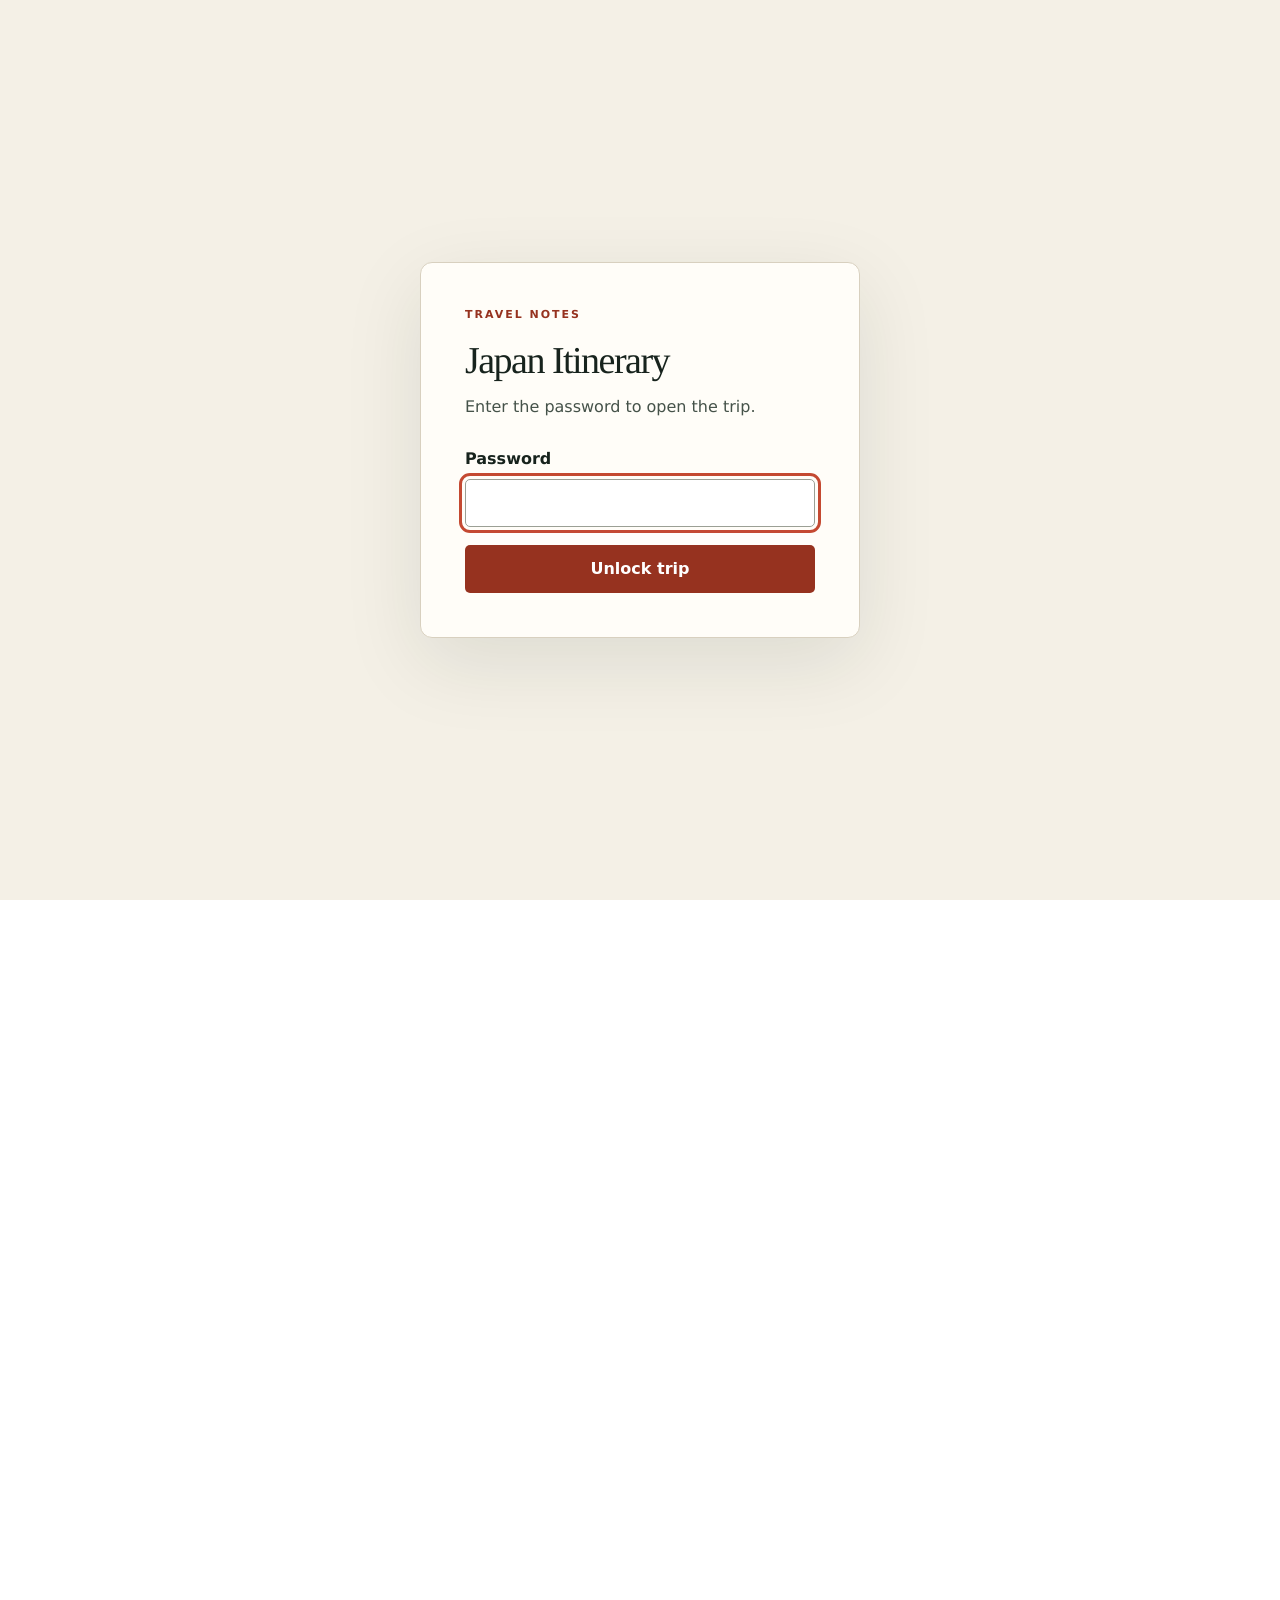
<file: examples/japan/index.html>
<!DOCTYPE html>
<!-- GENERATED FILE: edit data/*.yaml or src/*, then run ruby bin/build. -->
<html lang="en-AU">
<head>
<meta charset="utf-8"/>
<meta content="width=device-width, initial-scale=1" name="viewport"/>
<meta content="A traveler-controlled Japan activity shortlist showing what is scheduled and what else is nearby." name="description"/>
<meta content="Choose what matters. — Japan 2026 activity shortlist" property="og:title"/>
<meta content="Compare the itinerary with highly recommended nearby activities, then make your own picks." property="og:description"/>
<meta content="website" property="og:type"/>
<meta content="https://garcol123.github.io/itin-framework/og.png" property="og:image"/><meta content="summary_large_image" name="twitter:card"/>
<title>Japan Itinerary — Fri 23 Oct to Fri 6 Nov 2026</title>
<style>
html.trip-locked { overflow: hidden; }
html.trip-locked body { visibility: hidden; }
#trip-access-gate {
  visibility: visible;
  box-sizing: border-box;
  width: min(440px, calc(100% - 40px));
  max-height: calc(100dvh - 40px);
  padding: clamp(28px, 6vw, 44px);
  border: 1px solid #d8d0bf;
  border-radius: 12px;
  background: #fffdf8;
  color: #17231d;
  box-shadow: 0 24px 80px #17231d1a;
  font: 16px/1.5 system-ui, sans-serif;
}
#trip-access-gate::backdrop { background: #f4f0e6; }
#trip-access-gate .access-eyebrow {
  margin: 0 0 18px;
  color: #96321f;
  font-size: 11px;
  font-weight: 750;
  letter-spacing: .18em;
}
#trip-access-gate h1 { margin: 0 0 12px; font: 38px/1.1 Georgia, serif; letter-spacing: -.04em; }
#trip-access-gate .access-intro { margin: 0 0 28px; color: #455249; }
#trip-access-gate label { display: block; margin-bottom: 8px; font-weight: 650; }
#trip-access-gate input {
  box-sizing: border-box;
  width: 100%;
  min-height: 48px;
  padding: 10px 12px;
  border: 1px solid #9b9f95;
  border-radius: 5px;
  background: white;
  color: #17231d;
  font: inherit;
}
#trip-access-gate button {
  width: 100%;
  min-height: 48px;
  margin-top: 18px;
  border: 0;
  border-radius: 5px;
  background: #96321f;
  color: white;
  font: 650 16px/1.4 system-ui, sans-serif;
  cursor: pointer;
}
#trip-access-gate :focus-visible { outline: 3px solid #c44931; outline-offset: 3px; }
#trip-access-error { margin: 10px 0 0; color: #96321f; font-size: 14px; }

</style>
<script>
//<![CDATA[
(() => {
  const expected = "japan2026";
  const storageKey = "japan-2026-access-v1";
  const tripTitle = "Japan Itinerary";
  // A casual browser-side deterrent; the static source remains public.
  try {
    if (sessionStorage.getItem(storageKey) === expected) return;
  } catch (_) {
    // Unlocking still works when browser storage is disabled.
  }
  document.documentElement.classList.add('trip-locked');

  document.addEventListener('DOMContentLoaded', () => {
    const dialog = document.createElement('dialog');
    dialog.id = 'trip-access-gate';
    dialog.setAttribute('aria-labelledby', 'trip-access-title');
    dialog.setAttribute('aria-describedby', 'trip-access-intro');

    const eyebrow = document.createElement('p');
    eyebrow.className = 'access-eyebrow';
    eyebrow.textContent = 'TRAVEL NOTES';
    const title = document.createElement('h1');
    title.id = 'trip-access-title';
    title.textContent = tripTitle;
    const intro = document.createElement('p');
    intro.className = 'access-intro';
    intro.id = 'trip-access-intro';
    intro.textContent = 'Enter the password to open the trip.';

    const form = document.createElement('form');
    const label = document.createElement('label');
    label.htmlFor = 'trip-access-password';
    label.textContent = 'Password';
    const input = document.createElement('input');
    input.id = 'trip-access-password';
    input.type = 'password';
    input.autocomplete = 'current-password';
    input.required = true;
    input.autofocus = true;
    input.setAttribute('aria-describedby', 'trip-access-error');
    const error = document.createElement('p');
    error.id = 'trip-access-error';
    error.setAttribute('role', 'alert');
    error.hidden = true;
    error.textContent = 'That password is incorrect. Try again.';
    const button = document.createElement('button');
    button.type = 'submit';
    button.textContent = 'Unlock trip';

    form.append(label, input, error, button);
    dialog.append(eyebrow, title, intro, form);
    document.body.append(dialog);
    dialog.addEventListener('cancel', (event) => event.preventDefault());
    dialog.showModal();

    input.addEventListener('input', () => {
      input.removeAttribute('aria-invalid');
      error.hidden = true;
    });
    form.addEventListener('submit', (event) => {
      event.preventDefault();
      if (input.value !== expected) {
        error.hidden = false;
        input.setAttribute('aria-invalid', 'true');
        input.select();
        return;
      }
      try {
        sessionStorage.setItem(storageKey, expected);
      } catch (_) {
        // The current page can still be opened without persistent storage.
      }
      dialog.close();
      dialog.remove();
      document.documentElement.classList.remove('trip-locked');
      window.dispatchEvent(new Event('resize'));
      const heading = document.querySelector('main h1, header h1');
      if (heading) {
        heading.setAttribute('tabindex', '-1');
        heading.focus({ preventScroll: true });
      }
    });
  }, { once: true });

})();
//]]>
</script>

<link href="https://cdnjs.cloudflare.com/ajax/libs/font-awesome/6.5.2/css/all.min.css" rel="stylesheet"/>
<style>
:root {
      --ink: #050505;
      --muted: #555555;
      --paper: #ffffff;
      --card: #ffffff;
      --line: #111111;
      --line-soft: #d9d9d9;
      --accent: #000000;
      --accent-2: #000000;
      --gold: #000000;
      --shadow: none;
      --radius: 0;
    }

    * { box-sizing: border-box; }

    html { scroll-behavior: smooth; }

    body {
      margin: 0;
      color: var(--ink);
      font-family: Inter, ui-sans-serif, system-ui, -apple-system, BlinkMacSystemFont, "Segoe UI", sans-serif;
      line-height: 1.55;
      background: var(--paper);
      text-rendering: geometricPrecision;
    }

    a { color: inherit; }

    .skip-link {
      position: fixed;
      top: 8px;
      left: 8px;
      z-index: 20;
      padding: 9px 12px;
      border: 1px solid var(--line);
      background: var(--paper);
      color: var(--ink);
      font-weight: 700;
      transform: translateY(-160%);
    }

    .skip-link:focus { transform: translateY(0); }

    a:focus-visible,
    .button:focus-visible {
      outline: 2px solid var(--ink);
      outline-offset: 3px;
    }

    .page {
      width: min(1120px, calc(100% - 40px));
      margin: 0 auto;
    }

    .hero {
      padding: 84px 0 42px;
      position: relative;
      border-bottom: 1px solid var(--line);
      margin-bottom: 28px;
    }

    .hero::after { display: none; }

    .kicker {
      display: inline-flex;
      gap: 8px;
      align-items: center;
      padding: 7px 10px;
      border: 1px solid var(--line);
      border-radius: 0;
      color: var(--ink);
      background: transparent;
      font-weight: 700;
      letter-spacing: 0.12em;
      text-transform: uppercase;
      font-size: 0.72rem;
    }

    h1 {
      margin: 22px 0 0;
      max-width: 920px;
      font-family: inherit;
      font-size: clamp(3rem, 8vw, 7rem);
      line-height: 0.92;
      letter-spacing: -0.075em;
      font-weight: 760;
    }

    .subtitle {
      max-width: 760px;
      margin: 18px 0 0;
      color: var(--muted);
      font-size: clamp(1rem, 2vw, 1.18rem);
    }

    .hero-actions {
      display: flex;
      flex-wrap: wrap;
      gap: 10px;
      margin-top: 28px;
    }

    .button {
      display: inline-flex;
      align-items: center;
      justify-content: center;
      gap: 8px;
      padding: 11px 15px;
      border-radius: 0;
      border: 1px solid var(--line);
      background: var(--paper);
      text-decoration: none;
      font-weight: 700;
      box-shadow: none;
    }

    .button.primary {
      background: var(--ink);
      color: var(--paper);
      border-color: var(--ink);
    }

    .stats {
      display: grid;
      grid-template-columns: repeat(3, minmax(0, 1fr));
      gap: 0;
      margin: 0 0 28px;
      border-top: 1px solid var(--line);
      border-left: 1px solid var(--line);
    }

    .stat {
      padding: 18px;
      background: var(--card);
      border-right: 1px solid var(--line);
      border-bottom: 1px solid var(--line);
      border-radius: 0;
      box-shadow: none;
      backdrop-filter: none;
    }

    .stat strong {
      display: block;
      font-size: 1.35rem;
      letter-spacing: -0.03em;
      font-weight: 760;
    }

    .stat span {
      color: var(--muted);
      font-size: 0.82rem;
      letter-spacing: 0.02em;
    }

    .route-card {
      margin: 0 0 30px;
      padding: 20px;
      background: var(--card);
      border: 1px solid var(--line);
      border-radius: 0;
      box-shadow: none;
    }

    .route-card h2 {
      margin: 0 0 14px;
      font-size: 0.74rem;
      color: var(--muted);
      text-transform: uppercase;
      letter-spacing: 0.16em;
      font-family: inherit;
      font-weight: 760;
    }

    .route {
      display: flex;
      flex-wrap: wrap;
      gap: 8px 10px;
      align-items: center;
      font-weight: 700;
    }

    .route .descriptor { display: none; }

    .route-arrow {
      color: var(--ink);
      opacity: 0.45;
    }

    .rail-legend {
      display: flex;
      flex-wrap: wrap;
      gap: 8px 18px;
      align-items: center;
      margin: 0 0 18px;
      padding: 10px 12px;
      border: 1px solid var(--line-soft);
      color: var(--muted);
      font-size: 0.78rem;
    }

    .rail-legend strong {
      color: var(--ink);
      text-transform: uppercase;
      letter-spacing: 0.1em;
      font-size: 0.68rem;
    }

    .day-nav {
      position: sticky;
      top: 0;
      z-index: 5;
      display: flex;
      gap: 8px;
      overflow-x: auto;
      padding: 12px 0;
      margin: 0 0 22px;
      background: rgba(255, 255, 255, 0.96);
      border-bottom: 1px solid var(--line-soft);
      backdrop-filter: blur(10px);
      scrollbar-width: thin;
    }

    .day-nav a {
      flex: 0 0 auto;
      display: inline-flex;
      align-items: center;
      gap: 8px;
      padding: 8px 11px;
      border-radius: 0;
      border: 1px solid var(--line-soft);
      background: var(--paper);
      text-decoration: none;
      font-weight: 700;
      font-size: 0.82rem;
      color: var(--ink);
      transition: border-color 160ms ease, background 160ms ease;
    }

    .day-nav a:hover {
      border-color: var(--line);
      background: #f7f7f7;
    }

    .day-nav span {
      display: inline-grid;
      place-items: center;
      width: 22px;
      height: 22px;
      border-radius: 0;
      background: var(--ink);
      color: var(--paper);
      font-size: 0.72rem;
      font-weight: 760;
    }

    .notice {
      margin: 0 0 22px;
      padding: 14px 16px;
      background: #f7f7f7;
      border: 1px solid var(--line-soft);
      border-radius: 0;
      color: var(--ink);
    }

    .itinerary {
      display: grid;
      gap: 18px;
      padding-bottom: 56px;
    }

    .day-card {
      overflow: hidden;
      background: var(--card);
      border: 1px solid var(--line);
      border-radius: 0;
      box-shadow: none;
    }

    .day-card__topline {
      display: flex;
      align-items: flex-start;
      justify-content: space-between;
      gap: 20px;
      padding: 22px 24px;
      background: var(--card);
      border-bottom: 1px solid var(--line);
    }

    .eyebrow {
      margin: 0 0 5px;
      color: var(--muted);
      text-transform: uppercase;
      letter-spacing: 0.16em;
      font-weight: 760;
      font-size: 0.72rem;
    }

    .day-card h2 {
      margin: 0;
      font-family: inherit;
      font-size: clamp(1.5rem, 3vw, 2.05rem);
      letter-spacing: -0.045em;
      font-weight: 740;
    }

    .pace-summary {
      display: flex;
      flex-wrap: wrap;
      align-items: center;
      gap: 6px 12px;
      margin-top: 10px;
      color: var(--muted);
      font-size: 0.78rem;
      font-weight: 650;
    }

    .pace-badge {
      display: inline-flex;
      padding: 0.2em 0.58em;
      border: 1px solid currentColor;
      border-radius: 999px;
      letter-spacing: 0.08em;
      font-size: 0.7rem;
      font-weight: 820;
    }

    .pace-badge--green { color: #356a3b; background: #edf7ef; }
    .pace-badge--amber { color: #8a5a00; background: #fff7df; }
    .pace-badge--red { color: #9a3030; background: #fff0f0; }
    .pace-badge--logistics { color: var(--muted); background: #f4f4f4; }

    .sleep-badge {
      flex: 0 1 390px;
      padding: 0 0 0 18px;
      border-radius: 0;
      background: transparent;
      border: 0;
      border-left: 1px solid var(--line-soft);
      text-align: right;
      color: var(--ink);
      font-weight: 700;
    }

    .sleep-badge > span:first-child {
      display: block;
      margin-bottom: 3px;
      color: var(--muted);
      font-size: 0.68rem;
      text-transform: uppercase;
      letter-spacing: 0.16em;
      font-weight: 760;
    }

    .sleep-badge .descriptor {
      display: block;
      margin-left: 0;
      font-weight: 450;
      font-size: 0.82rem;
    }

    .timeline {
      list-style: none;
      margin: 0;
      padding: 6px 24px 18px;
    }

    .timeline-item {
      display: grid;
      grid-template-columns: 132px 1fr;
      gap: 20px;
      position: relative;
      padding: 18px 0;
      border-bottom: 1px solid var(--line-soft);
    }

    .timeline-item:last-child { border-bottom: none; }

    .timeline-item.matcha-block {
      margin: 0 -12px;
      padding: 18px 12px;
      background: #edf6e5;
      border-left: 4px solid #5f7f2a;
    }

    .timeline-item.matcha-block time { color: #3f5f1f; }

    .timeline-item.matcha-block .place-link { border-bottom-color: #3f5f1f; }

    .timeline-item time {
      color: var(--ink);
      font-weight: 760;
      letter-spacing: -0.02em;
      white-space: normal;
      overflow-wrap: anywhere;
      font-variant-numeric: tabular-nums;
    }

    .activity-text { min-width: 0; }

    .rail-symbols {
      display: inline-block;
      margin-right: 0.45em;
      white-space: nowrap;
    }

    .timeline-content { min-width: 0; }

    .meal-recommendations {
      margin-top: 10px;
      border: 1px solid var(--line-soft);
      background: #fafafa;
    }
    .meal-recommendations summary {
      display: flex;
      flex-wrap: wrap;
      align-items: baseline;
      gap: 5px 10px;
      padding: 9px 11px;
      cursor: pointer;
      font-size: 0.78rem;
      list-style-position: inside;
    }
    .meal-recommendations summary:hover { background: #f1f1f1; }
    .meal-recommendations summary:focus-visible { outline: 2px solid var(--ink); outline-offset: 2px; }
    .meal-recommendations summary strong { font-size: 0.84rem; }
    .meal-recommendations summary > span:last-child { color: var(--muted); }
    .meal-summary-count { font-weight: 800; text-transform: uppercase; letter-spacing: 0.06em; font-size: 0.66rem; }
    .meal-recommendations__body { padding: 0 11px 11px; border-top: 1px solid var(--line-soft); }
    .meal-pick-list { margin: 0; padding: 0; list-style: none; }
    .meal-pick { display: grid; grid-template-columns: 24px 1fr; gap: 9px; padding: 11px 0; border-bottom: 1px solid var(--line-soft); }
    .meal-pick:last-child { border-bottom: 0; }
    .meal-pick__rank { display: grid; place-items: center; width: 22px; height: 22px; border: 1px solid var(--line); font-size: 0.72rem; font-weight: 850; }
    .meal-pick__content { min-width: 0; }
    .meal-pick__content p { margin: 5px 0 0; color: var(--muted); font-size: 0.76rem; line-height: 1.42; }
    .meal-pick__title { display: flex; flex-wrap: wrap; align-items: center; gap: 5px 8px; }
    .meal-pick__links { display: inline-flex; gap: 8px; margin-left: auto; }
    .meal-pick__links a { font-size: 0.7rem; font-weight: 750; }
    .best-chip { padding: 2px 5px; color: #356a3b; border: 1px solid #79a67e; background: #edf7ef; font-size: 0.62rem; font-weight: 800; text-transform: uppercase; letter-spacing: 0.06em; }
    .meal-chips { display: flex; flex-wrap: wrap; gap: 4px; margin-top: 6px; }
    .meal-chips span { padding: 2px 6px; border: 1px solid var(--line-soft); background: white; color: var(--muted); font-size: 0.65rem; text-transform: capitalize; }
    .meal-order strong { color: var(--ink); }
    .meal-spend { display: flex; flex-wrap: wrap; align-items: baseline; gap: 5px 9px; }
    .meal-spend strong { color: var(--accent); font-size: 0.78rem; }
    .meal-spend span { font-size: 0.68rem; text-transform: capitalize; }
    .meal-evidence { font-weight: 750; }
    .meal-evidence--verified::before { content: "✓ "; color: #356a3b; }
    .meal-evidence--provisional::before { content: "△ "; color: #8a5a00; }

    .place-link {
      color: var(--ink);
      font-weight: 760;
      text-decoration: none;
      border-bottom: 1px solid var(--ink);
      transition: background 160ms ease, border-color 160ms ease;
    }

    .place-link:hover {
      color: var(--ink);
      border-color: transparent;
      background: #eeeeee;
    }

    .descriptor {
      margin-left: 0.28em;
      color: var(--muted);
      font-size: 0.93em;
      font-weight: 430;
    }

    .activity-text .descriptor,
    .sleep-badge .descriptor {
      display: none;
    }

    .activity-text .descriptor.is-open,
    .sleep-badge .descriptor.is-open {
      display: inline-block;
      margin: 0.12em 0.15em 0.12em 0.35em;
      padding: 0.16em 0.6em;
      border: 1px solid var(--line-soft);
      border-radius: 8px;
      background: #f7f7f7;
      color: var(--muted);
      font-size: 0.78em;
      line-height: 1.35;
      vertical-align: baseline;
    }

    .place-note-trigger {
      display: inline;
    }

    .place-note-trigger .place-link {
      overflow-wrap: anywhere;
    }

    .info-button {
      display: inline-grid;
      place-items: center;
      width: 1.15em;
      height: 1.15em;
      margin-left: 0.22em;
      padding: 0;
      border: 0;
      background: transparent;
      color: var(--muted);
      font-size: 0.9em;
      line-height: 1;
      cursor: pointer;
      vertical-align: -0.08em;
    }

    .info-button .fa-circle-info { display: block; }

    .info-button:hover,
    .info-button:focus-visible {
      color: var(--ink);
    }

    .info-button:focus-visible {
      outline: 2px solid var(--ink);
      outline-offset: 2px;
    }

    .official-link {
      color: var(--ink);
      font-weight: 700;
      text-decoration: none;
      border-bottom: 1px solid var(--ink);
    }

    .official-link:hover {
      background: #eeeeee;
      border-color: transparent;
    }

    .footer {
      padding: 28px 0 48px;
      color: var(--muted);
      text-align: center;
      font-size: 0.88rem;
      border-top: 1px solid var(--line-soft);
    }


    @media (max-width: 640px) {
      .page {
        width: calc(100% - 24px);
      }

      .stats {
        grid-template-columns: 1fr;
      }

      .day-card__topline {
        flex-direction: column;
        gap: 12px;
        padding: 18px 16px;
      }

      .sleep-badge {
        flex: 1 1 auto;
        width: 100%;
        padding-left: 0;
        border-left: 0;
        text-align: left;
      }

      .timeline {
        padding: 4px 16px 14px;
      }

      .timeline-item {
        grid-template-columns: 1fr;
        gap: 6px;
      }

      .timeline-item time {
        white-space: normal;
      }

      .meal-recommendations summary { display: grid; grid-template-columns: auto 1fr; }
      .meal-recommendations summary > span:last-child { grid-column: 2; }
      .meal-pick__links { width: 100%; margin-left: 0; }

      .activity-text,
      .sleep-badge {
        overflow-wrap: anywhere;
      }
    }

    @media print {
      body { background: white; }
      .hero-actions, .day-nav { display: none; }
      .hero { padding-top: 28px; }
      .day-card { break-inside: avoid; box-shadow: none; }
      .place-link, .official-link { border-bottom: none; }
    }
    .alternatives {
      margin: 0 24px 22px;
      padding: 16px 18px;
      border: 1px solid var(--line-soft);
      border-left: 4px solid var(--muted);
      background: #f7f7f7;
    }

    .alternatives h3 {
      margin: 0 0 10px;
      font-size: 0.78rem;
      letter-spacing: 0.12em;
      text-transform: uppercase;
    }

    .alternatives ul {
      display: grid;
      gap: 12px;
      margin: 0;
      padding: 0;
      list-style: none;
    }

    .alternative-time {
      display: block;
      margin-bottom: 3px;
      color: var(--muted);
      font-size: 0.76rem;
      font-weight: 700;
    }

    @media (max-width: 640px) {
      .alternatives { margin: 0 16px 18px; }
    }


    .flight-card h2 {
      display: flex;
      align-items: baseline;
      justify-content: space-between;
      gap: 14px;
    }

    .flight-local {
      color: var(--muted);
      font-size: 0.68rem;
      letter-spacing: 0.08em;
      text-transform: none;
      font-weight: 600;
    }

    .flight-grid {
      display: grid;
      grid-template-columns: repeat(2, minmax(0, 1fr));
      border-top: 1px solid var(--line-soft);
      border-left: 1px solid var(--line-soft);
    }

    .flight-leg {
      padding: 16px;
      border-right: 1px solid var(--line-soft);
      border-bottom: 1px solid var(--line-soft);
    }

    .flight-leg strong,
    .flight-leg span {
      display: block;
    }

    .flight-leg strong {
      margin: 3px 0 4px;
      font-size: 1.08rem;
      letter-spacing: -0.02em;
    }

    .flight-leg > span {
      color: var(--muted);
      font-size: 0.84rem;
    }

    .flight-date {
      color: var(--muted);
      font-size: 0.7rem;
      font-weight: 760;
      letter-spacing: 0.12em;
      text-transform: uppercase;
    }

    @media (max-width: 640px) {
      .flight-grid { grid-template-columns: 1fr; }
      .flight-card h2 { align-items: flex-start; flex-direction: column; gap: 3px; }
    }

</style>
</head>
<body>
<a class="skip-link" href="#itinerary">Skip to itinerary</a>
<main class="page">
<header class="hero" id="top">
<div class="kicker">Fri 23 Oct to Fri 6 Nov</div>
<h1>Japan Itinerary</h1>
<div class="hero-actions"><a class="button primary" href="activity-options.html">Choose activities</a><a class="button" href="journey-map.html">Explore journey map</a></div>
</header>
<section aria-label="Trip summary" class="stats">
<div class="stat"><strong>15</strong><span>itinerary days</span></div>
<div class="stat"><strong>5</strong><span>overnight bases</span></div>
<div class="stat"><strong>2</strong><span>overnight flights</span></div>
</section>
<section aria-label="Confirmed flights" class="route-card flight-card">
<h2>Confirmed flights <span class="flight-local">All times local</span></h2>
<div class="flight-grid">
<div class="flight-leg">
<div class="flight-date">Fri 23 → Sat 24 Oct 2026</div>
<strong>SYD 21:30 <span class="route-arrow">→</span> NRT 12:00</strong>
<span>Sydney Kingsford Smith Airport to Narita International Airport · overnight</span>
</div>
<div class="flight-leg">
<div class="flight-date">Fri 6 → Sat 7 Nov 2026</div>
<strong>KIX 19:00 <span class="route-arrow">→</span> SYD 13:35</strong>
<span>Kansai International Airport to Sydney Kingsford Smith Airport · overnight</span>
</div>
</div>
</section>
<section aria-label="Route overview" class="route-card">
<h2>Route overview</h2>
<div class="route"><a class="place-link" href="https://www.google.com/search?q=Tokyo" rel="noopener noreferrer" target="_blank">Tokyo</a><span class="descriptor">(Shimbashi/Ginza planning base for Tokyo&#39;s temples, food, fashion, and art)</span> <span class="route-arrow">→</span> <a class="place-link" href="https://www.google.com/search?q=Kanazawa" rel="noopener noreferrer" target="_blank">Kanazawa</a><span class="descriptor">(garden, craft, seafood, and samurai-era city)</span> <span class="route-arrow">→</span> <a class="place-link" href="https://www.visitkaga.jp/discover-kaga/onsen/yamanaka-onsen" rel="noopener noreferrer" target="_blank">Yamanaka Onsen</a><span class="descriptor">(historic Kaga hot-spring town beside Kakusenkei Gorge)</span> <span class="route-arrow">→</span> <a class="place-link" href="https://www.google.com/search?q=Kyoto" rel="noopener noreferrer" target="_blank">Kyoto</a><span class="descriptor">(former imperial capital famous for temples and old lanes)</span> <span class="route-arrow">→</span> <a class="place-link" href="https://www.google.com/search?q=Nara" rel="noopener noreferrer" target="_blank">Nara</a><span class="descriptor">(ancient capital known for deer, shrines, and giant temples)</span> <span class="route-arrow">→</span> <a class="place-link" href="https://www.google.com/search?q=Uji" rel="noopener noreferrer" target="_blank">Uji</a><span class="descriptor">(matcha-famous tea town with Byodoin and riverside walks)</span> <span class="route-arrow">→</span> <a class="place-link" href="https://www.google.com/search?q=Kyoto" rel="noopener noreferrer" target="_blank">Kyoto</a><span class="descriptor">(former imperial capital famous for temples and old lanes)</span> <span class="route-arrow">→</span> <a class="place-link" href="https://www.google.com/search?q=Osaka" rel="noopener noreferrer" target="_blank">Osaka</a><span class="descriptor">(food-loving city known for nightlife and street energy)</span> <span class="route-arrow">→</span> <a class="place-link" href="https://www.google.com/search?q=Himeji" rel="noopener noreferrer" target="_blank">Himeji</a><span class="descriptor">(castle city west of Kobe)</span> <span class="route-arrow">→</span> <a class="place-link" href="https://www.google.com/search?q=Osaka" rel="noopener noreferrer" target="_blank">Osaka</a><span class="descriptor">(food-loving city known for nightlife and street energy)</span></div>
</section>
<aside class="rail-legend" aria-label="Train symbol key"><strong>Train key</strong><span><span aria-hidden="true">🚅</span> Shinkansen (bullet train)</span><span><span aria-hidden="true">🚂</span> Regular train</span></aside>
<nav aria-label="Jump to day" class="day-nav">
<a href="#day-1"><span>1</span> Fri 23 Oct</a>
<a href="#day-2"><span>2</span> Sat 24 Oct</a>
<a href="#day-3"><span>3</span> Sun 25 Oct</a>
<a href="#day-4"><span>4</span> Mon 26 Oct</a>
<a href="#day-5"><span>5</span> Tue 27 Oct</a>
<a href="#day-6"><span>6</span> Wed 28 Oct</a>
<a href="#day-7"><span>7</span> Thu 29 Oct</a>
<a href="#day-8"><span>8</span> Fri 30 Oct</a>
<a href="#day-9"><span>9</span> Sat 31 Oct</a>
<a href="#day-10"><span>10</span> Sun 1 Nov</a>
<a href="#day-11"><span>11</span> Mon 2 Nov</a>
<a href="#day-12"><span>12</span> Tue 3 Nov — Culture Day</a>
<a href="#day-13"><span>13</span> Wed 4 Nov</a>
<a href="#day-14"><span>14</span> Thu 5 Nov</a>
<a href="#day-15"><span>15</span> Fri 6 Nov</a>
</nav>
<section class="itinerary" id="itinerary" aria-label="Daily itinerary">
<article class="day-card" id="day-1">
<div class="day-card__topline">
<div><p class="eyebrow">Day 1</p><h2>Fri 23 Oct</h2><div class="pace-summary"><span class="pace-badge pace-badge--logistics">LOGISTICS</span><span>3h span</span><span>0m travel</span><span>0 major anchors</span><span>45m slack</span></div></div>
<div class="sleep-badge"><span>Sleep base</span>Overnight flight</div>
</div>
<ol class="timeline">
<li class="timeline-item" data-activity-id="day-01-01"><time datetime="2026-10-23T18:30">By 18:30</time><div class="timeline-content"><div class="activity-text">Arrive at <span class="place-note-trigger"><a class="place-link" href="https://www.sydneyairport.com.au/" rel="noopener noreferrer" target="_blank">Sydney Airport T1 International</a><button class="info-button" type="button" aria-label="About Sydney Airport T1 International" aria-expanded="false" aria-controls="place-note-1"><i class="fa-solid fa-circle-info" aria-hidden="true"></i></button></span><span class="descriptor" id="place-note-1" role="tooltip">(Sydney’s international terminal)</span>. This is three hours before departure; use any earlier airline-specific reporting time if advised.</div>
</div></li>
<li class="timeline-item international-flight-protection" data-activity-id="day-01-airport-processing"><time datetime="2026-10-23T18:30">18:30–19:30</time><div class="timeline-content"><div class="activity-text">Check in, drop bags, clear security and outbound border processing. Keep passports, boarding passes and Japan arrival information accessible.</div>
</div></li>
<li class="timeline-item" data-activity-id="day-01-02"><time datetime="2026-10-23T19:30">19:30–20:30</time><div class="timeline-content"><div class="activity-text">Have dinner airside after completing departure processing. Keep this flight-day meal to a full hour, then move toward the gate without rushing.</div>
<details class="meal-recommendations">
<summary><span class="meal-summary-count">3 nearby options</span><strong>PappaRich Sydney T1</strong><span>4 min walk · 50 min stay</span></summary>
<div class="meal-recommendations__body">
<ol class="meal-pick-list">
<li class="meal-pick">
<div class="meal-pick__rank" aria-label="Rank 1">1</div>
<div class="meal-pick__content">
<div class="meal-pick__title"><strong>PappaRich Sydney T1</strong><span class="best-chip">Recommended</span><span class="meal-pick__links"><a href="https://www.openstreetmap.org/?mlat=-33.94015&amp;mlon=151.16625#map=19/-33.94015/151.16625" rel="noopener noreferrer" target="_blank">Map ↗</a><a href="https://www.sydneyairport.com.au/eat/papparich/" rel="noopener noreferrer" target="_blank">Menu/source ↗</a></span></div>
<div class="meal-chips"><span>4 min walk · 300 m</span><span>+2 min detour</span><span>Queue ~10 min</span><span>midrange</span><span>not required</span></div>
<p>Independently shortlisted for this exact 19:30–20:30 window; the published service window overlaps the meal and the venue stays on the day&#39;s travel corridor.</p>
<p class="meal-hours"><strong>Window check:</strong> Friday 07:00–22:00 · verified</p><p class="meal-order"><strong>Order for two:</strong> 1× Nasi lemak (A$24) · 1× Roti canai (A$16) · 1× Teh tarik (A$6) to share</p>
<p class="meal-spend"><strong>Est. ¥5,177 · A$46.00 total</strong><span>Food only · provisional</span></p>
<p class="meal-evidence meal-evidence--verified">Provisional — re-check</p>
</div>
</li>
<li class="meal-pick">
<div class="meal-pick__rank" aria-label="Rank 2">2</div>
<div class="meal-pick__content">
<div class="meal-pick__title"><strong>BARista Sydney T1</strong><span class="meal-pick__links"><a href="https://www.openstreetmap.org/?mlat=-33.9399&amp;mlon=151.1666#map=19/-33.9399/151.1666" rel="noopener noreferrer" target="_blank">Map ↗</a><a href="https://www.sydneyairport.com.au/eat/BARista" rel="noopener noreferrer" target="_blank">Menu/source ↗</a></span></div>
<div class="meal-chips"><span>7 min walk · 525 m</span><span>+6 min detour</span><span>Queue ~10 min</span><span>budget</span><span>not required</span></div>
<p>Independently shortlisted for this exact 19:30–20:30 window; the published service window overlaps the meal and the venue stays on the day&#39;s travel corridor.</p>
<p class="meal-hours"><strong>Window check:</strong> Friday 06:00–22:00 · verified</p><p class="meal-order"><strong>Order for two:</strong> 1× Beef burger with fries (A$19) · 1× Chicken burger with fries (A$19)</p>
<p class="meal-spend"><strong>Est. ¥4,277 · A$38.00 total</strong><span>Food only · provisional</span></p>
<p class="meal-evidence meal-evidence--verified">Provisional — re-check</p>
</div>
</li>
<li class="meal-pick">
<div class="meal-pick__rank" aria-label="Rank 3">3</div>
<div class="meal-pick__content">
<div class="meal-pick__title"><strong>Coopers Alehouse Sydney T1</strong><span class="meal-pick__links"><a href="https://www.openstreetmap.org/?mlat=-33.93965&amp;mlon=151.16695#map=19/-33.93965/151.16695" rel="noopener noreferrer" target="_blank">Map ↗</a><a href="https://www.sydneyairport.com.au/eat/coopers-alehouse" rel="noopener noreferrer" target="_blank">Menu/source ↗</a></span></div>
<div class="meal-chips"><span>10 min walk · 750 m</span><span>+10 min detour</span><span>Queue ~10 min</span><span>midrange</span><span>not required</span></div>
<p>Independently shortlisted for this exact 19:30–20:30 window; the published service window overlaps the meal and the venue stays on the day&#39;s travel corridor.</p>
<p class="meal-hours"><strong>Window check:</strong> Friday evening service · provisional</p><p class="meal-order"><strong>Order for two:</strong> 1× Chicken schnitzel (A$29) · 1× Fish and chips (A$29)</p>
<p class="meal-spend"><strong>Est. ¥6,528 · A$58.00 total</strong><span>Food only · provisional</span></p>
<p class="meal-evidence meal-evidence--verified">Provisional — re-check</p>
</div>
</li>
</ol>
</div>
</details>
</div></li>
<li class="timeline-item international-flight-protection" data-activity-id="day-01-gate-buffer"><time datetime="2026-10-23T20:30">20:30–20:45</time><div class="timeline-content"><div class="activity-text">Walk to the gate and keep the remaining time clear for boarding instructions.</div>
</div></li>
<li class="timeline-item" data-activity-id="day-01-03"><time datetime="2026-10-23T21:30">21:30</time><div class="timeline-content"><div class="activity-text">Depart <span class="place-note-trigger"><a class="place-link" href="https://www.google.com/search?q=Sydney+Kingsford+Smith+Airport" rel="noopener noreferrer" target="_blank">SYD</a><button class="info-button" type="button" aria-label="About SYD" aria-expanded="false" aria-controls="place-note-2"><i class="fa-solid fa-circle-info" aria-hidden="true"></i></button></span><span class="descriptor" id="place-note-2" role="tooltip">(Sydney Kingsford Smith Airport)</span> for <span class="place-note-trigger"><a class="place-link" href="https://www.google.com/search?q=Narita+International+Airport" rel="noopener noreferrer" target="_blank">NRT</a><button class="info-button" type="button" aria-label="About NRT" aria-expanded="false" aria-controls="place-note-3"><i class="fa-solid fa-circle-info" aria-hidden="true"></i></button></span><span class="descriptor" id="place-note-3" role="tooltip">(Narita International Airport)</span>. Overnight flight.</div>
</div></li>
</ol>
</article>
<article class="day-card" id="day-2">
<div class="day-card__topline">
<div><p class="eyebrow">Day 2</p><h2>Sat 24 Oct</h2><div class="pace-summary"><span class="pace-badge pace-badge--green">GREEN</span><span>8h 15m span</span><span>2h 30m travel</span><span>0 major anchors</span><span>1h 30m slack</span></div></div>
<div class="sleep-badge"><span>Sleep base</span><span class="place-note-trigger"><a class="place-link" href="https://www.google.com/search?q=Tokyo" rel="noopener noreferrer" target="_blank">Tokyo</a><button class="info-button" type="button" aria-label="About Tokyo" aria-expanded="false" aria-controls="place-note-4"><i class="fa-solid fa-circle-info" aria-hidden="true"></i></button></span><span class="descriptor" id="place-note-4" role="tooltip">(Shimbashi/Ginza planning base for Tokyo&#39;s temples, food, fashion, and art)</span> · <span class="place-note-trigger"><a class="place-link" href="https://sotetsu-hotels.com/fresa-inn/ginza7/" rel="noopener noreferrer" target="_blank">Sotetsu Fresa Inn Ginza-Nanachome</a><button class="info-button" type="button" aria-label="About Sotetsu Fresa Inn Ginza-Nanachome" aria-expanded="false" aria-controls="place-note-5"><i class="fa-solid fa-circle-info" aria-hidden="true"></i></button></span><span class="descriptor" id="place-note-5" role="tooltip">(Value-focused private rooms between Ginza and Shimbashi, close to the itinerary&#39;s required base.)</span></div>
</div>
<ol class="timeline">
<li class="timeline-item" data-activity-id="day-02-01"><time datetime="2026-10-24T12:00">12:00</time><div class="timeline-content"><div class="activity-text">Arrive at <span class="place-note-trigger"><a class="place-link" href="https://www.narita-airport.jp/en/" rel="noopener noreferrer" target="_blank">Narita International Airport</a><button class="info-button" type="button" aria-label="About Narita International Airport" aria-expanded="false" aria-controls="place-note-6"><i class="fa-solid fa-circle-info" aria-hidden="true"></i></button></span><span class="descriptor" id="place-note-6" role="tooltip">(Tokyo’s major international airport east of the city)</span>.</div>
</div></li>
<li class="timeline-item" data-activity-id="day-02-02"><time datetime="2026-10-24T12:00">12:00–13:45</time><div class="timeline-content"><div class="activity-text">Immigration, baggage collection and customs. Buy or collect any reserved airport-train ticket only after clearing arrivals, so a flight or border-processing delay does not create pressure.</div>
</div></li>
<li class="timeline-item" data-activity-id="day-02-03"><time datetime="2026-10-24T13:45">13:45–15:45</time><div class="timeline-content"><div class="activity-text"><span class="rail-symbols" role="img" aria-label="regular train" title="regular train">🚂</span>Transfer to <span class="place-note-trigger"><a class="place-link" href="https://sotetsu-hotels.com/fresa-inn/ginza7/" rel="noopener noreferrer" target="_blank">Sotetsu Fresa Inn Ginza-Nanachome</a><button class="info-button" type="button" aria-label="About Sotetsu Fresa Inn Ginza-Nanachome" aria-expanded="false" aria-controls="place-note-7"><i class="fa-solid fa-circle-info" aria-hidden="true"></i></button></span><span class="descriptor" id="place-note-7" role="tooltip">(Value-focused private rooms between Ginza and Shimbashi, close to the itinerary&#39;s required base.)</span>. Use the <span class="place-note-trigger"><a class="place-link" href="https://www.jreast.co.jp/en/multi/nex/" rel="noopener noreferrer" target="_blank">Narita Express</a><button class="info-button" type="button" aria-label="About Narita Express" aria-expanded="false" aria-controls="place-note-8"><i class="fa-solid fa-circle-info" aria-hidden="true"></i></button></span><span class="descriptor" id="place-note-8" role="tooltip">(direct reserved train to Tokyo, Shibuya and Shinjuku)</span> for Tokyo Station, then continue locally to Ginza. The <span class="place-note-trigger"><a class="place-link" href="https://www.keisei.co.jp/keisei/tetudou/skyliner/us/" rel="noopener noreferrer" target="_blank">Keisei Skyliner</a><button class="info-button" type="button" aria-label="About Keisei Skyliner" aria-expanded="false" aria-controls="place-note-9"><i class="fa-solid fa-circle-info" aria-hidden="true"></i></button></span><span class="descriptor" id="place-note-9" role="tooltip">(fast reserved train to Ueno/Nippori)</span> remains a fallback through Ueno. Drop bags if the room is not ready.</div>
</div></li>
<li class="timeline-item" data-activity-id="day-02-03-recovery"><time datetime="2026-10-24T15:45">15:45–17:15</time><div class="timeline-content"><div class="activity-text">Check in, shower and protect 90 minutes of post-flight recovery. If the flight or border processing is late, this absorbs the delay and the YONEX visit shortens or disappears without affecting dinner.</div>
</div></li>
<li class="timeline-item" data-activity-id="day-02-04"><time datetime="2026-10-24T17:15">17:15–17:30</time><div class="timeline-content"><div class="activity-text">Walk about 11 minutes from <span class="place-note-trigger"><a class="place-link" href="https://sotetsu-hotels.com/fresa-inn/ginza7/" rel="noopener noreferrer" target="_blank">Sotetsu Fresa Inn Ginza-Nanachome</a><button class="info-button" type="button" aria-label="About Sotetsu Fresa Inn Ginza-Nanachome" aria-expanded="false" aria-controls="place-note-10"><i class="fa-solid fa-circle-info" aria-hidden="true"></i></button></span><span class="descriptor" id="place-note-10" role="tooltip">(Value-focused private rooms between Ginza and Shimbashi, close to the itinerary&#39;s required base.)</span> to the YONEX showroom beside Shimbashi Station; the 15-minute window retains a small navigation buffer.</div>
</div></li>
<li class="timeline-item" data-activity-id="day-02-04-visit"><time datetime="2026-10-24T17:30">17:30–18:30</time><div class="timeline-content"><div class="activity-text"><span class="place-note-trigger"><a class="place-link" href="https://www.yonex-showroom.com/tokyo-showroom/en/" rel="noopener noreferrer" target="_blank">YONEX Tokyo Showroom</a><button class="info-button" type="button" aria-label="About YONEX Tokyo Showroom" aria-expanded="false" aria-controls="place-note-11"><i class="fa-solid fa-circle-info" aria-hidden="true"></i></button></span><span class="descriptor" id="place-note-11" role="tooltip">(official Yonex flagship showroom beside Shimbashi Station)</span>. Browse Japanese-market racquets, shoes, apparel and accessories without turning the first evening into a cross-city outing. Skip it if arrival is delayed; do not book a timed observation deck on arrival day.</div>
</div></li>
<li class="timeline-item" data-activity-id="day-02-04-return"><time datetime="2026-10-24T18:30">18:30–18:45</time><div class="timeline-content"><div class="activity-text">Walk about 11 minutes back to <span class="place-note-trigger"><a class="place-link" href="https://sotetsu-hotels.com/fresa-inn/ginza7/" rel="noopener noreferrer" target="_blank">Sotetsu Fresa Inn Ginza-Nanachome</a><button class="info-button" type="button" aria-label="About Sotetsu Fresa Inn Ginza-Nanachome" aria-expanded="false" aria-controls="place-note-12"><i class="fa-solid fa-circle-info" aria-hidden="true"></i></button></span><span class="descriptor" id="place-note-12" role="tooltip">(Value-focused private rooms between Ginza and Shimbashi, close to the itinerary&#39;s required base.)</span>, retaining the protected 15-minute window.</div>
</div></li>
<li class="timeline-item" data-activity-id="day-02-05"><time datetime="2026-10-24T18:45">18:45–20:15</time><div class="timeline-content"><div class="activity-text">Easy dinner near the hotel, then an early night. Do not cross Tokyo for a specific nightlife district after the overnight flight.</div>
<details class="meal-recommendations">
<summary><span class="meal-summary-count">3 nearby options</span><strong>Beer Hall Lion Ginza 7-chome</strong><span>2 min walk · 50 min stay</span></summary>
<div class="meal-recommendations__body">
<ol class="meal-pick-list">
<li class="meal-pick">
<div class="meal-pick__rank" aria-label="Rank 1">1</div>
<div class="meal-pick__content">
<div class="meal-pick__title"><strong>Beer Hall Lion Ginza 7-chome</strong><span class="best-chip">Recommended</span><span class="meal-pick__links"><a href="https://www.openstreetmap.org/?mlat=35.66875&amp;mlon=139.76315#map=19/35.66875/139.76315" rel="noopener noreferrer" target="_blank">Map ↗</a><a href="https://www.ginzalion.jp/shop/brand/lion/shop1.html" rel="noopener noreferrer" target="_blank">Menu/source ↗</a></span></div>
<div class="meal-chips"><span>2 min walk · 101 m</span><span>+2 min detour</span><span>Queue ~10 min</span><span>midrange</span><span>not required</span></div>
<p>Independently shortlisted for this exact 18:45–20:15 window; the published service window overlaps the meal and the venue stays on the day&#39;s travel corridor.</p>
<p class="meal-hours"><strong>Window check:</strong> Saturday 11:30–22:00 · verified</p><p class="meal-order"><strong>Order for two:</strong> 1× Roast beef (¥2480) · 1× German sausage platter (¥1980)</p>
<p class="meal-spend"><strong>Est. ¥4,460 · A$39.63 total</strong><span>Food only · provisional</span></p>
<p class="meal-evidence meal-evidence--provisional">Provisional — re-check</p>
</div>
</li>
<li class="meal-pick">
<div class="meal-pick__rank" aria-label="Rank 2">2</div>
<div class="meal-pick__content">
<div class="meal-pick__title"><strong>Sato Yosuke Ginza</strong><span class="meal-pick__links"><a href="https://www.openstreetmap.org/?mlat=35.6714196&amp;mlon=139.7614869#map=19/35.6714196/139.7614869" rel="noopener noreferrer" target="_blank">Map ↗</a><a href="https://www.sato-yoske.co.jp/shop/ginza/" rel="noopener noreferrer" target="_blank">Menu/source ↗</a></span></div>
<div class="meal-chips"><span>7 min walk · 512 m</span><span>+7 min detour</span><span>Queue ~10 min</span><span>midrange</span><span>not required</span></div>
<p>Independently shortlisted for this exact 18:45–20:15 window; the published service window overlaps the meal and the venue stays on the day&#39;s travel corridor.</p>
<p class="meal-hours"><strong>Window check:</strong> Saturday dinner 17:00–21:00, last order 20:00 · verified</p><p class="meal-order"><strong>Order for two:</strong> 1× Tempura seiro udon (¥2600) · 1× Thai curry udon set (¥1800)</p>
<p class="meal-spend"><strong>Est. ¥4,840 · A$43.00 total</strong><span>Food only · provisional</span></p>
<p class="meal-evidence meal-evidence--provisional">Provisional — re-check</p>
</div>
</li>
<li class="meal-pick">
<div class="meal-pick__rank" aria-label="Rank 3">3</div>
<div class="meal-pick__content">
<div class="meal-pick__title"><strong>Ginza Shabutsu Honten</strong><span class="meal-pick__links"><a href="https://www.openstreetmap.org/?mlat=35.66925&amp;mlon=139.76385#map=19/35.66925/139.76385" rel="noopener noreferrer" target="_blank">Map ↗</a><a href="https://shabutsu.com/" rel="noopener noreferrer" target="_blank">Menu/source ↗</a></span></div>
<div class="meal-chips"><span>3 min walk · 182 m</span><span>+3 min detour</span><span>Queue ~10 min</span><span>premium</span><span>recommended</span></div>
<p>Independently shortlisted for this exact 18:45–20:15 window; the published service window overlaps the meal and the venue stays on the day&#39;s travel corridor.</p>
<p class="meal-hours"><strong>Window check:</strong> Saturday 17:00–23:00, last order 22:00 · verified</p><p class="meal-order"><strong>Order for two:</strong> 1× Harumi shabu-shabu course (¥7500) · 1× Harumi shabu-shabu course (¥7500)</p>
<p class="meal-spend"><strong>Est. ¥15,000 · A$133.27 total</strong><span>Food only · provisional</span></p>
<p class="meal-evidence meal-evidence--provisional">Provisional — re-check</p>
</div>
</li>
</ol>
</div>
</details>
</div></li>
</ol>
</article>
<article class="day-card" id="day-3">
<div class="day-card__topline">
<div><p class="eyebrow">Day 3</p><h2>Sun 25 Oct</h2><div class="pace-summary"><span class="pace-badge pace-badge--amber">AMBER</span><span>11h 30m span</span><span>2h 20m travel</span><span>2 major anchors</span><span>2h 15m slack</span></div></div>
<div class="sleep-badge"><span>Sleep base</span><span class="place-note-trigger"><a class="place-link" href="https://www.google.com/search?q=Tokyo" rel="noopener noreferrer" target="_blank">Tokyo</a><button class="info-button" type="button" aria-label="About Tokyo" aria-expanded="false" aria-controls="place-note-13"><i class="fa-solid fa-circle-info" aria-hidden="true"></i></button></span><span class="descriptor" id="place-note-13" role="tooltip">(Shimbashi/Ginza planning base for Tokyo&#39;s temples, food, fashion, and art)</span> · <span class="place-note-trigger"><a class="place-link" href="https://sotetsu-hotels.com/fresa-inn/ginza7/" rel="noopener noreferrer" target="_blank">Sotetsu Fresa Inn Ginza-Nanachome</a><button class="info-button" type="button" aria-label="About Sotetsu Fresa Inn Ginza-Nanachome" aria-expanded="false" aria-controls="place-note-14"><i class="fa-solid fa-circle-info" aria-hidden="true"></i></button></span><span class="descriptor" id="place-note-14" role="tooltip">(Value-focused private rooms between Ginza and Shimbashi, close to the itinerary&#39;s required base.)</span></div>
</div>
<ol class="timeline">
<li class="timeline-item" data-activity-id="day-03-breakfast"><time datetime="2026-10-25T08:15">08:15–09:15</time><div class="timeline-content"><div class="activity-text">Breakfast near <span class="place-note-trigger"><a class="place-link" href="https://sotetsu-hotels.com/fresa-inn/ginza7/" rel="noopener noreferrer" target="_blank">Sotetsu Fresa Inn Ginza-Nanachome</a><button class="info-button" type="button" aria-label="About Sotetsu Fresa Inn Ginza-Nanachome" aria-expanded="false" aria-controls="place-note-15"><i class="fa-solid fa-circle-info" aria-hidden="true"></i></button></span><span class="descriptor" id="place-note-15" role="tooltip">(Value-focused private rooms between Ginza and Shimbashi, close to the itinerary&#39;s required base.)</span>. Take a full hour over breakfast and leave at 09:15 for Ueno.</div>
<details class="meal-recommendations">
<summary><span class="meal-summary-count">3 nearby options</span><strong>Katsuki at Sotetsu Fresa Inn Ginza-Nanachome</strong><span>1 min walk · 50 min stay</span></summary>
<div class="meal-recommendations__body">
<ol class="meal-pick-list">
<li class="meal-pick">
<div class="meal-pick__rank" aria-label="Rank 1">1</div>
<div class="meal-pick__content">
<div class="meal-pick__title"><strong>Katsuki at Sotetsu Fresa Inn Ginza-Nanachome</strong><span class="best-chip">Recommended</span><span class="meal-pick__links"><a href="https://www.openstreetmap.org/?mlat=35.66805&amp;mlon=139.76295#map=19/35.66805/139.76295" rel="noopener noreferrer" target="_blank">Map ↗</a><a href="https://sotetsu-hotels.com/fresa-inn/ginza7/cuisine/" rel="noopener noreferrer" target="_blank">Menu/source ↗</a></span></div>
<div class="meal-chips"><span>1 min walk · 36 m</span><span>+1 min detour</span><span>Queue ~10 min</span><span>midrange</span><span>not required</span></div>
<p>Independently shortlisted for this exact 08:15–09:15 window; the published service window overlaps the meal and the venue stays on the day&#39;s travel corridor.</p>
<p class="meal-hours"><strong>Window check:</strong> Sunday 06:45–10:00, last entry 09:30 · verified</p><p class="meal-order"><strong>Order for two:</strong> 1× Breakfast buffet (¥1530) · 1× Breakfast buffet (¥1530)</p>
<p class="meal-spend"><strong>Est. ¥3,060 · A$27.19 total</strong><span>Food only · provisional</span></p>
<p class="meal-evidence meal-evidence--provisional">Provisional — re-check</p>
</div>
</li>
<li class="meal-pick">
<div class="meal-pick__rank" aria-label="Rank 2">2</div>
<div class="meal-pick__content">
<div class="meal-pick__title"><strong>SAKURA at Hotel Gracery Ginza</strong><span class="meal-pick__links"><a href="https://www.openstreetmap.org/?mlat=35.6683&amp;mlon=139.7633#map=19/35.6683/139.7633" rel="noopener noreferrer" target="_blank">Map ↗</a><a href="https://gracery.com/ginza/breakfast/" rel="noopener noreferrer" target="_blank">Menu/source ↗</a></span></div>
<div class="meal-chips"><span>1 min walk · 38 m</span><span>+1 min detour</span><span>Queue ~10 min</span><span>midrange</span><span>not required</span></div>
<p>Independently shortlisted for this exact 08:15–09:15 window; the published service window overlaps the meal and the venue stays on the day&#39;s travel corridor.</p>
<p class="meal-hours"><strong>Window check:</strong> Sunday 07:00–10:00, last order 09:30 · verified</p><p class="meal-order"><strong>Order for two:</strong> 1× Breakfast buffet (¥2420) · 1× Breakfast buffet (¥2420)</p>
<p class="meal-spend"><strong>Est. ¥4,840 · A$43.00 total</strong><span>Food only · provisional</span></p>
<p class="meal-evidence meal-evidence--provisional">Provisional — re-check</p>
</div>
</li>
<li class="meal-pick">
<div class="meal-pick__rank" aria-label="Rank 3">3</div>
<div class="meal-pick__content">
<div class="meal-pick__title"><strong>Ginza Breakfast Lab</strong><span class="meal-pick__links"><a href="https://www.openstreetmap.org/?mlat=35.66855&amp;mlon=139.76365#map=19/35.66855/139.76365" rel="noopener noreferrer" target="_blank">Map ↗</a><a href="https://choshoku.neu-inc.tokyo/" rel="noopener noreferrer" target="_blank">Menu/source ↗</a></span></div>
<div class="meal-chips"><span>2 min walk · 84 m</span><span>+2 min detour</span><span>Queue ~10 min</span><span>midrange</span><span>not required</span></div>
<p>Independently shortlisted for this exact 08:15–09:15 window; the published service window overlaps the meal and the venue stays on the day&#39;s travel corridor.</p>
<p class="meal-hours"><strong>Window check:</strong> Sunday 07:00–11:00 · verified</p><p class="meal-order"><strong>Order for two:</strong> 1× Breakfast buffet (¥2970) · 1× Breakfast buffet (¥2970)</p>
<p class="meal-spend"><strong>Est. ¥5,940 · A$52.78 total</strong><span>Food only · provisional</span></p>
<p class="meal-evidence meal-evidence--provisional">Provisional — re-check</p>
</div>
</li>
</ol>
</div>
</details>
</div></li>
<li class="timeline-item" data-activity-id="day-03-hotel-museum"><time datetime="2026-10-25T09:15">09:15–09:45</time><div class="timeline-content"><div class="activity-text"><span class="rail-symbols" role="img" aria-label="regular train" title="regular train">🚂</span>Allow 30 minutes from <span class="place-note-trigger"><a class="place-link" href="https://sotetsu-hotels.com/fresa-inn/ginza7/" rel="noopener noreferrer" target="_blank">Sotetsu Fresa Inn Ginza-Nanachome</a><button class="info-button" type="button" aria-label="About Sotetsu Fresa Inn Ginza-Nanachome" aria-expanded="false" aria-controls="place-note-16"><i class="fa-solid fa-circle-info" aria-hidden="true"></i></button></span><span class="descriptor" id="place-note-16" role="tooltip">(Value-focused private rooms between Ginza and Shimbashi, close to the itinerary&#39;s required base.)</span> to Tokyo National Museum via the Ginza Line and the walk through Ueno Park.</div>
</div></li>
<li class="timeline-item" data-activity-id="day-03-01"><time datetime="2026-10-25T09:45">09:45–11:50</time><div class="timeline-content"><div class="activity-text"><span class="place-note-trigger"><a class="place-link" href="https://www.tnm.jp/modules/r_free_page/index.php?id=113&amp;lang=en" rel="noopener noreferrer" target="_blank">Tokyo National Museum</a><button class="info-button" type="button" aria-label="About Tokyo National Museum" aria-expanded="false" aria-controls="place-note-17"><i class="fa-solid fa-circle-info" aria-hidden="true"></i></button></span><span class="descriptor" id="place-note-17" role="tooltip">(Japan’s largest museum of art and antiquities)</span>. Prioritise the Honkan Japanese Gallery and one secondary gallery rather than trying to cover the entire campus. Sunday avoids the museum&#39;s regular Monday closure.</div>
</div></li>
<li class="timeline-item" data-activity-id="day-03-02"><time datetime="2026-10-25T11:50">11:50–13:05</time><div class="timeline-content"><div class="activity-text">Sit-down lunch and cake at <span class="place-note-trigger"><a class="place-link" href="https://www.harbs.co.jp/en/shop_kanto/" rel="noopener noreferrer" target="_blank">HARBS Ueno</a><button class="info-button" type="button" aria-label="About HARBS Ueno" aria-expanded="false" aria-controls="place-note-18"><i class="fa-solid fa-circle-info" aria-hidden="true"></i></button></span><span class="descriptor" id="place-note-18" role="tooltip">(HARBS café on the second floor of PARCO_ya Ueno serving fresh cakes, pasta, sandwiches, and tea)</span>. Its Ueno location keeps the museum morning geographically compact and provides the day&#39;s recovery pause before crossing west.</div>
<details class="meal-recommendations">
<summary><span class="meal-summary-count">Planned venue + 2 backups</span><strong>HARBS Ueno</strong><span>18 min walk · 55 min stay</span></summary>
<div class="meal-recommendations__body">
<ol class="meal-pick-list">
<li class="meal-pick">
<div class="meal-pick__rank" aria-label="Rank 1">1</div>
<div class="meal-pick__content">
<div class="meal-pick__title"><strong>HARBS Ueno</strong><span class="best-chip">Planned</span><span class="meal-pick__links"><a href="https://www.openstreetmap.org/?mlat=35.7068359&amp;mlon=139.7731425#map=19/35.7068359/139.7731425" rel="noopener noreferrer" target="_blank">Map ↗</a><a href="https://www.harbs.co.jp/en/shop_kanto/" rel="noopener noreferrer" target="_blank">Menu/source ↗</a></span></div>
<div class="meal-chips"><span>18 min walk</span><span>+8 min detour</span><span>Queue ~5 min</span><span>midrange</span><span>not required</span></div>
<p>Best balance of route fit, service reliability, food preference, and evidence for this meal window.</p>
<p class="meal-order"><strong>Order for two:</strong> 1× Tomato and mozzarella pasta lunch with mille crêpe · 1× Pescatore pasta lunch with fresh-fruit cake</p>
<p class="meal-spend"><strong>Est. ¥4,200 · A$37.32 total</strong><span>Food only · provisional</span></p>
<p class="meal-evidence meal-evidence--provisional">Provisional — re-check</p>
</div>
</li>
<li class="meal-pick">
<div class="meal-pick__rank" aria-label="Rank 2">2</div>
<div class="meal-pick__content">
<div class="meal-pick__title"><strong>Inshotei</strong><span class="meal-pick__links"><a href="https://www.openstreetmap.org/?mlat=35.7140225&amp;mlon=139.772539#map=19/35.7140225/139.772539" rel="noopener noreferrer" target="_blank">Map ↗</a><a href="https://www.innsyoutei.jp/" rel="noopener noreferrer" target="_blank">Menu/source ↗</a></span></div>
<div class="meal-chips"><span>7 min walk</span><span>+7 min detour</span><span>Queue ~10 min</span><span>premium</span><span>recommended</span></div>
<p>A dependable nearby alternative with a modest route cost and straightforward service.</p>
<p class="meal-order"><strong>Order for two:</strong> 2× Hanakago Zen lunch course</p>
<p class="meal-spend"><strong>Est. ¥8,000 · A$71.08 total</strong><span>Food only · provisional</span></p>
<p class="meal-evidence meal-evidence--provisional">Provisional — re-check</p>
</div>
</li>
<li class="meal-pick">
<div class="meal-pick__rank" aria-label="Rank 3">3</div>
<div class="meal-pick__content">
<div class="meal-pick__title"><strong>Ueno Yōshoku Tōyama</strong><span class="meal-pick__links"><a href="https://www.openstreetmap.org/?mlat=35.712111&amp;mlon=139.774528#map=19/35.712111/139.774528" rel="noopener noreferrer" target="_blank">Map ↗</a><a href="https://ueno-tooyama.jp/" rel="noopener noreferrer" target="_blank">Menu/source ↗</a></span></div>
<div class="meal-chips"><span>9 min walk</span><span>+4 min detour</span><span>Queue ~15 min</span><span>midrange</span><span>recommended</span></div>
<p>A Sunday-friendly yoshoku fallback beside Ueno Park and one minute from Ueno Station.</p>
<p class="meal-order"><strong>Order for two:</strong> 1× Special demi-glace hamburg lunch · 1× Gandhi shrimp curry</p>
<p class="meal-spend"><strong>Est. ¥5,500 · A$48.87 total</strong><span>Food only · provisional</span></p>
<p class="meal-evidence meal-evidence--provisional">Provisional — re-check</p>
</div>
</li>
</ol>
</div>
</details>
</div></li>
<li class="timeline-item" data-activity-id="day-03-03"><time datetime="2026-10-25T13:05">13:05–13:50</time><div class="timeline-content"><div class="activity-text"><span class="rail-symbols" role="img" aria-label="regular train" title="regular train">🚂</span>Travel from Ueno to Meiji Shrine, including the park exit, rail journey and forest-approach walk.</div>
</div></li>
<li class="timeline-item" data-activity-id="day-03-04"><time datetime="2026-10-25T13:50">13:50–15:05</time><div class="timeline-content"><div class="activity-text"><span class="place-note-trigger"><a class="place-link" href="https://www.meijijingu.or.jp/en/visit/" rel="noopener noreferrer" target="_blank">Meiji Shrine</a><button class="info-button" type="button" aria-label="About Meiji Shrine" aria-expanded="false" aria-controls="place-note-19"><i class="fa-solid fa-circle-info" aria-hidden="true"></i></button></span><span class="descriptor" id="place-note-19" role="tooltip">(forested Shinto shrine beside Harajuku)</span>. Walk the forest approach and main precinct at a measured pace; October closing is early, so this anchors the west-Tokyo afternoon.</div>
</div></li>
<li class="timeline-item" data-activity-id="day-03-05"><time datetime="2026-10-25T15:05">15:05–15:20</time><div class="timeline-content"><div class="activity-text">Walk from the Meiji Shrine precinct to the Harajuku Station entrance of ＠cosme TOKYO.</div>
</div></li>
<li class="timeline-item" data-activity-id="day-03-at-cosme"><time datetime="2026-10-25T15:20">15:20–17:20</time><div class="timeline-content"><div class="activity-text">Browse <span class="place-note-trigger"><a class="place-link" href="https://www.cosme.net/store/flagship/tokyo/" rel="noopener noreferrer" target="_blank">＠cosme TOKYO</a><button class="info-button" type="button" aria-label="About ＠cosme TOKYO" aria-expanded="false" aria-controls="place-note-20"><i class="fa-solid fa-circle-info" aria-hidden="true"></i></button></span><span class="descriptor" id="place-note-20" role="tooltip">(three-floor Harajuku cosmetics flagship for testing and shopping Japanese and international brands)</span> in <span class="place-note-trigger"><a class="place-link" href="https://www.google.com/search?q=Harajuku" rel="noopener noreferrer" target="_blank">Harajuku</a><button class="info-button" type="button" aria-label="About Harajuku" aria-expanded="false" aria-controls="place-note-21"><i class="fa-solid fa-circle-info" aria-hidden="true"></i></button></span><span class="descriptor" id="place-note-21" role="tooltip">(Tokyo youth-fashion and pop-culture district)</span>. The two-hour block includes any Sunday entrance, tester and checkout queues, so shorten floor browsing rather than leaving after 17:20.</div>
</div></li>
<li class="timeline-item" data-activity-id="day-03-06"><time datetime="2026-10-25T17:20">17:20–17:40</time><div class="timeline-content"><div class="activity-text">Walk south from Harajuku into <span class="place-note-trigger"><a class="place-link" href="https://www.google.com/search?q=Shibuya" rel="noopener noreferrer" target="_blank">Shibuya</a><button class="info-button" type="button" aria-label="About Shibuya" aria-expanded="false" aria-controls="place-note-22"><i class="fa-solid fa-circle-info" aria-hidden="true"></i></button></span><span class="descriptor" id="place-note-22" role="tooltip">(famous scramble crossing and youth shopping hub)</span>, continuing directly to the Hikiniku to Come reception point. The route leaves a 20-minute buffer before the required 18:00 registration.</div>
</div></li>
<li class="timeline-item" data-activity-id="day-03-07"><time datetime="2026-10-25T18:00">18:00–19:15</time><div class="timeline-content"><div class="activity-text">Dinner at <span class="place-note-trigger"><a class="place-link" href="https://hikinikutocome.com/en/visit/shibuya/" rel="noopener noreferrer" target="_blank">Hikiniku to Come Shibuya</a><button class="info-button" type="button" aria-label="About Hikiniku to Come Shibuya" aria-expanded="false" aria-controls="place-note-23"><i class="fa-solid fa-circle-info" aria-hidden="true"></i></button></span><span class="descriptor" id="place-note-23" role="tooltip">(charcoal-grilled hamburg set restaurant with required online registration)</span>. Book the now-open October registration and arrive at least 10 minutes early; late arrival can forfeit the place.</div>
<details class="meal-recommendations">
<summary><span class="meal-summary-count">Planned venue + 2 backups</span><strong>Hikiniku to Come Shibuya</strong><span>4 min walk · 55 min stay</span></summary>
<div class="meal-recommendations__body">
<ol class="meal-pick-list">
<li class="meal-pick">
<div class="meal-pick__rank" aria-label="Rank 1">1</div>
<div class="meal-pick__content">
<div class="meal-pick__title"><strong>Hikiniku to Come Shibuya</strong><span class="best-chip">Planned</span><span class="meal-pick__links"><a href="https://www.openstreetmap.org/?mlat=35.659255&amp;mlon=139.6976023#map=19/35.659255/139.6976023" rel="noopener noreferrer" target="_blank">Map ↗</a><a href="https://hikinikutocome.com/en/visit/shibuya/" rel="noopener noreferrer" target="_blank">Menu/source ↗</a></span></div>
<div class="meal-chips"><span>4 min walk</span><span>+2 min detour</span><span>Queue ~5 min</span><span>midrange</span><span>required</span></div>
<p>Best balance of route fit, service reliability, food preference, and evidence for this meal window.</p>
<p class="meal-order"><strong>Order for two:</strong> 2× Hikiniku to Come set: three hamburg patties, rice and miso soup</p>
<p class="meal-spend"><strong>Est. ¥3,600 · A$31.99 total</strong><span>Food only · provisional</span></p>
<p class="meal-evidence meal-evidence--provisional">Provisional — re-check</p>
</div>
</li>
<li class="meal-pick">
<div class="meal-pick__rank" aria-label="Rank 2">2</div>
<div class="meal-pick__content">
<div class="meal-pick__title"><strong>HACHIYA Curry</strong><span class="meal-pick__links"><a href="https://www.openstreetmap.org/?mlat=35.663487&amp;mlon=139.6945357#map=19/35.663487/139.6945357" rel="noopener noreferrer" target="_blank">Map ↗</a><a href="https://www.instagram.com/hachiyacurry/" rel="noopener noreferrer" target="_blank">Menu/source ↗</a></span></div>
<div class="meal-chips"><span>7 min walk</span><span>+7 min detour</span><span>Queue ~10 min</span><span>midrange</span><span>not required</span></div>
<p>A dependable nearby alternative with a modest route cost and straightforward service.</p>
<p class="meal-order"><strong>Order for two:</strong> 1× Tender pork-loin curry · 1× Seven-vegetable curry with beef-tendon topping</p>
<p class="meal-spend"><strong>Est. ¥2,500 · A$22.21 total</strong><span>Food only · provisional</span></p>
<p class="meal-evidence meal-evidence--provisional">Provisional — re-check</p>
</div>
</li>
<li class="meal-pick">
<div class="meal-pick__rank" aria-label="Rank 3">3</div>
<div class="meal-pick__content">
<div class="meal-pick__title"><strong>Uobei Shibuya Dogenzaka</strong><span class="meal-pick__links"><a href="https://www.openstreetmap.org/?mlat=35.65945&amp;mlon=139.697995#map=19/35.65945/139.697995" rel="noopener noreferrer" target="_blank">Map ↗</a><a href="https://www.genkisushi.co.jp/common/sysfile/topics/ID00000468binary1.pdf" rel="noopener noreferrer" target="_blank">Menu/source ↗</a></span></div>
<div class="meal-chips"><span>5 min walk</span><span>+4 min detour</span><span>Queue ~15 min</span><span>budget</span><span>not required</span></div>
<p>A fast no-registration sushi fallback on the same Dogenzaka pocket as Hikiniku to Come.</p>
<p class="meal-order"><strong>Order for two:</strong> 2× Tuna nigiri plate to share · 2× Salmon nigiri plate to share · 2× Shrimp nigiri plate to share · 1× Chawanmushi to share</p>
<p class="meal-spend"><strong>Est. ¥2,400 · A$21.32 total</strong><span>Food only · provisional</span></p>
<p class="meal-evidence meal-evidence--provisional">Provisional — re-check</p>
</div>
</li>
</ol>
</div>
</details>
</div></li>
<li class="timeline-item" data-activity-id="day-03-return-hotel"><time datetime="2026-10-25T19:15">19:15–19:45</time><div class="timeline-content"><div class="activity-text"><span class="rail-symbols" role="img" aria-label="regular train" title="regular train">🚂</span>Return from Shibuya to <span class="place-note-trigger"><a class="place-link" href="https://sotetsu-hotels.com/fresa-inn/ginza7/" rel="noopener noreferrer" target="_blank">Sotetsu Fresa Inn Ginza-Nanachome</a><button class="info-button" type="button" aria-label="About Sotetsu Fresa Inn Ginza-Nanachome" aria-expanded="false" aria-controls="place-note-24"><i class="fa-solid fa-circle-info" aria-hidden="true"></i></button></span><span class="descriptor" id="place-note-24" role="tooltip">(Value-focused private rooms between Ginza and Shimbashi, close to the itinerary&#39;s required base.)</span> via the Ginza Line; the 30-minute window includes station access.</div>
</div></li>
</ol>
</article>
<article class="day-card" id="day-4">
<div class="day-card__topline">
<div><p class="eyebrow">Day 4</p><h2>Mon 26 Oct</h2><div class="pace-summary"><span class="pace-badge pace-badge--green">GREEN</span><span>9h 30m span</span><span>1h 55m travel</span><span>2 major anchors</span><span>2h 15m slack</span></div></div>
<div class="sleep-badge"><span>Sleep base</span><span class="place-note-trigger"><a class="place-link" href="https://www.google.com/search?q=Tokyo" rel="noopener noreferrer" target="_blank">Tokyo</a><button class="info-button" type="button" aria-label="About Tokyo" aria-expanded="false" aria-controls="place-note-25"><i class="fa-solid fa-circle-info" aria-hidden="true"></i></button></span><span class="descriptor" id="place-note-25" role="tooltip">(Shimbashi/Ginza planning base for Tokyo&#39;s temples, food, fashion, and art)</span> · <span class="place-note-trigger"><a class="place-link" href="https://sotetsu-hotels.com/fresa-inn/ginza7/" rel="noopener noreferrer" target="_blank">Sotetsu Fresa Inn Ginza-Nanachome</a><button class="info-button" type="button" aria-label="About Sotetsu Fresa Inn Ginza-Nanachome" aria-expanded="false" aria-controls="place-note-26"><i class="fa-solid fa-circle-info" aria-hidden="true"></i></button></span><span class="descriptor" id="place-note-26" role="tooltip">(Value-focused private rooms between Ginza and Shimbashi, close to the itinerary&#39;s required base.)</span></div>
</div>
<ol class="timeline">
<li class="timeline-item" data-activity-id="day-04-breakfast"><time datetime="2026-10-26T08:00">08:00–08:45</time><div class="timeline-content"><div class="activity-text">Breakfast near <span class="place-note-trigger"><a class="place-link" href="https://sotetsu-hotels.com/fresa-inn/ginza7/" rel="noopener noreferrer" target="_blank">Sotetsu Fresa Inn Ginza-Nanachome</a><button class="info-button" type="button" aria-label="About Sotetsu Fresa Inn Ginza-Nanachome" aria-expanded="false" aria-controls="place-note-27"><i class="fa-solid fa-circle-info" aria-hidden="true"></i></button></span><span class="descriptor" id="place-note-27" role="tooltip">(Value-focused private rooms between Ginza and Shimbashi, close to the itinerary&#39;s required base.)</span> before the east-Tokyo morning. This is an explicit 45-minute exception that preserves both Senso-ji and Kappabashi.</div>
<details class="meal-recommendations">
<summary><span class="meal-summary-count">3 nearby options</span><strong>GINZA HOTEL by GRANBELL breakfast</strong><span>2 min walk · 50 min stay</span></summary>
<div class="meal-recommendations__body">
<ol class="meal-pick-list">
<li class="meal-pick">
<div class="meal-pick__rank" aria-label="Rank 1">1</div>
<div class="meal-pick__content">
<div class="meal-pick__title"><strong>GINZA HOTEL by GRANBELL breakfast</strong><span class="best-chip">Recommended</span><span class="meal-pick__links"><a href="https://www.openstreetmap.org/?mlat=35.66855&amp;mlon=139.76305#map=19/35.66855/139.76305" rel="noopener noreferrer" target="_blank">Map ↗</a><a href="https://granbellhotel.jp/ginza/breakfast/" rel="noopener noreferrer" target="_blank">Menu/source ↗</a></span></div>
<div class="meal-chips"><span>2 min walk · 76 m</span><span>+2 min detour</span><span>Queue ~10 min</span><span>midrange</span><span>not required</span></div>
<p>Independently shortlisted for this exact 08:00–08:45 window; the published service window overlaps the meal and the venue stays on the day&#39;s travel corridor.</p>
<p class="meal-hours"><strong>Window check:</strong> Monday 07:00–09:30 · verified</p><p class="meal-order"><strong>Order for two:</strong> 1× Breakfast buffet (¥3000) · 1× Breakfast buffet (¥3000)</p>
<p class="meal-spend"><strong>Est. ¥6,000 · A$53.31 total</strong><span>Food only · provisional</span></p>
<p class="meal-evidence meal-evidence--provisional">Provisional — re-check</p>
</div>
</li>
<li class="meal-pick">
<div class="meal-pick__rank" aria-label="Rank 2">2</div>
<div class="meal-pick__content">
<div class="meal-pick__title"><strong>Tricolore Ginza Honten</strong><span class="meal-pick__links"><a href="https://www.openstreetmap.org/?mlat=35.6688&amp;mlon=139.7634#map=19/35.6688/139.7634" rel="noopener noreferrer" target="_blank">Map ↗</a><a href="https://www.ginza.jp/shop/10123" rel="noopener noreferrer" target="_blank">Menu/source ↗</a></span></div>
<div class="meal-chips"><span>2 min walk · 108 m</span><span>+2 min detour</span><span>Queue ~10 min</span><span>budget</span><span>not required</span></div>
<p>Independently shortlisted for this exact 08:00–08:45 window; the published service window overlaps the meal and the venue stays on the day&#39;s travel corridor.</p>
<p class="meal-hours"><strong>Window check:</strong> Monday from 08:00 · verified</p><p class="meal-order"><strong>Order for two:</strong> 1× Morning toast set (¥900) · 1× Morning toast set (¥900)</p>
<p class="meal-spend"><strong>Est. ¥1,800 · A$15.99 total</strong><span>Food only · provisional</span></p>
<p class="meal-evidence meal-evidence--provisional">Provisional — re-check</p>
</div>
</li>
<li class="meal-pick">
<div class="meal-pick__rank" aria-label="Rank 3">3</div>
<div class="meal-pick__content">
<div class="meal-pick__title"><strong>GINZA CASITA at Hotel The Celestine Ginza</strong><span class="meal-pick__links"><a href="https://www.openstreetmap.org/?mlat=35.66905&amp;mlon=139.76375#map=19/35.66905/139.76375" rel="noopener noreferrer" target="_blank">Map ↗</a><a href="https://www.celestinehotels.jp/ginza/restaurant/" rel="noopener noreferrer" target="_blank">Menu/source ↗</a></span></div>
<div class="meal-chips"><span>3 min walk · 152 m</span><span>+3 min detour</span><span>Queue ~10 min</span><span>premium</span><span>recommended</span></div>
<p>Independently shortlisted for this exact 08:00–08:45 window; the published service window overlaps the meal and the venue stays on the day&#39;s travel corridor.</p>
<p class="meal-hours"><strong>Window check:</strong> Monday 07:00–12:00, last order 11:00 · verified</p><p class="meal-order"><strong>Order for two:</strong> 1× Japanese breakfast (¥4400) · 1× Western breakfast (¥4400)</p>
<p class="meal-spend"><strong>Est. ¥8,800 · A$78.19 total</strong><span>Food only · provisional</span></p>
<p class="meal-evidence meal-evidence--provisional">Provisional — re-check</p>
</div>
</li>
</ol>
</div>
</details>
</div></li>
<li class="timeline-item" data-activity-id="day-04-hotel-sensoji"><time datetime="2026-10-26T08:45">08:45–09:15</time><div class="timeline-content"><div class="activity-text"><span class="rail-symbols" role="img" aria-label="regular train" title="regular train">🚂</span>Allow 30 minutes from <span class="place-note-trigger"><a class="place-link" href="https://sotetsu-hotels.com/fresa-inn/ginza7/" rel="noopener noreferrer" target="_blank">Sotetsu Fresa Inn Ginza-Nanachome</a><button class="info-button" type="button" aria-label="About Sotetsu Fresa Inn Ginza-Nanachome" aria-expanded="false" aria-controls="place-note-28"><i class="fa-solid fa-circle-info" aria-hidden="true"></i></button></span><span class="descriptor" id="place-note-28" role="tooltip">(Value-focused private rooms between Ginza and Shimbashi, close to the itinerary&#39;s required base.)</span> to Senso-ji via the Ginza Line and the short approach from Asakusa Station.</div>
</div></li>
<li class="timeline-item" data-activity-id="day-04-01"><time datetime="2026-10-26T09:15">09:15–10:00</time><div class="timeline-content"><div class="activity-text"><span class="place-note-trigger"><a class="place-link" href="https://www.google.com/search?q=Asakusa" rel="noopener noreferrer" target="_blank">Asakusa</a><button class="info-button" type="button" aria-label="About Asakusa" aria-expanded="false" aria-controls="place-note-29"><i class="fa-solid fa-circle-info" aria-hidden="true"></i></button></span><span class="descriptor" id="place-note-29" role="tooltip">(old Tokyo temple district)</span> + <span class="place-note-trigger"><a class="place-link" href="https://www.senso-ji.jp/english/" rel="noopener noreferrer" target="_blank">Senso-ji</a><button class="info-button" type="button" aria-label="About Senso-ji" aria-expanded="false" aria-controls="place-note-30"><i class="fa-solid fa-circle-info" aria-hidden="true"></i></button></span><span class="descriptor" id="place-note-30" role="tooltip">(Tokyo’s oldest Buddhist temple)</span>. Keep this focused on the main precinct, then continue west on foot instead of making a separate Asakusa trip.</div>
</div></li>
<li class="timeline-item" data-activity-id="day-04-02"><time datetime="2026-10-26T10:00">10:00–10:15</time><div class="timeline-content"><div class="activity-text">Walk from Senso-ji through Asakusa to the Kappabashi kitchenware district.</div>
</div></li>
<li class="timeline-item" data-activity-id="day-04-02-visit"><time datetime="2026-10-26T10:15">10:15–11:15</time><div class="timeline-content"><div class="activity-text"><span class="place-note-trigger"><a class="place-link" href="https://www.google.com/search?q=Kappabashi" rel="noopener noreferrer" target="_blank">Kappabashi</a><button class="info-button" type="button" aria-label="About Kappabashi" aria-expanded="false" aria-controls="place-note-31"><i class="fa-solid fa-circle-info" aria-hidden="true"></i></button></span><span class="descriptor" id="place-note-31" role="tooltip">(kitchenware street for knives, ceramics, and food displays)</span>. Monday is substantially better than Sunday for specialist-shop openings; keep a purchase list so the browse remains focused.</div>
</div></li>
<li class="timeline-item" data-activity-id="day-04-lunch"><time datetime="2026-10-26T11:15">11:15–12:00</time><div class="timeline-content"><div class="activity-text">Seated lunch near Kappabashi, avoiding a famous-shop queue. This is an explicit 45-minute exception that protects the teamLab arrival buffer.</div>
<details class="meal-recommendations">
<summary><span class="meal-summary-count">3 nearby options</span><strong>Pelican Cafe Asakusa</strong><span>2 min walk · 50 min stay</span></summary>
<div class="meal-recommendations__body">
<ol class="meal-pick-list">
<li class="meal-pick">
<div class="meal-pick__rank" aria-label="Rank 1">1</div>
<div class="meal-pick__content">
<div class="meal-pick__title"><strong>Pelican Cafe Asakusa</strong><span class="best-chip">Recommended</span><span class="meal-pick__links"><a href="https://www.openstreetmap.org/?mlat=35.71025&amp;mlon=139.78865#map=19/35.71025/139.78865" rel="noopener noreferrer" target="_blank">Map ↗</a><a href="https://asakusa.pelicancafe.jp/menu.html" rel="noopener noreferrer" target="_blank">Menu/source ↗</a></span></div>
<div class="meal-chips"><span>2 min walk · 127 m</span><span>+2 min detour</span><span>Queue ~10 min</span><span>budget</span><span>not required</span></div>
<p>Independently shortlisted for this exact 11:15–12:00 window; the published service window overlaps the meal and the venue stays on the day&#39;s travel corridor.</p>
<p class="meal-hours"><strong>Window check:</strong> Monday 09:00–17:00 · verified</p><p class="meal-order"><strong>Order for two:</strong> 1× Ham cutlet sandwich (¥1100) · 1× Omelette sandwich (¥950)</p>
<p class="meal-spend"><strong>Est. ¥2,050 · A$18.21 total</strong><span>Food only · provisional</span></p>
<p class="meal-evidence meal-evidence--provisional">Provisional — re-check</p>
</div>
</li>
<li class="meal-pick">
<div class="meal-pick__rank" aria-label="Rank 2">2</div>
<div class="meal-pick__content">
<div class="meal-pick__title"><strong>Ichome Ichiban-chi Nishi-Asakusa</strong><span class="meal-pick__links"><a href="https://www.openstreetmap.org/?mlat=35.7105&amp;mlon=139.789#map=19/35.7105/139.789" rel="noopener noreferrer" target="_blank">Map ↗</a><a href="https://tawaramachi1-chome1-banchi.com/lunch/" rel="noopener noreferrer" target="_blank">Menu/source ↗</a></span></div>
<div class="meal-chips"><span>2 min walk · 133 m</span><span>+2 min detour</span><span>Queue ~10 min</span><span>budget</span><span>not required</span></div>
<p>Independently shortlisted for this exact 11:15–12:00 window; the published service window overlaps the meal and the venue stays on the day&#39;s travel corridor.</p>
<p class="meal-hours"><strong>Window check:</strong> Monday 11:30–14:00 · verified</p><p class="meal-order"><strong>Order for two:</strong> 1× Katsu curry (¥600) · 1× Daily set meal (¥800)</p>
<p class="meal-spend"><strong>Est. ¥1,400 · A$12.44 total</strong><span>Food only · provisional</span></p>
<p class="meal-evidence meal-evidence--provisional">Provisional — re-check</p>
</div>
</li>
<li class="meal-pick">
<div class="meal-pick__rank" aria-label="Rank 3">3</div>
<div class="meal-pick__content">
<div class="meal-pick__title"><strong>Asakusa Unana</strong><span class="meal-pick__links"><a href="https://www.openstreetmap.org/?mlat=35.71075&amp;mlon=139.78935#map=19/35.71075/139.78935" rel="noopener noreferrer" target="_blank">Map ↗</a><a href="https://unana.jp/map/" rel="noopener noreferrer" target="_blank">Menu/source ↗</a></span></div>
<div class="meal-chips"><span>3 min walk · 156 m</span><span>+3 min detour</span><span>Queue ~10 min</span><span>budget</span><span>not required</span></div>
<p>Independently shortlisted for this exact 11:15–12:00 window; the published service window overlaps the meal and the venue stays on the day&#39;s travel corridor.</p>
<p class="meal-hours"><strong>Window check:</strong> Monday 09:00–17:30 · verified</p><p class="meal-order"><strong>Order for two:</strong> 1× Grilled eel rice ball (¥600) · 1× Grilled eel rice ball (¥600)</p>
<p class="meal-spend"><strong>Est. ¥1,200 · A$10.66 total</strong><span>Food only · provisional</span></p>
<p class="meal-evidence meal-evidence--provisional">Provisional — re-check</p>
</div>
</li>
</ol>
</div>
</details>
</div></li>
<li class="timeline-item" data-activity-id="day-04-02-transport"><time datetime="2026-10-26T12:00">12:00–12:40</time><div class="timeline-content"><div class="activity-text"><span class="rail-symbols" role="img" aria-label="regular train" title="regular train">🚂</span>Travel from Kappabashi to Azabudai Hills, including station access and the final walk. The 20-minute gap before entry protects the timed ticket.</div>
</div></li>
<li class="timeline-item" data-activity-id="day-04-03"><time datetime="2026-10-26T13:00">13:00–15:30</time><div class="timeline-content"><div class="activity-text">Pre-book a timed entry for <span class="place-note-trigger"><a class="place-link" href="https://www.teamlab.art/e/tokyo/" rel="noopener noreferrer" target="_blank">teamLab Borderless</a><button class="info-button" type="button" aria-label="About teamLab Borderless" aria-expanded="false" aria-controls="place-note-32"><i class="fa-solid fa-circle-info" aria-hidden="true"></i></button></span><span class="descriptor" id="place-note-32" role="tooltip">(map-free immersive digital-art museum at Azabudai Hills)</span>. Allow two and a half hours to wander; re-entry is not permitted.</div>
</div></li>
<li class="timeline-item" data-activity-id="day-04-04-recovery"><time datetime="2026-10-26T15:30">15:30–16:00</time><div class="timeline-content"><div class="activity-text"><span class="rail-symbols" role="img" aria-label="regular train" title="regular train">🚂</span>Return from Azabudai Hills to <span class="place-note-trigger"><a class="place-link" href="https://sotetsu-hotels.com/fresa-inn/ginza7/" rel="noopener noreferrer" target="_blank">Sotetsu Fresa Inn Ginza-Nanachome</a><button class="info-button" type="button" aria-label="About Sotetsu Fresa Inn Ginza-Nanachome" aria-expanded="false" aria-controls="place-note-33"><i class="fa-solid fa-circle-info" aria-hidden="true"></i></button></span><span class="descriptor" id="place-note-33" role="tooltip">(Value-focused private rooms between Ginza and Shimbashi, close to the itinerary&#39;s required base.)</span> by metro; the 30-minute window includes the walks at both ends.</div>
</div></li>
<li class="timeline-item" data-activity-id="day-04-05"><time datetime="2026-10-26T16:00">16:00–17:30</time><div class="timeline-content"><div class="activity-text">Simple early dinner and protected recovery around <span class="place-note-trigger"><a class="place-link" href="https://www.google.com/search?q=Shimbashi+dinner" rel="noopener noreferrer" target="_blank">Shimbashi</a><button class="info-button" type="button" aria-label="About Shimbashi" aria-expanded="false" aria-controls="place-note-34"><i class="fa-solid fa-circle-info" aria-hidden="true"></i></button></span><span class="descriptor" id="place-note-34" role="tooltip">(lively salaryman dining district)</span>, <span class="place-note-trigger"><a class="place-link" href="https://www.google.com/search?q=Ginza" rel="noopener noreferrer" target="_blank">Ginza</a><button class="info-button" type="button" aria-label="About Ginza" aria-expanded="false" aria-controls="place-note-35"><i class="fa-solid fa-circle-info" aria-hidden="true"></i></button></span><span class="descriptor" id="place-note-35" role="tooltip">(upscale shopping district beside Shimbashi and Yurakucho)</span>, or near the hotel. Pack for the <span class="place-note-trigger"><a class="place-link" href="https://www.google.com/search?q=Kanazawa" rel="noopener noreferrer" target="_blank">Kanazawa</a><button class="info-button" type="button" aria-label="About Kanazawa" aria-expanded="false" aria-controls="place-note-36"><i class="fa-solid fa-circle-info" aria-hidden="true"></i></button></span><span class="descriptor" id="place-note-36" role="tooltip">(garden, craft, seafood, and samurai-era city)</span>/<span class="place-note-trigger"><a class="place-link" href="https://www.visitkaga.jp/discover-kaga/onsen/yamanaka-onsen" rel="noopener noreferrer" target="_blank">Yamanaka Onsen</a><button class="info-button" type="button" aria-label="About Yamanaka Onsen" aria-expanded="false" aria-controls="place-note-37"><i class="fa-solid fa-circle-info" aria-hidden="true"></i></button></span><span class="descriptor" id="place-note-37" role="tooltip">(historic Kaga hot-spring town beside Kakusenkei Gorge)</span> leg. Keep the rest of the evening empty.</div>
<details class="meal-recommendations">
<summary><span class="meal-summary-count">3 nearby options</span><strong>Ginza Bairin Honten</strong><span>2 min walk · 50 min stay</span></summary>
<div class="meal-recommendations__body">
<ol class="meal-pick-list">
<li class="meal-pick">
<div class="meal-pick__rank" aria-label="Rank 1">1</div>
<div class="meal-pick__content">
<div class="meal-pick__title"><strong>Ginza Bairin Honten</strong><span class="best-chip">Recommended</span><span class="meal-pick__links"><a href="https://www.openstreetmap.org/?mlat=35.66875&amp;mlon=139.76315#map=19/35.66875/139.76315" rel="noopener noreferrer" target="_blank">Map ↗</a><a href="https://www.ginzabairin.com/menu/index.php" rel="noopener noreferrer" target="_blank">Menu/source ↗</a></span></div>
<div class="meal-chips"><span>2 min walk · 101 m</span><span>+2 min detour</span><span>Queue ~10 min</span><span>midrange</span><span>not required</span></div>
<p>Independently shortlisted for this exact 16:00–17:30 window; the published service window overlaps the meal and the venue stays on the day&#39;s travel corridor.</p>
<p class="meal-hours"><strong>Window check:</strong> Monday 11:30–20:30 · verified</p><p class="meal-order"><strong>Order for two:</strong> 1× Special pork cutlet bowl (¥2200) · 1× Pork loin cutlet set (¥2400)</p>
<p class="meal-spend"><strong>Est. ¥4,600 · A$40.87 total</strong><span>Food only · provisional</span></p>
<p class="meal-evidence meal-evidence--provisional">Provisional — re-check</p>
</div>
</li>
<li class="meal-pick">
<div class="meal-pick__rank" aria-label="Rank 2">2</div>
<div class="meal-pick__content">
<div class="meal-pick__title"><strong>Mugi to Olive Ginza</strong><span class="meal-pick__links"><a href="https://www.openstreetmap.org/?mlat=35.669&amp;mlon=139.7635#map=19/35.669/139.7635" rel="noopener noreferrer" target="_blank">Map ↗</a><a href="https://www.instagram.com/mugitooribu/" rel="noopener noreferrer" target="_blank">Menu/source ↗</a></span></div>
<div class="meal-chips"><span>2 min walk · 137 m</span><span>+2 min detour</span><span>Queue ~10 min</span><span>midrange</span><span>not required</span></div>
<p>Independently shortlisted for this exact 16:00–17:30 window; the published service window overlaps the meal and the venue stays on the day&#39;s travel corridor.</p>
<p class="meal-hours"><strong>Window check:</strong> Monday 11:00–21:30 · verified</p><p class="meal-order"><strong>Order for two:</strong> 1× Clam soba (¥1800) · 1× Triple soba (¥1900)</p>
<p class="meal-spend"><strong>Est. ¥3,700 · A$32.87 total</strong><span>Food only · provisional</span></p>
<p class="meal-evidence meal-evidence--provisional">Provisional — re-check</p>
</div>
</li>
<li class="meal-pick">
<div class="meal-pick__rank" aria-label="Rank 3">3</div>
<div class="meal-pick__content">
<div class="meal-pick__title"><strong>Ginza Swiss Honten</strong><span class="meal-pick__links"><a href="https://www.openstreetmap.org/?mlat=35.66925&amp;mlon=139.76385#map=19/35.66925/139.76385" rel="noopener noreferrer" target="_blank">Map ↗</a><a href="https://ginza-swiss.com/" rel="noopener noreferrer" target="_blank">Menu/source ↗</a></span></div>
<div class="meal-chips"><span>3 min walk · 182 m</span><span>+3 min detour</span><span>Queue ~10 min</span><span>midrange</span><span>not required</span></div>
<p>Independently shortlisted for this exact 16:00–17:30 window; the published service window overlaps the meal and the venue stays on the day&#39;s travel corridor.</p>
<p class="meal-hours"><strong>Window check:</strong> Monday 11:00–21:00, last order 20:30 · verified</p><p class="meal-order"><strong>Order for two:</strong> 1× Chiba pork katsu curry (¥2750) · 1× Beef katsu curry (¥2860)</p>
<p class="meal-spend"><strong>Est. ¥5,610 · A$49.84 total</strong><span>Food only · provisional</span></p>
<p class="meal-evidence meal-evidence--provisional">Provisional — re-check</p>
</div>
</li>
</ol>
</div>
</details>
</div></li>
</ol>
</article>
<article class="day-card" id="day-5">
<div class="day-card__topline">
<div><p class="eyebrow">Day 5</p><h2>Tue 27 Oct</h2><div class="pace-summary"><span class="pace-badge pace-badge--green">GREEN</span><span>9h 40m span</span><span>3h 25m travel</span><span>1 major anchors</span><span>1h 35m slack</span></div></div>
<div class="sleep-badge"><span>Sleep base</span><span class="place-note-trigger"><a class="place-link" href="https://www.google.com/search?q=Kanazawa" rel="noopener noreferrer" target="_blank">Kanazawa</a><button class="info-button" type="button" aria-label="About Kanazawa" aria-expanded="false" aria-controls="place-note-38"><i class="fa-solid fa-circle-info" aria-hidden="true"></i></button></span><span class="descriptor" id="place-note-38" role="tooltip">(garden, craft, seafood, and samurai-era city)</span> · <span class="place-note-trigger"><a class="place-link" href="https://amanekhotels.jp/kanazawa/" rel="noopener noreferrer" target="_blank">Hotel Amanek Kanazawa</a><button class="info-button" type="button" aria-label="About Hotel Amanek Kanazawa" aria-expanded="false" aria-controls="place-note-39"><i class="fa-solid fa-circle-info" aria-hidden="true"></i></button></span><span class="descriptor" id="place-note-39" role="tooltip">(Good-value modern hotel in lively Katamachi, convenient for Nagamachi, Korinbo, restaurants, and the museum district.)</span></div>
</div>
<ol class="timeline">
<li class="timeline-item" data-activity-id="day-05-hotel-tokyo-station"><time datetime="2026-10-27T08:30">08:30–09:00</time><div class="timeline-content"><div class="activity-text">Travel from <span class="place-note-trigger"><a class="place-link" href="https://sotetsu-hotels.com/fresa-inn/ginza7/" rel="noopener noreferrer" target="_blank">Sotetsu Fresa Inn Ginza-Nanachome</a><button class="info-button" type="button" aria-label="About Sotetsu Fresa Inn Ginza-Nanachome" aria-expanded="false" aria-controls="place-note-40"><i class="fa-solid fa-circle-info" aria-hidden="true"></i></button></span><span class="descriptor" id="place-note-40" role="tooltip">(Value-focused private rooms between Ginza and Shimbashi, close to the itinerary&#39;s required base.)</span> to <span class="place-note-trigger"><a class="place-link" href="https://www.jreast.co.jp/e/stations/e1039.html" rel="noopener noreferrer" target="_blank">Tokyo Station</a><button class="info-button" type="button" aria-label="About Tokyo Station" aria-expanded="false" aria-controls="place-note-41"><i class="fa-solid fa-circle-info" aria-hidden="true"></i></button></span><span class="descriptor" id="place-note-41" role="tooltip">(Tokyo&#39;s principal intercity rail terminal)</span> via Ginza or Shimbashi and arrive before the train platform call.</div>
</div></li>
<li class="timeline-item" data-activity-id="day-05-01"><time datetime="2026-10-27T09:15">Provisional target 09:15–12:10</time><div class="timeline-content"><div class="activity-text"><span class="rail-symbols" role="img" aria-label="Shinkansen (bullet train)" title="Shinkansen (bullet train)">🚅</span><span class="place-note-trigger"><a class="place-link" href="https://www.google.com/search?q=Tokyo" rel="noopener noreferrer" target="_blank">Tokyo</a><button class="info-button" type="button" aria-label="About Tokyo" aria-expanded="false" aria-controls="place-note-42"><i class="fa-solid fa-circle-info" aria-hidden="true"></i></button></span><span class="descriptor" id="place-note-42" role="tooltip">(Shimbashi/Ginza planning base for Tokyo&#39;s temples, food, fashion, and art)</span> → <span class="place-note-trigger"><a class="place-link" href="https://www.google.com/search?q=Kanazawa" rel="noopener noreferrer" target="_blank">Kanazawa</a><button class="info-button" type="button" aria-label="About Kanazawa" aria-expanded="false" aria-controls="place-note-43"><i class="fa-solid fa-circle-info" aria-hidden="true"></i></button></span><span class="descriptor" id="place-note-43" role="tooltip">(garden, craft, seafood, and samurai-era city)</span> by Hokuriku Shinkansen. Standard JR sales open at 10:00 JST on 27 September; reserve the first practical service at or after 09:15, then replace this provisional window with the exact timetable before purchase.</div>
</div></li>
<li class="timeline-item" data-activity-id="day-05-breakfast"><time datetime="2026-10-27T09:15">09:15–09:50</time><div class="timeline-content"><div class="activity-text">Portable breakfast aboard the Hokuriku Shinkansen, bought at Tokyo Station before boarding.</div>
<details class="meal-recommendations">
<summary><span class="meal-summary-count">3 nearby options</span><strong>Ekibenya Odori</strong><span>4 min walk · 50 min stay</span></summary>
<div class="meal-recommendations__body">
<ol class="meal-pick-list">
<li class="meal-pick">
<div class="meal-pick__rank" aria-label="Rank 1">1</div>
<div class="meal-pick__content">
<div class="meal-pick__title"><strong>Ekibenya Odori</strong><span class="best-chip">Recommended</span><span class="meal-pick__links"><a href="https://www.openstreetmap.org/?mlat=35.68095&amp;mlon=139.76675#map=19/35.68095/139.76675" rel="noopener noreferrer" target="_blank">Map ↗</a><a href="https://www.gransta.jp/mall/gransta_tokyo/ekibenyaodori/" rel="noopener noreferrer" target="_blank">Menu/source ↗</a></span></div>
<div class="meal-chips"><span>4 min walk · 300 m</span><span>+2 min detour</span><span>Queue ~10 min</span><span>midrange</span><span>not required</span></div>
<p>Independently shortlisted for this exact 09:15–09:50 window; the published service window overlaps the meal and the venue stays on the day&#39;s travel corridor.</p>
<p class="meal-hours"><strong>Window check:</strong> Tuesday 06:00–21:00 · verified</p><p class="meal-order"><strong>Order for two:</strong> 1× Tokyo Bento (¥1850) · 1× Chicken Bento (¥1100)</p>
<p class="meal-spend"><strong>Est. ¥2,950 · A$26.21 total</strong><span>Food only · provisional</span></p>
<p class="meal-evidence meal-evidence--verified">Provisional — re-check</p>
</div>
</li>
<li class="meal-pick">
<div class="meal-pick__rank" aria-label="Rank 2">2</div>
<div class="meal-pick__content">
<div class="meal-pick__title"><strong>TeToTe Gransta Tokyo</strong><span class="meal-pick__links"><a href="https://www.openstreetmap.org/?mlat=35.6812&amp;mlon=139.7671#map=19/35.6812/139.7671" rel="noopener noreferrer" target="_blank">Map ↗</a><a href="https://www.gransta.jp/mall/gransta_tokyo/tetote/" rel="noopener noreferrer" target="_blank">Menu/source ↗</a></span></div>
<div class="meal-chips"><span>7 min walk · 525 m</span><span>+6 min detour</span><span>Queue ~10 min</span><span>midrange</span><span>not required</span></div>
<p>Independently shortlisted for this exact 09:15–09:50 window; the published service window overlaps the meal and the venue stays on the day&#39;s travel corridor.</p>
<p class="meal-hours"><strong>Window check:</strong> Tuesday 08:00–22:00 · verified</p><p class="meal-order"><strong>Order for two:</strong> 1× Salmon and salmon roe bento (¥1500) · 1× Grilled fish bento (¥1350)</p>
<p class="meal-spend"><strong>Est. ¥2,850 · A$25.32 total</strong><span>Food only · provisional</span></p>
<p class="meal-evidence meal-evidence--verified">Provisional — re-check</p>
</div>
</li>
<li class="meal-pick">
<div class="meal-pick__rank" aria-label="Rank 3">3</div>
<div class="meal-pick__content">
<div class="meal-pick__title"><strong>Curly&#39;s Croissant Tokyo Bake Stand</strong><span class="meal-pick__links"><a href="https://www.openstreetmap.org/?mlat=35.68145&amp;mlon=139.76745#map=19/35.68145/139.76745" rel="noopener noreferrer" target="_blank">Map ↗</a><a href="https://www.gransta.jp/mall/gransta_tokyo/tokyo_bake_stand/" rel="noopener noreferrer" target="_blank">Menu/source ↗</a></span></div>
<div class="meal-chips"><span>10 min walk · 750 m</span><span>+10 min detour</span><span>Queue ~10 min</span><span>budget</span><span>not required</span></div>
<p>Independently shortlisted for this exact 09:15–09:50 window; the published service window overlaps the meal and the venue stays on the day&#39;s travel corridor.</p>
<p class="meal-hours"><strong>Window check:</strong> Tuesday 08:00–22:00 · verified</p><p class="meal-order"><strong>Order for two:</strong> 1× Premium croissant (¥292) · 1× Ham and cheese croissant (¥620) · 1× Coffee (¥450) to share</p>
<p class="meal-spend"><strong>Est. ¥1,362 · A$12.10 total</strong><span>Food only · provisional</span></p>
<p class="meal-evidence meal-evidence--verified">Provisional — re-check</p>
</div>
</li>
</ol>
</div>
</details>
</div></li>
<li class="timeline-item" data-activity-id="day-05-02"><time datetime="2026-10-27T12:25">12:25–13:40</time><div class="timeline-content"><div class="activity-text">Drop bags, then lunch at <span class="place-note-trigger"><a class="place-link" href="https://www.google.com/search?q=Omicho+Market" rel="noopener noreferrer" target="_blank">Omicho Market</a><button class="info-button" type="button" aria-label="About Omicho Market" aria-expanded="false" aria-controls="place-note-44"><i class="fa-solid fa-circle-info" aria-hidden="true"></i></button></span><span class="descriptor" id="place-note-44" role="tooltip">(Kanazawa seafood market)</span>. Tuesday is the safer market day.</div>
<details class="meal-recommendations">
<summary><span class="meal-summary-count">3 nearby options</span><strong>Yamasan Sushi Honten</strong><span>1 min walk · 50 min stay</span></summary>
<div class="meal-recommendations__body">
<ol class="meal-pick-list">
<li class="meal-pick">
<div class="meal-pick__rank" aria-label="Rank 1">1</div>
<div class="meal-pick__content">
<div class="meal-pick__title"><strong>Yamasan Sushi Honten</strong><span class="best-chip">Recommended</span><span class="meal-pick__links"><a href="https://www.openstreetmap.org/?mlat=36.57115&amp;mlon=136.65585#map=19/36.57115/136.65585" rel="noopener noreferrer" target="_blank">Map ↗</a><a href="https://ohmicho-ichiba.com/gourmet/shop71401/" rel="noopener noreferrer" target="_blank">Menu/source ↗</a></span></div>
<div class="meal-chips"><span>1 min walk · 75 m</span><span>+1 min detour</span><span>Queue ~10 min</span><span>midrange</span><span>not required</span></div>
<p>Independently shortlisted for this exact 12:25–13:40 window; the published service window overlaps the meal and the venue stays on the day&#39;s travel corridor.</p>
<p class="meal-hours"><strong>Window check:</strong> Tuesday 09:00–16:00 · verified</p><p class="meal-order"><strong>Order for two:</strong> 1× Chef&#39;s seafood bowl (¥3000) · 1× Chef&#39;s seafood bowl (¥3000)</p>
<p class="meal-spend"><strong>Est. ¥6,000 · A$53.31 total</strong><span>Food only · provisional</span></p>
<p class="meal-evidence meal-evidence--provisional">Provisional — re-check</p>
</div>
</li>
<li class="meal-pick">
<div class="meal-pick__rank" aria-label="Rank 2">2</div>
<div class="meal-pick__content">
<div class="meal-pick__title"><strong>Kaisen Hirai Ichibakan</strong><span class="meal-pick__links"><a href="https://www.openstreetmap.org/?mlat=36.5714&amp;mlon=136.6562#map=19/36.5714/136.6562" rel="noopener noreferrer" target="_blank">Map ↗</a><a href="https://www.kaisen-hirai.com/" rel="noopener noreferrer" target="_blank">Menu/source ↗</a></span></div>
<div class="meal-chips"><span>1 min walk · 36 m</span><span>+1 min detour</span><span>Queue ~10 min</span><span>midrange</span><span>not required</span></div>
<p>Independently shortlisted for this exact 12:25–13:40 window; the published service window overlaps the meal and the venue stays on the day&#39;s travel corridor.</p>
<p class="meal-hours"><strong>Window check:</strong> Tuesday 11:00–17:00 · verified</p><p class="meal-order"><strong>Order for two:</strong> 1× Omicho seafood bowl (¥3000) · 1× Seafood bowl (¥2100)</p>
<p class="meal-spend"><strong>Est. ¥5,100 · A$45.31 total</strong><span>Food only · provisional</span></p>
<p class="meal-evidence meal-evidence--provisional">Provisional — re-check</p>
</div>
</li>
<li class="meal-pick">
<div class="meal-pick__rank" aria-label="Rank 3">3</div>
<div class="meal-pick__content">
<div class="meal-pick__title"><strong>Ichinokura Omicho Market</strong><span class="meal-pick__links"><a href="https://www.openstreetmap.org/?mlat=36.57165&amp;mlon=136.65655#map=19/36.57165/136.65655" rel="noopener noreferrer" target="_blank">Map ↗</a><a href="https://www.ichi-no-kura.jp/menu_ohmicho-ichiba/" rel="noopener noreferrer" target="_blank">Menu/source ↗</a></span></div>
<div class="meal-chips"><span>1 min walk · 49 m</span><span>+1 min detour</span><span>Queue ~10 min</span><span>midrange</span><span>not required</span></div>
<p>Independently shortlisted for this exact 12:25–13:40 window; the published service window overlaps the meal and the venue stays on the day&#39;s travel corridor.</p>
<p class="meal-hours"><strong>Window check:</strong> Tuesday 11:00–22:00 · verified</p><p class="meal-order"><strong>Order for two:</strong> 1× Daily seafood set (¥1280) · 1× Sashimi set (¥1780)</p>
<p class="meal-spend"><strong>Est. ¥3,060 · A$27.19 total</strong><span>Food only · provisional</span></p>
<p class="meal-evidence meal-evidence--provisional">Provisional — re-check</p>
</div>
</li>
</ol>
</div>
</details>
</div></li>
<li class="timeline-item" data-activity-id="day-05-03"><time datetime="2026-10-27T13:55">13:55–15:40</time><div class="timeline-content"><div class="activity-text"><span class="place-note-trigger"><a class="place-link" href="https://www.google.com/search?q=Kenrokuen+Garden" rel="noopener noreferrer" target="_blank">Kenrokuen Garden</a><button class="info-button" type="button" aria-label="About Kenrokuen Garden" aria-expanded="false" aria-controls="place-note-45"><i class="fa-solid fa-circle-info" aria-hidden="true"></i></button></span><span class="descriptor" id="place-note-45" role="tooltip">(one of Japan’s most celebrated landscape gardens)</span>.</div>
</div></li>
<li class="timeline-item" data-activity-id="day-05-05-recovery"><time datetime="2026-10-27T15:40">15:40–16:40</time><div class="timeline-content"><div class="activity-text">Check in and protect a full hotel recovery block after the intercity transfer and garden route. Do not fill it with another Kanazawa district.</div>
</div></li>
<li class="timeline-item" data-activity-id="day-05-06"><time datetime="2026-10-27T16:40">16:40–18:10</time><div class="timeline-content"><div class="activity-text">Sushi or seafood dinner.</div>
<details class="meal-recommendations">
<summary><span class="meal-summary-count">3 nearby options</span><strong>Akadama Honten</strong><span>1 min walk · 50 min stay</span></summary>
<div class="meal-recommendations__body">
<ol class="meal-pick-list">
<li class="meal-pick">
<div class="meal-pick__rank" aria-label="Rank 1">1</div>
<div class="meal-pick__content">
<div class="meal-pick__title"><strong>Akadama Honten</strong><span class="best-chip">Recommended</span><span class="meal-pick__links"><a href="https://www.openstreetmap.org/?mlat=36.56095&amp;mlon=136.65065#map=19/36.56095/136.65065" rel="noopener noreferrer" target="_blank">Map ↗</a><a href="https://www.oden-akadama.com/pages/83" rel="noopener noreferrer" target="_blank">Menu/source ↗</a></span></div>
<div class="meal-chips"><span>1 min walk · 33 m</span><span>+1 min detour</span><span>Queue ~10 min</span><span>midrange</span><span>not required</span></div>
<p>Independently shortlisted for this exact 16:40–18:10 window; the published service window overlaps the meal and the venue stays on the day&#39;s travel corridor.</p>
<p class="meal-hours"><strong>Window check:</strong> Tuesday 16:00–23:00 · verified</p><p class="meal-order"><strong>Order for two:</strong> 1× Kanazawa oden assortment (¥2200) · 1× Beef tendon stew (¥900)</p>
<p class="meal-spend"><strong>Est. ¥3,100 · A$27.54 total</strong><span>Food only · provisional</span></p>
<p class="meal-evidence meal-evidence--provisional">Provisional — re-check</p>
</div>
</li>
<li class="meal-pick">
<div class="meal-pick__rank" aria-label="Rank 2">2</div>
<div class="meal-pick__content">
<div class="meal-pick__title"><strong>Morimori Sushi Katamachi</strong><span class="meal-pick__links"><a href="https://www.openstreetmap.org/?mlat=36.5594041&amp;mlon=136.6514426#map=19/36.5594041/136.6514426" rel="noopener noreferrer" target="_blank">Map ↗</a><a href="https://www.morimorisushi.com/" rel="noopener noreferrer" target="_blank">Menu/source ↗</a></span></div>
<div class="meal-chips"><span>3 min walk · 202 m</span><span>+3 min detour</span><span>Queue ~10 min</span><span>midrange</span><span>not required</span></div>
<p>Independently shortlisted for this exact 16:40–18:10 window; the published service window overlaps the meal and the venue stays on the day&#39;s travel corridor.</p>
<p class="meal-hours"><strong>Window check:</strong> Tuesday dinner service · provisional</p><p class="meal-order"><strong>Order for two:</strong> 1× Local fish sushi set (¥2200) · 1× Three-piece nodoguro sushi (¥1200)</p>
<p class="meal-spend"><strong>Est. ¥3,400 · A$30.21 total</strong><span>Food only · provisional</span></p>
<p class="meal-evidence meal-evidence--provisional">Provisional — re-check</p>
</div>
</li>
<li class="meal-pick">
<div class="meal-pick__rank" aria-label="Rank 3">3</div>
<div class="meal-pick__content">
<div class="meal-pick__title"><strong>Hachiban Ramen Katamachi</strong><span class="meal-pick__links"><a href="https://www.openstreetmap.org/?mlat=36.5589791&amp;mlon=136.6508885#map=19/36.5589791/136.6508885" rel="noopener noreferrer" target="_blank">Map ↗</a><a href="https://www.hachiban.jp/shop/ishikawa/" rel="noopener noreferrer" target="_blank">Menu/source ↗</a></span></div>
<div class="meal-chips"><span>4 min walk · 243 m</span><span>+4 min detour</span><span>Queue ~10 min</span><span>budget</span><span>not required</span></div>
<p>Independently shortlisted for this exact 16:40–18:10 window; the published service window overlaps the meal and the venue stays on the day&#39;s travel corridor.</p>
<p class="meal-hours"><strong>Window check:</strong> Tuesday dinner service · provisional</p><p class="meal-order"><strong>Order for two:</strong> 1× Vegetable ramen (¥790) · 1× Gyoza ramen set (¥1190)</p>
<p class="meal-spend"><strong>Est. ¥1,980 · A$17.59 total</strong><span>Food only · provisional</span></p>
<p class="meal-evidence meal-evidence--provisional">Provisional — re-check</p>
</div>
</li>
</ol>
</div>
</details>
</div></li>
</ol>
<section class="alternatives" aria-label="Only if energy remains">
<h3>Only if energy remains</h3>
<ul>
<li data-activity-id="day-05-04"><span class="alternative-time">Untimed alternative · replace the final part of Kenrokuen</span><div class="activity-text"><span class="place-note-trigger"><a class="place-link" href="https://www.google.com/search?q=Kanazawa+Castle+area" rel="noopener noreferrer" target="_blank">Kanazawa Castle area</a><button class="info-button" type="button" aria-label="About Kanazawa Castle area" aria-expanded="false" aria-controls="place-note-46"><i class="fa-solid fa-circle-info" aria-hidden="true"></i></button></span><span class="descriptor" id="place-note-46" role="tooltip">(historic castle grounds beside Kenrokuen)</span>. If this matters more than the full garden visit, use the adjoining grounds and exterior route as a replacement, never as an addition that consumes hotel recovery or dinner.</div></li>
</ul>
</section>
</article>
<article class="day-card" id="day-6">
<div class="day-card__topline">
<div><p class="eyebrow">Day 6</p><h2>Wed 28 Oct</h2><div class="pace-summary"><span class="pace-badge pace-badge--green">GREEN</span><span>10h span</span><span>45m travel</span><span>2 major anchors</span><span>2h slack</span></div></div>
<div class="sleep-badge"><span>Sleep base</span><span class="place-note-trigger"><a class="place-link" href="https://www.google.com/search?q=Kanazawa" rel="noopener noreferrer" target="_blank">Kanazawa</a><button class="info-button" type="button" aria-label="About Kanazawa" aria-expanded="false" aria-controls="place-note-47"><i class="fa-solid fa-circle-info" aria-hidden="true"></i></button></span><span class="descriptor" id="place-note-47" role="tooltip">(garden, craft, seafood, and samurai-era city)</span> · <span class="place-note-trigger"><a class="place-link" href="https://amanekhotels.jp/kanazawa/" rel="noopener noreferrer" target="_blank">Hotel Amanek Kanazawa</a><button class="info-button" type="button" aria-label="About Hotel Amanek Kanazawa" aria-expanded="false" aria-controls="place-note-48"><i class="fa-solid fa-circle-info" aria-hidden="true"></i></button></span><span class="descriptor" id="place-note-48" role="tooltip">(Good-value modern hotel in lively Katamachi, convenient for Nagamachi, Korinbo, restaurants, and the museum district.)</span></div>
</div>
<ol class="timeline">
<li class="timeline-item" data-activity-id="day-06-breakfast"><time datetime="2026-10-28T08:30">08:30–09:30</time><div class="timeline-content"><div class="activity-text">Breakfast near <span class="place-note-trigger"><a class="place-link" href="https://amanekhotels.jp/kanazawa/" rel="noopener noreferrer" target="_blank">Hotel Amanek Kanazawa</a><button class="info-button" type="button" aria-label="About Hotel Amanek Kanazawa" aria-expanded="false" aria-controls="place-note-49"><i class="fa-solid fa-circle-info" aria-hidden="true"></i></button></span><span class="descriptor" id="place-note-49" role="tooltip">(Good-value modern hotel in lively Katamachi, convenient for Nagamachi, Korinbo, restaurants, and the museum district.)</span> before forwarding the main luggage.</div>
<details class="meal-recommendations">
<summary><span class="meal-summary-count">3 nearby options</span><strong>Hotel Amanek Kanazawa breakfast</strong><span>1 min walk · 50 min stay</span></summary>
<div class="meal-recommendations__body">
<ol class="meal-pick-list">
<li class="meal-pick">
<div class="meal-pick__rank" aria-label="Rank 1">1</div>
<div class="meal-pick__content">
<div class="meal-pick__title"><strong>Hotel Amanek Kanazawa breakfast</strong><span class="best-chip">Recommended</span><span class="meal-pick__links"><a href="https://www.openstreetmap.org/?mlat=36.56095&amp;mlon=136.65035#map=19/36.56095/136.65035" rel="noopener noreferrer" target="_blank">Map ↗</a><a href="https://amanekhotels.jp/kanazawa/meal/" rel="noopener noreferrer" target="_blank">Menu/source ↗</a></span></div>
<div class="meal-chips"><span>1 min walk · 48 m</span><span>+1 min detour</span><span>Queue ~10 min</span><span>midrange</span><span>not required</span></div>
<p>Independently shortlisted for this exact 08:30–09:30 window; the published service window overlaps the meal and the venue stays on the day&#39;s travel corridor.</p>
<p class="meal-hours"><strong>Window check:</strong> Wednesday 06:30–09:30, last order 09:00 · verified</p><p class="meal-order"><strong>Order for two:</strong> 1× Local breakfast buffet (¥2200) · 1× Local breakfast buffet (¥2200)</p>
<p class="meal-spend"><strong>Est. ¥4,400 · A$39.09 total</strong><span>Food only · provisional</span></p>
<p class="meal-evidence meal-evidence--provisional">Provisional — re-check</p>
</div>
</li>
<li class="meal-pick">
<div class="meal-pick__rank" aria-label="Rank 2">2</div>
<div class="meal-pick__content">
<div class="meal-pick__title"><strong>isotope cafe</strong><span class="meal-pick__links"><a href="https://www.openstreetmap.org/?mlat=36.5628415&amp;mlon=136.6493652#map=19/36.5628415/136.6493652" rel="noopener noreferrer" target="_blank">Map ↗</a><a href="https://www.kanazawa-kankoukyoukai.or.jp/article/detail_475.html" rel="noopener noreferrer" target="_blank">Menu/source ↗</a></span></div>
<div class="meal-chips"><span>5 min walk · 329 m</span><span>+5 min detour</span><span>Queue ~10 min</span><span>midrange</span><span>not required</span></div>
<p>Independently shortlisted for this exact 08:30–09:30 window; the published service window overlaps the meal and the venue stays on the day&#39;s travel corridor.</p>
<p class="meal-hours"><strong>Window check:</strong> Wednesday morning plate from 08:30 · verified</p><p class="meal-order"><strong>Order for two:</strong> 1× Morning plate (¥1300) · 1× Morning plate (¥1300)</p>
<p class="meal-spend"><strong>Est. ¥2,600 · A$23.10 total</strong><span>Food only · provisional</span></p>
<p class="meal-evidence meal-evidence--provisional">Provisional — re-check</p>
</div>
</li>
<li class="meal-pick">
<div class="meal-pick__rank" aria-label="Rank 3">3</div>
<div class="meal-pick__content">
<div class="meal-pick__title"><strong>OMO5 Kanazawa Katamachi Cafe</strong><span class="meal-pick__links"><a href="https://www.openstreetmap.org/?mlat=36.56145&amp;mlon=136.65105#map=19/36.56145/136.65105" rel="noopener noreferrer" target="_blank">Map ↗</a><a href="https://hoshinoresorts.com/ja/hotels/omo5kanazawakatamachi/dining/" rel="noopener noreferrer" target="_blank">Menu/source ↗</a></span></div>
<div class="meal-chips"><span>2 min walk · 111 m</span><span>+2 min detour</span><span>Queue ~10 min</span><span>midrange</span><span>not required</span></div>
<p>Independently shortlisted for this exact 08:30–09:30 window; the published service window overlaps the meal and the venue stays on the day&#39;s travel corridor.</p>
<p class="meal-hours"><strong>Window check:</strong> Wednesday 07:00–10:00, last order 09:30 · verified</p><p class="meal-order"><strong>Order for two:</strong> 1× Kanazawa breakfast (¥2100) · 1× Kanazawa breakfast (¥2100)</p>
<p class="meal-spend"><strong>Est. ¥4,200 · A$37.32 total</strong><span>Food only · provisional</span></p>
<p class="meal-evidence meal-evidence--provisional">Provisional — re-check</p>
</div>
</li>
</ol>
</div>
</details>
</div></li>
<li class="timeline-item" data-activity-id="day-06-01"><time datetime="2026-10-28T09:30">09:30–10:00</time><div class="timeline-content"><div class="activity-text">Ask the hotel to forward the main luggage to <span class="place-note-trigger"><a class="place-link" href="https://www.google.com/search?q=Kyoto" rel="noopener noreferrer" target="_blank">Kyoto</a><button class="info-button" type="button" aria-label="About Kyoto" aria-expanded="false" aria-controls="place-note-50"><i class="fa-solid fa-circle-info" aria-hidden="true"></i></button></span><span class="descriptor" id="place-note-50" role="tooltip">(former imperial capital famous for temples and old lanes)</span>. Carry only an overnight bag through the mountain transfer and the <span class="place-note-trigger"><a class="place-link" href="https://www.google.com/search?q=onsen" rel="noopener noreferrer" target="_blank">onsen</a><button class="info-button" type="button" aria-label="About onsen" aria-expanded="false" aria-controls="place-note-51"><i class="fa-solid fa-circle-info" aria-hidden="true"></i></button></span><span class="descriptor" id="place-note-51" role="tooltip">(natural hot-spring bath)</span> <span class="place-note-trigger"><a class="place-link" href="https://www.google.com/search?q=ryokan" rel="noopener noreferrer" target="_blank">ryokan</a><button class="info-button" type="button" aria-label="About ryokan" aria-expanded="false" aria-controls="place-note-52"><i class="fa-solid fa-circle-info" aria-hidden="true"></i></button></span><span class="descriptor" id="place-note-52" role="tooltip">(traditional Japanese inn)</span>.</div>
</div></li>
<li class="timeline-item" data-activity-id="day-06-02"><time datetime="2026-10-28T10:15">10:15–11:45</time><div class="timeline-content"><div class="activity-text"><span class="place-note-trigger"><a class="place-link" href="https://www.google.com/search?q=Nagamachi+Samurai+District" rel="noopener noreferrer" target="_blank">Nagamachi Samurai District</a><button class="info-button" type="button" aria-label="About Nagamachi Samurai District" aria-expanded="false" aria-controls="place-note-53"><i class="fa-solid fa-circle-info" aria-hidden="true"></i></button></span><span class="descriptor" id="place-note-53" role="tooltip">(old samurai-house neighborhood with canals)</span>.</div>
</div></li>
<li class="timeline-item" data-activity-id="day-06-03"><time datetime="2026-10-28T11:45">11:45–13:00</time><div class="timeline-content"><div class="activity-text">Lunch around <span class="place-note-trigger"><a class="place-link" href="https://www.google.com/search?q=Korinbo+Kanazawa" rel="noopener noreferrer" target="_blank">Korinbo</a><button class="info-button" type="button" aria-label="About Korinbo" aria-expanded="false" aria-controls="place-note-54"><i class="fa-solid fa-circle-info" aria-hidden="true"></i></button></span><span class="descriptor" id="place-note-54" role="tooltip">(central Kanazawa shopping and dining district)</span> or <span class="place-note-trigger"><a class="place-link" href="https://www.google.com/search?q=Katamachi+Kanazawa" rel="noopener noreferrer" target="_blank">Katamachi</a><button class="info-button" type="button" aria-label="About Katamachi" aria-expanded="false" aria-controls="place-note-55"><i class="fa-solid fa-circle-info" aria-hidden="true"></i></button></span><span class="descriptor" id="place-note-55" role="tooltip">(central restaurant and nightlife district)</span>, not Omicho.</div>
<details class="meal-recommendations">
<summary><span class="meal-summary-count">3 nearby options</span><strong>Kanazawa Nanahoshi Curry</strong><span>14 min walk · 50 min stay</span></summary>
<div class="meal-recommendations__body">
<ol class="meal-pick-list">
<li class="meal-pick">
<div class="meal-pick__rank" aria-label="Rank 1">1</div>
<div class="meal-pick__content">
<div class="meal-pick__title"><strong>Kanazawa Nanahoshi Curry</strong><span class="best-chip">Recommended</span><span class="meal-pick__links"><a href="https://www.openstreetmap.org/?mlat=36.5617027&amp;mlon=136.6572571#map=19/36.5617027/136.6572571" rel="noopener noreferrer" target="_blank">Map ↗</a><a href="https://nanahoshicurry.shop/shopinfo/" rel="noopener noreferrer" target="_blank">Menu/source ↗</a></span></div>
<div class="meal-chips"><span>14 min walk · 1034 m</span><span>+14 min detour</span><span>Queue ~10 min</span><span>budget</span><span>not required</span></div>
<p>Independently shortlisted for this exact 11:45–13:00 window; the published service window overlaps the meal and the venue stays on the day&#39;s travel corridor.</p>
<p class="meal-hours"><strong>Window check:</strong> Wednesday 11:00–15:00 and 17:00–19:30 · verified</p><p class="meal-order"><strong>Order for two:</strong> 1× Chicken curry (¥1150) · 1× Bean curry (¥1050)</p>
<p class="meal-spend"><strong>Est. ¥2,200 · A$19.55 total</strong><span>Food only · provisional</span></p>
<p class="meal-evidence meal-evidence--provisional">Provisional — re-check</p>
</div>
</li>
<li class="meal-pick">
<div class="meal-pick__rank" aria-label="Rank 2">2</div>
<div class="meal-pick__content">
<div class="meal-pick__title"><strong>Fusion21</strong><span class="meal-pick__links"><a href="https://www.openstreetmap.org/?mlat=36.5605&amp;mlon=136.655#map=19/36.5605/136.655" rel="noopener noreferrer" target="_blank">Map ↗</a><a href="https://www.kanazawa21.jp/data_list.php?d=2&amp;g=10" rel="noopener noreferrer" target="_blank">Menu/source ↗</a></span></div>
<div class="meal-chips"><span>13 min walk · 967 m</span><span>+13 min detour</span><span>Queue ~10 min</span><span>midrange</span><span>not required</span></div>
<p>Independently shortlisted for this exact 11:45–13:00 window; the published service window overlaps the meal and the venue stays on the day&#39;s travel corridor.</p>
<p class="meal-hours"><strong>Window check:</strong> Wednesday lunch 11:00–14:00 · verified</p><p class="meal-order"><strong>Order for two:</strong> 1× Fusion lunch (¥2200) · 1× Seasonal pasta lunch (¥1900)</p>
<p class="meal-spend"><strong>Est. ¥4,100 · A$36.43 total</strong><span>Food only · provisional</span></p>
<p class="meal-evidence meal-evidence--provisional">Provisional — re-check</p>
</div>
</li>
<li class="meal-pick">
<div class="meal-pick__rank" aria-label="Rank 3">3</div>
<div class="meal-pick__content">
<div class="meal-pick__title"><strong>Cafe and Brasserie Paul Bocuse</strong><span class="meal-pick__links"><a href="https://www.openstreetmap.org/?mlat=36.56075&amp;mlon=136.65535#map=19/36.56075/136.65535" rel="noopener noreferrer" target="_blank">Map ↗</a><a href="https://www.hiramatsurestaurant.jp/paulbocuse-cafe/" rel="noopener noreferrer" target="_blank">Menu/source ↗</a></span></div>
<div class="meal-chips"><span>13 min walk · 965 m</span><span>+13 min detour</span><span>Queue ~10 min</span><span>midrange</span><span>not required</span></div>
<p>Independently shortlisted for this exact 11:45–13:00 window; the published service window overlaps the meal and the venue stays on the day&#39;s travel corridor.</p>
<p class="meal-hours"><strong>Window check:</strong> Wednesday lunch from 11:00 · verified</p><p class="meal-order"><strong>Order for two:</strong> 1× Seasonal lunch (¥3300) · 1× Seasonal lunch (¥3300)</p>
<p class="meal-spend"><strong>Est. ¥6,600 · A$58.64 total</strong><span>Food only · provisional</span></p>
<p class="meal-evidence meal-evidence--provisional">Provisional — re-check</p>
</div>
</li>
</ol>
</div>
</details>
</div></li>
<li class="timeline-item" data-activity-id="day-06-03-transport"><time datetime="2026-10-28T13:00">13:00–13:30</time><div class="timeline-content"><div class="activity-text">Travel from the Nagamachi/Korinbo area to the museum cluster, allowing time for the final walk and orientation.</div>
</div></li>
<li class="timeline-item" data-activity-id="day-06-04"><time datetime="2026-10-28T13:30">13:30–15:00</time><div class="timeline-content"><div class="activity-text"><span class="place-note-trigger"><a class="place-link" href="https://www.kanazawa-museum.jp/daisetz/english/about.html" rel="noopener noreferrer" target="_blank">D.T. Suzuki Museum</a><button class="info-button" type="button" aria-label="About D.T. Suzuki Museum" aria-expanded="false" aria-controls="place-note-56"><i class="fa-solid fa-circle-info" aria-hidden="true"></i></button></span><span class="descriptor" id="place-note-56" role="tooltip">(quiet architecture and Zen philosophy museum)</span>. Its regular Wednesday hours and contemplative architecture make it the day&#39;s primary museum interior.</div>
</div></li>
<li class="timeline-item" data-activity-id="day-06-04-transport"><time datetime="2026-10-28T15:00">15:00–15:15</time><div class="timeline-content"><div class="activity-text">Walk from the D.T. Suzuki Museum to the adjoining 21st Century Museum area.</div>
</div></li>
<li class="timeline-item" data-activity-id="day-06-05"><time datetime="2026-10-28T15:15">15:15–16:00</time><div class="timeline-content"><div class="activity-text"><span class="place-note-trigger"><a class="place-link" href="https://www.kanazawa21.jp/data_list.php?g=81" rel="noopener noreferrer" target="_blank">21st Century Museum</a><button class="info-button" type="button" aria-label="About 21st Century Museum" aria-expanded="false" aria-controls="place-note-57"><i class="fa-solid fa-circle-info" aria-hidden="true"></i></button></span><span class="descriptor" id="place-note-57" role="tooltip">(contemporary art museum known for its architecture)</span>: architecture, public zones, and the free Noto and NEUTRAL COLORS programs only. The collection exhibition is between runs, the Swimming Pool is unavailable, and the next main paid exhibition starts on 31 October, after departure from Kanazawa.</div>
</div></li>
<li class="timeline-item" data-activity-id="day-06-05-recovery"><time datetime="2026-10-28T16:00">16:00–17:00</time><div class="timeline-content"><div class="activity-text">Return to the hotel for protected rest after the two-museum architecture route. Do not add another sightseeing district.</div>
</div></li>
<li class="timeline-item" data-activity-id="day-06-06"><time datetime="2026-10-28T17:00">17:00–18:30</time><div class="timeline-content"><div class="activity-text">Dinner, then an unstructured evening before the east-side Kanazawa morning and<span class="place-note-trigger"><a class="place-link" href="https://www.google.com/search?q=onsen" rel="noopener noreferrer" target="_blank">onsen</a><button class="info-button" type="button" aria-label="About onsen" aria-expanded="false" aria-controls="place-note-58"><i class="fa-solid fa-circle-info" aria-hidden="true"></i></button></span><span class="descriptor" id="place-note-58" role="tooltip">(natural hot-spring bath)</span> transfer.</div>
<details class="meal-recommendations">
<summary><span class="meal-summary-count">3 nearby options</span><strong>Oozeki</strong><span>2 min walk · 50 min stay</span></summary>
<div class="meal-recommendations__body">
<ol class="meal-pick-list">
<li class="meal-pick">
<div class="meal-pick__rank" aria-label="Rank 1">1</div>
<div class="meal-pick__content">
<div class="meal-pick__title"><strong>Oozeki</strong><span class="best-chip">Recommended</span><span class="meal-pick__links"><a href="https://www.openstreetmap.org/?mlat=36.56055&amp;mlon=136.65165#map=19/36.56055/136.65165" rel="noopener noreferrer" target="_blank">Map ↗</a><a href="https://www.kanazawa-kankoukyoukai.or.jp/article/detail_490.html" rel="noopener noreferrer" target="_blank">Menu/source ↗</a></span></div>
<div class="meal-chips"><span>2 min walk · 113 m</span><span>+2 min detour</span><span>Queue ~10 min</span><span>midrange</span><span>not required</span></div>
<p>Independently shortlisted for this exact 17:00–18:30 window; the published service window overlaps the meal and the venue stays on the day&#39;s travel corridor.</p>
<p class="meal-hours"><strong>Window check:</strong> Wednesday 16:00–22:00 · verified</p><p class="meal-order"><strong>Order for two:</strong> 1× Oden assortment (¥2200) · 1× Grilled local fish (¥1600)</p>
<p class="meal-spend"><strong>Est. ¥3,800 · A$33.76 total</strong><span>Food only · provisional</span></p>
<p class="meal-evidence meal-evidence--provisional">Provisional — re-check</p>
</div>
</li>
<li class="meal-pick">
<div class="meal-pick__rank" aria-label="Rank 2">2</div>
<div class="meal-pick__content">
<div class="meal-pick__title"><strong>Amatsubo Kakinokibatake</strong><span class="meal-pick__links"><a href="https://www.openstreetmap.org/?mlat=36.5599903&amp;mlon=136.6522486#map=19/36.5599903/136.6522486" rel="noopener noreferrer" target="_blank">Map ↗</a><a href="https://amatsubo-honten.owst.jp/foods" rel="noopener noreferrer" target="_blank">Menu/source ↗</a></span></div>
<div class="meal-chips"><span>3 min walk · 204 m</span><span>+3 min detour</span><span>Queue ~10 min</span><span>midrange</span><span>not required</span></div>
<p>Independently shortlisted for this exact 17:00–18:30 window; the published service window overlaps the meal and the venue stays on the day&#39;s travel corridor.</p>
<p class="meal-hours"><strong>Window check:</strong> Wednesday 17:00–22:00 · verified</p><p class="meal-order"><strong>Order for two:</strong> 1× Kanazawa oden assortment (¥1800) · 1× Seasonal sashimi (¥1900)</p>
<p class="meal-spend"><strong>Est. ¥3,700 · A$32.87 total</strong><span>Food only · provisional</span></p>
<p class="meal-evidence meal-evidence--provisional">Provisional — re-check</p>
</div>
</li>
<li class="meal-pick">
<div class="meal-pick__rank" aria-label="Rank 3">3</div>
<div class="meal-pick__content">
<div class="meal-pick__title"><strong>Itachan Katamachi</strong><span class="meal-pick__links"><a href="https://www.openstreetmap.org/?mlat=36.56105&amp;mlon=136.65235#map=19/36.56105/136.65235" rel="noopener noreferrer" target="_blank">Map ↗</a><a href="https://www.kanazawa-kankoukyoukai.or.jp/gourmet/" rel="noopener noreferrer" target="_blank">Menu/source ↗</a></span></div>
<div class="meal-chips"><span>3 min walk · 194 m</span><span>+3 min detour</span><span>Queue ~10 min</span><span>midrange</span><span>not required</span></div>
<p>Independently shortlisted for this exact 17:00–18:30 window; the published service window overlaps the meal and the venue stays on the day&#39;s travel corridor.</p>
<p class="meal-hours"><strong>Window check:</strong> Wednesday dinner service · provisional</p><p class="meal-order"><strong>Order for two:</strong> 1× Local sashimi plate (¥2200) · 1× Jibuni duck stew (¥1200)</p>
<p class="meal-spend"><strong>Est. ¥3,400 · A$30.21 total</strong><span>Food only · provisional</span></p>
<p class="meal-evidence meal-evidence--provisional">Provisional — re-check</p>
</div>
</li>
</ol>
</div>
</details>
</div></li>
</ol>
</article>
<article class="day-card" id="day-7">
<div class="day-card__topline">
<div><p class="eyebrow">Day 7</p><h2>Thu 29 Oct</h2><div class="pace-summary"><span class="pace-badge pace-badge--amber">AMBER</span><span>11h 30m span</span><span>1h 49m travel</span><span>1 major anchors</span><span>6h 30m slack</span></div></div>
<div class="sleep-badge"><span>Sleep base</span><span class="place-note-trigger"><a class="place-link" href="https://www.visitkaga.jp/discover-kaga/onsen/yamanaka-onsen" rel="noopener noreferrer" target="_blank">Yamanaka Onsen</a><button class="info-button" type="button" aria-label="About Yamanaka Onsen" aria-expanded="false" aria-controls="place-note-59"><i class="fa-solid fa-circle-info" aria-hidden="true"></i></button></span><span class="descriptor" id="place-note-59" role="tooltip">(historic Kaga hot-spring town beside Kakusenkei Gorge)</span> · <span class="place-note-trigger"><a class="place-link" href="https://kagari-kisshotei.com/english/" rel="noopener noreferrer" target="_blank">Kagari Kisshotei</a><button class="info-button" type="button" aria-label="About Kagari Kisshotei" aria-expanded="false" aria-controls="place-note-60"><i class="fa-solid fa-circle-info" aria-hidden="true"></i></button></span><span class="descriptor" id="place-note-60" role="tooltip">(The confirmed gorge-side Yamanaka Onsen ryokan; the booked Hoshi room has a private indoor natural hot-spring bath.)</span></div>
</div>
<ol class="timeline">
<li class="timeline-item" data-activity-id="day-07-breakfast"><time datetime="2026-10-29T08:00">08:00–09:00</time><div class="timeline-content"><div class="activity-text">Breakfast near <span class="place-note-trigger"><a class="place-link" href="https://amanekhotels.jp/kanazawa/" rel="noopener noreferrer" target="_blank">Hotel Amanek Kanazawa</a><button class="info-button" type="button" aria-label="About Hotel Amanek Kanazawa" aria-expanded="false" aria-controls="place-note-61"><i class="fa-solid fa-circle-info" aria-hidden="true"></i></button></span><span class="descriptor" id="place-note-61" role="tooltip">(Good-value modern hotel in lively Katamachi, convenient for Nagamachi, Korinbo, restaurants, and the museum district.)</span> before checkout and the onsen transfer.</div>
<details class="meal-recommendations">
<summary><span class="meal-summary-count">3 nearby options</span><strong>Hiramipan</strong><span>11 min walk · 50 min stay</span></summary>
<div class="meal-recommendations__body">
<ol class="meal-pick-list">
<li class="meal-pick">
<div class="meal-pick__rank" aria-label="Rank 1">1</div>
<div class="meal-pick__content">
<div class="meal-pick__title"><strong>Hiramipan</strong><span class="best-chip">Recommended</span><span class="meal-pick__links"><a href="https://www.openstreetmap.org/?mlat=36.5663406&amp;mlon=136.651034#map=19/36.5663406/136.651034" rel="noopener noreferrer" target="_blank">Map ↗</a><a href="https://hiramipan.co.jp/news/hiramipan/" rel="noopener noreferrer" target="_blank">Menu/source ↗</a></span></div>
<div class="meal-chips"><span>11 min walk · 783 m</span><span>+11 min detour</span><span>Queue ~10 min</span><span>budget</span><span>not required</span></div>
<p>Independently shortlisted for this exact 08:00–09:00 window; the published service window overlaps the meal and the venue stays on the day&#39;s travel corridor.</p>
<p class="meal-hours"><strong>Window check:</strong> Thursday 08:00–10:30 breakfast · verified</p><p class="meal-order"><strong>Order for two:</strong> 1× Croissant sandwich (¥748) · 1× Seasonal tart (¥650) · 1× Coffee (¥500) to share</p>
<p class="meal-spend"><strong>Est. ¥1,898 · A$16.86 total</strong><span>Food only · provisional</span></p>
<p class="meal-evidence meal-evidence--provisional">Provisional — re-check</p>
</div>
</li>
<li class="meal-pick">
<div class="meal-pick__rank" aria-label="Rank 2">2</div>
<div class="meal-pick__content">
<div class="meal-pick__title"><strong>Mare d&#39;Or at Kanazawa Tokyu Hotel</strong><span class="meal-pick__links"><a href="https://www.openstreetmap.org/?mlat=36.5618&amp;mlon=136.6518#map=19/36.5618/136.6518" rel="noopener noreferrer" target="_blank">Map ↗</a><a href="https://www.tokyuhotels.co.jp/kanazawa-h/breakfast/index.html" rel="noopener noreferrer" target="_blank">Menu/source ↗</a></span></div>
<div class="meal-chips"><span>3 min walk · 197 m</span><span>+3 min detour</span><span>Queue ~10 min</span><span>midrange</span><span>recommended</span></div>
<p>Independently shortlisted for this exact 08:00–09:00 window; the published service window overlaps the meal and the venue stays on the day&#39;s travel corridor.</p>
<p class="meal-hours"><strong>Window check:</strong> Thursday 06:30–10:00, last entry 09:40 · verified</p><p class="meal-order"><strong>Order for two:</strong> 1× Breakfast buffet (¥3500) · 1× Breakfast buffet (¥3500)</p>
<p class="meal-spend"><strong>Est. ¥7,000 · A$62.19 total</strong><span>Food only · provisional</span></p>
<p class="meal-evidence meal-evidence--provisional">Provisional — re-check</p>
</div>
</li>
<li class="meal-pick">
<div class="meal-pick__rank" aria-label="Rank 3">3</div>
<div class="meal-pick__content">
<div class="meal-pick__title"><strong>Starbucks Coffee CLASO PLACE Korinbo</strong><span class="meal-pick__links"><a href="https://www.openstreetmap.org/?mlat=36.56205&amp;mlon=136.65215#map=19/36.56205/136.65215" rel="noopener noreferrer" target="_blank">Map ↗</a><a href="https://www.starbucks.co.jp/store/search/detail.php?id=2253" rel="noopener noreferrer" target="_blank">Menu/source ↗</a></span></div>
<div class="meal-chips"><span>4 min walk · 249 m</span><span>+4 min detour</span><span>Queue ~10 min</span><span>budget</span><span>not required</span></div>
<p>Independently shortlisted for this exact 08:00–09:00 window; the published service window overlaps the meal and the venue stays on the day&#39;s travel corridor.</p>
<p class="meal-hours"><strong>Window check:</strong> Thursday 07:00–22:00 · verified</p><p class="meal-order"><strong>Order for two:</strong> 1× Breakfast sandwich (¥540) · 1× Breakfast sandwich (¥540) · 1× Drip coffees (¥860) to share</p>
<p class="meal-spend"><strong>Est. ¥1,940 · A$17.24 total</strong><span>Food only · provisional</span></p>
<p class="meal-evidence meal-evidence--provisional">Provisional — re-check</p>
</div>
</li>
</ol>
</div>
</details>
</div></li>
<li class="timeline-item" data-activity-id="day-07-02"><time datetime="2026-10-29T09:15">09:15–09:45</time><div class="timeline-content"><div class="activity-text">Check out by 09:15 with only the compact overnight bag, then take the bus from <span class="place-note-trigger"><a class="place-link" href="https://amanekhotels.jp/kanazawa/" rel="noopener noreferrer" target="_blank">Hotel Amanek Kanazawa</a><button class="info-button" type="button" aria-label="About Hotel Amanek Kanazawa" aria-expanded="false" aria-controls="place-note-62"><i class="fa-solid fa-circle-info" aria-hidden="true"></i></button></span><span class="descriptor" id="place-note-62" role="tooltip">(Good-value modern hotel in lively Katamachi, convenient for Nagamachi, Korinbo, restaurants, and the museum district.)</span> to Higashi Chaya. Carry the small bag rather than returning to the hotel.</div>
</div></li>
<li class="timeline-item" data-activity-id="day-07-03"><time datetime="2026-10-29T09:45">09:45–11:00</time><div class="timeline-content"><div class="activity-text"><span class="place-note-trigger"><a class="place-link" href="https://www.google.com/search?q=Higashi+Chaya" rel="noopener noreferrer" target="_blank">Higashi Chaya</a><button class="info-button" type="button" aria-label="About Higashi Chaya" aria-expanded="false" aria-controls="place-note-63"><i class="fa-solid fa-circle-info" aria-hidden="true"></i></button></span><span class="descriptor" id="place-note-63" role="tooltip">(preserved geisha teahouse district)</span> and <span class="place-note-trigger"><a class="place-link" href="https://visitkanazawa.jp/en/spot/detail_10094.html" rel="noopener noreferrer" target="_blank">Shima</a><button class="info-button" type="button" aria-label="About Shima" aria-expanded="false" aria-controls="place-note-64"><i class="fa-solid fa-circle-info" aria-hidden="true"></i></button></span><span class="descriptor" id="place-note-64" role="tooltip">(preserved 1820 teahouse and nationally important cultural property)</span>, then a brief <span class="place-note-trigger"><a class="place-link" href="https://www.google.com/search?q=Kazuemachi" rel="noopener noreferrer" target="_blank">Kazuemachi</a><button class="info-button" type="button" aria-label="About Kazuemachi" aria-expanded="false" aria-controls="place-note-65"><i class="fa-solid fa-circle-info" aria-hidden="true"></i></button></span><span class="descriptor" id="place-note-65" role="tooltip">(riverside historic teahouse district)</span> riverside walk. Prioritise the preserved Edo-period teahouse interior and keep browsing light enough to protect the train.</div>
</div></li>
<li class="timeline-item" data-activity-id="day-07-04"><time datetime="2026-10-29T11:00">11:00–12:00</time><div class="timeline-content"><div class="activity-text">Early lunch beside Higashi Chaya or Kazuemachi. Finish by noon rather than relying on food at the platform.</div>
<details class="meal-recommendations">
<summary><span class="meal-summary-count">3 nearby options</span><strong>Higashiyama Mizuho</strong><span>8 min walk · 50 min stay</span></summary>
<div class="meal-recommendations__body">
<ol class="meal-pick-list">
<li class="meal-pick">
<div class="meal-pick__rank" aria-label="Rank 1">1</div>
<div class="meal-pick__content">
<div class="meal-pick__title"><strong>Higashiyama Mizuho</strong><span class="best-chip">Recommended</span><span class="meal-pick__links"><a href="https://www.openstreetmap.org/?mlat=36.57025&amp;mlon=136.66315#map=19/36.57025/136.66315" rel="noopener noreferrer" target="_blank">Map ↗</a><a href="https://www.h-mizuho.jp/" rel="noopener noreferrer" target="_blank">Menu/source ↗</a></span></div>
<div class="meal-chips"><span>8 min walk · 532 m</span><span>+3 min detour</span><span>Queue ~10 min</span><span>midrange</span><span>not required</span></div>
<p>Independently shortlisted for this exact 11:00–12:00 window; the published service window overlaps the meal and the venue stays on the day&#39;s travel corridor.</p>
<p class="meal-hours"><strong>Window check:</strong> Thursday 11:00–20:00 · verified</p><p class="meal-order"><strong>Order for two:</strong> 1× Mizuho claypot-rice set (¥2420) · 1× Nodoguro claypot-rice set (¥3850)</p>
<p class="meal-spend"><strong>Est. ¥6,270 · A$55.71 total</strong><span>Food only · provisional</span></p>
<p class="meal-evidence meal-evidence--provisional">Provisional — re-check</p>
</div>
</li>
<li class="meal-pick">
<div class="meal-pick__rank" aria-label="Rank 2">2</div>
<div class="meal-pick__content">
<div class="meal-pick__title"><strong>YAE Higashiyama</strong><span class="meal-pick__links"><a href="https://www.openstreetmap.org/?mlat=36.5705&amp;mlon=136.6635#map=19/36.5705/136.6635" rel="noopener noreferrer" target="_blank">Map ↗</a><a href="https://yae-higashiyama.com/" rel="noopener noreferrer" target="_blank">Menu/source ↗</a></span></div>
<div class="meal-chips"><span>7 min walk · 480 m</span><span>+3 min detour</span><span>Queue ~10 min</span><span>midrange</span><span>not required</span></div>
<p>Independently shortlisted for this exact 11:00–12:00 window; the published service window overlaps the meal and the venue stays on the day&#39;s travel corridor.</p>
<p class="meal-hours"><strong>Window check:</strong> Thursday 11:00–17:00, lunch to 14:00 · verified</p><p class="meal-order"><strong>Order for two:</strong> 1× Noto pork bacon galette (¥1870) · 1× Seasonal fish galette (¥2210)</p>
<p class="meal-spend"><strong>Est. ¥4,080 · A$36.25 total</strong><span>Food only · provisional</span></p>
<p class="meal-evidence meal-evidence--provisional">Provisional — re-check</p>
</div>
</li>
<li class="meal-pick">
<div class="meal-pick__rank" aria-label="Rank 3">3</div>
<div class="meal-pick__content">
<div class="meal-pick__title"><strong>Sizhitang Kanazawa</strong><span class="meal-pick__links"><a href="https://www.openstreetmap.org/?mlat=36.57075&amp;mlon=136.66385#map=19/36.57075/136.66385" rel="noopener noreferrer" target="_blank">Map ↗</a><a href="https://www.tua-kanazawa.jp/sizhitang" rel="noopener noreferrer" target="_blank">Menu/source ↗</a></span></div>
<div class="meal-chips"><span>6 min walk · 428 m</span><span>+2 min detour</span><span>Queue ~10 min</span><span>midrange</span><span>not required</span></div>
<p>Independently shortlisted for this exact 11:00–12:00 window; the published service window overlaps the meal and the venue stays on the day&#39;s travel corridor.</p>
<p class="meal-hours"><strong>Window check:</strong> Thursday lunch 11:00–14:00 · verified</p><p class="meal-order"><strong>Order for two:</strong> 1× Taiwanese lunch set (¥1800) · 1× Seasonal lunch set (¥2200)</p>
<p class="meal-spend"><strong>Est. ¥4,000 · A$35.54 total</strong><span>Food only · provisional</span></p>
<p class="meal-evidence meal-evidence--provisional">Provisional — re-check</p>
</div>
</li>
</ol>
</div>
</details>
</div></li>
<li class="timeline-item" data-activity-id="day-07-05"><time datetime="2026-10-29T12:00">12:00–12:35</time><div class="timeline-content"><div class="activity-text">Allow 35 minutes from the Higashi Chaya/Kazuemachi area to <span class="place-note-trigger"><a class="place-link" href="https://eki.jr-odekake.net/premises?id=0541449" rel="noopener noreferrer" target="_blank">Kanazawa Station</a><button class="info-button" type="button" aria-label="About Kanazawa Station" aria-expanded="false" aria-controls="place-note-66"><i class="fa-solid fa-circle-info" aria-hidden="true"></i></button></span><span class="descriptor" id="place-note-66" role="tooltip">(Hokuriku Shinkansen station and transport hub)</span>, including the walk, wait and station navigation. Use a local bus or taxi according to traffic and the final lunch location.</div>
</div></li>
<li class="timeline-item" data-activity-id="day-07-06"><time datetime="2026-10-29T12:51">Provisional target 12:51–13:05</time><div class="timeline-content"><div class="activity-text"><span class="rail-symbols" role="img" aria-label="Shinkansen (bullet train)" title="Shinkansen (bullet train)">🚅</span><span class="place-note-trigger"><a class="place-link" href="https://eki.jr-odekake.net/premises?id=0541449" rel="noopener noreferrer" target="_blank">Kanazawa Station</a><button class="info-button" type="button" aria-label="About Kanazawa Station" aria-expanded="false" aria-controls="place-note-67"><i class="fa-solid fa-circle-info" aria-hidden="true"></i></button></span><span class="descriptor" id="place-note-67" role="tooltip">(Hokuriku Shinkansen station and transport hub)</span> → <span class="place-note-trigger"><a class="place-link" href="https://eki.jr-odekake.net/premises?id=0541439" rel="noopener noreferrer" target="_blank">Kaga-Onsen Station</a><button class="info-button" type="button" aria-label="About Kaga-Onsen Station" aria-expanded="false" aria-controls="place-note-68"><i class="fa-solid fa-circle-info" aria-hidden="true"></i></button></span><span class="descriptor" id="place-note-68" role="tooltip">(Hokuriku Shinkansen gateway for the Kaga hot-spring districts)</span> by Hokuriku Shinkansen. The comparable official timetable supports this target, but the exact 29 October service must be re-checked when sales open.</div>
</div></li>
<li class="timeline-item" data-activity-id="day-07-07"><time datetime="2026-10-29T13:30">13:30–14:00</time><div class="timeline-content"><div class="activity-text">Reserved complimentary shuttle from <span class="place-note-trigger"><a class="place-link" href="https://eki.jr-odekake.net/premises?id=0541439" rel="noopener noreferrer" target="_blank">Kaga-Onsen Station</a><button class="info-button" type="button" aria-label="About Kaga-Onsen Station" aria-expanded="false" aria-controls="place-note-69"><i class="fa-solid fa-circle-info" aria-hidden="true"></i></button></span><span class="descriptor" id="place-note-69" role="tooltip">(Hokuriku Shinkansen gateway for the Kaga hot-spring districts)</span> to <span class="place-note-trigger"><a class="place-link" href="https://kagari-kisshotei.com/english/" rel="noopener noreferrer" target="_blank">Kagari Kisshotei</a><button class="info-button" type="button" aria-label="About Kagari Kisshotei" aria-expanded="false" aria-controls="place-note-70"><i class="fa-solid fa-circle-info" aria-hidden="true"></i></button></span><span class="descriptor" id="place-note-70" role="tooltip">(The confirmed gorge-side Yamanaka Onsen ryokan; the booked Hoshi room has a private indoor natural hot-spring bath.)</span>. The inn requires advance reservation and does not operate an unreserved shuttle.</div>
</div></li>
<li class="timeline-item" data-activity-id="day-07-08"><time datetime="2026-10-29T14:00">14:00–17:30</time><div class="timeline-content"><div class="activity-text">Check in to the confirmed <span class="place-note-trigger"><a class="place-link" href="https://kagari-kisshotei.com/english/" rel="noopener noreferrer" target="_blank">Kagari Kisshotei</a><button class="info-button" type="button" aria-label="About Kagari Kisshotei" aria-expanded="false" aria-controls="place-note-71"><i class="fa-solid fa-circle-info" aria-hidden="true"></i></button></span><span class="descriptor" id="place-note-71" role="tooltip">(The confirmed gorge-side Yamanaka Onsen ryokan; the booked Hoshi room has a private indoor natural hot-spring bath.)</span> Hoshi room, with its private indoor natural <span class="place-note-trigger"><a class="place-link" href="https://www.google.com/search?q=onsen" rel="noopener noreferrer" target="_blank">onsen</a><button class="info-button" type="button" aria-label="About onsen" aria-expanded="false" aria-controls="place-note-72"><i class="fa-solid fa-circle-info" aria-hidden="true"></i></button></span><span class="descriptor" id="place-note-72" role="tooltip">(natural hot-spring bath)</span>. Keep the full afternoon for the in-room bath, communal gorge-side baths and rest before dinner.</div>
</div></li>
<li class="timeline-item" data-activity-id="day-07-09"><time datetime="2026-10-29T17:30">17:30–19:30</time><div class="timeline-content"><div class="activity-text">Kaiseki dinner at <span class="place-note-trigger"><a class="place-link" href="https://kagari-kisshotei.com/english/restaurant/" rel="noopener noreferrer" target="_blank">Kagari Kisshotei</a><button class="info-button" type="button" aria-label="About Kagari Kisshotei" aria-expanded="false" aria-controls="place-note-73"><i class="fa-solid fa-circle-info" aria-hidden="true"></i></button></span><span class="descriptor" id="place-note-73" role="tooltip">(The confirmed Yamanaka Onsen ryokan dining room serving the booked kaiseki dinner and Kaga breakfast.)</span>, followed by an unstructured evening in the confirmed Hoshi room.</div>
<details class="meal-recommendations">
<summary><span class="meal-summary-count">Confirmed meal</span><strong>Kagari Kisshotei</strong><span>4 min walk · 55 min stay</span></summary>
<div class="meal-recommendations__body">
<ol class="meal-pick-list">
<li class="meal-pick">
<div class="meal-pick__rank" aria-label="Rank 1">1</div>
<div class="meal-pick__content">
<div class="meal-pick__title"><strong>Kagari Kisshotei</strong><span class="best-chip">Planned</span><span class="meal-pick__links"><a href="https://www.openstreetmap.org/?mlat=36.2422894&amp;mlon=136.3714805#map=19/36.2422894/136.3714805" rel="noopener noreferrer" target="_blank">Map ↗</a><a href="https://kagari-kisshotei.com/english/restaurant/" rel="noopener noreferrer" target="_blank">Menu/source ↗</a></span></div>
<div class="meal-chips"><span>4 min walk</span><span>+2 min detour</span><span>Queue ~5 min</span><span>midrange</span><span>not required</span></div>
<p>Best balance of route fit, service reliability, food preference, and evidence for this meal window.</p>
<p class="meal-order"><strong>Order for two:</strong> 2× Booked blackthroat-seaperch and Noto-pork shabu-shabu kaiseki</p>
<p class="meal-spend"><strong>Est. ¥0 · A$0.00 total</strong><span>Food only · verified</span></p>
<p class="meal-evidence meal-evidence--provisional">Provisional — re-check</p>
</div>
</li>
</ol>
</div>
</details>
</div></li>
</ol>
<section class="alternatives" aria-label="Only if energy remains">
<h3>Only if energy remains</h3>
<ul>
<li data-activity-id="day-07-craft-alternative"><span class="alternative-time">Replacement craft experience · allow 90 minutes</span><div class="activity-text">A pre-booked gold-leaf or Kaga craft workshop may replace Shima and the Kazuemachi walk. Do not add it to the default route or risk the 12:51 train.</div></li>
</ul>
</section>
</article>
<article class="day-card" id="day-8">
<div class="day-card__topline">
<div><p class="eyebrow">Day 8</p><h2>Fri 30 Oct</h2><div class="pace-summary"><span class="pace-badge pace-badge--green">GREEN</span><span>10h span</span><span>2h 55m travel</span><span>0 major anchors</span><span>5h 25m slack</span></div></div>
<div class="sleep-badge"><span>Sleep base</span><span class="place-note-trigger"><a class="place-link" href="https://www.google.com/search?q=Kyoto" rel="noopener noreferrer" target="_blank">Kyoto</a><button class="info-button" type="button" aria-label="About Kyoto" aria-expanded="false" aria-controls="place-note-74"><i class="fa-solid fa-circle-info" aria-hidden="true"></i></button></span><span class="descriptor" id="place-note-74" role="tooltip">(former imperial capital famous for temples and old lanes)</span> · <span class="place-note-trigger"><a class="place-link" href="https://sotetsu-hotels.com/fresa-inn/kiyomizugojo/" rel="noopener noreferrer" target="_blank">Sotetsu Fresa Inn Kyoto-Kiyomizu Gojo</a><button class="info-button" type="button" aria-label="About Sotetsu Fresa Inn Kyoto-Kiyomizu Gojo" aria-expanded="false" aria-controls="place-note-75"><i class="fa-solid fa-circle-info" aria-hidden="true"></i></button></span><span class="descriptor" id="place-note-75" role="tooltip">(Confirmed Kyoto base five minutes on foot from both Gojo and Kiyomizu-Gojo stations, with direct access to Higashiyama and central Kyoto.)</span></div>
</div>
<ol class="timeline">
<li class="timeline-item" data-activity-id="day-08-01"><time datetime="2026-10-30T08:00">08:00–09:00</time><div class="timeline-content"><div class="activity-text">Ryokan breakfast at <span class="place-note-trigger"><a class="place-link" href="https://kagari-kisshotei.com/english/restaurant/" rel="noopener noreferrer" target="_blank">Kagari Kisshotei</a><button class="info-button" type="button" aria-label="About Kagari Kisshotei" aria-expanded="false" aria-controls="place-note-76"><i class="fa-solid fa-circle-info" aria-hidden="true"></i></button></span><span class="descriptor" id="place-note-76" role="tooltip">(The confirmed Yamanaka Onsen ryokan dining room serving the booked kaiseki dinner and Kaga breakfast.)</span>. The published breakfast service runs from 07:30 to 09:30, so use an 08:00 sitting and do not create an earlier wake-up deadline.</div>
<details class="meal-recommendations">
<summary><span class="meal-summary-count">Confirmed meal</span><strong>Kagari Kisshotei</strong><span>4 min walk · 55 min stay</span></summary>
<div class="meal-recommendations__body">
<ol class="meal-pick-list">
<li class="meal-pick">
<div class="meal-pick__rank" aria-label="Rank 1">1</div>
<div class="meal-pick__content">
<div class="meal-pick__title"><strong>Kagari Kisshotei</strong><span class="best-chip">Planned</span><span class="meal-pick__links"><a href="https://www.openstreetmap.org/?mlat=36.2422894&amp;mlon=136.3714805#map=19/36.2422894/136.3714805" rel="noopener noreferrer" target="_blank">Map ↗</a><a href="https://kagari-kisshotei.com/english/restaurant/" rel="noopener noreferrer" target="_blank">Menu/source ↗</a></span></div>
<div class="meal-chips"><span>4 min walk</span><span>+2 min detour</span><span>Queue ~5 min</span><span>midrange</span><span>not required</span></div>
<p>Best balance of route fit, service reliability, food preference, and evidence for this meal window.</p>
<p class="meal-order"><strong>Order for two:</strong> 2× Booked Kaga Breakfast Goku with black-cod Saikyo-yaki and dashimaki</p>
<p class="meal-spend"><strong>Est. ¥0 · A$0.00 total</strong><span>Food only · verified</span></p>
<p class="meal-evidence meal-evidence--provisional">Provisional — re-check</p>
</div>
</li>
</ol>
</div>
</details>
</div></li>
<li class="timeline-item" data-activity-id="day-08-02"><time datetime="2026-10-30T09:00">09:00–09:30</time><div class="timeline-content"><div class="activity-text">Pack and check out by 09:30, then wait at the ryokan for the reserved shuttle rather than adding a town visit. Use the private onsen later the previous evening instead of waking early for it.</div>
</div></li>
<li class="timeline-item" data-activity-id="day-08-03"><time datetime="2026-10-30T09:50">09:50–10:15</time><div class="timeline-content"><div class="activity-text">Reserved complimentary shuttle from <span class="place-note-trigger"><a class="place-link" href="https://kagari-kisshotei.com/english/" rel="noopener noreferrer" target="_blank">Kagari Kisshotei</a><button class="info-button" type="button" aria-label="About Kagari Kisshotei" aria-expanded="false" aria-controls="place-note-77"><i class="fa-solid fa-circle-info" aria-hidden="true"></i></button></span><span class="descriptor" id="place-note-77" role="tooltip">(The confirmed gorge-side Yamanaka Onsen ryokan; the booked Hoshi room has a private indoor natural hot-spring bath.)</span> to <span class="place-note-trigger"><a class="place-link" href="https://eki.jr-odekake.net/premises?id=0541439" rel="noopener noreferrer" target="_blank">Kaga-Onsen Station</a><button class="info-button" type="button" aria-label="About Kaga-Onsen Station" aria-expanded="false" aria-controls="place-note-78"><i class="fa-solid fa-circle-info" aria-hidden="true"></i></button></span><span class="descriptor" id="place-note-78" role="tooltip">(Hokuriku Shinkansen gateway for the Kaga hot-spring districts)</span>.</div>
</div></li>
<li class="timeline-item" data-activity-id="day-08-04"><time datetime="2026-10-30T10:15">10:15–11:05</time><div class="timeline-content"><div class="activity-text">Protected indoor wait at Kaga-Onsen Station. Have coffee, buy a snack and keep the 19-minute platform margin after this block.</div>
</div></li>
<li class="timeline-item" data-activity-id="day-08-05"><time datetime="2026-10-30T11:24">Provisional target 11:24–13:09</time><div class="timeline-content"><div class="activity-text"><span class="rail-symbols" role="img" aria-label="Shinkansen (bullet train) then regular train" title="Shinkansen (bullet train) then regular train">🚅 🚂</span><span class="place-note-trigger"><a class="place-link" href="https://eki.jr-odekake.net/premises?id=0541439" rel="noopener noreferrer" target="_blank">Kaga-Onsen Station</a><button class="info-button" type="button" aria-label="About Kaga-Onsen Station" aria-expanded="false" aria-controls="place-note-79"><i class="fa-solid fa-circle-info" aria-hidden="true"></i></button></span><span class="descriptor" id="place-note-79" role="tooltip">(Hokuriku Shinkansen gateway for the Kaga hot-spring districts)</span> → Tsuruga → <span class="place-note-trigger"><a class="place-link" href="https://eki.jr-odekake.net/top?id=0610116" rel="noopener noreferrer" target="_blank">Kyoto Station</a><button class="info-button" type="button" aria-label="About Kyoto Station" aria-expanded="false" aria-controls="place-note-80"><i class="fa-solid fa-circle-info" aria-hidden="true"></i></button></span><span class="descriptor" id="place-note-80" role="tooltip">(Kyoto&#39;s principal intercity rail terminal)</span>. The comparable official timetable uses Tsurugi 19 and Thunderbird 20 with a 12-minute Tsuruga connection. Re-check the exact 30 October services when sales open.</div>
</div></li>
<li class="timeline-item" data-activity-id="day-08-06"><time datetime="2026-10-30T13:10">13:10–14:10</time><div class="timeline-content"><div class="activity-text">Slow lunch at Kyoto Station before dealing with the hotel transfer.</div>
<details class="meal-recommendations">
<summary><span class="meal-summary-count">3 nearby options</span><strong>Hashitate</strong><span>2 min walk · 50 min stay</span></summary>
<div class="meal-recommendations__body">
<ol class="meal-pick-list">
<li class="meal-pick">
<div class="meal-pick__rank" aria-label="Rank 1">1</div>
<div class="meal-pick__content">
<div class="meal-pick__title"><strong>Hashitate</strong><span class="best-chip">Recommended</span><span class="meal-pick__links"><a href="https://www.openstreetmap.org/?mlat=34.98545&amp;mlon=135.75765#map=19/34.98545/135.75765" rel="noopener noreferrer" target="_blank">Map ↗</a><a href="https://www.kyoto-station-building.co.jp/restaurant_cafe/039/" rel="noopener noreferrer" target="_blank">Menu/source ↗</a></span></div>
<div class="meal-chips"><span>2 min walk · 140 m</span><span>+4 min detour</span><span>Queue ~10 min</span><span>midrange</span><span>not required</span></div>
<p>Independently shortlisted for this exact 13:10–14:10 window; the published service window overlaps the meal and the venue stays on the day&#39;s travel corridor.</p>
<p class="meal-hours"><strong>Window check:</strong> Friday 11:00–22:00, last order 21:00 · verified</p><p class="meal-order"><strong>Order for two:</strong> 1× Seasonal rice bowl (¥2200) · 1× Simmered noodle set (¥1900)</p>
<p class="meal-spend"><strong>Est. ¥4,100 · A$36.43 total</strong><span>Food only · provisional</span></p>
<p class="meal-evidence meal-evidence--provisional">Provisional — re-check</p>
</div>
</li>
<li class="meal-pick">
<div class="meal-pick__rank" aria-label="Rank 2">2</div>
<div class="meal-pick__content">
<div class="meal-pick__title"><strong>Kamado Takitate Gohan Doi Kyoto Station</strong><span class="meal-pick__links"><a href="https://www.openstreetmap.org/?mlat=34.9857&amp;mlon=135.758#map=19/34.9857/135.758" rel="noopener noreferrer" target="_blank">Map ↗</a><a href="https://www.asty-kyoto.co.jp/asty_kyoto/inbound_guide/" rel="noopener noreferrer" target="_blank">Menu/source ↗</a></span></div>
<div class="meal-chips"><span>2 min walk · 92 m</span><span>+3 min detour</span><span>Queue ~10 min</span><span>midrange</span><span>not required</span></div>
<p>Independently shortlisted for this exact 13:10–14:10 window; the published service window overlaps the meal and the venue stays on the day&#39;s travel corridor.</p>
<p class="meal-hours"><strong>Window check:</strong> Friday 09:00–22:00 · verified</p><p class="meal-order"><strong>Order for two:</strong> 1× Doi set meal (¥1680) · 1× Salmon set meal (¥1880)</p>
<p class="meal-spend"><strong>Est. ¥3,560 · A$31.63 total</strong><span>Food only · provisional</span></p>
<p class="meal-evidence meal-evidence--provisional">Provisional — re-check</p>
</div>
</li>
<li class="meal-pick">
<div class="meal-pick__rank" aria-label="Rank 3">3</div>
<div class="meal-pick__content">
<div class="meal-pick__title"><strong>Sushi no Musashi Kyoto Station Hachijo</strong><span class="meal-pick__links"><a href="https://www.openstreetmap.org/?mlat=34.98595&amp;mlon=135.75835#map=19/34.98595/135.75835" rel="noopener noreferrer" target="_blank">Map ↗</a><a href="https://www.asty-kyoto.co.jp/asty_kyoto/inbound_guide/" rel="noopener noreferrer" target="_blank">Menu/source ↗</a></span></div>
<div class="meal-chips"><span>1 min walk · 55 m</span><span>+2 min detour</span><span>Queue ~10 min</span><span>midrange</span><span>not required</span></div>
<p>Independently shortlisted for this exact 13:10–14:10 window; the published service window overlaps the meal and the venue stays on the day&#39;s travel corridor.</p>
<p class="meal-hours"><strong>Window check:</strong> Friday 10:30–21:45 · verified</p><p class="meal-order"><strong>Order for two:</strong> 1× Six assorted sushi plates (¥1800) · 1× Six assorted sushi plates (¥1800)</p>
<p class="meal-spend"><strong>Est. ¥3,600 · A$31.99 total</strong><span>Food only · provisional</span></p>
<p class="meal-evidence meal-evidence--provisional">Provisional — re-check</p>
</div>
</li>
</ol>
</div>
</details>
</div></li>
<li class="timeline-item" data-activity-id="day-08-07"><time datetime="2026-10-30T14:10">14:10–14:55</time><div class="timeline-content"><div class="activity-text">Take a taxi from <span class="place-note-trigger"><a class="place-link" href="https://eki.jr-odekake.net/top?id=0610116" rel="noopener noreferrer" target="_blank">Kyoto Station</a><button class="info-button" type="button" aria-label="About Kyoto Station" aria-expanded="false" aria-controls="place-note-81"><i class="fa-solid fa-circle-info" aria-hidden="true"></i></button></span><span class="descriptor" id="place-note-81" role="tooltip">(Kyoto&#39;s principal intercity rail terminal)</span> to <span class="place-note-trigger"><a class="place-link" href="https://sotetsu-hotels.com/fresa-inn/kiyomizugojo/" rel="noopener noreferrer" target="_blank">Sotetsu Fresa Inn Kyoto-Kiyomizu Gojo</a><button class="info-button" type="button" aria-label="About Sotetsu Fresa Inn Kyoto-Kiyomizu Gojo" aria-expanded="false" aria-controls="place-note-82"><i class="fa-solid fa-circle-info" aria-hidden="true"></i></button></span><span class="descriptor" id="place-note-82" role="tooltip">(Confirmed Kyoto base five minutes on foot from both Gojo and Kiyomizu-Gojo stations, with direct access to Higashiyama and central Kyoto.)</span>. The official access guide estimates about seven minutes by car; retain the full allowance for the taxi queue, traffic, luggage handling and waiting for the 15:00 check-in.</div>
</div></li>
<li class="timeline-item" data-activity-id="day-08-08"><time datetime="2026-10-30T14:55">14:55–16:30</time><div class="timeline-content"><div class="activity-text">Leave bags if needed, check in at 15:00 at <span class="place-note-trigger"><a class="place-link" href="https://sotetsu-hotels.com/fresa-inn/kiyomizugojo/" rel="noopener noreferrer" target="_blank">Sotetsu Fresa Inn Kyoto-Kiyomizu Gojo</a><button class="info-button" type="button" aria-label="About Sotetsu Fresa Inn Kyoto-Kiyomizu Gojo" aria-expanded="false" aria-controls="place-note-83"><i class="fa-solid fa-circle-info" aria-hidden="true"></i></button></span><span class="descriptor" id="place-note-83" role="tooltip">(Confirmed Kyoto base five minutes on foot from both Gojo and Kiyomizu-Gojo stations, with direct access to Higashiyama and central Kyoto.)</span>, and protect the remaining recovery block. Leave the evening unstructured and eat nearby or use a simple takeaway; Gion and Pontocho are deliberately deferred until a non-transfer day.</div>
</div></li>
<li class="timeline-item" data-activity-id="day-08-09"><time datetime="2026-10-30T16:30">16:30–18:00</time><div class="timeline-content"><div class="activity-text">Early dinner near <span class="place-note-trigger"><a class="place-link" href="https://sotetsu-hotels.com/fresa-inn/kiyomizugojo/" rel="noopener noreferrer" target="_blank">Sotetsu Fresa Inn Kyoto-Kiyomizu Gojo</a><button class="info-button" type="button" aria-label="About Sotetsu Fresa Inn Kyoto-Kiyomizu Gojo" aria-expanded="false" aria-controls="place-note-84"><i class="fa-solid fa-circle-info" aria-hidden="true"></i></button></span><span class="descriptor" id="place-note-84" role="tooltip">(Confirmed Kyoto base five minutes on foot from both Gojo and Kiyomizu-Gojo stations, with direct access to Higashiyama and central Kyoto.)</span>, then keep the evening unstructured.</div>
<details class="meal-recommendations">
<summary><span class="meal-summary-count">3 nearby options</span><strong>Ootoya Kyoto Shijo</strong><span>16 min walk · 60 min stay</span></summary>
<div class="meal-recommendations__body">
<ol class="meal-pick-list">
<li class="meal-pick">
<div class="meal-pick__rank" aria-label="Rank 1">1</div>
<div class="meal-pick__content">
<div class="meal-pick__title"><strong>Ootoya Kyoto Shijo</strong><span class="best-chip">Recommended</span><span class="meal-pick__links"><a href="https://www.openstreetmap.org/?mlat=35.0037633&amp;mlon=135.769608#map=19/35.0037633/135.769608" rel="noopener noreferrer" target="_blank">Map ↗</a><a href="https://www.ootoya.com/menu/" rel="noopener noreferrer" target="_blank">Menu/source ↗</a></span></div>
<div class="meal-chips"><span>16 min walk · 1194 m</span><span>+16 min detour</span><span>Queue ~10 min</span><span>budget</span><span>not required</span></div>
<p>Researched for this exact meal window after confirming Sotetsu Fresa Inn Kyoto-Kiyomizu Gojo; the venue avoids a Kyoto Station detour.</p>
<p class="meal-hours"><strong>Window check:</strong> Friday dinner service · provisional</p><p class="meal-order"><strong>Order for two:</strong> 1× Chicken and vegetable black-vinegar set (¥1180) · 1× Grilled mackerel set (¥1080)</p>
<p class="meal-spend"><strong>Est. ¥2,260 · A$20.08 total</strong><span>Food only · provisional</span></p>
<p class="meal-evidence meal-evidence--provisional">Provisional — re-check</p>
</div>
</li>
<li class="meal-pick">
<div class="meal-pick__rank" aria-label="Rank 2">2</div>
<div class="meal-pick__content">
<div class="meal-pick__title"><strong>Yayoiken Gojo Karasuma</strong><span class="meal-pick__links"><a href="https://www.openstreetmap.org/?mlat=34.996317&amp;mlon=135.760399#map=19/34.996317/135.760399" rel="noopener noreferrer" target="_blank">Map ↗</a><a href="https://www.yayoiken.com/en_files/shop_pdf/26_26_26_KYOTO_en.pdf?id=40" rel="noopener noreferrer" target="_blank">Menu/source ↗</a></span></div>
<div class="meal-chips"><span>7 min walk · 457 m</span><span>+7 min detour</span><span>Queue ~10 min</span><span>budget</span><span>not required</span></div>
<p>Researched for this exact meal window after confirming Sotetsu Fresa Inn Kyoto-Kiyomizu Gojo; the venue avoids a Kyoto Station detour.</p>
<p class="meal-hours"><strong>Window check:</strong> Friday 07:00–23:00 · verified</p><p class="meal-order"><strong>Order for two:</strong> 1× Ginger pork set (¥990) · 1× Grilled fish set (¥1060)</p>
<p class="meal-spend"><strong>Est. ¥2,050 · A$18.21 total</strong><span>Food only · provisional</span></p>
<p class="meal-evidence meal-evidence--provisional">Provisional — re-check</p>
</div>
</li>
<li class="meal-pick">
<div class="meal-pick__rank" aria-label="Rank 3">3</div>
<div class="meal-pick__content">
<div class="meal-pick__title"><strong>Sugar Hill Kyoto</strong><span class="meal-pick__links"><a href="https://www.openstreetmap.org/?mlat=34.9981769&amp;mlon=135.7671004#map=19/34.9981769/135.7671004" rel="noopener noreferrer" target="_blank">Map ↗</a><a href="https://sugarhill-kyoto.orwst.com/en" rel="noopener noreferrer" target="_blank">Menu/source ↗</a></span></div>
<div class="meal-chips"><span>6 min walk · 402 m</span><span>+6 min detour</span><span>Queue ~10 min</span><span>midrange</span><span>not required</span></div>
<p>Researched for this exact meal window after confirming Sotetsu Fresa Inn Kyoto-Kiyomizu Gojo; the venue avoids a Kyoto Station detour.</p>
<p class="meal-hours"><strong>Window check:</strong> Friday 17:00–22:00 · verified</p><p class="meal-order"><strong>Order for two:</strong> 1× Seasonal main (¥2200) · 1× Chef&#39;s Kyoto-style main (¥2200)</p>
<p class="meal-spend"><strong>Est. ¥4,400 · A$39.09 total</strong><span>Food only · provisional</span></p>
<p class="meal-evidence meal-evidence--provisional">Provisional — re-check</p>
</div>
</li>
</ol>
</div>
</details>
</div></li>
</ol>
</article>
<article class="day-card" id="day-9">
<div class="day-card__topline">
<div><p class="eyebrow">Day 9</p><h2>Sat 31 Oct</h2><div class="pace-summary"><span class="pace-badge pace-badge--red">RED</span><span>12h span</span><span>3h 15m travel</span><span>3 major anchors</span><span>1h slack</span></div></div>
<div class="sleep-badge"><span>Sleep base</span><span class="place-note-trigger"><a class="place-link" href="https://www.google.com/search?q=Kyoto" rel="noopener noreferrer" target="_blank">Kyoto</a><button class="info-button" type="button" aria-label="About Kyoto" aria-expanded="false" aria-controls="place-note-85"><i class="fa-solid fa-circle-info" aria-hidden="true"></i></button></span><span class="descriptor" id="place-note-85" role="tooltip">(former imperial capital famous for temples and old lanes)</span> · <span class="place-note-trigger"><a class="place-link" href="https://sotetsu-hotels.com/fresa-inn/kiyomizugojo/" rel="noopener noreferrer" target="_blank">Sotetsu Fresa Inn Kyoto-Kiyomizu Gojo</a><button class="info-button" type="button" aria-label="About Sotetsu Fresa Inn Kyoto-Kiyomizu Gojo" aria-expanded="false" aria-controls="place-note-86"><i class="fa-solid fa-circle-info" aria-hidden="true"></i></button></span><span class="descriptor" id="place-note-86" role="tooltip">(Confirmed Kyoto base five minutes on foot from both Gojo and Kiyomizu-Gojo stations, with direct access to Higashiyama and central Kyoto.)</span></div>
</div>
<ol class="timeline">
<li class="timeline-item" data-activity-id="day-09-01"><time datetime="2026-10-31T08:00">08:00–09:15</time><div class="timeline-content"><div class="activity-text"><span class="rail-symbols" role="img" aria-label="regular train" title="regular train">🚂</span>Travel from <span class="place-note-trigger"><a class="place-link" href="https://sotetsu-hotels.com/fresa-inn/kiyomizugojo/" rel="noopener noreferrer" target="_blank">Sotetsu Fresa Inn Kyoto-Kiyomizu Gojo</a><button class="info-button" type="button" aria-label="About Sotetsu Fresa Inn Kyoto-Kiyomizu Gojo" aria-expanded="false" aria-controls="place-note-87"><i class="fa-solid fa-circle-info" aria-hidden="true"></i></button></span><span class="descriptor" id="place-note-87" role="tooltip">(Confirmed Kyoto base five minutes on foot from both Gojo and Kiyomizu-Gojo stations, with direct access to Higashiyama and central Kyoto.)</span> to <span class="place-note-trigger"><a class="place-link" href="https://www.google.com/search?q=Nara+Park" rel="noopener noreferrer" target="_blank">Nara Park</a><button class="info-button" type="button" aria-label="About Nara Park" aria-expanded="false" aria-controls="place-note-88"><i class="fa-solid fa-circle-info" aria-hidden="true"></i></button></span><span class="descriptor" id="place-note-88" role="tooltip">(deer park surrounding major temples and shrines)</span> / <span class="place-note-trigger"><a class="place-link" href="https://www.todaiji.or.jp/en/information/haikan/" rel="noopener noreferrer" target="_blank">Todai-ji</a><button class="info-button" type="button" aria-label="About Todai-ji" aria-expanded="false" aria-controls="place-note-89"><i class="fa-solid fa-circle-info" aria-hidden="true"></i></button></span><span class="descriptor" id="place-note-89" role="tooltip">(giant Buddha temple and Nara landmark)</span> via Kiyomizu-Gojo, Tofukuji and the JR Nara Line, including the final bus or taxi and a conservative transfer allowance.</div>
</div></li>
<li class="timeline-item" data-activity-id="day-09-breakfast"><time datetime="2026-10-31T08:00">08:00–09:00</time><div class="timeline-content"><div class="activity-text">Portable breakfast bought the previous evening and eaten during the Kyoto-to-Nara journey. Keep the full hour rather than creating another short-meal exception.</div>
<details class="meal-recommendations">
<summary><span class="meal-summary-count">3 nearby options</span><strong>7-Eleven Heart-in JR Kyoto Station Central</strong><span>1 min walk · 10 min stay</span></summary>
<div class="meal-recommendations__body">
<ol class="meal-pick-list">
<li class="meal-pick">
<div class="meal-pick__rank" aria-label="Rank 1">1</div>
<div class="meal-pick__content">
<div class="meal-pick__title"><strong>7-Eleven Heart-in JR Kyoto Station Central</strong><span class="best-chip">Recommended</span><span class="meal-pick__links"><a href="https://www.openstreetmap.org/?mlat=34.9858&amp;mlon=135.75893#map=19/34.9858/135.75893" rel="noopener noreferrer" target="_blank">Map ↗</a><a href="https://www.sej.co.jp/products/" rel="noopener noreferrer" target="_blank">Menu/source ↗</a></span></div>
<div class="meal-chips"><span>1 min walk · 12 m</span><span>+0 min detour</span><span>Queue ~2 min</span><span>budget</span><span>not required</span></div>
<p>Independently shortlisted for this exact 08:00–09:00 window; the published service window overlaps the meal and the venue stays on the day&#39;s travel corridor.</p>
<p class="meal-hours"><strong>Window check:</strong> Friday evening service; buy before returning to the hotel · provisional</p><p class="meal-order"><strong>Order for two:</strong> 1× Two onigiri (¥400) · 1× Two yogurts (¥400) · 1× Two bottled coffees (¥500) to share</p>
<p class="meal-spend"><strong>Est. ¥1,300 · A$11.55 total</strong><span>Food only · provisional</span></p>
<p class="meal-evidence meal-evidence--provisional">Provisional — re-check</p>
</div>
</li>
<li class="meal-pick">
<div class="meal-pick__rank" aria-label="Rank 2">2</div>
<div class="meal-pick__content">
<div class="meal-pick__title"><strong>Lawson Kyoto Station Hachijo East Exit</strong><span class="meal-pick__links"><a href="https://www.openstreetmap.org/?mlat=34.98591&amp;mlon=135.75906#map=19/34.98591/135.75906" rel="noopener noreferrer" target="_blank">Map ↗</a><a href="https://www.lawson.co.jp/recommend/" rel="noopener noreferrer" target="_blank">Menu/source ↗</a></span></div>
<div class="meal-chips"><span>1 min walk · 24 m</span><span>+1 min detour</span><span>Queue ~2 min</span><span>budget</span><span>not required</span></div>
<p>Independently shortlisted for this exact 08:00–09:00 window; the published service window overlaps the meal and the venue stays on the day&#39;s travel corridor.</p>
<p class="meal-hours"><strong>Window check:</strong> Friday evening service; buy before returning to the hotel · provisional</p><p class="meal-order"><strong>Order for two:</strong> 1× Two sandwiches (¥700) · 1× Two bananas (¥300) · 1× Two bottled teas (¥300) to share</p>
<p class="meal-spend"><strong>Est. ¥1,300 · A$11.55 total</strong><span>Food only · provisional</span></p>
<p class="meal-evidence meal-evidence--provisional">Provisional — re-check</p>
</div>
</li>
<li class="meal-pick">
<div class="meal-pick__rank" aria-label="Rank 3">3</div>
<div class="meal-pick__content">
<div class="meal-pick__title"><strong>FamilyMart Kyoto Station Hachijo Exit</strong><span class="meal-pick__links"><a href="https://www.openstreetmap.org/?mlat=34.98602&amp;mlon=135.75854#map=19/34.98602/135.75854" rel="noopener noreferrer" target="_blank">Map ↗</a><a href="https://www.family.co.jp/goods.html" rel="noopener noreferrer" target="_blank">Menu/source ↗</a></span></div>
<div class="meal-chips"><span>1 min walk · 18 m</span><span>+1 min detour</span><span>Queue ~2 min</span><span>budget</span><span>not required</span></div>
<p>Independently shortlisted for this exact 08:00–09:00 window; the published service window overlaps the meal and the venue stays on the day&#39;s travel corridor.</p>
<p class="meal-hours"><strong>Window check:</strong> Friday evening service; buy before returning to the hotel · provisional</p><p class="meal-order"><strong>Order for two:</strong> 1× Two onigiri (¥400) · 1× Two yogurts (¥400) · 1× Two bottled coffees (¥500) to share</p>
<p class="meal-spend"><strong>Est. ¥1,300 · A$11.55 total</strong><span>Food only · provisional</span></p>
<p class="meal-evidence meal-evidence--provisional">Provisional — re-check</p>
</div>
</li>
</ol>
</div>
</details>
</div></li>
<li class="timeline-item" data-activity-id="day-09-nara"><time datetime="2026-10-31T09:15">09:15–11:15</time><div class="timeline-content"><div class="activity-text"><span class="place-note-trigger"><a class="place-link" href="https://www.google.com/search?q=Nara+Park" rel="noopener noreferrer" target="_blank">Nara Park</a><button class="info-button" type="button" aria-label="About Nara Park" aria-expanded="false" aria-controls="place-note-90"><i class="fa-solid fa-circle-info" aria-hidden="true"></i></button></span><span class="descriptor" id="place-note-90" role="tooltip">(deer park surrounding major temples and shrines)</span> and <span class="place-note-trigger"><a class="place-link" href="https://www.todaiji.or.jp/en/information/haikan/" rel="noopener noreferrer" target="_blank">Todai-ji</a><button class="info-button" type="button" aria-label="About Todai-ji" aria-expanded="false" aria-controls="place-note-91"><i class="fa-solid fa-circle-info" aria-hidden="true"></i></button></span><span class="descriptor" id="place-note-91" role="tooltip">(giant Buddha temple and Nara landmark)</span>. Prioritise the park approach and Great Buddha Hall. Nigatsu-do is excluded from this combined day.</div>
</div></li>
<li class="timeline-item" data-activity-id="day-09-lunch"><time datetime="2026-10-31T11:15">11:15–12:15</time><div class="timeline-content"><div class="activity-text">Proper early lunch near <span class="place-note-trigger"><a class="place-link" href="https://www.todaiji.or.jp/en/information/haikan/" rel="noopener noreferrer" target="_blank">Todai-ji</a><button class="info-button" type="button" aria-label="About Todai-ji" aria-expanded="false" aria-controls="place-note-92"><i class="fa-solid fa-circle-info" aria-hidden="true"></i></button></span><span class="descriptor" id="place-note-92" role="tooltip">(giant Buddha temple and Nara landmark)</span>. Do not replace lunch with snacks while travelling.</div>
<details class="meal-recommendations">
<summary><span class="meal-summary-count">3 nearby options</span><strong>Izasa YumeKaze Hiroba</strong><span>12 min walk · 40 min stay</span></summary>
<div class="meal-recommendations__body">
<ol class="meal-pick-list">
<li class="meal-pick">
<div class="meal-pick__rank" aria-label="Rank 1">1</div>
<div class="meal-pick__content">
<div class="meal-pick__title"><strong>Izasa YumeKaze Hiroba</strong><span class="best-chip">Recommended</span><span class="meal-pick__links"><a href="https://www.openstreetmap.org/?mlat=34.6842468&amp;mlon=135.8389973#map=19/34.6842468/135.8389973" rel="noopener noreferrer" target="_blank">Map ↗</a><a href="https://www.yume-kaze.com/shop/izasa/" rel="noopener noreferrer" target="_blank">Menu/source ↗</a></span></div>
<div class="meal-chips"><span>12 min walk · 880 m</span><span>+0 min detour</span><span>Queue ~5 min</span><span>midrange</span><span>not required</span></div>
<p>Independently shortlisted for this exact 11:15–12:15 window; the published service window overlaps the meal and the venue stays on the day&#39;s travel corridor.</p>
<p class="meal-hours"><strong>Window check:</strong> Saturday 11:00–17:00, last order 16:00 · verified</p><p class="meal-order"><strong>Order for two:</strong> 1× Yume gozen (¥2700) · 1× Yume gozen (¥2700)</p>
<p class="meal-spend"><strong>Est. ¥5,400 · A$47.98 total</strong><span>Food only · provisional</span></p>
<p class="meal-evidence meal-evidence--verified">Provisional — re-check</p>
</div>
</li>
<li class="meal-pick">
<div class="meal-pick__rank" aria-label="Rank 2">2</div>
<div class="meal-pick__content">
<div class="meal-pick__title"><strong>Warabe Yorokobian YumeKaze Hiroba</strong><span class="meal-pick__links"><a href="https://www.openstreetmap.org/?mlat=34.6842468&amp;mlon=135.8389973#map=19/34.6842468/135.8389973" rel="noopener noreferrer" target="_blank">Map ↗</a><a href="https://www.yume-kaze.com/shop/yorokobian/" rel="noopener noreferrer" target="_blank">Menu/source ↗</a></span></div>
<div class="meal-chips"><span>12 min walk · 880 m</span><span>+0 min detour</span><span>Queue ~5 min</span><span>midrange</span><span>not required</span></div>
<p>Independently shortlisted for this exact 11:15–12:15 window; the published service window overlaps the meal and the venue stays on the day&#39;s travel corridor.</p>
<p class="meal-hours"><strong>Window check:</strong> Saturday 11:00–18:00, last order 17:30 · verified</p><p class="meal-order"><strong>Order for two:</strong> 1× Duck seiro soba (¥1800) · 1× Tempura zaru soba (¥2000)</p>
<p class="meal-spend"><strong>Est. ¥3,800 · A$33.76 total</strong><span>Food only · provisional</span></p>
<p class="meal-evidence meal-evidence--verified">Provisional — re-check</p>
</div>
</li>
<li class="meal-pick">
<div class="meal-pick__rank" aria-label="Rank 3">3</div>
<div class="meal-pick__content">
<div class="meal-pick__title"><strong>Yamato Beef Ramen Jo YumeKaze Hiroba</strong><span class="meal-pick__links"><a href="https://www.openstreetmap.org/?mlat=34.6842468&amp;mlon=135.8389973#map=19/34.6842468/135.8389973" rel="noopener noreferrer" target="_blank">Map ↗</a><a href="https://www.yume-kaze.com/shop/yamatobeeframen-jo/" rel="noopener noreferrer" target="_blank">Menu/source ↗</a></span></div>
<div class="meal-chips"><span>12 min walk · 880 m</span><span>+0 min detour</span><span>Queue ~5 min</span><span>midrange</span><span>not required</span></div>
<p>Independently shortlisted for this exact 11:15–12:15 window; the published service window overlaps the meal and the venue stays on the day&#39;s travel corridor.</p>
<p class="meal-hours"><strong>Window check:</strong> Saturday 10:00–18:00; seasonal variation possible · verified</p><p class="meal-order"><strong>Order for two:</strong> 1× JO ramen (¥1480) · 1× Vegan ramen (¥1980)</p>
<p class="meal-spend"><strong>Est. ¥3,460 · A$30.74 total</strong><span>Food only · provisional</span></p>
<p class="meal-evidence meal-evidence--verified">Provisional — re-check</p>
</div>
</li>
</ol>
</div>
</details>
</div></li>
<li class="timeline-item" data-activity-id="day-09-nara-uji"><time datetime="2026-10-31T12:15">12:15–13:15</time><div class="timeline-content"><div class="activity-text"><span class="rail-symbols" role="img" aria-label="regular train" title="regular train">🚂</span>Take a bus or taxi from <span class="place-note-trigger"><a class="place-link" href="https://www.todaiji.or.jp/en/information/haikan/" rel="noopener noreferrer" target="_blank">Todai-ji</a><button class="info-button" type="button" aria-label="About Todai-ji" aria-expanded="false" aria-controls="place-note-93"><i class="fa-solid fa-circle-info" aria-hidden="true"></i></button></span><span class="descriptor" id="place-note-93" role="tooltip">(giant Buddha temple and Nara landmark)</span> to JR Nara, continue to <span class="place-note-trigger"><a class="place-link" href="https://www.google.com/search?q=Uji" rel="noopener noreferrer" target="_blank">Uji</a><button class="info-button" type="button" aria-label="About Uji" aria-expanded="false" aria-controls="place-note-94"><i class="fa-solid fa-circle-info" aria-hidden="true"></i></button></span><span class="descriptor" id="place-note-94" role="tooltip">(matcha-famous tea town with Byodoin and riverside walks)</span> on the JR Nara Line, then walk to Byodoin.</div>
</div></li>
<li class="timeline-item" data-activity-id="day-09-byodoin"><time datetime="2026-10-31T13:15">13:15–14:45</time><div class="timeline-content"><div class="activity-text"><span class="place-note-trigger"><a class="place-link" href="https://www.byodoin.or.jp/en/" rel="noopener noreferrer" target="_blank">Byodoin</a><button class="info-button" type="button" aria-label="About Byodoin" aria-expanded="false" aria-controls="place-note-95"><i class="fa-solid fa-circle-info" aria-hidden="true"></i></button></span><span class="descriptor" id="place-note-95" role="tooltip">(Phoenix Hall temple featured on the 10-yen coin)</span> garden, Phoenix Hall exterior and <span class="place-note-trigger"><a class="place-link" href="https://www.byodoin.or.jp/en/museum/" rel="noopener noreferrer" target="_blank">Hoshokan Museum</a><button class="info-button" type="button" aria-label="About Hoshokan Museum" aria-expanded="false" aria-controls="place-note-96"><i class="fa-solid fa-circle-info" aria-hidden="true"></i></button></span><span class="descriptor" id="place-note-96" role="tooltip">(Byodoin museum displaying national treasures from the temple complex)</span>. Do not queue for the Phoenix Hall interior on this combined day.</div>
</div></li>
<li class="timeline-item matcha-block" data-activity-id="day-09-matcha-shopping"><time datetime="2026-10-31T14:45">14:45–16:45</time><div class="timeline-content"><div class="activity-text"><span class="place-note-trigger"><a class="place-link" href="https://www.google.com/search?q=Byodoin+Omotesando" rel="noopener noreferrer" target="_blank">Byodoin Omotesando</a><button class="info-button" type="button" aria-label="About Byodoin Omotesando" aria-expanded="false" aria-controls="place-note-97"><i class="fa-solid fa-circle-info" aria-hidden="true"></i></button></span><span class="descriptor" id="place-note-97" role="tooltip">(tea shops and sweets street leading to Byodoin)</span> matcha shopping on a one-way route towards JR Uji, prioritising <span class="place-note-trigger"><a class="place-link" href="https://experience.fukujuen.com/en/shopping/" rel="noopener noreferrer" target="_blank">Fukujuen Uji Kobo</a><button class="info-button" type="button" aria-label="About Fukujuen Uji Kobo" aria-expanded="false" aria-controls="place-note-98"><i class="fa-solid fa-circle-info" aria-hidden="true"></i></button></span><span class="descriptor" id="place-note-98" role="tooltip">(Uji tea workshop and shop on Byodoin Omotesando for comparing matcha and tea gifts)</span>, specialist Omotesando shops and <span class="place-note-trigger"><a class="place-link" href="https://www.tokichi.jp/english/" rel="noopener noreferrer" target="_blank">Nakamura Tokichi Uji Honten</a><button class="info-button" type="button" aria-label="About Nakamura Tokichi Uji Honten" aria-expanded="false" aria-controls="place-note-99"><i class="fa-solid fa-circle-info" aria-hidden="true"></i></button></span><span class="descriptor" id="place-note-99" role="tooltip">(A historic Uji tea house serving matcha noodles, tea, and signature desserts.)</span>. This is a shopping block, not a seated cafe queue. Depart Uji at 16:45; if an earlier delay occurs, contract the shopping time rather than rushing Nara lunch or Fushimi Inari.</div>
</div></li>
<li class="timeline-item" data-activity-id="day-09-uji-fushimi"><time datetime="2026-10-31T16:45">16:45–17:15</time><div class="timeline-content"><div class="activity-text"><span class="rail-symbols" role="img" aria-label="regular train" title="regular train">🚂</span><span class="place-note-trigger"><a class="place-link" href="https://www.google.com/search?q=Uji" rel="noopener noreferrer" target="_blank">Uji</a><button class="info-button" type="button" aria-label="About Uji" aria-expanded="false" aria-controls="place-note-100"><i class="fa-solid fa-circle-info" aria-hidden="true"></i></button></span><span class="descriptor" id="place-note-100" role="tooltip">(matcha-famous tea town with Byodoin and riverside walks)</span> → <span class="place-note-trigger"><a class="place-link" href="https://inari.jp/en/" rel="noopener noreferrer" target="_blank">Fushimi Inari</a><button class="info-button" type="button" aria-label="About Fushimi Inari" aria-expanded="false" aria-controls="place-note-101"><i class="fa-solid fa-circle-info" aria-hidden="true"></i></button></span><span class="descriptor" id="place-note-101" role="tooltip">(shrine famous for thousands of red torii gates)</span> by JR Nara Line.</div>
</div></li>
<li class="timeline-item" data-activity-id="day-09-fushimi"><time datetime="2026-10-31T17:15">17:15–18:00</time><div class="timeline-content"><div class="activity-text"><span class="place-note-trigger"><a class="place-link" href="https://inari.jp/en/" rel="noopener noreferrer" target="_blank">Fushimi Inari</a><button class="info-button" type="button" aria-label="About Fushimi Inari" aria-expanded="false" aria-controls="place-note-102"><i class="fa-solid fa-circle-info" aria-hidden="true"></i></button></span><span class="descriptor" id="place-note-102" role="tooltip">(shrine famous for thousands of red torii gates)</span>: visit the lower shrine and Senbon Torii only. Turn back after the lower gates; do not start the mountain circuit.</div>
</div></li>
<li class="timeline-item" data-activity-id="day-09-fushimi-kyoto"><time datetime="2026-10-31T18:00">18:00–18:30</time><div class="timeline-content"><div class="activity-text"><span class="rail-symbols" role="img" aria-label="regular train" title="regular train">🚂</span><span class="place-note-trigger"><a class="place-link" href="https://inari.jp/en/" rel="noopener noreferrer" target="_blank">Fushimi Inari</a><button class="info-button" type="button" aria-label="About Fushimi Inari" aria-expanded="false" aria-controls="place-note-103"><i class="fa-solid fa-circle-info" aria-hidden="true"></i></button></span><span class="descriptor" id="place-note-103" role="tooltip">(shrine famous for thousands of red torii gates)</span> → <span class="place-note-trigger"><a class="place-link" href="https://sotetsu-hotels.com/fresa-inn/kiyomizugojo/" rel="noopener noreferrer" target="_blank">Sotetsu Fresa Inn Kyoto-Kiyomizu Gojo</a><button class="info-button" type="button" aria-label="About Sotetsu Fresa Inn Kyoto-Kiyomizu Gojo" aria-expanded="false" aria-controls="place-note-104"><i class="fa-solid fa-circle-info" aria-hidden="true"></i></button></span><span class="descriptor" id="place-note-104" role="tooltip">(Confirmed Kyoto base five minutes on foot from both Gojo and Kiyomizu-Gojo stations, with direct access to Higashiyama and central Kyoto.)</span> via Keihan Fushimi-Inari and Kiyomizu-Gojo, including the walk back towards the hotel or dinner.</div>
</div></li>
<li class="timeline-item" data-activity-id="day-09-dinner"><time datetime="2026-10-31T18:30">18:30–20:00</time><div class="timeline-content"><div class="activity-text">Dinner near <span class="place-note-trigger"><a class="place-link" href="https://sotetsu-hotels.com/fresa-inn/kiyomizugojo/" rel="noopener noreferrer" target="_blank">Sotetsu Fresa Inn Kyoto-Kiyomizu Gojo</a><button class="info-button" type="button" aria-label="About Sotetsu Fresa Inn Kyoto-Kiyomizu Gojo" aria-expanded="false" aria-controls="place-note-105"><i class="fa-solid fa-circle-info" aria-hidden="true"></i></button></span><span class="descriptor" id="place-note-105" role="tooltip">(Confirmed Kyoto base five minutes on foot from both Gojo and Kiyomizu-Gojo stations, with direct access to Higashiyama and central Kyoto.)</span> or on the direct Kiyomizu-Gojo return corridor, followed by an unstructured evening.</div>
<details class="meal-recommendations">
<summary><span class="meal-summary-count">3 nearby options</span><strong>Men-ya Inoichi</strong><span>11 min walk · 60 min stay</span></summary>
<div class="meal-recommendations__body">
<ol class="meal-pick-list">
<li class="meal-pick">
<div class="meal-pick__rank" aria-label="Rank 1">1</div>
<div class="meal-pick__content">
<div class="meal-pick__title"><strong>Men-ya Inoichi</strong><span class="best-chip">Recommended</span><span class="meal-pick__links"><a href="https://www.openstreetmap.org/?mlat=35.0013284&amp;mlon=135.7669452#map=19/35.0013284/135.7669452" rel="noopener noreferrer" target="_blank">Map ↗</a><a href="https://menyainoichi.net/about" rel="noopener noreferrer" target="_blank">Menu/source ↗</a></span></div>
<div class="meal-chips"><span>11 min walk · 756 m</span><span>+11 min detour</span><span>Queue ~10 min</span><span>midrange</span><span>not required</span></div>
<p>Researched for this exact meal window after confirming Sotetsu Fresa Inn Kyoto-Kiyomizu Gojo; the venue avoids a Kyoto Station detour.</p>
<p class="meal-hours"><strong>Window check:</strong> Saturday 17:30–21:00 · verified</p><p class="meal-order"><strong>Order for two:</strong> 1× Dashi soba (¥1200) · 1× White soy-sauce ramen (¥1300)</p>
<p class="meal-spend"><strong>Est. ¥2,500 · A$22.21 total</strong><span>Food only · provisional</span></p>
<p class="meal-evidence meal-evidence--provisional">Provisional — re-check</p>
</div>
</li>
<li class="meal-pick">
<div class="meal-pick__rank" aria-label="Rank 2">2</div>
<div class="meal-pick__content">
<div class="meal-pick__title"><strong>Katsukura Shijo Teramachi</strong><span class="meal-pick__links"><a href="https://www.openstreetmap.org/?mlat=35.003883&amp;mlon=135.7667923#map=19/35.003883/135.7667923" rel="noopener noreferrer" target="_blank">Map ↗</a><a href="https://www.katsukura.jp/en/shop/" rel="noopener noreferrer" target="_blank">Menu/source ↗</a></span></div>
<div class="meal-chips"><span>15 min walk · 1088 m</span><span>+15 min detour</span><span>Queue ~10 min</span><span>midrange</span><span>not required</span></div>
<p>Researched for this exact meal window after confirming Sotetsu Fresa Inn Kyoto-Kiyomizu Gojo; the venue avoids a Kyoto Station detour.</p>
<p class="meal-hours"><strong>Window check:</strong> Saturday dinner service · provisional</p><p class="meal-order"><strong>Order for two:</strong> 1× Pork loin cutlet set (¥1980) · 1× Seasonal cutlet set (¥2200)</p>
<p class="meal-spend"><strong>Est. ¥4,180 · A$37.14 total</strong><span>Food only · provisional</span></p>
<p class="meal-evidence meal-evidence--provisional">Provisional — re-check</p>
</div>
</li>
<li class="meal-pick">
<div class="meal-pick__rank" aria-label="Rank 3">3</div>
<div class="meal-pick__content">
<div class="meal-pick__title"><strong>Burisho</strong><span class="meal-pick__links"><a href="https://www.openstreetmap.org/?mlat=34.998932&amp;mlon=135.763306#map=19/34.998932/135.763306" rel="noopener noreferrer" target="_blank">Map ↗</a><a href="https://www.burisho.com/en/" rel="noopener noreferrer" target="_blank">Menu/source ↗</a></span></div>
<div class="meal-chips"><span>6 min walk · 386 m</span><span>+6 min detour</span><span>Queue ~10 min</span><span>midrange</span><span>not required</span></div>
<p>Researched for this exact meal window after confirming Sotetsu Fresa Inn Kyoto-Kiyomizu Gojo; the venue avoids a Kyoto Station detour.</p>
<p class="meal-hours"><strong>Window check:</strong> Saturday 17:00–23:00, last order 22:30 · verified</p><p class="meal-order"><strong>Order for two:</strong> 1× Hamachi sashimi (¥1800) · 1× Kyoto vegetable dish (¥1200)</p>
<p class="meal-spend"><strong>Est. ¥3,000 · A$26.65 total</strong><span>Food only · provisional</span></p>
<p class="meal-evidence meal-evidence--provisional">Provisional — re-check</p>
</div>
</li>
</ol>
</div>
</details>
</div></li>
</ol>
</article>
<article class="day-card" id="day-10">
<div class="day-card__topline">
<div><p class="eyebrow">Day 10</p><h2>Sun 1 Nov</h2><div class="pace-summary"><span class="pace-badge pace-badge--green">GREEN</span><span>10h span</span><span>30m travel</span><span>2 major anchors</span><span>2h 30m slack</span></div></div>
<div class="sleep-badge"><span>Sleep base</span><span class="place-note-trigger"><a class="place-link" href="https://www.google.com/search?q=Kyoto" rel="noopener noreferrer" target="_blank">Kyoto</a><button class="info-button" type="button" aria-label="About Kyoto" aria-expanded="false" aria-controls="place-note-106"><i class="fa-solid fa-circle-info" aria-hidden="true"></i></button></span><span class="descriptor" id="place-note-106" role="tooltip">(former imperial capital famous for temples and old lanes)</span> · <span class="place-note-trigger"><a class="place-link" href="https://sotetsu-hotels.com/fresa-inn/kiyomizugojo/" rel="noopener noreferrer" target="_blank">Sotetsu Fresa Inn Kyoto-Kiyomizu Gojo</a><button class="info-button" type="button" aria-label="About Sotetsu Fresa Inn Kyoto-Kiyomizu Gojo" aria-expanded="false" aria-controls="place-note-107"><i class="fa-solid fa-circle-info" aria-hidden="true"></i></button></span><span class="descriptor" id="place-note-107" role="tooltip">(Confirmed Kyoto base five minutes on foot from both Gojo and Kiyomizu-Gojo stations, with direct access to Higashiyama and central Kyoto.)</span></div>
</div>
<ol class="timeline">
<li class="timeline-item" data-activity-id="day-10-breakfast"><time datetime="2026-11-01T08:00">08:00–09:00</time><div class="timeline-content"><div class="activity-text">Breakfast near <span class="place-note-trigger"><a class="place-link" href="https://sotetsu-hotels.com/fresa-inn/kiyomizugojo/" rel="noopener noreferrer" target="_blank">Sotetsu Fresa Inn Kyoto-Kiyomizu Gojo</a><button class="info-button" type="button" aria-label="About Sotetsu Fresa Inn Kyoto-Kiyomizu Gojo" aria-expanded="false" aria-controls="place-note-108"><i class="fa-solid fa-circle-info" aria-hidden="true"></i></button></span><span class="descriptor" id="place-note-108" role="tooltip">(Confirmed Kyoto base five minutes on foot from both Gojo and Kiyomizu-Gojo stations, with direct access to Higashiyama and central Kyoto.)</span> before the Kiyomizu-dera transfer.</div>
<details class="meal-recommendations">
<summary><span class="meal-summary-count">3 nearby options</span><strong>Kissa Nana</strong><span>19 min walk · 45 min stay</span></summary>
<div class="meal-recommendations__body">
<ol class="meal-pick-list">
<li class="meal-pick">
<div class="meal-pick__rank" aria-label="Rank 1">1</div>
<div class="meal-pick__content">
<div class="meal-pick__title"><strong>Kissa Nana</strong><span class="best-chip">Recommended</span><span class="meal-pick__links"><a href="https://www.openstreetmap.org/?mlat=34.994844&amp;mlon=135.776639#map=19/34.994844/135.776639" rel="noopener noreferrer" target="_blank">Map ↗</a><a href="https://www.kyotokan.jp/read/morning-010/" rel="noopener noreferrer" target="_blank">Menu/source ↗</a></span></div>
<div class="meal-chips"><span>19 min walk · 1407 m</span><span>+19 min detour</span><span>Queue ~10 min</span><span>midrange</span><span>not required</span></div>
<p>Researched for this exact meal window after confirming Sotetsu Fresa Inn Kyoto-Kiyomizu Gojo; the venue avoids a Kyoto Station detour.</p>
<p class="meal-hours"><strong>Window check:</strong> Sunday 08:00–16:00 · verified</p><p class="meal-order"><strong>Order for two:</strong> 1× Japanese breakfast set (¥1500) · 1× Japanese breakfast set (¥1500)</p>
<p class="meal-spend"><strong>Est. ¥3,000 · A$26.65 total</strong><span>Food only · provisional</span></p>
<p class="meal-evidence meal-evidence--provisional">Provisional — re-check</p>
</div>
</li>
<li class="meal-pick">
<div class="meal-pick__rank" aria-label="Rank 2">2</div>
<div class="meal-pick__content">
<div class="meal-pick__title"><strong>Kissa Kishin Kyoto</strong><span class="meal-pick__links"><a href="https://www.openstreetmap.org/?mlat=34.9915595&amp;mlon=135.7733814#map=19/34.9915595/135.7733814" rel="noopener noreferrer" target="_blank">Map ↗</a><a href="https://www.kishin.world/kissa" rel="noopener noreferrer" target="_blank">Menu/source ↗</a></span></div>
<div class="meal-chips"><span>17 min walk · 1216 m</span><span>+17 min detour</span><span>Queue ~10 min</span><span>midrange</span><span>not required</span></div>
<p>Researched for this exact meal window after confirming Sotetsu Fresa Inn Kyoto-Kiyomizu Gojo; the venue avoids a Kyoto Station detour.</p>
<p class="meal-hours"><strong>Window check:</strong> Sunday 07:30–13:30 · verified</p><p class="meal-order"><strong>Order for two:</strong> 1× Seasonal Japanese breakfast (¥2200) · 1× Seasonal Japanese breakfast (¥2200)</p>
<p class="meal-spend"><strong>Est. ¥4,400 · A$39.09 total</strong><span>Food only · provisional</span></p>
<p class="meal-evidence meal-evidence--provisional">Provisional — re-check</p>
</div>
</li>
<li class="meal-pick">
<div class="meal-pick__rank" aria-label="Rank 3">3</div>
<div class="meal-pick__content">
<div class="meal-pick__title"><strong>CICON Bakery</strong><span class="meal-pick__links"><a href="https://www.openstreetmap.org/?mlat=34.9949397&amp;mlon=135.7740116#map=19/34.9949397/135.7740116" rel="noopener noreferrer" target="_blank">Map ↗</a><a href="https://www.nohgahotel.com/kiyomizu/en/restaurant/" rel="noopener noreferrer" target="_blank">Menu/source ↗</a></span></div>
<div class="meal-chips"><span>15 min walk · 1110 m</span><span>+15 min detour</span><span>Queue ~10 min</span><span>budget</span><span>not required</span></div>
<p>Researched for this exact meal window after confirming Sotetsu Fresa Inn Kyoto-Kiyomizu Gojo; the venue avoids a Kyoto Station detour.</p>
<p class="meal-hours"><strong>Window check:</strong> Sunday 07:00–18:00 · verified</p><p class="meal-order"><strong>Order for two:</strong> 1× Two savoury breads (¥1100) · 1× Two coffees (¥1000)</p>
<p class="meal-spend"><strong>Est. ¥2,100 · A$18.66 total</strong><span>Food only · provisional</span></p>
<p class="meal-evidence meal-evidence--provisional">Provisional — re-check</p>
</div>
</li>
</ol>
</div>
</details>
</div></li>
<li class="timeline-item" data-activity-id="day-10-hotel-kiyomizu"><time datetime="2026-11-01T09:00">09:00–09:30</time><div class="timeline-content"><div class="activity-text">Travel from <span class="place-note-trigger"><a class="place-link" href="https://sotetsu-hotels.com/fresa-inn/kiyomizugojo/" rel="noopener noreferrer" target="_blank">Sotetsu Fresa Inn Kyoto-Kiyomizu Gojo</a><button class="info-button" type="button" aria-label="About Sotetsu Fresa Inn Kyoto-Kiyomizu Gojo" aria-expanded="false" aria-controls="place-note-109"><i class="fa-solid fa-circle-info" aria-hidden="true"></i></button></span><span class="descriptor" id="place-note-109" role="tooltip">(Confirmed Kyoto base five minutes on foot from both Gojo and Kiyomizu-Gojo stations, with direct access to Higashiyama and central Kyoto.)</span> to Kiyomizu-dera by taxi; retain the full allowance for traffic, drop-off and the uphill approach.</div>
</div></li>
<li class="timeline-item" data-activity-id="day-10-01"><time datetime="2026-11-01T09:30">09:30–11:00</time><div class="timeline-content"><div class="activity-text"><span class="place-note-trigger"><a class="place-link" href="https://www.google.com/search?q=Kiyomizu-dera" rel="noopener noreferrer" target="_blank">Kiyomizu-dera</a><button class="info-button" type="button" aria-label="About Kiyomizu-dera" aria-expanded="false" aria-controls="place-note-110"><i class="fa-solid fa-circle-info" aria-hidden="true"></i></button></span><span class="descriptor" id="place-note-110" role="tooltip">(hilltop temple famous for its wooden stage and views)</span>.</div>
</div></li>
<li class="timeline-item" data-activity-id="day-10-02"><time datetime="2026-11-01T11:00">11:00–12:15</time><div class="timeline-content"><div class="activity-text"><span class="place-note-trigger"><a class="place-link" href="https://www.google.com/search?q=Sannenzaka" rel="noopener noreferrer" target="_blank">Sannenzaka</a><button class="info-button" type="button" aria-label="About Sannenzaka" aria-expanded="false" aria-controls="place-note-111"><i class="fa-solid fa-circle-info" aria-hidden="true"></i></button></span><span class="descriptor" id="place-note-111" role="tooltip">(historic stone shopping lane near Kiyomizu-dera)</span> / <span class="place-note-trigger"><a class="place-link" href="https://www.google.com/search?q=Ninenzaka" rel="noopener noreferrer" target="_blank">Ninenzaka</a><button class="info-button" type="button" aria-label="About Ninenzaka" aria-expanded="false" aria-controls="place-note-112"><i class="fa-solid fa-circle-info" aria-hidden="true"></i></button></span><span class="descriptor" id="place-note-112" role="tooltip">(picturesque old lane of shops and teahouses)</span> / <span class="place-note-trigger"><a class="place-link" href="https://www.google.com/search?q=Yasaka+Pagoda" rel="noopener noreferrer" target="_blank">Yasaka Pagoda</a><button class="info-button" type="button" aria-label="About Yasaka Pagoda" aria-expanded="false" aria-controls="place-note-113"><i class="fa-solid fa-circle-info" aria-hidden="true"></i></button></span><span class="descriptor" id="place-note-113" role="tooltip">(five-story pagoda landmark in Higashiyama)</span> area.</div>
</div></li>
<li class="timeline-item" data-activity-id="day-10-03"><time datetime="2026-11-01T12:15">12:15–13:30</time><div class="timeline-content"><div class="activity-text">Lunch in the <span class="place-note-trigger"><a class="place-link" href="https://www.google.com/search?q=Higashiyama" rel="noopener noreferrer" target="_blank">Higashiyama</a><button class="info-button" type="button" aria-label="About Higashiyama" aria-expanded="false" aria-controls="place-note-114"><i class="fa-solid fa-circle-info" aria-hidden="true"></i></button></span><span class="descriptor" id="place-note-114" role="tooltip">(Kyoto’s historic eastern temple district)</span> old-town area.</div>
<details class="meal-recommendations">
<summary><span class="meal-summary-count">3 nearby options</span><strong>Kodaiji Hashiba</strong><span>3 min walk · 50 min stay</span></summary>
<div class="meal-recommendations__body">
<ol class="meal-pick-list">
<li class="meal-pick">
<div class="meal-pick__rank" aria-label="Rank 1">1</div>
<div class="meal-pick__content">
<div class="meal-pick__title"><strong>Kodaiji Hashiba</strong><span class="best-chip">Recommended</span><span class="meal-pick__links"><a href="https://www.openstreetmap.org/?mlat=34.99925&amp;mlon=135.77765#map=19/34.99925/135.77765" rel="noopener noreferrer" target="_blank">Map ↗</a><a href="https://www.kodaiji-hashiba.co.jp/" rel="noopener noreferrer" target="_blank">Menu/source ↗</a></span></div>
<div class="meal-chips"><span>3 min walk · 192 m</span><span>+1 min detour</span><span>Queue ~10 min</span><span>midrange</span><span>not required</span></div>
<p>Independently shortlisted for this exact 12:15–13:30 window; the published service window overlaps the meal and the venue stays on the day&#39;s travel corridor.</p>
<p class="meal-hours"><strong>Window check:</strong> Sunday lunch service from 11:00 · provisional</p><p class="meal-order"><strong>Order for two:</strong> 1× Yudofu set (¥2200) · 1× Yuba set (¥2500)</p>
<p class="meal-spend"><strong>Est. ¥4,700 · A$41.76 total</strong><span>Food only · provisional</span></p>
<p class="meal-evidence meal-evidence--provisional">Provisional — re-check</p>
</div>
</li>
<li class="meal-pick">
<div class="meal-pick__rank" aria-label="Rank 2">2</div>
<div class="meal-pick__content">
<div class="meal-pick__title"><strong>Izuju Gion</strong><span class="meal-pick__links"><a href="https://www.openstreetmap.org/?mlat=34.9995&amp;mlon=135.778#map=19/34.9995/135.778" rel="noopener noreferrer" target="_blank">Map ↗</a><a href="https://izuju.com/" rel="noopener noreferrer" target="_blank">Menu/source ↗</a></span></div>
<div class="meal-chips"><span>3 min walk · 176 m</span><span>+1 min detour</span><span>Queue ~10 min</span><span>midrange</span><span>not required</span></div>
<p>Independently shortlisted for this exact 12:15–13:30 window; the published service window overlaps the meal and the venue stays on the day&#39;s travel corridor.</p>
<p class="meal-hours"><strong>Window check:</strong> Sunday 10:30–19:00 · verified</p><p class="meal-order"><strong>Order for two:</strong> 1× Mackerel sushi (¥2400) · 1× Inari sushi assortment (¥1500)</p>
<p class="meal-spend"><strong>Est. ¥3,900 · A$34.65 total</strong><span>Food only · provisional</span></p>
<p class="meal-evidence meal-evidence--provisional">Provisional — re-check</p>
</div>
</li>
<li class="meal-pick">
<div class="meal-pick__rank" aria-label="Rank 3">3</div>
<div class="meal-pick__content">
<div class="meal-pick__title"><strong>Kyotofu Fujino Higashiyama</strong><span class="meal-pick__links"><a href="https://www.openstreetmap.org/?mlat=34.99975&amp;mlon=135.77835#map=19/34.99975/135.77835" rel="noopener noreferrer" target="_blank">Map ↗</a><a href="https://www.kyotofu.co.jp/" rel="noopener noreferrer" target="_blank">Menu/source ↗</a></span></div>
<div class="meal-chips"><span>3 min walk · 175 m</span><span>+0 min detour</span><span>Queue ~10 min</span><span>midrange</span><span>not required</span></div>
<p>Independently shortlisted for this exact 12:15–13:30 window; the published service window overlaps the meal and the venue stays on the day&#39;s travel corridor.</p>
<p class="meal-hours"><strong>Window check:</strong> Sunday lunch service · provisional</p><p class="meal-order"><strong>Order for two:</strong> 1× Tofu lunch set (¥2200) · 1× Yuba lunch set (¥2500)</p>
<p class="meal-spend"><strong>Est. ¥4,700 · A$41.76 total</strong><span>Food only · provisional</span></p>
<p class="meal-evidence meal-evidence--provisional">Provisional — re-check</p>
</div>
</li>
</ol>
</div>
</details>
</div></li>
<li class="timeline-item" data-activity-id="day-10-04"><time datetime="2026-11-01T13:30">13:30–15:00</time><div class="timeline-content"><div class="activity-text"><span class="place-note-trigger"><a class="place-link" href="https://www.google.com/search?q=Yasaka+Shrine" rel="noopener noreferrer" target="_blank">Yasaka Shrine</a><button class="info-button" type="button" aria-label="About Yasaka Shrine" aria-expanded="false" aria-controls="place-note-115"><i class="fa-solid fa-circle-info" aria-hidden="true"></i></button></span><span class="descriptor" id="place-note-115" role="tooltip">(Gion shrine famous for festivals and lanterns)</span>, <span class="place-note-trigger"><a class="place-link" href="https://www.google.com/search?q=Maruyama+Park" rel="noopener noreferrer" target="_blank">Maruyama Park</a><button class="info-button" type="button" aria-label="About Maruyama Park" aria-expanded="false" aria-controls="place-note-116"><i class="fa-solid fa-circle-info" aria-hidden="true"></i></button></span><span class="descriptor" id="place-note-116" role="tooltip">(classic park beside Yasaka Shrine)</span>, and either <span class="place-note-trigger"><a class="place-link" href="https://www.google.com/search?q=Kennin-ji" rel="noopener noreferrer" target="_blank">Kennin-ji</a><button class="info-button" type="button" aria-label="About Kennin-ji" aria-expanded="false" aria-controls="place-note-117"><i class="fa-solid fa-circle-info" aria-hidden="true"></i></button></span><span class="descriptor" id="place-note-117" role="tooltip">(Kyoto’s oldest Zen temple)</span> or <span class="place-note-trigger"><a class="place-link" href="https://www.google.com/search?q=Kodai-ji" rel="noopener noreferrer" target="_blank">Kodai-ji</a><button class="info-button" type="button" aria-label="About Kodai-ji" aria-expanded="false" aria-controls="place-note-118"><i class="fa-solid fa-circle-info" aria-hidden="true"></i></button></span><span class="descriptor" id="place-note-118" role="tooltip">(Zen temple known for gardens and night illuminations)</span>.</div>
</div></li>
<li class="timeline-item" data-activity-id="day-10-05-luggage"><time datetime="2026-11-01T15:00">15:00–16:30</time><div class="timeline-content"><div class="activity-text">Return to the hotel, hand the main luggage to the front desk for delivery to <span class="place-note-trigger"><a class="place-link" href="https://www.google.com/search?q=Osaka" rel="noopener noreferrer" target="_blank">Osaka</a><button class="info-button" type="button" aria-label="About Osaka" aria-expanded="false" aria-controls="place-note-119"><i class="fa-solid fa-circle-info" aria-hidden="true"></i></button></span><span class="descriptor" id="place-note-119" role="tooltip">(food-loving city known for nightlife and street energy)</span> by 3 November, then rest. Both hotels must confirm service, cutoff and receipt first. Keep passports, medication, valuables and a two-night essentials bag for the remaining Kyoto nights and the direct Osaka transfer.</div>
</div></li>
<li class="timeline-item" data-activity-id="day-10-06"><time datetime="2026-11-01T16:30">16:30–18:00</time><div class="timeline-content"><div class="activity-text">Early dinner near the hotel or in one nearby Gion lane, then an unstructured evening.</div>
<details class="meal-recommendations">
<summary><span class="meal-summary-count">3 nearby options</span><strong>Tempura Yasaka Endo</strong><span>18 min walk · 60 min stay</span></summary>
<div class="meal-recommendations__body">
<ol class="meal-pick-list">
<li class="meal-pick">
<div class="meal-pick__rank" aria-label="Rank 1">1</div>
<div class="meal-pick__content">
<div class="meal-pick__title"><strong>Tempura Yasaka Endo</strong><span class="best-chip">Recommended</span><span class="meal-pick__links"><a href="https://www.openstreetmap.org/?mlat=34.9988738&amp;mlon=135.7755416#map=19/34.9988738/135.7755416" rel="noopener noreferrer" target="_blank">Map ↗</a><a href="https://www.endo.kyoto/en/" rel="noopener noreferrer" target="_blank">Menu/source ↗</a></span></div>
<div class="meal-chips"><span>18 min walk · 1317 m</span><span>+18 min detour</span><span>Queue ~10 min</span><span>premium</span><span>recommended</span></div>
<p>Researched for this exact meal window after confirming Sotetsu Fresa Inn Kyoto-Kiyomizu Gojo; the venue avoids a Kyoto Station detour.</p>
<p class="meal-hours"><strong>Window check:</strong> Sunday dinner service · provisional</p><p class="meal-order"><strong>Order for two:</strong> 1× Tempura course (¥11000) · 1× Tempura course (¥11000)</p>
<p class="meal-spend"><strong>Est. ¥22,000 · A$195.47 total</strong><span>Food only · provisional</span></p>
<p class="meal-evidence meal-evidence--provisional">Provisional — re-check</p>
</div>
</li>
<li class="meal-pick">
<div class="meal-pick__rank" aria-label="Rank 2">2</div>
<div class="meal-pick__content">
<div class="meal-pick__title"><strong>Hisago</strong><span class="meal-pick__links"><a href="https://www.openstreetmap.org/?mlat=34.9970931&amp;mlon=135.7764641#map=19/34.9970931/135.7764641" rel="noopener noreferrer" target="_blank">Map ↗</a><a href="https://kyoto.travel/en/" rel="noopener noreferrer" target="_blank">Menu/source ↗</a></span></div>
<div class="meal-chips"><span>19 min walk · 1377 m</span><span>+19 min detour</span><span>Queue ~10 min</span><span>midrange</span><span>not required</span></div>
<p>Researched for this exact meal window after confirming Sotetsu Fresa Inn Kyoto-Kiyomizu Gojo; the venue avoids a Kyoto Station detour.</p>
<p class="meal-hours"><strong>Window check:</strong> Sunday daytime and early-evening service · provisional</p><p class="meal-order"><strong>Order for two:</strong> 1× Oyakodon (¥1200) · 1× Seasonal rice bowl (¥1500)</p>
<p class="meal-spend"><strong>Est. ¥2,700 · A$23.99 total</strong><span>Food only · provisional</span></p>
<p class="meal-evidence meal-evidence--provisional">Provisional — re-check</p>
</div>
</li>
<li class="meal-pick">
<div class="meal-pick__rank" aria-label="Rank 3">3</div>
<div class="meal-pick__content">
<div class="meal-pick__title"><strong>Kyou no Fuguya Kiyamachi Suehiro</strong><span class="meal-pick__links"><a href="https://www.openstreetmap.org/?mlat=34.9982339&amp;mlon=135.7684128#map=19/34.9982339/135.7684128" rel="noopener noreferrer" target="_blank">Map ↗</a><a href="https://www.suehiro-kiyamachi.com/english.html" rel="noopener noreferrer" target="_blank">Menu/source ↗</a></span></div>
<div class="meal-chips"><span>8 min walk · 529 m</span><span>+8 min detour</span><span>Queue ~10 min</span><span>premium</span><span>recommended</span></div>
<p>Researched for this exact meal window after confirming Sotetsu Fresa Inn Kyoto-Kiyomizu Gojo; the venue avoids a Kyoto Station detour.</p>
<p class="meal-hours"><strong>Window check:</strong> Sunday 17:00–22:00 · verified</p><p class="meal-order"><strong>Order for two:</strong> 1× Take fugu course (¥9900) · 1× Take fugu course (¥9900)</p>
<p class="meal-spend"><strong>Est. ¥19,800 · A$175.92 total</strong><span>Food only · provisional</span></p>
<p class="meal-evidence meal-evidence--provisional">Provisional — re-check</p>
</div>
</li>
</ol>
</div>
</details>
</div></li>
</ol>
<section class="alternatives" aria-label="Only if energy remains">
<h3>Only if energy remains</h3>
<ul>
<li data-activity-id="day-10-05"><span class="alternative-time">Alternative to the late Higashiyama/recovery block · allow 90 minutes</span><div class="activity-text"><span class="place-note-trigger"><a class="place-link" href="https://www.google.com/search?q=Nishiki+Market" rel="noopener noreferrer" target="_blank">Nishiki Market</a><button class="info-button" type="button" aria-label="About Nishiki Market" aria-expanded="false" aria-controls="place-note-120"><i class="fa-solid fa-circle-info" aria-hidden="true"></i></button></span><span class="descriptor" id="place-note-120" role="tooltip">(Kyoto’s covered food market)</span> / <span class="place-note-trigger"><a class="place-link" href="https://www.google.com/search?q=Teramachi" rel="noopener noreferrer" target="_blank">Teramachi</a><button class="info-button" type="button" aria-label="About Teramachi" aria-expanded="false" aria-controls="place-note-121"><i class="fa-solid fa-circle-info" aria-hidden="true"></i></button></span><span class="descriptor" id="place-note-121" role="tooltip">(covered shopping arcades and temple streets)</span>. Choose this central-Kyoto route instead of the later Higashiyama temple and part of the recovery block, not after them. Nishiki has no common business hours: preselect target shops, verify each listing, and finish priority purchases by 16:45.</div></li>
</ul>
</section>
</article>
<article class="day-card" id="day-11">
<div class="day-card__topline">
<div><p class="eyebrow">Day 11</p><h2>Mon 2 Nov</h2><div class="pace-summary"><span class="pace-badge pace-badge--green">GREEN</span><span>10h span</span><span>1h 30m travel</span><span>1 major anchors</span><span>2h 30m slack</span></div></div>
<div class="sleep-badge"><span>Sleep base</span><span class="place-note-trigger"><a class="place-link" href="https://www.google.com/search?q=Kyoto" rel="noopener noreferrer" target="_blank">Kyoto</a><button class="info-button" type="button" aria-label="About Kyoto" aria-expanded="false" aria-controls="place-note-122"><i class="fa-solid fa-circle-info" aria-hidden="true"></i></button></span><span class="descriptor" id="place-note-122" role="tooltip">(former imperial capital famous for temples and old lanes)</span> · <span class="place-note-trigger"><a class="place-link" href="https://sotetsu-hotels.com/fresa-inn/kiyomizugojo/" rel="noopener noreferrer" target="_blank">Sotetsu Fresa Inn Kyoto-Kiyomizu Gojo</a><button class="info-button" type="button" aria-label="About Sotetsu Fresa Inn Kyoto-Kiyomizu Gojo" aria-expanded="false" aria-controls="place-note-123"><i class="fa-solid fa-circle-info" aria-hidden="true"></i></button></span><span class="descriptor" id="place-note-123" role="tooltip">(Confirmed Kyoto base five minutes on foot from both Gojo and Kiyomizu-Gojo stations, with direct access to Higashiyama and central Kyoto.)</span></div>
</div>
<ol class="timeline">
<li class="timeline-item" data-activity-id="day-11-breakfast"><time datetime="2026-11-02T08:00">08:00–09:00</time><div class="timeline-content"><div class="activity-text">Relaxed breakfast near <span class="place-note-trigger"><a class="place-link" href="https://sotetsu-hotels.com/fresa-inn/kiyomizugojo/" rel="noopener noreferrer" target="_blank">Sotetsu Fresa Inn Kyoto-Kiyomizu Gojo</a><button class="info-button" type="button" aria-label="About Sotetsu Fresa Inn Kyoto-Kiyomizu Gojo" aria-expanded="false" aria-controls="place-note-124"><i class="fa-solid fa-circle-info" aria-hidden="true"></i></button></span><span class="descriptor" id="place-note-124" role="tooltip">(Confirmed Kyoto base five minutes on foot from both Gojo and Kiyomizu-Gojo stations, with direct access to Higashiyama and central Kyoto.)</span> before the later Arashiyama departure.</div>
<details class="meal-recommendations">
<summary><span class="meal-summary-count">3 nearby options</span><strong>THE TASTE breakfast</strong><span>9 min walk · 45 min stay</span></summary>
<div class="meal-recommendations__body">
<ol class="meal-pick-list">
<li class="meal-pick">
<div class="meal-pick__rank" aria-label="Rank 1">1</div>
<div class="meal-pick__content">
<div class="meal-pick__title"><strong>THE TASTE breakfast</strong><span class="best-chip">Recommended</span><span class="meal-pick__links"><a href="https://www.openstreetmap.org/?mlat=34.997947&amp;mlon=135.7594394#map=19/34.997947/135.7594394" rel="noopener noreferrer" target="_blank">Map ↗</a><a href="https://www.sequencehotels.com/kyoto-gojo/eng/restaurant/" rel="noopener noreferrer" target="_blank">Menu/source ↗</a></span></div>
<div class="meal-chips"><span>9 min walk · 610 m</span><span>+9 min detour</span><span>Queue ~10 min</span><span>midrange</span><span>not required</span></div>
<p>Researched for this exact meal window after confirming Sotetsu Fresa Inn Kyoto-Kiyomizu Gojo; the venue avoids a Kyoto Station detour.</p>
<p class="meal-hours"><strong>Window check:</strong> Monday 07:00–12:00, last order 11:30 · verified</p><p class="meal-order"><strong>Order for two:</strong> 1× Breakfast set (¥1800) · 1× Breakfast set (¥1800)</p>
<p class="meal-spend"><strong>Est. ¥3,600 · A$31.99 total</strong><span>Food only · provisional</span></p>
<p class="meal-evidence meal-evidence--provisional">Provisional — re-check</p>
</div>
</li>
<li class="meal-pick">
<div class="meal-pick__rank" aria-label="Rank 2">2</div>
<div class="meal-pick__content">
<div class="meal-pick__title"><strong>Gyumeshi Gojo</strong><span class="meal-pick__links"><a href="https://www.openstreetmap.org/?mlat=34.9959337&amp;mlon=135.7579439#map=19/34.9959337/135.7579439" rel="noopener noreferrer" target="_blank">Map ↗</a><a href="https://global.hennnahotel.com/en/kyoto-gojo/restaurant/" rel="noopener noreferrer" target="_blank">Menu/source ↗</a></span></div>
<div class="meal-chips"><span>10 min walk · 738 m</span><span>+10 min detour</span><span>Queue ~10 min</span><span>midrange</span><span>not required</span></div>
<p>Researched for this exact meal window after confirming Sotetsu Fresa Inn Kyoto-Kiyomizu Gojo; the venue avoids a Kyoto Station detour.</p>
<p class="meal-hours"><strong>Window check:</strong> Monday 07:00–10:00, last entry 09:30 · verified</p><p class="meal-order"><strong>Order for two:</strong> 1× Breakfast buffet (¥2200) · 1× Breakfast buffet (¥2200)</p>
<p class="meal-spend"><strong>Est. ¥4,400 · A$39.09 total</strong><span>Food only · provisional</span></p>
<p class="meal-evidence meal-evidence--provisional">Provisional — re-check</p>
</div>
</li>
<li class="meal-pick">
<div class="meal-pick__rank" aria-label="Rank 3">3</div>
<div class="meal-pick__content">
<div class="meal-pick__title"><strong>M&amp;Maison Kyoto</strong><span class="meal-pick__links"><a href="https://www.openstreetmap.org/?mlat=34.993764&amp;mlon=135.76107#map=19/34.993764/135.76107" rel="noopener noreferrer" target="_blank">Map ↗</a><a href="https://mandmaison.com/" rel="noopener noreferrer" target="_blank">Menu/source ↗</a></span></div>
<div class="meal-chips"><span>7 min walk · 519 m</span><span>+7 min detour</span><span>Queue ~10 min</span><span>midrange</span><span>not required</span></div>
<p>Researched for this exact meal window after confirming Sotetsu Fresa Inn Kyoto-Kiyomizu Gojo; the venue avoids a Kyoto Station detour.</p>
<p class="meal-hours"><strong>Window check:</strong> Monday 08:00–15:00, last order 14:30 · verified</p><p class="meal-order"><strong>Order for two:</strong> 1× Japanese breakfast (¥1800) · 1× Japanese breakfast (¥1800)</p>
<p class="meal-spend"><strong>Est. ¥3,600 · A$31.99 total</strong><span>Food only · provisional</span></p>
<p class="meal-evidence meal-evidence--provisional">Provisional — re-check</p>
</div>
</li>
</ol>
</div>
</details>
</div></li>
<li class="timeline-item" data-activity-id="day-11-hotel-arashiyama"><time datetime="2026-11-02T09:00">09:00–09:30</time><div class="timeline-content"><div class="activity-text">Travel from <span class="place-note-trigger"><a class="place-link" href="https://sotetsu-hotels.com/fresa-inn/kiyomizugojo/" rel="noopener noreferrer" target="_blank">Sotetsu Fresa Inn Kyoto-Kiyomizu Gojo</a><button class="info-button" type="button" aria-label="About Sotetsu Fresa Inn Kyoto-Kiyomizu Gojo" aria-expanded="false" aria-controls="place-note-125"><i class="fa-solid fa-circle-info" aria-hidden="true"></i></button></span><span class="descriptor" id="place-note-125" role="tooltip">(Confirmed Kyoto base five minutes on foot from both Gojo and Kiyomizu-Gojo stations, with direct access to Higashiyama and central Kyoto.)</span> directly to Arashiyama by taxi, preserving the 09:30 start without backtracking through Kyoto Station. Confirm the travel time locally.</div>
</div></li>
<li class="timeline-item" data-activity-id="day-11-01"><time datetime="2026-11-02T09:30">09:30–10:30</time><div class="timeline-content"><div class="activity-text"><span class="place-note-trigger"><a class="place-link" href="https://www.google.com/search?q=Arashiyama+Bamboo+Grove" rel="noopener noreferrer" target="_blank">Arashiyama Bamboo Grove</a><button class="info-button" type="button" aria-label="About Arashiyama Bamboo Grove" aria-expanded="false" aria-controls="place-note-126"><i class="fa-solid fa-circle-info" aria-hidden="true"></i></button></span><span class="descriptor" id="place-note-126" role="tooltip">(iconic bamboo path in western Kyoto)</span>. Accept the later crowds rather than creating an early wake-up.</div>
</div></li>
<li class="timeline-item" data-activity-id="day-11-02"><time datetime="2026-11-02T10:30">10:30–12:30</time><div class="timeline-content"><div class="activity-text"><span class="place-note-trigger"><a class="place-link" href="https://www.google.com/search?q=Tenryu-ji" rel="noopener noreferrer" target="_blank">Tenryu-ji</a><button class="info-button" type="button" aria-label="About Tenryu-ji" aria-expanded="false" aria-controls="place-note-127"><i class="fa-solid fa-circle-info" aria-hidden="true"></i></button></span><span class="descriptor" id="place-note-127" role="tooltip">(major Zen temple with a famous garden)</span> plus <span class="place-note-trigger"><a class="place-link" href="https://www.google.com/search?q=Okochi+Sanso" rel="noopener noreferrer" target="_blank">Okochi Sanso</a><button class="info-button" type="button" aria-label="About Okochi Sanso" aria-expanded="false" aria-controls="place-note-128"><i class="fa-solid fa-circle-info" aria-hidden="true"></i></button></span><span class="descriptor" id="place-note-128" role="tooltip">(former actor’s villa and hilltop garden)</span>.</div>
</div></li>
<li class="timeline-item" data-activity-id="day-11-03"><time datetime="2026-11-02T12:30">12:30–14:00</time><div class="timeline-content"><div class="activity-text">Lunch in <span class="place-note-trigger"><a class="place-link" href="https://www.google.com/search?q=Arashiyama" rel="noopener noreferrer" target="_blank">Arashiyama</a><button class="info-button" type="button" aria-label="About Arashiyama" aria-expanded="false" aria-controls="place-note-129"><i class="fa-solid fa-circle-info" aria-hidden="true"></i></button></span><span class="descriptor" id="place-note-129" role="tooltip">(scenic western Kyoto district by river and mountains)</span>.</div>
<details class="meal-recommendations">
<summary><span class="meal-summary-count">3 nearby options</span><strong>Taisho HANANA Arashiyama</strong><span>5 min walk · 50 min stay</span></summary>
<div class="meal-recommendations__body">
<ol class="meal-pick-list">
<li class="meal-pick">
<div class="meal-pick__rank" aria-label="Rank 1">1</div>
<div class="meal-pick__content">
<div class="meal-pick__title"><strong>Taisho HANANA Arashiyama</strong><span class="best-chip">Recommended</span><span class="meal-pick__links"><a href="https://www.openstreetmap.org/?mlat=35.01495&amp;mlon=135.67115#map=19/35.01495/135.67115" rel="noopener noreferrer" target="_blank">Map ↗</a><a href="https://hanana-kyoto.com/" rel="noopener noreferrer" target="_blank">Menu/source ↗</a></span></div>
<div class="meal-chips"><span>5 min walk · 354 m</span><span>+5 min detour</span><span>Queue ~10 min</span><span>midrange</span><span>not required</span></div>
<p>Independently shortlisted for this exact 12:30–14:00 window; the published service window overlaps the meal and the venue stays on the day&#39;s travel corridor.</p>
<p class="meal-hours"><strong>Window check:</strong> Monday 11:00–17:00 · verified</p><p class="meal-order"><strong>Order for two:</strong> 1× Sea bream chazuke set (¥2800) · 1× Sea bream chazuke set (¥2800)</p>
<p class="meal-spend"><strong>Est. ¥5,600 · A$49.76 total</strong><span>Food only · provisional</span></p>
<p class="meal-evidence meal-evidence--provisional">Provisional — re-check</p>
</div>
</li>
<li class="meal-pick">
<div class="meal-pick__rank" aria-label="Rank 2">2</div>
<div class="meal-pick__content">
<div class="meal-pick__title"><strong>Arashiyama Itsukichaya</strong><span class="meal-pick__links"><a href="https://www.openstreetmap.org/?mlat=35.0152&amp;mlon=135.6715#map=19/35.0152/135.6715" rel="noopener noreferrer" target="_blank">Map ↗</a><a href="https://itsukichaya.com/" rel="noopener noreferrer" target="_blank">Menu/source ↗</a></span></div>
<div class="meal-chips"><span>5 min walk · 345 m</span><span>+5 min detour</span><span>Queue ~10 min</span><span>premium</span><span>recommended</span></div>
<p>Independently shortlisted for this exact 12:30–14:00 window; the published service window overlaps the meal and the venue stays on the day&#39;s travel corridor.</p>
<p class="meal-hours"><strong>Window check:</strong> Monday lunch service · provisional</p><p class="meal-order"><strong>Order for two:</strong> 1× Five-bowl seasonal set (¥4000) · 1× Five-bowl seasonal set (¥4000)</p>
<p class="meal-spend"><strong>Est. ¥8,000 · A$71.08 total</strong><span>Food only · provisional</span></p>
<p class="meal-evidence meal-evidence--provisional">Provisional — re-check</p>
</div>
</li>
<li class="meal-pick">
<div class="meal-pick__rank" aria-label="Rank 3">3</div>
<div class="meal-pick__content">
<div class="meal-pick__title"><strong>Kameyamaya Arashiyama</strong><span class="meal-pick__links"><a href="https://www.openstreetmap.org/?mlat=35.01545&amp;mlon=135.67185#map=19/35.01545/135.67185" rel="noopener noreferrer" target="_blank">Map ↗</a><a href="https://www.arashiyama-kameyamaya.com/" rel="noopener noreferrer" target="_blank">Menu/source ↗</a></span></div>
<div class="meal-chips"><span>5 min walk · 345 m</span><span>+5 min detour</span><span>Queue ~10 min</span><span>midrange</span><span>not required</span></div>
<p>Independently shortlisted for this exact 12:30–14:00 window; the published service window overlaps the meal and the venue stays on the day&#39;s travel corridor.</p>
<p class="meal-hours"><strong>Window check:</strong> Monday lunch service · provisional</p><p class="meal-order"><strong>Order for two:</strong> 1× Tempura soba (¥1500) · 1× Yuba udon (¥1400)</p>
<p class="meal-spend"><strong>Est. ¥2,900 · A$25.77 total</strong><span>Food only · provisional</span></p>
<p class="meal-evidence meal-evidence--provisional">Provisional — re-check</p>
</div>
</li>
</ol>
</div>
</details>
</div></li>
<li class="timeline-item" data-activity-id="day-11-04-transport"><time datetime="2026-11-02T14:00">14:00–15:00</time><div class="timeline-content"><div class="activity-text"><span class="rail-symbols" role="img" aria-label="regular train" title="regular train">🚂</span>Return from Arashiyama via Hankyu rail to Kyoto-Kawaramachi, then take a short taxi to the hotel. This is the day&#39;s only default inter-district movement; do not divert to north Kyoto.</div>
</div></li>
<li class="timeline-item" data-activity-id="day-11-05-recovery"><time datetime="2026-11-02T15:00">15:00–16:30</time><div class="timeline-content"><div class="activity-text">Return to the hotel for protected recovery after Arashiyama. The Osaka luggage handoff was completed yesterday.</div>
</div></li>
<li class="timeline-item" data-activity-id="day-11-06"><time datetime="2026-11-02T16:30">16:30–18:00</time><div class="timeline-content"><div class="activity-text"><span class="place-note-trigger"><a class="place-link" href="https://www.google.com/search?q=Kyoto" rel="noopener noreferrer" target="_blank">Kyoto</a><button class="info-button" type="button" aria-label="About Kyoto" aria-expanded="false" aria-controls="place-note-130"><i class="fa-solid fa-circle-info" aria-hidden="true"></i></button></span><span class="descriptor" id="place-note-130" role="tooltip">(former imperial capital famous for temples and old lanes)</span> dinner.</div>
<details class="meal-recommendations">
<summary><span class="meal-summary-count">3 nearby options</span><strong>Honke Daiichi-Asahi</strong><span>19 min walk · 60 min stay</span></summary>
<div class="meal-recommendations__body">
<ol class="meal-pick-list">
<li class="meal-pick">
<div class="meal-pick__rank" aria-label="Rank 1">1</div>
<div class="meal-pick__content">
<div class="meal-pick__title"><strong>Honke Daiichi-Asahi</strong><span class="best-chip">Recommended</span><span class="meal-pick__links"><a href="https://www.openstreetmap.org/?mlat=34.986687&amp;mlon=135.7624885#map=19/34.986687/135.7624885" rel="noopener noreferrer" target="_blank">Map ↗</a><a href="https://www.honke-daiichiasahi.com/" rel="noopener noreferrer" target="_blank">Menu/source ↗</a></span></div>
<div class="meal-chips"><span>19 min walk · 1355 m</span><span>+19 min detour</span><span>Queue ~10 min</span><span>midrange</span><span>not required</span></div>
<p>Researched for this exact meal window after confirming Sotetsu Fresa Inn Kyoto-Kiyomizu Gojo; the venue avoids a Kyoto Station detour.</p>
<p class="meal-hours"><strong>Window check:</strong> Monday dinner service · provisional</p><p class="meal-order"><strong>Order for two:</strong> 1× Special ramen (¥1200) · 1× Ramen and gyoza (¥1600)</p>
<p class="meal-spend"><strong>Est. ¥2,800 · A$24.88 total</strong><span>Food only · provisional</span></p>
<p class="meal-evidence meal-evidence--provisional">Provisional — re-check</p>
</div>
</li>
<li class="meal-pick">
<div class="meal-pick__rank" aria-label="Rank 2">2</div>
<div class="meal-pick__content">
<div class="meal-pick__title"><strong>CICON Restaurant</strong><span class="meal-pick__links"><a href="https://www.openstreetmap.org/?mlat=34.9949397&amp;mlon=135.7740116#map=19/34.9949397/135.7740116" rel="noopener noreferrer" target="_blank">Map ↗</a><a href="https://www.nohgahotel.com/kiyomizu/en/restaurant/" rel="noopener noreferrer" target="_blank">Menu/source ↗</a></span></div>
<div class="meal-chips"><span>15 min walk · 1110 m</span><span>+15 min detour</span><span>Queue ~10 min</span><span>midrange</span><span>not required</span></div>
<p>Researched for this exact meal window after confirming Sotetsu Fresa Inn Kyoto-Kiyomizu Gojo; the venue avoids a Kyoto Station detour.</p>
<p class="meal-hours"><strong>Window check:</strong> Monday 17:00–22:00, last order 21:30 · verified</p><p class="meal-order"><strong>Order for two:</strong> 1× Josper-grilled main (¥3200) · 1× Kyoto vegetable plate (¥1800)</p>
<p class="meal-spend"><strong>Est. ¥5,000 · A$44.42 total</strong><span>Food only · provisional</span></p>
<p class="meal-evidence meal-evidence--provisional">Provisional — re-check</p>
</div>
</li>
<li class="meal-pick">
<div class="meal-pick__rank" aria-label="Rank 3">3</div>
<div class="meal-pick__content">
<div class="meal-pick__title"><strong>THE TASTE</strong><span class="meal-pick__links"><a href="https://www.openstreetmap.org/?mlat=34.997947&amp;mlon=135.7594394#map=19/34.997947/135.7594394" rel="noopener noreferrer" target="_blank">Map ↗</a><a href="https://www.sequencehotels.com/kyoto-gojo/eng/restaurant/" rel="noopener noreferrer" target="_blank">Menu/source ↗</a></span></div>
<div class="meal-chips"><span>9 min walk · 610 m</span><span>+9 min detour</span><span>Queue ~10 min</span><span>midrange</span><span>not required</span></div>
<p>Researched for this exact meal window after confirming Sotetsu Fresa Inn Kyoto-Kiyomizu Gojo; the venue avoids a Kyoto Station detour.</p>
<p class="meal-hours"><strong>Window check:</strong> Monday 17:00–23:00, last order 22:00 · verified</p><p class="meal-order"><strong>Order for two:</strong> 1× Dinner main (¥2400) · 1× Seasonal bar plate (¥1600)</p>
<p class="meal-spend"><strong>Est. ¥4,000 · A$35.54 total</strong><span>Food only · provisional</span></p>
<p class="meal-evidence meal-evidence--provisional">Provisional — re-check</p>
</div>
</li>
</ol>
</div>
</details>
</div></li>
</ol>
<section class="alternatives" aria-label="Only if energy remains">
<h3>Only if energy remains</h3>
<ul>
<li data-activity-id="day-11-04"><span class="alternative-time">Separate north-Kyoto route · allow 180 minutes</span><div class="activity-text"><span class="place-note-trigger"><a class="place-link" href="https://www.google.com/search?q=Kinkaku-ji" rel="noopener noreferrer" target="_blank">Kinkaku-ji</a><button class="info-button" type="button" aria-label="About Kinkaku-ji" aria-expanded="false" aria-controls="place-note-131"><i class="fa-solid fa-circle-info" aria-hidden="true"></i></button></span><span class="descriptor" id="place-note-131" role="tooltip">(Golden Pavilion temple covered in gold leaf)</span> + <span class="place-note-trigger"><a class="place-link" href="https://www.google.com/search?q=Daitoku-ji" rel="noopener noreferrer" target="_blank">Daitoku-ji</a><button class="info-button" type="button" aria-label="About Daitoku-ji" aria-expanded="false" aria-controls="place-note-132"><i class="fa-solid fa-circle-info" aria-hidden="true"></i></button></span><span class="descriptor" id="place-note-132" role="tooltip">(large Zen temple complex with subtemple gardens)</span> precinct walk. This is a separate half-day route replacing Tenryu-ji/ Okochi Sanso and part of the recovery block, not an add-on after Arashiyama. Enter only a subtemple confirmed open that day.</div></li>
</ul>
</section>
</article>
<article class="day-card" id="day-12">
<div class="day-card__topline">
<div><p class="eyebrow">Day 12</p><h2>Tue 3 Nov — Culture Day</h2><div class="pace-summary"><span class="pace-badge pace-badge--green">GREEN</span><span>10h span</span><span>1h 30m travel</span><span>0 major anchors</span><span>5h slack</span></div></div>
<div class="sleep-badge"><span>Sleep base</span><span class="place-note-trigger"><a class="place-link" href="https://www.google.com/search?q=Osaka" rel="noopener noreferrer" target="_blank">Osaka</a><button class="info-button" type="button" aria-label="About Osaka" aria-expanded="false" aria-controls="place-note-133"><i class="fa-solid fa-circle-info" aria-hidden="true"></i></button></span><span class="descriptor" id="place-note-133" role="tooltip">(food-loving city known for nightlife and street energy)</span> · <span class="place-note-trigger"><a class="place-link" href="https://sotetsu-hotels.com/fresa-inn/namba-ekimae/" rel="noopener noreferrer" target="_blank">Sotetsu Fresa Inn Osaka-Namba</a><button class="info-button" type="button" aria-label="About Sotetsu Fresa Inn Osaka-Namba" aria-expanded="false" aria-controls="place-note-134"><i class="fa-solid fa-circle-info" aria-hidden="true"></i></button></span><span class="descriptor" id="place-note-134" role="tooltip">(Compact all-private hotel one to two minutes from Namba subway and Nankai rail for direct KIX access.)</span></div>
</div>
<ol class="timeline">
<li class="timeline-item" data-activity-id="day-12-breakfast"><time datetime="2026-11-03T08:00">08:00–09:00</time><div class="timeline-content"><div class="activity-text">Final breakfast near <span class="place-note-trigger"><a class="place-link" href="https://sotetsu-hotels.com/fresa-inn/kiyomizugojo/" rel="noopener noreferrer" target="_blank">Sotetsu Fresa Inn Kyoto-Kiyomizu Gojo</a><button class="info-button" type="button" aria-label="About Sotetsu Fresa Inn Kyoto-Kiyomizu Gojo" aria-expanded="false" aria-controls="place-note-135"><i class="fa-solid fa-circle-info" aria-hidden="true"></i></button></span><span class="descriptor" id="place-note-135" role="tooltip">(Confirmed Kyoto base five minutes on foot from both Gojo and Kiyomizu-Gojo stations, with direct access to Higashiyama and central Kyoto.)</span> before checkout and the direct Osaka transfer.</div>
<details class="meal-recommendations">
<summary><span class="meal-summary-count">3 nearby options</span><strong>CICON Restaurant breakfast</strong><span>15 min walk · 45 min stay</span></summary>
<div class="meal-recommendations__body">
<ol class="meal-pick-list">
<li class="meal-pick">
<div class="meal-pick__rank" aria-label="Rank 1">1</div>
<div class="meal-pick__content">
<div class="meal-pick__title"><strong>CICON Restaurant breakfast</strong><span class="best-chip">Recommended</span><span class="meal-pick__links"><a href="https://www.openstreetmap.org/?mlat=34.9949397&amp;mlon=135.7740116#map=19/34.9949397/135.7740116" rel="noopener noreferrer" target="_blank">Map ↗</a><a href="https://www.nohgahotel.com/kiyomizu/en/restaurant/" rel="noopener noreferrer" target="_blank">Menu/source ↗</a></span></div>
<div class="meal-chips"><span>15 min walk · 1110 m</span><span>+15 min detour</span><span>Queue ~10 min</span><span>midrange</span><span>not required</span></div>
<p>Researched for this exact meal window after confirming Sotetsu Fresa Inn Kyoto-Kiyomizu Gojo; the venue avoids a Kyoto Station detour.</p>
<p class="meal-hours"><strong>Window check:</strong> Tuesday 07:00–10:30, last order 10:00 · verified</p><p class="meal-order"><strong>Order for two:</strong> 1× Breakfast with chosen main (¥3300) · 1× Breakfast with chosen main (¥3300)</p>
<p class="meal-spend"><strong>Est. ¥6,600 · A$58.64 total</strong><span>Food only · provisional</span></p>
<p class="meal-evidence meal-evidence--provisional">Provisional — re-check</p>
</div>
</li>
<li class="meal-pick">
<div class="meal-pick__rank" aria-label="Rank 2">2</div>
<div class="meal-pick__content">
<div class="meal-pick__title"><strong>Kyoto Gojo Ono</strong><span class="meal-pick__links"><a href="https://www.openstreetmap.org/?mlat=34.9965701&amp;mlon=135.7620439#map=19/34.9965701/135.7620439" rel="noopener noreferrer" target="_blank">Map ↗</a><a href="https://www.jrk-hotels.co.jp/Kyoto/restaurant/" rel="noopener noreferrer" target="_blank">Menu/source ↗</a></span></div>
<div class="meal-chips"><span>4 min walk · 272 m</span><span>+4 min detour</span><span>Queue ~10 min</span><span>midrange</span><span>not required</span></div>
<p>Researched for this exact meal window after confirming Sotetsu Fresa Inn Kyoto-Kiyomizu Gojo; the venue avoids a Kyoto Station detour.</p>
<p class="meal-hours"><strong>Window check:</strong> Tuesday 06:30–11:00, last entry 10:30 · verified</p><p class="meal-order"><strong>Order for two:</strong> 1× Breakfast buffet (¥3300) · 1× Breakfast buffet (¥3300)</p>
<p class="meal-spend"><strong>Est. ¥6,600 · A$58.64 total</strong><span>Food only · provisional</span></p>
<p class="meal-evidence meal-evidence--provisional">Provisional — re-check</p>
</div>
</li>
<li class="meal-pick">
<div class="meal-pick__rank" aria-label="Rank 3">3</div>
<div class="meal-pick__content">
<div class="meal-pick__title"><strong>Walden Woods Kyoto</strong><span class="meal-pick__links"><a href="https://www.openstreetmap.org/?mlat=34.9933451&amp;mlon=135.7631743#map=19/34.9933451/135.7631743" rel="noopener noreferrer" target="_blank">Map ↗</a><a href="https://eng.walden-woods.com/smt/lp02.html" rel="noopener noreferrer" target="_blank">Menu/source ↗</a></span></div>
<div class="meal-chips"><span>6 min walk · 435 m</span><span>+6 min detour</span><span>Queue ~10 min</span><span>budget</span><span>not required</span></div>
<p>Researched for this exact meal window after confirming Sotetsu Fresa Inn Kyoto-Kiyomizu Gojo; the venue avoids a Kyoto Station detour.</p>
<p class="meal-hours"><strong>Window check:</strong> Tuesday 08:00–18:00 · verified</p><p class="meal-order"><strong>Order for two:</strong> 1× Morning pastry (¥700) · 1× Morning pastry (¥700) · 1× Two coffees (¥1000) to share</p>
<p class="meal-spend"><strong>Est. ¥2,400 · A$21.32 total</strong><span>Food only · provisional</span></p>
<p class="meal-evidence meal-evidence--provisional">Provisional — re-check</p>
</div>
</li>
</ol>
</div>
</details>
</div></li>
<li class="timeline-item" data-activity-id="day-12-checkout"><time datetime="2026-11-03T09:00">09:00–09:30</time><div class="timeline-content"><div class="activity-text">Pack the two-night essentials bag, check out and keep passports, medication and valuables with you.</div>
</div></li>
<li class="timeline-item" data-activity-id="day-12-01"><time datetime="2026-11-03T09:30">09:30–11:00</time><div class="timeline-content"><div class="activity-text"><span class="rail-symbols" role="img" aria-label="regular train" title="regular train">🚂</span>Travel directly from <span class="place-note-trigger"><a class="place-link" href="https://sotetsu-hotels.com/fresa-inn/kiyomizugojo/" rel="noopener noreferrer" target="_blank">Sotetsu Fresa Inn Kyoto-Kiyomizu Gojo</a><button class="info-button" type="button" aria-label="About Sotetsu Fresa Inn Kyoto-Kiyomizu Gojo" aria-expanded="false" aria-controls="place-note-136"><i class="fa-solid fa-circle-info" aria-hidden="true"></i></button></span><span class="descriptor" id="place-note-136" role="tooltip">(Confirmed Kyoto base five minutes on foot from both Gojo and Kiyomizu-Gojo stations, with direct access to Higashiyama and central Kyoto.)</span> to <span class="place-note-trigger"><a class="place-link" href="https://sotetsu-hotels.com/fresa-inn/namba-ekimae/" rel="noopener noreferrer" target="_blank">Sotetsu Fresa Inn Osaka-Namba</a><button class="info-button" type="button" aria-label="About Sotetsu Fresa Inn Osaka-Namba" aria-expanded="false" aria-controls="place-note-137"><i class="fa-solid fa-circle-info" aria-hidden="true"></i></button></span><span class="descriptor" id="place-note-137" role="tooltip">(Compact all-private hotel one to two minutes from Namba subway and Nankai rail for direct KIX access.)</span> with the essentials bag via Kiyomizu-Gojo, Yodoyabashi and Osaka Metro. The allowance includes station access, waiting and the final Namba walk.</div>
</div></li>
<li class="timeline-item" data-activity-id="day-12-bag-drop"><time datetime="2026-11-03T11:00">11:00–11:30</time><div class="timeline-content"><div class="activity-text">Leave the carried bag at <span class="place-note-trigger"><a class="place-link" href="https://sotetsu-hotels.com/fresa-inn/namba-ekimae/" rel="noopener noreferrer" target="_blank">Sotetsu Fresa Inn Osaka-Namba</a><button class="info-button" type="button" aria-label="About Sotetsu Fresa Inn Osaka-Namba" aria-expanded="false" aria-controls="place-note-138"><i class="fa-solid fa-circle-info" aria-hidden="true"></i></button></span><span class="descriptor" id="place-note-138" role="tooltip">(Compact all-private hotel one to two minutes from Namba subway and Nankai rail for direct KIX access.)</span> before lunch. Main luggage is due at the hotel today under the planned delivery arrangement, subject to confirmation by both hotels.</div>
</div></li>
<li class="timeline-item" data-activity-id="day-12-lunch"><time datetime="2026-11-03T11:30">11:30–12:30</time><div class="timeline-content"><div class="activity-text">Lunch near <span class="place-note-trigger"><a class="place-link" href="https://www.google.com/search?q=Namba" rel="noopener noreferrer" target="_blank">Namba</a><button class="info-button" type="button" aria-label="About Namba" aria-expanded="false" aria-controls="place-note-139"><i class="fa-solid fa-circle-info" aria-hidden="true"></i></button></span><span class="descriptor" id="place-note-139" role="tooltip">(southern Osaka shopping and dining hub)</span> before the open Osaka afternoon.</div>
<details class="meal-recommendations">
<summary><span class="meal-summary-count">3 nearby options</span><strong>Tempura Makino Namba Sennichimae</strong><span>7 min walk · 50 min stay</span></summary>
<div class="meal-recommendations__body">
<ol class="meal-pick-list">
<li class="meal-pick">
<div class="meal-pick__rank" aria-label="Rank 1">1</div>
<div class="meal-pick__content">
<div class="meal-pick__title"><strong>Tempura Makino Namba Sennichimae</strong><span class="best-chip">Recommended</span><span class="meal-pick__links"><a href="https://www.openstreetmap.org/?mlat=34.666092&amp;mlon=135.502872#map=19/34.666092/135.502872" rel="noopener noreferrer" target="_blank">Map ↗</a><a href="https://stores.toridoll.com/110983" rel="noopener noreferrer" target="_blank">Menu/source ↗</a></span></div>
<div class="meal-chips"><span>7 min walk · 515 m</span><span>+7 min detour</span><span>Queue ~10 min</span><span>midrange</span><span>not required</span></div>
<p>Independently shortlisted for this exact 11:30–12:30 window; the published service window overlaps the meal and the venue stays on the day&#39;s travel corridor.</p>
<p class="meal-hours"><strong>Window check:</strong> Culture Day service expected 11:00–21:30; reconfirm holiday hours · provisional</p><p class="meal-order"><strong>Order for two:</strong> 1× Makino tempura set (¥1210) · 1× Seafood tempura set (¥1320)</p>
<p class="meal-spend"><strong>Est. ¥2,530 · A$22.48 total</strong><span>Food only · provisional</span></p>
<p class="meal-evidence meal-evidence--provisional">Provisional — re-check</p>
</div>
</li>
<li class="meal-pick">
<div class="meal-pick__rank" aria-label="Rank 2">2</div>
<div class="meal-pick__content">
<div class="meal-pick__title"><strong>Table Nice Namba Parks</strong><span class="meal-pick__links"><a href="https://www.openstreetmap.org/?mlat=34.6616196&amp;mlon=135.5022883#map=19/34.6616196/135.5022883" rel="noopener noreferrer" target="_blank">Map ↗</a><a href="https://nambaparks.com/shopresearch/159" rel="noopener noreferrer" target="_blank">Menu/source ↗</a></span></div>
<div class="meal-chips"><span>8 min walk · 550 m</span><span>+8 min detour</span><span>Queue ~10 min</span><span>midrange</span><span>not required</span></div>
<p>Independently shortlisted for this exact 11:30–12:30 window; the published service window overlaps the meal and the venue stays on the day&#39;s travel corridor.</p>
<p class="meal-hours"><strong>Window check:</strong> Culture Day service expected 11:00–22:00; reconfirm holiday hours · provisional</p><p class="meal-order"><strong>Order for two:</strong> 1× Seasonal pasta lunch (¥1600) · 1× Pizza lunch (¥1800)</p>
<p class="meal-spend"><strong>Est. ¥3,400 · A$30.21 total</strong><span>Food only · provisional</span></p>
<p class="meal-evidence meal-evidence--verified">Provisional — re-check</p>
</div>
</li>
<li class="meal-pick">
<div class="meal-pick__rank" aria-label="Rank 3">3</div>
<div class="meal-pick__content">
<div class="meal-pick__title"><strong>Tsurutontan Soemoncho</strong><span class="meal-pick__links"><a href="https://www.openstreetmap.org/?mlat=34.66927&amp;mlon=135.505964#map=19/34.66927/135.505964" rel="noopener noreferrer" target="_blank">Map ↗</a><a href="https://www.tsurutontan.co.jp/shop/soemoncho/" rel="noopener noreferrer" target="_blank">Menu/source ↗</a></span></div>
<div class="meal-chips"><span>15 min walk · 1085 m</span><span>+15 min detour</span><span>Queue ~10 min</span><span>midrange</span><span>not required</span></div>
<p>Independently shortlisted for this exact 11:30–12:30 window; the published service window overlaps the meal and the venue stays on the day&#39;s travel corridor.</p>
<p class="meal-hours"><strong>Window check:</strong> Culture Day service expected from 11:00; reconfirm holiday hours · provisional</p><p class="meal-order"><strong>Order for two:</strong> 1× Tempura udon (¥1680) · 1× Curry udon (¥1380)</p>
<p class="meal-spend"><strong>Est. ¥3,060 · A$27.19 total</strong><span>Food only · provisional</span></p>
<p class="meal-evidence meal-evidence--verified">Provisional — re-check</p>
</div>
</li>
</ol>
</div>
</details>
</div></li>
<li class="timeline-item" data-activity-id="day-12-open-afternoon"><time datetime="2026-11-03T12:30">12:30–16:00</time><div class="timeline-content"><div class="activity-text">Protected unstructured Osaka time. Activities remain deliberately TBC; replace this block and re-audit the day when the preferred Culture Day plan is chosen.</div>
</div></li>
<li class="timeline-item" data-activity-id="day-12-osaka-checkin"><time datetime="2026-11-03T16:00">16:00–16:30</time><div class="timeline-content"><div class="activity-text">Check in at <span class="place-note-trigger"><a class="place-link" href="https://sotetsu-hotels.com/fresa-inn/namba-ekimae/" rel="noopener noreferrer" target="_blank">Sotetsu Fresa Inn Osaka-Namba</a><button class="info-button" type="button" aria-label="About Sotetsu Fresa Inn Osaka-Namba" aria-expanded="false" aria-controls="place-note-140"><i class="fa-solid fa-circle-info" aria-hidden="true"></i></button></span><span class="descriptor" id="place-note-140" role="tooltip">(Compact all-private hotel one to two minutes from Namba subway and Nankai rail for direct KIX access.)</span>, collect the forwarded main luggage and use the remaining time to reset before dinner.</div>
</div></li>
<li class="timeline-item" data-activity-id="day-12-dinner"><time datetime="2026-11-03T16:30">16:30–18:00</time><div class="timeline-content"><div class="activity-text">Early dinner near <span class="place-note-trigger"><a class="place-link" href="https://www.google.com/search?q=Namba" rel="noopener noreferrer" target="_blank">Namba</a><button class="info-button" type="button" aria-label="About Namba" aria-expanded="false" aria-controls="place-note-141"><i class="fa-solid fa-circle-info" aria-hidden="true"></i></button></span><span class="descriptor" id="place-note-141" role="tooltip">(southern Osaka shopping and dining hub)</span>. Keep the evening unstructured after the transfer.</div>
<details class="meal-recommendations">
<summary><span class="meal-summary-count">3 nearby options</span><strong>Yasaiya Mei Namba Parks</strong><span>10 min walk · 50 min stay</span></summary>
<div class="meal-recommendations__body">
<ol class="meal-pick-list">
<li class="meal-pick">
<div class="meal-pick__rank" aria-label="Rank 1">1</div>
<div class="meal-pick__content">
<div class="meal-pick__title"><strong>Yasaiya Mei Namba Parks</strong><span class="best-chip">Recommended</span><span class="meal-pick__links"><a href="https://www.openstreetmap.org/?mlat=34.6616196&amp;mlon=135.5022883#map=19/34.6616196/135.5022883" rel="noopener noreferrer" target="_blank">Map ↗</a><a href="https://nambaparks.com/shopresearch/141" rel="noopener noreferrer" target="_blank">Menu/source ↗</a></span></div>
<div class="meal-chips"><span>10 min walk · 550 m</span><span>+10 min detour</span><span>Queue ~10 min</span><span>midrange</span><span>not required</span></div>
<p>Independently shortlisted for this exact 16:30–18:00 window; the published service window overlaps the meal and the venue stays on the day&#39;s travel corridor.</p>
<p class="meal-hours"><strong>Window check:</strong> Culture Day service expected 11:00–22:00; reconfirm holiday hours · provisional</p><p class="meal-order"><strong>Order for two:</strong> 1× Seasonal vegetable set (¥1900) · 1× Vegetable curry set (¥1600)</p>
<p class="meal-spend"><strong>Est. ¥3,500 · A$31.10 total</strong><span>Food only · provisional</span></p>
<p class="meal-evidence meal-evidence--verified">Provisional — re-check</p>
</div>
</li>
<li class="meal-pick">
<div class="meal-pick__rank" aria-label="Rank 2">2</div>
<div class="meal-pick__content">
<div class="meal-pick__title"><strong>To The Herbs Namba Parks</strong><span class="meal-pick__links"><a href="https://www.openstreetmap.org/?mlat=34.6616196&amp;mlon=135.5022883#map=19/34.6616196/135.5022883" rel="noopener noreferrer" target="_blank">Map ↗</a><a href="https://nambaparks.com/shopresearch/177" rel="noopener noreferrer" target="_blank">Menu/source ↗</a></span></div>
<div class="meal-chips"><span>10 min walk · 550 m</span><span>+10 min detour</span><span>Queue ~10 min</span><span>midrange</span><span>not required</span></div>
<p>Independently shortlisted for this exact 16:30–18:00 window; the published service window overlaps the meal and the venue stays on the day&#39;s travel corridor.</p>
<p class="meal-hours"><strong>Window check:</strong> Culture Day service expected 11:00–22:00; reconfirm holiday hours · provisional</p><p class="meal-order"><strong>Order for two:</strong> 1× Seasonal pasta (¥1600) · 1× Margherita pizza (¥1500)</p>
<p class="meal-spend"><strong>Est. ¥3,100 · A$27.54 total</strong><span>Food only · provisional</span></p>
<p class="meal-evidence meal-evidence--verified">Provisional — re-check</p>
</div>
</li>
<li class="meal-pick">
<div class="meal-pick__rank" aria-label="Rank 3">3</div>
<div class="meal-pick__content">
<div class="meal-pick__title"><strong>Eighth Sea Oyster Bar Namba Parks</strong><span class="meal-pick__links"><a href="https://www.openstreetmap.org/?mlat=34.6616196&amp;mlon=135.5022883#map=19/34.6616196/135.5022883" rel="noopener noreferrer" target="_blank">Map ↗</a><a href="https://nambaparks.com/shopresearch/179" rel="noopener noreferrer" target="_blank">Menu/source ↗</a></span></div>
<div class="meal-chips"><span>10 min walk · 550 m</span><span>+10 min detour</span><span>Queue ~10 min</span><span>midrange</span><span>not required</span></div>
<p>Independently shortlisted for this exact 16:30–18:00 window; the published service window overlaps the meal and the venue stays on the day&#39;s travel corridor.</p>
<p class="meal-hours"><strong>Window check:</strong> Culture Day service expected 11:00–22:00; reconfirm holiday hours · provisional</p><p class="meal-order"><strong>Order for two:</strong> 1× Grilled oyster platter (¥2400) · 1× Seafood pasta (¥1800)</p>
<p class="meal-spend"><strong>Est. ¥4,200 · A$37.32 total</strong><span>Food only · provisional</span></p>
<p class="meal-evidence meal-evidence--verified">Provisional — re-check</p>
</div>
</li>
</ol>
</div>
</details>
</div></li>
</ol>
</article>
<article class="day-card" id="day-13">
<div class="day-card__topline">
<div><p class="eyebrow">Day 13</p><h2>Wed 4 Nov</h2><div class="pace-summary"><span class="pace-badge pace-badge--amber">AMBER</span><span>10h 15m span</span><span>3h travel</span><span>1 major anchors</span><span>2h 20m slack</span></div></div>
<div class="sleep-badge"><span>Sleep base</span><span class="place-note-trigger"><a class="place-link" href="https://www.google.com/search?q=Osaka" rel="noopener noreferrer" target="_blank">Osaka</a><button class="info-button" type="button" aria-label="About Osaka" aria-expanded="false" aria-controls="place-note-142"><i class="fa-solid fa-circle-info" aria-hidden="true"></i></button></span><span class="descriptor" id="place-note-142" role="tooltip">(food-loving city known for nightlife and street energy)</span> · <span class="place-note-trigger"><a class="place-link" href="https://sotetsu-hotels.com/fresa-inn/namba-ekimae/" rel="noopener noreferrer" target="_blank">Sotetsu Fresa Inn Osaka-Namba</a><button class="info-button" type="button" aria-label="About Sotetsu Fresa Inn Osaka-Namba" aria-expanded="false" aria-controls="place-note-143"><i class="fa-solid fa-circle-info" aria-hidden="true"></i></button></span><span class="descriptor" id="place-note-143" role="tooltip">(Compact all-private hotel one to two minutes from Namba subway and Nankai rail for direct KIX access.)</span></div>
</div>
<ol class="timeline">
<li class="timeline-item" data-activity-id="day-13-01"><time datetime="2026-11-04T08:15">08:15–10:00</time><div class="timeline-content"><div class="activity-text"><span class="rail-symbols" role="img" aria-label="regular train then Shinkansen (bullet train)" title="regular train then Shinkansen (bullet train)">🚂 🚅</span><span class="place-note-trigger"><a class="place-link" href="https://sotetsu-hotels.com/fresa-inn/namba-ekimae/" rel="noopener noreferrer" target="_blank">Sotetsu Fresa Inn Osaka-Namba</a><button class="info-button" type="button" aria-label="About Sotetsu Fresa Inn Osaka-Namba" aria-expanded="false" aria-controls="place-note-144"><i class="fa-solid fa-circle-info" aria-hidden="true"></i></button></span><span class="descriptor" id="place-note-144" role="tooltip">(Compact all-private hotel one to two minutes from Namba subway and Nankai rail for direct KIX access.)</span> → <span class="place-note-trigger"><a class="place-link" href="https://www.google.com/search?q=Himeji" rel="noopener noreferrer" target="_blank">Himeji</a><button class="info-button" type="button" aria-label="About Himeji" aria-expanded="false" aria-controls="place-note-145"><i class="fa-solid fa-circle-info" aria-hidden="true"></i></button></span><span class="descriptor" id="place-note-145" role="tooltip">(castle city west of Kobe)</span>, via Shin-Osaka, then walk/taxi to the castle. Buy the required 10:00 digital castle ticket now. Standard JR sales open at 10:00 JST on 4 October; reserve a train that protects arrival before the slot and replace this provisional door-to-door window with the exact timetable. Leave luggage at the Osaka hotel.</div>
</div></li>
<li class="timeline-item" data-activity-id="day-13-breakfast"><time datetime="2026-11-04T08:45">08:45–09:20</time><div class="timeline-content"><div class="activity-text">Portable breakfast during the Osaka-to-Himeji journey, bought before boarding and timed within the provisional intercity rail block.</div>
<details class="meal-recommendations">
<summary><span class="meal-summary-count">3 nearby options</span><strong>PLUSTA Bento Shin-Osaka Central Gate</strong><span>2 min walk · 10 min stay</span></summary>
<div class="meal-recommendations__body">
<ol class="meal-pick-list">
<li class="meal-pick">
<div class="meal-pick__rank" aria-label="Rank 1">1</div>
<div class="meal-pick__content">
<div class="meal-pick__title"><strong>PLUSTA Bento Shin-Osaka Central Gate</strong><span class="best-chip">Recommended</span><span class="meal-pick__links"><a href="https://www.openstreetmap.org/?mlat=34.7335&amp;mlon=135.5006#map=19/34.7335/135.5006" rel="noopener noreferrer" target="_blank">Map ↗</a><a href="https://www.asty-kyoto.co.jp/asty_osaka/store/195/" rel="noopener noreferrer" target="_blank">Menu/source ↗</a></span></div>
<div class="meal-chips"><span>2 min walk · 120 m</span><span>+1 min detour</span><span>Queue ~3 min</span><span>midrange</span><span>not required</span></div>
<p>Independently shortlisted for this exact 08:45–09:20 window; the published service window overlaps the meal and the venue stays on the day&#39;s travel corridor.</p>
<p class="meal-hours"><strong>Window check:</strong> Wednesday 05:40–22:00 · verified</p><p class="meal-order"><strong>Order for two:</strong> 1× Two-tier chicken and rolled-omelette bento (¥1180) · 1× Two-tier fish bento (¥1380)</p>
<p class="meal-spend"><strong>Est. ¥2,560 · A$22.75 total</strong><span>Food only · provisional</span></p>
<p class="meal-evidence meal-evidence--provisional">Provisional — re-check</p>
</div>
</li>
<li class="meal-pick">
<div class="meal-pick__rank" aria-label="Rank 2">2</div>
<div class="meal-pick__content">
<div class="meal-pick__title"><strong>PLUSTA Bento Shin-Osaka Transfer Gate</strong><span class="meal-pick__links"><a href="https://www.openstreetmap.org/?mlat=34.7335&amp;mlon=135.5006#map=19/34.7335/135.5006" rel="noopener noreferrer" target="_blank">Map ↗</a><a href="https://www.asty-kyoto.co.jp/en/asty_osaka/store/202/" rel="noopener noreferrer" target="_blank">Menu/source ↗</a></span></div>
<div class="meal-chips"><span>5 min walk · 300 m</span><span>+3 min detour</span><span>Queue ~3 min</span><span>budget</span><span>not required</span></div>
<p>Independently shortlisted for this exact 08:45–09:20 window; the published service window overlaps the meal and the venue stays on the day&#39;s travel corridor.</p>
<p class="meal-hours"><strong>Window check:</strong> Wednesday 05:40–21:30 · verified</p><p class="meal-order"><strong>Order for two:</strong> 1× Naniwa bento (¥1350) · 1× Onigiri and sandwich set (¥900)</p>
<p class="meal-spend"><strong>Est. ¥2,250 · A$19.99 total</strong><span>Food only · provisional</span></p>
<p class="meal-evidence meal-evidence--provisional">Provisional — re-check</p>
</div>
</li>
<li class="meal-pick">
<div class="meal-pick__rank" aria-label="Rank 3">3</div>
<div class="meal-pick__content">
<div class="meal-pick__title"><strong>DELiCA STATiON Shin-Osaka South</strong><span class="meal-pick__links"><a href="https://www.openstreetmap.org/?mlat=34.7335&amp;mlon=135.5006#map=19/34.7335/135.5006" rel="noopener noreferrer" target="_blank">Map ↗</a><a href="https://www.jr-plus.co.jp/news/2024/08/000183/" rel="noopener noreferrer" target="_blank">Menu/source ↗</a></span></div>
<div class="meal-chips"><span>3 min walk · 180 m</span><span>+2 min detour</span><span>Queue ~3 min</span><span>midrange</span><span>not required</span></div>
<p>Independently shortlisted for this exact 08:45–09:20 window; the published service window overlaps the meal and the venue stays on the day&#39;s travel corridor.</p>
<p class="meal-hours"><strong>Window check:</strong> Wednesday 06:30–21:30 · verified</p><p class="meal-order"><strong>Order for two:</strong> 1× Mapo bento (¥1400) · 1× Four-roll and omelette bento (¥1200)</p>
<p class="meal-spend"><strong>Est. ¥2,600 · A$23.10 total</strong><span>Food only · provisional</span></p>
<p class="meal-evidence meal-evidence--provisional">Provisional — re-check</p>
</div>
</li>
</ol>
</div>
</details>
</div></li>
<li class="timeline-item" data-activity-id="day-13-02"><time datetime="2026-11-04T10:00">10:00–12:30</time><div class="timeline-content"><div class="activity-text"><span class="place-note-trigger"><a class="place-link" href="https://himejicastle.jp/en/" rel="noopener noreferrer" target="_blank">Himeji Castle</a><button class="info-button" type="button" aria-label="About Himeji Castle" aria-expanded="false" aria-controls="place-note-146"><i class="fa-solid fa-circle-info" aria-hidden="true"></i></button></span><span class="descriptor" id="place-note-146" role="tooltip">(UNESCO-listed original white castle)</span>. Keep the full 2.5-hour block: the digital ticket is not priority entry inside, and the official normal visit estimate is 90–120 minutes. Do not add Koko-en if the keep is delayed.</div>
</div></li>
<li class="timeline-item" data-activity-id="day-13-03"><time datetime="2026-11-04T12:45">12:45–13:45</time><div class="timeline-content"><div class="activity-text">Lunch near <span class="place-note-trigger"><a class="place-link" href="https://www.google.com/search?q=Himeji" rel="noopener noreferrer" target="_blank">Himeji</a><button class="info-button" type="button" aria-label="About Himeji" aria-expanded="false" aria-controls="place-note-147"><i class="fa-solid fa-circle-info" aria-hidden="true"></i></button></span><span class="descriptor" id="place-note-147" role="tooltip">(castle city west of Kobe)</span> Station.</div>
<details class="meal-recommendations">
<summary><span class="meal-summary-count">3 nearby options</span><strong>Harikai Himeji Castle Branch</strong><span>11 min walk · 50 min stay</span></summary>
<div class="meal-recommendations__body">
<ol class="meal-pick-list">
<li class="meal-pick">
<div class="meal-pick__rank" aria-label="Rank 1">1</div>
<div class="meal-pick__content">
<div class="meal-pick__title"><strong>Harikai Himeji Castle Branch</strong><span class="best-chip">Recommended</span><span class="meal-pick__links"><a href="https://www.openstreetmap.org/?mlat=34.83275&amp;mlon=134.69215#map=19/34.83275/134.69215" rel="noopener noreferrer" target="_blank">Map ↗</a><a href="https://www.himeji-kanko.jp/gourmet/" rel="noopener noreferrer" target="_blank">Menu/source ↗</a></span></div>
<div class="meal-chips"><span>11 min walk · 759 m</span><span>+0 min detour</span><span>Queue ~10 min</span><span>budget</span><span>not required</span></div>
<p>Independently shortlisted for this exact 12:45–13:45 window; the published service window overlaps the meal and the venue stays on the day&#39;s travel corridor.</p>
<p class="meal-hours"><strong>Window check:</strong> Wednesday 10:00–17:00, last order 16:30 · verified</p><p class="meal-order"><strong>Order for two:</strong> 1× Himeji seafood lunch (¥1000) · 1× Himeji seafood lunch (¥1000)</p>
<p class="meal-spend"><strong>Est. ¥2,000 · A$17.77 total</strong><span>Food only · provisional</span></p>
<p class="meal-evidence meal-evidence--provisional">Provisional — re-check</p>
</div>
</li>
<li class="meal-pick">
<div class="meal-pick__rank" aria-label="Rank 2">2</div>
<div class="meal-pick__content">
<div class="meal-pick__title"><strong>Kineya Himeji Main Store</strong><span class="meal-pick__links"><a href="https://www.openstreetmap.org/?mlat=34.833&amp;mlon=134.6925#map=19/34.833/134.6925" rel="noopener noreferrer" target="_blank">Map ↗</a><a href="https://www.himeji-kanko.jp/en-pamphlet/pdf/e.pdf" rel="noopener noreferrer" target="_blank">Menu/source ↗</a></span></div>
<div class="meal-chips"><span>11 min walk · 802 m</span><span>+0 min detour</span><span>Queue ~10 min</span><span>budget</span><span>not required</span></div>
<p>Independently shortlisted for this exact 12:45–13:45 window; the published service window overlaps the meal and the venue stays on the day&#39;s travel corridor.</p>
<p class="meal-hours"><strong>Window check:</strong> Wednesday 08:00–18:30 · verified</p><p class="meal-order"><strong>Order for two:</strong> 1× Local noodle lunch (¥800) · 1× Local noodle lunch (¥800)</p>
<p class="meal-spend"><strong>Est. ¥1,600 · A$14.22 total</strong><span>Food only · provisional</span></p>
<p class="meal-evidence meal-evidence--provisional">Provisional — re-check</p>
</div>
</li>
<li class="meal-pick">
<div class="meal-pick__rank" aria-label="Rank 3">3</div>
<div class="meal-pick__content">
<div class="meal-pick__title"><strong>Rikimaru JR Himeji Station</strong><span class="meal-pick__links"><a href="https://www.openstreetmap.org/?mlat=34.83325&amp;mlon=134.69285#map=19/34.83325/134.69285" rel="noopener noreferrer" target="_blank">Map ↗</a><a href="https://www.himeji-kanko.jp/gourmet/" rel="noopener noreferrer" target="_blank">Menu/source ↗</a></span></div>
<div class="meal-chips"><span>12 min walk · 846 m</span><span>+0 min detour</span><span>Queue ~10 min</span><span>midrange</span><span>not required</span></div>
<p>Independently shortlisted for this exact 12:45–13:45 window; the published service window overlaps the meal and the venue stays on the day&#39;s travel corridor.</p>
<p class="meal-hours"><strong>Window check:</strong> Wednesday lunch service · provisional</p><p class="meal-order"><strong>Order for two:</strong> 1× Assorted local-fish sushi (¥1800) · 1× Assorted local-fish sushi (¥1800)</p>
<p class="meal-spend"><strong>Est. ¥3,600 · A$31.99 total</strong><span>Food only · provisional</span></p>
<p class="meal-evidence meal-evidence--provisional">Provisional — re-check</p>
</div>
</li>
</ol>
</div>
</details>
</div></li>
<li class="timeline-item" data-activity-id="day-13-04"><time datetime="2026-11-04T14:00">14:00–15:15</time><div class="timeline-content"><div class="activity-text"><span class="rail-symbols" role="img" aria-label="Shinkansen (bullet train) then regular train" title="Shinkansen (bullet train) then regular train">🚅 🚂</span><span class="place-note-trigger"><a class="place-link" href="https://www.google.com/search?q=Himeji" rel="noopener noreferrer" target="_blank">Himeji</a><button class="info-button" type="button" aria-label="About Himeji" aria-expanded="false" aria-controls="place-note-148"><i class="fa-solid fa-circle-info" aria-hidden="true"></i></button></span><span class="descriptor" id="place-note-148" role="tooltip">(castle city west of Kobe)</span> → <span class="place-note-trigger"><a class="place-link" href="https://www.google.com/search?q=Shin-Osaka" rel="noopener noreferrer" target="_blank">Shin-Osaka</a><button class="info-button" type="button" aria-label="About Shin-Osaka" aria-expanded="false" aria-controls="place-note-149"><i class="fa-solid fa-circle-info" aria-hidden="true"></i></button></span><span class="descriptor" id="place-note-149" role="tooltip">(Osaka’s main bullet-train station)</span> / <span class="place-note-trigger"><a class="place-link" href="https://www.google.com/search?q=Osaka" rel="noopener noreferrer" target="_blank">Osaka</a><button class="info-button" type="button" aria-label="About Osaka" aria-expanded="false" aria-controls="place-note-150"><i class="fa-solid fa-circle-info" aria-hidden="true"></i></button></span><span class="descriptor" id="place-note-150" role="tooltip">(food-loving city known for nightlife and street energy)</span> / <span class="place-note-trigger"><a class="place-link" href="https://sotetsu-hotels.com/fresa-inn/namba-ekimae/" rel="noopener noreferrer" target="_blank">Sotetsu Fresa Inn Osaka-Namba</a><button class="info-button" type="button" aria-label="About Sotetsu Fresa Inn Osaka-Namba" aria-expanded="false" aria-controls="place-note-151"><i class="fa-solid fa-circle-info" aria-hidden="true"></i></button></span><span class="descriptor" id="place-note-151" role="tooltip">(Compact all-private hotel one to two minutes from Namba subway and Nankai rail for direct KIX access.)</span>. Return directly to the existing Osaka base.</div>
</div></li>
<li class="timeline-item" data-activity-id="day-13-06-recovery"><time datetime="2026-11-04T15:15">15:15–17:00</time><div class="timeline-content"><div class="activity-text">Protected hotel recovery after the Himeji round trip. Do not convert this block into another Osaka attraction.</div>
</div></li>
<li class="timeline-item" data-activity-id="day-13-07"><time datetime="2026-11-04T17:00">17:00–18:30</time><div class="timeline-content"><div class="activity-text">Easy dinner near <span class="place-note-trigger"><a class="place-link" href="https://sotetsu-hotels.com/fresa-inn/namba-ekimae/" rel="noopener noreferrer" target="_blank">Sotetsu Fresa Inn Osaka-Namba</a><button class="info-button" type="button" aria-label="About Sotetsu Fresa Inn Osaka-Namba" aria-expanded="false" aria-controls="place-note-152"><i class="fa-solid fa-circle-info" aria-hidden="true"></i></button></span><span class="descriptor" id="place-note-152" role="tooltip">(Compact all-private hotel one to two minutes from Namba subway and Nankai rail for direct KIX access.)</span>. Save Dotonbori, Hozenji Yokocho, Namba and Ura-Namba for tomorrow&#39;s compact south-Osaka route.</div>
<details class="meal-recommendations">
<summary><span class="meal-summary-count">3 nearby options</span><strong>Harijyu Dotonbori Grill</strong><span>6 min walk · 50 min stay</span></summary>
<div class="meal-recommendations__body">
<ol class="meal-pick-list">
<li class="meal-pick">
<div class="meal-pick__rank" aria-label="Rank 1">1</div>
<div class="meal-pick__content">
<div class="meal-pick__title"><strong>Harijyu Dotonbori Grill</strong><span class="best-chip">Recommended</span><span class="meal-pick__links"><a href="https://www.openstreetmap.org/?mlat=34.66675&amp;mlon=135.50165#map=19/34.66675/135.50165" rel="noopener noreferrer" target="_blank">Map ↗</a><a href="https://www.harijyu.co.jp/restaurant/grill/" rel="noopener noreferrer" target="_blank">Menu/source ↗</a></span></div>
<div class="meal-chips"><span>6 min walk · 384 m</span><span>+6 min detour</span><span>Queue ~10 min</span><span>midrange</span><span>not required</span></div>
<p>Independently shortlisted for this exact 17:00–18:30 window; the published service window overlaps the meal and the venue stays on the day&#39;s travel corridor.</p>
<p class="meal-hours"><strong>Window check:</strong> Wednesday dinner service · provisional</p><p class="meal-order"><strong>Order for two:</strong> 1× Beef cutlet (¥2600) · 1× Hamburger steak (¥2200)</p>
<p class="meal-spend"><strong>Est. ¥4,800 · A$42.65 total</strong><span>Food only · provisional</span></p>
<p class="meal-evidence meal-evidence--provisional">Provisional — re-check</p>
</div>
</li>
<li class="meal-pick">
<div class="meal-pick__rank" aria-label="Rank 2">2</div>
<div class="meal-pick__content">
<div class="meal-pick__title"><strong>Kushikatsu Daruma Hozenji</strong><span class="meal-pick__links"><a href="https://www.openstreetmap.org/?mlat=34.667&amp;mlon=135.502#map=19/34.667/135.502" rel="noopener noreferrer" target="_blank">Map ↗</a><a href="https://www.kushikatu-daruma.com/" rel="noopener noreferrer" target="_blank">Menu/source ↗</a></span></div>
<div class="meal-chips"><span>6 min walk · 437 m</span><span>+6 min detour</span><span>Queue ~10 min</span><span>midrange</span><span>not required</span></div>
<p>Independently shortlisted for this exact 17:00–18:30 window; the published service window overlaps the meal and the venue stays on the day&#39;s travel corridor.</p>
<p class="meal-hours"><strong>Window check:</strong> Wednesday dinner service · provisional</p><p class="meal-order"><strong>Order for two:</strong> 1× Twelve-skewer set (¥2200) · 1× Twelve-skewer set (¥2200)</p>
<p class="meal-spend"><strong>Est. ¥4,400 · A$39.09 total</strong><span>Food only · provisional</span></p>
<p class="meal-evidence meal-evidence--provisional">Provisional — re-check</p>
</div>
</li>
<li class="meal-pick">
<div class="meal-pick__rank" aria-label="Rank 3">3</div>
<div class="meal-pick__content">
<div class="meal-pick__title"><strong>ICHIRAN Dotonbori</strong><span class="meal-pick__links"><a href="https://www.openstreetmap.org/?mlat=34.668449&amp;mlon=135.503214#map=19/34.668449/135.503214" rel="noopener noreferrer" target="_blank">Map ↗</a><a href="https://ichiran.com/shop/kinki/dotonbori-minamikan/" rel="noopener noreferrer" target="_blank">Menu/source ↗</a></span></div>
<div class="meal-chips"><span>10 min walk · 678 m</span><span>+10 min detour</span><span>Queue ~10 min</span><span>budget</span><span>not required</span></div>
<p>Independently shortlisted for this exact 17:00–18:30 window; the published service window overlaps the meal and the venue stays on the day&#39;s travel corridor.</p>
<p class="meal-hours"><strong>Window check:</strong> Wednesday evening service · provisional</p><p class="meal-order"><strong>Order for two:</strong> 1× Tonkotsu ramen (¥1080) · 1× Tonkotsu ramen (¥1080)</p>
<p class="meal-spend"><strong>Est. ¥2,160 · A$19.19 total</strong><span>Food only · provisional</span></p>
<p class="meal-evidence meal-evidence--provisional">Provisional — re-check</p>
</div>
</li>
</ol>
</div>
</details>
</div></li>
</ol>
</article>
<article class="day-card" id="day-14">
<div class="day-card__topline">
<div><p class="eyebrow">Day 14</p><h2>Thu 5 Nov</h2><div class="pace-summary"><span class="pace-badge pace-badge--green">GREEN</span><span>10h span</span><span>1h 30m travel</span><span>1 major anchors</span><span>1h 30m slack</span></div></div>
<div class="sleep-badge"><span>Sleep base</span><span class="place-note-trigger"><a class="place-link" href="https://www.google.com/search?q=Osaka" rel="noopener noreferrer" target="_blank">Osaka</a><button class="info-button" type="button" aria-label="About Osaka" aria-expanded="false" aria-controls="place-note-153"><i class="fa-solid fa-circle-info" aria-hidden="true"></i></button></span><span class="descriptor" id="place-note-153" role="tooltip">(food-loving city known for nightlife and street energy)</span> · <span class="place-note-trigger"><a class="place-link" href="https://sotetsu-hotels.com/fresa-inn/namba-ekimae/" rel="noopener noreferrer" target="_blank">Sotetsu Fresa Inn Osaka-Namba</a><button class="info-button" type="button" aria-label="About Sotetsu Fresa Inn Osaka-Namba" aria-expanded="false" aria-controls="place-note-154"><i class="fa-solid fa-circle-info" aria-hidden="true"></i></button></span><span class="descriptor" id="place-note-154" role="tooltip">(Compact all-private hotel one to two minutes from Namba subway and Nankai rail for direct KIX access.)</span></div>
</div>
<ol class="timeline">
<li class="timeline-item" data-activity-id="day-14-02"><time datetime="2026-11-05T10:00">10:00–11:00</time><div class="timeline-content"><div class="activity-text">Slow breakfast or coffee near the hotel. If Osaka Castle was skipped, keep the morning unstructured rather than adding another attraction.</div>
<details class="meal-recommendations">
<summary><span class="meal-summary-count">3 nearby options</span><strong>Rikuro&#39;s Namba Main Store Cafe</strong><span>6 min walk · 50 min stay</span></summary>
<div class="meal-recommendations__body">
<ol class="meal-pick-list">
<li class="meal-pick">
<div class="meal-pick__rank" aria-label="Rank 1">1</div>
<div class="meal-pick__content">
<div class="meal-pick__title"><strong>Rikuro&#39;s Namba Main Store Cafe</strong><span class="best-chip">Recommended</span><span class="meal-pick__links"><a href="https://www.openstreetmap.org/?mlat=34.66655&amp;mlon=135.50015#map=19/34.66655/135.50015" rel="noopener noreferrer" target="_blank">Map ↗</a><a href="https://www.rikuro.co.jp/shoplist/134.html" rel="noopener noreferrer" target="_blank">Menu/source ↗</a></span></div>
<div class="meal-chips"><span>6 min walk · 419 m</span><span>+6 min detour</span><span>Queue ~10 min</span><span>midrange</span><span>not required</span></div>
<p>Independently shortlisted for this exact 10:00–11:00 window; the published service window overlaps the meal and the venue stays on the day&#39;s travel corridor.</p>
<p class="meal-hours"><strong>Window check:</strong> Thursday from 09:00 · verified</p><p class="meal-order"><strong>Order for two:</strong> 1× Fresh cheesecake (¥965) · 1× Toasted sandwich (¥900) · 1× Two coffees (¥900) to share</p>
<p class="meal-spend"><strong>Est. ¥2,765 · A$24.57 total</strong><span>Food only · provisional</span></p>
<p class="meal-evidence meal-evidence--provisional">Provisional — re-check</p>
</div>
</li>
<li class="meal-pick">
<div class="meal-pick__rank" aria-label="Rank 2">2</div>
<div class="meal-pick__content">
<div class="meal-pick__title"><strong>A Happy Pancake Namba</strong><span class="meal-pick__links"><a href="https://www.openstreetmap.org/?mlat=34.6672&amp;mlon=135.501#map=19/34.6672/135.501" rel="noopener noreferrer" target="_blank">Map ↗</a><a href="https://magia.tokyo/shop/namba" rel="noopener noreferrer" target="_blank">Menu/source ↗</a></span></div>
<div class="meal-chips"><span>7 min walk · 470 m</span><span>+7 min detour</span><span>Queue ~10 min</span><span>midrange</span><span>not required</span></div>
<p>Independently shortlisted for this exact 10:00–11:00 window; the published service window overlaps the meal and the venue stays on the day&#39;s travel corridor.</p>
<p class="meal-hours"><strong>Window check:</strong> Thursday from 10:00 · verified</p><p class="meal-order"><strong>Order for two:</strong> 1× Happy pancakes (¥1380) · 1× Seasonal fruit pancakes (¥1680)</p>
<p class="meal-spend"><strong>Est. ¥3,060 · A$27.19 total</strong><span>Food only · provisional</span></p>
<p class="meal-evidence meal-evidence--provisional">Provisional — re-check</p>
</div>
</li>
<li class="meal-pick">
<div class="meal-pick__rank" aria-label="Rank 3">3</div>
<div class="meal-pick__content">
<div class="meal-pick__title"><strong>Micasadeco and Cafe Osaka</strong><span class="meal-pick__links"><a href="https://www.openstreetmap.org/?mlat=34.66705&amp;mlon=135.50085#map=19/34.66705/135.50085" rel="noopener noreferrer" target="_blank">Map ↗</a><a href="https://micasadecoandcafe.com/" rel="noopener noreferrer" target="_blank">Menu/source ↗</a></span></div>
<div class="meal-chips"><span>7 min walk · 454 m</span><span>+7 min detour</span><span>Queue ~10 min</span><span>midrange</span><span>not required</span></div>
<p>Independently shortlisted for this exact 10:00–11:00 window; the published service window overlaps the meal and the venue stays on the day&#39;s travel corridor.</p>
<p class="meal-hours"><strong>Window check:</strong> Thursday from 09:00 · verified</p><p class="meal-order"><strong>Order for two:</strong> 1× Ricotta pancakes (¥1450) · 1× Eggs and toast (¥1250)</p>
<p class="meal-spend"><strong>Est. ¥2,700 · A$23.99 total</strong><span>Food only · provisional</span></p>
<p class="meal-evidence meal-evidence--provisional">Provisional — re-check</p>
</div>
</li>
</ol>
</div>
</details>
</div></li>
<li class="timeline-item" data-activity-id="day-14-hotel-horie"><time datetime="2026-11-05T11:00">11:00–11:30</time><div class="timeline-content"><div class="activity-text">Walk about 20 minutes from <span class="place-note-trigger"><a class="place-link" href="https://sotetsu-hotels.com/fresa-inn/namba-ekimae/" rel="noopener noreferrer" target="_blank">Sotetsu Fresa Inn Osaka-Namba</a><button class="info-button" type="button" aria-label="About Sotetsu Fresa Inn Osaka-Namba" aria-expanded="false" aria-controls="place-note-155"><i class="fa-solid fa-circle-info" aria-hidden="true"></i></button></span><span class="descriptor" id="place-note-155" role="tooltip">(Compact all-private hotel one to two minutes from Namba subway and Nankai rail for direct KIX access.)</span> to UES Osaka and keep the remaining time as a navigation buffer before the Horie retail route.</div>
</div></li>
<li class="timeline-item" data-activity-id="day-14-03"><time datetime="2026-11-05T11:30">11:30–12:20</time><div class="timeline-content"><div class="activity-text"><span class="place-note-trigger"><a class="place-link" href="https://www.google.com/search?q=UES+Osaka" rel="noopener noreferrer" target="_blank">UES Osaka</a><button class="info-button" type="button" aria-label="About UES Osaka" aria-expanded="false" aria-controls="place-note-156"><i class="fa-solid fa-circle-info" aria-hidden="true"></i></button></span><span class="descriptor" id="place-note-156" role="tooltip">(Japanese denim and workwear store)</span> in <span class="place-note-trigger"><a class="place-link" href="https://www.google.com/search?q=Kitahorie" rel="noopener noreferrer" target="_blank">Kitahorie</a><button class="info-button" type="button" aria-label="About Kitahorie" aria-expanded="false" aria-controls="place-note-157"><i class="fa-solid fa-circle-info" aria-hidden="true"></i></button></span><span class="descriptor" id="place-note-157" role="tooltip">(boutique-heavy area within Horie)</span>. Keep this focused.</div>
</div></li>
<li class="timeline-item" data-activity-id="day-14-04"><time datetime="2026-11-05T12:30">12:30–13:20</time><div class="timeline-content"><div class="activity-text"><span class="place-note-trigger"><a class="place-link" href="https://www.google.com/search?q=ZABOU+Osaka" rel="noopener noreferrer" target="_blank">ZABOU Osaka</a><button class="info-button" type="button" aria-label="About ZABOU Osaka" aria-expanded="false" aria-controls="place-note-158"><i class="fa-solid fa-circle-info" aria-hidden="true"></i></button></span><span class="descriptor" id="place-note-158" role="tooltip">(menswear shop known for Japanese denim/workwear)</span> for an efficient RESOLUTE stop in <span class="place-note-trigger"><a class="place-link" href="https://www.google.com/search?q=Minamisenba" rel="noopener noreferrer" target="_blank">Minamisenba</a><button class="info-button" type="button" aria-label="About Minamisenba" aria-expanded="false" aria-controls="place-note-159"><i class="fa-solid fa-circle-info" aria-hidden="true"></i></button></span><span class="descriptor" id="place-note-159" role="tooltip">(central fashion and café area)</span>.</div>
</div></li>
<li class="timeline-item" data-activity-id="day-14-05"><time datetime="2026-11-05T13:20">13:20–14:30</time><div class="timeline-content"><div class="activity-text">Lunch around <span class="place-note-trigger"><a class="place-link" href="https://www.google.com/search?q=Horie" rel="noopener noreferrer" target="_blank">Horie</a><button class="info-button" type="button" aria-label="About Horie" aria-expanded="false" aria-controls="place-note-160"><i class="fa-solid fa-circle-info" aria-hidden="true"></i></button></span><span class="descriptor" id="place-note-160" role="tooltip">(design, café, and boutique neighborhood)</span> / <span class="place-note-trigger"><a class="place-link" href="https://www.google.com/search?q=Shinsaibashi" rel="noopener noreferrer" target="_blank">Shinsaibashi</a><button class="info-button" type="button" aria-label="About Shinsaibashi" aria-expanded="false" aria-controls="place-note-161"><i class="fa-solid fa-circle-info" aria-hidden="true"></i></button></span><span class="descriptor" id="place-note-161" role="tooltip">(major central shopping district)</span> / <span class="place-note-trigger"><a class="place-link" href="https://www.google.com/search?q=Minamisenba" rel="noopener noreferrer" target="_blank">Minamisenba</a><button class="info-button" type="button" aria-label="About Minamisenba" aria-expanded="false" aria-controls="place-note-162"><i class="fa-solid fa-circle-info" aria-hidden="true"></i></button></span><span class="descriptor" id="place-note-162" role="tooltip">(central fashion and café area)</span>.</div>
<details class="meal-recommendations">
<summary><span class="meal-summary-count">3 nearby options</span><strong>Craft Burger Kitahorie</strong><span>8 min walk · 50 min stay</span></summary>
<div class="meal-recommendations__body">
<ol class="meal-pick-list">
<li class="meal-pick">
<div class="meal-pick__rank" aria-label="Rank 1">1</div>
<div class="meal-pick__content">
<div class="meal-pick__title"><strong>Craft Burger Kitahorie</strong><span class="best-chip">Recommended</span><span class="meal-pick__links"><a href="https://www.openstreetmap.org/?mlat=34.6741505&amp;mlon=135.4962704#map=19/34.6741505/135.4962704" rel="noopener noreferrer" target="_blank">Map ↗</a><a href="https://craftburger.jp/" rel="noopener noreferrer" target="_blank">Menu/source ↗</a></span></div>
<div class="meal-chips"><span>8 min walk · 548 m</span><span>+1 min detour</span><span>Queue ~10 min</span><span>midrange</span><span>not required</span></div>
<p>Independently shortlisted for this exact 13:20–14:30 window; the published service window overlaps the meal and the venue stays on the day&#39;s travel corridor.</p>
<p class="meal-hours"><strong>Window check:</strong> Thursday lunch service · provisional</p><p class="meal-order"><strong>Order for two:</strong> 1× Craft burger (¥1450) · 1× Avocado cheeseburger (¥1750)</p>
<p class="meal-spend"><strong>Est. ¥3,200 · A$28.43 total</strong><span>Food only · provisional</span></p>
<p class="meal-evidence meal-evidence--provisional">Provisional — re-check</p>
</div>
</li>
<li class="meal-pick">
<div class="meal-pick__rank" aria-label="Rank 2">2</div>
<div class="meal-pick__content">
<div class="meal-pick__title"><strong>El Zocalo Burrito</strong><span class="meal-pick__links"><a href="https://www.openstreetmap.org/?mlat=34.6742181&amp;mlon=135.4958723#map=19/34.6742181/135.4958723" rel="noopener noreferrer" target="_blank">Map ↗</a><a href="https://www.instagram.com/elzocaloburrito/" rel="noopener noreferrer" target="_blank">Menu/source ↗</a></span></div>
<div class="meal-chips"><span>8 min walk · 584 m</span><span>+1 min detour</span><span>Queue ~10 min</span><span>midrange</span><span>not required</span></div>
<p>Independently shortlisted for this exact 13:20–14:30 window; the published service window overlaps the meal and the venue stays on the day&#39;s travel corridor.</p>
<p class="meal-hours"><strong>Window check:</strong> Thursday lunch service · provisional</p><p class="meal-order"><strong>Order for two:</strong> 1× Chicken burrito (¥1200) · 1× Beef burrito (¥1400)</p>
<p class="meal-spend"><strong>Est. ¥2,600 · A$23.10 total</strong><span>Food only · provisional</span></p>
<p class="meal-evidence meal-evidence--provisional">Provisional — re-check</p>
</div>
</li>
<li class="meal-pick">
<div class="meal-pick__rank" aria-label="Rank 3">3</div>
<div class="meal-pick__content">
<div class="meal-pick__title"><strong>Mothers Kitahorie</strong><span class="meal-pick__links"><a href="https://www.openstreetmap.org/?mlat=34.67525&amp;mlon=135.49735#map=19/34.67525/135.49735" rel="noopener noreferrer" target="_blank">Map ↗</a><a href="https://www.mothersgroup.jp/shop/mothers-kitahorie/" rel="noopener noreferrer" target="_blank">Menu/source ↗</a></span></div>
<div class="meal-chips"><span>5 min walk · 375 m</span><span>+0 min detour</span><span>Queue ~10 min</span><span>midrange</span><span>not required</span></div>
<p>Independently shortlisted for this exact 13:20–14:30 window; the published service window overlaps the meal and the venue stays on the day&#39;s travel corridor.</p>
<p class="meal-hours"><strong>Window check:</strong> Thursday lunch service · provisional</p><p class="meal-order"><strong>Order for two:</strong> 1× Seasonal pasta lunch (¥1500) · 1× Pizza lunch (¥1700)</p>
<p class="meal-spend"><strong>Est. ¥3,200 · A$28.43 total</strong><span>Food only · provisional</span></p>
<p class="meal-evidence meal-evidence--provisional">Provisional — re-check</p>
</div>
</li>
</ol>
</div>
</details>
</div></li>
<li class="timeline-item" data-activity-id="day-14-06"><time datetime="2026-11-05T14:30">14:30–16:00</time><div class="timeline-content"><div class="activity-text"><span class="place-note-trigger"><a class="place-link" href="https://www.google.com/search?q=Horie" rel="noopener noreferrer" target="_blank">Horie</a><button class="info-button" type="button" aria-label="About Horie" aria-expanded="false" aria-controls="place-note-163"><i class="fa-solid fa-circle-info" aria-hidden="true"></i></button></span><span class="descriptor" id="place-note-163" role="tooltip">(design, café, and boutique neighborhood)</span> / <span class="place-note-trigger"><a class="place-link" href="https://www.google.com/search?q=Orange+Street" rel="noopener noreferrer" target="_blank">Orange Street</a><button class="info-button" type="button" aria-label="About Orange Street" aria-expanded="false" aria-controls="place-note-164"><i class="fa-solid fa-circle-info" aria-hidden="true"></i></button></span><span class="descriptor" id="place-note-164" role="tooltip">(design and furniture shopping street)</span> / <span class="place-note-trigger"><a class="place-link" href="https://www.google.com/search?q=Amerikamura" rel="noopener noreferrer" target="_blank">Amerikamura</a><button class="info-button" type="button" aria-label="About Amerikamura" aria-expanded="false" aria-controls="place-note-165"><i class="fa-solid fa-circle-info" aria-hidden="true"></i></button></span><span class="descriptor" id="place-note-165" role="tooltip">(youth fashion and streetwear neighborhood)</span> for relaxed <span class="place-note-trigger"><a class="place-link" href="https://www.google.com/search?q=Osaka" rel="noopener noreferrer" target="_blank">Osaka</a><button class="info-button" type="button" aria-label="About Osaka" aria-expanded="false" aria-controls="place-note-166"><i class="fa-solid fa-circle-info" aria-hidden="true"></i></button></span><span class="descriptor" id="place-note-166" role="tooltip">(food-loving city known for nightlife and street energy)</span> wandering.</div>
</div></li>
<li class="timeline-item" data-activity-id="day-14-07"><time datetime="2026-11-05T16:00">16:00–17:30</time><div class="timeline-content"><div class="activity-text">Hotel rest, drop purchases and finish packing before dinner.</div>
</div></li>
<li class="timeline-item" data-activity-id="day-14-08"><time datetime="2026-11-05T17:30">17:30–18:00</time><div class="timeline-content"><div class="activity-text">Walk about 9 minutes from <span class="place-note-trigger"><a class="place-link" href="https://sotetsu-hotels.com/fresa-inn/namba-ekimae/" rel="noopener noreferrer" target="_blank">Sotetsu Fresa Inn Osaka-Namba</a><button class="info-button" type="button" aria-label="About Sotetsu Fresa Inn Osaka-Namba" aria-expanded="false" aria-controls="place-note-167"><i class="fa-solid fa-circle-info" aria-hidden="true"></i></button></span><span class="descriptor" id="place-note-167" role="tooltip">(Compact all-private hotel one to two minutes from Namba subway and Nankai rail for direct KIX access.)</span> to Dotonbori; the wider 30-minute block leaves time to reset after packing.</div>
</div></li>
<li class="timeline-item" data-activity-id="day-14-08-dinner"><time datetime="2026-11-05T18:00">18:00–19:30</time><div class="timeline-content"><div class="activity-text">Final <span class="place-note-trigger"><a class="place-link" href="https://www.google.com/search?q=Osaka" rel="noopener noreferrer" target="_blank">Osaka</a><button class="info-button" type="button" aria-label="About Osaka" aria-expanded="false" aria-controls="place-note-168"><i class="fa-solid fa-circle-info" aria-hidden="true"></i></button></span><span class="descriptor" id="place-note-168" role="tooltip">(food-loving city known for nightlife and street energy)</span> food night: <span class="place-note-trigger"><a class="place-link" href="https://www.google.com/search?q=Dotonbori" rel="noopener noreferrer" target="_blank">Dotonbori</a><button class="info-button" type="button" aria-label="About Dotonbori" aria-expanded="false" aria-controls="place-note-169"><i class="fa-solid fa-circle-info" aria-hidden="true"></i></button></span><span class="descriptor" id="place-note-169" role="tooltip">(neon canal food district)</span>, <span class="place-note-trigger"><a class="place-link" href="https://www.google.com/search?q=Hozenji+Yokocho" rel="noopener noreferrer" target="_blank">Hozenji Yokocho</a><button class="info-button" type="button" aria-label="About Hozenji Yokocho" aria-expanded="false" aria-controls="place-note-170"><i class="fa-solid fa-circle-info" aria-hidden="true"></i></button></span><span class="descriptor" id="place-note-170" role="tooltip">(narrow stone-paved dining alley)</span>, <span class="place-note-trigger"><a class="place-link" href="https://www.google.com/search?q=Ura-Namba" rel="noopener noreferrer" target="_blank">Ura-Namba</a><button class="info-button" type="button" aria-label="About Ura-Namba" aria-expanded="false" aria-controls="place-note-171"><i class="fa-solid fa-circle-info" aria-hidden="true"></i></button></span><span class="descriptor" id="place-note-171" role="tooltip">(busy local food alleys behind Namba)</span>, with pork buns from <span class="place-note-trigger"><a class="place-link" href="https://www.551horai.co.jp/shop/list/13/" rel="noopener noreferrer" target="_blank">551 Horai Main Store</a><button class="info-button" type="button" aria-label="About 551 Horai Main Store" aria-expanded="false" aria-controls="place-note-172"><i class="fa-solid fa-circle-info" aria-hidden="true"></i></button></span><span class="descriptor" id="place-note-172" role="tooltip">(Namba flagship for Osaka-style pork buns, shumai, and Chinese dishes)</span>. Choose one compact Namba-area route rather than crossing the city to Shinsekai, and finish early enough to protect the departure morning.</div>
<details class="meal-recommendations">
<summary><span class="meal-summary-count">Planned venue + 2 backups</span><strong>551 Horai Main Store</strong><span>4 min walk · 55 min stay</span></summary>
<div class="meal-recommendations__body">
<ol class="meal-pick-list">
<li class="meal-pick">
<div class="meal-pick__rank" aria-label="Rank 1">1</div>
<div class="meal-pick__content">
<div class="meal-pick__title"><strong>551 Horai Main Store</strong><span class="best-chip">Planned</span><span class="meal-pick__links"><a href="https://www.openstreetmap.org/?mlat=34.6664051&amp;mlon=135.5013457#map=19/34.6664051/135.5013457" rel="noopener noreferrer" target="_blank">Map ↗</a><a href="https://www.551horai.co.jp/shop/list/13/" rel="noopener noreferrer" target="_blank">Menu/source ↗</a></span></div>
<div class="meal-chips"><span>4 min walk</span><span>+2 min detour</span><span>Queue ~5 min</span><span>midrange</span><span>not required</span></div>
<p>Best balance of route fit, service reliability, food preference, and evidence for this meal window.</p>
<p class="meal-order"><strong>Order for two:</strong> 2× Pork buns to share · 1× Six-piece shumai to share · 1× Sweet-and-sour pork to share</p>
<p class="meal-spend"><strong>Est. ¥1,760 · A$15.64 total</strong><span>Food only · provisional</span></p>
<p class="meal-evidence meal-evidence--provisional">Provisional — re-check</p>
</div>
</li>
<li class="meal-pick">
<div class="meal-pick__rank" aria-label="Rank 2">2</div>
<div class="meal-pick__content">
<div class="meal-pick__title"><strong>Ajinoya Honten</strong><span class="meal-pick__links"><a href="https://www.openstreetmap.org/?mlat=34.6681036&amp;mlon=135.5009834#map=19/34.6681036/135.5009834" rel="noopener noreferrer" target="_blank">Map ↗</a><a href="https://ajinoya-okonomiyaki.com/" rel="noopener noreferrer" target="_blank">Menu/source ↗</a></span></div>
<div class="meal-chips"><span>7 min walk</span><span>+7 min detour</span><span>Queue ~10 min</span><span>midrange</span><span>not required</span></div>
<p>A dependable nearby alternative with a modest route cost and straightforward service.</p>
<p class="meal-order"><strong>Order for two:</strong> 1× Ajinoya mixed okonomiyaki to share · 1× Mixed yakisoba to share · 1× Tonpeiyaki pork omelet to share</p>
<p class="meal-spend"><strong>Est. ¥4,400 · A$39.09 total</strong><span>Food only · provisional</span></p>
<p class="meal-evidence meal-evidence--provisional">Provisional — re-check</p>
</div>
</li>
<li class="meal-pick">
<div class="meal-pick__rank" aria-label="Rank 3">3</div>
<div class="meal-pick__content">
<div class="meal-pick__title"><strong>Takoyaki Wanaka Sennichimae</strong><span class="meal-pick__links"><a href="https://www.openstreetmap.org/?mlat=34.6652095&amp;mlon=135.5034015#map=19/34.6652095/135.5034015" rel="noopener noreferrer" target="_blank">Map ↗</a><a href="https://takoyaki-wanaka.com/" rel="noopener noreferrer" target="_blank">Menu/source ↗</a></span></div>
<div class="meal-chips"><span>11 min walk</span><span>+14 min detour</span><span>Queue ~15 min</span><span>budget</span><span>not required</span></div>
<p>Adds a different local speciality while staying within the day&#39;s detour and pace limits.</p>
<p class="meal-order"><strong>Order for two:</strong> 1× O-iri 12-piece takoyaki sampler to share · 2× Soft drink</p>
<p class="meal-spend"><strong>Est. ¥1,900 · A$16.88 total</strong><span>Food only · provisional</span></p>
<p class="meal-evidence meal-evidence--provisional">Provisional — re-check</p>
</div>
</li>
</ol>
</div>
</details>
</div></li>
<li class="timeline-item" data-activity-id="day-14-return-hotel"><time datetime="2026-11-05T19:30">19:30–20:00</time><div class="timeline-content"><div class="activity-text">Walk about 9 minutes back to <span class="place-note-trigger"><a class="place-link" href="https://sotetsu-hotels.com/fresa-inn/namba-ekimae/" rel="noopener noreferrer" target="_blank">Sotetsu Fresa Inn Osaka-Namba</a><button class="info-button" type="button" aria-label="About Sotetsu Fresa Inn Osaka-Namba" aria-expanded="false" aria-controls="place-note-173"><i class="fa-solid fa-circle-info" aria-hidden="true"></i></button></span><span class="descriptor" id="place-note-173" role="tooltip">(Compact all-private hotel one to two minutes from Namba subway and Nankai rail for direct KIX access.)</span>, retaining the protected 30-minute end-of-evening allowance.</div>
</div></li>
</ol>
<section class="alternatives" aria-label="Only if energy remains">
<h3>Only if energy remains</h3>
<ul>
<li data-activity-id="day-14-01"><span class="alternative-time">If energy remains · allow 90 minutes</span><div class="activity-text"><span class="place-note-trigger"><a class="place-link" href="https://www.google.com/search?q=Osaka+Castle+Park" rel="noopener noreferrer" target="_blank">Osaka Castle Park</a><button class="info-button" type="button" aria-label="About Osaka Castle Park" aria-expanded="false" aria-controls="place-note-174"><i class="fa-solid fa-circle-info" aria-hidden="true"></i></button></span><span class="descriptor" id="place-note-174" role="tooltip">(large city park around Osaka Castle)</span>. This is the drop-first choice after the Himeji transfer; skip it by default if rest is more valuable. Himeji is the trip&#39;s primary castle, and the reconstructed museum is not required.</div></li>
<li data-activity-id="day-14-kaiyukan-alternative"><span class="alternative-time">Half-day replacement for the retail route · allow 300 minutes</span><div class="activity-text"><span class="place-note-trigger"><a class="place-link" href="https://www.kaiyukan.com/language/eng/" rel="noopener noreferrer" target="_blank">Osaka Aquarium Kaiyukan</a><button class="info-button" type="button" aria-label="About Osaka Aquarium Kaiyukan" aria-expanded="false" aria-controls="place-note-175"><i class="fa-solid fa-circle-info" aria-hidden="true"></i></button></span><span class="descriptor" id="place-note-175" role="tooltip">(A large spiral-route aquarium centered on the Pacific Ocean, with whale sharks, rays, jellyfish, and deep-water habitats.)</span>. Use this as a mutually exclusive half-day in place of UES, ZABOU, Orange Street and Amerikamura, never as an addition. If chosen, reserve a morning e-ticket and keep the Namba dinner.</div></li>
</ul>
</section>
</article>
<article class="day-card" id="day-15">
<div class="day-card__topline">
<div><p class="eyebrow">Day 15</p><h2>Fri 6 Nov</h2><div class="pace-summary"><span class="pace-badge pace-badge--green">GREEN</span><span>11h span</span><span>1h travel</span><span>0 major anchors</span><span>3h 45m slack</span></div></div>
<div class="sleep-badge"><span>Sleep base</span>Overnight flight to Sydney</div>
</div>
<ol class="timeline">
<li class="timeline-item" data-activity-id="day-15-breakfast"><time datetime="2026-11-06T08:00">08:00–09:00</time><div class="timeline-content"><div class="activity-text">Breakfast near <span class="place-note-trigger"><a class="place-link" href="https://sotetsu-hotels.com/fresa-inn/namba-ekimae/" rel="noopener noreferrer" target="_blank">Sotetsu Fresa Inn Osaka-Namba</a><button class="info-button" type="button" aria-label="About Sotetsu Fresa Inn Osaka-Namba" aria-expanded="false" aria-controls="place-note-176"><i class="fa-solid fa-circle-info" aria-hidden="true"></i></button></span><span class="descriptor" id="place-note-176" role="tooltip">(Compact all-private hotel one to two minutes from Namba subway and Nankai rail for direct KIX access.)</span> before checkout.</div>
<details class="meal-recommendations">
<summary><span class="meal-summary-count">3 nearby options</span><strong>Brooklyn Roasting Company Namba</strong><span>4 min walk · 50 min stay</span></summary>
<div class="meal-recommendations__body">
<ol class="meal-pick-list">
<li class="meal-pick">
<div class="meal-pick__rank" aria-label="Rank 1">1</div>
<div class="meal-pick__content">
<div class="meal-pick__title"><strong>Brooklyn Roasting Company Namba</strong><span class="best-chip">Recommended</span><span class="meal-pick__links"><a href="https://www.openstreetmap.org/?mlat=34.66475&amp;mlon=135.49965#map=19/34.66475/135.49965" rel="noopener noreferrer" target="_blank">Map ↗</a><a href="https://brooklynroasting.jp/pages/shops" rel="noopener noreferrer" target="_blank">Menu/source ↗</a></span></div>
<div class="meal-chips"><span>4 min walk · 283 m</span><span>+4 min detour</span><span>Queue ~10 min</span><span>budget</span><span>not required</span></div>
<p>Independently shortlisted for this exact 08:00–09:00 window; the published service window overlaps the meal and the venue stays on the day&#39;s travel corridor.</p>
<p class="meal-hours"><strong>Window check:</strong> Friday from 08:00 · verified</p><p class="meal-order"><strong>Order for two:</strong> 1× Breakfast sandwich (¥700) · 1× Pastry (¥450) · 1× Two coffees (¥1000) to share</p>
<p class="meal-spend"><strong>Est. ¥2,150 · A$19.10 total</strong><span>Food only · provisional</span></p>
<p class="meal-evidence meal-evidence--provisional">Provisional — re-check</p>
</div>
</li>
<li class="meal-pick">
<div class="meal-pick__rank" aria-label="Rank 2">2</div>
<div class="meal-pick__content">
<div class="meal-pick__title"><strong>Bread Espresso and Sakaisuji Club</strong><span class="meal-pick__links"><a href="https://www.openstreetmap.org/?mlat=34.665&amp;mlon=135.5#map=19/34.665/135.5" rel="noopener noreferrer" target="_blank">Map ↗</a><a href="https://bread-espresso.jp/shop/sakaisuji.html" rel="noopener noreferrer" target="_blank">Menu/source ↗</a></span></div>
<div class="meal-chips"><span>4 min walk · 266 m</span><span>+4 min detour</span><span>Queue ~10 min</span><span>midrange</span><span>not required</span></div>
<p>Independently shortlisted for this exact 08:00–09:00 window; the published service window overlaps the meal and the venue stays on the day&#39;s travel corridor.</p>
<p class="meal-hours"><strong>Window check:</strong> Friday from 08:00 · verified</p><p class="meal-order"><strong>Order for two:</strong> 1× French toast (¥1200) · 1× Breakfast plate (¥1500)</p>
<p class="meal-spend"><strong>Est. ¥2,700 · A$23.99 total</strong><span>Food only · provisional</span></p>
<p class="meal-evidence meal-evidence--provisional">Provisional — re-check</p>
</div>
</li>
<li class="meal-pick">
<div class="meal-pick__rank" aria-label="Rank 3">3</div>
<div class="meal-pick__content">
<div class="meal-pick__title"><strong>Komeda Coffee Namba CITY</strong><span class="meal-pick__links"><a href="https://www.openstreetmap.org/?mlat=34.6664815&amp;mlon=135.5018961#map=19/34.6664815/135.5018961" rel="noopener noreferrer" target="_blank">Map ↗</a><a href="https://www.komeda.co.jp/shop/detail.html?id=952" rel="noopener noreferrer" target="_blank">Menu/source ↗</a></span></div>
<div class="meal-chips"><span>5 min walk · 359 m</span><span>+5 min detour</span><span>Queue ~10 min</span><span>budget</span><span>not required</span></div>
<p>Independently shortlisted for this exact 08:00–09:00 window; the published service window overlaps the meal and the venue stays on the day&#39;s travel corridor.</p>
<p class="meal-hours"><strong>Window check:</strong> Friday from 07:00 · verified</p><p class="meal-order"><strong>Order for two:</strong> 1× Morning toast set (¥650) · 1× Morning toast set (¥650)</p>
<p class="meal-spend"><strong>Est. ¥1,300 · A$11.55 total</strong><span>Food only · provisional</span></p>
<p class="meal-evidence meal-evidence--provisional">Provisional — re-check</p>
</div>
</li>
</ol>
</div>
</details>
</div></li>
<li class="timeline-item" data-activity-id="day-15-01"><time datetime="2026-11-06T09:00">09:00–09:30</time><div class="timeline-content"><div class="activity-text">Check out and leave bags with the hotel. Keep passports, flight documents and valuables with you.</div>
</div></li>
<li class="timeline-item" data-activity-id="day-15-02"><time datetime="2026-11-06T09:30">09:30–11:00</time><div class="timeline-content"><div class="activity-text"><span class="place-note-trigger"><a class="place-link" href="https://www.google.com/search?q=Kuromon+Market" rel="noopener noreferrer" target="_blank">Kuromon Market</a><button class="info-button" type="button" aria-label="About Kuromon Market" aria-expanded="false" aria-controls="place-note-177"><i class="fa-solid fa-circle-info" aria-hidden="true"></i></button></span><span class="descriptor" id="place-note-177" role="tooltip">(Osaka food market)</span> and a final <span class="place-note-trigger"><a class="place-link" href="https://www.google.com/search?q=Namba" rel="noopener noreferrer" target="_blank">Namba</a><button class="info-button" type="button" aria-label="About Namba" aria-expanded="false" aria-controls="place-note-178"><i class="fa-solid fa-circle-info" aria-hidden="true"></i></button></span><span class="descriptor" id="place-note-178" role="tooltip">(southern Osaka shopping and dining hub)</span> wander. Treat individual stalls as optional because opening hours vary.</div>
</div></li>
<li class="timeline-item" data-activity-id="day-15-03"><time datetime="2026-11-06T11:00">11:00–12:00</time><div class="timeline-content"><div class="activity-text">Early lunch near Namba. Avoid a distant final attraction; the confirmed flight makes a local morning much safer than returning to Osaka Castle.</div>
<details class="meal-recommendations">
<summary><span class="meal-summary-count">3 nearby options</span><strong>Kuromon Sanpei</strong><span>9 min walk · 50 min stay</span></summary>
<div class="meal-recommendations__body">
<ol class="meal-pick-list">
<li class="meal-pick">
<div class="meal-pick__rank" aria-label="Rank 1">1</div>
<div class="meal-pick__content">
<div class="meal-pick__title"><strong>Kuromon Sanpei</strong><span class="best-chip">Recommended</span><span class="meal-pick__links"><a href="https://www.openstreetmap.org/?mlat=34.666051&amp;mlon=135.507092#map=19/34.666051/135.507092" rel="noopener noreferrer" target="_blank">Map ↗</a><a href="https://kuromon.com/jp/shop/sanpei/" rel="noopener noreferrer" target="_blank">Menu/source ↗</a></span></div>
<div class="meal-chips"><span>9 min walk · 665 m</span><span>+9 min detour</span><span>Queue ~10 min</span><span>midrange</span><span>not required</span></div>
<p>Independently shortlisted for this exact 11:00–12:00 window; the published service window overlaps the meal and the venue stays on the day&#39;s travel corridor.</p>
<p class="meal-hours"><strong>Window check:</strong> Friday lunch service · provisional</p><p class="meal-order"><strong>Order for two:</strong> 1× Seafood bowl (¥2200) · 1× Grilled seafood set (¥1800)</p>
<p class="meal-spend"><strong>Est. ¥4,000 · A$35.54 total</strong><span>Food only · provisional</span></p>
<p class="meal-evidence meal-evidence--provisional">Provisional — re-check</p>
</div>
</li>
<li class="meal-pick">
<div class="meal-pick__rank" aria-label="Rank 2">2</div>
<div class="meal-pick__content">
<div class="meal-pick__title"><strong>Sakae Sushi Kuromon</strong><span class="meal-pick__links"><a href="https://www.openstreetmap.org/?mlat=34.665&amp;mlon=135.505#map=19/34.665/135.505" rel="noopener noreferrer" target="_blank">Map ↗</a><a href="https://kuromon.com/jp/" rel="noopener noreferrer" target="_blank">Menu/source ↗</a></span></div>
<div class="meal-chips"><span>6 min walk · 386 m</span><span>+6 min detour</span><span>Queue ~10 min</span><span>midrange</span><span>not required</span></div>
<p>Independently shortlisted for this exact 11:00–12:00 window; the published service window overlaps the meal and the venue stays on the day&#39;s travel corridor.</p>
<p class="meal-hours"><strong>Window check:</strong> Friday lunch service · provisional</p><p class="meal-order"><strong>Order for two:</strong> 1× Assorted sushi (¥1800) · 1× Assorted sushi (¥1800)</p>
<p class="meal-spend"><strong>Est. ¥3,600 · A$31.99 total</strong><span>Food only · provisional</span></p>
<p class="meal-evidence meal-evidence--provisional">Provisional — re-check</p>
</div>
</li>
<li class="meal-pick">
<div class="meal-pick__rank" aria-label="Rank 3">3</div>
<div class="meal-pick__content">
<div class="meal-pick__title"><strong>Fukutaro Namba</strong><span class="meal-pick__links"><a href="https://www.openstreetmap.org/?mlat=34.66525&amp;mlon=135.50535#map=19/34.66525/135.50535" rel="noopener noreferrer" target="_blank">Map ↗</a><a href="https://2951.jp/" rel="noopener noreferrer" target="_blank">Menu/source ↗</a></span></div>
<div class="meal-chips"><span>6 min walk · 437 m</span><span>+6 min detour</span><span>Queue ~10 min</span><span>midrange</span><span>not required</span></div>
<p>Independently shortlisted for this exact 11:00–12:00 window; the published service window overlaps the meal and the venue stays on the day&#39;s travel corridor.</p>
<p class="meal-hours"><strong>Window check:</strong> Friday lunch service · provisional</p><p class="meal-order"><strong>Order for two:</strong> 1× Pork negiyaki (¥1480) · 1× Seafood okonomiyaki (¥1680)</p>
<p class="meal-spend"><strong>Est. ¥3,160 · A$28.08 total</strong><span>Food only · provisional</span></p>
<p class="meal-evidence meal-evidence--provisional">Provisional — re-check</p>
</div>
</li>
</ol>
</div>
</details>
</div></li>
<li class="timeline-item" data-activity-id="day-15-04"><time datetime="2026-11-06T12:00">12:00–13:00</time><div class="timeline-content"><div class="activity-text">Collect bags, complete any tax-free packing checks and walk to Nankai Namba Station.</div>
</div></li>
<li class="timeline-item" data-activity-id="day-15-05"><time datetime="2026-11-06T13:15">About 13:15–14:15</time><div class="timeline-content"><div class="activity-text"><span class="rail-symbols" role="img" aria-label="regular train" title="regular train">🚂</span>Travel from Nankai Namba to <span class="place-note-trigger"><a class="place-link" href="https://www.kansai-airport.or.jp/en/" rel="noopener noreferrer" target="_blank">Kansai International Airport</a><button class="info-button" type="button" aria-label="About Kansai International Airport" aria-expanded="false" aria-controls="place-note-179"><i class="fa-solid fa-circle-info" aria-hidden="true"></i></button></span><span class="descriptor" id="place-note-179" role="tooltip">(Osaka Bay’s main international airport)</span>. Use a reserved <span class="place-note-trigger"><a class="place-link" href="https://www.nankai.co.jp/en_railway/traffic/express/rapit.html" rel="noopener noreferrer" target="_blank">Nankai Rapi:t</a><button class="info-button" type="button" aria-label="About Nankai Rapi:t" aria-expanded="false" aria-controls="place-note-180"><i class="fa-solid fa-circle-info" aria-hidden="true"></i></button></span><span class="descriptor" id="place-note-180" role="tooltip">(limited express airport train)</span> or an earlier Airport Express if it better matches the timetable.</div>
</div></li>
<li class="timeline-item international-flight-protection" data-activity-id="day-15-06"><time datetime="2026-11-06T14:15">14:15–16:00</time><div class="timeline-content"><div class="activity-text">Check the boarding pass for the terminal, complete airline check-in/bag drop, security and departure immigration. The airport target is almost five hours before departure, protecting against rail disruption or queues.</div>
</div></li>
<li class="timeline-item international-flight-protection" data-activity-id="day-15-06-dinner"><time datetime="2026-11-06T16:00">16:00–17:15</time><div class="timeline-content"><div class="activity-text">Early dinner after security at Kansai International Airport. Choose a nearby international-airside venue and re-check the terminal directory before travel.</div>
<details class="meal-recommendations">
<summary><span class="meal-summary-count">3 nearby options</span><strong>OnigiriBurger KIX</strong><span>4 min walk · 50 min stay</span></summary>
<div class="meal-recommendations__body">
<ol class="meal-pick-list">
<li class="meal-pick">
<div class="meal-pick__rank" aria-label="Rank 1">1</div>
<div class="meal-pick__content">
<div class="meal-pick__title"><strong>OnigiriBurger KIX</strong><span class="best-chip">Recommended</span><span class="meal-pick__links"><a href="https://www.openstreetmap.org/?mlat=34.43445&amp;mlon=135.24365#map=19/34.43445/135.24365" rel="noopener noreferrer" target="_blank">Map ↗</a><a href="https://www.kansai-airport.or.jp/en/dine/d074" rel="noopener noreferrer" target="_blank">Menu/source ↗</a></span></div>
<div class="meal-chips"><span>4 min walk · 300 m</span><span>+2 min detour</span><span>Queue ~10 min</span><span>budget</span><span>not required</span></div>
<p>Independently shortlisted for this exact 16:00–17:15 window; the published service window overlaps the meal and the venue stays on the day&#39;s travel corridor.</p>
<p class="meal-hours"><strong>Window check:</strong> Friday 06:30–24:55, last order 24:25 · verified</p><p class="meal-order"><strong>Order for two:</strong> 1× Beef yakiniku onigiri burger (¥1100) · 1× Salmon onigiri burger (¥950)</p>
<p class="meal-spend"><strong>Est. ¥2,050 · A$18.21 total</strong><span>Food only · provisional</span></p>
<p class="meal-evidence meal-evidence--verified">Provisional — re-check</p>
</div>
</li>
<li class="meal-pick">
<div class="meal-pick__rank" aria-label="Rank 2">2</div>
<div class="meal-pick__content">
<div class="meal-pick__title"><strong>KIX BEER</strong><span class="meal-pick__links"><a href="https://www.openstreetmap.org/?mlat=34.4347&amp;mlon=135.244#map=19/34.4347/135.244" rel="noopener noreferrer" target="_blank">Map ↗</a><a href="https://www.kansai-airport.or.jp/en/dine/d076" rel="noopener noreferrer" target="_blank">Menu/source ↗</a></span></div>
<div class="meal-chips"><span>7 min walk · 525 m</span><span>+6 min detour</span><span>Queue ~10 min</span><span>midrange</span><span>not required</span></div>
<p>Independently shortlisted for this exact 16:00–17:15 window; the published service window overlaps the meal and the venue stays on the day&#39;s travel corridor.</p>
<p class="meal-hours"><strong>Window check:</strong> Friday 06:30–24:55, last order 24:25 · verified</p><p class="meal-order"><strong>Order for two:</strong> 1× Kansai tasting plate (¥1800) · 1× Udon (¥1200)</p>
<p class="meal-spend"><strong>Est. ¥3,000 · A$26.65 total</strong><span>Food only · provisional</span></p>
<p class="meal-evidence meal-evidence--verified">Provisional — re-check</p>
</div>
</li>
<li class="meal-pick">
<div class="meal-pick__rank" aria-label="Rank 3">3</div>
<div class="meal-pick__content">
<div class="meal-pick__title"><strong>Cafe and Bar WASAKURA KIX</strong><span class="meal-pick__links"><a href="https://www.openstreetmap.org/?mlat=34.43495&amp;mlon=135.24435#map=19/34.43495/135.24435" rel="noopener noreferrer" target="_blank">Map ↗</a><a href="https://www.kansai-airport.or.jp/en/dine/d075" rel="noopener noreferrer" target="_blank">Menu/source ↗</a></span></div>
<div class="meal-chips"><span>10 min walk · 750 m</span><span>+10 min detour</span><span>Queue ~10 min</span><span>budget</span><span>not required</span></div>
<p>Independently shortlisted for this exact 16:00–17:15 window; the published service window overlaps the meal and the venue stays on the day&#39;s travel corridor.</p>
<p class="meal-hours"><strong>Window check:</strong> Friday 06:30–26:15, last order 25:45 · verified</p><p class="meal-order"><strong>Order for two:</strong> 1× Japanese curry (¥1300) · 1× Udon (¥1100)</p>
<p class="meal-spend"><strong>Est. ¥2,400 · A$21.32 total</strong><span>Food only · provisional</span></p>
<p class="meal-evidence meal-evidence--verified">Provisional — re-check</p>
</div>
</li>
</ol>
</div>
</details>
</div></li>
<li class="timeline-item international-flight-protection" data-activity-id="day-15-06-gate-buffer"><time datetime="2026-11-06T17:15">17:15–18:20</time><div class="timeline-content"><div class="activity-text">Protected post-meal gate buffer. Hydrate, charge devices and keep the final 40 minutes clear for boarding instructions.</div>
</div></li>
<li class="timeline-item" data-activity-id="day-15-07"><time datetime="2026-11-06T19:00">19:00</time><div class="timeline-content"><div class="activity-text">Depart <span class="place-note-trigger"><a class="place-link" href="https://www.google.com/search?q=Kansai+International+Airport" rel="noopener noreferrer" target="_blank">KIX</a><button class="info-button" type="button" aria-label="About KIX" aria-expanded="false" aria-controls="place-note-181"><i class="fa-solid fa-circle-info" aria-hidden="true"></i></button></span><span class="descriptor" id="place-note-181" role="tooltip">(Kansai International Airport)</span> for Sydney. Overnight flight.</div>
</div></li>
<li class="timeline-item" data-activity-id="day-15-08"><time datetime="2026-11-07T13:35">Sat 7 Nov · 13:35</time><div class="timeline-content"><div class="activity-text">Arrive at <span class="place-note-trigger"><a class="place-link" href="https://www.google.com/search?q=Sydney+Kingsford+Smith+Airport" rel="noopener noreferrer" target="_blank">SYD</a><button class="info-button" type="button" aria-label="About SYD" aria-expanded="false" aria-controls="place-note-182"><i class="fa-solid fa-circle-info" aria-hidden="true"></i></button></span><span class="descriptor" id="place-note-182" role="tooltip">(Sydney Kingsford Smith Airport)</span>.</div>
</div></li>
</ol>
</article>
</section>
</main>
<script>
(() => {
  const buttons = [...document.querySelectorAll('.info-button')];

  const close = (button) => {
    const note = document.getElementById(button.getAttribute('aria-controls'));
    note?.classList.remove('is-open');
    button.setAttribute('aria-expanded', 'false');
  };

  buttons.forEach((button) => {
    button.addEventListener('click', () => {
      const note = document.getElementById(button.getAttribute('aria-controls'));
      const isOpen = !note.classList.contains('is-open');
      buttons.forEach(close);
      note.classList.toggle('is-open', isOpen);
      button.setAttribute('aria-expanded', String(isOpen));
    });
  });

  document.addEventListener('keydown', (event) => {
    if (event.key !== 'Escape') return;
    buttons.forEach(close);
  });
})();

</script>
</body>
</html>
</file>
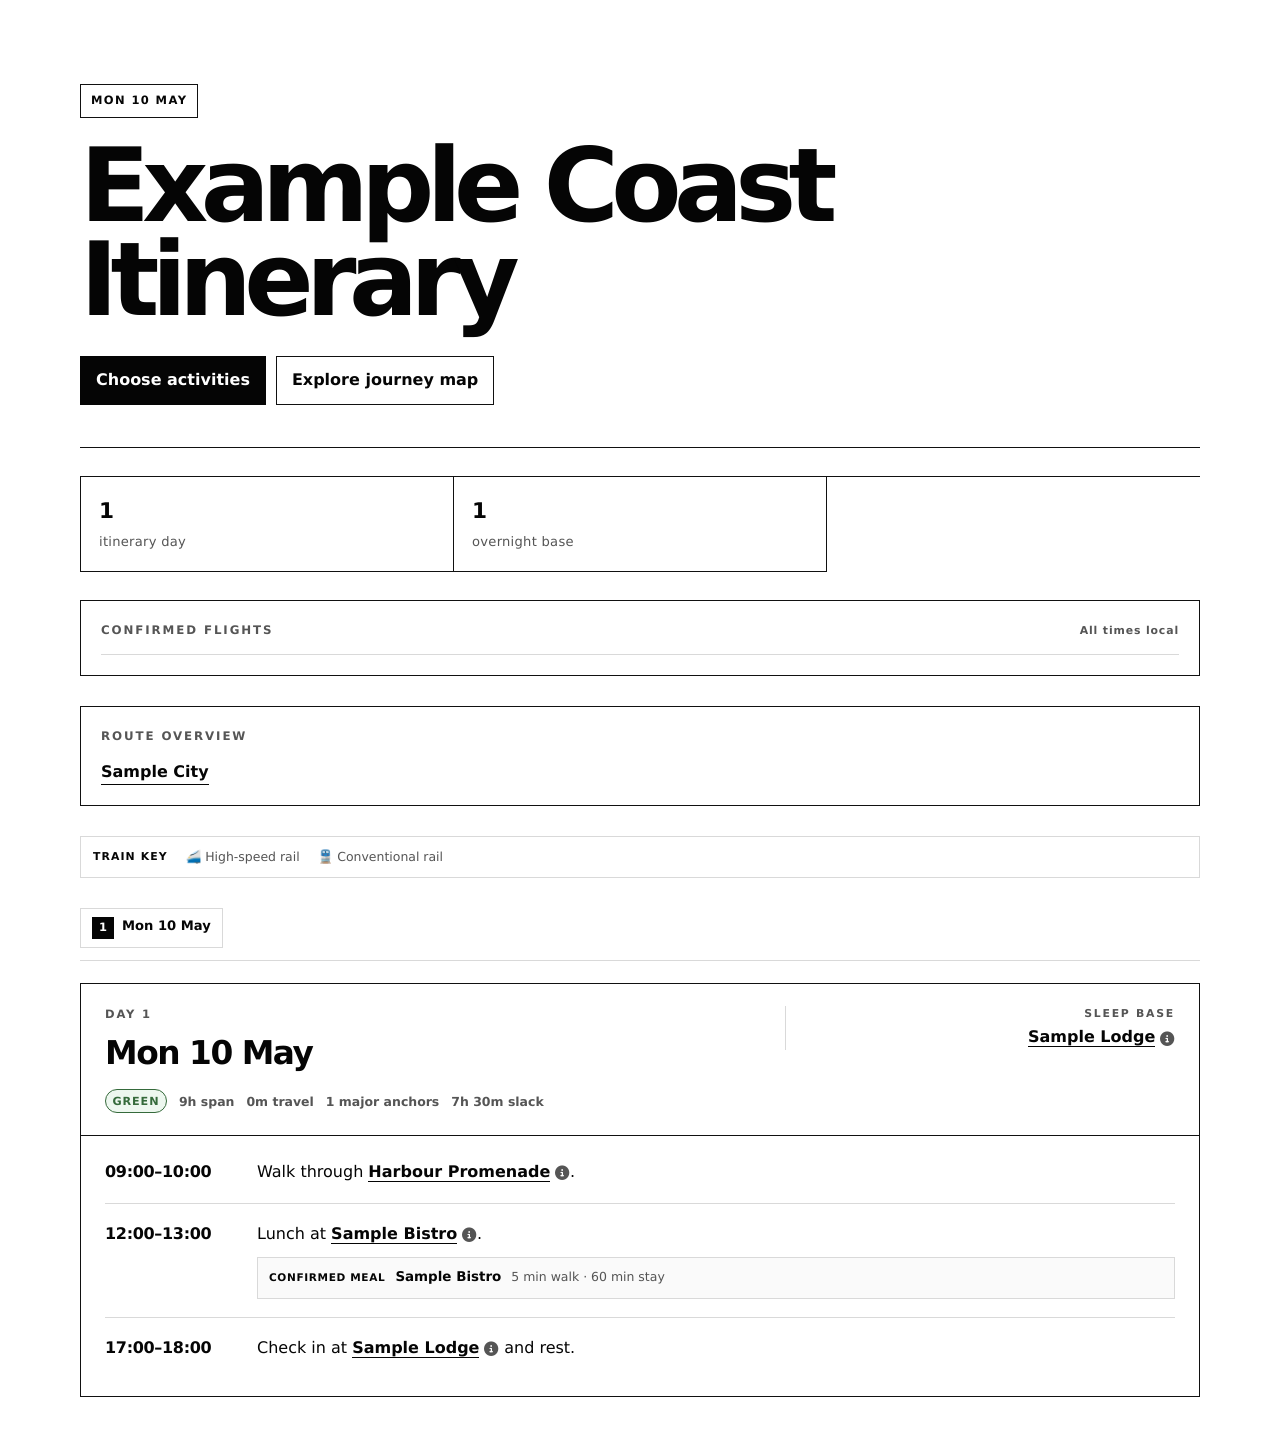
<file: test/fixtures/generic/index.html>
<!DOCTYPE html>
<!-- GENERATED FILE: edit data/*.yaml or src/*, then run ruby bin/build. -->
<html lang="en-US">
<head>
<meta charset="utf-8"/>
<meta content="width=device-width, initial-scale=1" name="viewport"/>
<meta content="A compact example itinerary." name="description"/>
<meta content="Example Coast itinerary" property="og:title"/>
<meta content="A complete destination-neutral fixture." property="og:description"/>
<meta content="website" property="og:type"/>
<meta content="public/og.svg" property="og:image"/><meta content="summary_large_image" name="twitter:card"/>
<title>Example Coast Itinerary — Mon 10 May 2027</title>
<link href="https://cdnjs.cloudflare.com/ajax/libs/font-awesome/6.5.2/css/all.min.css" rel="stylesheet"/>
<style>
:root {
      --ink: #050505;
      --muted: #555555;
      --paper: #ffffff;
      --card: #ffffff;
      --line: #111111;
      --line-soft: #d9d9d9;
      --accent: #000000;
      --accent-2: #000000;
      --gold: #000000;
      --shadow: none;
      --radius: 0;
    }

    * { box-sizing: border-box; }

    html { scroll-behavior: smooth; }

    body {
      margin: 0;
      color: var(--ink);
      font-family: Inter, ui-sans-serif, system-ui, -apple-system, BlinkMacSystemFont, "Segoe UI", sans-serif;
      line-height: 1.55;
      background: var(--paper);
      text-rendering: geometricPrecision;
    }

    a { color: inherit; }

    .skip-link {
      position: fixed;
      top: 8px;
      left: 8px;
      z-index: 20;
      padding: 9px 12px;
      border: 1px solid var(--line);
      background: var(--paper);
      color: var(--ink);
      font-weight: 700;
      transform: translateY(-160%);
    }

    .skip-link:focus { transform: translateY(0); }

    a:focus-visible,
    .button:focus-visible {
      outline: 2px solid var(--ink);
      outline-offset: 3px;
    }

    .page {
      width: min(1120px, calc(100% - 40px));
      margin: 0 auto;
    }

    .hero {
      padding: 84px 0 42px;
      position: relative;
      border-bottom: 1px solid var(--line);
      margin-bottom: 28px;
    }

    .hero::after { display: none; }

    .kicker {
      display: inline-flex;
      gap: 8px;
      align-items: center;
      padding: 7px 10px;
      border: 1px solid var(--line);
      border-radius: 0;
      color: var(--ink);
      background: transparent;
      font-weight: 700;
      letter-spacing: 0.12em;
      text-transform: uppercase;
      font-size: 0.72rem;
    }

    h1 {
      margin: 22px 0 0;
      max-width: 920px;
      font-family: inherit;
      font-size: clamp(3rem, 8vw, 7rem);
      line-height: 0.92;
      letter-spacing: -0.075em;
      font-weight: 760;
    }

    .subtitle {
      max-width: 760px;
      margin: 18px 0 0;
      color: var(--muted);
      font-size: clamp(1rem, 2vw, 1.18rem);
    }

    .hero-actions {
      display: flex;
      flex-wrap: wrap;
      gap: 10px;
      margin-top: 28px;
    }

    .button {
      display: inline-flex;
      align-items: center;
      justify-content: center;
      gap: 8px;
      padding: 11px 15px;
      border-radius: 0;
      border: 1px solid var(--line);
      background: var(--paper);
      text-decoration: none;
      font-weight: 700;
      box-shadow: none;
    }

    .button.primary {
      background: var(--ink);
      color: var(--paper);
      border-color: var(--ink);
    }

    .stats {
      display: grid;
      grid-template-columns: repeat(3, minmax(0, 1fr));
      gap: 0;
      margin: 0 0 28px;
      border-top: 1px solid var(--line);
      border-left: 1px solid var(--line);
    }

    .stat {
      padding: 18px;
      background: var(--card);
      border-right: 1px solid var(--line);
      border-bottom: 1px solid var(--line);
      border-radius: 0;
      box-shadow: none;
      backdrop-filter: none;
    }

    .stat strong {
      display: block;
      font-size: 1.35rem;
      letter-spacing: -0.03em;
      font-weight: 760;
    }

    .stat span {
      color: var(--muted);
      font-size: 0.82rem;
      letter-spacing: 0.02em;
    }

    .route-card {
      margin: 0 0 30px;
      padding: 20px;
      background: var(--card);
      border: 1px solid var(--line);
      border-radius: 0;
      box-shadow: none;
    }

    .route-card h2 {
      margin: 0 0 14px;
      font-size: 0.74rem;
      color: var(--muted);
      text-transform: uppercase;
      letter-spacing: 0.16em;
      font-family: inherit;
      font-weight: 760;
    }

    .route {
      display: flex;
      flex-wrap: wrap;
      gap: 8px 10px;
      align-items: center;
      font-weight: 700;
    }

    .route .descriptor { display: none; }

    .route-arrow {
      color: var(--ink);
      opacity: 0.45;
    }

    .rail-legend {
      display: flex;
      flex-wrap: wrap;
      gap: 8px 18px;
      align-items: center;
      margin: 0 0 18px;
      padding: 10px 12px;
      border: 1px solid var(--line-soft);
      color: var(--muted);
      font-size: 0.78rem;
    }

    .rail-legend strong {
      color: var(--ink);
      text-transform: uppercase;
      letter-spacing: 0.1em;
      font-size: 0.68rem;
    }

    .day-nav {
      position: sticky;
      top: 0;
      z-index: 5;
      display: flex;
      gap: 8px;
      overflow-x: auto;
      padding: 12px 0;
      margin: 0 0 22px;
      background: rgba(255, 255, 255, 0.96);
      border-bottom: 1px solid var(--line-soft);
      backdrop-filter: blur(10px);
      scrollbar-width: thin;
    }

    .day-nav a {
      flex: 0 0 auto;
      display: inline-flex;
      align-items: center;
      gap: 8px;
      padding: 8px 11px;
      border-radius: 0;
      border: 1px solid var(--line-soft);
      background: var(--paper);
      text-decoration: none;
      font-weight: 700;
      font-size: 0.82rem;
      color: var(--ink);
      transition: border-color 160ms ease, background 160ms ease;
    }

    .day-nav a:hover {
      border-color: var(--line);
      background: #f7f7f7;
    }

    .day-nav span {
      display: inline-grid;
      place-items: center;
      width: 22px;
      height: 22px;
      border-radius: 0;
      background: var(--ink);
      color: var(--paper);
      font-size: 0.72rem;
      font-weight: 760;
    }

    .notice {
      margin: 0 0 22px;
      padding: 14px 16px;
      background: #f7f7f7;
      border: 1px solid var(--line-soft);
      border-radius: 0;
      color: var(--ink);
    }

    .itinerary {
      display: grid;
      gap: 18px;
      padding-bottom: 56px;
    }

    .day-card {
      overflow: hidden;
      background: var(--card);
      border: 1px solid var(--line);
      border-radius: 0;
      box-shadow: none;
    }

    .day-card__topline {
      display: flex;
      align-items: flex-start;
      justify-content: space-between;
      gap: 20px;
      padding: 22px 24px;
      background: var(--card);
      border-bottom: 1px solid var(--line);
    }

    .eyebrow {
      margin: 0 0 5px;
      color: var(--muted);
      text-transform: uppercase;
      letter-spacing: 0.16em;
      font-weight: 760;
      font-size: 0.72rem;
    }

    .day-card h2 {
      margin: 0;
      font-family: inherit;
      font-size: clamp(1.5rem, 3vw, 2.05rem);
      letter-spacing: -0.045em;
      font-weight: 740;
    }

    .pace-summary {
      display: flex;
      flex-wrap: wrap;
      align-items: center;
      gap: 6px 12px;
      margin-top: 10px;
      color: var(--muted);
      font-size: 0.78rem;
      font-weight: 650;
    }

    .pace-badge {
      display: inline-flex;
      padding: 0.2em 0.58em;
      border: 1px solid currentColor;
      border-radius: 999px;
      letter-spacing: 0.08em;
      font-size: 0.7rem;
      font-weight: 820;
    }

    .pace-badge--green { color: #356a3b; background: #edf7ef; }
    .pace-badge--amber { color: #8a5a00; background: #fff7df; }
    .pace-badge--red { color: #9a3030; background: #fff0f0; }
    .pace-badge--logistics { color: var(--muted); background: #f4f4f4; }

    .sleep-badge {
      flex: 0 1 390px;
      padding: 0 0 0 18px;
      border-radius: 0;
      background: transparent;
      border: 0;
      border-left: 1px solid var(--line-soft);
      text-align: right;
      color: var(--ink);
      font-weight: 700;
    }

    .sleep-badge > span:first-child {
      display: block;
      margin-bottom: 3px;
      color: var(--muted);
      font-size: 0.68rem;
      text-transform: uppercase;
      letter-spacing: 0.16em;
      font-weight: 760;
    }

    .sleep-badge .descriptor {
      display: block;
      margin-left: 0;
      font-weight: 450;
      font-size: 0.82rem;
    }

    .timeline {
      list-style: none;
      margin: 0;
      padding: 6px 24px 18px;
    }

    .timeline-item {
      display: grid;
      grid-template-columns: 132px 1fr;
      gap: 20px;
      position: relative;
      padding: 18px 0;
      border-bottom: 1px solid var(--line-soft);
    }

    .timeline-item:last-child { border-bottom: none; }

    .timeline-item.matcha-block {
      margin: 0 -12px;
      padding: 18px 12px;
      background: #edf6e5;
      border-left: 4px solid #5f7f2a;
    }

    .timeline-item.matcha-block time { color: #3f5f1f; }

    .timeline-item.matcha-block .place-link { border-bottom-color: #3f5f1f; }

    .timeline-item time {
      color: var(--ink);
      font-weight: 760;
      letter-spacing: -0.02em;
      white-space: normal;
      overflow-wrap: anywhere;
      font-variant-numeric: tabular-nums;
    }

    .activity-text { min-width: 0; }

    .rail-symbols {
      display: inline-block;
      margin-right: 0.45em;
      white-space: nowrap;
    }

    .timeline-content { min-width: 0; }

    .meal-recommendations {
      margin-top: 10px;
      border: 1px solid var(--line-soft);
      background: #fafafa;
    }
    .meal-recommendations summary {
      display: flex;
      flex-wrap: wrap;
      align-items: baseline;
      gap: 5px 10px;
      padding: 9px 11px;
      cursor: pointer;
      font-size: 0.78rem;
      list-style-position: inside;
    }
    .meal-recommendations summary:hover { background: #f1f1f1; }
    .meal-recommendations summary:focus-visible { outline: 2px solid var(--ink); outline-offset: 2px; }
    .meal-recommendations summary strong { font-size: 0.84rem; }
    .meal-recommendations summary > span:last-child { color: var(--muted); }
    .meal-summary-count { font-weight: 800; text-transform: uppercase; letter-spacing: 0.06em; font-size: 0.66rem; }
    .meal-recommendations__body { padding: 0 11px 11px; border-top: 1px solid var(--line-soft); }
    .meal-pick-list { margin: 0; padding: 0; list-style: none; }
    .meal-pick { display: grid; grid-template-columns: 24px 1fr; gap: 9px; padding: 11px 0; border-bottom: 1px solid var(--line-soft); }
    .meal-pick:last-child { border-bottom: 0; }
    .meal-pick__rank { display: grid; place-items: center; width: 22px; height: 22px; border: 1px solid var(--line); font-size: 0.72rem; font-weight: 850; }
    .meal-pick__content { min-width: 0; }
    .meal-pick__content p { margin: 5px 0 0; color: var(--muted); font-size: 0.76rem; line-height: 1.42; }
    .meal-pick__title { display: flex; flex-wrap: wrap; align-items: center; gap: 5px 8px; }
    .meal-pick__links { display: inline-flex; gap: 8px; margin-left: auto; }
    .meal-pick__links a { font-size: 0.7rem; font-weight: 750; }
    .best-chip { padding: 2px 5px; color: #356a3b; border: 1px solid #79a67e; background: #edf7ef; font-size: 0.62rem; font-weight: 800; text-transform: uppercase; letter-spacing: 0.06em; }
    .meal-chips { display: flex; flex-wrap: wrap; gap: 4px; margin-top: 6px; }
    .meal-chips span { padding: 2px 6px; border: 1px solid var(--line-soft); background: white; color: var(--muted); font-size: 0.65rem; text-transform: capitalize; }
    .meal-order strong { color: var(--ink); }
    .meal-spend { display: flex; flex-wrap: wrap; align-items: baseline; gap: 5px 9px; }
    .meal-spend strong { color: var(--accent); font-size: 0.78rem; }
    .meal-spend span { font-size: 0.68rem; text-transform: capitalize; }
    .meal-evidence { font-weight: 750; }
    .meal-evidence--verified::before { content: "✓ "; color: #356a3b; }
    .meal-evidence--provisional::before { content: "△ "; color: #8a5a00; }

    .place-link {
      color: var(--ink);
      font-weight: 760;
      text-decoration: none;
      border-bottom: 1px solid var(--ink);
      transition: background 160ms ease, border-color 160ms ease;
    }

    .place-link:hover {
      color: var(--ink);
      border-color: transparent;
      background: #eeeeee;
    }

    .descriptor {
      margin-left: 0.28em;
      color: var(--muted);
      font-size: 0.93em;
      font-weight: 430;
    }

    .activity-text .descriptor,
    .sleep-badge .descriptor {
      display: none;
    }

    .activity-text .descriptor.is-open,
    .sleep-badge .descriptor.is-open {
      display: inline-block;
      margin: 0.12em 0.15em 0.12em 0.35em;
      padding: 0.16em 0.6em;
      border: 1px solid var(--line-soft);
      border-radius: 8px;
      background: #f7f7f7;
      color: var(--muted);
      font-size: 0.78em;
      line-height: 1.35;
      vertical-align: baseline;
    }

    .place-note-trigger {
      display: inline;
    }

    .place-note-trigger .place-link {
      overflow-wrap: anywhere;
    }

    .info-button {
      display: inline-grid;
      place-items: center;
      width: 1.15em;
      height: 1.15em;
      margin-left: 0.22em;
      padding: 0;
      border: 0;
      background: transparent;
      color: var(--muted);
      font-size: 0.9em;
      line-height: 1;
      cursor: pointer;
      vertical-align: -0.08em;
    }

    .info-button .fa-circle-info { display: block; }

    .info-button:hover,
    .info-button:focus-visible {
      color: var(--ink);
    }

    .info-button:focus-visible {
      outline: 2px solid var(--ink);
      outline-offset: 2px;
    }

    .official-link {
      color: var(--ink);
      font-weight: 700;
      text-decoration: none;
      border-bottom: 1px solid var(--ink);
    }

    .official-link:hover {
      background: #eeeeee;
      border-color: transparent;
    }

    .footer {
      padding: 28px 0 48px;
      color: var(--muted);
      text-align: center;
      font-size: 0.88rem;
      border-top: 1px solid var(--line-soft);
    }


    @media (max-width: 640px) {
      .page {
        width: calc(100% - 24px);
      }

      .stats {
        grid-template-columns: 1fr;
      }

      .day-card__topline {
        flex-direction: column;
        gap: 12px;
        padding: 18px 16px;
      }

      .sleep-badge {
        flex: 1 1 auto;
        width: 100%;
        padding-left: 0;
        border-left: 0;
        text-align: left;
      }

      .timeline {
        padding: 4px 16px 14px;
      }

      .timeline-item {
        grid-template-columns: 1fr;
        gap: 6px;
      }

      .timeline-item time {
        white-space: normal;
      }

      .meal-recommendations summary { display: grid; grid-template-columns: auto 1fr; }
      .meal-recommendations summary > span:last-child { grid-column: 2; }
      .meal-pick__links { width: 100%; margin-left: 0; }

      .activity-text,
      .sleep-badge {
        overflow-wrap: anywhere;
      }
    }

    @media print {
      body { background: white; }
      .hero-actions, .day-nav { display: none; }
      .hero { padding-top: 28px; }
      .day-card { break-inside: avoid; box-shadow: none; }
      .place-link, .official-link { border-bottom: none; }
    }
    .alternatives {
      margin: 0 24px 22px;
      padding: 16px 18px;
      border: 1px solid var(--line-soft);
      border-left: 4px solid var(--muted);
      background: #f7f7f7;
    }

    .alternatives h3 {
      margin: 0 0 10px;
      font-size: 0.78rem;
      letter-spacing: 0.12em;
      text-transform: uppercase;
    }

    .alternatives ul {
      display: grid;
      gap: 12px;
      margin: 0;
      padding: 0;
      list-style: none;
    }

    .alternative-time {
      display: block;
      margin-bottom: 3px;
      color: var(--muted);
      font-size: 0.76rem;
      font-weight: 700;
    }

    @media (max-width: 640px) {
      .alternatives { margin: 0 16px 18px; }
    }


    .flight-card h2 {
      display: flex;
      align-items: baseline;
      justify-content: space-between;
      gap: 14px;
    }

    .flight-local {
      color: var(--muted);
      font-size: 0.68rem;
      letter-spacing: 0.08em;
      text-transform: none;
      font-weight: 600;
    }

    .flight-grid {
      display: grid;
      grid-template-columns: repeat(2, minmax(0, 1fr));
      border-top: 1px solid var(--line-soft);
      border-left: 1px solid var(--line-soft);
    }

    .flight-leg {
      padding: 16px;
      border-right: 1px solid var(--line-soft);
      border-bottom: 1px solid var(--line-soft);
    }

    .flight-leg strong,
    .flight-leg span {
      display: block;
    }

    .flight-leg strong {
      margin: 3px 0 4px;
      font-size: 1.08rem;
      letter-spacing: -0.02em;
    }

    .flight-leg > span {
      color: var(--muted);
      font-size: 0.84rem;
    }

    .flight-date {
      color: var(--muted);
      font-size: 0.7rem;
      font-weight: 760;
      letter-spacing: 0.12em;
      text-transform: uppercase;
    }

    @media (max-width: 640px) {
      .flight-grid { grid-template-columns: 1fr; }
      .flight-card h2 { align-items: flex-start; flex-direction: column; gap: 3px; }
    }

</style>
</head>
<body>
<a class="skip-link" href="#itinerary">Skip to itinerary</a>
<main class="page">
<header class="hero" id="top">
<div class="kicker">Mon 10 May</div>
<h1>Example Coast Itinerary</h1>
<div class="hero-actions"><a class="button primary" href="activity-options.html">Choose activities</a><a class="button" href="journey-map.html">Explore journey map</a></div>
</header>
<section aria-label="Trip summary" class="stats">
<div class="stat"><strong>1</strong><span>itinerary day</span></div>
<div class="stat"><strong>1</strong><span>overnight base</span></div>
</section>
<section aria-label="Confirmed flights" class="route-card flight-card">
<h2>Confirmed flights <span class="flight-local">All times local</span></h2>
<div class="flight-grid">
</div>
</section>
<section aria-label="Route overview" class="route-card">
<h2>Route overview</h2>
<div class="route"><a class="place-link" href="https://example.com/city" rel="noopener noreferrer" target="_blank">Sample City</a><span class="descriptor">(The fictional center of this framework fixture.)</span></div>
</section>
<aside class="rail-legend" aria-label="Train symbol key"><strong>Train key</strong><span><span aria-hidden="true">🚄</span> High-speed rail</span><span><span aria-hidden="true">🚆</span> Conventional rail</span></aside>
<nav aria-label="Jump to day" class="day-nav">
<a href="#day-1"><span>1</span> Mon 10 May</a>
</nav>
<section class="itinerary" id="itinerary" aria-label="Daily itinerary">
<article class="day-card" id="day-1">
<div class="day-card__topline">
<div><p class="eyebrow">Day 1</p><h2>Mon 10 May</h2><div class="pace-summary"><span class="pace-badge pace-badge--green">GREEN</span><span>9h span</span><span>0m travel</span><span>1 major anchors</span><span>7h 30m slack</span></div></div>
<div class="sleep-badge"><span>Sleep base</span><span class="place-note-trigger"><a class="place-link" href="https://example.com/lodge" rel="noopener noreferrer" target="_blank">Sample Lodge</a><button class="info-button" type="button" aria-label="About Sample Lodge" aria-expanded="false" aria-controls="place-note-1"><i class="fa-solid fa-circle-info" aria-hidden="true"></i></button></span><span class="descriptor" id="place-note-1" role="tooltip">(A fictional lodging base.)</span></div>
</div>
<ol class="timeline">
<li class="timeline-item" data-activity-id="day-01-walk"><time datetime="2027-05-10T09:00">09:00–10:00</time><div class="timeline-content"><div class="activity-text">Walk through <span class="place-note-trigger"><a class="place-link" href="https://example.com/one" rel="noopener noreferrer" target="_blank">Harbour Promenade</a><button class="info-button" type="button" aria-label="About Harbour Promenade" aria-expanded="false" aria-controls="place-note-2"><i class="fa-solid fa-circle-info" aria-hidden="true"></i></button></span><span class="descriptor" id="place-note-2" role="tooltip">(A fictional waterside walk.)</span>.</div>
</div></li>
<li class="timeline-item" data-activity-id="day-01-lunch"><time datetime="2027-05-10T12:00">12:00–13:00</time><div class="timeline-content"><div class="activity-text">Lunch at <span class="place-note-trigger"><a class="place-link" href="https://example.com/bistro" rel="noopener noreferrer" target="_blank">Sample Bistro</a><button class="info-button" type="button" aria-label="About Sample Bistro" aria-expanded="false" aria-controls="place-note-3"><i class="fa-solid fa-circle-info" aria-hidden="true"></i></button></span><span class="descriptor" id="place-note-3" role="tooltip">(A fictional fixed lunch venue.)</span>.</div>
<details class="meal-recommendations">
<summary><span class="meal-summary-count">Confirmed meal</span><strong>Sample Bistro</strong><span>5 min walk · 60 min stay</span></summary>
<div class="meal-recommendations__body">
<ol class="meal-pick-list">
<li class="meal-pick">
<div class="meal-pick__rank" aria-label="Rank 1">1</div>
<div class="meal-pick__content">
<div class="meal-pick__title"><strong>Sample Bistro</strong><span class="best-chip">Planned</span><span class="meal-pick__links"><a href="https://www.openstreetmap.org/?mlat=1.002&amp;mlon=1.002#map=19/1.002/1.002" rel="noopener noreferrer" target="_blank">Map ↗</a><a href="https://example.com/bistro" rel="noopener noreferrer" target="_blank">Menu/source ↗</a></span></div>
<div class="meal-chips"><span>5 min walk</span><span>+0 min detour</span><span>Queue ~0 min</span><span>midrange</span><span>required</span></div>
<p>Demonstrates a fixed canonical restaurant.</p>
<p class="meal-order"><strong>Order for two:</strong> 2× Seasonal plate</p>
<p class="meal-spend"><strong>Est. €40.00 · $43.48 total</strong><span>Food only · verified</span></p>
<p class="meal-evidence meal-evidence--verified">Verified sources</p>
</div>
</li>
</ol>
</div>
</details>
</div></li>
<li class="timeline-item" data-activity-id="day-01-checkin"><time datetime="2027-05-10T17:00">17:00–18:00</time><div class="timeline-content"><div class="activity-text">Check in at <span class="place-note-trigger"><a class="place-link" href="https://example.com/lodge" rel="noopener noreferrer" target="_blank">Sample Lodge</a><button class="info-button" type="button" aria-label="About Sample Lodge" aria-expanded="false" aria-controls="place-note-4"><i class="fa-solid fa-circle-info" aria-hidden="true"></i></button></span><span class="descriptor" id="place-note-4" role="tooltip">(A fictional lodging base.)</span> and rest.</div>
</div></li>
</ol>
</article>
</section>
</main>
<script>
(() => {
  const buttons = [...document.querySelectorAll('.info-button')];

  const close = (button) => {
    const note = document.getElementById(button.getAttribute('aria-controls'));
    note?.classList.remove('is-open');
    button.setAttribute('aria-expanded', 'false');
  };

  buttons.forEach((button) => {
    button.addEventListener('click', () => {
      const note = document.getElementById(button.getAttribute('aria-controls'));
      const isOpen = !note.classList.contains('is-open');
      buttons.forEach(close);
      note.classList.toggle('is-open', isOpen);
      button.setAttribute('aria-expanded', String(isOpen));
    });
  });

  document.addEventListener('keydown', (event) => {
    if (event.key !== 'Escape') return;
    buttons.forEach(close);
  });
})();

</script>
</body>
</html>
</file>
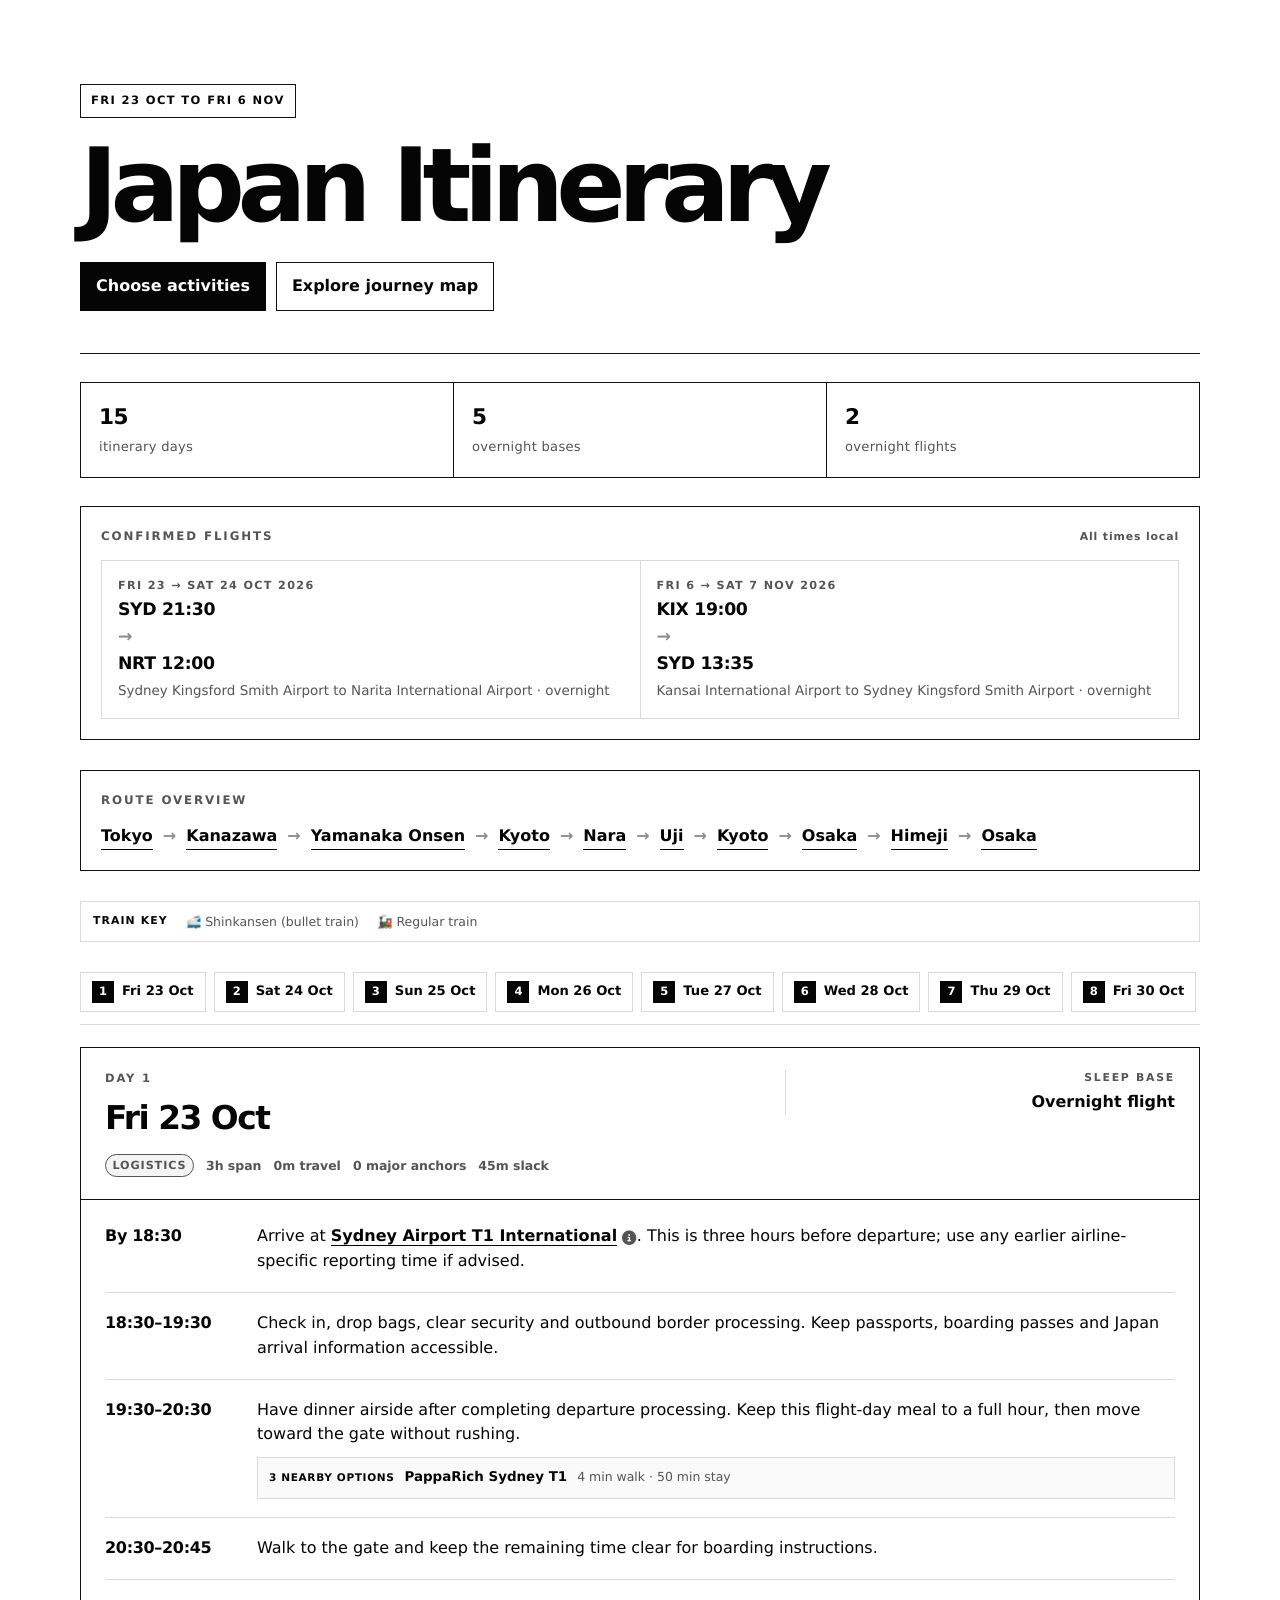
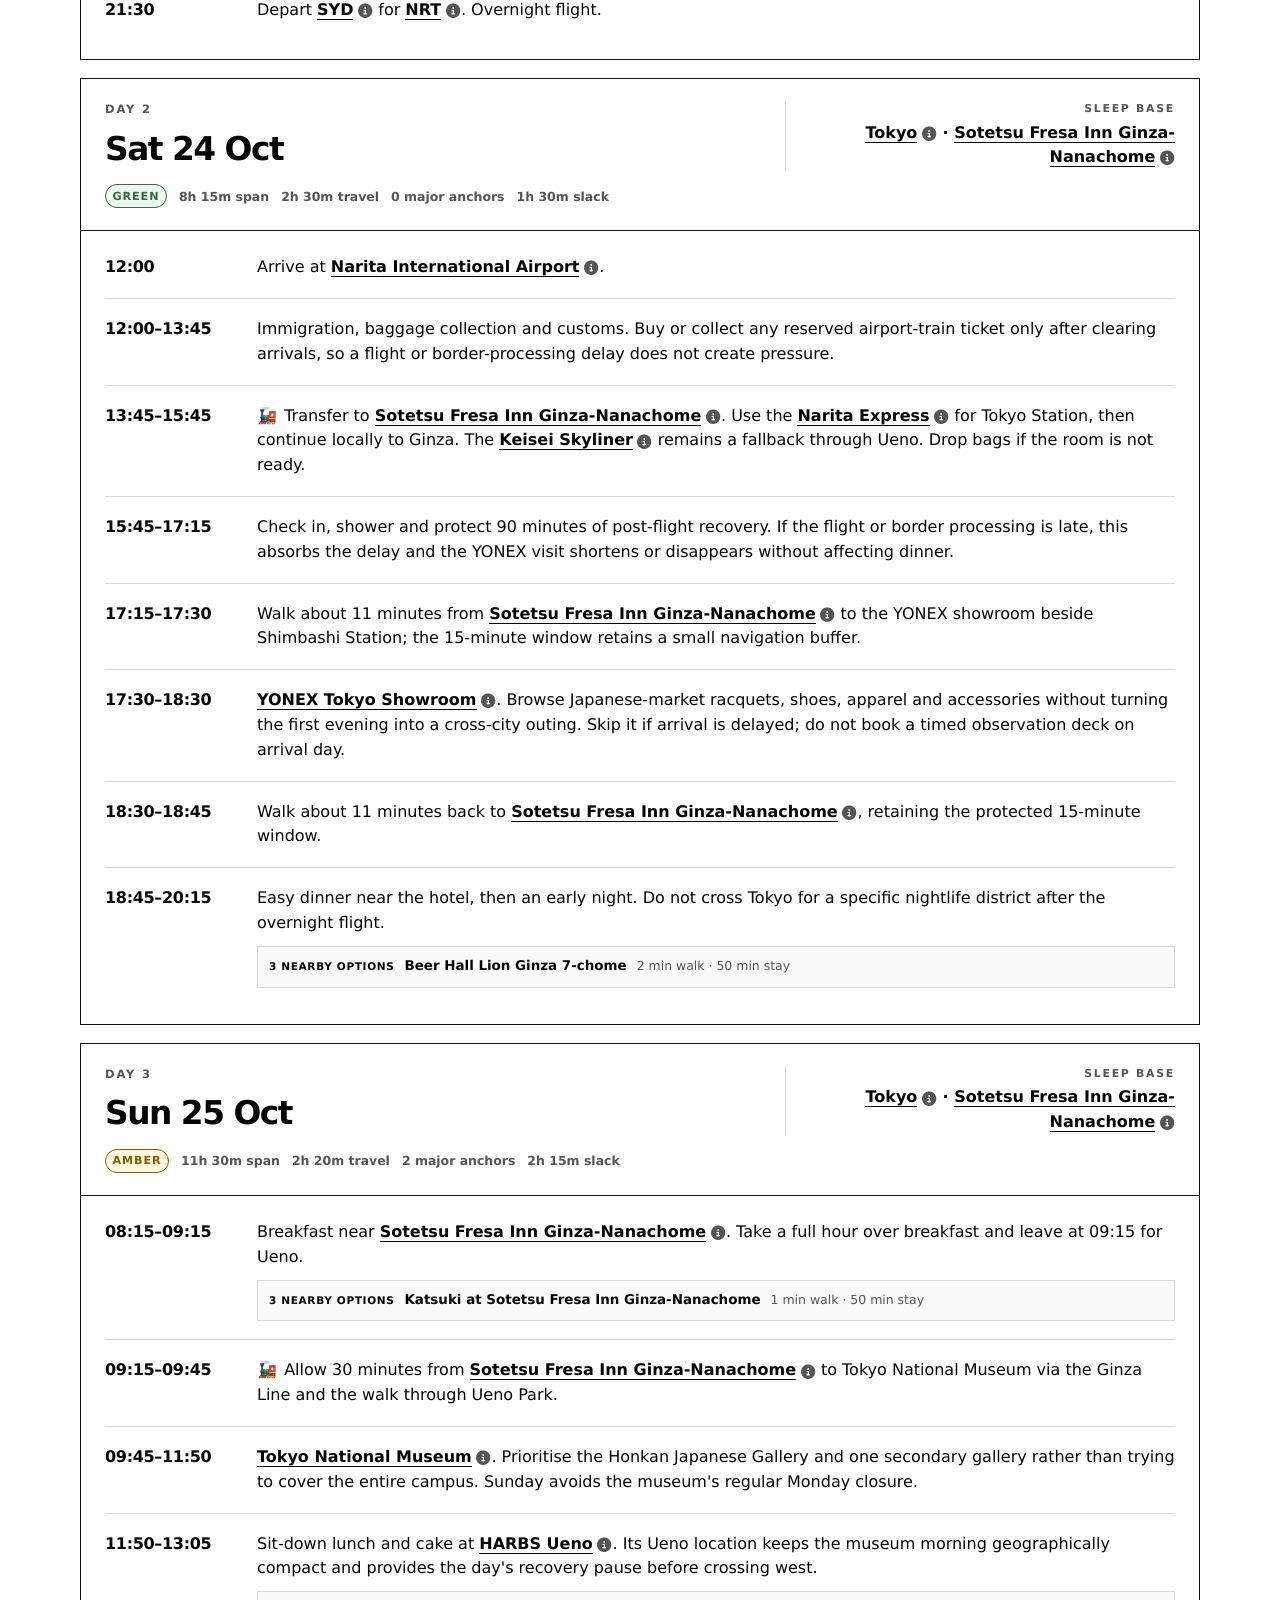
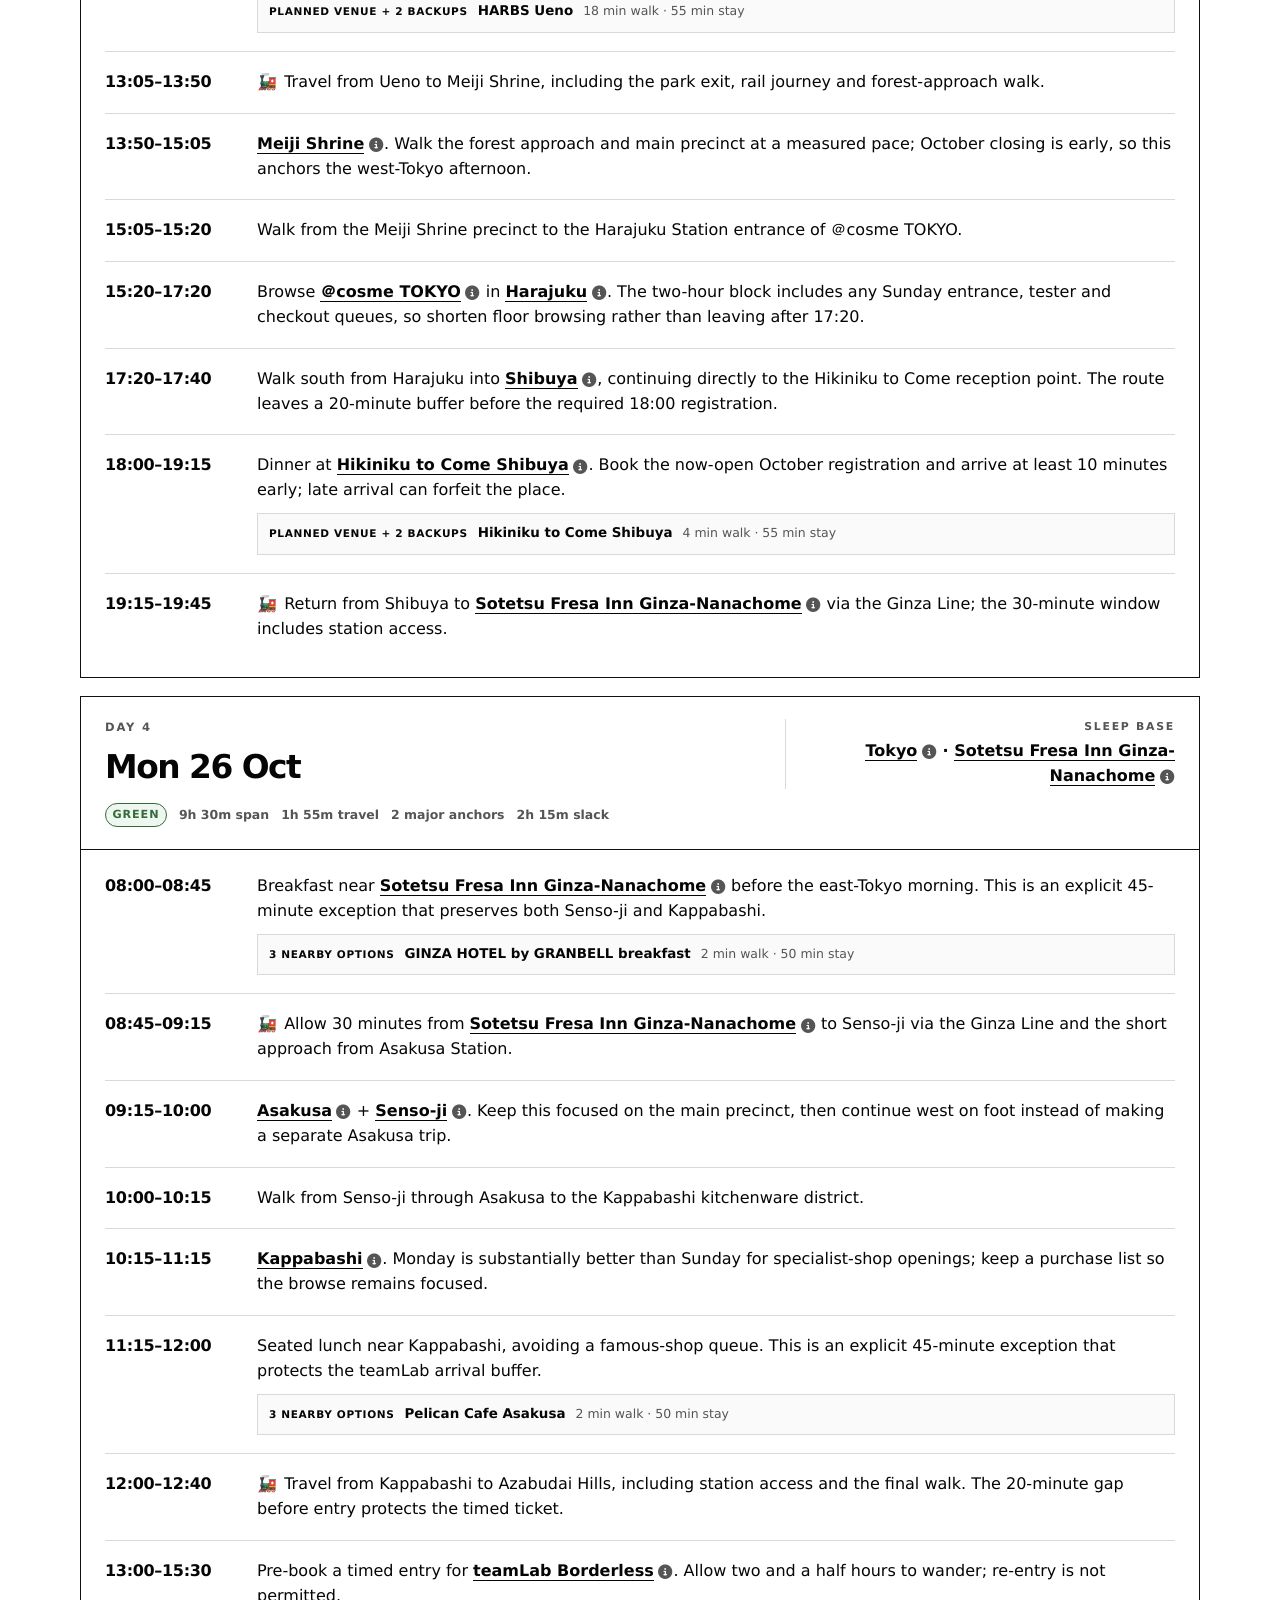
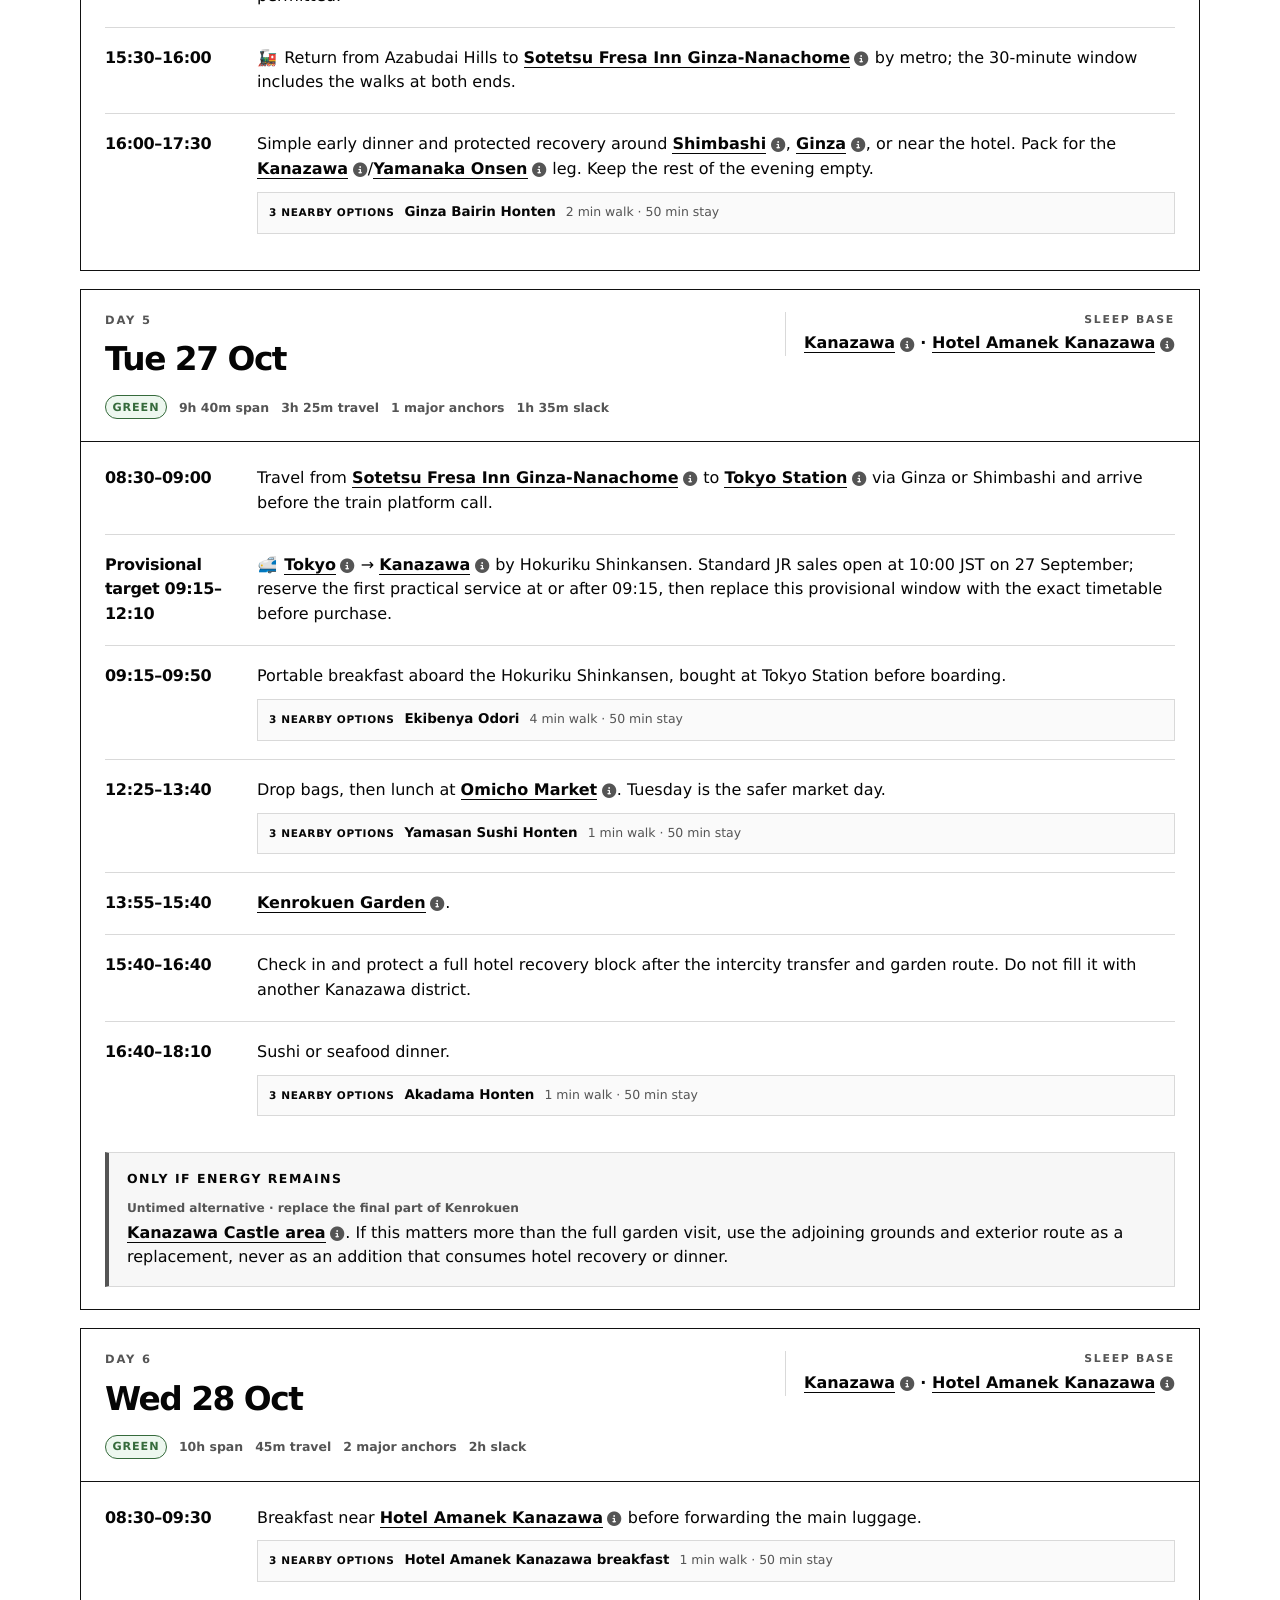
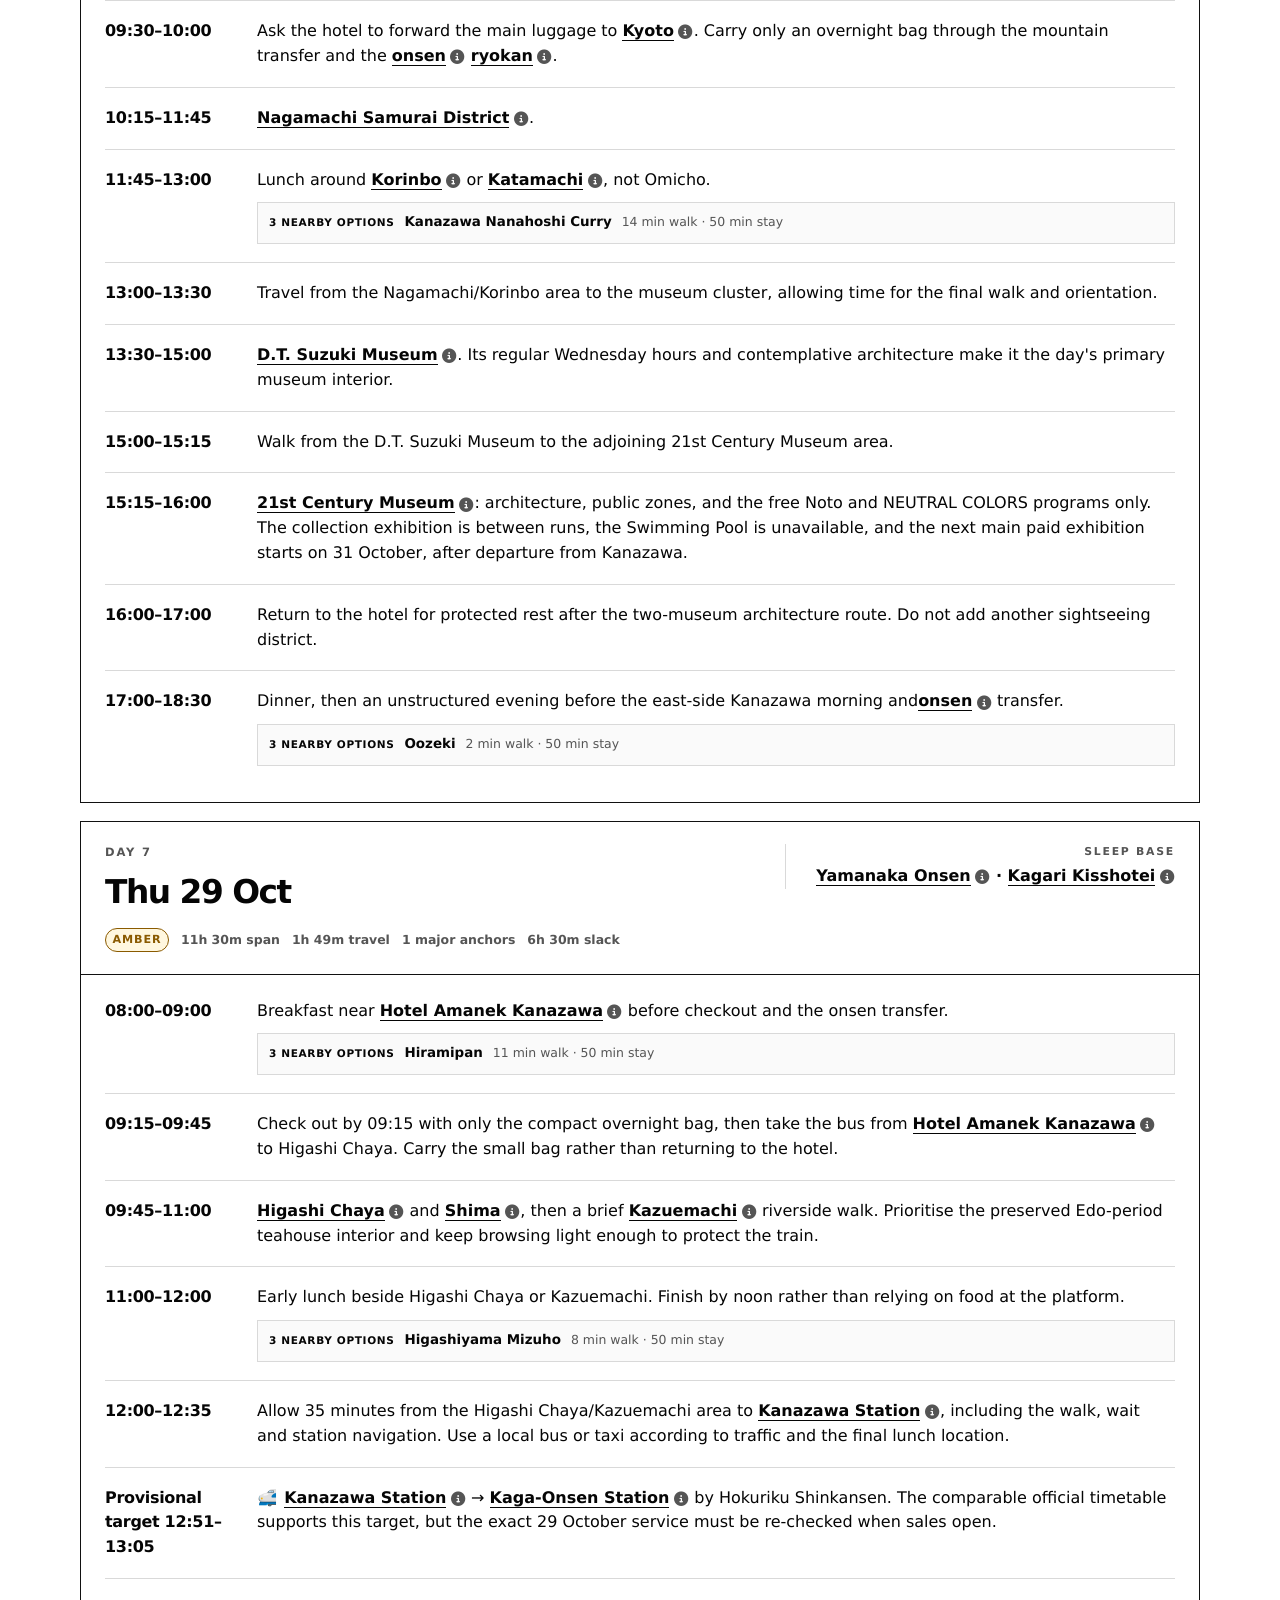
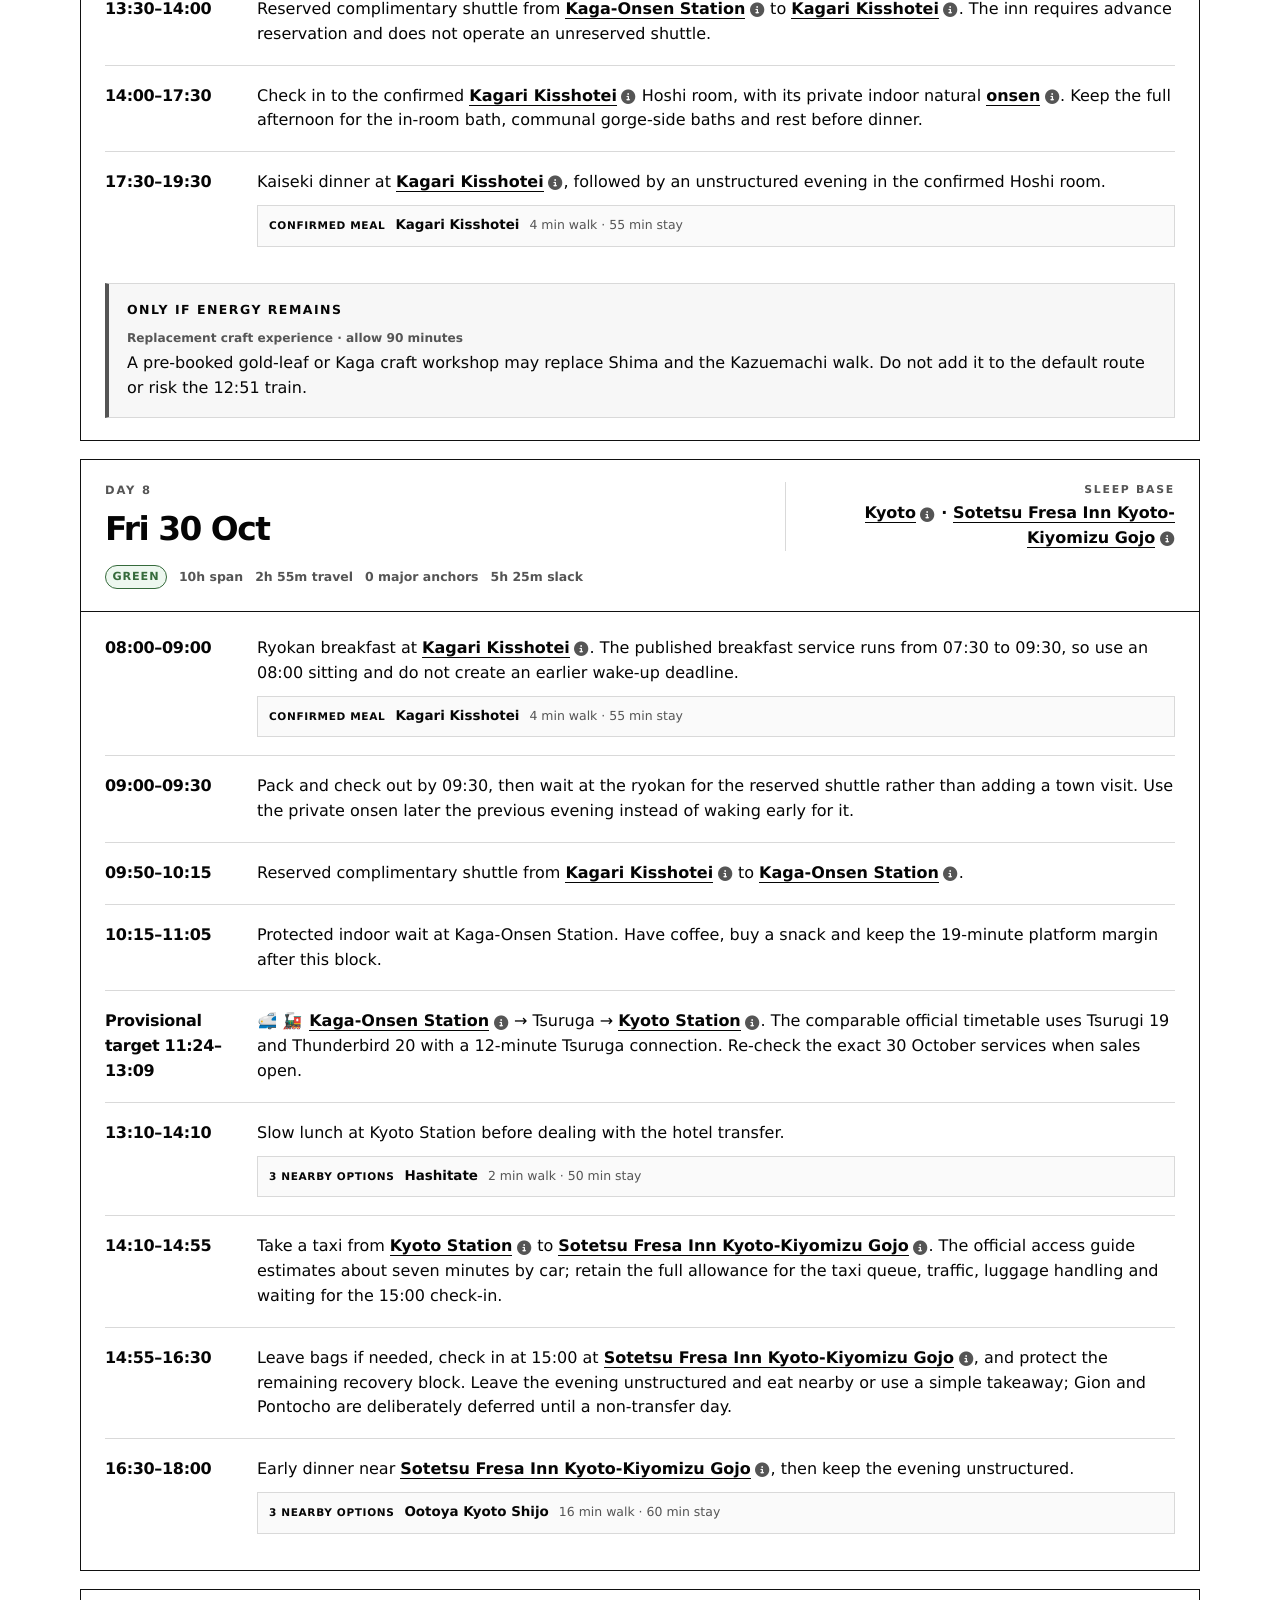
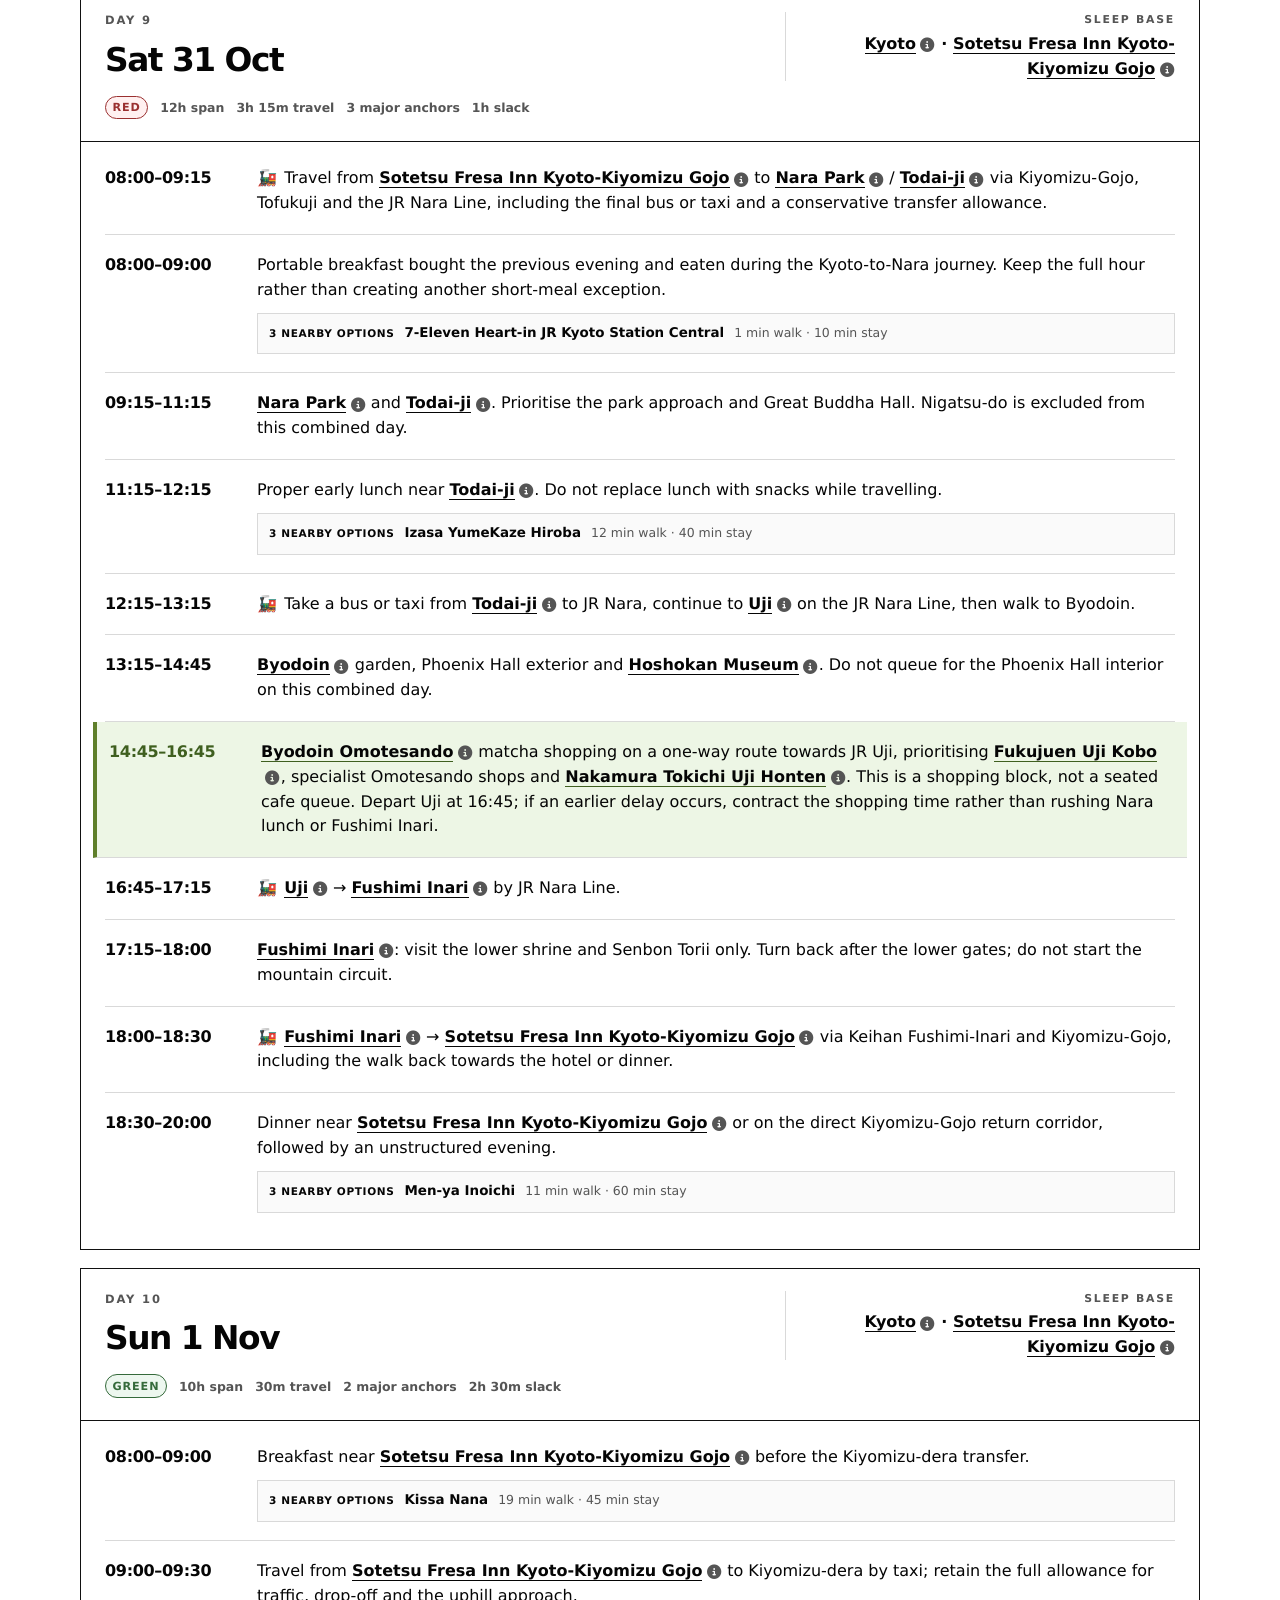
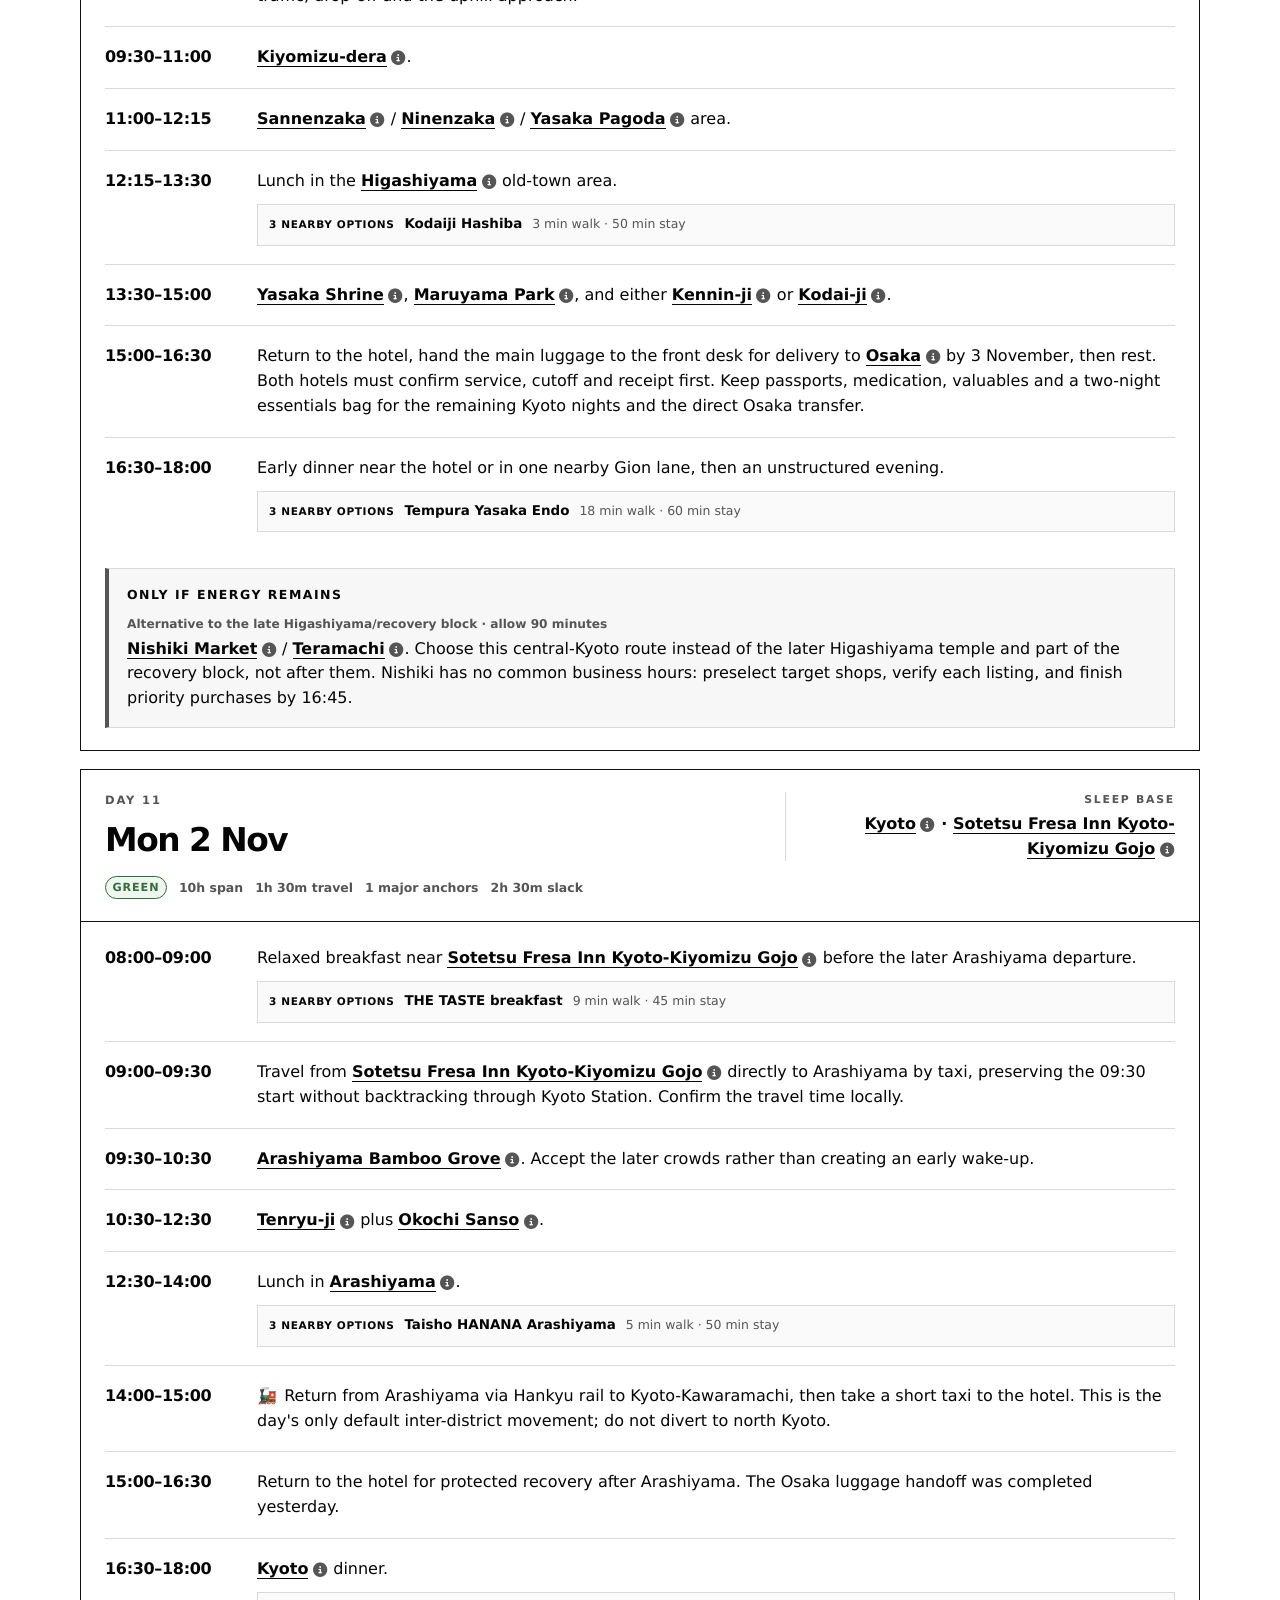
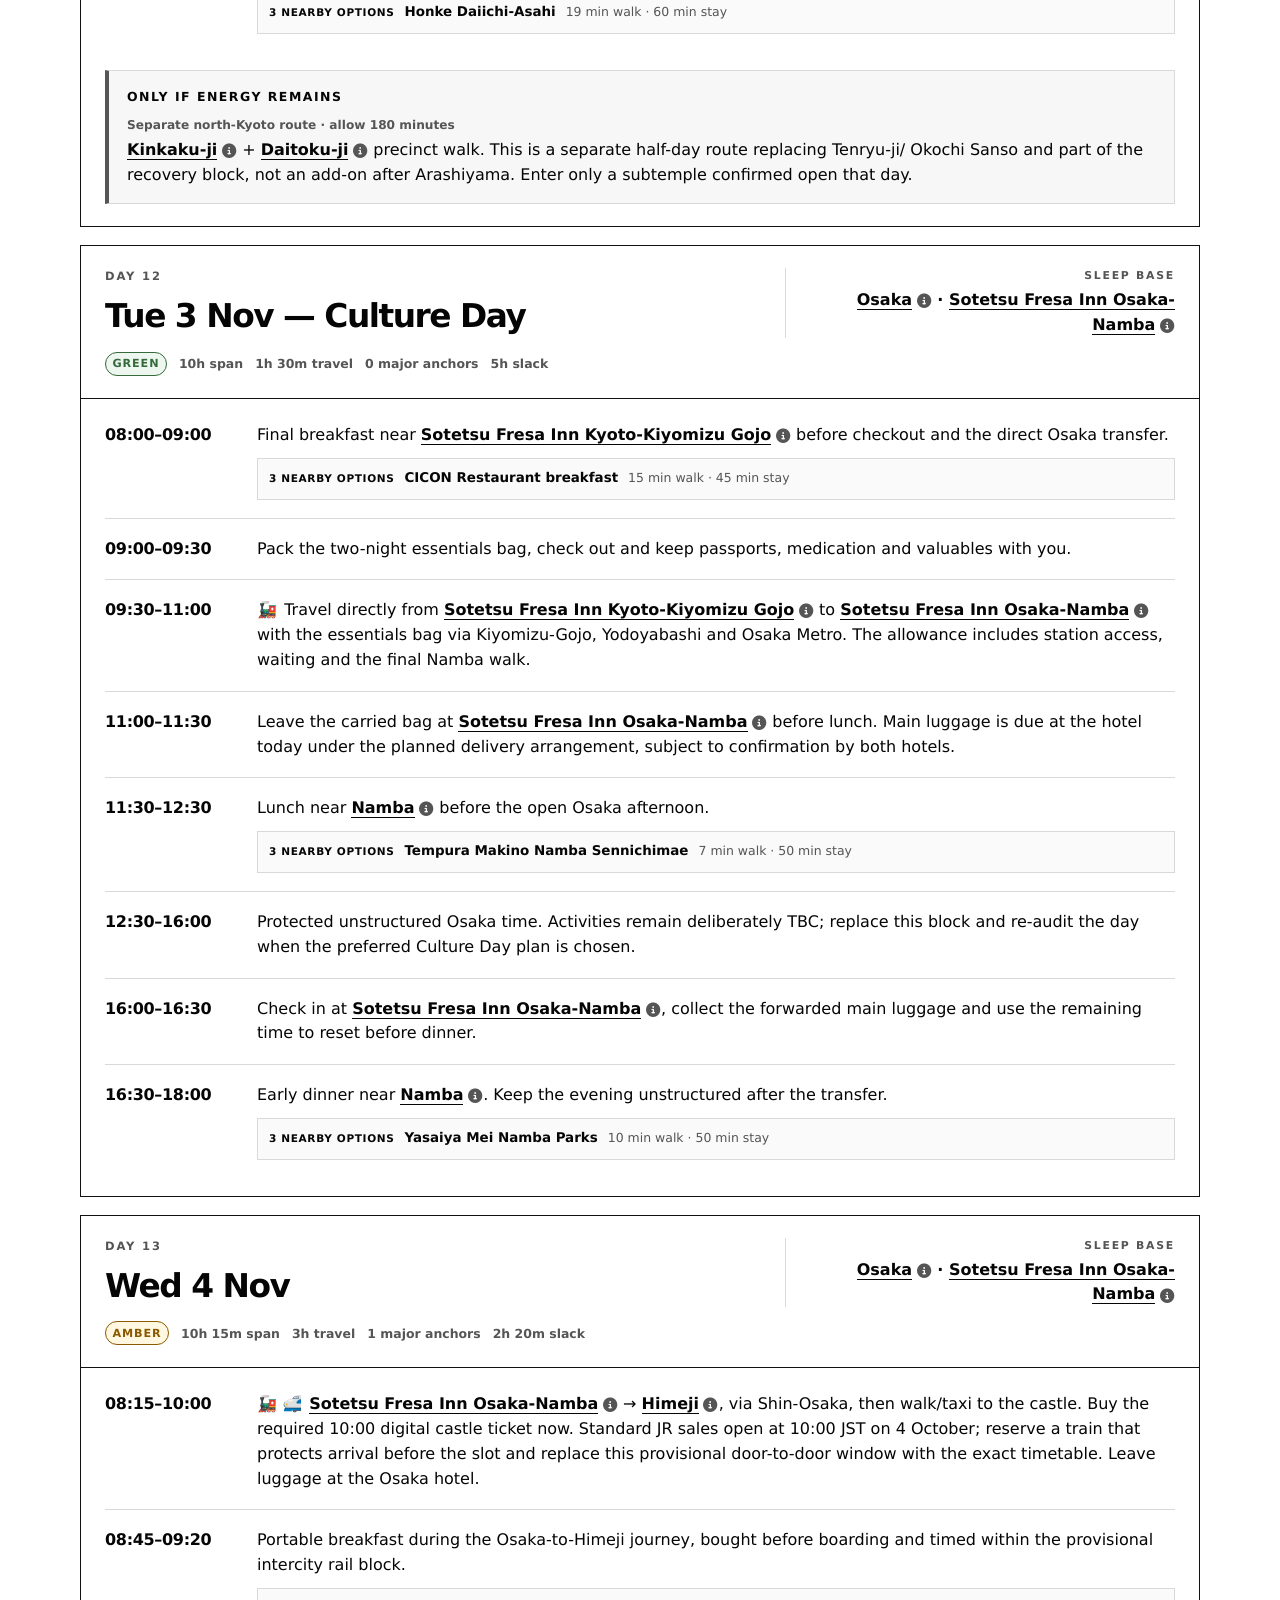
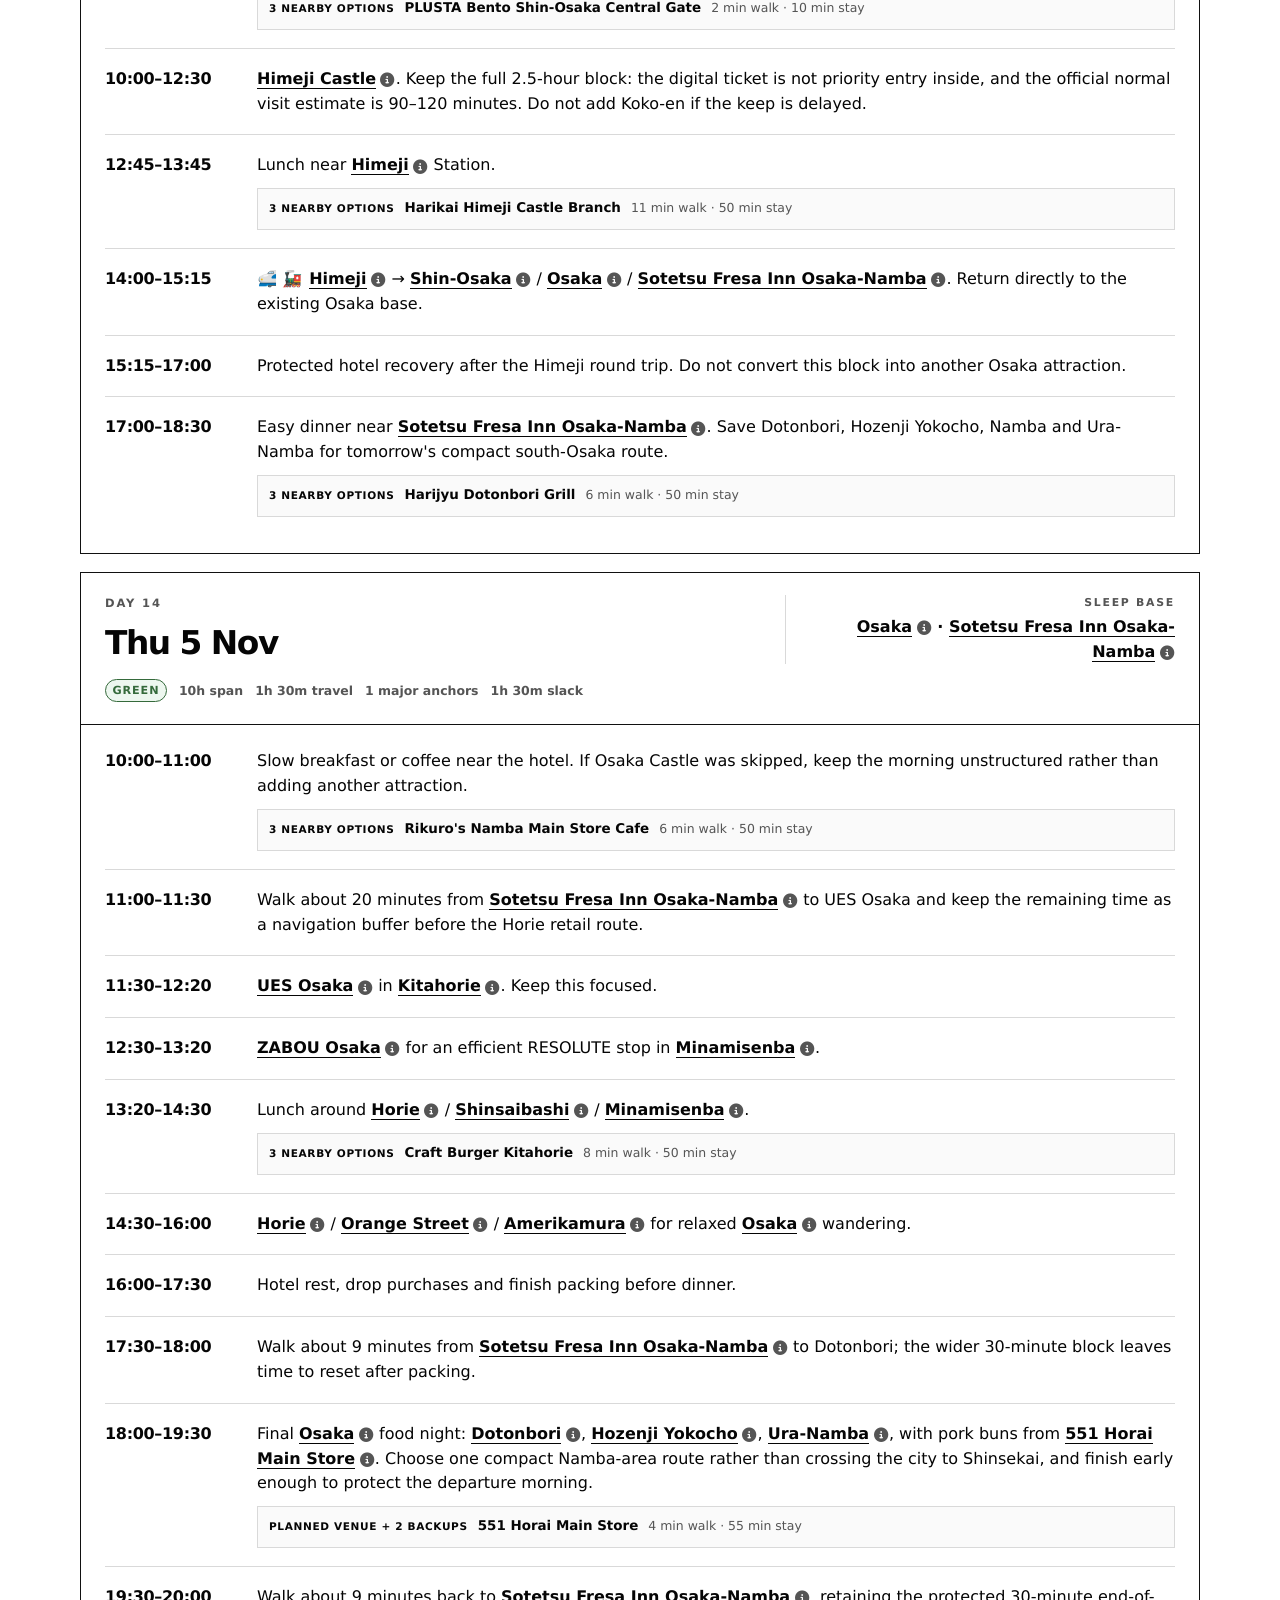
<file: test/fixtures/source-japan/index.html>
<!DOCTYPE html>
<!-- GENERATED FILE: edit data/*.yaml or src/*, then run ruby bin/build. -->
<html lang="en">
<head>
<meta charset="utf-8"/>
<meta content="width=device-width, initial-scale=1" name="viewport"/>
<meta content="A traveler-controlled Japan activity shortlist showing what is scheduled and what else is nearby." name="description"/>
<meta content="Choose what matters. — Japan 2026 activity shortlist" property="og:title"/>
<meta content="Compare the itinerary with highly recommended nearby activities, then make your own picks." property="og:description"/>
<meta content="website" property="og:type"/>
<meta content="https://rogers-japan-2026-activity-chooser.muddy-puppy-8706.chatgpt.site/og.png" property="og:image"/>
<meta content="summary_large_image" name="twitter:card"/>
<title>Japan Itinerary — Fri 23 Oct to Fri 6 Nov 2026</title>
<link href="https://cdnjs.cloudflare.com/ajax/libs/font-awesome/6.5.2/css/all.min.css" rel="stylesheet"/>
<style>
:root {
      --ink: #050505;
      --muted: #555555;
      --paper: #ffffff;
      --card: #ffffff;
      --line: #111111;
      --line-soft: #d9d9d9;
      --accent: #000000;
      --accent-2: #000000;
      --gold: #000000;
      --shadow: none;
      --radius: 0;
    }

    * { box-sizing: border-box; }

    html { scroll-behavior: smooth; }

    body {
      margin: 0;
      color: var(--ink);
      font-family: Inter, ui-sans-serif, system-ui, -apple-system, BlinkMacSystemFont, "Segoe UI", sans-serif;
      line-height: 1.55;
      background: var(--paper);
      text-rendering: geometricPrecision;
    }

    a { color: inherit; }

    .skip-link {
      position: fixed;
      top: 8px;
      left: 8px;
      z-index: 20;
      padding: 9px 12px;
      border: 1px solid var(--line);
      background: var(--paper);
      color: var(--ink);
      font-weight: 700;
      transform: translateY(-160%);
    }

    .skip-link:focus { transform: translateY(0); }

    a:focus-visible,
    .button:focus-visible {
      outline: 2px solid var(--ink);
      outline-offset: 3px;
    }

    .page {
      width: min(1120px, calc(100% - 40px));
      margin: 0 auto;
    }

    .hero {
      padding: 84px 0 42px;
      position: relative;
      border-bottom: 1px solid var(--line);
      margin-bottom: 28px;
    }

    .hero::after { display: none; }

    .kicker {
      display: inline-flex;
      gap: 8px;
      align-items: center;
      padding: 7px 10px;
      border: 1px solid var(--line);
      border-radius: 0;
      color: var(--ink);
      background: transparent;
      font-weight: 700;
      letter-spacing: 0.12em;
      text-transform: uppercase;
      font-size: 0.72rem;
    }

    h1 {
      margin: 22px 0 0;
      max-width: 920px;
      font-family: inherit;
      font-size: clamp(3rem, 8vw, 7rem);
      line-height: 0.92;
      letter-spacing: -0.075em;
      font-weight: 760;
    }

    .subtitle {
      max-width: 760px;
      margin: 18px 0 0;
      color: var(--muted);
      font-size: clamp(1rem, 2vw, 1.18rem);
    }

    .hero-actions {
      display: flex;
      flex-wrap: wrap;
      gap: 10px;
      margin-top: 28px;
    }

    .button {
      display: inline-flex;
      align-items: center;
      justify-content: center;
      gap: 8px;
      padding: 11px 15px;
      border-radius: 0;
      border: 1px solid var(--line);
      background: var(--paper);
      text-decoration: none;
      font-weight: 700;
      box-shadow: none;
    }

    .button.primary {
      background: var(--ink);
      color: var(--paper);
      border-color: var(--ink);
    }

    .stats {
      display: grid;
      grid-template-columns: repeat(3, minmax(0, 1fr));
      gap: 0;
      margin: 0 0 28px;
      border-top: 1px solid var(--line);
      border-left: 1px solid var(--line);
    }

    .stat {
      padding: 18px;
      background: var(--card);
      border-right: 1px solid var(--line);
      border-bottom: 1px solid var(--line);
      border-radius: 0;
      box-shadow: none;
      backdrop-filter: none;
    }

    .stat strong {
      display: block;
      font-size: 1.35rem;
      letter-spacing: -0.03em;
      font-weight: 760;
    }

    .stat span {
      color: var(--muted);
      font-size: 0.82rem;
      letter-spacing: 0.02em;
    }

    .route-card {
      margin: 0 0 30px;
      padding: 20px;
      background: var(--card);
      border: 1px solid var(--line);
      border-radius: 0;
      box-shadow: none;
    }

    .route-card h2 {
      margin: 0 0 14px;
      font-size: 0.74rem;
      color: var(--muted);
      text-transform: uppercase;
      letter-spacing: 0.16em;
      font-family: inherit;
      font-weight: 760;
    }

    .route {
      display: flex;
      flex-wrap: wrap;
      gap: 8px 10px;
      align-items: center;
      font-weight: 700;
    }

    .route .descriptor { display: none; }

    .route-arrow {
      color: var(--ink);
      opacity: 0.45;
    }

    .rail-legend {
      display: flex;
      flex-wrap: wrap;
      gap: 8px 18px;
      align-items: center;
      margin: 0 0 18px;
      padding: 10px 12px;
      border: 1px solid var(--line-soft);
      color: var(--muted);
      font-size: 0.78rem;
    }

    .rail-legend strong {
      color: var(--ink);
      text-transform: uppercase;
      letter-spacing: 0.1em;
      font-size: 0.68rem;
    }

    .day-nav {
      position: sticky;
      top: 0;
      z-index: 5;
      display: flex;
      gap: 8px;
      overflow-x: auto;
      padding: 12px 0;
      margin: 0 0 22px;
      background: rgba(255, 255, 255, 0.96);
      border-bottom: 1px solid var(--line-soft);
      backdrop-filter: blur(10px);
      scrollbar-width: thin;
    }

    .day-nav a {
      flex: 0 0 auto;
      display: inline-flex;
      align-items: center;
      gap: 8px;
      padding: 8px 11px;
      border-radius: 0;
      border: 1px solid var(--line-soft);
      background: var(--paper);
      text-decoration: none;
      font-weight: 700;
      font-size: 0.82rem;
      color: var(--ink);
      transition: border-color 160ms ease, background 160ms ease;
    }

    .day-nav a:hover {
      border-color: var(--line);
      background: #f7f7f7;
    }

    .day-nav span {
      display: inline-grid;
      place-items: center;
      width: 22px;
      height: 22px;
      border-radius: 0;
      background: var(--ink);
      color: var(--paper);
      font-size: 0.72rem;
      font-weight: 760;
    }

    .notice {
      margin: 0 0 22px;
      padding: 14px 16px;
      background: #f7f7f7;
      border: 1px solid var(--line-soft);
      border-radius: 0;
      color: var(--ink);
    }

    .itinerary {
      display: grid;
      gap: 18px;
      padding-bottom: 56px;
    }

    .day-card {
      overflow: hidden;
      background: var(--card);
      border: 1px solid var(--line);
      border-radius: 0;
      box-shadow: none;
    }

    .day-card__topline {
      display: flex;
      align-items: flex-start;
      justify-content: space-between;
      gap: 20px;
      padding: 22px 24px;
      background: var(--card);
      border-bottom: 1px solid var(--line);
    }

    .eyebrow {
      margin: 0 0 5px;
      color: var(--muted);
      text-transform: uppercase;
      letter-spacing: 0.16em;
      font-weight: 760;
      font-size: 0.72rem;
    }

    .day-card h2 {
      margin: 0;
      font-family: inherit;
      font-size: clamp(1.5rem, 3vw, 2.05rem);
      letter-spacing: -0.045em;
      font-weight: 740;
    }

    .pace-summary {
      display: flex;
      flex-wrap: wrap;
      align-items: center;
      gap: 6px 12px;
      margin-top: 10px;
      color: var(--muted);
      font-size: 0.78rem;
      font-weight: 650;
    }

    .pace-badge {
      display: inline-flex;
      padding: 0.2em 0.58em;
      border: 1px solid currentColor;
      border-radius: 999px;
      letter-spacing: 0.08em;
      font-size: 0.7rem;
      font-weight: 820;
    }

    .pace-badge--green { color: #356a3b; background: #edf7ef; }
    .pace-badge--amber { color: #8a5a00; background: #fff7df; }
    .pace-badge--red { color: #9a3030; background: #fff0f0; }
    .pace-badge--logistics { color: var(--muted); background: #f4f4f4; }

    .sleep-badge {
      flex: 0 1 390px;
      padding: 0 0 0 18px;
      border-radius: 0;
      background: transparent;
      border: 0;
      border-left: 1px solid var(--line-soft);
      text-align: right;
      color: var(--ink);
      font-weight: 700;
    }

    .sleep-badge > span:first-child {
      display: block;
      margin-bottom: 3px;
      color: var(--muted);
      font-size: 0.68rem;
      text-transform: uppercase;
      letter-spacing: 0.16em;
      font-weight: 760;
    }

    .sleep-badge .descriptor {
      display: block;
      margin-left: 0;
      font-weight: 450;
      font-size: 0.82rem;
    }

    .timeline {
      list-style: none;
      margin: 0;
      padding: 6px 24px 18px;
    }

    .timeline-item {
      display: grid;
      grid-template-columns: 132px 1fr;
      gap: 20px;
      position: relative;
      padding: 18px 0;
      border-bottom: 1px solid var(--line-soft);
    }

    .timeline-item:last-child { border-bottom: none; }

    .timeline-item.matcha-block {
      margin: 0 -12px;
      padding: 18px 12px;
      background: #edf6e5;
      border-left: 4px solid #5f7f2a;
    }

    .timeline-item.matcha-block time { color: #3f5f1f; }

    .timeline-item.matcha-block .place-link { border-bottom-color: #3f5f1f; }

    .timeline-item time {
      color: var(--ink);
      font-weight: 760;
      letter-spacing: -0.02em;
      white-space: normal;
      overflow-wrap: anywhere;
      font-variant-numeric: tabular-nums;
    }

    .activity-text { min-width: 0; }

    .rail-symbols {
      display: inline-block;
      margin-right: 0.45em;
      white-space: nowrap;
    }

    .timeline-content { min-width: 0; }

    .meal-recommendations {
      margin-top: 10px;
      border: 1px solid var(--line-soft);
      background: #fafafa;
    }
    .meal-recommendations summary {
      display: flex;
      flex-wrap: wrap;
      align-items: baseline;
      gap: 5px 10px;
      padding: 9px 11px;
      cursor: pointer;
      font-size: 0.78rem;
      list-style-position: inside;
    }
    .meal-recommendations summary:hover { background: #f1f1f1; }
    .meal-recommendations summary:focus-visible { outline: 2px solid var(--ink); outline-offset: 2px; }
    .meal-recommendations summary strong { font-size: 0.84rem; }
    .meal-recommendations summary > span:last-child { color: var(--muted); }
    .meal-summary-count { font-weight: 800; text-transform: uppercase; letter-spacing: 0.06em; font-size: 0.66rem; }
    .meal-recommendations__body { padding: 0 11px 11px; border-top: 1px solid var(--line-soft); }
    .meal-pick-list { margin: 0; padding: 0; list-style: none; }
    .meal-pick { display: grid; grid-template-columns: 24px 1fr; gap: 9px; padding: 11px 0; border-bottom: 1px solid var(--line-soft); }
    .meal-pick:last-child { border-bottom: 0; }
    .meal-pick__rank { display: grid; place-items: center; width: 22px; height: 22px; border: 1px solid var(--line); font-size: 0.72rem; font-weight: 850; }
    .meal-pick__content { min-width: 0; }
    .meal-pick__content p { margin: 5px 0 0; color: var(--muted); font-size: 0.76rem; line-height: 1.42; }
    .meal-pick__title { display: flex; flex-wrap: wrap; align-items: center; gap: 5px 8px; }
    .meal-pick__links { display: inline-flex; gap: 8px; margin-left: auto; }
    .meal-pick__links a { font-size: 0.7rem; font-weight: 750; }
    .best-chip { padding: 2px 5px; color: #356a3b; border: 1px solid #79a67e; background: #edf7ef; font-size: 0.62rem; font-weight: 800; text-transform: uppercase; letter-spacing: 0.06em; }
    .meal-chips { display: flex; flex-wrap: wrap; gap: 4px; margin-top: 6px; }
    .meal-chips span { padding: 2px 6px; border: 1px solid var(--line-soft); background: white; color: var(--muted); font-size: 0.65rem; text-transform: capitalize; }
    .meal-order strong { color: var(--ink); }
    .meal-spend { display: flex; flex-wrap: wrap; align-items: baseline; gap: 5px 9px; }
    .meal-spend strong { color: var(--accent); font-size: 0.78rem; }
    .meal-spend span { font-size: 0.68rem; text-transform: capitalize; }
    .meal-evidence { font-weight: 750; }
    .meal-evidence--verified::before { content: "✓ "; color: #356a3b; }
    .meal-evidence--provisional::before { content: "△ "; color: #8a5a00; }

    .place-link {
      color: var(--ink);
      font-weight: 760;
      text-decoration: none;
      border-bottom: 1px solid var(--ink);
      transition: background 160ms ease, border-color 160ms ease;
    }

    .place-link:hover {
      color: var(--ink);
      border-color: transparent;
      background: #eeeeee;
    }

    .descriptor {
      margin-left: 0.28em;
      color: var(--muted);
      font-size: 0.93em;
      font-weight: 430;
    }

    .activity-text .descriptor,
    .sleep-badge .descriptor {
      display: none;
    }

    .activity-text .descriptor.is-open,
    .sleep-badge .descriptor.is-open {
      display: inline-block;
      margin: 0.12em 0.15em 0.12em 0.35em;
      padding: 0.16em 0.6em;
      border: 1px solid var(--line-soft);
      border-radius: 8px;
      background: #f7f7f7;
      color: var(--muted);
      font-size: 0.78em;
      line-height: 1.35;
      vertical-align: baseline;
    }

    .place-note-trigger {
      display: inline;
    }

    .place-note-trigger .place-link {
      overflow-wrap: anywhere;
    }

    .info-button {
      display: inline-grid;
      place-items: center;
      width: 1.15em;
      height: 1.15em;
      margin-left: 0.22em;
      padding: 0;
      border: 0;
      background: transparent;
      color: var(--muted);
      font-size: 0.9em;
      line-height: 1;
      cursor: pointer;
      vertical-align: -0.08em;
    }

    .info-button .fa-circle-info { display: block; }

    .info-button:hover,
    .info-button:focus-visible {
      color: var(--ink);
    }

    .info-button:focus-visible {
      outline: 2px solid var(--ink);
      outline-offset: 2px;
    }

    .official-link {
      color: var(--ink);
      font-weight: 700;
      text-decoration: none;
      border-bottom: 1px solid var(--ink);
    }

    .official-link:hover {
      background: #eeeeee;
      border-color: transparent;
    }

    .footer {
      padding: 28px 0 48px;
      color: var(--muted);
      text-align: center;
      font-size: 0.88rem;
      border-top: 1px solid var(--line-soft);
    }


    @media (max-width: 640px) {
      .page {
        width: calc(100% - 24px);
      }

      .stats {
        grid-template-columns: 1fr;
      }

      .day-card__topline {
        flex-direction: column;
        gap: 12px;
        padding: 18px 16px;
      }

      .sleep-badge {
        flex: 1 1 auto;
        width: 100%;
        padding-left: 0;
        border-left: 0;
        text-align: left;
      }

      .timeline {
        padding: 4px 16px 14px;
      }

      .timeline-item {
        grid-template-columns: 1fr;
        gap: 6px;
      }

      .timeline-item time {
        white-space: normal;
      }

      .meal-recommendations summary { display: grid; grid-template-columns: auto 1fr; }
      .meal-recommendations summary > span:last-child { grid-column: 2; }
      .meal-pick__links { width: 100%; margin-left: 0; }

      .activity-text,
      .sleep-badge {
        overflow-wrap: anywhere;
      }
    }

    @media print {
      body { background: white; }
      .hero-actions, .day-nav { display: none; }
      .hero { padding-top: 28px; }
      .day-card { break-inside: avoid; box-shadow: none; }
      .place-link, .official-link { border-bottom: none; }
    }
    .alternatives {
      margin: 0 24px 22px;
      padding: 16px 18px;
      border: 1px solid var(--line-soft);
      border-left: 4px solid var(--muted);
      background: #f7f7f7;
    }

    .alternatives h3 {
      margin: 0 0 10px;
      font-size: 0.78rem;
      letter-spacing: 0.12em;
      text-transform: uppercase;
    }

    .alternatives ul {
      display: grid;
      gap: 12px;
      margin: 0;
      padding: 0;
      list-style: none;
    }

    .alternative-time {
      display: block;
      margin-bottom: 3px;
      color: var(--muted);
      font-size: 0.76rem;
      font-weight: 700;
    }

    @media (max-width: 640px) {
      .alternatives { margin: 0 16px 18px; }
    }


    .flight-card h2 {
      display: flex;
      align-items: baseline;
      justify-content: space-between;
      gap: 14px;
    }

    .flight-local {
      color: var(--muted);
      font-size: 0.68rem;
      letter-spacing: 0.08em;
      text-transform: none;
      font-weight: 600;
    }

    .flight-grid {
      display: grid;
      grid-template-columns: repeat(2, minmax(0, 1fr));
      border-top: 1px solid var(--line-soft);
      border-left: 1px solid var(--line-soft);
    }

    .flight-leg {
      padding: 16px;
      border-right: 1px solid var(--line-soft);
      border-bottom: 1px solid var(--line-soft);
    }

    .flight-leg strong,
    .flight-leg span {
      display: block;
    }

    .flight-leg strong {
      margin: 3px 0 4px;
      font-size: 1.08rem;
      letter-spacing: -0.02em;
    }

    .flight-leg > span {
      color: var(--muted);
      font-size: 0.84rem;
    }

    .flight-date {
      color: var(--muted);
      font-size: 0.7rem;
      font-weight: 760;
      letter-spacing: 0.12em;
      text-transform: uppercase;
    }

    @media (max-width: 640px) {
      .flight-grid { grid-template-columns: 1fr; }
      .flight-card h2 { align-items: flex-start; flex-direction: column; gap: 3px; }
    }

</style>
</head>
<body>
<a class="skip-link" href="#itinerary">Skip to itinerary</a>
<main class="page">
<header class="hero" id="top">
<div class="kicker">Fri 23 Oct to Fri 6 Nov</div>
<h1>Japan Itinerary</h1>
<div class="hero-actions"><a class="button primary" href="activity-options.html">Choose activities</a><a class="button" href="journey-map.html">Explore journey map</a></div>
</header>
<section aria-label="Trip summary" class="stats">
<div class="stat"><strong>15</strong><span>itinerary days</span></div>
<div class="stat"><strong>5</strong><span>overnight bases</span></div>
<div class="stat"><strong>2</strong><span>overnight flights</span></div>
</section>
<section aria-label="Confirmed flights" class="route-card flight-card">
<h2>Confirmed flights <span class="flight-local">All times local</span></h2>
<div class="flight-grid">
<div class="flight-leg">
<div class="flight-date">Fri 23 → Sat 24 Oct 2026</div>
<strong>SYD 21:30 <span class="route-arrow">→</span> NRT 12:00</strong>
<span>Sydney Kingsford Smith Airport to Narita International Airport · overnight</span>
</div>
<div class="flight-leg">
<div class="flight-date">Fri 6 → Sat 7 Nov 2026</div>
<strong>KIX 19:00 <span class="route-arrow">→</span> SYD 13:35</strong>
<span>Kansai International Airport to Sydney Kingsford Smith Airport · overnight</span>
</div>
</div>
</section>
<section aria-label="Route overview" class="route-card">
<h2>Route overview</h2>
<div class="route"><a class="place-link" href="https://www.google.com/search?q=Tokyo" rel="noopener noreferrer" target="_blank">Tokyo</a><span class="descriptor">(Shimbashi/Ginza planning base for Tokyo&#39;s temples, food, fashion, and art)</span> <span class="route-arrow">→</span> <a class="place-link" href="https://www.google.com/search?q=Kanazawa" rel="noopener noreferrer" target="_blank">Kanazawa</a><span class="descriptor">(garden, craft, seafood, and samurai-era city)</span> <span class="route-arrow">→</span> <a class="place-link" href="https://www.visitkaga.jp/discover-kaga/onsen/yamanaka-onsen" rel="noopener noreferrer" target="_blank">Yamanaka Onsen</a><span class="descriptor">(historic Kaga hot-spring town beside Kakusenkei Gorge)</span> <span class="route-arrow">→</span> <a class="place-link" href="https://www.google.com/search?q=Kyoto" rel="noopener noreferrer" target="_blank">Kyoto</a><span class="descriptor">(former imperial capital famous for temples and old lanes)</span> <span class="route-arrow">→</span> <a class="place-link" href="https://www.google.com/search?q=Nara" rel="noopener noreferrer" target="_blank">Nara</a><span class="descriptor">(ancient capital known for deer, shrines, and giant temples)</span> <span class="route-arrow">→</span> <a class="place-link" href="https://www.google.com/search?q=Uji" rel="noopener noreferrer" target="_blank">Uji</a><span class="descriptor">(matcha-famous tea town with Byodoin and riverside walks)</span> <span class="route-arrow">→</span> <a class="place-link" href="https://www.google.com/search?q=Kyoto" rel="noopener noreferrer" target="_blank">Kyoto</a><span class="descriptor">(former imperial capital famous for temples and old lanes)</span> <span class="route-arrow">→</span> <a class="place-link" href="https://www.google.com/search?q=Osaka" rel="noopener noreferrer" target="_blank">Osaka</a><span class="descriptor">(food-loving city known for nightlife and street energy)</span> <span class="route-arrow">→</span> <a class="place-link" href="https://www.google.com/search?q=Himeji" rel="noopener noreferrer" target="_blank">Himeji</a><span class="descriptor">(castle city west of Kobe)</span> <span class="route-arrow">→</span> <a class="place-link" href="https://www.google.com/search?q=Osaka" rel="noopener noreferrer" target="_blank">Osaka</a><span class="descriptor">(food-loving city known for nightlife and street energy)</span></div>
</section>
<aside class="rail-legend" aria-label="Train symbol key"><strong>Train key</strong><span><span aria-hidden="true">🚅</span> Shinkansen (bullet train)</span><span><span aria-hidden="true">🚂</span> Regular train</span></aside>
<nav aria-label="Jump to day" class="day-nav">
<a href="#day-1"><span>1</span> Fri 23 Oct</a>
<a href="#day-2"><span>2</span> Sat 24 Oct</a>
<a href="#day-3"><span>3</span> Sun 25 Oct</a>
<a href="#day-4"><span>4</span> Mon 26 Oct</a>
<a href="#day-5"><span>5</span> Tue 27 Oct</a>
<a href="#day-6"><span>6</span> Wed 28 Oct</a>
<a href="#day-7"><span>7</span> Thu 29 Oct</a>
<a href="#day-8"><span>8</span> Fri 30 Oct</a>
<a href="#day-9"><span>9</span> Sat 31 Oct</a>
<a href="#day-10"><span>10</span> Sun 1 Nov</a>
<a href="#day-11"><span>11</span> Mon 2 Nov</a>
<a href="#day-12"><span>12</span> Tue 3 Nov — Culture Day</a>
<a href="#day-13"><span>13</span> Wed 4 Nov</a>
<a href="#day-14"><span>14</span> Thu 5 Nov</a>
<a href="#day-15"><span>15</span> Fri 6 Nov</a>
</nav>
<section class="itinerary" id="itinerary" aria-label="Daily itinerary">
<article class="day-card" id="day-1">
<div class="day-card__topline">
<div><p class="eyebrow">Day 1</p><h2>Fri 23 Oct</h2><div class="pace-summary"><span class="pace-badge pace-badge--logistics">LOGISTICS</span><span>3h span</span><span>0m travel</span><span>0 major anchors</span><span>45m slack</span></div></div>
<div class="sleep-badge"><span>Sleep base</span>Overnight flight</div>
</div>
<ol class="timeline">
<li class="timeline-item" data-activity-id="day-01-01"><time datetime="2026-10-23T18:30">By 18:30</time><div class="timeline-content"><div class="activity-text">Arrive at <span class="place-note-trigger"><a class="place-link" href="https://www.sydneyairport.com.au/" rel="noopener noreferrer" target="_blank">Sydney Airport T1 International</a><button class="info-button" type="button" aria-label="About Sydney Airport T1 International" aria-expanded="false" aria-controls="place-note-1"><i class="fa-solid fa-circle-info" aria-hidden="true"></i></button></span><span class="descriptor" id="place-note-1" role="tooltip">(Sydney’s international terminal)</span>. This is three hours before departure; use any earlier airline-specific reporting time if advised.</div>
</div></li>
<li class="timeline-item international-flight-protection" data-activity-id="day-01-airport-processing"><time datetime="2026-10-23T18:30">18:30–19:30</time><div class="timeline-content"><div class="activity-text">Check in, drop bags, clear security and outbound border processing. Keep passports, boarding passes and Japan arrival information accessible.</div>
</div></li>
<li class="timeline-item" data-activity-id="day-01-02"><time datetime="2026-10-23T19:30">19:30–20:30</time><div class="timeline-content"><div class="activity-text">Have dinner airside after completing departure processing. Keep this flight-day meal to a full hour, then move toward the gate without rushing.</div>
<details class="meal-recommendations">
<summary><span class="meal-summary-count">3 nearby options</span><strong>PappaRich Sydney T1</strong><span>4 min walk · 50 min stay</span></summary>
<div class="meal-recommendations__body">
<ol class="meal-pick-list">
<li class="meal-pick">
<div class="meal-pick__rank" aria-label="Rank 1">1</div>
<div class="meal-pick__content">
<div class="meal-pick__title"><strong>PappaRich Sydney T1</strong><span class="best-chip">Recommended</span><span class="meal-pick__links"><a href="https://www.openstreetmap.org/?mlat=-33.94015&amp;mlon=151.16625#map=19/-33.94015/151.16625" rel="noopener noreferrer" target="_blank">Map ↗</a><a href="https://www.sydneyairport.com.au/eat/papparich/" rel="noopener noreferrer" target="_blank">Menu/source ↗</a></span></div>
<div class="meal-chips"><span>4 min walk · 300 m</span><span>+2 min detour</span><span>Queue ~10 min</span><span>midrange</span><span>not required</span></div>
<p>Independently shortlisted for this exact 19:30–20:30 window; the published service window overlaps the meal and the venue stays on the day&#39;s travel corridor.</p>
<p class="meal-hours"><strong>Window check:</strong> Friday 07:00–22:00 · verified</p><p class="meal-order"><strong>Order for two:</strong> 1× Nasi lemak (A$24) · 1× Roti canai (A$16) · 1× Teh tarik (A$6) to share</p>
<p class="meal-spend"><strong>Est. ¥5,177 · A$46.00 total</strong><span>Food only · provisional</span></p>
<p class="meal-evidence meal-evidence--verified">Provisional — re-check</p>
</div>
</li>
<li class="meal-pick">
<div class="meal-pick__rank" aria-label="Rank 2">2</div>
<div class="meal-pick__content">
<div class="meal-pick__title"><strong>BARista Sydney T1</strong><span class="meal-pick__links"><a href="https://www.openstreetmap.org/?mlat=-33.9399&amp;mlon=151.1666#map=19/-33.9399/151.1666" rel="noopener noreferrer" target="_blank">Map ↗</a><a href="https://www.sydneyairport.com.au/eat/BARista" rel="noopener noreferrer" target="_blank">Menu/source ↗</a></span></div>
<div class="meal-chips"><span>7 min walk · 525 m</span><span>+6 min detour</span><span>Queue ~10 min</span><span>budget</span><span>not required</span></div>
<p>Independently shortlisted for this exact 19:30–20:30 window; the published service window overlaps the meal and the venue stays on the day&#39;s travel corridor.</p>
<p class="meal-hours"><strong>Window check:</strong> Friday 06:00–22:00 · verified</p><p class="meal-order"><strong>Order for two:</strong> 1× Beef burger with fries (A$19) · 1× Chicken burger with fries (A$19)</p>
<p class="meal-spend"><strong>Est. ¥4,277 · A$38.00 total</strong><span>Food only · provisional</span></p>
<p class="meal-evidence meal-evidence--verified">Provisional — re-check</p>
</div>
</li>
<li class="meal-pick">
<div class="meal-pick__rank" aria-label="Rank 3">3</div>
<div class="meal-pick__content">
<div class="meal-pick__title"><strong>Coopers Alehouse Sydney T1</strong><span class="meal-pick__links"><a href="https://www.openstreetmap.org/?mlat=-33.93965&amp;mlon=151.16695#map=19/-33.93965/151.16695" rel="noopener noreferrer" target="_blank">Map ↗</a><a href="https://www.sydneyairport.com.au/eat/coopers-alehouse" rel="noopener noreferrer" target="_blank">Menu/source ↗</a></span></div>
<div class="meal-chips"><span>10 min walk · 750 m</span><span>+10 min detour</span><span>Queue ~10 min</span><span>midrange</span><span>not required</span></div>
<p>Independently shortlisted for this exact 19:30–20:30 window; the published service window overlaps the meal and the venue stays on the day&#39;s travel corridor.</p>
<p class="meal-hours"><strong>Window check:</strong> Friday evening service · provisional</p><p class="meal-order"><strong>Order for two:</strong> 1× Chicken schnitzel (A$29) · 1× Fish and chips (A$29)</p>
<p class="meal-spend"><strong>Est. ¥6,528 · A$58.00 total</strong><span>Food only · provisional</span></p>
<p class="meal-evidence meal-evidence--verified">Provisional — re-check</p>
</div>
</li>
</ol>
</div>
</details>
</div></li>
<li class="timeline-item international-flight-protection" data-activity-id="day-01-gate-buffer"><time datetime="2026-10-23T20:30">20:30–20:45</time><div class="timeline-content"><div class="activity-text">Walk to the gate and keep the remaining time clear for boarding instructions.</div>
</div></li>
<li class="timeline-item" data-activity-id="day-01-03"><time datetime="2026-10-23T21:30">21:30</time><div class="timeline-content"><div class="activity-text">Depart <span class="place-note-trigger"><a class="place-link" href="https://www.google.com/search?q=Sydney+Kingsford+Smith+Airport" rel="noopener noreferrer" target="_blank">SYD</a><button class="info-button" type="button" aria-label="About SYD" aria-expanded="false" aria-controls="place-note-2"><i class="fa-solid fa-circle-info" aria-hidden="true"></i></button></span><span class="descriptor" id="place-note-2" role="tooltip">(Sydney Kingsford Smith Airport)</span> for <span class="place-note-trigger"><a class="place-link" href="https://www.google.com/search?q=Narita+International+Airport" rel="noopener noreferrer" target="_blank">NRT</a><button class="info-button" type="button" aria-label="About NRT" aria-expanded="false" aria-controls="place-note-3"><i class="fa-solid fa-circle-info" aria-hidden="true"></i></button></span><span class="descriptor" id="place-note-3" role="tooltip">(Narita International Airport)</span>. Overnight flight.</div>
</div></li>
</ol>
</article>
<article class="day-card" id="day-2">
<div class="day-card__topline">
<div><p class="eyebrow">Day 2</p><h2>Sat 24 Oct</h2><div class="pace-summary"><span class="pace-badge pace-badge--green">GREEN</span><span>8h 15m span</span><span>2h 30m travel</span><span>0 major anchors</span><span>1h 30m slack</span></div></div>
<div class="sleep-badge"><span>Sleep base</span><span class="place-note-trigger"><a class="place-link" href="https://www.google.com/search?q=Tokyo" rel="noopener noreferrer" target="_blank">Tokyo</a><button class="info-button" type="button" aria-label="About Tokyo" aria-expanded="false" aria-controls="place-note-4"><i class="fa-solid fa-circle-info" aria-hidden="true"></i></button></span><span class="descriptor" id="place-note-4" role="tooltip">(Shimbashi/Ginza planning base for Tokyo&#39;s temples, food, fashion, and art)</span> · <span class="place-note-trigger"><a class="place-link" href="https://sotetsu-hotels.com/fresa-inn/ginza7/" rel="noopener noreferrer" target="_blank">Sotetsu Fresa Inn Ginza-Nanachome</a><button class="info-button" type="button" aria-label="About Sotetsu Fresa Inn Ginza-Nanachome" aria-expanded="false" aria-controls="place-note-5"><i class="fa-solid fa-circle-info" aria-hidden="true"></i></button></span><span class="descriptor" id="place-note-5" role="tooltip">(Value-focused private rooms between Ginza and Shimbashi, close to the itinerary&#39;s required base.)</span></div>
</div>
<ol class="timeline">
<li class="timeline-item" data-activity-id="day-02-01"><time datetime="2026-10-24T12:00">12:00</time><div class="timeline-content"><div class="activity-text">Arrive at <span class="place-note-trigger"><a class="place-link" href="https://www.narita-airport.jp/en/" rel="noopener noreferrer" target="_blank">Narita International Airport</a><button class="info-button" type="button" aria-label="About Narita International Airport" aria-expanded="false" aria-controls="place-note-6"><i class="fa-solid fa-circle-info" aria-hidden="true"></i></button></span><span class="descriptor" id="place-note-6" role="tooltip">(Tokyo’s major international airport east of the city)</span>.</div>
</div></li>
<li class="timeline-item" data-activity-id="day-02-02"><time datetime="2026-10-24T12:00">12:00–13:45</time><div class="timeline-content"><div class="activity-text">Immigration, baggage collection and customs. Buy or collect any reserved airport-train ticket only after clearing arrivals, so a flight or border-processing delay does not create pressure.</div>
</div></li>
<li class="timeline-item" data-activity-id="day-02-03"><time datetime="2026-10-24T13:45">13:45–15:45</time><div class="timeline-content"><div class="activity-text"><span class="rail-symbols" role="img" aria-label="regular train" title="regular train">🚂</span>Transfer to <span class="place-note-trigger"><a class="place-link" href="https://sotetsu-hotels.com/fresa-inn/ginza7/" rel="noopener noreferrer" target="_blank">Sotetsu Fresa Inn Ginza-Nanachome</a><button class="info-button" type="button" aria-label="About Sotetsu Fresa Inn Ginza-Nanachome" aria-expanded="false" aria-controls="place-note-7"><i class="fa-solid fa-circle-info" aria-hidden="true"></i></button></span><span class="descriptor" id="place-note-7" role="tooltip">(Value-focused private rooms between Ginza and Shimbashi, close to the itinerary&#39;s required base.)</span>. Use the <span class="place-note-trigger"><a class="place-link" href="https://www.jreast.co.jp/en/multi/nex/" rel="noopener noreferrer" target="_blank">Narita Express</a><button class="info-button" type="button" aria-label="About Narita Express" aria-expanded="false" aria-controls="place-note-8"><i class="fa-solid fa-circle-info" aria-hidden="true"></i></button></span><span class="descriptor" id="place-note-8" role="tooltip">(direct reserved train to Tokyo, Shibuya and Shinjuku)</span> for Tokyo Station, then continue locally to Ginza. The <span class="place-note-trigger"><a class="place-link" href="https://www.keisei.co.jp/keisei/tetudou/skyliner/us/" rel="noopener noreferrer" target="_blank">Keisei Skyliner</a><button class="info-button" type="button" aria-label="About Keisei Skyliner" aria-expanded="false" aria-controls="place-note-9"><i class="fa-solid fa-circle-info" aria-hidden="true"></i></button></span><span class="descriptor" id="place-note-9" role="tooltip">(fast reserved train to Ueno/Nippori)</span> remains a fallback through Ueno. Drop bags if the room is not ready.</div>
</div></li>
<li class="timeline-item" data-activity-id="day-02-03-recovery"><time datetime="2026-10-24T15:45">15:45–17:15</time><div class="timeline-content"><div class="activity-text">Check in, shower and protect 90 minutes of post-flight recovery. If the flight or border processing is late, this absorbs the delay and the YONEX visit shortens or disappears without affecting dinner.</div>
</div></li>
<li class="timeline-item" data-activity-id="day-02-04"><time datetime="2026-10-24T17:15">17:15–17:30</time><div class="timeline-content"><div class="activity-text">Walk about 11 minutes from <span class="place-note-trigger"><a class="place-link" href="https://sotetsu-hotels.com/fresa-inn/ginza7/" rel="noopener noreferrer" target="_blank">Sotetsu Fresa Inn Ginza-Nanachome</a><button class="info-button" type="button" aria-label="About Sotetsu Fresa Inn Ginza-Nanachome" aria-expanded="false" aria-controls="place-note-10"><i class="fa-solid fa-circle-info" aria-hidden="true"></i></button></span><span class="descriptor" id="place-note-10" role="tooltip">(Value-focused private rooms between Ginza and Shimbashi, close to the itinerary&#39;s required base.)</span> to the YONEX showroom beside Shimbashi Station; the 15-minute window retains a small navigation buffer.</div>
</div></li>
<li class="timeline-item" data-activity-id="day-02-04-visit"><time datetime="2026-10-24T17:30">17:30–18:30</time><div class="timeline-content"><div class="activity-text"><span class="place-note-trigger"><a class="place-link" href="https://www.yonex-showroom.com/tokyo-showroom/en/" rel="noopener noreferrer" target="_blank">YONEX Tokyo Showroom</a><button class="info-button" type="button" aria-label="About YONEX Tokyo Showroom" aria-expanded="false" aria-controls="place-note-11"><i class="fa-solid fa-circle-info" aria-hidden="true"></i></button></span><span class="descriptor" id="place-note-11" role="tooltip">(official Yonex flagship showroom beside Shimbashi Station)</span>. Browse Japanese-market racquets, shoes, apparel and accessories without turning the first evening into a cross-city outing. Skip it if arrival is delayed; do not book a timed observation deck on arrival day.</div>
</div></li>
<li class="timeline-item" data-activity-id="day-02-04-return"><time datetime="2026-10-24T18:30">18:30–18:45</time><div class="timeline-content"><div class="activity-text">Walk about 11 minutes back to <span class="place-note-trigger"><a class="place-link" href="https://sotetsu-hotels.com/fresa-inn/ginza7/" rel="noopener noreferrer" target="_blank">Sotetsu Fresa Inn Ginza-Nanachome</a><button class="info-button" type="button" aria-label="About Sotetsu Fresa Inn Ginza-Nanachome" aria-expanded="false" aria-controls="place-note-12"><i class="fa-solid fa-circle-info" aria-hidden="true"></i></button></span><span class="descriptor" id="place-note-12" role="tooltip">(Value-focused private rooms between Ginza and Shimbashi, close to the itinerary&#39;s required base.)</span>, retaining the protected 15-minute window.</div>
</div></li>
<li class="timeline-item" data-activity-id="day-02-05"><time datetime="2026-10-24T18:45">18:45–20:15</time><div class="timeline-content"><div class="activity-text">Easy dinner near the hotel, then an early night. Do not cross Tokyo for a specific nightlife district after the overnight flight.</div>
<details class="meal-recommendations">
<summary><span class="meal-summary-count">3 nearby options</span><strong>Beer Hall Lion Ginza 7-chome</strong><span>2 min walk · 50 min stay</span></summary>
<div class="meal-recommendations__body">
<ol class="meal-pick-list">
<li class="meal-pick">
<div class="meal-pick__rank" aria-label="Rank 1">1</div>
<div class="meal-pick__content">
<div class="meal-pick__title"><strong>Beer Hall Lion Ginza 7-chome</strong><span class="best-chip">Recommended</span><span class="meal-pick__links"><a href="https://www.openstreetmap.org/?mlat=35.66875&amp;mlon=139.76315#map=19/35.66875/139.76315" rel="noopener noreferrer" target="_blank">Map ↗</a><a href="https://www.ginzalion.jp/shop/brand/lion/shop1.html" rel="noopener noreferrer" target="_blank">Menu/source ↗</a></span></div>
<div class="meal-chips"><span>2 min walk · 101 m</span><span>+2 min detour</span><span>Queue ~10 min</span><span>midrange</span><span>not required</span></div>
<p>Independently shortlisted for this exact 18:45–20:15 window; the published service window overlaps the meal and the venue stays on the day&#39;s travel corridor.</p>
<p class="meal-hours"><strong>Window check:</strong> Saturday 11:30–22:00 · verified</p><p class="meal-order"><strong>Order for two:</strong> 1× Roast beef (¥2480) · 1× German sausage platter (¥1980)</p>
<p class="meal-spend"><strong>Est. ¥4,460 · A$39.63 total</strong><span>Food only · provisional</span></p>
<p class="meal-evidence meal-evidence--provisional">Provisional — re-check</p>
</div>
</li>
<li class="meal-pick">
<div class="meal-pick__rank" aria-label="Rank 2">2</div>
<div class="meal-pick__content">
<div class="meal-pick__title"><strong>Sato Yosuke Ginza</strong><span class="meal-pick__links"><a href="https://www.openstreetmap.org/?mlat=35.6714196&amp;mlon=139.7614869#map=19/35.6714196/139.7614869" rel="noopener noreferrer" target="_blank">Map ↗</a><a href="https://www.sato-yoske.co.jp/shop/ginza/" rel="noopener noreferrer" target="_blank">Menu/source ↗</a></span></div>
<div class="meal-chips"><span>7 min walk · 512 m</span><span>+7 min detour</span><span>Queue ~10 min</span><span>midrange</span><span>not required</span></div>
<p>Independently shortlisted for this exact 18:45–20:15 window; the published service window overlaps the meal and the venue stays on the day&#39;s travel corridor.</p>
<p class="meal-hours"><strong>Window check:</strong> Saturday dinner 17:00–21:00, last order 20:00 · verified</p><p class="meal-order"><strong>Order for two:</strong> 1× Tempura seiro udon (¥2600) · 1× Thai curry udon set (¥1800)</p>
<p class="meal-spend"><strong>Est. ¥4,840 · A$43.00 total</strong><span>Food only · provisional</span></p>
<p class="meal-evidence meal-evidence--provisional">Provisional — re-check</p>
</div>
</li>
<li class="meal-pick">
<div class="meal-pick__rank" aria-label="Rank 3">3</div>
<div class="meal-pick__content">
<div class="meal-pick__title"><strong>Ginza Shabutsu Honten</strong><span class="meal-pick__links"><a href="https://www.openstreetmap.org/?mlat=35.66925&amp;mlon=139.76385#map=19/35.66925/139.76385" rel="noopener noreferrer" target="_blank">Map ↗</a><a href="https://shabutsu.com/" rel="noopener noreferrer" target="_blank">Menu/source ↗</a></span></div>
<div class="meal-chips"><span>3 min walk · 182 m</span><span>+3 min detour</span><span>Queue ~10 min</span><span>premium</span><span>recommended</span></div>
<p>Independently shortlisted for this exact 18:45–20:15 window; the published service window overlaps the meal and the venue stays on the day&#39;s travel corridor.</p>
<p class="meal-hours"><strong>Window check:</strong> Saturday 17:00–23:00, last order 22:00 · verified</p><p class="meal-order"><strong>Order for two:</strong> 1× Harumi shabu-shabu course (¥7500) · 1× Harumi shabu-shabu course (¥7500)</p>
<p class="meal-spend"><strong>Est. ¥15,000 · A$133.27 total</strong><span>Food only · provisional</span></p>
<p class="meal-evidence meal-evidence--provisional">Provisional — re-check</p>
</div>
</li>
</ol>
</div>
</details>
</div></li>
</ol>
</article>
<article class="day-card" id="day-3">
<div class="day-card__topline">
<div><p class="eyebrow">Day 3</p><h2>Sun 25 Oct</h2><div class="pace-summary"><span class="pace-badge pace-badge--amber">AMBER</span><span>11h 30m span</span><span>2h 20m travel</span><span>2 major anchors</span><span>2h 15m slack</span></div></div>
<div class="sleep-badge"><span>Sleep base</span><span class="place-note-trigger"><a class="place-link" href="https://www.google.com/search?q=Tokyo" rel="noopener noreferrer" target="_blank">Tokyo</a><button class="info-button" type="button" aria-label="About Tokyo" aria-expanded="false" aria-controls="place-note-13"><i class="fa-solid fa-circle-info" aria-hidden="true"></i></button></span><span class="descriptor" id="place-note-13" role="tooltip">(Shimbashi/Ginza planning base for Tokyo&#39;s temples, food, fashion, and art)</span> · <span class="place-note-trigger"><a class="place-link" href="https://sotetsu-hotels.com/fresa-inn/ginza7/" rel="noopener noreferrer" target="_blank">Sotetsu Fresa Inn Ginza-Nanachome</a><button class="info-button" type="button" aria-label="About Sotetsu Fresa Inn Ginza-Nanachome" aria-expanded="false" aria-controls="place-note-14"><i class="fa-solid fa-circle-info" aria-hidden="true"></i></button></span><span class="descriptor" id="place-note-14" role="tooltip">(Value-focused private rooms between Ginza and Shimbashi, close to the itinerary&#39;s required base.)</span></div>
</div>
<ol class="timeline">
<li class="timeline-item" data-activity-id="day-03-breakfast"><time datetime="2026-10-25T08:15">08:15–09:15</time><div class="timeline-content"><div class="activity-text">Breakfast near <span class="place-note-trigger"><a class="place-link" href="https://sotetsu-hotels.com/fresa-inn/ginza7/" rel="noopener noreferrer" target="_blank">Sotetsu Fresa Inn Ginza-Nanachome</a><button class="info-button" type="button" aria-label="About Sotetsu Fresa Inn Ginza-Nanachome" aria-expanded="false" aria-controls="place-note-15"><i class="fa-solid fa-circle-info" aria-hidden="true"></i></button></span><span class="descriptor" id="place-note-15" role="tooltip">(Value-focused private rooms between Ginza and Shimbashi, close to the itinerary&#39;s required base.)</span>. Take a full hour over breakfast and leave at 09:15 for Ueno.</div>
<details class="meal-recommendations">
<summary><span class="meal-summary-count">3 nearby options</span><strong>Katsuki at Sotetsu Fresa Inn Ginza-Nanachome</strong><span>1 min walk · 50 min stay</span></summary>
<div class="meal-recommendations__body">
<ol class="meal-pick-list">
<li class="meal-pick">
<div class="meal-pick__rank" aria-label="Rank 1">1</div>
<div class="meal-pick__content">
<div class="meal-pick__title"><strong>Katsuki at Sotetsu Fresa Inn Ginza-Nanachome</strong><span class="best-chip">Recommended</span><span class="meal-pick__links"><a href="https://www.openstreetmap.org/?mlat=35.66805&amp;mlon=139.76295#map=19/35.66805/139.76295" rel="noopener noreferrer" target="_blank">Map ↗</a><a href="https://sotetsu-hotels.com/fresa-inn/ginza7/cuisine/" rel="noopener noreferrer" target="_blank">Menu/source ↗</a></span></div>
<div class="meal-chips"><span>1 min walk · 36 m</span><span>+1 min detour</span><span>Queue ~10 min</span><span>midrange</span><span>not required</span></div>
<p>Independently shortlisted for this exact 08:15–09:15 window; the published service window overlaps the meal and the venue stays on the day&#39;s travel corridor.</p>
<p class="meal-hours"><strong>Window check:</strong> Sunday 06:45–10:00, last entry 09:30 · verified</p><p class="meal-order"><strong>Order for two:</strong> 1× Breakfast buffet (¥1530) · 1× Breakfast buffet (¥1530)</p>
<p class="meal-spend"><strong>Est. ¥3,060 · A$27.19 total</strong><span>Food only · provisional</span></p>
<p class="meal-evidence meal-evidence--provisional">Provisional — re-check</p>
</div>
</li>
<li class="meal-pick">
<div class="meal-pick__rank" aria-label="Rank 2">2</div>
<div class="meal-pick__content">
<div class="meal-pick__title"><strong>SAKURA at Hotel Gracery Ginza</strong><span class="meal-pick__links"><a href="https://www.openstreetmap.org/?mlat=35.6683&amp;mlon=139.7633#map=19/35.6683/139.7633" rel="noopener noreferrer" target="_blank">Map ↗</a><a href="https://gracery.com/ginza/breakfast/" rel="noopener noreferrer" target="_blank">Menu/source ↗</a></span></div>
<div class="meal-chips"><span>1 min walk · 38 m</span><span>+1 min detour</span><span>Queue ~10 min</span><span>midrange</span><span>not required</span></div>
<p>Independently shortlisted for this exact 08:15–09:15 window; the published service window overlaps the meal and the venue stays on the day&#39;s travel corridor.</p>
<p class="meal-hours"><strong>Window check:</strong> Sunday 07:00–10:00, last order 09:30 · verified</p><p class="meal-order"><strong>Order for two:</strong> 1× Breakfast buffet (¥2420) · 1× Breakfast buffet (¥2420)</p>
<p class="meal-spend"><strong>Est. ¥4,840 · A$43.00 total</strong><span>Food only · provisional</span></p>
<p class="meal-evidence meal-evidence--provisional">Provisional — re-check</p>
</div>
</li>
<li class="meal-pick">
<div class="meal-pick__rank" aria-label="Rank 3">3</div>
<div class="meal-pick__content">
<div class="meal-pick__title"><strong>Ginza Breakfast Lab</strong><span class="meal-pick__links"><a href="https://www.openstreetmap.org/?mlat=35.66855&amp;mlon=139.76365#map=19/35.66855/139.76365" rel="noopener noreferrer" target="_blank">Map ↗</a><a href="https://choshoku.neu-inc.tokyo/" rel="noopener noreferrer" target="_blank">Menu/source ↗</a></span></div>
<div class="meal-chips"><span>2 min walk · 84 m</span><span>+2 min detour</span><span>Queue ~10 min</span><span>midrange</span><span>not required</span></div>
<p>Independently shortlisted for this exact 08:15–09:15 window; the published service window overlaps the meal and the venue stays on the day&#39;s travel corridor.</p>
<p class="meal-hours"><strong>Window check:</strong> Sunday 07:00–11:00 · verified</p><p class="meal-order"><strong>Order for two:</strong> 1× Breakfast buffet (¥2970) · 1× Breakfast buffet (¥2970)</p>
<p class="meal-spend"><strong>Est. ¥5,940 · A$52.78 total</strong><span>Food only · provisional</span></p>
<p class="meal-evidence meal-evidence--provisional">Provisional — re-check</p>
</div>
</li>
</ol>
</div>
</details>
</div></li>
<li class="timeline-item" data-activity-id="day-03-hotel-museum"><time datetime="2026-10-25T09:15">09:15–09:45</time><div class="timeline-content"><div class="activity-text"><span class="rail-symbols" role="img" aria-label="regular train" title="regular train">🚂</span>Allow 30 minutes from <span class="place-note-trigger"><a class="place-link" href="https://sotetsu-hotels.com/fresa-inn/ginza7/" rel="noopener noreferrer" target="_blank">Sotetsu Fresa Inn Ginza-Nanachome</a><button class="info-button" type="button" aria-label="About Sotetsu Fresa Inn Ginza-Nanachome" aria-expanded="false" aria-controls="place-note-16"><i class="fa-solid fa-circle-info" aria-hidden="true"></i></button></span><span class="descriptor" id="place-note-16" role="tooltip">(Value-focused private rooms between Ginza and Shimbashi, close to the itinerary&#39;s required base.)</span> to Tokyo National Museum via the Ginza Line and the walk through Ueno Park.</div>
</div></li>
<li class="timeline-item" data-activity-id="day-03-01"><time datetime="2026-10-25T09:45">09:45–11:50</time><div class="timeline-content"><div class="activity-text"><span class="place-note-trigger"><a class="place-link" href="https://www.tnm.jp/modules/r_free_page/index.php?id=113&amp;lang=en" rel="noopener noreferrer" target="_blank">Tokyo National Museum</a><button class="info-button" type="button" aria-label="About Tokyo National Museum" aria-expanded="false" aria-controls="place-note-17"><i class="fa-solid fa-circle-info" aria-hidden="true"></i></button></span><span class="descriptor" id="place-note-17" role="tooltip">(Japan’s largest museum of art and antiquities)</span>. Prioritise the Honkan Japanese Gallery and one secondary gallery rather than trying to cover the entire campus. Sunday avoids the museum&#39;s regular Monday closure.</div>
</div></li>
<li class="timeline-item" data-activity-id="day-03-02"><time datetime="2026-10-25T11:50">11:50–13:05</time><div class="timeline-content"><div class="activity-text">Sit-down lunch and cake at <span class="place-note-trigger"><a class="place-link" href="https://www.harbs.co.jp/en/shop_kanto/" rel="noopener noreferrer" target="_blank">HARBS Ueno</a><button class="info-button" type="button" aria-label="About HARBS Ueno" aria-expanded="false" aria-controls="place-note-18"><i class="fa-solid fa-circle-info" aria-hidden="true"></i></button></span><span class="descriptor" id="place-note-18" role="tooltip">(HARBS café on the second floor of PARCO_ya Ueno serving fresh cakes, pasta, sandwiches, and tea)</span>. Its Ueno location keeps the museum morning geographically compact and provides the day&#39;s recovery pause before crossing west.</div>
<details class="meal-recommendations">
<summary><span class="meal-summary-count">Planned venue + 2 backups</span><strong>HARBS Ueno</strong><span>18 min walk · 55 min stay</span></summary>
<div class="meal-recommendations__body">
<ol class="meal-pick-list">
<li class="meal-pick">
<div class="meal-pick__rank" aria-label="Rank 1">1</div>
<div class="meal-pick__content">
<div class="meal-pick__title"><strong>HARBS Ueno</strong><span class="best-chip">Planned</span><span class="meal-pick__links"><a href="https://www.openstreetmap.org/?mlat=35.7068359&amp;mlon=139.7731425#map=19/35.7068359/139.7731425" rel="noopener noreferrer" target="_blank">Map ↗</a><a href="https://www.harbs.co.jp/en/shop_kanto/" rel="noopener noreferrer" target="_blank">Menu/source ↗</a></span></div>
<div class="meal-chips"><span>18 min walk</span><span>+8 min detour</span><span>Queue ~5 min</span><span>midrange</span><span>not required</span></div>
<p>Best balance of route fit, service reliability, food preference, and evidence for this meal window.</p>
<p class="meal-order"><strong>Order for two:</strong> 1× Tomato and mozzarella pasta lunch with mille crêpe · 1× Pescatore pasta lunch with fresh-fruit cake</p>
<p class="meal-spend"><strong>Est. ¥4,200 · A$37.32 total</strong><span>Food only · provisional</span></p>
<p class="meal-evidence meal-evidence--provisional">Provisional — re-check</p>
</div>
</li>
<li class="meal-pick">
<div class="meal-pick__rank" aria-label="Rank 2">2</div>
<div class="meal-pick__content">
<div class="meal-pick__title"><strong>Inshotei</strong><span class="meal-pick__links"><a href="https://www.openstreetmap.org/?mlat=35.7140225&amp;mlon=139.772539#map=19/35.7140225/139.772539" rel="noopener noreferrer" target="_blank">Map ↗</a><a href="https://www.innsyoutei.jp/" rel="noopener noreferrer" target="_blank">Menu/source ↗</a></span></div>
<div class="meal-chips"><span>7 min walk</span><span>+7 min detour</span><span>Queue ~10 min</span><span>premium</span><span>recommended</span></div>
<p>A dependable nearby alternative with a modest route cost and straightforward service.</p>
<p class="meal-order"><strong>Order for two:</strong> 2× Hanakago Zen lunch course</p>
<p class="meal-spend"><strong>Est. ¥8,000 · A$71.08 total</strong><span>Food only · provisional</span></p>
<p class="meal-evidence meal-evidence--provisional">Provisional — re-check</p>
</div>
</li>
<li class="meal-pick">
<div class="meal-pick__rank" aria-label="Rank 3">3</div>
<div class="meal-pick__content">
<div class="meal-pick__title"><strong>Ueno Yōshoku Tōyama</strong><span class="meal-pick__links"><a href="https://www.openstreetmap.org/?mlat=35.712111&amp;mlon=139.774528#map=19/35.712111/139.774528" rel="noopener noreferrer" target="_blank">Map ↗</a><a href="https://ueno-tooyama.jp/" rel="noopener noreferrer" target="_blank">Menu/source ↗</a></span></div>
<div class="meal-chips"><span>9 min walk</span><span>+4 min detour</span><span>Queue ~15 min</span><span>midrange</span><span>recommended</span></div>
<p>A Sunday-friendly yoshoku fallback beside Ueno Park and one minute from Ueno Station.</p>
<p class="meal-order"><strong>Order for two:</strong> 1× Special demi-glace hamburg lunch · 1× Gandhi shrimp curry</p>
<p class="meal-spend"><strong>Est. ¥5,500 · A$48.87 total</strong><span>Food only · provisional</span></p>
<p class="meal-evidence meal-evidence--provisional">Provisional — re-check</p>
</div>
</li>
</ol>
</div>
</details>
</div></li>
<li class="timeline-item" data-activity-id="day-03-03"><time datetime="2026-10-25T13:05">13:05–13:50</time><div class="timeline-content"><div class="activity-text"><span class="rail-symbols" role="img" aria-label="regular train" title="regular train">🚂</span>Travel from Ueno to Meiji Shrine, including the park exit, rail journey and forest-approach walk.</div>
</div></li>
<li class="timeline-item" data-activity-id="day-03-04"><time datetime="2026-10-25T13:50">13:50–15:05</time><div class="timeline-content"><div class="activity-text"><span class="place-note-trigger"><a class="place-link" href="https://www.meijijingu.or.jp/en/visit/" rel="noopener noreferrer" target="_blank">Meiji Shrine</a><button class="info-button" type="button" aria-label="About Meiji Shrine" aria-expanded="false" aria-controls="place-note-19"><i class="fa-solid fa-circle-info" aria-hidden="true"></i></button></span><span class="descriptor" id="place-note-19" role="tooltip">(forested Shinto shrine beside Harajuku)</span>. Walk the forest approach and main precinct at a measured pace; October closing is early, so this anchors the west-Tokyo afternoon.</div>
</div></li>
<li class="timeline-item" data-activity-id="day-03-05"><time datetime="2026-10-25T15:05">15:05–15:20</time><div class="timeline-content"><div class="activity-text">Walk from the Meiji Shrine precinct to the Harajuku Station entrance of ＠cosme TOKYO.</div>
</div></li>
<li class="timeline-item" data-activity-id="day-03-at-cosme"><time datetime="2026-10-25T15:20">15:20–17:20</time><div class="timeline-content"><div class="activity-text">Browse <span class="place-note-trigger"><a class="place-link" href="https://www.cosme.net/store/flagship/tokyo/" rel="noopener noreferrer" target="_blank">＠cosme TOKYO</a><button class="info-button" type="button" aria-label="About ＠cosme TOKYO" aria-expanded="false" aria-controls="place-note-20"><i class="fa-solid fa-circle-info" aria-hidden="true"></i></button></span><span class="descriptor" id="place-note-20" role="tooltip">(three-floor Harajuku cosmetics flagship for testing and shopping Japanese and international brands)</span> in <span class="place-note-trigger"><a class="place-link" href="https://www.google.com/search?q=Harajuku" rel="noopener noreferrer" target="_blank">Harajuku</a><button class="info-button" type="button" aria-label="About Harajuku" aria-expanded="false" aria-controls="place-note-21"><i class="fa-solid fa-circle-info" aria-hidden="true"></i></button></span><span class="descriptor" id="place-note-21" role="tooltip">(Tokyo youth-fashion and pop-culture district)</span>. The two-hour block includes any Sunday entrance, tester and checkout queues, so shorten floor browsing rather than leaving after 17:20.</div>
</div></li>
<li class="timeline-item" data-activity-id="day-03-06"><time datetime="2026-10-25T17:20">17:20–17:40</time><div class="timeline-content"><div class="activity-text">Walk south from Harajuku into <span class="place-note-trigger"><a class="place-link" href="https://www.google.com/search?q=Shibuya" rel="noopener noreferrer" target="_blank">Shibuya</a><button class="info-button" type="button" aria-label="About Shibuya" aria-expanded="false" aria-controls="place-note-22"><i class="fa-solid fa-circle-info" aria-hidden="true"></i></button></span><span class="descriptor" id="place-note-22" role="tooltip">(famous scramble crossing and youth shopping hub)</span>, continuing directly to the Hikiniku to Come reception point. The route leaves a 20-minute buffer before the required 18:00 registration.</div>
</div></li>
<li class="timeline-item" data-activity-id="day-03-07"><time datetime="2026-10-25T18:00">18:00–19:15</time><div class="timeline-content"><div class="activity-text">Dinner at <span class="place-note-trigger"><a class="place-link" href="https://hikinikutocome.com/en/visit/shibuya/" rel="noopener noreferrer" target="_blank">Hikiniku to Come Shibuya</a><button class="info-button" type="button" aria-label="About Hikiniku to Come Shibuya" aria-expanded="false" aria-controls="place-note-23"><i class="fa-solid fa-circle-info" aria-hidden="true"></i></button></span><span class="descriptor" id="place-note-23" role="tooltip">(charcoal-grilled hamburg set restaurant with required online registration)</span>. Book the now-open October registration and arrive at least 10 minutes early; late arrival can forfeit the place.</div>
<details class="meal-recommendations">
<summary><span class="meal-summary-count">Planned venue + 2 backups</span><strong>Hikiniku to Come Shibuya</strong><span>4 min walk · 55 min stay</span></summary>
<div class="meal-recommendations__body">
<ol class="meal-pick-list">
<li class="meal-pick">
<div class="meal-pick__rank" aria-label="Rank 1">1</div>
<div class="meal-pick__content">
<div class="meal-pick__title"><strong>Hikiniku to Come Shibuya</strong><span class="best-chip">Planned</span><span class="meal-pick__links"><a href="https://www.openstreetmap.org/?mlat=35.659255&amp;mlon=139.6976023#map=19/35.659255/139.6976023" rel="noopener noreferrer" target="_blank">Map ↗</a><a href="https://hikinikutocome.com/en/visit/shibuya/" rel="noopener noreferrer" target="_blank">Menu/source ↗</a></span></div>
<div class="meal-chips"><span>4 min walk</span><span>+2 min detour</span><span>Queue ~5 min</span><span>midrange</span><span>required</span></div>
<p>Best balance of route fit, service reliability, food preference, and evidence for this meal window.</p>
<p class="meal-order"><strong>Order for two:</strong> 2× Hikiniku to Come set: three hamburg patties, rice and miso soup</p>
<p class="meal-spend"><strong>Est. ¥3,600 · A$31.99 total</strong><span>Food only · provisional</span></p>
<p class="meal-evidence meal-evidence--provisional">Provisional — re-check</p>
</div>
</li>
<li class="meal-pick">
<div class="meal-pick__rank" aria-label="Rank 2">2</div>
<div class="meal-pick__content">
<div class="meal-pick__title"><strong>HACHIYA Curry</strong><span class="meal-pick__links"><a href="https://www.openstreetmap.org/?mlat=35.663487&amp;mlon=139.6945357#map=19/35.663487/139.6945357" rel="noopener noreferrer" target="_blank">Map ↗</a><a href="https://www.instagram.com/hachiyacurry/" rel="noopener noreferrer" target="_blank">Menu/source ↗</a></span></div>
<div class="meal-chips"><span>7 min walk</span><span>+7 min detour</span><span>Queue ~10 min</span><span>midrange</span><span>not required</span></div>
<p>A dependable nearby alternative with a modest route cost and straightforward service.</p>
<p class="meal-order"><strong>Order for two:</strong> 1× Tender pork-loin curry · 1× Seven-vegetable curry with beef-tendon topping</p>
<p class="meal-spend"><strong>Est. ¥2,500 · A$22.21 total</strong><span>Food only · provisional</span></p>
<p class="meal-evidence meal-evidence--provisional">Provisional — re-check</p>
</div>
</li>
<li class="meal-pick">
<div class="meal-pick__rank" aria-label="Rank 3">3</div>
<div class="meal-pick__content">
<div class="meal-pick__title"><strong>Uobei Shibuya Dogenzaka</strong><span class="meal-pick__links"><a href="https://www.openstreetmap.org/?mlat=35.65945&amp;mlon=139.697995#map=19/35.65945/139.697995" rel="noopener noreferrer" target="_blank">Map ↗</a><a href="https://www.genkisushi.co.jp/common/sysfile/topics/ID00000468binary1.pdf" rel="noopener noreferrer" target="_blank">Menu/source ↗</a></span></div>
<div class="meal-chips"><span>5 min walk</span><span>+4 min detour</span><span>Queue ~15 min</span><span>budget</span><span>not required</span></div>
<p>A fast no-registration sushi fallback on the same Dogenzaka pocket as Hikiniku to Come.</p>
<p class="meal-order"><strong>Order for two:</strong> 2× Tuna nigiri plate to share · 2× Salmon nigiri plate to share · 2× Shrimp nigiri plate to share · 1× Chawanmushi to share</p>
<p class="meal-spend"><strong>Est. ¥2,400 · A$21.32 total</strong><span>Food only · provisional</span></p>
<p class="meal-evidence meal-evidence--provisional">Provisional — re-check</p>
</div>
</li>
</ol>
</div>
</details>
</div></li>
<li class="timeline-item" data-activity-id="day-03-return-hotel"><time datetime="2026-10-25T19:15">19:15–19:45</time><div class="timeline-content"><div class="activity-text"><span class="rail-symbols" role="img" aria-label="regular train" title="regular train">🚂</span>Return from Shibuya to <span class="place-note-trigger"><a class="place-link" href="https://sotetsu-hotels.com/fresa-inn/ginza7/" rel="noopener noreferrer" target="_blank">Sotetsu Fresa Inn Ginza-Nanachome</a><button class="info-button" type="button" aria-label="About Sotetsu Fresa Inn Ginza-Nanachome" aria-expanded="false" aria-controls="place-note-24"><i class="fa-solid fa-circle-info" aria-hidden="true"></i></button></span><span class="descriptor" id="place-note-24" role="tooltip">(Value-focused private rooms between Ginza and Shimbashi, close to the itinerary&#39;s required base.)</span> via the Ginza Line; the 30-minute window includes station access.</div>
</div></li>
</ol>
</article>
<article class="day-card" id="day-4">
<div class="day-card__topline">
<div><p class="eyebrow">Day 4</p><h2>Mon 26 Oct</h2><div class="pace-summary"><span class="pace-badge pace-badge--green">GREEN</span><span>9h 30m span</span><span>1h 55m travel</span><span>2 major anchors</span><span>2h 15m slack</span></div></div>
<div class="sleep-badge"><span>Sleep base</span><span class="place-note-trigger"><a class="place-link" href="https://www.google.com/search?q=Tokyo" rel="noopener noreferrer" target="_blank">Tokyo</a><button class="info-button" type="button" aria-label="About Tokyo" aria-expanded="false" aria-controls="place-note-25"><i class="fa-solid fa-circle-info" aria-hidden="true"></i></button></span><span class="descriptor" id="place-note-25" role="tooltip">(Shimbashi/Ginza planning base for Tokyo&#39;s temples, food, fashion, and art)</span> · <span class="place-note-trigger"><a class="place-link" href="https://sotetsu-hotels.com/fresa-inn/ginza7/" rel="noopener noreferrer" target="_blank">Sotetsu Fresa Inn Ginza-Nanachome</a><button class="info-button" type="button" aria-label="About Sotetsu Fresa Inn Ginza-Nanachome" aria-expanded="false" aria-controls="place-note-26"><i class="fa-solid fa-circle-info" aria-hidden="true"></i></button></span><span class="descriptor" id="place-note-26" role="tooltip">(Value-focused private rooms between Ginza and Shimbashi, close to the itinerary&#39;s required base.)</span></div>
</div>
<ol class="timeline">
<li class="timeline-item" data-activity-id="day-04-breakfast"><time datetime="2026-10-26T08:00">08:00–08:45</time><div class="timeline-content"><div class="activity-text">Breakfast near <span class="place-note-trigger"><a class="place-link" href="https://sotetsu-hotels.com/fresa-inn/ginza7/" rel="noopener noreferrer" target="_blank">Sotetsu Fresa Inn Ginza-Nanachome</a><button class="info-button" type="button" aria-label="About Sotetsu Fresa Inn Ginza-Nanachome" aria-expanded="false" aria-controls="place-note-27"><i class="fa-solid fa-circle-info" aria-hidden="true"></i></button></span><span class="descriptor" id="place-note-27" role="tooltip">(Value-focused private rooms between Ginza and Shimbashi, close to the itinerary&#39;s required base.)</span> before the east-Tokyo morning. This is an explicit 45-minute exception that preserves both Senso-ji and Kappabashi.</div>
<details class="meal-recommendations">
<summary><span class="meal-summary-count">3 nearby options</span><strong>GINZA HOTEL by GRANBELL breakfast</strong><span>2 min walk · 50 min stay</span></summary>
<div class="meal-recommendations__body">
<ol class="meal-pick-list">
<li class="meal-pick">
<div class="meal-pick__rank" aria-label="Rank 1">1</div>
<div class="meal-pick__content">
<div class="meal-pick__title"><strong>GINZA HOTEL by GRANBELL breakfast</strong><span class="best-chip">Recommended</span><span class="meal-pick__links"><a href="https://www.openstreetmap.org/?mlat=35.66855&amp;mlon=139.76305#map=19/35.66855/139.76305" rel="noopener noreferrer" target="_blank">Map ↗</a><a href="https://granbellhotel.jp/ginza/breakfast/" rel="noopener noreferrer" target="_blank">Menu/source ↗</a></span></div>
<div class="meal-chips"><span>2 min walk · 76 m</span><span>+2 min detour</span><span>Queue ~10 min</span><span>midrange</span><span>not required</span></div>
<p>Independently shortlisted for this exact 08:00–08:45 window; the published service window overlaps the meal and the venue stays on the day&#39;s travel corridor.</p>
<p class="meal-hours"><strong>Window check:</strong> Monday 07:00–09:30 · verified</p><p class="meal-order"><strong>Order for two:</strong> 1× Breakfast buffet (¥3000) · 1× Breakfast buffet (¥3000)</p>
<p class="meal-spend"><strong>Est. ¥6,000 · A$53.31 total</strong><span>Food only · provisional</span></p>
<p class="meal-evidence meal-evidence--provisional">Provisional — re-check</p>
</div>
</li>
<li class="meal-pick">
<div class="meal-pick__rank" aria-label="Rank 2">2</div>
<div class="meal-pick__content">
<div class="meal-pick__title"><strong>Tricolore Ginza Honten</strong><span class="meal-pick__links"><a href="https://www.openstreetmap.org/?mlat=35.6688&amp;mlon=139.7634#map=19/35.6688/139.7634" rel="noopener noreferrer" target="_blank">Map ↗</a><a href="https://www.ginza.jp/shop/10123" rel="noopener noreferrer" target="_blank">Menu/source ↗</a></span></div>
<div class="meal-chips"><span>2 min walk · 108 m</span><span>+2 min detour</span><span>Queue ~10 min</span><span>budget</span><span>not required</span></div>
<p>Independently shortlisted for this exact 08:00–08:45 window; the published service window overlaps the meal and the venue stays on the day&#39;s travel corridor.</p>
<p class="meal-hours"><strong>Window check:</strong> Monday from 08:00 · verified</p><p class="meal-order"><strong>Order for two:</strong> 1× Morning toast set (¥900) · 1× Morning toast set (¥900)</p>
<p class="meal-spend"><strong>Est. ¥1,800 · A$15.99 total</strong><span>Food only · provisional</span></p>
<p class="meal-evidence meal-evidence--provisional">Provisional — re-check</p>
</div>
</li>
<li class="meal-pick">
<div class="meal-pick__rank" aria-label="Rank 3">3</div>
<div class="meal-pick__content">
<div class="meal-pick__title"><strong>GINZA CASITA at Hotel The Celestine Ginza</strong><span class="meal-pick__links"><a href="https://www.openstreetmap.org/?mlat=35.66905&amp;mlon=139.76375#map=19/35.66905/139.76375" rel="noopener noreferrer" target="_blank">Map ↗</a><a href="https://www.celestinehotels.jp/ginza/restaurant/" rel="noopener noreferrer" target="_blank">Menu/source ↗</a></span></div>
<div class="meal-chips"><span>3 min walk · 152 m</span><span>+3 min detour</span><span>Queue ~10 min</span><span>premium</span><span>recommended</span></div>
<p>Independently shortlisted for this exact 08:00–08:45 window; the published service window overlaps the meal and the venue stays on the day&#39;s travel corridor.</p>
<p class="meal-hours"><strong>Window check:</strong> Monday 07:00–12:00, last order 11:00 · verified</p><p class="meal-order"><strong>Order for two:</strong> 1× Japanese breakfast (¥4400) · 1× Western breakfast (¥4400)</p>
<p class="meal-spend"><strong>Est. ¥8,800 · A$78.19 total</strong><span>Food only · provisional</span></p>
<p class="meal-evidence meal-evidence--provisional">Provisional — re-check</p>
</div>
</li>
</ol>
</div>
</details>
</div></li>
<li class="timeline-item" data-activity-id="day-04-hotel-sensoji"><time datetime="2026-10-26T08:45">08:45–09:15</time><div class="timeline-content"><div class="activity-text"><span class="rail-symbols" role="img" aria-label="regular train" title="regular train">🚂</span>Allow 30 minutes from <span class="place-note-trigger"><a class="place-link" href="https://sotetsu-hotels.com/fresa-inn/ginza7/" rel="noopener noreferrer" target="_blank">Sotetsu Fresa Inn Ginza-Nanachome</a><button class="info-button" type="button" aria-label="About Sotetsu Fresa Inn Ginza-Nanachome" aria-expanded="false" aria-controls="place-note-28"><i class="fa-solid fa-circle-info" aria-hidden="true"></i></button></span><span class="descriptor" id="place-note-28" role="tooltip">(Value-focused private rooms between Ginza and Shimbashi, close to the itinerary&#39;s required base.)</span> to Senso-ji via the Ginza Line and the short approach from Asakusa Station.</div>
</div></li>
<li class="timeline-item" data-activity-id="day-04-01"><time datetime="2026-10-26T09:15">09:15–10:00</time><div class="timeline-content"><div class="activity-text"><span class="place-note-trigger"><a class="place-link" href="https://www.google.com/search?q=Asakusa" rel="noopener noreferrer" target="_blank">Asakusa</a><button class="info-button" type="button" aria-label="About Asakusa" aria-expanded="false" aria-controls="place-note-29"><i class="fa-solid fa-circle-info" aria-hidden="true"></i></button></span><span class="descriptor" id="place-note-29" role="tooltip">(old Tokyo temple district)</span> + <span class="place-note-trigger"><a class="place-link" href="https://www.senso-ji.jp/english/" rel="noopener noreferrer" target="_blank">Senso-ji</a><button class="info-button" type="button" aria-label="About Senso-ji" aria-expanded="false" aria-controls="place-note-30"><i class="fa-solid fa-circle-info" aria-hidden="true"></i></button></span><span class="descriptor" id="place-note-30" role="tooltip">(Tokyo’s oldest Buddhist temple)</span>. Keep this focused on the main precinct, then continue west on foot instead of making a separate Asakusa trip.</div>
</div></li>
<li class="timeline-item" data-activity-id="day-04-02"><time datetime="2026-10-26T10:00">10:00–10:15</time><div class="timeline-content"><div class="activity-text">Walk from Senso-ji through Asakusa to the Kappabashi kitchenware district.</div>
</div></li>
<li class="timeline-item" data-activity-id="day-04-02-visit"><time datetime="2026-10-26T10:15">10:15–11:15</time><div class="timeline-content"><div class="activity-text"><span class="place-note-trigger"><a class="place-link" href="https://www.google.com/search?q=Kappabashi" rel="noopener noreferrer" target="_blank">Kappabashi</a><button class="info-button" type="button" aria-label="About Kappabashi" aria-expanded="false" aria-controls="place-note-31"><i class="fa-solid fa-circle-info" aria-hidden="true"></i></button></span><span class="descriptor" id="place-note-31" role="tooltip">(kitchenware street for knives, ceramics, and food displays)</span>. Monday is substantially better than Sunday for specialist-shop openings; keep a purchase list so the browse remains focused.</div>
</div></li>
<li class="timeline-item" data-activity-id="day-04-lunch"><time datetime="2026-10-26T11:15">11:15–12:00</time><div class="timeline-content"><div class="activity-text">Seated lunch near Kappabashi, avoiding a famous-shop queue. This is an explicit 45-minute exception that protects the teamLab arrival buffer.</div>
<details class="meal-recommendations">
<summary><span class="meal-summary-count">3 nearby options</span><strong>Pelican Cafe Asakusa</strong><span>2 min walk · 50 min stay</span></summary>
<div class="meal-recommendations__body">
<ol class="meal-pick-list">
<li class="meal-pick">
<div class="meal-pick__rank" aria-label="Rank 1">1</div>
<div class="meal-pick__content">
<div class="meal-pick__title"><strong>Pelican Cafe Asakusa</strong><span class="best-chip">Recommended</span><span class="meal-pick__links"><a href="https://www.openstreetmap.org/?mlat=35.71025&amp;mlon=139.78865#map=19/35.71025/139.78865" rel="noopener noreferrer" target="_blank">Map ↗</a><a href="https://asakusa.pelicancafe.jp/menu.html" rel="noopener noreferrer" target="_blank">Menu/source ↗</a></span></div>
<div class="meal-chips"><span>2 min walk · 127 m</span><span>+2 min detour</span><span>Queue ~10 min</span><span>budget</span><span>not required</span></div>
<p>Independently shortlisted for this exact 11:15–12:00 window; the published service window overlaps the meal and the venue stays on the day&#39;s travel corridor.</p>
<p class="meal-hours"><strong>Window check:</strong> Monday 09:00–17:00 · verified</p><p class="meal-order"><strong>Order for two:</strong> 1× Ham cutlet sandwich (¥1100) · 1× Omelette sandwich (¥950)</p>
<p class="meal-spend"><strong>Est. ¥2,050 · A$18.21 total</strong><span>Food only · provisional</span></p>
<p class="meal-evidence meal-evidence--provisional">Provisional — re-check</p>
</div>
</li>
<li class="meal-pick">
<div class="meal-pick__rank" aria-label="Rank 2">2</div>
<div class="meal-pick__content">
<div class="meal-pick__title"><strong>Ichome Ichiban-chi Nishi-Asakusa</strong><span class="meal-pick__links"><a href="https://www.openstreetmap.org/?mlat=35.7105&amp;mlon=139.789#map=19/35.7105/139.789" rel="noopener noreferrer" target="_blank">Map ↗</a><a href="https://tawaramachi1-chome1-banchi.com/lunch/" rel="noopener noreferrer" target="_blank">Menu/source ↗</a></span></div>
<div class="meal-chips"><span>2 min walk · 133 m</span><span>+2 min detour</span><span>Queue ~10 min</span><span>budget</span><span>not required</span></div>
<p>Independently shortlisted for this exact 11:15–12:00 window; the published service window overlaps the meal and the venue stays on the day&#39;s travel corridor.</p>
<p class="meal-hours"><strong>Window check:</strong> Monday 11:30–14:00 · verified</p><p class="meal-order"><strong>Order for two:</strong> 1× Katsu curry (¥600) · 1× Daily set meal (¥800)</p>
<p class="meal-spend"><strong>Est. ¥1,400 · A$12.44 total</strong><span>Food only · provisional</span></p>
<p class="meal-evidence meal-evidence--provisional">Provisional — re-check</p>
</div>
</li>
<li class="meal-pick">
<div class="meal-pick__rank" aria-label="Rank 3">3</div>
<div class="meal-pick__content">
<div class="meal-pick__title"><strong>Asakusa Unana</strong><span class="meal-pick__links"><a href="https://www.openstreetmap.org/?mlat=35.71075&amp;mlon=139.78935#map=19/35.71075/139.78935" rel="noopener noreferrer" target="_blank">Map ↗</a><a href="https://unana.jp/map/" rel="noopener noreferrer" target="_blank">Menu/source ↗</a></span></div>
<div class="meal-chips"><span>3 min walk · 156 m</span><span>+3 min detour</span><span>Queue ~10 min</span><span>budget</span><span>not required</span></div>
<p>Independently shortlisted for this exact 11:15–12:00 window; the published service window overlaps the meal and the venue stays on the day&#39;s travel corridor.</p>
<p class="meal-hours"><strong>Window check:</strong> Monday 09:00–17:30 · verified</p><p class="meal-order"><strong>Order for two:</strong> 1× Grilled eel rice ball (¥600) · 1× Grilled eel rice ball (¥600)</p>
<p class="meal-spend"><strong>Est. ¥1,200 · A$10.66 total</strong><span>Food only · provisional</span></p>
<p class="meal-evidence meal-evidence--provisional">Provisional — re-check</p>
</div>
</li>
</ol>
</div>
</details>
</div></li>
<li class="timeline-item" data-activity-id="day-04-02-transport"><time datetime="2026-10-26T12:00">12:00–12:40</time><div class="timeline-content"><div class="activity-text"><span class="rail-symbols" role="img" aria-label="regular train" title="regular train">🚂</span>Travel from Kappabashi to Azabudai Hills, including station access and the final walk. The 20-minute gap before entry protects the timed ticket.</div>
</div></li>
<li class="timeline-item" data-activity-id="day-04-03"><time datetime="2026-10-26T13:00">13:00–15:30</time><div class="timeline-content"><div class="activity-text">Pre-book a timed entry for <span class="place-note-trigger"><a class="place-link" href="https://www.teamlab.art/e/tokyo/" rel="noopener noreferrer" target="_blank">teamLab Borderless</a><button class="info-button" type="button" aria-label="About teamLab Borderless" aria-expanded="false" aria-controls="place-note-32"><i class="fa-solid fa-circle-info" aria-hidden="true"></i></button></span><span class="descriptor" id="place-note-32" role="tooltip">(map-free immersive digital-art museum at Azabudai Hills)</span>. Allow two and a half hours to wander; re-entry is not permitted.</div>
</div></li>
<li class="timeline-item" data-activity-id="day-04-04-recovery"><time datetime="2026-10-26T15:30">15:30–16:00</time><div class="timeline-content"><div class="activity-text"><span class="rail-symbols" role="img" aria-label="regular train" title="regular train">🚂</span>Return from Azabudai Hills to <span class="place-note-trigger"><a class="place-link" href="https://sotetsu-hotels.com/fresa-inn/ginza7/" rel="noopener noreferrer" target="_blank">Sotetsu Fresa Inn Ginza-Nanachome</a><button class="info-button" type="button" aria-label="About Sotetsu Fresa Inn Ginza-Nanachome" aria-expanded="false" aria-controls="place-note-33"><i class="fa-solid fa-circle-info" aria-hidden="true"></i></button></span><span class="descriptor" id="place-note-33" role="tooltip">(Value-focused private rooms between Ginza and Shimbashi, close to the itinerary&#39;s required base.)</span> by metro; the 30-minute window includes the walks at both ends.</div>
</div></li>
<li class="timeline-item" data-activity-id="day-04-05"><time datetime="2026-10-26T16:00">16:00–17:30</time><div class="timeline-content"><div class="activity-text">Simple early dinner and protected recovery around <span class="place-note-trigger"><a class="place-link" href="https://www.google.com/search?q=Shimbashi+dinner" rel="noopener noreferrer" target="_blank">Shimbashi</a><button class="info-button" type="button" aria-label="About Shimbashi" aria-expanded="false" aria-controls="place-note-34"><i class="fa-solid fa-circle-info" aria-hidden="true"></i></button></span><span class="descriptor" id="place-note-34" role="tooltip">(lively salaryman dining district)</span>, <span class="place-note-trigger"><a class="place-link" href="https://www.google.com/search?q=Ginza" rel="noopener noreferrer" target="_blank">Ginza</a><button class="info-button" type="button" aria-label="About Ginza" aria-expanded="false" aria-controls="place-note-35"><i class="fa-solid fa-circle-info" aria-hidden="true"></i></button></span><span class="descriptor" id="place-note-35" role="tooltip">(upscale shopping district beside Shimbashi and Yurakucho)</span>, or near the hotel. Pack for the <span class="place-note-trigger"><a class="place-link" href="https://www.google.com/search?q=Kanazawa" rel="noopener noreferrer" target="_blank">Kanazawa</a><button class="info-button" type="button" aria-label="About Kanazawa" aria-expanded="false" aria-controls="place-note-36"><i class="fa-solid fa-circle-info" aria-hidden="true"></i></button></span><span class="descriptor" id="place-note-36" role="tooltip">(garden, craft, seafood, and samurai-era city)</span>/<span class="place-note-trigger"><a class="place-link" href="https://www.visitkaga.jp/discover-kaga/onsen/yamanaka-onsen" rel="noopener noreferrer" target="_blank">Yamanaka Onsen</a><button class="info-button" type="button" aria-label="About Yamanaka Onsen" aria-expanded="false" aria-controls="place-note-37"><i class="fa-solid fa-circle-info" aria-hidden="true"></i></button></span><span class="descriptor" id="place-note-37" role="tooltip">(historic Kaga hot-spring town beside Kakusenkei Gorge)</span> leg. Keep the rest of the evening empty.</div>
<details class="meal-recommendations">
<summary><span class="meal-summary-count">3 nearby options</span><strong>Ginza Bairin Honten</strong><span>2 min walk · 50 min stay</span></summary>
<div class="meal-recommendations__body">
<ol class="meal-pick-list">
<li class="meal-pick">
<div class="meal-pick__rank" aria-label="Rank 1">1</div>
<div class="meal-pick__content">
<div class="meal-pick__title"><strong>Ginza Bairin Honten</strong><span class="best-chip">Recommended</span><span class="meal-pick__links"><a href="https://www.openstreetmap.org/?mlat=35.66875&amp;mlon=139.76315#map=19/35.66875/139.76315" rel="noopener noreferrer" target="_blank">Map ↗</a><a href="https://www.ginzabairin.com/menu/index.php" rel="noopener noreferrer" target="_blank">Menu/source ↗</a></span></div>
<div class="meal-chips"><span>2 min walk · 101 m</span><span>+2 min detour</span><span>Queue ~10 min</span><span>midrange</span><span>not required</span></div>
<p>Independently shortlisted for this exact 16:00–17:30 window; the published service window overlaps the meal and the venue stays on the day&#39;s travel corridor.</p>
<p class="meal-hours"><strong>Window check:</strong> Monday 11:30–20:30 · verified</p><p class="meal-order"><strong>Order for two:</strong> 1× Special pork cutlet bowl (¥2200) · 1× Pork loin cutlet set (¥2400)</p>
<p class="meal-spend"><strong>Est. ¥4,600 · A$40.87 total</strong><span>Food only · provisional</span></p>
<p class="meal-evidence meal-evidence--provisional">Provisional — re-check</p>
</div>
</li>
<li class="meal-pick">
<div class="meal-pick__rank" aria-label="Rank 2">2</div>
<div class="meal-pick__content">
<div class="meal-pick__title"><strong>Mugi to Olive Ginza</strong><span class="meal-pick__links"><a href="https://www.openstreetmap.org/?mlat=35.669&amp;mlon=139.7635#map=19/35.669/139.7635" rel="noopener noreferrer" target="_blank">Map ↗</a><a href="https://www.instagram.com/mugitooribu/" rel="noopener noreferrer" target="_blank">Menu/source ↗</a></span></div>
<div class="meal-chips"><span>2 min walk · 137 m</span><span>+2 min detour</span><span>Queue ~10 min</span><span>midrange</span><span>not required</span></div>
<p>Independently shortlisted for this exact 16:00–17:30 window; the published service window overlaps the meal and the venue stays on the day&#39;s travel corridor.</p>
<p class="meal-hours"><strong>Window check:</strong> Monday 11:00–21:30 · verified</p><p class="meal-order"><strong>Order for two:</strong> 1× Clam soba (¥1800) · 1× Triple soba (¥1900)</p>
<p class="meal-spend"><strong>Est. ¥3,700 · A$32.87 total</strong><span>Food only · provisional</span></p>
<p class="meal-evidence meal-evidence--provisional">Provisional — re-check</p>
</div>
</li>
<li class="meal-pick">
<div class="meal-pick__rank" aria-label="Rank 3">3</div>
<div class="meal-pick__content">
<div class="meal-pick__title"><strong>Ginza Swiss Honten</strong><span class="meal-pick__links"><a href="https://www.openstreetmap.org/?mlat=35.66925&amp;mlon=139.76385#map=19/35.66925/139.76385" rel="noopener noreferrer" target="_blank">Map ↗</a><a href="https://ginza-swiss.com/" rel="noopener noreferrer" target="_blank">Menu/source ↗</a></span></div>
<div class="meal-chips"><span>3 min walk · 182 m</span><span>+3 min detour</span><span>Queue ~10 min</span><span>midrange</span><span>not required</span></div>
<p>Independently shortlisted for this exact 16:00–17:30 window; the published service window overlaps the meal and the venue stays on the day&#39;s travel corridor.</p>
<p class="meal-hours"><strong>Window check:</strong> Monday 11:00–21:00, last order 20:30 · verified</p><p class="meal-order"><strong>Order for two:</strong> 1× Chiba pork katsu curry (¥2750) · 1× Beef katsu curry (¥2860)</p>
<p class="meal-spend"><strong>Est. ¥5,610 · A$49.84 total</strong><span>Food only · provisional</span></p>
<p class="meal-evidence meal-evidence--provisional">Provisional — re-check</p>
</div>
</li>
</ol>
</div>
</details>
</div></li>
</ol>
</article>
<article class="day-card" id="day-5">
<div class="day-card__topline">
<div><p class="eyebrow">Day 5</p><h2>Tue 27 Oct</h2><div class="pace-summary"><span class="pace-badge pace-badge--green">GREEN</span><span>9h 40m span</span><span>3h 25m travel</span><span>1 major anchors</span><span>1h 35m slack</span></div></div>
<div class="sleep-badge"><span>Sleep base</span><span class="place-note-trigger"><a class="place-link" href="https://www.google.com/search?q=Kanazawa" rel="noopener noreferrer" target="_blank">Kanazawa</a><button class="info-button" type="button" aria-label="About Kanazawa" aria-expanded="false" aria-controls="place-note-38"><i class="fa-solid fa-circle-info" aria-hidden="true"></i></button></span><span class="descriptor" id="place-note-38" role="tooltip">(garden, craft, seafood, and samurai-era city)</span> · <span class="place-note-trigger"><a class="place-link" href="https://amanekhotels.jp/kanazawa/" rel="noopener noreferrer" target="_blank">Hotel Amanek Kanazawa</a><button class="info-button" type="button" aria-label="About Hotel Amanek Kanazawa" aria-expanded="false" aria-controls="place-note-39"><i class="fa-solid fa-circle-info" aria-hidden="true"></i></button></span><span class="descriptor" id="place-note-39" role="tooltip">(Good-value modern hotel in lively Katamachi, convenient for Nagamachi, Korinbo, restaurants, and the museum district.)</span></div>
</div>
<ol class="timeline">
<li class="timeline-item" data-activity-id="day-05-hotel-tokyo-station"><time datetime="2026-10-27T08:30">08:30–09:00</time><div class="timeline-content"><div class="activity-text">Travel from <span class="place-note-trigger"><a class="place-link" href="https://sotetsu-hotels.com/fresa-inn/ginza7/" rel="noopener noreferrer" target="_blank">Sotetsu Fresa Inn Ginza-Nanachome</a><button class="info-button" type="button" aria-label="About Sotetsu Fresa Inn Ginza-Nanachome" aria-expanded="false" aria-controls="place-note-40"><i class="fa-solid fa-circle-info" aria-hidden="true"></i></button></span><span class="descriptor" id="place-note-40" role="tooltip">(Value-focused private rooms between Ginza and Shimbashi, close to the itinerary&#39;s required base.)</span> to <span class="place-note-trigger"><a class="place-link" href="https://www.jreast.co.jp/e/stations/e1039.html" rel="noopener noreferrer" target="_blank">Tokyo Station</a><button class="info-button" type="button" aria-label="About Tokyo Station" aria-expanded="false" aria-controls="place-note-41"><i class="fa-solid fa-circle-info" aria-hidden="true"></i></button></span><span class="descriptor" id="place-note-41" role="tooltip">(Tokyo&#39;s principal intercity rail terminal)</span> via Ginza or Shimbashi and arrive before the train platform call.</div>
</div></li>
<li class="timeline-item" data-activity-id="day-05-01"><time datetime="2026-10-27T09:15">Provisional target 09:15–12:10</time><div class="timeline-content"><div class="activity-text"><span class="rail-symbols" role="img" aria-label="Shinkansen (bullet train)" title="Shinkansen (bullet train)">🚅</span><span class="place-note-trigger"><a class="place-link" href="https://www.google.com/search?q=Tokyo" rel="noopener noreferrer" target="_blank">Tokyo</a><button class="info-button" type="button" aria-label="About Tokyo" aria-expanded="false" aria-controls="place-note-42"><i class="fa-solid fa-circle-info" aria-hidden="true"></i></button></span><span class="descriptor" id="place-note-42" role="tooltip">(Shimbashi/Ginza planning base for Tokyo&#39;s temples, food, fashion, and art)</span> → <span class="place-note-trigger"><a class="place-link" href="https://www.google.com/search?q=Kanazawa" rel="noopener noreferrer" target="_blank">Kanazawa</a><button class="info-button" type="button" aria-label="About Kanazawa" aria-expanded="false" aria-controls="place-note-43"><i class="fa-solid fa-circle-info" aria-hidden="true"></i></button></span><span class="descriptor" id="place-note-43" role="tooltip">(garden, craft, seafood, and samurai-era city)</span> by Hokuriku Shinkansen. Standard JR sales open at 10:00 JST on 27 September; reserve the first practical service at or after 09:15, then replace this provisional window with the exact timetable before purchase.</div>
</div></li>
<li class="timeline-item" data-activity-id="day-05-breakfast"><time datetime="2026-10-27T09:15">09:15–09:50</time><div class="timeline-content"><div class="activity-text">Portable breakfast aboard the Hokuriku Shinkansen, bought at Tokyo Station before boarding.</div>
<details class="meal-recommendations">
<summary><span class="meal-summary-count">3 nearby options</span><strong>Ekibenya Odori</strong><span>4 min walk · 50 min stay</span></summary>
<div class="meal-recommendations__body">
<ol class="meal-pick-list">
<li class="meal-pick">
<div class="meal-pick__rank" aria-label="Rank 1">1</div>
<div class="meal-pick__content">
<div class="meal-pick__title"><strong>Ekibenya Odori</strong><span class="best-chip">Recommended</span><span class="meal-pick__links"><a href="https://www.openstreetmap.org/?mlat=35.68095&amp;mlon=139.76675#map=19/35.68095/139.76675" rel="noopener noreferrer" target="_blank">Map ↗</a><a href="https://www.gransta.jp/mall/gransta_tokyo/ekibenyaodori/" rel="noopener noreferrer" target="_blank">Menu/source ↗</a></span></div>
<div class="meal-chips"><span>4 min walk · 300 m</span><span>+2 min detour</span><span>Queue ~10 min</span><span>midrange</span><span>not required</span></div>
<p>Independently shortlisted for this exact 09:15–09:50 window; the published service window overlaps the meal and the venue stays on the day&#39;s travel corridor.</p>
<p class="meal-hours"><strong>Window check:</strong> Tuesday 06:00–21:00 · verified</p><p class="meal-order"><strong>Order for two:</strong> 1× Tokyo Bento (¥1850) · 1× Chicken Bento (¥1100)</p>
<p class="meal-spend"><strong>Est. ¥2,950 · A$26.21 total</strong><span>Food only · provisional</span></p>
<p class="meal-evidence meal-evidence--verified">Provisional — re-check</p>
</div>
</li>
<li class="meal-pick">
<div class="meal-pick__rank" aria-label="Rank 2">2</div>
<div class="meal-pick__content">
<div class="meal-pick__title"><strong>TeToTe Gransta Tokyo</strong><span class="meal-pick__links"><a href="https://www.openstreetmap.org/?mlat=35.6812&amp;mlon=139.7671#map=19/35.6812/139.7671" rel="noopener noreferrer" target="_blank">Map ↗</a><a href="https://www.gransta.jp/mall/gransta_tokyo/tetote/" rel="noopener noreferrer" target="_blank">Menu/source ↗</a></span></div>
<div class="meal-chips"><span>7 min walk · 525 m</span><span>+6 min detour</span><span>Queue ~10 min</span><span>midrange</span><span>not required</span></div>
<p>Independently shortlisted for this exact 09:15–09:50 window; the published service window overlaps the meal and the venue stays on the day&#39;s travel corridor.</p>
<p class="meal-hours"><strong>Window check:</strong> Tuesday 08:00–22:00 · verified</p><p class="meal-order"><strong>Order for two:</strong> 1× Salmon and salmon roe bento (¥1500) · 1× Grilled fish bento (¥1350)</p>
<p class="meal-spend"><strong>Est. ¥2,850 · A$25.32 total</strong><span>Food only · provisional</span></p>
<p class="meal-evidence meal-evidence--verified">Provisional — re-check</p>
</div>
</li>
<li class="meal-pick">
<div class="meal-pick__rank" aria-label="Rank 3">3</div>
<div class="meal-pick__content">
<div class="meal-pick__title"><strong>Curly&#39;s Croissant Tokyo Bake Stand</strong><span class="meal-pick__links"><a href="https://www.openstreetmap.org/?mlat=35.68145&amp;mlon=139.76745#map=19/35.68145/139.76745" rel="noopener noreferrer" target="_blank">Map ↗</a><a href="https://www.gransta.jp/mall/gransta_tokyo/tokyo_bake_stand/" rel="noopener noreferrer" target="_blank">Menu/source ↗</a></span></div>
<div class="meal-chips"><span>10 min walk · 750 m</span><span>+10 min detour</span><span>Queue ~10 min</span><span>budget</span><span>not required</span></div>
<p>Independently shortlisted for this exact 09:15–09:50 window; the published service window overlaps the meal and the venue stays on the day&#39;s travel corridor.</p>
<p class="meal-hours"><strong>Window check:</strong> Tuesday 08:00–22:00 · verified</p><p class="meal-order"><strong>Order for two:</strong> 1× Premium croissant (¥292) · 1× Ham and cheese croissant (¥620) · 1× Coffee (¥450) to share</p>
<p class="meal-spend"><strong>Est. ¥1,362 · A$12.10 total</strong><span>Food only · provisional</span></p>
<p class="meal-evidence meal-evidence--verified">Provisional — re-check</p>
</div>
</li>
</ol>
</div>
</details>
</div></li>
<li class="timeline-item" data-activity-id="day-05-02"><time datetime="2026-10-27T12:25">12:25–13:40</time><div class="timeline-content"><div class="activity-text">Drop bags, then lunch at <span class="place-note-trigger"><a class="place-link" href="https://www.google.com/search?q=Omicho+Market" rel="noopener noreferrer" target="_blank">Omicho Market</a><button class="info-button" type="button" aria-label="About Omicho Market" aria-expanded="false" aria-controls="place-note-44"><i class="fa-solid fa-circle-info" aria-hidden="true"></i></button></span><span class="descriptor" id="place-note-44" role="tooltip">(Kanazawa seafood market)</span>. Tuesday is the safer market day.</div>
<details class="meal-recommendations">
<summary><span class="meal-summary-count">3 nearby options</span><strong>Yamasan Sushi Honten</strong><span>1 min walk · 50 min stay</span></summary>
<div class="meal-recommendations__body">
<ol class="meal-pick-list">
<li class="meal-pick">
<div class="meal-pick__rank" aria-label="Rank 1">1</div>
<div class="meal-pick__content">
<div class="meal-pick__title"><strong>Yamasan Sushi Honten</strong><span class="best-chip">Recommended</span><span class="meal-pick__links"><a href="https://www.openstreetmap.org/?mlat=36.57115&amp;mlon=136.65585#map=19/36.57115/136.65585" rel="noopener noreferrer" target="_blank">Map ↗</a><a href="https://ohmicho-ichiba.com/gourmet/shop71401/" rel="noopener noreferrer" target="_blank">Menu/source ↗</a></span></div>
<div class="meal-chips"><span>1 min walk · 75 m</span><span>+1 min detour</span><span>Queue ~10 min</span><span>midrange</span><span>not required</span></div>
<p>Independently shortlisted for this exact 12:25–13:40 window; the published service window overlaps the meal and the venue stays on the day&#39;s travel corridor.</p>
<p class="meal-hours"><strong>Window check:</strong> Tuesday 09:00–16:00 · verified</p><p class="meal-order"><strong>Order for two:</strong> 1× Chef&#39;s seafood bowl (¥3000) · 1× Chef&#39;s seafood bowl (¥3000)</p>
<p class="meal-spend"><strong>Est. ¥6,000 · A$53.31 total</strong><span>Food only · provisional</span></p>
<p class="meal-evidence meal-evidence--provisional">Provisional — re-check</p>
</div>
</li>
<li class="meal-pick">
<div class="meal-pick__rank" aria-label="Rank 2">2</div>
<div class="meal-pick__content">
<div class="meal-pick__title"><strong>Kaisen Hirai Ichibakan</strong><span class="meal-pick__links"><a href="https://www.openstreetmap.org/?mlat=36.5714&amp;mlon=136.6562#map=19/36.5714/136.6562" rel="noopener noreferrer" target="_blank">Map ↗</a><a href="https://www.kaisen-hirai.com/" rel="noopener noreferrer" target="_blank">Menu/source ↗</a></span></div>
<div class="meal-chips"><span>1 min walk · 36 m</span><span>+1 min detour</span><span>Queue ~10 min</span><span>midrange</span><span>not required</span></div>
<p>Independently shortlisted for this exact 12:25–13:40 window; the published service window overlaps the meal and the venue stays on the day&#39;s travel corridor.</p>
<p class="meal-hours"><strong>Window check:</strong> Tuesday 11:00–17:00 · verified</p><p class="meal-order"><strong>Order for two:</strong> 1× Omicho seafood bowl (¥3000) · 1× Seafood bowl (¥2100)</p>
<p class="meal-spend"><strong>Est. ¥5,100 · A$45.31 total</strong><span>Food only · provisional</span></p>
<p class="meal-evidence meal-evidence--provisional">Provisional — re-check</p>
</div>
</li>
<li class="meal-pick">
<div class="meal-pick__rank" aria-label="Rank 3">3</div>
<div class="meal-pick__content">
<div class="meal-pick__title"><strong>Ichinokura Omicho Market</strong><span class="meal-pick__links"><a href="https://www.openstreetmap.org/?mlat=36.57165&amp;mlon=136.65655#map=19/36.57165/136.65655" rel="noopener noreferrer" target="_blank">Map ↗</a><a href="https://www.ichi-no-kura.jp/menu_ohmicho-ichiba/" rel="noopener noreferrer" target="_blank">Menu/source ↗</a></span></div>
<div class="meal-chips"><span>1 min walk · 49 m</span><span>+1 min detour</span><span>Queue ~10 min</span><span>midrange</span><span>not required</span></div>
<p>Independently shortlisted for this exact 12:25–13:40 window; the published service window overlaps the meal and the venue stays on the day&#39;s travel corridor.</p>
<p class="meal-hours"><strong>Window check:</strong> Tuesday 11:00–22:00 · verified</p><p class="meal-order"><strong>Order for two:</strong> 1× Daily seafood set (¥1280) · 1× Sashimi set (¥1780)</p>
<p class="meal-spend"><strong>Est. ¥3,060 · A$27.19 total</strong><span>Food only · provisional</span></p>
<p class="meal-evidence meal-evidence--provisional">Provisional — re-check</p>
</div>
</li>
</ol>
</div>
</details>
</div></li>
<li class="timeline-item" data-activity-id="day-05-03"><time datetime="2026-10-27T13:55">13:55–15:40</time><div class="timeline-content"><div class="activity-text"><span class="place-note-trigger"><a class="place-link" href="https://www.google.com/search?q=Kenrokuen+Garden" rel="noopener noreferrer" target="_blank">Kenrokuen Garden</a><button class="info-button" type="button" aria-label="About Kenrokuen Garden" aria-expanded="false" aria-controls="place-note-45"><i class="fa-solid fa-circle-info" aria-hidden="true"></i></button></span><span class="descriptor" id="place-note-45" role="tooltip">(one of Japan’s most celebrated landscape gardens)</span>.</div>
</div></li>
<li class="timeline-item" data-activity-id="day-05-05-recovery"><time datetime="2026-10-27T15:40">15:40–16:40</time><div class="timeline-content"><div class="activity-text">Check in and protect a full hotel recovery block after the intercity transfer and garden route. Do not fill it with another Kanazawa district.</div>
</div></li>
<li class="timeline-item" data-activity-id="day-05-06"><time datetime="2026-10-27T16:40">16:40–18:10</time><div class="timeline-content"><div class="activity-text">Sushi or seafood dinner.</div>
<details class="meal-recommendations">
<summary><span class="meal-summary-count">3 nearby options</span><strong>Akadama Honten</strong><span>1 min walk · 50 min stay</span></summary>
<div class="meal-recommendations__body">
<ol class="meal-pick-list">
<li class="meal-pick">
<div class="meal-pick__rank" aria-label="Rank 1">1</div>
<div class="meal-pick__content">
<div class="meal-pick__title"><strong>Akadama Honten</strong><span class="best-chip">Recommended</span><span class="meal-pick__links"><a href="https://www.openstreetmap.org/?mlat=36.56095&amp;mlon=136.65065#map=19/36.56095/136.65065" rel="noopener noreferrer" target="_blank">Map ↗</a><a href="https://www.oden-akadama.com/pages/83" rel="noopener noreferrer" target="_blank">Menu/source ↗</a></span></div>
<div class="meal-chips"><span>1 min walk · 33 m</span><span>+1 min detour</span><span>Queue ~10 min</span><span>midrange</span><span>not required</span></div>
<p>Independently shortlisted for this exact 16:40–18:10 window; the published service window overlaps the meal and the venue stays on the day&#39;s travel corridor.</p>
<p class="meal-hours"><strong>Window check:</strong> Tuesday 16:00–23:00 · verified</p><p class="meal-order"><strong>Order for two:</strong> 1× Kanazawa oden assortment (¥2200) · 1× Beef tendon stew (¥900)</p>
<p class="meal-spend"><strong>Est. ¥3,100 · A$27.54 total</strong><span>Food only · provisional</span></p>
<p class="meal-evidence meal-evidence--provisional">Provisional — re-check</p>
</div>
</li>
<li class="meal-pick">
<div class="meal-pick__rank" aria-label="Rank 2">2</div>
<div class="meal-pick__content">
<div class="meal-pick__title"><strong>Morimori Sushi Katamachi</strong><span class="meal-pick__links"><a href="https://www.openstreetmap.org/?mlat=36.5594041&amp;mlon=136.6514426#map=19/36.5594041/136.6514426" rel="noopener noreferrer" target="_blank">Map ↗</a><a href="https://www.morimorisushi.com/" rel="noopener noreferrer" target="_blank">Menu/source ↗</a></span></div>
<div class="meal-chips"><span>3 min walk · 202 m</span><span>+3 min detour</span><span>Queue ~10 min</span><span>midrange</span><span>not required</span></div>
<p>Independently shortlisted for this exact 16:40–18:10 window; the published service window overlaps the meal and the venue stays on the day&#39;s travel corridor.</p>
<p class="meal-hours"><strong>Window check:</strong> Tuesday dinner service · provisional</p><p class="meal-order"><strong>Order for two:</strong> 1× Local fish sushi set (¥2200) · 1× Three-piece nodoguro sushi (¥1200)</p>
<p class="meal-spend"><strong>Est. ¥3,400 · A$30.21 total</strong><span>Food only · provisional</span></p>
<p class="meal-evidence meal-evidence--provisional">Provisional — re-check</p>
</div>
</li>
<li class="meal-pick">
<div class="meal-pick__rank" aria-label="Rank 3">3</div>
<div class="meal-pick__content">
<div class="meal-pick__title"><strong>Hachiban Ramen Katamachi</strong><span class="meal-pick__links"><a href="https://www.openstreetmap.org/?mlat=36.5589791&amp;mlon=136.6508885#map=19/36.5589791/136.6508885" rel="noopener noreferrer" target="_blank">Map ↗</a><a href="https://www.hachiban.jp/shop/ishikawa/" rel="noopener noreferrer" target="_blank">Menu/source ↗</a></span></div>
<div class="meal-chips"><span>4 min walk · 243 m</span><span>+4 min detour</span><span>Queue ~10 min</span><span>budget</span><span>not required</span></div>
<p>Independently shortlisted for this exact 16:40–18:10 window; the published service window overlaps the meal and the venue stays on the day&#39;s travel corridor.</p>
<p class="meal-hours"><strong>Window check:</strong> Tuesday dinner service · provisional</p><p class="meal-order"><strong>Order for two:</strong> 1× Vegetable ramen (¥790) · 1× Gyoza ramen set (¥1190)</p>
<p class="meal-spend"><strong>Est. ¥1,980 · A$17.59 total</strong><span>Food only · provisional</span></p>
<p class="meal-evidence meal-evidence--provisional">Provisional — re-check</p>
</div>
</li>
</ol>
</div>
</details>
</div></li>
</ol>
<section class="alternatives" aria-label="Only if energy remains">
<h3>Only if energy remains</h3>
<ul>
<li data-activity-id="day-05-04"><span class="alternative-time">Untimed alternative · replace the final part of Kenrokuen</span><div class="activity-text"><span class="place-note-trigger"><a class="place-link" href="https://www.google.com/search?q=Kanazawa+Castle+area" rel="noopener noreferrer" target="_blank">Kanazawa Castle area</a><button class="info-button" type="button" aria-label="About Kanazawa Castle area" aria-expanded="false" aria-controls="place-note-46"><i class="fa-solid fa-circle-info" aria-hidden="true"></i></button></span><span class="descriptor" id="place-note-46" role="tooltip">(historic castle grounds beside Kenrokuen)</span>. If this matters more than the full garden visit, use the adjoining grounds and exterior route as a replacement, never as an addition that consumes hotel recovery or dinner.</div></li>
</ul>
</section>
</article>
<article class="day-card" id="day-6">
<div class="day-card__topline">
<div><p class="eyebrow">Day 6</p><h2>Wed 28 Oct</h2><div class="pace-summary"><span class="pace-badge pace-badge--green">GREEN</span><span>10h span</span><span>45m travel</span><span>2 major anchors</span><span>2h slack</span></div></div>
<div class="sleep-badge"><span>Sleep base</span><span class="place-note-trigger"><a class="place-link" href="https://www.google.com/search?q=Kanazawa" rel="noopener noreferrer" target="_blank">Kanazawa</a><button class="info-button" type="button" aria-label="About Kanazawa" aria-expanded="false" aria-controls="place-note-47"><i class="fa-solid fa-circle-info" aria-hidden="true"></i></button></span><span class="descriptor" id="place-note-47" role="tooltip">(garden, craft, seafood, and samurai-era city)</span> · <span class="place-note-trigger"><a class="place-link" href="https://amanekhotels.jp/kanazawa/" rel="noopener noreferrer" target="_blank">Hotel Amanek Kanazawa</a><button class="info-button" type="button" aria-label="About Hotel Amanek Kanazawa" aria-expanded="false" aria-controls="place-note-48"><i class="fa-solid fa-circle-info" aria-hidden="true"></i></button></span><span class="descriptor" id="place-note-48" role="tooltip">(Good-value modern hotel in lively Katamachi, convenient for Nagamachi, Korinbo, restaurants, and the museum district.)</span></div>
</div>
<ol class="timeline">
<li class="timeline-item" data-activity-id="day-06-breakfast"><time datetime="2026-10-28T08:30">08:30–09:30</time><div class="timeline-content"><div class="activity-text">Breakfast near <span class="place-note-trigger"><a class="place-link" href="https://amanekhotels.jp/kanazawa/" rel="noopener noreferrer" target="_blank">Hotel Amanek Kanazawa</a><button class="info-button" type="button" aria-label="About Hotel Amanek Kanazawa" aria-expanded="false" aria-controls="place-note-49"><i class="fa-solid fa-circle-info" aria-hidden="true"></i></button></span><span class="descriptor" id="place-note-49" role="tooltip">(Good-value modern hotel in lively Katamachi, convenient for Nagamachi, Korinbo, restaurants, and the museum district.)</span> before forwarding the main luggage.</div>
<details class="meal-recommendations">
<summary><span class="meal-summary-count">3 nearby options</span><strong>Hotel Amanek Kanazawa breakfast</strong><span>1 min walk · 50 min stay</span></summary>
<div class="meal-recommendations__body">
<ol class="meal-pick-list">
<li class="meal-pick">
<div class="meal-pick__rank" aria-label="Rank 1">1</div>
<div class="meal-pick__content">
<div class="meal-pick__title"><strong>Hotel Amanek Kanazawa breakfast</strong><span class="best-chip">Recommended</span><span class="meal-pick__links"><a href="https://www.openstreetmap.org/?mlat=36.56095&amp;mlon=136.65035#map=19/36.56095/136.65035" rel="noopener noreferrer" target="_blank">Map ↗</a><a href="https://amanekhotels.jp/kanazawa/meal/" rel="noopener noreferrer" target="_blank">Menu/source ↗</a></span></div>
<div class="meal-chips"><span>1 min walk · 48 m</span><span>+1 min detour</span><span>Queue ~10 min</span><span>midrange</span><span>not required</span></div>
<p>Independently shortlisted for this exact 08:30–09:30 window; the published service window overlaps the meal and the venue stays on the day&#39;s travel corridor.</p>
<p class="meal-hours"><strong>Window check:</strong> Wednesday 06:30–09:30, last order 09:00 · verified</p><p class="meal-order"><strong>Order for two:</strong> 1× Local breakfast buffet (¥2200) · 1× Local breakfast buffet (¥2200)</p>
<p class="meal-spend"><strong>Est. ¥4,400 · A$39.09 total</strong><span>Food only · provisional</span></p>
<p class="meal-evidence meal-evidence--provisional">Provisional — re-check</p>
</div>
</li>
<li class="meal-pick">
<div class="meal-pick__rank" aria-label="Rank 2">2</div>
<div class="meal-pick__content">
<div class="meal-pick__title"><strong>isotope cafe</strong><span class="meal-pick__links"><a href="https://www.openstreetmap.org/?mlat=36.5628415&amp;mlon=136.6493652#map=19/36.5628415/136.6493652" rel="noopener noreferrer" target="_blank">Map ↗</a><a href="https://www.kanazawa-kankoukyoukai.or.jp/article/detail_475.html" rel="noopener noreferrer" target="_blank">Menu/source ↗</a></span></div>
<div class="meal-chips"><span>5 min walk · 329 m</span><span>+5 min detour</span><span>Queue ~10 min</span><span>midrange</span><span>not required</span></div>
<p>Independently shortlisted for this exact 08:30–09:30 window; the published service window overlaps the meal and the venue stays on the day&#39;s travel corridor.</p>
<p class="meal-hours"><strong>Window check:</strong> Wednesday morning plate from 08:30 · verified</p><p class="meal-order"><strong>Order for two:</strong> 1× Morning plate (¥1300) · 1× Morning plate (¥1300)</p>
<p class="meal-spend"><strong>Est. ¥2,600 · A$23.10 total</strong><span>Food only · provisional</span></p>
<p class="meal-evidence meal-evidence--provisional">Provisional — re-check</p>
</div>
</li>
<li class="meal-pick">
<div class="meal-pick__rank" aria-label="Rank 3">3</div>
<div class="meal-pick__content">
<div class="meal-pick__title"><strong>OMO5 Kanazawa Katamachi Cafe</strong><span class="meal-pick__links"><a href="https://www.openstreetmap.org/?mlat=36.56145&amp;mlon=136.65105#map=19/36.56145/136.65105" rel="noopener noreferrer" target="_blank">Map ↗</a><a href="https://hoshinoresorts.com/ja/hotels/omo5kanazawakatamachi/dining/" rel="noopener noreferrer" target="_blank">Menu/source ↗</a></span></div>
<div class="meal-chips"><span>2 min walk · 111 m</span><span>+2 min detour</span><span>Queue ~10 min</span><span>midrange</span><span>not required</span></div>
<p>Independently shortlisted for this exact 08:30–09:30 window; the published service window overlaps the meal and the venue stays on the day&#39;s travel corridor.</p>
<p class="meal-hours"><strong>Window check:</strong> Wednesday 07:00–10:00, last order 09:30 · verified</p><p class="meal-order"><strong>Order for two:</strong> 1× Kanazawa breakfast (¥2100) · 1× Kanazawa breakfast (¥2100)</p>
<p class="meal-spend"><strong>Est. ¥4,200 · A$37.32 total</strong><span>Food only · provisional</span></p>
<p class="meal-evidence meal-evidence--provisional">Provisional — re-check</p>
</div>
</li>
</ol>
</div>
</details>
</div></li>
<li class="timeline-item" data-activity-id="day-06-01"><time datetime="2026-10-28T09:30">09:30–10:00</time><div class="timeline-content"><div class="activity-text">Ask the hotel to forward the main luggage to <span class="place-note-trigger"><a class="place-link" href="https://www.google.com/search?q=Kyoto" rel="noopener noreferrer" target="_blank">Kyoto</a><button class="info-button" type="button" aria-label="About Kyoto" aria-expanded="false" aria-controls="place-note-50"><i class="fa-solid fa-circle-info" aria-hidden="true"></i></button></span><span class="descriptor" id="place-note-50" role="tooltip">(former imperial capital famous for temples and old lanes)</span>. Carry only an overnight bag through the mountain transfer and the <span class="place-note-trigger"><a class="place-link" href="https://www.google.com/search?q=onsen" rel="noopener noreferrer" target="_blank">onsen</a><button class="info-button" type="button" aria-label="About onsen" aria-expanded="false" aria-controls="place-note-51"><i class="fa-solid fa-circle-info" aria-hidden="true"></i></button></span><span class="descriptor" id="place-note-51" role="tooltip">(natural hot-spring bath)</span> <span class="place-note-trigger"><a class="place-link" href="https://www.google.com/search?q=ryokan" rel="noopener noreferrer" target="_blank">ryokan</a><button class="info-button" type="button" aria-label="About ryokan" aria-expanded="false" aria-controls="place-note-52"><i class="fa-solid fa-circle-info" aria-hidden="true"></i></button></span><span class="descriptor" id="place-note-52" role="tooltip">(traditional Japanese inn)</span>.</div>
</div></li>
<li class="timeline-item" data-activity-id="day-06-02"><time datetime="2026-10-28T10:15">10:15–11:45</time><div class="timeline-content"><div class="activity-text"><span class="place-note-trigger"><a class="place-link" href="https://www.google.com/search?q=Nagamachi+Samurai+District" rel="noopener noreferrer" target="_blank">Nagamachi Samurai District</a><button class="info-button" type="button" aria-label="About Nagamachi Samurai District" aria-expanded="false" aria-controls="place-note-53"><i class="fa-solid fa-circle-info" aria-hidden="true"></i></button></span><span class="descriptor" id="place-note-53" role="tooltip">(old samurai-house neighborhood with canals)</span>.</div>
</div></li>
<li class="timeline-item" data-activity-id="day-06-03"><time datetime="2026-10-28T11:45">11:45–13:00</time><div class="timeline-content"><div class="activity-text">Lunch around <span class="place-note-trigger"><a class="place-link" href="https://www.google.com/search?q=Korinbo+Kanazawa" rel="noopener noreferrer" target="_blank">Korinbo</a><button class="info-button" type="button" aria-label="About Korinbo" aria-expanded="false" aria-controls="place-note-54"><i class="fa-solid fa-circle-info" aria-hidden="true"></i></button></span><span class="descriptor" id="place-note-54" role="tooltip">(central Kanazawa shopping and dining district)</span> or <span class="place-note-trigger"><a class="place-link" href="https://www.google.com/search?q=Katamachi+Kanazawa" rel="noopener noreferrer" target="_blank">Katamachi</a><button class="info-button" type="button" aria-label="About Katamachi" aria-expanded="false" aria-controls="place-note-55"><i class="fa-solid fa-circle-info" aria-hidden="true"></i></button></span><span class="descriptor" id="place-note-55" role="tooltip">(central restaurant and nightlife district)</span>, not Omicho.</div>
<details class="meal-recommendations">
<summary><span class="meal-summary-count">3 nearby options</span><strong>Kanazawa Nanahoshi Curry</strong><span>14 min walk · 50 min stay</span></summary>
<div class="meal-recommendations__body">
<ol class="meal-pick-list">
<li class="meal-pick">
<div class="meal-pick__rank" aria-label="Rank 1">1</div>
<div class="meal-pick__content">
<div class="meal-pick__title"><strong>Kanazawa Nanahoshi Curry</strong><span class="best-chip">Recommended</span><span class="meal-pick__links"><a href="https://www.openstreetmap.org/?mlat=36.5617027&amp;mlon=136.6572571#map=19/36.5617027/136.6572571" rel="noopener noreferrer" target="_blank">Map ↗</a><a href="https://nanahoshicurry.shop/shopinfo/" rel="noopener noreferrer" target="_blank">Menu/source ↗</a></span></div>
<div class="meal-chips"><span>14 min walk · 1034 m</span><span>+14 min detour</span><span>Queue ~10 min</span><span>budget</span><span>not required</span></div>
<p>Independently shortlisted for this exact 11:45–13:00 window; the published service window overlaps the meal and the venue stays on the day&#39;s travel corridor.</p>
<p class="meal-hours"><strong>Window check:</strong> Wednesday 11:00–15:00 and 17:00–19:30 · verified</p><p class="meal-order"><strong>Order for two:</strong> 1× Chicken curry (¥1150) · 1× Bean curry (¥1050)</p>
<p class="meal-spend"><strong>Est. ¥2,200 · A$19.55 total</strong><span>Food only · provisional</span></p>
<p class="meal-evidence meal-evidence--provisional">Provisional — re-check</p>
</div>
</li>
<li class="meal-pick">
<div class="meal-pick__rank" aria-label="Rank 2">2</div>
<div class="meal-pick__content">
<div class="meal-pick__title"><strong>Fusion21</strong><span class="meal-pick__links"><a href="https://www.openstreetmap.org/?mlat=36.5605&amp;mlon=136.655#map=19/36.5605/136.655" rel="noopener noreferrer" target="_blank">Map ↗</a><a href="https://www.kanazawa21.jp/data_list.php?d=2&amp;g=10" rel="noopener noreferrer" target="_blank">Menu/source ↗</a></span></div>
<div class="meal-chips"><span>13 min walk · 967 m</span><span>+13 min detour</span><span>Queue ~10 min</span><span>midrange</span><span>not required</span></div>
<p>Independently shortlisted for this exact 11:45–13:00 window; the published service window overlaps the meal and the venue stays on the day&#39;s travel corridor.</p>
<p class="meal-hours"><strong>Window check:</strong> Wednesday lunch 11:00–14:00 · verified</p><p class="meal-order"><strong>Order for two:</strong> 1× Fusion lunch (¥2200) · 1× Seasonal pasta lunch (¥1900)</p>
<p class="meal-spend"><strong>Est. ¥4,100 · A$36.43 total</strong><span>Food only · provisional</span></p>
<p class="meal-evidence meal-evidence--provisional">Provisional — re-check</p>
</div>
</li>
<li class="meal-pick">
<div class="meal-pick__rank" aria-label="Rank 3">3</div>
<div class="meal-pick__content">
<div class="meal-pick__title"><strong>Cafe and Brasserie Paul Bocuse</strong><span class="meal-pick__links"><a href="https://www.openstreetmap.org/?mlat=36.56075&amp;mlon=136.65535#map=19/36.56075/136.65535" rel="noopener noreferrer" target="_blank">Map ↗</a><a href="https://www.hiramatsurestaurant.jp/paulbocuse-cafe/" rel="noopener noreferrer" target="_blank">Menu/source ↗</a></span></div>
<div class="meal-chips"><span>13 min walk · 965 m</span><span>+13 min detour</span><span>Queue ~10 min</span><span>midrange</span><span>not required</span></div>
<p>Independently shortlisted for this exact 11:45–13:00 window; the published service window overlaps the meal and the venue stays on the day&#39;s travel corridor.</p>
<p class="meal-hours"><strong>Window check:</strong> Wednesday lunch from 11:00 · verified</p><p class="meal-order"><strong>Order for two:</strong> 1× Seasonal lunch (¥3300) · 1× Seasonal lunch (¥3300)</p>
<p class="meal-spend"><strong>Est. ¥6,600 · A$58.64 total</strong><span>Food only · provisional</span></p>
<p class="meal-evidence meal-evidence--provisional">Provisional — re-check</p>
</div>
</li>
</ol>
</div>
</details>
</div></li>
<li class="timeline-item" data-activity-id="day-06-03-transport"><time datetime="2026-10-28T13:00">13:00–13:30</time><div class="timeline-content"><div class="activity-text">Travel from the Nagamachi/Korinbo area to the museum cluster, allowing time for the final walk and orientation.</div>
</div></li>
<li class="timeline-item" data-activity-id="day-06-04"><time datetime="2026-10-28T13:30">13:30–15:00</time><div class="timeline-content"><div class="activity-text"><span class="place-note-trigger"><a class="place-link" href="https://www.kanazawa-museum.jp/daisetz/english/about.html" rel="noopener noreferrer" target="_blank">D.T. Suzuki Museum</a><button class="info-button" type="button" aria-label="About D.T. Suzuki Museum" aria-expanded="false" aria-controls="place-note-56"><i class="fa-solid fa-circle-info" aria-hidden="true"></i></button></span><span class="descriptor" id="place-note-56" role="tooltip">(quiet architecture and Zen philosophy museum)</span>. Its regular Wednesday hours and contemplative architecture make it the day&#39;s primary museum interior.</div>
</div></li>
<li class="timeline-item" data-activity-id="day-06-04-transport"><time datetime="2026-10-28T15:00">15:00–15:15</time><div class="timeline-content"><div class="activity-text">Walk from the D.T. Suzuki Museum to the adjoining 21st Century Museum area.</div>
</div></li>
<li class="timeline-item" data-activity-id="day-06-05"><time datetime="2026-10-28T15:15">15:15–16:00</time><div class="timeline-content"><div class="activity-text"><span class="place-note-trigger"><a class="place-link" href="https://www.kanazawa21.jp/data_list.php?g=81" rel="noopener noreferrer" target="_blank">21st Century Museum</a><button class="info-button" type="button" aria-label="About 21st Century Museum" aria-expanded="false" aria-controls="place-note-57"><i class="fa-solid fa-circle-info" aria-hidden="true"></i></button></span><span class="descriptor" id="place-note-57" role="tooltip">(contemporary art museum known for its architecture)</span>: architecture, public zones, and the free Noto and NEUTRAL COLORS programs only. The collection exhibition is between runs, the Swimming Pool is unavailable, and the next main paid exhibition starts on 31 October, after departure from Kanazawa.</div>
</div></li>
<li class="timeline-item" data-activity-id="day-06-05-recovery"><time datetime="2026-10-28T16:00">16:00–17:00</time><div class="timeline-content"><div class="activity-text">Return to the hotel for protected rest after the two-museum architecture route. Do not add another sightseeing district.</div>
</div></li>
<li class="timeline-item" data-activity-id="day-06-06"><time datetime="2026-10-28T17:00">17:00–18:30</time><div class="timeline-content"><div class="activity-text">Dinner, then an unstructured evening before the east-side Kanazawa morning and<span class="place-note-trigger"><a class="place-link" href="https://www.google.com/search?q=onsen" rel="noopener noreferrer" target="_blank">onsen</a><button class="info-button" type="button" aria-label="About onsen" aria-expanded="false" aria-controls="place-note-58"><i class="fa-solid fa-circle-info" aria-hidden="true"></i></button></span><span class="descriptor" id="place-note-58" role="tooltip">(natural hot-spring bath)</span> transfer.</div>
<details class="meal-recommendations">
<summary><span class="meal-summary-count">3 nearby options</span><strong>Oozeki</strong><span>2 min walk · 50 min stay</span></summary>
<div class="meal-recommendations__body">
<ol class="meal-pick-list">
<li class="meal-pick">
<div class="meal-pick__rank" aria-label="Rank 1">1</div>
<div class="meal-pick__content">
<div class="meal-pick__title"><strong>Oozeki</strong><span class="best-chip">Recommended</span><span class="meal-pick__links"><a href="https://www.openstreetmap.org/?mlat=36.56055&amp;mlon=136.65165#map=19/36.56055/136.65165" rel="noopener noreferrer" target="_blank">Map ↗</a><a href="https://www.kanazawa-kankoukyoukai.or.jp/article/detail_490.html" rel="noopener noreferrer" target="_blank">Menu/source ↗</a></span></div>
<div class="meal-chips"><span>2 min walk · 113 m</span><span>+2 min detour</span><span>Queue ~10 min</span><span>midrange</span><span>not required</span></div>
<p>Independently shortlisted for this exact 17:00–18:30 window; the published service window overlaps the meal and the venue stays on the day&#39;s travel corridor.</p>
<p class="meal-hours"><strong>Window check:</strong> Wednesday 16:00–22:00 · verified</p><p class="meal-order"><strong>Order for two:</strong> 1× Oden assortment (¥2200) · 1× Grilled local fish (¥1600)</p>
<p class="meal-spend"><strong>Est. ¥3,800 · A$33.76 total</strong><span>Food only · provisional</span></p>
<p class="meal-evidence meal-evidence--provisional">Provisional — re-check</p>
</div>
</li>
<li class="meal-pick">
<div class="meal-pick__rank" aria-label="Rank 2">2</div>
<div class="meal-pick__content">
<div class="meal-pick__title"><strong>Amatsubo Kakinokibatake</strong><span class="meal-pick__links"><a href="https://www.openstreetmap.org/?mlat=36.5599903&amp;mlon=136.6522486#map=19/36.5599903/136.6522486" rel="noopener noreferrer" target="_blank">Map ↗</a><a href="https://amatsubo-honten.owst.jp/foods" rel="noopener noreferrer" target="_blank">Menu/source ↗</a></span></div>
<div class="meal-chips"><span>3 min walk · 204 m</span><span>+3 min detour</span><span>Queue ~10 min</span><span>midrange</span><span>not required</span></div>
<p>Independently shortlisted for this exact 17:00–18:30 window; the published service window overlaps the meal and the venue stays on the day&#39;s travel corridor.</p>
<p class="meal-hours"><strong>Window check:</strong> Wednesday 17:00–22:00 · verified</p><p class="meal-order"><strong>Order for two:</strong> 1× Kanazawa oden assortment (¥1800) · 1× Seasonal sashimi (¥1900)</p>
<p class="meal-spend"><strong>Est. ¥3,700 · A$32.87 total</strong><span>Food only · provisional</span></p>
<p class="meal-evidence meal-evidence--provisional">Provisional — re-check</p>
</div>
</li>
<li class="meal-pick">
<div class="meal-pick__rank" aria-label="Rank 3">3</div>
<div class="meal-pick__content">
<div class="meal-pick__title"><strong>Itachan Katamachi</strong><span class="meal-pick__links"><a href="https://www.openstreetmap.org/?mlat=36.56105&amp;mlon=136.65235#map=19/36.56105/136.65235" rel="noopener noreferrer" target="_blank">Map ↗</a><a href="https://www.kanazawa-kankoukyoukai.or.jp/gourmet/" rel="noopener noreferrer" target="_blank">Menu/source ↗</a></span></div>
<div class="meal-chips"><span>3 min walk · 194 m</span><span>+3 min detour</span><span>Queue ~10 min</span><span>midrange</span><span>not required</span></div>
<p>Independently shortlisted for this exact 17:00–18:30 window; the published service window overlaps the meal and the venue stays on the day&#39;s travel corridor.</p>
<p class="meal-hours"><strong>Window check:</strong> Wednesday dinner service · provisional</p><p class="meal-order"><strong>Order for two:</strong> 1× Local sashimi plate (¥2200) · 1× Jibuni duck stew (¥1200)</p>
<p class="meal-spend"><strong>Est. ¥3,400 · A$30.21 total</strong><span>Food only · provisional</span></p>
<p class="meal-evidence meal-evidence--provisional">Provisional — re-check</p>
</div>
</li>
</ol>
</div>
</details>
</div></li>
</ol>
</article>
<article class="day-card" id="day-7">
<div class="day-card__topline">
<div><p class="eyebrow">Day 7</p><h2>Thu 29 Oct</h2><div class="pace-summary"><span class="pace-badge pace-badge--amber">AMBER</span><span>11h 30m span</span><span>1h 49m travel</span><span>1 major anchors</span><span>6h 30m slack</span></div></div>
<div class="sleep-badge"><span>Sleep base</span><span class="place-note-trigger"><a class="place-link" href="https://www.visitkaga.jp/discover-kaga/onsen/yamanaka-onsen" rel="noopener noreferrer" target="_blank">Yamanaka Onsen</a><button class="info-button" type="button" aria-label="About Yamanaka Onsen" aria-expanded="false" aria-controls="place-note-59"><i class="fa-solid fa-circle-info" aria-hidden="true"></i></button></span><span class="descriptor" id="place-note-59" role="tooltip">(historic Kaga hot-spring town beside Kakusenkei Gorge)</span> · <span class="place-note-trigger"><a class="place-link" href="https://kagari-kisshotei.com/english/" rel="noopener noreferrer" target="_blank">Kagari Kisshotei</a><button class="info-button" type="button" aria-label="About Kagari Kisshotei" aria-expanded="false" aria-controls="place-note-60"><i class="fa-solid fa-circle-info" aria-hidden="true"></i></button></span><span class="descriptor" id="place-note-60" role="tooltip">(The confirmed gorge-side Yamanaka Onsen ryokan; the booked Hoshi room has a private indoor natural hot-spring bath.)</span></div>
</div>
<ol class="timeline">
<li class="timeline-item" data-activity-id="day-07-breakfast"><time datetime="2026-10-29T08:00">08:00–09:00</time><div class="timeline-content"><div class="activity-text">Breakfast near <span class="place-note-trigger"><a class="place-link" href="https://amanekhotels.jp/kanazawa/" rel="noopener noreferrer" target="_blank">Hotel Amanek Kanazawa</a><button class="info-button" type="button" aria-label="About Hotel Amanek Kanazawa" aria-expanded="false" aria-controls="place-note-61"><i class="fa-solid fa-circle-info" aria-hidden="true"></i></button></span><span class="descriptor" id="place-note-61" role="tooltip">(Good-value modern hotel in lively Katamachi, convenient for Nagamachi, Korinbo, restaurants, and the museum district.)</span> before checkout and the onsen transfer.</div>
<details class="meal-recommendations">
<summary><span class="meal-summary-count">3 nearby options</span><strong>Hiramipan</strong><span>11 min walk · 50 min stay</span></summary>
<div class="meal-recommendations__body">
<ol class="meal-pick-list">
<li class="meal-pick">
<div class="meal-pick__rank" aria-label="Rank 1">1</div>
<div class="meal-pick__content">
<div class="meal-pick__title"><strong>Hiramipan</strong><span class="best-chip">Recommended</span><span class="meal-pick__links"><a href="https://www.openstreetmap.org/?mlat=36.5663406&amp;mlon=136.651034#map=19/36.5663406/136.651034" rel="noopener noreferrer" target="_blank">Map ↗</a><a href="https://hiramipan.co.jp/news/hiramipan/" rel="noopener noreferrer" target="_blank">Menu/source ↗</a></span></div>
<div class="meal-chips"><span>11 min walk · 783 m</span><span>+11 min detour</span><span>Queue ~10 min</span><span>budget</span><span>not required</span></div>
<p>Independently shortlisted for this exact 08:00–09:00 window; the published service window overlaps the meal and the venue stays on the day&#39;s travel corridor.</p>
<p class="meal-hours"><strong>Window check:</strong> Thursday 08:00–10:30 breakfast · verified</p><p class="meal-order"><strong>Order for two:</strong> 1× Croissant sandwich (¥748) · 1× Seasonal tart (¥650) · 1× Coffee (¥500) to share</p>
<p class="meal-spend"><strong>Est. ¥1,898 · A$16.86 total</strong><span>Food only · provisional</span></p>
<p class="meal-evidence meal-evidence--provisional">Provisional — re-check</p>
</div>
</li>
<li class="meal-pick">
<div class="meal-pick__rank" aria-label="Rank 2">2</div>
<div class="meal-pick__content">
<div class="meal-pick__title"><strong>Mare d&#39;Or at Kanazawa Tokyu Hotel</strong><span class="meal-pick__links"><a href="https://www.openstreetmap.org/?mlat=36.5618&amp;mlon=136.6518#map=19/36.5618/136.6518" rel="noopener noreferrer" target="_blank">Map ↗</a><a href="https://www.tokyuhotels.co.jp/kanazawa-h/breakfast/index.html" rel="noopener noreferrer" target="_blank">Menu/source ↗</a></span></div>
<div class="meal-chips"><span>3 min walk · 197 m</span><span>+3 min detour</span><span>Queue ~10 min</span><span>midrange</span><span>recommended</span></div>
<p>Independently shortlisted for this exact 08:00–09:00 window; the published service window overlaps the meal and the venue stays on the day&#39;s travel corridor.</p>
<p class="meal-hours"><strong>Window check:</strong> Thursday 06:30–10:00, last entry 09:40 · verified</p><p class="meal-order"><strong>Order for two:</strong> 1× Breakfast buffet (¥3500) · 1× Breakfast buffet (¥3500)</p>
<p class="meal-spend"><strong>Est. ¥7,000 · A$62.19 total</strong><span>Food only · provisional</span></p>
<p class="meal-evidence meal-evidence--provisional">Provisional — re-check</p>
</div>
</li>
<li class="meal-pick">
<div class="meal-pick__rank" aria-label="Rank 3">3</div>
<div class="meal-pick__content">
<div class="meal-pick__title"><strong>Starbucks Coffee CLASO PLACE Korinbo</strong><span class="meal-pick__links"><a href="https://www.openstreetmap.org/?mlat=36.56205&amp;mlon=136.65215#map=19/36.56205/136.65215" rel="noopener noreferrer" target="_blank">Map ↗</a><a href="https://www.starbucks.co.jp/store/search/detail.php?id=2253" rel="noopener noreferrer" target="_blank">Menu/source ↗</a></span></div>
<div class="meal-chips"><span>4 min walk · 249 m</span><span>+4 min detour</span><span>Queue ~10 min</span><span>budget</span><span>not required</span></div>
<p>Independently shortlisted for this exact 08:00–09:00 window; the published service window overlaps the meal and the venue stays on the day&#39;s travel corridor.</p>
<p class="meal-hours"><strong>Window check:</strong> Thursday 07:00–22:00 · verified</p><p class="meal-order"><strong>Order for two:</strong> 1× Breakfast sandwich (¥540) · 1× Breakfast sandwich (¥540) · 1× Drip coffees (¥860) to share</p>
<p class="meal-spend"><strong>Est. ¥1,940 · A$17.24 total</strong><span>Food only · provisional</span></p>
<p class="meal-evidence meal-evidence--provisional">Provisional — re-check</p>
</div>
</li>
</ol>
</div>
</details>
</div></li>
<li class="timeline-item" data-activity-id="day-07-02"><time datetime="2026-10-29T09:15">09:15–09:45</time><div class="timeline-content"><div class="activity-text">Check out by 09:15 with only the compact overnight bag, then take the bus from <span class="place-note-trigger"><a class="place-link" href="https://amanekhotels.jp/kanazawa/" rel="noopener noreferrer" target="_blank">Hotel Amanek Kanazawa</a><button class="info-button" type="button" aria-label="About Hotel Amanek Kanazawa" aria-expanded="false" aria-controls="place-note-62"><i class="fa-solid fa-circle-info" aria-hidden="true"></i></button></span><span class="descriptor" id="place-note-62" role="tooltip">(Good-value modern hotel in lively Katamachi, convenient for Nagamachi, Korinbo, restaurants, and the museum district.)</span> to Higashi Chaya. Carry the small bag rather than returning to the hotel.</div>
</div></li>
<li class="timeline-item" data-activity-id="day-07-03"><time datetime="2026-10-29T09:45">09:45–11:00</time><div class="timeline-content"><div class="activity-text"><span class="place-note-trigger"><a class="place-link" href="https://www.google.com/search?q=Higashi+Chaya" rel="noopener noreferrer" target="_blank">Higashi Chaya</a><button class="info-button" type="button" aria-label="About Higashi Chaya" aria-expanded="false" aria-controls="place-note-63"><i class="fa-solid fa-circle-info" aria-hidden="true"></i></button></span><span class="descriptor" id="place-note-63" role="tooltip">(preserved geisha teahouse district)</span> and <span class="place-note-trigger"><a class="place-link" href="https://visitkanazawa.jp/en/spot/detail_10094.html" rel="noopener noreferrer" target="_blank">Shima</a><button class="info-button" type="button" aria-label="About Shima" aria-expanded="false" aria-controls="place-note-64"><i class="fa-solid fa-circle-info" aria-hidden="true"></i></button></span><span class="descriptor" id="place-note-64" role="tooltip">(preserved 1820 teahouse and nationally important cultural property)</span>, then a brief <span class="place-note-trigger"><a class="place-link" href="https://www.google.com/search?q=Kazuemachi" rel="noopener noreferrer" target="_blank">Kazuemachi</a><button class="info-button" type="button" aria-label="About Kazuemachi" aria-expanded="false" aria-controls="place-note-65"><i class="fa-solid fa-circle-info" aria-hidden="true"></i></button></span><span class="descriptor" id="place-note-65" role="tooltip">(riverside historic teahouse district)</span> riverside walk. Prioritise the preserved Edo-period teahouse interior and keep browsing light enough to protect the train.</div>
</div></li>
<li class="timeline-item" data-activity-id="day-07-04"><time datetime="2026-10-29T11:00">11:00–12:00</time><div class="timeline-content"><div class="activity-text">Early lunch beside Higashi Chaya or Kazuemachi. Finish by noon rather than relying on food at the platform.</div>
<details class="meal-recommendations">
<summary><span class="meal-summary-count">3 nearby options</span><strong>Higashiyama Mizuho</strong><span>8 min walk · 50 min stay</span></summary>
<div class="meal-recommendations__body">
<ol class="meal-pick-list">
<li class="meal-pick">
<div class="meal-pick__rank" aria-label="Rank 1">1</div>
<div class="meal-pick__content">
<div class="meal-pick__title"><strong>Higashiyama Mizuho</strong><span class="best-chip">Recommended</span><span class="meal-pick__links"><a href="https://www.openstreetmap.org/?mlat=36.57025&amp;mlon=136.66315#map=19/36.57025/136.66315" rel="noopener noreferrer" target="_blank">Map ↗</a><a href="https://www.h-mizuho.jp/" rel="noopener noreferrer" target="_blank">Menu/source ↗</a></span></div>
<div class="meal-chips"><span>8 min walk · 532 m</span><span>+3 min detour</span><span>Queue ~10 min</span><span>midrange</span><span>not required</span></div>
<p>Independently shortlisted for this exact 11:00–12:00 window; the published service window overlaps the meal and the venue stays on the day&#39;s travel corridor.</p>
<p class="meal-hours"><strong>Window check:</strong> Thursday 11:00–20:00 · verified</p><p class="meal-order"><strong>Order for two:</strong> 1× Mizuho claypot-rice set (¥2420) · 1× Nodoguro claypot-rice set (¥3850)</p>
<p class="meal-spend"><strong>Est. ¥6,270 · A$55.71 total</strong><span>Food only · provisional</span></p>
<p class="meal-evidence meal-evidence--provisional">Provisional — re-check</p>
</div>
</li>
<li class="meal-pick">
<div class="meal-pick__rank" aria-label="Rank 2">2</div>
<div class="meal-pick__content">
<div class="meal-pick__title"><strong>YAE Higashiyama</strong><span class="meal-pick__links"><a href="https://www.openstreetmap.org/?mlat=36.5705&amp;mlon=136.6635#map=19/36.5705/136.6635" rel="noopener noreferrer" target="_blank">Map ↗</a><a href="https://yae-higashiyama.com/" rel="noopener noreferrer" target="_blank">Menu/source ↗</a></span></div>
<div class="meal-chips"><span>7 min walk · 480 m</span><span>+3 min detour</span><span>Queue ~10 min</span><span>midrange</span><span>not required</span></div>
<p>Independently shortlisted for this exact 11:00–12:00 window; the published service window overlaps the meal and the venue stays on the day&#39;s travel corridor.</p>
<p class="meal-hours"><strong>Window check:</strong> Thursday 11:00–17:00, lunch to 14:00 · verified</p><p class="meal-order"><strong>Order for two:</strong> 1× Noto pork bacon galette (¥1870) · 1× Seasonal fish galette (¥2210)</p>
<p class="meal-spend"><strong>Est. ¥4,080 · A$36.25 total</strong><span>Food only · provisional</span></p>
<p class="meal-evidence meal-evidence--provisional">Provisional — re-check</p>
</div>
</li>
<li class="meal-pick">
<div class="meal-pick__rank" aria-label="Rank 3">3</div>
<div class="meal-pick__content">
<div class="meal-pick__title"><strong>Sizhitang Kanazawa</strong><span class="meal-pick__links"><a href="https://www.openstreetmap.org/?mlat=36.57075&amp;mlon=136.66385#map=19/36.57075/136.66385" rel="noopener noreferrer" target="_blank">Map ↗</a><a href="https://www.tua-kanazawa.jp/sizhitang" rel="noopener noreferrer" target="_blank">Menu/source ↗</a></span></div>
<div class="meal-chips"><span>6 min walk · 428 m</span><span>+2 min detour</span><span>Queue ~10 min</span><span>midrange</span><span>not required</span></div>
<p>Independently shortlisted for this exact 11:00–12:00 window; the published service window overlaps the meal and the venue stays on the day&#39;s travel corridor.</p>
<p class="meal-hours"><strong>Window check:</strong> Thursday lunch 11:00–14:00 · verified</p><p class="meal-order"><strong>Order for two:</strong> 1× Taiwanese lunch set (¥1800) · 1× Seasonal lunch set (¥2200)</p>
<p class="meal-spend"><strong>Est. ¥4,000 · A$35.54 total</strong><span>Food only · provisional</span></p>
<p class="meal-evidence meal-evidence--provisional">Provisional — re-check</p>
</div>
</li>
</ol>
</div>
</details>
</div></li>
<li class="timeline-item" data-activity-id="day-07-05"><time datetime="2026-10-29T12:00">12:00–12:35</time><div class="timeline-content"><div class="activity-text">Allow 35 minutes from the Higashi Chaya/Kazuemachi area to <span class="place-note-trigger"><a class="place-link" href="https://eki.jr-odekake.net/premises?id=0541449" rel="noopener noreferrer" target="_blank">Kanazawa Station</a><button class="info-button" type="button" aria-label="About Kanazawa Station" aria-expanded="false" aria-controls="place-note-66"><i class="fa-solid fa-circle-info" aria-hidden="true"></i></button></span><span class="descriptor" id="place-note-66" role="tooltip">(Hokuriku Shinkansen station and transport hub)</span>, including the walk, wait and station navigation. Use a local bus or taxi according to traffic and the final lunch location.</div>
</div></li>
<li class="timeline-item" data-activity-id="day-07-06"><time datetime="2026-10-29T12:51">Provisional target 12:51–13:05</time><div class="timeline-content"><div class="activity-text"><span class="rail-symbols" role="img" aria-label="Shinkansen (bullet train)" title="Shinkansen (bullet train)">🚅</span><span class="place-note-trigger"><a class="place-link" href="https://eki.jr-odekake.net/premises?id=0541449" rel="noopener noreferrer" target="_blank">Kanazawa Station</a><button class="info-button" type="button" aria-label="About Kanazawa Station" aria-expanded="false" aria-controls="place-note-67"><i class="fa-solid fa-circle-info" aria-hidden="true"></i></button></span><span class="descriptor" id="place-note-67" role="tooltip">(Hokuriku Shinkansen station and transport hub)</span> → <span class="place-note-trigger"><a class="place-link" href="https://eki.jr-odekake.net/premises?id=0541439" rel="noopener noreferrer" target="_blank">Kaga-Onsen Station</a><button class="info-button" type="button" aria-label="About Kaga-Onsen Station" aria-expanded="false" aria-controls="place-note-68"><i class="fa-solid fa-circle-info" aria-hidden="true"></i></button></span><span class="descriptor" id="place-note-68" role="tooltip">(Hokuriku Shinkansen gateway for the Kaga hot-spring districts)</span> by Hokuriku Shinkansen. The comparable official timetable supports this target, but the exact 29 October service must be re-checked when sales open.</div>
</div></li>
<li class="timeline-item" data-activity-id="day-07-07"><time datetime="2026-10-29T13:30">13:30–14:00</time><div class="timeline-content"><div class="activity-text">Reserved complimentary shuttle from <span class="place-note-trigger"><a class="place-link" href="https://eki.jr-odekake.net/premises?id=0541439" rel="noopener noreferrer" target="_blank">Kaga-Onsen Station</a><button class="info-button" type="button" aria-label="About Kaga-Onsen Station" aria-expanded="false" aria-controls="place-note-69"><i class="fa-solid fa-circle-info" aria-hidden="true"></i></button></span><span class="descriptor" id="place-note-69" role="tooltip">(Hokuriku Shinkansen gateway for the Kaga hot-spring districts)</span> to <span class="place-note-trigger"><a class="place-link" href="https://kagari-kisshotei.com/english/" rel="noopener noreferrer" target="_blank">Kagari Kisshotei</a><button class="info-button" type="button" aria-label="About Kagari Kisshotei" aria-expanded="false" aria-controls="place-note-70"><i class="fa-solid fa-circle-info" aria-hidden="true"></i></button></span><span class="descriptor" id="place-note-70" role="tooltip">(The confirmed gorge-side Yamanaka Onsen ryokan; the booked Hoshi room has a private indoor natural hot-spring bath.)</span>. The inn requires advance reservation and does not operate an unreserved shuttle.</div>
</div></li>
<li class="timeline-item" data-activity-id="day-07-08"><time datetime="2026-10-29T14:00">14:00–17:30</time><div class="timeline-content"><div class="activity-text">Check in to the confirmed <span class="place-note-trigger"><a class="place-link" href="https://kagari-kisshotei.com/english/" rel="noopener noreferrer" target="_blank">Kagari Kisshotei</a><button class="info-button" type="button" aria-label="About Kagari Kisshotei" aria-expanded="false" aria-controls="place-note-71"><i class="fa-solid fa-circle-info" aria-hidden="true"></i></button></span><span class="descriptor" id="place-note-71" role="tooltip">(The confirmed gorge-side Yamanaka Onsen ryokan; the booked Hoshi room has a private indoor natural hot-spring bath.)</span> Hoshi room, with its private indoor natural <span class="place-note-trigger"><a class="place-link" href="https://www.google.com/search?q=onsen" rel="noopener noreferrer" target="_blank">onsen</a><button class="info-button" type="button" aria-label="About onsen" aria-expanded="false" aria-controls="place-note-72"><i class="fa-solid fa-circle-info" aria-hidden="true"></i></button></span><span class="descriptor" id="place-note-72" role="tooltip">(natural hot-spring bath)</span>. Keep the full afternoon for the in-room bath, communal gorge-side baths and rest before dinner.</div>
</div></li>
<li class="timeline-item" data-activity-id="day-07-09"><time datetime="2026-10-29T17:30">17:30–19:30</time><div class="timeline-content"><div class="activity-text">Kaiseki dinner at <span class="place-note-trigger"><a class="place-link" href="https://kagari-kisshotei.com/english/restaurant/" rel="noopener noreferrer" target="_blank">Kagari Kisshotei</a><button class="info-button" type="button" aria-label="About Kagari Kisshotei" aria-expanded="false" aria-controls="place-note-73"><i class="fa-solid fa-circle-info" aria-hidden="true"></i></button></span><span class="descriptor" id="place-note-73" role="tooltip">(The confirmed Yamanaka Onsen ryokan dining room serving the booked kaiseki dinner and Kaga breakfast.)</span>, followed by an unstructured evening in the confirmed Hoshi room.</div>
<details class="meal-recommendations">
<summary><span class="meal-summary-count">Confirmed meal</span><strong>Kagari Kisshotei</strong><span>4 min walk · 55 min stay</span></summary>
<div class="meal-recommendations__body">
<ol class="meal-pick-list">
<li class="meal-pick">
<div class="meal-pick__rank" aria-label="Rank 1">1</div>
<div class="meal-pick__content">
<div class="meal-pick__title"><strong>Kagari Kisshotei</strong><span class="best-chip">Planned</span><span class="meal-pick__links"><a href="https://www.openstreetmap.org/?mlat=36.2422894&amp;mlon=136.3714805#map=19/36.2422894/136.3714805" rel="noopener noreferrer" target="_blank">Map ↗</a><a href="https://kagari-kisshotei.com/english/restaurant/" rel="noopener noreferrer" target="_blank">Menu/source ↗</a></span></div>
<div class="meal-chips"><span>4 min walk</span><span>+2 min detour</span><span>Queue ~5 min</span><span>midrange</span><span>not required</span></div>
<p>Best balance of route fit, service reliability, food preference, and evidence for this meal window.</p>
<p class="meal-order"><strong>Order for two:</strong> 2× Booked blackthroat-seaperch and Noto-pork shabu-shabu kaiseki</p>
<p class="meal-spend"><strong>Est. ¥0 · A$0.00 total</strong><span>Food only · verified</span></p>
<p class="meal-evidence meal-evidence--provisional">Provisional — re-check</p>
</div>
</li>
</ol>
</div>
</details>
</div></li>
</ol>
<section class="alternatives" aria-label="Only if energy remains">
<h3>Only if energy remains</h3>
<ul>
<li data-activity-id="day-07-craft-alternative"><span class="alternative-time">Replacement craft experience · allow 90 minutes</span><div class="activity-text">A pre-booked gold-leaf or Kaga craft workshop may replace Shima and the Kazuemachi walk. Do not add it to the default route or risk the 12:51 train.</div></li>
</ul>
</section>
</article>
<article class="day-card" id="day-8">
<div class="day-card__topline">
<div><p class="eyebrow">Day 8</p><h2>Fri 30 Oct</h2><div class="pace-summary"><span class="pace-badge pace-badge--green">GREEN</span><span>10h span</span><span>2h 55m travel</span><span>0 major anchors</span><span>5h 25m slack</span></div></div>
<div class="sleep-badge"><span>Sleep base</span><span class="place-note-trigger"><a class="place-link" href="https://www.google.com/search?q=Kyoto" rel="noopener noreferrer" target="_blank">Kyoto</a><button class="info-button" type="button" aria-label="About Kyoto" aria-expanded="false" aria-controls="place-note-74"><i class="fa-solid fa-circle-info" aria-hidden="true"></i></button></span><span class="descriptor" id="place-note-74" role="tooltip">(former imperial capital famous for temples and old lanes)</span> · <span class="place-note-trigger"><a class="place-link" href="https://sotetsu-hotels.com/fresa-inn/kiyomizugojo/" rel="noopener noreferrer" target="_blank">Sotetsu Fresa Inn Kyoto-Kiyomizu Gojo</a><button class="info-button" type="button" aria-label="About Sotetsu Fresa Inn Kyoto-Kiyomizu Gojo" aria-expanded="false" aria-controls="place-note-75"><i class="fa-solid fa-circle-info" aria-hidden="true"></i></button></span><span class="descriptor" id="place-note-75" role="tooltip">(Confirmed Kyoto base five minutes on foot from both Gojo and Kiyomizu-Gojo stations, with direct access to Higashiyama and central Kyoto.)</span></div>
</div>
<ol class="timeline">
<li class="timeline-item" data-activity-id="day-08-01"><time datetime="2026-10-30T08:00">08:00–09:00</time><div class="timeline-content"><div class="activity-text">Ryokan breakfast at <span class="place-note-trigger"><a class="place-link" href="https://kagari-kisshotei.com/english/restaurant/" rel="noopener noreferrer" target="_blank">Kagari Kisshotei</a><button class="info-button" type="button" aria-label="About Kagari Kisshotei" aria-expanded="false" aria-controls="place-note-76"><i class="fa-solid fa-circle-info" aria-hidden="true"></i></button></span><span class="descriptor" id="place-note-76" role="tooltip">(The confirmed Yamanaka Onsen ryokan dining room serving the booked kaiseki dinner and Kaga breakfast.)</span>. The published breakfast service runs from 07:30 to 09:30, so use an 08:00 sitting and do not create an earlier wake-up deadline.</div>
<details class="meal-recommendations">
<summary><span class="meal-summary-count">Confirmed meal</span><strong>Kagari Kisshotei</strong><span>4 min walk · 55 min stay</span></summary>
<div class="meal-recommendations__body">
<ol class="meal-pick-list">
<li class="meal-pick">
<div class="meal-pick__rank" aria-label="Rank 1">1</div>
<div class="meal-pick__content">
<div class="meal-pick__title"><strong>Kagari Kisshotei</strong><span class="best-chip">Planned</span><span class="meal-pick__links"><a href="https://www.openstreetmap.org/?mlat=36.2422894&amp;mlon=136.3714805#map=19/36.2422894/136.3714805" rel="noopener noreferrer" target="_blank">Map ↗</a><a href="https://kagari-kisshotei.com/english/restaurant/" rel="noopener noreferrer" target="_blank">Menu/source ↗</a></span></div>
<div class="meal-chips"><span>4 min walk</span><span>+2 min detour</span><span>Queue ~5 min</span><span>midrange</span><span>not required</span></div>
<p>Best balance of route fit, service reliability, food preference, and evidence for this meal window.</p>
<p class="meal-order"><strong>Order for two:</strong> 2× Booked Kaga Breakfast Goku with black-cod Saikyo-yaki and dashimaki</p>
<p class="meal-spend"><strong>Est. ¥0 · A$0.00 total</strong><span>Food only · verified</span></p>
<p class="meal-evidence meal-evidence--provisional">Provisional — re-check</p>
</div>
</li>
</ol>
</div>
</details>
</div></li>
<li class="timeline-item" data-activity-id="day-08-02"><time datetime="2026-10-30T09:00">09:00–09:30</time><div class="timeline-content"><div class="activity-text">Pack and check out by 09:30, then wait at the ryokan for the reserved shuttle rather than adding a town visit. Use the private onsen later the previous evening instead of waking early for it.</div>
</div></li>
<li class="timeline-item" data-activity-id="day-08-03"><time datetime="2026-10-30T09:50">09:50–10:15</time><div class="timeline-content"><div class="activity-text">Reserved complimentary shuttle from <span class="place-note-trigger"><a class="place-link" href="https://kagari-kisshotei.com/english/" rel="noopener noreferrer" target="_blank">Kagari Kisshotei</a><button class="info-button" type="button" aria-label="About Kagari Kisshotei" aria-expanded="false" aria-controls="place-note-77"><i class="fa-solid fa-circle-info" aria-hidden="true"></i></button></span><span class="descriptor" id="place-note-77" role="tooltip">(The confirmed gorge-side Yamanaka Onsen ryokan; the booked Hoshi room has a private indoor natural hot-spring bath.)</span> to <span class="place-note-trigger"><a class="place-link" href="https://eki.jr-odekake.net/premises?id=0541439" rel="noopener noreferrer" target="_blank">Kaga-Onsen Station</a><button class="info-button" type="button" aria-label="About Kaga-Onsen Station" aria-expanded="false" aria-controls="place-note-78"><i class="fa-solid fa-circle-info" aria-hidden="true"></i></button></span><span class="descriptor" id="place-note-78" role="tooltip">(Hokuriku Shinkansen gateway for the Kaga hot-spring districts)</span>.</div>
</div></li>
<li class="timeline-item" data-activity-id="day-08-04"><time datetime="2026-10-30T10:15">10:15–11:05</time><div class="timeline-content"><div class="activity-text">Protected indoor wait at Kaga-Onsen Station. Have coffee, buy a snack and keep the 19-minute platform margin after this block.</div>
</div></li>
<li class="timeline-item" data-activity-id="day-08-05"><time datetime="2026-10-30T11:24">Provisional target 11:24–13:09</time><div class="timeline-content"><div class="activity-text"><span class="rail-symbols" role="img" aria-label="Shinkansen (bullet train) then regular train" title="Shinkansen (bullet train) then regular train">🚅 🚂</span><span class="place-note-trigger"><a class="place-link" href="https://eki.jr-odekake.net/premises?id=0541439" rel="noopener noreferrer" target="_blank">Kaga-Onsen Station</a><button class="info-button" type="button" aria-label="About Kaga-Onsen Station" aria-expanded="false" aria-controls="place-note-79"><i class="fa-solid fa-circle-info" aria-hidden="true"></i></button></span><span class="descriptor" id="place-note-79" role="tooltip">(Hokuriku Shinkansen gateway for the Kaga hot-spring districts)</span> → Tsuruga → <span class="place-note-trigger"><a class="place-link" href="https://eki.jr-odekake.net/top?id=0610116" rel="noopener noreferrer" target="_blank">Kyoto Station</a><button class="info-button" type="button" aria-label="About Kyoto Station" aria-expanded="false" aria-controls="place-note-80"><i class="fa-solid fa-circle-info" aria-hidden="true"></i></button></span><span class="descriptor" id="place-note-80" role="tooltip">(Kyoto&#39;s principal intercity rail terminal)</span>. The comparable official timetable uses Tsurugi 19 and Thunderbird 20 with a 12-minute Tsuruga connection. Re-check the exact 30 October services when sales open.</div>
</div></li>
<li class="timeline-item" data-activity-id="day-08-06"><time datetime="2026-10-30T13:10">13:10–14:10</time><div class="timeline-content"><div class="activity-text">Slow lunch at Kyoto Station before dealing with the hotel transfer.</div>
<details class="meal-recommendations">
<summary><span class="meal-summary-count">3 nearby options</span><strong>Hashitate</strong><span>2 min walk · 50 min stay</span></summary>
<div class="meal-recommendations__body">
<ol class="meal-pick-list">
<li class="meal-pick">
<div class="meal-pick__rank" aria-label="Rank 1">1</div>
<div class="meal-pick__content">
<div class="meal-pick__title"><strong>Hashitate</strong><span class="best-chip">Recommended</span><span class="meal-pick__links"><a href="https://www.openstreetmap.org/?mlat=34.98545&amp;mlon=135.75765#map=19/34.98545/135.75765" rel="noopener noreferrer" target="_blank">Map ↗</a><a href="https://www.kyoto-station-building.co.jp/restaurant_cafe/039/" rel="noopener noreferrer" target="_blank">Menu/source ↗</a></span></div>
<div class="meal-chips"><span>2 min walk · 140 m</span><span>+4 min detour</span><span>Queue ~10 min</span><span>midrange</span><span>not required</span></div>
<p>Independently shortlisted for this exact 13:10–14:10 window; the published service window overlaps the meal and the venue stays on the day&#39;s travel corridor.</p>
<p class="meal-hours"><strong>Window check:</strong> Friday 11:00–22:00, last order 21:00 · verified</p><p class="meal-order"><strong>Order for two:</strong> 1× Seasonal rice bowl (¥2200) · 1× Simmered noodle set (¥1900)</p>
<p class="meal-spend"><strong>Est. ¥4,100 · A$36.43 total</strong><span>Food only · provisional</span></p>
<p class="meal-evidence meal-evidence--provisional">Provisional — re-check</p>
</div>
</li>
<li class="meal-pick">
<div class="meal-pick__rank" aria-label="Rank 2">2</div>
<div class="meal-pick__content">
<div class="meal-pick__title"><strong>Kamado Takitate Gohan Doi Kyoto Station</strong><span class="meal-pick__links"><a href="https://www.openstreetmap.org/?mlat=34.9857&amp;mlon=135.758#map=19/34.9857/135.758" rel="noopener noreferrer" target="_blank">Map ↗</a><a href="https://www.asty-kyoto.co.jp/asty_kyoto/inbound_guide/" rel="noopener noreferrer" target="_blank">Menu/source ↗</a></span></div>
<div class="meal-chips"><span>2 min walk · 92 m</span><span>+3 min detour</span><span>Queue ~10 min</span><span>midrange</span><span>not required</span></div>
<p>Independently shortlisted for this exact 13:10–14:10 window; the published service window overlaps the meal and the venue stays on the day&#39;s travel corridor.</p>
<p class="meal-hours"><strong>Window check:</strong> Friday 09:00–22:00 · verified</p><p class="meal-order"><strong>Order for two:</strong> 1× Doi set meal (¥1680) · 1× Salmon set meal (¥1880)</p>
<p class="meal-spend"><strong>Est. ¥3,560 · A$31.63 total</strong><span>Food only · provisional</span></p>
<p class="meal-evidence meal-evidence--provisional">Provisional — re-check</p>
</div>
</li>
<li class="meal-pick">
<div class="meal-pick__rank" aria-label="Rank 3">3</div>
<div class="meal-pick__content">
<div class="meal-pick__title"><strong>Sushi no Musashi Kyoto Station Hachijo</strong><span class="meal-pick__links"><a href="https://www.openstreetmap.org/?mlat=34.98595&amp;mlon=135.75835#map=19/34.98595/135.75835" rel="noopener noreferrer" target="_blank">Map ↗</a><a href="https://www.asty-kyoto.co.jp/asty_kyoto/inbound_guide/" rel="noopener noreferrer" target="_blank">Menu/source ↗</a></span></div>
<div class="meal-chips"><span>1 min walk · 55 m</span><span>+2 min detour</span><span>Queue ~10 min</span><span>midrange</span><span>not required</span></div>
<p>Independently shortlisted for this exact 13:10–14:10 window; the published service window overlaps the meal and the venue stays on the day&#39;s travel corridor.</p>
<p class="meal-hours"><strong>Window check:</strong> Friday 10:30–21:45 · verified</p><p class="meal-order"><strong>Order for two:</strong> 1× Six assorted sushi plates (¥1800) · 1× Six assorted sushi plates (¥1800)</p>
<p class="meal-spend"><strong>Est. ¥3,600 · A$31.99 total</strong><span>Food only · provisional</span></p>
<p class="meal-evidence meal-evidence--provisional">Provisional — re-check</p>
</div>
</li>
</ol>
</div>
</details>
</div></li>
<li class="timeline-item" data-activity-id="day-08-07"><time datetime="2026-10-30T14:10">14:10–14:55</time><div class="timeline-content"><div class="activity-text">Take a taxi from <span class="place-note-trigger"><a class="place-link" href="https://eki.jr-odekake.net/top?id=0610116" rel="noopener noreferrer" target="_blank">Kyoto Station</a><button class="info-button" type="button" aria-label="About Kyoto Station" aria-expanded="false" aria-controls="place-note-81"><i class="fa-solid fa-circle-info" aria-hidden="true"></i></button></span><span class="descriptor" id="place-note-81" role="tooltip">(Kyoto&#39;s principal intercity rail terminal)</span> to <span class="place-note-trigger"><a class="place-link" href="https://sotetsu-hotels.com/fresa-inn/kiyomizugojo/" rel="noopener noreferrer" target="_blank">Sotetsu Fresa Inn Kyoto-Kiyomizu Gojo</a><button class="info-button" type="button" aria-label="About Sotetsu Fresa Inn Kyoto-Kiyomizu Gojo" aria-expanded="false" aria-controls="place-note-82"><i class="fa-solid fa-circle-info" aria-hidden="true"></i></button></span><span class="descriptor" id="place-note-82" role="tooltip">(Confirmed Kyoto base five minutes on foot from both Gojo and Kiyomizu-Gojo stations, with direct access to Higashiyama and central Kyoto.)</span>. The official access guide estimates about seven minutes by car; retain the full allowance for the taxi queue, traffic, luggage handling and waiting for the 15:00 check-in.</div>
</div></li>
<li class="timeline-item" data-activity-id="day-08-08"><time datetime="2026-10-30T14:55">14:55–16:30</time><div class="timeline-content"><div class="activity-text">Leave bags if needed, check in at 15:00 at <span class="place-note-trigger"><a class="place-link" href="https://sotetsu-hotels.com/fresa-inn/kiyomizugojo/" rel="noopener noreferrer" target="_blank">Sotetsu Fresa Inn Kyoto-Kiyomizu Gojo</a><button class="info-button" type="button" aria-label="About Sotetsu Fresa Inn Kyoto-Kiyomizu Gojo" aria-expanded="false" aria-controls="place-note-83"><i class="fa-solid fa-circle-info" aria-hidden="true"></i></button></span><span class="descriptor" id="place-note-83" role="tooltip">(Confirmed Kyoto base five minutes on foot from both Gojo and Kiyomizu-Gojo stations, with direct access to Higashiyama and central Kyoto.)</span>, and protect the remaining recovery block. Leave the evening unstructured and eat nearby or use a simple takeaway; Gion and Pontocho are deliberately deferred until a non-transfer day.</div>
</div></li>
<li class="timeline-item" data-activity-id="day-08-09"><time datetime="2026-10-30T16:30">16:30–18:00</time><div class="timeline-content"><div class="activity-text">Early dinner near <span class="place-note-trigger"><a class="place-link" href="https://sotetsu-hotels.com/fresa-inn/kiyomizugojo/" rel="noopener noreferrer" target="_blank">Sotetsu Fresa Inn Kyoto-Kiyomizu Gojo</a><button class="info-button" type="button" aria-label="About Sotetsu Fresa Inn Kyoto-Kiyomizu Gojo" aria-expanded="false" aria-controls="place-note-84"><i class="fa-solid fa-circle-info" aria-hidden="true"></i></button></span><span class="descriptor" id="place-note-84" role="tooltip">(Confirmed Kyoto base five minutes on foot from both Gojo and Kiyomizu-Gojo stations, with direct access to Higashiyama and central Kyoto.)</span>, then keep the evening unstructured.</div>
<details class="meal-recommendations">
<summary><span class="meal-summary-count">3 nearby options</span><strong>Ootoya Kyoto Shijo</strong><span>16 min walk · 60 min stay</span></summary>
<div class="meal-recommendations__body">
<ol class="meal-pick-list">
<li class="meal-pick">
<div class="meal-pick__rank" aria-label="Rank 1">1</div>
<div class="meal-pick__content">
<div class="meal-pick__title"><strong>Ootoya Kyoto Shijo</strong><span class="best-chip">Recommended</span><span class="meal-pick__links"><a href="https://www.openstreetmap.org/?mlat=35.0037633&amp;mlon=135.769608#map=19/35.0037633/135.769608" rel="noopener noreferrer" target="_blank">Map ↗</a><a href="https://www.ootoya.com/menu/" rel="noopener noreferrer" target="_blank">Menu/source ↗</a></span></div>
<div class="meal-chips"><span>16 min walk · 1194 m</span><span>+16 min detour</span><span>Queue ~10 min</span><span>budget</span><span>not required</span></div>
<p>Researched for this exact meal window after confirming Sotetsu Fresa Inn Kyoto-Kiyomizu Gojo; the venue avoids a Kyoto Station detour.</p>
<p class="meal-hours"><strong>Window check:</strong> Friday dinner service · provisional</p><p class="meal-order"><strong>Order for two:</strong> 1× Chicken and vegetable black-vinegar set (¥1180) · 1× Grilled mackerel set (¥1080)</p>
<p class="meal-spend"><strong>Est. ¥2,260 · A$20.08 total</strong><span>Food only · provisional</span></p>
<p class="meal-evidence meal-evidence--provisional">Provisional — re-check</p>
</div>
</li>
<li class="meal-pick">
<div class="meal-pick__rank" aria-label="Rank 2">2</div>
<div class="meal-pick__content">
<div class="meal-pick__title"><strong>Yayoiken Gojo Karasuma</strong><span class="meal-pick__links"><a href="https://www.openstreetmap.org/?mlat=34.996317&amp;mlon=135.760399#map=19/34.996317/135.760399" rel="noopener noreferrer" target="_blank">Map ↗</a><a href="https://www.yayoiken.com/en_files/shop_pdf/26_26_26_KYOTO_en.pdf?id=40" rel="noopener noreferrer" target="_blank">Menu/source ↗</a></span></div>
<div class="meal-chips"><span>7 min walk · 457 m</span><span>+7 min detour</span><span>Queue ~10 min</span><span>budget</span><span>not required</span></div>
<p>Researched for this exact meal window after confirming Sotetsu Fresa Inn Kyoto-Kiyomizu Gojo; the venue avoids a Kyoto Station detour.</p>
<p class="meal-hours"><strong>Window check:</strong> Friday 07:00–23:00 · verified</p><p class="meal-order"><strong>Order for two:</strong> 1× Ginger pork set (¥990) · 1× Grilled fish set (¥1060)</p>
<p class="meal-spend"><strong>Est. ¥2,050 · A$18.21 total</strong><span>Food only · provisional</span></p>
<p class="meal-evidence meal-evidence--provisional">Provisional — re-check</p>
</div>
</li>
<li class="meal-pick">
<div class="meal-pick__rank" aria-label="Rank 3">3</div>
<div class="meal-pick__content">
<div class="meal-pick__title"><strong>Sugar Hill Kyoto</strong><span class="meal-pick__links"><a href="https://www.openstreetmap.org/?mlat=34.9981769&amp;mlon=135.7671004#map=19/34.9981769/135.7671004" rel="noopener noreferrer" target="_blank">Map ↗</a><a href="https://sugarhill-kyoto.orwst.com/en" rel="noopener noreferrer" target="_blank">Menu/source ↗</a></span></div>
<div class="meal-chips"><span>6 min walk · 402 m</span><span>+6 min detour</span><span>Queue ~10 min</span><span>midrange</span><span>not required</span></div>
<p>Researched for this exact meal window after confirming Sotetsu Fresa Inn Kyoto-Kiyomizu Gojo; the venue avoids a Kyoto Station detour.</p>
<p class="meal-hours"><strong>Window check:</strong> Friday 17:00–22:00 · verified</p><p class="meal-order"><strong>Order for two:</strong> 1× Seasonal main (¥2200) · 1× Chef&#39;s Kyoto-style main (¥2200)</p>
<p class="meal-spend"><strong>Est. ¥4,400 · A$39.09 total</strong><span>Food only · provisional</span></p>
<p class="meal-evidence meal-evidence--provisional">Provisional — re-check</p>
</div>
</li>
</ol>
</div>
</details>
</div></li>
</ol>
</article>
<article class="day-card" id="day-9">
<div class="day-card__topline">
<div><p class="eyebrow">Day 9</p><h2>Sat 31 Oct</h2><div class="pace-summary"><span class="pace-badge pace-badge--red">RED</span><span>12h span</span><span>3h 15m travel</span><span>3 major anchors</span><span>1h slack</span></div></div>
<div class="sleep-badge"><span>Sleep base</span><span class="place-note-trigger"><a class="place-link" href="https://www.google.com/search?q=Kyoto" rel="noopener noreferrer" target="_blank">Kyoto</a><button class="info-button" type="button" aria-label="About Kyoto" aria-expanded="false" aria-controls="place-note-85"><i class="fa-solid fa-circle-info" aria-hidden="true"></i></button></span><span class="descriptor" id="place-note-85" role="tooltip">(former imperial capital famous for temples and old lanes)</span> · <span class="place-note-trigger"><a class="place-link" href="https://sotetsu-hotels.com/fresa-inn/kiyomizugojo/" rel="noopener noreferrer" target="_blank">Sotetsu Fresa Inn Kyoto-Kiyomizu Gojo</a><button class="info-button" type="button" aria-label="About Sotetsu Fresa Inn Kyoto-Kiyomizu Gojo" aria-expanded="false" aria-controls="place-note-86"><i class="fa-solid fa-circle-info" aria-hidden="true"></i></button></span><span class="descriptor" id="place-note-86" role="tooltip">(Confirmed Kyoto base five minutes on foot from both Gojo and Kiyomizu-Gojo stations, with direct access to Higashiyama and central Kyoto.)</span></div>
</div>
<ol class="timeline">
<li class="timeline-item" data-activity-id="day-09-01"><time datetime="2026-10-31T08:00">08:00–09:15</time><div class="timeline-content"><div class="activity-text"><span class="rail-symbols" role="img" aria-label="regular train" title="regular train">🚂</span>Travel from <span class="place-note-trigger"><a class="place-link" href="https://sotetsu-hotels.com/fresa-inn/kiyomizugojo/" rel="noopener noreferrer" target="_blank">Sotetsu Fresa Inn Kyoto-Kiyomizu Gojo</a><button class="info-button" type="button" aria-label="About Sotetsu Fresa Inn Kyoto-Kiyomizu Gojo" aria-expanded="false" aria-controls="place-note-87"><i class="fa-solid fa-circle-info" aria-hidden="true"></i></button></span><span class="descriptor" id="place-note-87" role="tooltip">(Confirmed Kyoto base five minutes on foot from both Gojo and Kiyomizu-Gojo stations, with direct access to Higashiyama and central Kyoto.)</span> to <span class="place-note-trigger"><a class="place-link" href="https://www.google.com/search?q=Nara+Park" rel="noopener noreferrer" target="_blank">Nara Park</a><button class="info-button" type="button" aria-label="About Nara Park" aria-expanded="false" aria-controls="place-note-88"><i class="fa-solid fa-circle-info" aria-hidden="true"></i></button></span><span class="descriptor" id="place-note-88" role="tooltip">(deer park surrounding major temples and shrines)</span> / <span class="place-note-trigger"><a class="place-link" href="https://www.todaiji.or.jp/en/information/haikan/" rel="noopener noreferrer" target="_blank">Todai-ji</a><button class="info-button" type="button" aria-label="About Todai-ji" aria-expanded="false" aria-controls="place-note-89"><i class="fa-solid fa-circle-info" aria-hidden="true"></i></button></span><span class="descriptor" id="place-note-89" role="tooltip">(giant Buddha temple and Nara landmark)</span> via Kiyomizu-Gojo, Tofukuji and the JR Nara Line, including the final bus or taxi and a conservative transfer allowance.</div>
</div></li>
<li class="timeline-item" data-activity-id="day-09-breakfast"><time datetime="2026-10-31T08:00">08:00–09:00</time><div class="timeline-content"><div class="activity-text">Portable breakfast bought the previous evening and eaten during the Kyoto-to-Nara journey. Keep the full hour rather than creating another short-meal exception.</div>
<details class="meal-recommendations">
<summary><span class="meal-summary-count">3 nearby options</span><strong>7-Eleven Heart-in JR Kyoto Station Central</strong><span>1 min walk · 10 min stay</span></summary>
<div class="meal-recommendations__body">
<ol class="meal-pick-list">
<li class="meal-pick">
<div class="meal-pick__rank" aria-label="Rank 1">1</div>
<div class="meal-pick__content">
<div class="meal-pick__title"><strong>7-Eleven Heart-in JR Kyoto Station Central</strong><span class="best-chip">Recommended</span><span class="meal-pick__links"><a href="https://www.openstreetmap.org/?mlat=34.9858&amp;mlon=135.75893#map=19/34.9858/135.75893" rel="noopener noreferrer" target="_blank">Map ↗</a><a href="https://www.sej.co.jp/products/" rel="noopener noreferrer" target="_blank">Menu/source ↗</a></span></div>
<div class="meal-chips"><span>1 min walk · 12 m</span><span>+0 min detour</span><span>Queue ~2 min</span><span>budget</span><span>not required</span></div>
<p>Independently shortlisted for this exact 08:00–09:00 window; the published service window overlaps the meal and the venue stays on the day&#39;s travel corridor.</p>
<p class="meal-hours"><strong>Window check:</strong> Friday evening service; buy before returning to the hotel · provisional</p><p class="meal-order"><strong>Order for two:</strong> 1× Two onigiri (¥400) · 1× Two yogurts (¥400) · 1× Two bottled coffees (¥500) to share</p>
<p class="meal-spend"><strong>Est. ¥1,300 · A$11.55 total</strong><span>Food only · provisional</span></p>
<p class="meal-evidence meal-evidence--provisional">Provisional — re-check</p>
</div>
</li>
<li class="meal-pick">
<div class="meal-pick__rank" aria-label="Rank 2">2</div>
<div class="meal-pick__content">
<div class="meal-pick__title"><strong>Lawson Kyoto Station Hachijo East Exit</strong><span class="meal-pick__links"><a href="https://www.openstreetmap.org/?mlat=34.98591&amp;mlon=135.75906#map=19/34.98591/135.75906" rel="noopener noreferrer" target="_blank">Map ↗</a><a href="https://www.lawson.co.jp/recommend/" rel="noopener noreferrer" target="_blank">Menu/source ↗</a></span></div>
<div class="meal-chips"><span>1 min walk · 24 m</span><span>+1 min detour</span><span>Queue ~2 min</span><span>budget</span><span>not required</span></div>
<p>Independently shortlisted for this exact 08:00–09:00 window; the published service window overlaps the meal and the venue stays on the day&#39;s travel corridor.</p>
<p class="meal-hours"><strong>Window check:</strong> Friday evening service; buy before returning to the hotel · provisional</p><p class="meal-order"><strong>Order for two:</strong> 1× Two sandwiches (¥700) · 1× Two bananas (¥300) · 1× Two bottled teas (¥300) to share</p>
<p class="meal-spend"><strong>Est. ¥1,300 · A$11.55 total</strong><span>Food only · provisional</span></p>
<p class="meal-evidence meal-evidence--provisional">Provisional — re-check</p>
</div>
</li>
<li class="meal-pick">
<div class="meal-pick__rank" aria-label="Rank 3">3</div>
<div class="meal-pick__content">
<div class="meal-pick__title"><strong>FamilyMart Kyoto Station Hachijo Exit</strong><span class="meal-pick__links"><a href="https://www.openstreetmap.org/?mlat=34.98602&amp;mlon=135.75854#map=19/34.98602/135.75854" rel="noopener noreferrer" target="_blank">Map ↗</a><a href="https://www.family.co.jp/goods.html" rel="noopener noreferrer" target="_blank">Menu/source ↗</a></span></div>
<div class="meal-chips"><span>1 min walk · 18 m</span><span>+1 min detour</span><span>Queue ~2 min</span><span>budget</span><span>not required</span></div>
<p>Independently shortlisted for this exact 08:00–09:00 window; the published service window overlaps the meal and the venue stays on the day&#39;s travel corridor.</p>
<p class="meal-hours"><strong>Window check:</strong> Friday evening service; buy before returning to the hotel · provisional</p><p class="meal-order"><strong>Order for two:</strong> 1× Two onigiri (¥400) · 1× Two yogurts (¥400) · 1× Two bottled coffees (¥500) to share</p>
<p class="meal-spend"><strong>Est. ¥1,300 · A$11.55 total</strong><span>Food only · provisional</span></p>
<p class="meal-evidence meal-evidence--provisional">Provisional — re-check</p>
</div>
</li>
</ol>
</div>
</details>
</div></li>
<li class="timeline-item" data-activity-id="day-09-nara"><time datetime="2026-10-31T09:15">09:15–11:15</time><div class="timeline-content"><div class="activity-text"><span class="place-note-trigger"><a class="place-link" href="https://www.google.com/search?q=Nara+Park" rel="noopener noreferrer" target="_blank">Nara Park</a><button class="info-button" type="button" aria-label="About Nara Park" aria-expanded="false" aria-controls="place-note-90"><i class="fa-solid fa-circle-info" aria-hidden="true"></i></button></span><span class="descriptor" id="place-note-90" role="tooltip">(deer park surrounding major temples and shrines)</span> and <span class="place-note-trigger"><a class="place-link" href="https://www.todaiji.or.jp/en/information/haikan/" rel="noopener noreferrer" target="_blank">Todai-ji</a><button class="info-button" type="button" aria-label="About Todai-ji" aria-expanded="false" aria-controls="place-note-91"><i class="fa-solid fa-circle-info" aria-hidden="true"></i></button></span><span class="descriptor" id="place-note-91" role="tooltip">(giant Buddha temple and Nara landmark)</span>. Prioritise the park approach and Great Buddha Hall. Nigatsu-do is excluded from this combined day.</div>
</div></li>
<li class="timeline-item" data-activity-id="day-09-lunch"><time datetime="2026-10-31T11:15">11:15–12:15</time><div class="timeline-content"><div class="activity-text">Proper early lunch near <span class="place-note-trigger"><a class="place-link" href="https://www.todaiji.or.jp/en/information/haikan/" rel="noopener noreferrer" target="_blank">Todai-ji</a><button class="info-button" type="button" aria-label="About Todai-ji" aria-expanded="false" aria-controls="place-note-92"><i class="fa-solid fa-circle-info" aria-hidden="true"></i></button></span><span class="descriptor" id="place-note-92" role="tooltip">(giant Buddha temple and Nara landmark)</span>. Do not replace lunch with snacks while travelling.</div>
<details class="meal-recommendations">
<summary><span class="meal-summary-count">3 nearby options</span><strong>Izasa YumeKaze Hiroba</strong><span>12 min walk · 40 min stay</span></summary>
<div class="meal-recommendations__body">
<ol class="meal-pick-list">
<li class="meal-pick">
<div class="meal-pick__rank" aria-label="Rank 1">1</div>
<div class="meal-pick__content">
<div class="meal-pick__title"><strong>Izasa YumeKaze Hiroba</strong><span class="best-chip">Recommended</span><span class="meal-pick__links"><a href="https://www.openstreetmap.org/?mlat=34.6842468&amp;mlon=135.8389973#map=19/34.6842468/135.8389973" rel="noopener noreferrer" target="_blank">Map ↗</a><a href="https://www.yume-kaze.com/shop/izasa/" rel="noopener noreferrer" target="_blank">Menu/source ↗</a></span></div>
<div class="meal-chips"><span>12 min walk · 880 m</span><span>+0 min detour</span><span>Queue ~5 min</span><span>midrange</span><span>not required</span></div>
<p>Independently shortlisted for this exact 11:15–12:15 window; the published service window overlaps the meal and the venue stays on the day&#39;s travel corridor.</p>
<p class="meal-hours"><strong>Window check:</strong> Saturday 11:00–17:00, last order 16:00 · verified</p><p class="meal-order"><strong>Order for two:</strong> 1× Yume gozen (¥2700) · 1× Yume gozen (¥2700)</p>
<p class="meal-spend"><strong>Est. ¥5,400 · A$47.98 total</strong><span>Food only · provisional</span></p>
<p class="meal-evidence meal-evidence--verified">Provisional — re-check</p>
</div>
</li>
<li class="meal-pick">
<div class="meal-pick__rank" aria-label="Rank 2">2</div>
<div class="meal-pick__content">
<div class="meal-pick__title"><strong>Warabe Yorokobian YumeKaze Hiroba</strong><span class="meal-pick__links"><a href="https://www.openstreetmap.org/?mlat=34.6842468&amp;mlon=135.8389973#map=19/34.6842468/135.8389973" rel="noopener noreferrer" target="_blank">Map ↗</a><a href="https://www.yume-kaze.com/shop/yorokobian/" rel="noopener noreferrer" target="_blank">Menu/source ↗</a></span></div>
<div class="meal-chips"><span>12 min walk · 880 m</span><span>+0 min detour</span><span>Queue ~5 min</span><span>midrange</span><span>not required</span></div>
<p>Independently shortlisted for this exact 11:15–12:15 window; the published service window overlaps the meal and the venue stays on the day&#39;s travel corridor.</p>
<p class="meal-hours"><strong>Window check:</strong> Saturday 11:00–18:00, last order 17:30 · verified</p><p class="meal-order"><strong>Order for two:</strong> 1× Duck seiro soba (¥1800) · 1× Tempura zaru soba (¥2000)</p>
<p class="meal-spend"><strong>Est. ¥3,800 · A$33.76 total</strong><span>Food only · provisional</span></p>
<p class="meal-evidence meal-evidence--verified">Provisional — re-check</p>
</div>
</li>
<li class="meal-pick">
<div class="meal-pick__rank" aria-label="Rank 3">3</div>
<div class="meal-pick__content">
<div class="meal-pick__title"><strong>Yamato Beef Ramen Jo YumeKaze Hiroba</strong><span class="meal-pick__links"><a href="https://www.openstreetmap.org/?mlat=34.6842468&amp;mlon=135.8389973#map=19/34.6842468/135.8389973" rel="noopener noreferrer" target="_blank">Map ↗</a><a href="https://www.yume-kaze.com/shop/yamatobeeframen-jo/" rel="noopener noreferrer" target="_blank">Menu/source ↗</a></span></div>
<div class="meal-chips"><span>12 min walk · 880 m</span><span>+0 min detour</span><span>Queue ~5 min</span><span>midrange</span><span>not required</span></div>
<p>Independently shortlisted for this exact 11:15–12:15 window; the published service window overlaps the meal and the venue stays on the day&#39;s travel corridor.</p>
<p class="meal-hours"><strong>Window check:</strong> Saturday 10:00–18:00; seasonal variation possible · verified</p><p class="meal-order"><strong>Order for two:</strong> 1× JO ramen (¥1480) · 1× Vegan ramen (¥1980)</p>
<p class="meal-spend"><strong>Est. ¥3,460 · A$30.74 total</strong><span>Food only · provisional</span></p>
<p class="meal-evidence meal-evidence--verified">Provisional — re-check</p>
</div>
</li>
</ol>
</div>
</details>
</div></li>
<li class="timeline-item" data-activity-id="day-09-nara-uji"><time datetime="2026-10-31T12:15">12:15–13:15</time><div class="timeline-content"><div class="activity-text"><span class="rail-symbols" role="img" aria-label="regular train" title="regular train">🚂</span>Take a bus or taxi from <span class="place-note-trigger"><a class="place-link" href="https://www.todaiji.or.jp/en/information/haikan/" rel="noopener noreferrer" target="_blank">Todai-ji</a><button class="info-button" type="button" aria-label="About Todai-ji" aria-expanded="false" aria-controls="place-note-93"><i class="fa-solid fa-circle-info" aria-hidden="true"></i></button></span><span class="descriptor" id="place-note-93" role="tooltip">(giant Buddha temple and Nara landmark)</span> to JR Nara, continue to <span class="place-note-trigger"><a class="place-link" href="https://www.google.com/search?q=Uji" rel="noopener noreferrer" target="_blank">Uji</a><button class="info-button" type="button" aria-label="About Uji" aria-expanded="false" aria-controls="place-note-94"><i class="fa-solid fa-circle-info" aria-hidden="true"></i></button></span><span class="descriptor" id="place-note-94" role="tooltip">(matcha-famous tea town with Byodoin and riverside walks)</span> on the JR Nara Line, then walk to Byodoin.</div>
</div></li>
<li class="timeline-item" data-activity-id="day-09-byodoin"><time datetime="2026-10-31T13:15">13:15–14:45</time><div class="timeline-content"><div class="activity-text"><span class="place-note-trigger"><a class="place-link" href="https://www.byodoin.or.jp/en/" rel="noopener noreferrer" target="_blank">Byodoin</a><button class="info-button" type="button" aria-label="About Byodoin" aria-expanded="false" aria-controls="place-note-95"><i class="fa-solid fa-circle-info" aria-hidden="true"></i></button></span><span class="descriptor" id="place-note-95" role="tooltip">(Phoenix Hall temple featured on the 10-yen coin)</span> garden, Phoenix Hall exterior and <span class="place-note-trigger"><a class="place-link" href="https://www.byodoin.or.jp/en/museum/" rel="noopener noreferrer" target="_blank">Hoshokan Museum</a><button class="info-button" type="button" aria-label="About Hoshokan Museum" aria-expanded="false" aria-controls="place-note-96"><i class="fa-solid fa-circle-info" aria-hidden="true"></i></button></span><span class="descriptor" id="place-note-96" role="tooltip">(Byodoin museum displaying national treasures from the temple complex)</span>. Do not queue for the Phoenix Hall interior on this combined day.</div>
</div></li>
<li class="timeline-item matcha-block" data-activity-id="day-09-matcha-shopping"><time datetime="2026-10-31T14:45">14:45–16:45</time><div class="timeline-content"><div class="activity-text"><span class="place-note-trigger"><a class="place-link" href="https://www.google.com/search?q=Byodoin+Omotesando" rel="noopener noreferrer" target="_blank">Byodoin Omotesando</a><button class="info-button" type="button" aria-label="About Byodoin Omotesando" aria-expanded="false" aria-controls="place-note-97"><i class="fa-solid fa-circle-info" aria-hidden="true"></i></button></span><span class="descriptor" id="place-note-97" role="tooltip">(tea shops and sweets street leading to Byodoin)</span> matcha shopping on a one-way route towards JR Uji, prioritising <span class="place-note-trigger"><a class="place-link" href="https://experience.fukujuen.com/en/shopping/" rel="noopener noreferrer" target="_blank">Fukujuen Uji Kobo</a><button class="info-button" type="button" aria-label="About Fukujuen Uji Kobo" aria-expanded="false" aria-controls="place-note-98"><i class="fa-solid fa-circle-info" aria-hidden="true"></i></button></span><span class="descriptor" id="place-note-98" role="tooltip">(Uji tea workshop and shop on Byodoin Omotesando for comparing matcha and tea gifts)</span>, specialist Omotesando shops and <span class="place-note-trigger"><a class="place-link" href="https://www.tokichi.jp/english/" rel="noopener noreferrer" target="_blank">Nakamura Tokichi Uji Honten</a><button class="info-button" type="button" aria-label="About Nakamura Tokichi Uji Honten" aria-expanded="false" aria-controls="place-note-99"><i class="fa-solid fa-circle-info" aria-hidden="true"></i></button></span><span class="descriptor" id="place-note-99" role="tooltip">(A historic Uji tea house serving matcha noodles, tea, and signature desserts.)</span>. This is a shopping block, not a seated cafe queue. Depart Uji at 16:45; if an earlier delay occurs, contract the shopping time rather than rushing Nara lunch or Fushimi Inari.</div>
</div></li>
<li class="timeline-item" data-activity-id="day-09-uji-fushimi"><time datetime="2026-10-31T16:45">16:45–17:15</time><div class="timeline-content"><div class="activity-text"><span class="rail-symbols" role="img" aria-label="regular train" title="regular train">🚂</span><span class="place-note-trigger"><a class="place-link" href="https://www.google.com/search?q=Uji" rel="noopener noreferrer" target="_blank">Uji</a><button class="info-button" type="button" aria-label="About Uji" aria-expanded="false" aria-controls="place-note-100"><i class="fa-solid fa-circle-info" aria-hidden="true"></i></button></span><span class="descriptor" id="place-note-100" role="tooltip">(matcha-famous tea town with Byodoin and riverside walks)</span> → <span class="place-note-trigger"><a class="place-link" href="https://inari.jp/en/" rel="noopener noreferrer" target="_blank">Fushimi Inari</a><button class="info-button" type="button" aria-label="About Fushimi Inari" aria-expanded="false" aria-controls="place-note-101"><i class="fa-solid fa-circle-info" aria-hidden="true"></i></button></span><span class="descriptor" id="place-note-101" role="tooltip">(shrine famous for thousands of red torii gates)</span> by JR Nara Line.</div>
</div></li>
<li class="timeline-item" data-activity-id="day-09-fushimi"><time datetime="2026-10-31T17:15">17:15–18:00</time><div class="timeline-content"><div class="activity-text"><span class="place-note-trigger"><a class="place-link" href="https://inari.jp/en/" rel="noopener noreferrer" target="_blank">Fushimi Inari</a><button class="info-button" type="button" aria-label="About Fushimi Inari" aria-expanded="false" aria-controls="place-note-102"><i class="fa-solid fa-circle-info" aria-hidden="true"></i></button></span><span class="descriptor" id="place-note-102" role="tooltip">(shrine famous for thousands of red torii gates)</span>: visit the lower shrine and Senbon Torii only. Turn back after the lower gates; do not start the mountain circuit.</div>
</div></li>
<li class="timeline-item" data-activity-id="day-09-fushimi-kyoto"><time datetime="2026-10-31T18:00">18:00–18:30</time><div class="timeline-content"><div class="activity-text"><span class="rail-symbols" role="img" aria-label="regular train" title="regular train">🚂</span><span class="place-note-trigger"><a class="place-link" href="https://inari.jp/en/" rel="noopener noreferrer" target="_blank">Fushimi Inari</a><button class="info-button" type="button" aria-label="About Fushimi Inari" aria-expanded="false" aria-controls="place-note-103"><i class="fa-solid fa-circle-info" aria-hidden="true"></i></button></span><span class="descriptor" id="place-note-103" role="tooltip">(shrine famous for thousands of red torii gates)</span> → <span class="place-note-trigger"><a class="place-link" href="https://sotetsu-hotels.com/fresa-inn/kiyomizugojo/" rel="noopener noreferrer" target="_blank">Sotetsu Fresa Inn Kyoto-Kiyomizu Gojo</a><button class="info-button" type="button" aria-label="About Sotetsu Fresa Inn Kyoto-Kiyomizu Gojo" aria-expanded="false" aria-controls="place-note-104"><i class="fa-solid fa-circle-info" aria-hidden="true"></i></button></span><span class="descriptor" id="place-note-104" role="tooltip">(Confirmed Kyoto base five minutes on foot from both Gojo and Kiyomizu-Gojo stations, with direct access to Higashiyama and central Kyoto.)</span> via Keihan Fushimi-Inari and Kiyomizu-Gojo, including the walk back towards the hotel or dinner.</div>
</div></li>
<li class="timeline-item" data-activity-id="day-09-dinner"><time datetime="2026-10-31T18:30">18:30–20:00</time><div class="timeline-content"><div class="activity-text">Dinner near <span class="place-note-trigger"><a class="place-link" href="https://sotetsu-hotels.com/fresa-inn/kiyomizugojo/" rel="noopener noreferrer" target="_blank">Sotetsu Fresa Inn Kyoto-Kiyomizu Gojo</a><button class="info-button" type="button" aria-label="About Sotetsu Fresa Inn Kyoto-Kiyomizu Gojo" aria-expanded="false" aria-controls="place-note-105"><i class="fa-solid fa-circle-info" aria-hidden="true"></i></button></span><span class="descriptor" id="place-note-105" role="tooltip">(Confirmed Kyoto base five minutes on foot from both Gojo and Kiyomizu-Gojo stations, with direct access to Higashiyama and central Kyoto.)</span> or on the direct Kiyomizu-Gojo return corridor, followed by an unstructured evening.</div>
<details class="meal-recommendations">
<summary><span class="meal-summary-count">3 nearby options</span><strong>Men-ya Inoichi</strong><span>11 min walk · 60 min stay</span></summary>
<div class="meal-recommendations__body">
<ol class="meal-pick-list">
<li class="meal-pick">
<div class="meal-pick__rank" aria-label="Rank 1">1</div>
<div class="meal-pick__content">
<div class="meal-pick__title"><strong>Men-ya Inoichi</strong><span class="best-chip">Recommended</span><span class="meal-pick__links"><a href="https://www.openstreetmap.org/?mlat=35.0013284&amp;mlon=135.7669452#map=19/35.0013284/135.7669452" rel="noopener noreferrer" target="_blank">Map ↗</a><a href="https://menyainoichi.net/about" rel="noopener noreferrer" target="_blank">Menu/source ↗</a></span></div>
<div class="meal-chips"><span>11 min walk · 756 m</span><span>+11 min detour</span><span>Queue ~10 min</span><span>midrange</span><span>not required</span></div>
<p>Researched for this exact meal window after confirming Sotetsu Fresa Inn Kyoto-Kiyomizu Gojo; the venue avoids a Kyoto Station detour.</p>
<p class="meal-hours"><strong>Window check:</strong> Saturday 17:30–21:00 · verified</p><p class="meal-order"><strong>Order for two:</strong> 1× Dashi soba (¥1200) · 1× White soy-sauce ramen (¥1300)</p>
<p class="meal-spend"><strong>Est. ¥2,500 · A$22.21 total</strong><span>Food only · provisional</span></p>
<p class="meal-evidence meal-evidence--provisional">Provisional — re-check</p>
</div>
</li>
<li class="meal-pick">
<div class="meal-pick__rank" aria-label="Rank 2">2</div>
<div class="meal-pick__content">
<div class="meal-pick__title"><strong>Katsukura Shijo Teramachi</strong><span class="meal-pick__links"><a href="https://www.openstreetmap.org/?mlat=35.003883&amp;mlon=135.7667923#map=19/35.003883/135.7667923" rel="noopener noreferrer" target="_blank">Map ↗</a><a href="https://www.katsukura.jp/en/shop/" rel="noopener noreferrer" target="_blank">Menu/source ↗</a></span></div>
<div class="meal-chips"><span>15 min walk · 1088 m</span><span>+15 min detour</span><span>Queue ~10 min</span><span>midrange</span><span>not required</span></div>
<p>Researched for this exact meal window after confirming Sotetsu Fresa Inn Kyoto-Kiyomizu Gojo; the venue avoids a Kyoto Station detour.</p>
<p class="meal-hours"><strong>Window check:</strong> Saturday dinner service · provisional</p><p class="meal-order"><strong>Order for two:</strong> 1× Pork loin cutlet set (¥1980) · 1× Seasonal cutlet set (¥2200)</p>
<p class="meal-spend"><strong>Est. ¥4,180 · A$37.14 total</strong><span>Food only · provisional</span></p>
<p class="meal-evidence meal-evidence--provisional">Provisional — re-check</p>
</div>
</li>
<li class="meal-pick">
<div class="meal-pick__rank" aria-label="Rank 3">3</div>
<div class="meal-pick__content">
<div class="meal-pick__title"><strong>Burisho</strong><span class="meal-pick__links"><a href="https://www.openstreetmap.org/?mlat=34.998932&amp;mlon=135.763306#map=19/34.998932/135.763306" rel="noopener noreferrer" target="_blank">Map ↗</a><a href="https://www.burisho.com/en/" rel="noopener noreferrer" target="_blank">Menu/source ↗</a></span></div>
<div class="meal-chips"><span>6 min walk · 386 m</span><span>+6 min detour</span><span>Queue ~10 min</span><span>midrange</span><span>not required</span></div>
<p>Researched for this exact meal window after confirming Sotetsu Fresa Inn Kyoto-Kiyomizu Gojo; the venue avoids a Kyoto Station detour.</p>
<p class="meal-hours"><strong>Window check:</strong> Saturday 17:00–23:00, last order 22:30 · verified</p><p class="meal-order"><strong>Order for two:</strong> 1× Hamachi sashimi (¥1800) · 1× Kyoto vegetable dish (¥1200)</p>
<p class="meal-spend"><strong>Est. ¥3,000 · A$26.65 total</strong><span>Food only · provisional</span></p>
<p class="meal-evidence meal-evidence--provisional">Provisional — re-check</p>
</div>
</li>
</ol>
</div>
</details>
</div></li>
</ol>
</article>
<article class="day-card" id="day-10">
<div class="day-card__topline">
<div><p class="eyebrow">Day 10</p><h2>Sun 1 Nov</h2><div class="pace-summary"><span class="pace-badge pace-badge--green">GREEN</span><span>10h span</span><span>30m travel</span><span>2 major anchors</span><span>2h 30m slack</span></div></div>
<div class="sleep-badge"><span>Sleep base</span><span class="place-note-trigger"><a class="place-link" href="https://www.google.com/search?q=Kyoto" rel="noopener noreferrer" target="_blank">Kyoto</a><button class="info-button" type="button" aria-label="About Kyoto" aria-expanded="false" aria-controls="place-note-106"><i class="fa-solid fa-circle-info" aria-hidden="true"></i></button></span><span class="descriptor" id="place-note-106" role="tooltip">(former imperial capital famous for temples and old lanes)</span> · <span class="place-note-trigger"><a class="place-link" href="https://sotetsu-hotels.com/fresa-inn/kiyomizugojo/" rel="noopener noreferrer" target="_blank">Sotetsu Fresa Inn Kyoto-Kiyomizu Gojo</a><button class="info-button" type="button" aria-label="About Sotetsu Fresa Inn Kyoto-Kiyomizu Gojo" aria-expanded="false" aria-controls="place-note-107"><i class="fa-solid fa-circle-info" aria-hidden="true"></i></button></span><span class="descriptor" id="place-note-107" role="tooltip">(Confirmed Kyoto base five minutes on foot from both Gojo and Kiyomizu-Gojo stations, with direct access to Higashiyama and central Kyoto.)</span></div>
</div>
<ol class="timeline">
<li class="timeline-item" data-activity-id="day-10-breakfast"><time datetime="2026-11-01T08:00">08:00–09:00</time><div class="timeline-content"><div class="activity-text">Breakfast near <span class="place-note-trigger"><a class="place-link" href="https://sotetsu-hotels.com/fresa-inn/kiyomizugojo/" rel="noopener noreferrer" target="_blank">Sotetsu Fresa Inn Kyoto-Kiyomizu Gojo</a><button class="info-button" type="button" aria-label="About Sotetsu Fresa Inn Kyoto-Kiyomizu Gojo" aria-expanded="false" aria-controls="place-note-108"><i class="fa-solid fa-circle-info" aria-hidden="true"></i></button></span><span class="descriptor" id="place-note-108" role="tooltip">(Confirmed Kyoto base five minutes on foot from both Gojo and Kiyomizu-Gojo stations, with direct access to Higashiyama and central Kyoto.)</span> before the Kiyomizu-dera transfer.</div>
<details class="meal-recommendations">
<summary><span class="meal-summary-count">3 nearby options</span><strong>Kissa Nana</strong><span>19 min walk · 45 min stay</span></summary>
<div class="meal-recommendations__body">
<ol class="meal-pick-list">
<li class="meal-pick">
<div class="meal-pick__rank" aria-label="Rank 1">1</div>
<div class="meal-pick__content">
<div class="meal-pick__title"><strong>Kissa Nana</strong><span class="best-chip">Recommended</span><span class="meal-pick__links"><a href="https://www.openstreetmap.org/?mlat=34.994844&amp;mlon=135.776639#map=19/34.994844/135.776639" rel="noopener noreferrer" target="_blank">Map ↗</a><a href="https://www.kyotokan.jp/read/morning-010/" rel="noopener noreferrer" target="_blank">Menu/source ↗</a></span></div>
<div class="meal-chips"><span>19 min walk · 1407 m</span><span>+19 min detour</span><span>Queue ~10 min</span><span>midrange</span><span>not required</span></div>
<p>Researched for this exact meal window after confirming Sotetsu Fresa Inn Kyoto-Kiyomizu Gojo; the venue avoids a Kyoto Station detour.</p>
<p class="meal-hours"><strong>Window check:</strong> Sunday 08:00–16:00 · verified</p><p class="meal-order"><strong>Order for two:</strong> 1× Japanese breakfast set (¥1500) · 1× Japanese breakfast set (¥1500)</p>
<p class="meal-spend"><strong>Est. ¥3,000 · A$26.65 total</strong><span>Food only · provisional</span></p>
<p class="meal-evidence meal-evidence--provisional">Provisional — re-check</p>
</div>
</li>
<li class="meal-pick">
<div class="meal-pick__rank" aria-label="Rank 2">2</div>
<div class="meal-pick__content">
<div class="meal-pick__title"><strong>Kissa Kishin Kyoto</strong><span class="meal-pick__links"><a href="https://www.openstreetmap.org/?mlat=34.9915595&amp;mlon=135.7733814#map=19/34.9915595/135.7733814" rel="noopener noreferrer" target="_blank">Map ↗</a><a href="https://www.kishin.world/kissa" rel="noopener noreferrer" target="_blank">Menu/source ↗</a></span></div>
<div class="meal-chips"><span>17 min walk · 1216 m</span><span>+17 min detour</span><span>Queue ~10 min</span><span>midrange</span><span>not required</span></div>
<p>Researched for this exact meal window after confirming Sotetsu Fresa Inn Kyoto-Kiyomizu Gojo; the venue avoids a Kyoto Station detour.</p>
<p class="meal-hours"><strong>Window check:</strong> Sunday 07:30–13:30 · verified</p><p class="meal-order"><strong>Order for two:</strong> 1× Seasonal Japanese breakfast (¥2200) · 1× Seasonal Japanese breakfast (¥2200)</p>
<p class="meal-spend"><strong>Est. ¥4,400 · A$39.09 total</strong><span>Food only · provisional</span></p>
<p class="meal-evidence meal-evidence--provisional">Provisional — re-check</p>
</div>
</li>
<li class="meal-pick">
<div class="meal-pick__rank" aria-label="Rank 3">3</div>
<div class="meal-pick__content">
<div class="meal-pick__title"><strong>CICON Bakery</strong><span class="meal-pick__links"><a href="https://www.openstreetmap.org/?mlat=34.9949397&amp;mlon=135.7740116#map=19/34.9949397/135.7740116" rel="noopener noreferrer" target="_blank">Map ↗</a><a href="https://www.nohgahotel.com/kiyomizu/en/restaurant/" rel="noopener noreferrer" target="_blank">Menu/source ↗</a></span></div>
<div class="meal-chips"><span>15 min walk · 1110 m</span><span>+15 min detour</span><span>Queue ~10 min</span><span>budget</span><span>not required</span></div>
<p>Researched for this exact meal window after confirming Sotetsu Fresa Inn Kyoto-Kiyomizu Gojo; the venue avoids a Kyoto Station detour.</p>
<p class="meal-hours"><strong>Window check:</strong> Sunday 07:00–18:00 · verified</p><p class="meal-order"><strong>Order for two:</strong> 1× Two savoury breads (¥1100) · 1× Two coffees (¥1000)</p>
<p class="meal-spend"><strong>Est. ¥2,100 · A$18.66 total</strong><span>Food only · provisional</span></p>
<p class="meal-evidence meal-evidence--provisional">Provisional — re-check</p>
</div>
</li>
</ol>
</div>
</details>
</div></li>
<li class="timeline-item" data-activity-id="day-10-hotel-kiyomizu"><time datetime="2026-11-01T09:00">09:00–09:30</time><div class="timeline-content"><div class="activity-text">Travel from <span class="place-note-trigger"><a class="place-link" href="https://sotetsu-hotels.com/fresa-inn/kiyomizugojo/" rel="noopener noreferrer" target="_blank">Sotetsu Fresa Inn Kyoto-Kiyomizu Gojo</a><button class="info-button" type="button" aria-label="About Sotetsu Fresa Inn Kyoto-Kiyomizu Gojo" aria-expanded="false" aria-controls="place-note-109"><i class="fa-solid fa-circle-info" aria-hidden="true"></i></button></span><span class="descriptor" id="place-note-109" role="tooltip">(Confirmed Kyoto base five minutes on foot from both Gojo and Kiyomizu-Gojo stations, with direct access to Higashiyama and central Kyoto.)</span> to Kiyomizu-dera by taxi; retain the full allowance for traffic, drop-off and the uphill approach.</div>
</div></li>
<li class="timeline-item" data-activity-id="day-10-01"><time datetime="2026-11-01T09:30">09:30–11:00</time><div class="timeline-content"><div class="activity-text"><span class="place-note-trigger"><a class="place-link" href="https://www.google.com/search?q=Kiyomizu-dera" rel="noopener noreferrer" target="_blank">Kiyomizu-dera</a><button class="info-button" type="button" aria-label="About Kiyomizu-dera" aria-expanded="false" aria-controls="place-note-110"><i class="fa-solid fa-circle-info" aria-hidden="true"></i></button></span><span class="descriptor" id="place-note-110" role="tooltip">(hilltop temple famous for its wooden stage and views)</span>.</div>
</div></li>
<li class="timeline-item" data-activity-id="day-10-02"><time datetime="2026-11-01T11:00">11:00–12:15</time><div class="timeline-content"><div class="activity-text"><span class="place-note-trigger"><a class="place-link" href="https://www.google.com/search?q=Sannenzaka" rel="noopener noreferrer" target="_blank">Sannenzaka</a><button class="info-button" type="button" aria-label="About Sannenzaka" aria-expanded="false" aria-controls="place-note-111"><i class="fa-solid fa-circle-info" aria-hidden="true"></i></button></span><span class="descriptor" id="place-note-111" role="tooltip">(historic stone shopping lane near Kiyomizu-dera)</span> / <span class="place-note-trigger"><a class="place-link" href="https://www.google.com/search?q=Ninenzaka" rel="noopener noreferrer" target="_blank">Ninenzaka</a><button class="info-button" type="button" aria-label="About Ninenzaka" aria-expanded="false" aria-controls="place-note-112"><i class="fa-solid fa-circle-info" aria-hidden="true"></i></button></span><span class="descriptor" id="place-note-112" role="tooltip">(picturesque old lane of shops and teahouses)</span> / <span class="place-note-trigger"><a class="place-link" href="https://www.google.com/search?q=Yasaka+Pagoda" rel="noopener noreferrer" target="_blank">Yasaka Pagoda</a><button class="info-button" type="button" aria-label="About Yasaka Pagoda" aria-expanded="false" aria-controls="place-note-113"><i class="fa-solid fa-circle-info" aria-hidden="true"></i></button></span><span class="descriptor" id="place-note-113" role="tooltip">(five-story pagoda landmark in Higashiyama)</span> area.</div>
</div></li>
<li class="timeline-item" data-activity-id="day-10-03"><time datetime="2026-11-01T12:15">12:15–13:30</time><div class="timeline-content"><div class="activity-text">Lunch in the <span class="place-note-trigger"><a class="place-link" href="https://www.google.com/search?q=Higashiyama" rel="noopener noreferrer" target="_blank">Higashiyama</a><button class="info-button" type="button" aria-label="About Higashiyama" aria-expanded="false" aria-controls="place-note-114"><i class="fa-solid fa-circle-info" aria-hidden="true"></i></button></span><span class="descriptor" id="place-note-114" role="tooltip">(Kyoto’s historic eastern temple district)</span> old-town area.</div>
<details class="meal-recommendations">
<summary><span class="meal-summary-count">3 nearby options</span><strong>Kodaiji Hashiba</strong><span>3 min walk · 50 min stay</span></summary>
<div class="meal-recommendations__body">
<ol class="meal-pick-list">
<li class="meal-pick">
<div class="meal-pick__rank" aria-label="Rank 1">1</div>
<div class="meal-pick__content">
<div class="meal-pick__title"><strong>Kodaiji Hashiba</strong><span class="best-chip">Recommended</span><span class="meal-pick__links"><a href="https://www.openstreetmap.org/?mlat=34.99925&amp;mlon=135.77765#map=19/34.99925/135.77765" rel="noopener noreferrer" target="_blank">Map ↗</a><a href="https://www.kodaiji-hashiba.co.jp/" rel="noopener noreferrer" target="_blank">Menu/source ↗</a></span></div>
<div class="meal-chips"><span>3 min walk · 192 m</span><span>+1 min detour</span><span>Queue ~10 min</span><span>midrange</span><span>not required</span></div>
<p>Independently shortlisted for this exact 12:15–13:30 window; the published service window overlaps the meal and the venue stays on the day&#39;s travel corridor.</p>
<p class="meal-hours"><strong>Window check:</strong> Sunday lunch service from 11:00 · provisional</p><p class="meal-order"><strong>Order for two:</strong> 1× Yudofu set (¥2200) · 1× Yuba set (¥2500)</p>
<p class="meal-spend"><strong>Est. ¥4,700 · A$41.76 total</strong><span>Food only · provisional</span></p>
<p class="meal-evidence meal-evidence--provisional">Provisional — re-check</p>
</div>
</li>
<li class="meal-pick">
<div class="meal-pick__rank" aria-label="Rank 2">2</div>
<div class="meal-pick__content">
<div class="meal-pick__title"><strong>Izuju Gion</strong><span class="meal-pick__links"><a href="https://www.openstreetmap.org/?mlat=34.9995&amp;mlon=135.778#map=19/34.9995/135.778" rel="noopener noreferrer" target="_blank">Map ↗</a><a href="https://izuju.com/" rel="noopener noreferrer" target="_blank">Menu/source ↗</a></span></div>
<div class="meal-chips"><span>3 min walk · 176 m</span><span>+1 min detour</span><span>Queue ~10 min</span><span>midrange</span><span>not required</span></div>
<p>Independently shortlisted for this exact 12:15–13:30 window; the published service window overlaps the meal and the venue stays on the day&#39;s travel corridor.</p>
<p class="meal-hours"><strong>Window check:</strong> Sunday 10:30–19:00 · verified</p><p class="meal-order"><strong>Order for two:</strong> 1× Mackerel sushi (¥2400) · 1× Inari sushi assortment (¥1500)</p>
<p class="meal-spend"><strong>Est. ¥3,900 · A$34.65 total</strong><span>Food only · provisional</span></p>
<p class="meal-evidence meal-evidence--provisional">Provisional — re-check</p>
</div>
</li>
<li class="meal-pick">
<div class="meal-pick__rank" aria-label="Rank 3">3</div>
<div class="meal-pick__content">
<div class="meal-pick__title"><strong>Kyotofu Fujino Higashiyama</strong><span class="meal-pick__links"><a href="https://www.openstreetmap.org/?mlat=34.99975&amp;mlon=135.77835#map=19/34.99975/135.77835" rel="noopener noreferrer" target="_blank">Map ↗</a><a href="https://www.kyotofu.co.jp/" rel="noopener noreferrer" target="_blank">Menu/source ↗</a></span></div>
<div class="meal-chips"><span>3 min walk · 175 m</span><span>+0 min detour</span><span>Queue ~10 min</span><span>midrange</span><span>not required</span></div>
<p>Independently shortlisted for this exact 12:15–13:30 window; the published service window overlaps the meal and the venue stays on the day&#39;s travel corridor.</p>
<p class="meal-hours"><strong>Window check:</strong> Sunday lunch service · provisional</p><p class="meal-order"><strong>Order for two:</strong> 1× Tofu lunch set (¥2200) · 1× Yuba lunch set (¥2500)</p>
<p class="meal-spend"><strong>Est. ¥4,700 · A$41.76 total</strong><span>Food only · provisional</span></p>
<p class="meal-evidence meal-evidence--provisional">Provisional — re-check</p>
</div>
</li>
</ol>
</div>
</details>
</div></li>
<li class="timeline-item" data-activity-id="day-10-04"><time datetime="2026-11-01T13:30">13:30–15:00</time><div class="timeline-content"><div class="activity-text"><span class="place-note-trigger"><a class="place-link" href="https://www.google.com/search?q=Yasaka+Shrine" rel="noopener noreferrer" target="_blank">Yasaka Shrine</a><button class="info-button" type="button" aria-label="About Yasaka Shrine" aria-expanded="false" aria-controls="place-note-115"><i class="fa-solid fa-circle-info" aria-hidden="true"></i></button></span><span class="descriptor" id="place-note-115" role="tooltip">(Gion shrine famous for festivals and lanterns)</span>, <span class="place-note-trigger"><a class="place-link" href="https://www.google.com/search?q=Maruyama+Park" rel="noopener noreferrer" target="_blank">Maruyama Park</a><button class="info-button" type="button" aria-label="About Maruyama Park" aria-expanded="false" aria-controls="place-note-116"><i class="fa-solid fa-circle-info" aria-hidden="true"></i></button></span><span class="descriptor" id="place-note-116" role="tooltip">(classic park beside Yasaka Shrine)</span>, and either <span class="place-note-trigger"><a class="place-link" href="https://www.google.com/search?q=Kennin-ji" rel="noopener noreferrer" target="_blank">Kennin-ji</a><button class="info-button" type="button" aria-label="About Kennin-ji" aria-expanded="false" aria-controls="place-note-117"><i class="fa-solid fa-circle-info" aria-hidden="true"></i></button></span><span class="descriptor" id="place-note-117" role="tooltip">(Kyoto’s oldest Zen temple)</span> or <span class="place-note-trigger"><a class="place-link" href="https://www.google.com/search?q=Kodai-ji" rel="noopener noreferrer" target="_blank">Kodai-ji</a><button class="info-button" type="button" aria-label="About Kodai-ji" aria-expanded="false" aria-controls="place-note-118"><i class="fa-solid fa-circle-info" aria-hidden="true"></i></button></span><span class="descriptor" id="place-note-118" role="tooltip">(Zen temple known for gardens and night illuminations)</span>.</div>
</div></li>
<li class="timeline-item" data-activity-id="day-10-05-luggage"><time datetime="2026-11-01T15:00">15:00–16:30</time><div class="timeline-content"><div class="activity-text">Return to the hotel, hand the main luggage to the front desk for delivery to <span class="place-note-trigger"><a class="place-link" href="https://www.google.com/search?q=Osaka" rel="noopener noreferrer" target="_blank">Osaka</a><button class="info-button" type="button" aria-label="About Osaka" aria-expanded="false" aria-controls="place-note-119"><i class="fa-solid fa-circle-info" aria-hidden="true"></i></button></span><span class="descriptor" id="place-note-119" role="tooltip">(food-loving city known for nightlife and street energy)</span> by 3 November, then rest. Both hotels must confirm service, cutoff and receipt first. Keep passports, medication, valuables and a two-night essentials bag for the remaining Kyoto nights and the direct Osaka transfer.</div>
</div></li>
<li class="timeline-item" data-activity-id="day-10-06"><time datetime="2026-11-01T16:30">16:30–18:00</time><div class="timeline-content"><div class="activity-text">Early dinner near the hotel or in one nearby Gion lane, then an unstructured evening.</div>
<details class="meal-recommendations">
<summary><span class="meal-summary-count">3 nearby options</span><strong>Tempura Yasaka Endo</strong><span>18 min walk · 60 min stay</span></summary>
<div class="meal-recommendations__body">
<ol class="meal-pick-list">
<li class="meal-pick">
<div class="meal-pick__rank" aria-label="Rank 1">1</div>
<div class="meal-pick__content">
<div class="meal-pick__title"><strong>Tempura Yasaka Endo</strong><span class="best-chip">Recommended</span><span class="meal-pick__links"><a href="https://www.openstreetmap.org/?mlat=34.9988738&amp;mlon=135.7755416#map=19/34.9988738/135.7755416" rel="noopener noreferrer" target="_blank">Map ↗</a><a href="https://www.endo.kyoto/en/" rel="noopener noreferrer" target="_blank">Menu/source ↗</a></span></div>
<div class="meal-chips"><span>18 min walk · 1317 m</span><span>+18 min detour</span><span>Queue ~10 min</span><span>premium</span><span>recommended</span></div>
<p>Researched for this exact meal window after confirming Sotetsu Fresa Inn Kyoto-Kiyomizu Gojo; the venue avoids a Kyoto Station detour.</p>
<p class="meal-hours"><strong>Window check:</strong> Sunday dinner service · provisional</p><p class="meal-order"><strong>Order for two:</strong> 1× Tempura course (¥11000) · 1× Tempura course (¥11000)</p>
<p class="meal-spend"><strong>Est. ¥22,000 · A$195.47 total</strong><span>Food only · provisional</span></p>
<p class="meal-evidence meal-evidence--provisional">Provisional — re-check</p>
</div>
</li>
<li class="meal-pick">
<div class="meal-pick__rank" aria-label="Rank 2">2</div>
<div class="meal-pick__content">
<div class="meal-pick__title"><strong>Hisago</strong><span class="meal-pick__links"><a href="https://www.openstreetmap.org/?mlat=34.9970931&amp;mlon=135.7764641#map=19/34.9970931/135.7764641" rel="noopener noreferrer" target="_blank">Map ↗</a><a href="https://kyoto.travel/en/" rel="noopener noreferrer" target="_blank">Menu/source ↗</a></span></div>
<div class="meal-chips"><span>19 min walk · 1377 m</span><span>+19 min detour</span><span>Queue ~10 min</span><span>midrange</span><span>not required</span></div>
<p>Researched for this exact meal window after confirming Sotetsu Fresa Inn Kyoto-Kiyomizu Gojo; the venue avoids a Kyoto Station detour.</p>
<p class="meal-hours"><strong>Window check:</strong> Sunday daytime and early-evening service · provisional</p><p class="meal-order"><strong>Order for two:</strong> 1× Oyakodon (¥1200) · 1× Seasonal rice bowl (¥1500)</p>
<p class="meal-spend"><strong>Est. ¥2,700 · A$23.99 total</strong><span>Food only · provisional</span></p>
<p class="meal-evidence meal-evidence--provisional">Provisional — re-check</p>
</div>
</li>
<li class="meal-pick">
<div class="meal-pick__rank" aria-label="Rank 3">3</div>
<div class="meal-pick__content">
<div class="meal-pick__title"><strong>Kyou no Fuguya Kiyamachi Suehiro</strong><span class="meal-pick__links"><a href="https://www.openstreetmap.org/?mlat=34.9982339&amp;mlon=135.7684128#map=19/34.9982339/135.7684128" rel="noopener noreferrer" target="_blank">Map ↗</a><a href="https://www.suehiro-kiyamachi.com/english.html" rel="noopener noreferrer" target="_blank">Menu/source ↗</a></span></div>
<div class="meal-chips"><span>8 min walk · 529 m</span><span>+8 min detour</span><span>Queue ~10 min</span><span>premium</span><span>recommended</span></div>
<p>Researched for this exact meal window after confirming Sotetsu Fresa Inn Kyoto-Kiyomizu Gojo; the venue avoids a Kyoto Station detour.</p>
<p class="meal-hours"><strong>Window check:</strong> Sunday 17:00–22:00 · verified</p><p class="meal-order"><strong>Order for two:</strong> 1× Take fugu course (¥9900) · 1× Take fugu course (¥9900)</p>
<p class="meal-spend"><strong>Est. ¥19,800 · A$175.92 total</strong><span>Food only · provisional</span></p>
<p class="meal-evidence meal-evidence--provisional">Provisional — re-check</p>
</div>
</li>
</ol>
</div>
</details>
</div></li>
</ol>
<section class="alternatives" aria-label="Only if energy remains">
<h3>Only if energy remains</h3>
<ul>
<li data-activity-id="day-10-05"><span class="alternative-time">Alternative to the late Higashiyama/recovery block · allow 90 minutes</span><div class="activity-text"><span class="place-note-trigger"><a class="place-link" href="https://www.google.com/search?q=Nishiki+Market" rel="noopener noreferrer" target="_blank">Nishiki Market</a><button class="info-button" type="button" aria-label="About Nishiki Market" aria-expanded="false" aria-controls="place-note-120"><i class="fa-solid fa-circle-info" aria-hidden="true"></i></button></span><span class="descriptor" id="place-note-120" role="tooltip">(Kyoto’s covered food market)</span> / <span class="place-note-trigger"><a class="place-link" href="https://www.google.com/search?q=Teramachi" rel="noopener noreferrer" target="_blank">Teramachi</a><button class="info-button" type="button" aria-label="About Teramachi" aria-expanded="false" aria-controls="place-note-121"><i class="fa-solid fa-circle-info" aria-hidden="true"></i></button></span><span class="descriptor" id="place-note-121" role="tooltip">(covered shopping arcades and temple streets)</span>. Choose this central-Kyoto route instead of the later Higashiyama temple and part of the recovery block, not after them. Nishiki has no common business hours: preselect target shops, verify each listing, and finish priority purchases by 16:45.</div></li>
</ul>
</section>
</article>
<article class="day-card" id="day-11">
<div class="day-card__topline">
<div><p class="eyebrow">Day 11</p><h2>Mon 2 Nov</h2><div class="pace-summary"><span class="pace-badge pace-badge--green">GREEN</span><span>10h span</span><span>1h 30m travel</span><span>1 major anchors</span><span>2h 30m slack</span></div></div>
<div class="sleep-badge"><span>Sleep base</span><span class="place-note-trigger"><a class="place-link" href="https://www.google.com/search?q=Kyoto" rel="noopener noreferrer" target="_blank">Kyoto</a><button class="info-button" type="button" aria-label="About Kyoto" aria-expanded="false" aria-controls="place-note-122"><i class="fa-solid fa-circle-info" aria-hidden="true"></i></button></span><span class="descriptor" id="place-note-122" role="tooltip">(former imperial capital famous for temples and old lanes)</span> · <span class="place-note-trigger"><a class="place-link" href="https://sotetsu-hotels.com/fresa-inn/kiyomizugojo/" rel="noopener noreferrer" target="_blank">Sotetsu Fresa Inn Kyoto-Kiyomizu Gojo</a><button class="info-button" type="button" aria-label="About Sotetsu Fresa Inn Kyoto-Kiyomizu Gojo" aria-expanded="false" aria-controls="place-note-123"><i class="fa-solid fa-circle-info" aria-hidden="true"></i></button></span><span class="descriptor" id="place-note-123" role="tooltip">(Confirmed Kyoto base five minutes on foot from both Gojo and Kiyomizu-Gojo stations, with direct access to Higashiyama and central Kyoto.)</span></div>
</div>
<ol class="timeline">
<li class="timeline-item" data-activity-id="day-11-breakfast"><time datetime="2026-11-02T08:00">08:00–09:00</time><div class="timeline-content"><div class="activity-text">Relaxed breakfast near <span class="place-note-trigger"><a class="place-link" href="https://sotetsu-hotels.com/fresa-inn/kiyomizugojo/" rel="noopener noreferrer" target="_blank">Sotetsu Fresa Inn Kyoto-Kiyomizu Gojo</a><button class="info-button" type="button" aria-label="About Sotetsu Fresa Inn Kyoto-Kiyomizu Gojo" aria-expanded="false" aria-controls="place-note-124"><i class="fa-solid fa-circle-info" aria-hidden="true"></i></button></span><span class="descriptor" id="place-note-124" role="tooltip">(Confirmed Kyoto base five minutes on foot from both Gojo and Kiyomizu-Gojo stations, with direct access to Higashiyama and central Kyoto.)</span> before the later Arashiyama departure.</div>
<details class="meal-recommendations">
<summary><span class="meal-summary-count">3 nearby options</span><strong>THE TASTE breakfast</strong><span>9 min walk · 45 min stay</span></summary>
<div class="meal-recommendations__body">
<ol class="meal-pick-list">
<li class="meal-pick">
<div class="meal-pick__rank" aria-label="Rank 1">1</div>
<div class="meal-pick__content">
<div class="meal-pick__title"><strong>THE TASTE breakfast</strong><span class="best-chip">Recommended</span><span class="meal-pick__links"><a href="https://www.openstreetmap.org/?mlat=34.997947&amp;mlon=135.7594394#map=19/34.997947/135.7594394" rel="noopener noreferrer" target="_blank">Map ↗</a><a href="https://www.sequencehotels.com/kyoto-gojo/eng/restaurant/" rel="noopener noreferrer" target="_blank">Menu/source ↗</a></span></div>
<div class="meal-chips"><span>9 min walk · 610 m</span><span>+9 min detour</span><span>Queue ~10 min</span><span>midrange</span><span>not required</span></div>
<p>Researched for this exact meal window after confirming Sotetsu Fresa Inn Kyoto-Kiyomizu Gojo; the venue avoids a Kyoto Station detour.</p>
<p class="meal-hours"><strong>Window check:</strong> Monday 07:00–12:00, last order 11:30 · verified</p><p class="meal-order"><strong>Order for two:</strong> 1× Breakfast set (¥1800) · 1× Breakfast set (¥1800)</p>
<p class="meal-spend"><strong>Est. ¥3,600 · A$31.99 total</strong><span>Food only · provisional</span></p>
<p class="meal-evidence meal-evidence--provisional">Provisional — re-check</p>
</div>
</li>
<li class="meal-pick">
<div class="meal-pick__rank" aria-label="Rank 2">2</div>
<div class="meal-pick__content">
<div class="meal-pick__title"><strong>Gyumeshi Gojo</strong><span class="meal-pick__links"><a href="https://www.openstreetmap.org/?mlat=34.9959337&amp;mlon=135.7579439#map=19/34.9959337/135.7579439" rel="noopener noreferrer" target="_blank">Map ↗</a><a href="https://global.hennnahotel.com/en/kyoto-gojo/restaurant/" rel="noopener noreferrer" target="_blank">Menu/source ↗</a></span></div>
<div class="meal-chips"><span>10 min walk · 738 m</span><span>+10 min detour</span><span>Queue ~10 min</span><span>midrange</span><span>not required</span></div>
<p>Researched for this exact meal window after confirming Sotetsu Fresa Inn Kyoto-Kiyomizu Gojo; the venue avoids a Kyoto Station detour.</p>
<p class="meal-hours"><strong>Window check:</strong> Monday 07:00–10:00, last entry 09:30 · verified</p><p class="meal-order"><strong>Order for two:</strong> 1× Breakfast buffet (¥2200) · 1× Breakfast buffet (¥2200)</p>
<p class="meal-spend"><strong>Est. ¥4,400 · A$39.09 total</strong><span>Food only · provisional</span></p>
<p class="meal-evidence meal-evidence--provisional">Provisional — re-check</p>
</div>
</li>
<li class="meal-pick">
<div class="meal-pick__rank" aria-label="Rank 3">3</div>
<div class="meal-pick__content">
<div class="meal-pick__title"><strong>M&amp;Maison Kyoto</strong><span class="meal-pick__links"><a href="https://www.openstreetmap.org/?mlat=34.993764&amp;mlon=135.76107#map=19/34.993764/135.76107" rel="noopener noreferrer" target="_blank">Map ↗</a><a href="https://mandmaison.com/" rel="noopener noreferrer" target="_blank">Menu/source ↗</a></span></div>
<div class="meal-chips"><span>7 min walk · 519 m</span><span>+7 min detour</span><span>Queue ~10 min</span><span>midrange</span><span>not required</span></div>
<p>Researched for this exact meal window after confirming Sotetsu Fresa Inn Kyoto-Kiyomizu Gojo; the venue avoids a Kyoto Station detour.</p>
<p class="meal-hours"><strong>Window check:</strong> Monday 08:00–15:00, last order 14:30 · verified</p><p class="meal-order"><strong>Order for two:</strong> 1× Japanese breakfast (¥1800) · 1× Japanese breakfast (¥1800)</p>
<p class="meal-spend"><strong>Est. ¥3,600 · A$31.99 total</strong><span>Food only · provisional</span></p>
<p class="meal-evidence meal-evidence--provisional">Provisional — re-check</p>
</div>
</li>
</ol>
</div>
</details>
</div></li>
<li class="timeline-item" data-activity-id="day-11-hotel-arashiyama"><time datetime="2026-11-02T09:00">09:00–09:30</time><div class="timeline-content"><div class="activity-text">Travel from <span class="place-note-trigger"><a class="place-link" href="https://sotetsu-hotels.com/fresa-inn/kiyomizugojo/" rel="noopener noreferrer" target="_blank">Sotetsu Fresa Inn Kyoto-Kiyomizu Gojo</a><button class="info-button" type="button" aria-label="About Sotetsu Fresa Inn Kyoto-Kiyomizu Gojo" aria-expanded="false" aria-controls="place-note-125"><i class="fa-solid fa-circle-info" aria-hidden="true"></i></button></span><span class="descriptor" id="place-note-125" role="tooltip">(Confirmed Kyoto base five minutes on foot from both Gojo and Kiyomizu-Gojo stations, with direct access to Higashiyama and central Kyoto.)</span> directly to Arashiyama by taxi, preserving the 09:30 start without backtracking through Kyoto Station. Confirm the travel time locally.</div>
</div></li>
<li class="timeline-item" data-activity-id="day-11-01"><time datetime="2026-11-02T09:30">09:30–10:30</time><div class="timeline-content"><div class="activity-text"><span class="place-note-trigger"><a class="place-link" href="https://www.google.com/search?q=Arashiyama+Bamboo+Grove" rel="noopener noreferrer" target="_blank">Arashiyama Bamboo Grove</a><button class="info-button" type="button" aria-label="About Arashiyama Bamboo Grove" aria-expanded="false" aria-controls="place-note-126"><i class="fa-solid fa-circle-info" aria-hidden="true"></i></button></span><span class="descriptor" id="place-note-126" role="tooltip">(iconic bamboo path in western Kyoto)</span>. Accept the later crowds rather than creating an early wake-up.</div>
</div></li>
<li class="timeline-item" data-activity-id="day-11-02"><time datetime="2026-11-02T10:30">10:30–12:30</time><div class="timeline-content"><div class="activity-text"><span class="place-note-trigger"><a class="place-link" href="https://www.google.com/search?q=Tenryu-ji" rel="noopener noreferrer" target="_blank">Tenryu-ji</a><button class="info-button" type="button" aria-label="About Tenryu-ji" aria-expanded="false" aria-controls="place-note-127"><i class="fa-solid fa-circle-info" aria-hidden="true"></i></button></span><span class="descriptor" id="place-note-127" role="tooltip">(major Zen temple with a famous garden)</span> plus <span class="place-note-trigger"><a class="place-link" href="https://www.google.com/search?q=Okochi+Sanso" rel="noopener noreferrer" target="_blank">Okochi Sanso</a><button class="info-button" type="button" aria-label="About Okochi Sanso" aria-expanded="false" aria-controls="place-note-128"><i class="fa-solid fa-circle-info" aria-hidden="true"></i></button></span><span class="descriptor" id="place-note-128" role="tooltip">(former actor’s villa and hilltop garden)</span>.</div>
</div></li>
<li class="timeline-item" data-activity-id="day-11-03"><time datetime="2026-11-02T12:30">12:30–14:00</time><div class="timeline-content"><div class="activity-text">Lunch in <span class="place-note-trigger"><a class="place-link" href="https://www.google.com/search?q=Arashiyama" rel="noopener noreferrer" target="_blank">Arashiyama</a><button class="info-button" type="button" aria-label="About Arashiyama" aria-expanded="false" aria-controls="place-note-129"><i class="fa-solid fa-circle-info" aria-hidden="true"></i></button></span><span class="descriptor" id="place-note-129" role="tooltip">(scenic western Kyoto district by river and mountains)</span>.</div>
<details class="meal-recommendations">
<summary><span class="meal-summary-count">3 nearby options</span><strong>Taisho HANANA Arashiyama</strong><span>5 min walk · 50 min stay</span></summary>
<div class="meal-recommendations__body">
<ol class="meal-pick-list">
<li class="meal-pick">
<div class="meal-pick__rank" aria-label="Rank 1">1</div>
<div class="meal-pick__content">
<div class="meal-pick__title"><strong>Taisho HANANA Arashiyama</strong><span class="best-chip">Recommended</span><span class="meal-pick__links"><a href="https://www.openstreetmap.org/?mlat=35.01495&amp;mlon=135.67115#map=19/35.01495/135.67115" rel="noopener noreferrer" target="_blank">Map ↗</a><a href="https://hanana-kyoto.com/" rel="noopener noreferrer" target="_blank">Menu/source ↗</a></span></div>
<div class="meal-chips"><span>5 min walk · 354 m</span><span>+5 min detour</span><span>Queue ~10 min</span><span>midrange</span><span>not required</span></div>
<p>Independently shortlisted for this exact 12:30–14:00 window; the published service window overlaps the meal and the venue stays on the day&#39;s travel corridor.</p>
<p class="meal-hours"><strong>Window check:</strong> Monday 11:00–17:00 · verified</p><p class="meal-order"><strong>Order for two:</strong> 1× Sea bream chazuke set (¥2800) · 1× Sea bream chazuke set (¥2800)</p>
<p class="meal-spend"><strong>Est. ¥5,600 · A$49.76 total</strong><span>Food only · provisional</span></p>
<p class="meal-evidence meal-evidence--provisional">Provisional — re-check</p>
</div>
</li>
<li class="meal-pick">
<div class="meal-pick__rank" aria-label="Rank 2">2</div>
<div class="meal-pick__content">
<div class="meal-pick__title"><strong>Arashiyama Itsukichaya</strong><span class="meal-pick__links"><a href="https://www.openstreetmap.org/?mlat=35.0152&amp;mlon=135.6715#map=19/35.0152/135.6715" rel="noopener noreferrer" target="_blank">Map ↗</a><a href="https://itsukichaya.com/" rel="noopener noreferrer" target="_blank">Menu/source ↗</a></span></div>
<div class="meal-chips"><span>5 min walk · 345 m</span><span>+5 min detour</span><span>Queue ~10 min</span><span>premium</span><span>recommended</span></div>
<p>Independently shortlisted for this exact 12:30–14:00 window; the published service window overlaps the meal and the venue stays on the day&#39;s travel corridor.</p>
<p class="meal-hours"><strong>Window check:</strong> Monday lunch service · provisional</p><p class="meal-order"><strong>Order for two:</strong> 1× Five-bowl seasonal set (¥4000) · 1× Five-bowl seasonal set (¥4000)</p>
<p class="meal-spend"><strong>Est. ¥8,000 · A$71.08 total</strong><span>Food only · provisional</span></p>
<p class="meal-evidence meal-evidence--provisional">Provisional — re-check</p>
</div>
</li>
<li class="meal-pick">
<div class="meal-pick__rank" aria-label="Rank 3">3</div>
<div class="meal-pick__content">
<div class="meal-pick__title"><strong>Kameyamaya Arashiyama</strong><span class="meal-pick__links"><a href="https://www.openstreetmap.org/?mlat=35.01545&amp;mlon=135.67185#map=19/35.01545/135.67185" rel="noopener noreferrer" target="_blank">Map ↗</a><a href="https://www.arashiyama-kameyamaya.com/" rel="noopener noreferrer" target="_blank">Menu/source ↗</a></span></div>
<div class="meal-chips"><span>5 min walk · 345 m</span><span>+5 min detour</span><span>Queue ~10 min</span><span>midrange</span><span>not required</span></div>
<p>Independently shortlisted for this exact 12:30–14:00 window; the published service window overlaps the meal and the venue stays on the day&#39;s travel corridor.</p>
<p class="meal-hours"><strong>Window check:</strong> Monday lunch service · provisional</p><p class="meal-order"><strong>Order for two:</strong> 1× Tempura soba (¥1500) · 1× Yuba udon (¥1400)</p>
<p class="meal-spend"><strong>Est. ¥2,900 · A$25.77 total</strong><span>Food only · provisional</span></p>
<p class="meal-evidence meal-evidence--provisional">Provisional — re-check</p>
</div>
</li>
</ol>
</div>
</details>
</div></li>
<li class="timeline-item" data-activity-id="day-11-04-transport"><time datetime="2026-11-02T14:00">14:00–15:00</time><div class="timeline-content"><div class="activity-text"><span class="rail-symbols" role="img" aria-label="regular train" title="regular train">🚂</span>Return from Arashiyama via Hankyu rail to Kyoto-Kawaramachi, then take a short taxi to the hotel. This is the day&#39;s only default inter-district movement; do not divert to north Kyoto.</div>
</div></li>
<li class="timeline-item" data-activity-id="day-11-05-recovery"><time datetime="2026-11-02T15:00">15:00–16:30</time><div class="timeline-content"><div class="activity-text">Return to the hotel for protected recovery after Arashiyama. The Osaka luggage handoff was completed yesterday.</div>
</div></li>
<li class="timeline-item" data-activity-id="day-11-06"><time datetime="2026-11-02T16:30">16:30–18:00</time><div class="timeline-content"><div class="activity-text"><span class="place-note-trigger"><a class="place-link" href="https://www.google.com/search?q=Kyoto" rel="noopener noreferrer" target="_blank">Kyoto</a><button class="info-button" type="button" aria-label="About Kyoto" aria-expanded="false" aria-controls="place-note-130"><i class="fa-solid fa-circle-info" aria-hidden="true"></i></button></span><span class="descriptor" id="place-note-130" role="tooltip">(former imperial capital famous for temples and old lanes)</span> dinner.</div>
<details class="meal-recommendations">
<summary><span class="meal-summary-count">3 nearby options</span><strong>Honke Daiichi-Asahi</strong><span>19 min walk · 60 min stay</span></summary>
<div class="meal-recommendations__body">
<ol class="meal-pick-list">
<li class="meal-pick">
<div class="meal-pick__rank" aria-label="Rank 1">1</div>
<div class="meal-pick__content">
<div class="meal-pick__title"><strong>Honke Daiichi-Asahi</strong><span class="best-chip">Recommended</span><span class="meal-pick__links"><a href="https://www.openstreetmap.org/?mlat=34.986687&amp;mlon=135.7624885#map=19/34.986687/135.7624885" rel="noopener noreferrer" target="_blank">Map ↗</a><a href="https://www.honke-daiichiasahi.com/" rel="noopener noreferrer" target="_blank">Menu/source ↗</a></span></div>
<div class="meal-chips"><span>19 min walk · 1355 m</span><span>+19 min detour</span><span>Queue ~10 min</span><span>midrange</span><span>not required</span></div>
<p>Researched for this exact meal window after confirming Sotetsu Fresa Inn Kyoto-Kiyomizu Gojo; the venue avoids a Kyoto Station detour.</p>
<p class="meal-hours"><strong>Window check:</strong> Monday dinner service · provisional</p><p class="meal-order"><strong>Order for two:</strong> 1× Special ramen (¥1200) · 1× Ramen and gyoza (¥1600)</p>
<p class="meal-spend"><strong>Est. ¥2,800 · A$24.88 total</strong><span>Food only · provisional</span></p>
<p class="meal-evidence meal-evidence--provisional">Provisional — re-check</p>
</div>
</li>
<li class="meal-pick">
<div class="meal-pick__rank" aria-label="Rank 2">2</div>
<div class="meal-pick__content">
<div class="meal-pick__title"><strong>CICON Restaurant</strong><span class="meal-pick__links"><a href="https://www.openstreetmap.org/?mlat=34.9949397&amp;mlon=135.7740116#map=19/34.9949397/135.7740116" rel="noopener noreferrer" target="_blank">Map ↗</a><a href="https://www.nohgahotel.com/kiyomizu/en/restaurant/" rel="noopener noreferrer" target="_blank">Menu/source ↗</a></span></div>
<div class="meal-chips"><span>15 min walk · 1110 m</span><span>+15 min detour</span><span>Queue ~10 min</span><span>midrange</span><span>not required</span></div>
<p>Researched for this exact meal window after confirming Sotetsu Fresa Inn Kyoto-Kiyomizu Gojo; the venue avoids a Kyoto Station detour.</p>
<p class="meal-hours"><strong>Window check:</strong> Monday 17:00–22:00, last order 21:30 · verified</p><p class="meal-order"><strong>Order for two:</strong> 1× Josper-grilled main (¥3200) · 1× Kyoto vegetable plate (¥1800)</p>
<p class="meal-spend"><strong>Est. ¥5,000 · A$44.42 total</strong><span>Food only · provisional</span></p>
<p class="meal-evidence meal-evidence--provisional">Provisional — re-check</p>
</div>
</li>
<li class="meal-pick">
<div class="meal-pick__rank" aria-label="Rank 3">3</div>
<div class="meal-pick__content">
<div class="meal-pick__title"><strong>THE TASTE</strong><span class="meal-pick__links"><a href="https://www.openstreetmap.org/?mlat=34.997947&amp;mlon=135.7594394#map=19/34.997947/135.7594394" rel="noopener noreferrer" target="_blank">Map ↗</a><a href="https://www.sequencehotels.com/kyoto-gojo/eng/restaurant/" rel="noopener noreferrer" target="_blank">Menu/source ↗</a></span></div>
<div class="meal-chips"><span>9 min walk · 610 m</span><span>+9 min detour</span><span>Queue ~10 min</span><span>midrange</span><span>not required</span></div>
<p>Researched for this exact meal window after confirming Sotetsu Fresa Inn Kyoto-Kiyomizu Gojo; the venue avoids a Kyoto Station detour.</p>
<p class="meal-hours"><strong>Window check:</strong> Monday 17:00–23:00, last order 22:00 · verified</p><p class="meal-order"><strong>Order for two:</strong> 1× Dinner main (¥2400) · 1× Seasonal bar plate (¥1600)</p>
<p class="meal-spend"><strong>Est. ¥4,000 · A$35.54 total</strong><span>Food only · provisional</span></p>
<p class="meal-evidence meal-evidence--provisional">Provisional — re-check</p>
</div>
</li>
</ol>
</div>
</details>
</div></li>
</ol>
<section class="alternatives" aria-label="Only if energy remains">
<h3>Only if energy remains</h3>
<ul>
<li data-activity-id="day-11-04"><span class="alternative-time">Separate north-Kyoto route · allow 180 minutes</span><div class="activity-text"><span class="place-note-trigger"><a class="place-link" href="https://www.google.com/search?q=Kinkaku-ji" rel="noopener noreferrer" target="_blank">Kinkaku-ji</a><button class="info-button" type="button" aria-label="About Kinkaku-ji" aria-expanded="false" aria-controls="place-note-131"><i class="fa-solid fa-circle-info" aria-hidden="true"></i></button></span><span class="descriptor" id="place-note-131" role="tooltip">(Golden Pavilion temple covered in gold leaf)</span> + <span class="place-note-trigger"><a class="place-link" href="https://www.google.com/search?q=Daitoku-ji" rel="noopener noreferrer" target="_blank">Daitoku-ji</a><button class="info-button" type="button" aria-label="About Daitoku-ji" aria-expanded="false" aria-controls="place-note-132"><i class="fa-solid fa-circle-info" aria-hidden="true"></i></button></span><span class="descriptor" id="place-note-132" role="tooltip">(large Zen temple complex with subtemple gardens)</span> precinct walk. This is a separate half-day route replacing Tenryu-ji/ Okochi Sanso and part of the recovery block, not an add-on after Arashiyama. Enter only a subtemple confirmed open that day.</div></li>
</ul>
</section>
</article>
<article class="day-card" id="day-12">
<div class="day-card__topline">
<div><p class="eyebrow">Day 12</p><h2>Tue 3 Nov — Culture Day</h2><div class="pace-summary"><span class="pace-badge pace-badge--green">GREEN</span><span>10h span</span><span>1h 30m travel</span><span>0 major anchors</span><span>5h slack</span></div></div>
<div class="sleep-badge"><span>Sleep base</span><span class="place-note-trigger"><a class="place-link" href="https://www.google.com/search?q=Osaka" rel="noopener noreferrer" target="_blank">Osaka</a><button class="info-button" type="button" aria-label="About Osaka" aria-expanded="false" aria-controls="place-note-133"><i class="fa-solid fa-circle-info" aria-hidden="true"></i></button></span><span class="descriptor" id="place-note-133" role="tooltip">(food-loving city known for nightlife and street energy)</span> · <span class="place-note-trigger"><a class="place-link" href="https://sotetsu-hotels.com/fresa-inn/namba-ekimae/" rel="noopener noreferrer" target="_blank">Sotetsu Fresa Inn Osaka-Namba</a><button class="info-button" type="button" aria-label="About Sotetsu Fresa Inn Osaka-Namba" aria-expanded="false" aria-controls="place-note-134"><i class="fa-solid fa-circle-info" aria-hidden="true"></i></button></span><span class="descriptor" id="place-note-134" role="tooltip">(Compact all-private hotel one to two minutes from Namba subway and Nankai rail for direct KIX access.)</span></div>
</div>
<ol class="timeline">
<li class="timeline-item" data-activity-id="day-12-breakfast"><time datetime="2026-11-03T08:00">08:00–09:00</time><div class="timeline-content"><div class="activity-text">Final breakfast near <span class="place-note-trigger"><a class="place-link" href="https://sotetsu-hotels.com/fresa-inn/kiyomizugojo/" rel="noopener noreferrer" target="_blank">Sotetsu Fresa Inn Kyoto-Kiyomizu Gojo</a><button class="info-button" type="button" aria-label="About Sotetsu Fresa Inn Kyoto-Kiyomizu Gojo" aria-expanded="false" aria-controls="place-note-135"><i class="fa-solid fa-circle-info" aria-hidden="true"></i></button></span><span class="descriptor" id="place-note-135" role="tooltip">(Confirmed Kyoto base five minutes on foot from both Gojo and Kiyomizu-Gojo stations, with direct access to Higashiyama and central Kyoto.)</span> before checkout and the direct Osaka transfer.</div>
<details class="meal-recommendations">
<summary><span class="meal-summary-count">3 nearby options</span><strong>CICON Restaurant breakfast</strong><span>15 min walk · 45 min stay</span></summary>
<div class="meal-recommendations__body">
<ol class="meal-pick-list">
<li class="meal-pick">
<div class="meal-pick__rank" aria-label="Rank 1">1</div>
<div class="meal-pick__content">
<div class="meal-pick__title"><strong>CICON Restaurant breakfast</strong><span class="best-chip">Recommended</span><span class="meal-pick__links"><a href="https://www.openstreetmap.org/?mlat=34.9949397&amp;mlon=135.7740116#map=19/34.9949397/135.7740116" rel="noopener noreferrer" target="_blank">Map ↗</a><a href="https://www.nohgahotel.com/kiyomizu/en/restaurant/" rel="noopener noreferrer" target="_blank">Menu/source ↗</a></span></div>
<div class="meal-chips"><span>15 min walk · 1110 m</span><span>+15 min detour</span><span>Queue ~10 min</span><span>midrange</span><span>not required</span></div>
<p>Researched for this exact meal window after confirming Sotetsu Fresa Inn Kyoto-Kiyomizu Gojo; the venue avoids a Kyoto Station detour.</p>
<p class="meal-hours"><strong>Window check:</strong> Tuesday 07:00–10:30, last order 10:00 · verified</p><p class="meal-order"><strong>Order for two:</strong> 1× Breakfast with chosen main (¥3300) · 1× Breakfast with chosen main (¥3300)</p>
<p class="meal-spend"><strong>Est. ¥6,600 · A$58.64 total</strong><span>Food only · provisional</span></p>
<p class="meal-evidence meal-evidence--provisional">Provisional — re-check</p>
</div>
</li>
<li class="meal-pick">
<div class="meal-pick__rank" aria-label="Rank 2">2</div>
<div class="meal-pick__content">
<div class="meal-pick__title"><strong>Kyoto Gojo Ono</strong><span class="meal-pick__links"><a href="https://www.openstreetmap.org/?mlat=34.9965701&amp;mlon=135.7620439#map=19/34.9965701/135.7620439" rel="noopener noreferrer" target="_blank">Map ↗</a><a href="https://www.jrk-hotels.co.jp/Kyoto/restaurant/" rel="noopener noreferrer" target="_blank">Menu/source ↗</a></span></div>
<div class="meal-chips"><span>4 min walk · 272 m</span><span>+4 min detour</span><span>Queue ~10 min</span><span>midrange</span><span>not required</span></div>
<p>Researched for this exact meal window after confirming Sotetsu Fresa Inn Kyoto-Kiyomizu Gojo; the venue avoids a Kyoto Station detour.</p>
<p class="meal-hours"><strong>Window check:</strong> Tuesday 06:30–11:00, last entry 10:30 · verified</p><p class="meal-order"><strong>Order for two:</strong> 1× Breakfast buffet (¥3300) · 1× Breakfast buffet (¥3300)</p>
<p class="meal-spend"><strong>Est. ¥6,600 · A$58.64 total</strong><span>Food only · provisional</span></p>
<p class="meal-evidence meal-evidence--provisional">Provisional — re-check</p>
</div>
</li>
<li class="meal-pick">
<div class="meal-pick__rank" aria-label="Rank 3">3</div>
<div class="meal-pick__content">
<div class="meal-pick__title"><strong>Walden Woods Kyoto</strong><span class="meal-pick__links"><a href="https://www.openstreetmap.org/?mlat=34.9933451&amp;mlon=135.7631743#map=19/34.9933451/135.7631743" rel="noopener noreferrer" target="_blank">Map ↗</a><a href="https://eng.walden-woods.com/smt/lp02.html" rel="noopener noreferrer" target="_blank">Menu/source ↗</a></span></div>
<div class="meal-chips"><span>6 min walk · 435 m</span><span>+6 min detour</span><span>Queue ~10 min</span><span>budget</span><span>not required</span></div>
<p>Researched for this exact meal window after confirming Sotetsu Fresa Inn Kyoto-Kiyomizu Gojo; the venue avoids a Kyoto Station detour.</p>
<p class="meal-hours"><strong>Window check:</strong> Tuesday 08:00–18:00 · verified</p><p class="meal-order"><strong>Order for two:</strong> 1× Morning pastry (¥700) · 1× Morning pastry (¥700) · 1× Two coffees (¥1000) to share</p>
<p class="meal-spend"><strong>Est. ¥2,400 · A$21.32 total</strong><span>Food only · provisional</span></p>
<p class="meal-evidence meal-evidence--provisional">Provisional — re-check</p>
</div>
</li>
</ol>
</div>
</details>
</div></li>
<li class="timeline-item" data-activity-id="day-12-checkout"><time datetime="2026-11-03T09:00">09:00–09:30</time><div class="timeline-content"><div class="activity-text">Pack the two-night essentials bag, check out and keep passports, medication and valuables with you.</div>
</div></li>
<li class="timeline-item" data-activity-id="day-12-01"><time datetime="2026-11-03T09:30">09:30–11:00</time><div class="timeline-content"><div class="activity-text"><span class="rail-symbols" role="img" aria-label="regular train" title="regular train">🚂</span>Travel directly from <span class="place-note-trigger"><a class="place-link" href="https://sotetsu-hotels.com/fresa-inn/kiyomizugojo/" rel="noopener noreferrer" target="_blank">Sotetsu Fresa Inn Kyoto-Kiyomizu Gojo</a><button class="info-button" type="button" aria-label="About Sotetsu Fresa Inn Kyoto-Kiyomizu Gojo" aria-expanded="false" aria-controls="place-note-136"><i class="fa-solid fa-circle-info" aria-hidden="true"></i></button></span><span class="descriptor" id="place-note-136" role="tooltip">(Confirmed Kyoto base five minutes on foot from both Gojo and Kiyomizu-Gojo stations, with direct access to Higashiyama and central Kyoto.)</span> to <span class="place-note-trigger"><a class="place-link" href="https://sotetsu-hotels.com/fresa-inn/namba-ekimae/" rel="noopener noreferrer" target="_blank">Sotetsu Fresa Inn Osaka-Namba</a><button class="info-button" type="button" aria-label="About Sotetsu Fresa Inn Osaka-Namba" aria-expanded="false" aria-controls="place-note-137"><i class="fa-solid fa-circle-info" aria-hidden="true"></i></button></span><span class="descriptor" id="place-note-137" role="tooltip">(Compact all-private hotel one to two minutes from Namba subway and Nankai rail for direct KIX access.)</span> with the essentials bag via Kiyomizu-Gojo, Yodoyabashi and Osaka Metro. The allowance includes station access, waiting and the final Namba walk.</div>
</div></li>
<li class="timeline-item" data-activity-id="day-12-bag-drop"><time datetime="2026-11-03T11:00">11:00–11:30</time><div class="timeline-content"><div class="activity-text">Leave the carried bag at <span class="place-note-trigger"><a class="place-link" href="https://sotetsu-hotels.com/fresa-inn/namba-ekimae/" rel="noopener noreferrer" target="_blank">Sotetsu Fresa Inn Osaka-Namba</a><button class="info-button" type="button" aria-label="About Sotetsu Fresa Inn Osaka-Namba" aria-expanded="false" aria-controls="place-note-138"><i class="fa-solid fa-circle-info" aria-hidden="true"></i></button></span><span class="descriptor" id="place-note-138" role="tooltip">(Compact all-private hotel one to two minutes from Namba subway and Nankai rail for direct KIX access.)</span> before lunch. Main luggage is due at the hotel today under the planned delivery arrangement, subject to confirmation by both hotels.</div>
</div></li>
<li class="timeline-item" data-activity-id="day-12-lunch"><time datetime="2026-11-03T11:30">11:30–12:30</time><div class="timeline-content"><div class="activity-text">Lunch near <span class="place-note-trigger"><a class="place-link" href="https://www.google.com/search?q=Namba" rel="noopener noreferrer" target="_blank">Namba</a><button class="info-button" type="button" aria-label="About Namba" aria-expanded="false" aria-controls="place-note-139"><i class="fa-solid fa-circle-info" aria-hidden="true"></i></button></span><span class="descriptor" id="place-note-139" role="tooltip">(southern Osaka shopping and dining hub)</span> before the open Osaka afternoon.</div>
<details class="meal-recommendations">
<summary><span class="meal-summary-count">3 nearby options</span><strong>Tempura Makino Namba Sennichimae</strong><span>7 min walk · 50 min stay</span></summary>
<div class="meal-recommendations__body">
<ol class="meal-pick-list">
<li class="meal-pick">
<div class="meal-pick__rank" aria-label="Rank 1">1</div>
<div class="meal-pick__content">
<div class="meal-pick__title"><strong>Tempura Makino Namba Sennichimae</strong><span class="best-chip">Recommended</span><span class="meal-pick__links"><a href="https://www.openstreetmap.org/?mlat=34.666092&amp;mlon=135.502872#map=19/34.666092/135.502872" rel="noopener noreferrer" target="_blank">Map ↗</a><a href="https://stores.toridoll.com/110983" rel="noopener noreferrer" target="_blank">Menu/source ↗</a></span></div>
<div class="meal-chips"><span>7 min walk · 515 m</span><span>+7 min detour</span><span>Queue ~10 min</span><span>midrange</span><span>not required</span></div>
<p>Independently shortlisted for this exact 11:30–12:30 window; the published service window overlaps the meal and the venue stays on the day&#39;s travel corridor.</p>
<p class="meal-hours"><strong>Window check:</strong> Culture Day service expected 11:00–21:30; reconfirm holiday hours · provisional</p><p class="meal-order"><strong>Order for two:</strong> 1× Makino tempura set (¥1210) · 1× Seafood tempura set (¥1320)</p>
<p class="meal-spend"><strong>Est. ¥2,530 · A$22.48 total</strong><span>Food only · provisional</span></p>
<p class="meal-evidence meal-evidence--provisional">Provisional — re-check</p>
</div>
</li>
<li class="meal-pick">
<div class="meal-pick__rank" aria-label="Rank 2">2</div>
<div class="meal-pick__content">
<div class="meal-pick__title"><strong>Table Nice Namba Parks</strong><span class="meal-pick__links"><a href="https://www.openstreetmap.org/?mlat=34.6616196&amp;mlon=135.5022883#map=19/34.6616196/135.5022883" rel="noopener noreferrer" target="_blank">Map ↗</a><a href="https://nambaparks.com/shopresearch/159" rel="noopener noreferrer" target="_blank">Menu/source ↗</a></span></div>
<div class="meal-chips"><span>8 min walk · 550 m</span><span>+8 min detour</span><span>Queue ~10 min</span><span>midrange</span><span>not required</span></div>
<p>Independently shortlisted for this exact 11:30–12:30 window; the published service window overlaps the meal and the venue stays on the day&#39;s travel corridor.</p>
<p class="meal-hours"><strong>Window check:</strong> Culture Day service expected 11:00–22:00; reconfirm holiday hours · provisional</p><p class="meal-order"><strong>Order for two:</strong> 1× Seasonal pasta lunch (¥1600) · 1× Pizza lunch (¥1800)</p>
<p class="meal-spend"><strong>Est. ¥3,400 · A$30.21 total</strong><span>Food only · provisional</span></p>
<p class="meal-evidence meal-evidence--verified">Provisional — re-check</p>
</div>
</li>
<li class="meal-pick">
<div class="meal-pick__rank" aria-label="Rank 3">3</div>
<div class="meal-pick__content">
<div class="meal-pick__title"><strong>Tsurutontan Soemoncho</strong><span class="meal-pick__links"><a href="https://www.openstreetmap.org/?mlat=34.66927&amp;mlon=135.505964#map=19/34.66927/135.505964" rel="noopener noreferrer" target="_blank">Map ↗</a><a href="https://www.tsurutontan.co.jp/shop/soemoncho/" rel="noopener noreferrer" target="_blank">Menu/source ↗</a></span></div>
<div class="meal-chips"><span>15 min walk · 1085 m</span><span>+15 min detour</span><span>Queue ~10 min</span><span>midrange</span><span>not required</span></div>
<p>Independently shortlisted for this exact 11:30–12:30 window; the published service window overlaps the meal and the venue stays on the day&#39;s travel corridor.</p>
<p class="meal-hours"><strong>Window check:</strong> Culture Day service expected from 11:00; reconfirm holiday hours · provisional</p><p class="meal-order"><strong>Order for two:</strong> 1× Tempura udon (¥1680) · 1× Curry udon (¥1380)</p>
<p class="meal-spend"><strong>Est. ¥3,060 · A$27.19 total</strong><span>Food only · provisional</span></p>
<p class="meal-evidence meal-evidence--verified">Provisional — re-check</p>
</div>
</li>
</ol>
</div>
</details>
</div></li>
<li class="timeline-item" data-activity-id="day-12-open-afternoon"><time datetime="2026-11-03T12:30">12:30–16:00</time><div class="timeline-content"><div class="activity-text">Protected unstructured Osaka time. Activities remain deliberately TBC; replace this block and re-audit the day when the preferred Culture Day plan is chosen.</div>
</div></li>
<li class="timeline-item" data-activity-id="day-12-osaka-checkin"><time datetime="2026-11-03T16:00">16:00–16:30</time><div class="timeline-content"><div class="activity-text">Check in at <span class="place-note-trigger"><a class="place-link" href="https://sotetsu-hotels.com/fresa-inn/namba-ekimae/" rel="noopener noreferrer" target="_blank">Sotetsu Fresa Inn Osaka-Namba</a><button class="info-button" type="button" aria-label="About Sotetsu Fresa Inn Osaka-Namba" aria-expanded="false" aria-controls="place-note-140"><i class="fa-solid fa-circle-info" aria-hidden="true"></i></button></span><span class="descriptor" id="place-note-140" role="tooltip">(Compact all-private hotel one to two minutes from Namba subway and Nankai rail for direct KIX access.)</span>, collect the forwarded main luggage and use the remaining time to reset before dinner.</div>
</div></li>
<li class="timeline-item" data-activity-id="day-12-dinner"><time datetime="2026-11-03T16:30">16:30–18:00</time><div class="timeline-content"><div class="activity-text">Early dinner near <span class="place-note-trigger"><a class="place-link" href="https://www.google.com/search?q=Namba" rel="noopener noreferrer" target="_blank">Namba</a><button class="info-button" type="button" aria-label="About Namba" aria-expanded="false" aria-controls="place-note-141"><i class="fa-solid fa-circle-info" aria-hidden="true"></i></button></span><span class="descriptor" id="place-note-141" role="tooltip">(southern Osaka shopping and dining hub)</span>. Keep the evening unstructured after the transfer.</div>
<details class="meal-recommendations">
<summary><span class="meal-summary-count">3 nearby options</span><strong>Yasaiya Mei Namba Parks</strong><span>10 min walk · 50 min stay</span></summary>
<div class="meal-recommendations__body">
<ol class="meal-pick-list">
<li class="meal-pick">
<div class="meal-pick__rank" aria-label="Rank 1">1</div>
<div class="meal-pick__content">
<div class="meal-pick__title"><strong>Yasaiya Mei Namba Parks</strong><span class="best-chip">Recommended</span><span class="meal-pick__links"><a href="https://www.openstreetmap.org/?mlat=34.6616196&amp;mlon=135.5022883#map=19/34.6616196/135.5022883" rel="noopener noreferrer" target="_blank">Map ↗</a><a href="https://nambaparks.com/shopresearch/141" rel="noopener noreferrer" target="_blank">Menu/source ↗</a></span></div>
<div class="meal-chips"><span>10 min walk · 550 m</span><span>+10 min detour</span><span>Queue ~10 min</span><span>midrange</span><span>not required</span></div>
<p>Independently shortlisted for this exact 16:30–18:00 window; the published service window overlaps the meal and the venue stays on the day&#39;s travel corridor.</p>
<p class="meal-hours"><strong>Window check:</strong> Culture Day service expected 11:00–22:00; reconfirm holiday hours · provisional</p><p class="meal-order"><strong>Order for two:</strong> 1× Seasonal vegetable set (¥1900) · 1× Vegetable curry set (¥1600)</p>
<p class="meal-spend"><strong>Est. ¥3,500 · A$31.10 total</strong><span>Food only · provisional</span></p>
<p class="meal-evidence meal-evidence--verified">Provisional — re-check</p>
</div>
</li>
<li class="meal-pick">
<div class="meal-pick__rank" aria-label="Rank 2">2</div>
<div class="meal-pick__content">
<div class="meal-pick__title"><strong>To The Herbs Namba Parks</strong><span class="meal-pick__links"><a href="https://www.openstreetmap.org/?mlat=34.6616196&amp;mlon=135.5022883#map=19/34.6616196/135.5022883" rel="noopener noreferrer" target="_blank">Map ↗</a><a href="https://nambaparks.com/shopresearch/177" rel="noopener noreferrer" target="_blank">Menu/source ↗</a></span></div>
<div class="meal-chips"><span>10 min walk · 550 m</span><span>+10 min detour</span><span>Queue ~10 min</span><span>midrange</span><span>not required</span></div>
<p>Independently shortlisted for this exact 16:30–18:00 window; the published service window overlaps the meal and the venue stays on the day&#39;s travel corridor.</p>
<p class="meal-hours"><strong>Window check:</strong> Culture Day service expected 11:00–22:00; reconfirm holiday hours · provisional</p><p class="meal-order"><strong>Order for two:</strong> 1× Seasonal pasta (¥1600) · 1× Margherita pizza (¥1500)</p>
<p class="meal-spend"><strong>Est. ¥3,100 · A$27.54 total</strong><span>Food only · provisional</span></p>
<p class="meal-evidence meal-evidence--verified">Provisional — re-check</p>
</div>
</li>
<li class="meal-pick">
<div class="meal-pick__rank" aria-label="Rank 3">3</div>
<div class="meal-pick__content">
<div class="meal-pick__title"><strong>Eighth Sea Oyster Bar Namba Parks</strong><span class="meal-pick__links"><a href="https://www.openstreetmap.org/?mlat=34.6616196&amp;mlon=135.5022883#map=19/34.6616196/135.5022883" rel="noopener noreferrer" target="_blank">Map ↗</a><a href="https://nambaparks.com/shopresearch/179" rel="noopener noreferrer" target="_blank">Menu/source ↗</a></span></div>
<div class="meal-chips"><span>10 min walk · 550 m</span><span>+10 min detour</span><span>Queue ~10 min</span><span>midrange</span><span>not required</span></div>
<p>Independently shortlisted for this exact 16:30–18:00 window; the published service window overlaps the meal and the venue stays on the day&#39;s travel corridor.</p>
<p class="meal-hours"><strong>Window check:</strong> Culture Day service expected 11:00–22:00; reconfirm holiday hours · provisional</p><p class="meal-order"><strong>Order for two:</strong> 1× Grilled oyster platter (¥2400) · 1× Seafood pasta (¥1800)</p>
<p class="meal-spend"><strong>Est. ¥4,200 · A$37.32 total</strong><span>Food only · provisional</span></p>
<p class="meal-evidence meal-evidence--verified">Provisional — re-check</p>
</div>
</li>
</ol>
</div>
</details>
</div></li>
</ol>
</article>
<article class="day-card" id="day-13">
<div class="day-card__topline">
<div><p class="eyebrow">Day 13</p><h2>Wed 4 Nov</h2><div class="pace-summary"><span class="pace-badge pace-badge--amber">AMBER</span><span>10h 15m span</span><span>3h travel</span><span>1 major anchors</span><span>2h 20m slack</span></div></div>
<div class="sleep-badge"><span>Sleep base</span><span class="place-note-trigger"><a class="place-link" href="https://www.google.com/search?q=Osaka" rel="noopener noreferrer" target="_blank">Osaka</a><button class="info-button" type="button" aria-label="About Osaka" aria-expanded="false" aria-controls="place-note-142"><i class="fa-solid fa-circle-info" aria-hidden="true"></i></button></span><span class="descriptor" id="place-note-142" role="tooltip">(food-loving city known for nightlife and street energy)</span> · <span class="place-note-trigger"><a class="place-link" href="https://sotetsu-hotels.com/fresa-inn/namba-ekimae/" rel="noopener noreferrer" target="_blank">Sotetsu Fresa Inn Osaka-Namba</a><button class="info-button" type="button" aria-label="About Sotetsu Fresa Inn Osaka-Namba" aria-expanded="false" aria-controls="place-note-143"><i class="fa-solid fa-circle-info" aria-hidden="true"></i></button></span><span class="descriptor" id="place-note-143" role="tooltip">(Compact all-private hotel one to two minutes from Namba subway and Nankai rail for direct KIX access.)</span></div>
</div>
<ol class="timeline">
<li class="timeline-item" data-activity-id="day-13-01"><time datetime="2026-11-04T08:15">08:15–10:00</time><div class="timeline-content"><div class="activity-text"><span class="rail-symbols" role="img" aria-label="regular train then Shinkansen (bullet train)" title="regular train then Shinkansen (bullet train)">🚂 🚅</span><span class="place-note-trigger"><a class="place-link" href="https://sotetsu-hotels.com/fresa-inn/namba-ekimae/" rel="noopener noreferrer" target="_blank">Sotetsu Fresa Inn Osaka-Namba</a><button class="info-button" type="button" aria-label="About Sotetsu Fresa Inn Osaka-Namba" aria-expanded="false" aria-controls="place-note-144"><i class="fa-solid fa-circle-info" aria-hidden="true"></i></button></span><span class="descriptor" id="place-note-144" role="tooltip">(Compact all-private hotel one to two minutes from Namba subway and Nankai rail for direct KIX access.)</span> → <span class="place-note-trigger"><a class="place-link" href="https://www.google.com/search?q=Himeji" rel="noopener noreferrer" target="_blank">Himeji</a><button class="info-button" type="button" aria-label="About Himeji" aria-expanded="false" aria-controls="place-note-145"><i class="fa-solid fa-circle-info" aria-hidden="true"></i></button></span><span class="descriptor" id="place-note-145" role="tooltip">(castle city west of Kobe)</span>, via Shin-Osaka, then walk/taxi to the castle. Buy the required 10:00 digital castle ticket now. Standard JR sales open at 10:00 JST on 4 October; reserve a train that protects arrival before the slot and replace this provisional door-to-door window with the exact timetable. Leave luggage at the Osaka hotel.</div>
</div></li>
<li class="timeline-item" data-activity-id="day-13-breakfast"><time datetime="2026-11-04T08:45">08:45–09:20</time><div class="timeline-content"><div class="activity-text">Portable breakfast during the Osaka-to-Himeji journey, bought before boarding and timed within the provisional intercity rail block.</div>
<details class="meal-recommendations">
<summary><span class="meal-summary-count">3 nearby options</span><strong>PLUSTA Bento Shin-Osaka Central Gate</strong><span>2 min walk · 10 min stay</span></summary>
<div class="meal-recommendations__body">
<ol class="meal-pick-list">
<li class="meal-pick">
<div class="meal-pick__rank" aria-label="Rank 1">1</div>
<div class="meal-pick__content">
<div class="meal-pick__title"><strong>PLUSTA Bento Shin-Osaka Central Gate</strong><span class="best-chip">Recommended</span><span class="meal-pick__links"><a href="https://www.openstreetmap.org/?mlat=34.7335&amp;mlon=135.5006#map=19/34.7335/135.5006" rel="noopener noreferrer" target="_blank">Map ↗</a><a href="https://www.asty-kyoto.co.jp/asty_osaka/store/195/" rel="noopener noreferrer" target="_blank">Menu/source ↗</a></span></div>
<div class="meal-chips"><span>2 min walk · 120 m</span><span>+1 min detour</span><span>Queue ~3 min</span><span>midrange</span><span>not required</span></div>
<p>Independently shortlisted for this exact 08:45–09:20 window; the published service window overlaps the meal and the venue stays on the day&#39;s travel corridor.</p>
<p class="meal-hours"><strong>Window check:</strong> Wednesday 05:40–22:00 · verified</p><p class="meal-order"><strong>Order for two:</strong> 1× Two-tier chicken and rolled-omelette bento (¥1180) · 1× Two-tier fish bento (¥1380)</p>
<p class="meal-spend"><strong>Est. ¥2,560 · A$22.75 total</strong><span>Food only · provisional</span></p>
<p class="meal-evidence meal-evidence--provisional">Provisional — re-check</p>
</div>
</li>
<li class="meal-pick">
<div class="meal-pick__rank" aria-label="Rank 2">2</div>
<div class="meal-pick__content">
<div class="meal-pick__title"><strong>PLUSTA Bento Shin-Osaka Transfer Gate</strong><span class="meal-pick__links"><a href="https://www.openstreetmap.org/?mlat=34.7335&amp;mlon=135.5006#map=19/34.7335/135.5006" rel="noopener noreferrer" target="_blank">Map ↗</a><a href="https://www.asty-kyoto.co.jp/en/asty_osaka/store/202/" rel="noopener noreferrer" target="_blank">Menu/source ↗</a></span></div>
<div class="meal-chips"><span>5 min walk · 300 m</span><span>+3 min detour</span><span>Queue ~3 min</span><span>budget</span><span>not required</span></div>
<p>Independently shortlisted for this exact 08:45–09:20 window; the published service window overlaps the meal and the venue stays on the day&#39;s travel corridor.</p>
<p class="meal-hours"><strong>Window check:</strong> Wednesday 05:40–21:30 · verified</p><p class="meal-order"><strong>Order for two:</strong> 1× Naniwa bento (¥1350) · 1× Onigiri and sandwich set (¥900)</p>
<p class="meal-spend"><strong>Est. ¥2,250 · A$19.99 total</strong><span>Food only · provisional</span></p>
<p class="meal-evidence meal-evidence--provisional">Provisional — re-check</p>
</div>
</li>
<li class="meal-pick">
<div class="meal-pick__rank" aria-label="Rank 3">3</div>
<div class="meal-pick__content">
<div class="meal-pick__title"><strong>DELiCA STATiON Shin-Osaka South</strong><span class="meal-pick__links"><a href="https://www.openstreetmap.org/?mlat=34.7335&amp;mlon=135.5006#map=19/34.7335/135.5006" rel="noopener noreferrer" target="_blank">Map ↗</a><a href="https://www.jr-plus.co.jp/news/2024/08/000183/" rel="noopener noreferrer" target="_blank">Menu/source ↗</a></span></div>
<div class="meal-chips"><span>3 min walk · 180 m</span><span>+2 min detour</span><span>Queue ~3 min</span><span>midrange</span><span>not required</span></div>
<p>Independently shortlisted for this exact 08:45–09:20 window; the published service window overlaps the meal and the venue stays on the day&#39;s travel corridor.</p>
<p class="meal-hours"><strong>Window check:</strong> Wednesday 06:30–21:30 · verified</p><p class="meal-order"><strong>Order for two:</strong> 1× Mapo bento (¥1400) · 1× Four-roll and omelette bento (¥1200)</p>
<p class="meal-spend"><strong>Est. ¥2,600 · A$23.10 total</strong><span>Food only · provisional</span></p>
<p class="meal-evidence meal-evidence--provisional">Provisional — re-check</p>
</div>
</li>
</ol>
</div>
</details>
</div></li>
<li class="timeline-item" data-activity-id="day-13-02"><time datetime="2026-11-04T10:00">10:00–12:30</time><div class="timeline-content"><div class="activity-text"><span class="place-note-trigger"><a class="place-link" href="https://himejicastle.jp/en/" rel="noopener noreferrer" target="_blank">Himeji Castle</a><button class="info-button" type="button" aria-label="About Himeji Castle" aria-expanded="false" aria-controls="place-note-146"><i class="fa-solid fa-circle-info" aria-hidden="true"></i></button></span><span class="descriptor" id="place-note-146" role="tooltip">(UNESCO-listed original white castle)</span>. Keep the full 2.5-hour block: the digital ticket is not priority entry inside, and the official normal visit estimate is 90–120 minutes. Do not add Koko-en if the keep is delayed.</div>
</div></li>
<li class="timeline-item" data-activity-id="day-13-03"><time datetime="2026-11-04T12:45">12:45–13:45</time><div class="timeline-content"><div class="activity-text">Lunch near <span class="place-note-trigger"><a class="place-link" href="https://www.google.com/search?q=Himeji" rel="noopener noreferrer" target="_blank">Himeji</a><button class="info-button" type="button" aria-label="About Himeji" aria-expanded="false" aria-controls="place-note-147"><i class="fa-solid fa-circle-info" aria-hidden="true"></i></button></span><span class="descriptor" id="place-note-147" role="tooltip">(castle city west of Kobe)</span> Station.</div>
<details class="meal-recommendations">
<summary><span class="meal-summary-count">3 nearby options</span><strong>Harikai Himeji Castle Branch</strong><span>11 min walk · 50 min stay</span></summary>
<div class="meal-recommendations__body">
<ol class="meal-pick-list">
<li class="meal-pick">
<div class="meal-pick__rank" aria-label="Rank 1">1</div>
<div class="meal-pick__content">
<div class="meal-pick__title"><strong>Harikai Himeji Castle Branch</strong><span class="best-chip">Recommended</span><span class="meal-pick__links"><a href="https://www.openstreetmap.org/?mlat=34.83275&amp;mlon=134.69215#map=19/34.83275/134.69215" rel="noopener noreferrer" target="_blank">Map ↗</a><a href="https://www.himeji-kanko.jp/gourmet/" rel="noopener noreferrer" target="_blank">Menu/source ↗</a></span></div>
<div class="meal-chips"><span>11 min walk · 759 m</span><span>+0 min detour</span><span>Queue ~10 min</span><span>budget</span><span>not required</span></div>
<p>Independently shortlisted for this exact 12:45–13:45 window; the published service window overlaps the meal and the venue stays on the day&#39;s travel corridor.</p>
<p class="meal-hours"><strong>Window check:</strong> Wednesday 10:00–17:00, last order 16:30 · verified</p><p class="meal-order"><strong>Order for two:</strong> 1× Himeji seafood lunch (¥1000) · 1× Himeji seafood lunch (¥1000)</p>
<p class="meal-spend"><strong>Est. ¥2,000 · A$17.77 total</strong><span>Food only · provisional</span></p>
<p class="meal-evidence meal-evidence--provisional">Provisional — re-check</p>
</div>
</li>
<li class="meal-pick">
<div class="meal-pick__rank" aria-label="Rank 2">2</div>
<div class="meal-pick__content">
<div class="meal-pick__title"><strong>Kineya Himeji Main Store</strong><span class="meal-pick__links"><a href="https://www.openstreetmap.org/?mlat=34.833&amp;mlon=134.6925#map=19/34.833/134.6925" rel="noopener noreferrer" target="_blank">Map ↗</a><a href="https://www.himeji-kanko.jp/en-pamphlet/pdf/e.pdf" rel="noopener noreferrer" target="_blank">Menu/source ↗</a></span></div>
<div class="meal-chips"><span>11 min walk · 802 m</span><span>+0 min detour</span><span>Queue ~10 min</span><span>budget</span><span>not required</span></div>
<p>Independently shortlisted for this exact 12:45–13:45 window; the published service window overlaps the meal and the venue stays on the day&#39;s travel corridor.</p>
<p class="meal-hours"><strong>Window check:</strong> Wednesday 08:00–18:30 · verified</p><p class="meal-order"><strong>Order for two:</strong> 1× Local noodle lunch (¥800) · 1× Local noodle lunch (¥800)</p>
<p class="meal-spend"><strong>Est. ¥1,600 · A$14.22 total</strong><span>Food only · provisional</span></p>
<p class="meal-evidence meal-evidence--provisional">Provisional — re-check</p>
</div>
</li>
<li class="meal-pick">
<div class="meal-pick__rank" aria-label="Rank 3">3</div>
<div class="meal-pick__content">
<div class="meal-pick__title"><strong>Rikimaru JR Himeji Station</strong><span class="meal-pick__links"><a href="https://www.openstreetmap.org/?mlat=34.83325&amp;mlon=134.69285#map=19/34.83325/134.69285" rel="noopener noreferrer" target="_blank">Map ↗</a><a href="https://www.himeji-kanko.jp/gourmet/" rel="noopener noreferrer" target="_blank">Menu/source ↗</a></span></div>
<div class="meal-chips"><span>12 min walk · 846 m</span><span>+0 min detour</span><span>Queue ~10 min</span><span>midrange</span><span>not required</span></div>
<p>Independently shortlisted for this exact 12:45–13:45 window; the published service window overlaps the meal and the venue stays on the day&#39;s travel corridor.</p>
<p class="meal-hours"><strong>Window check:</strong> Wednesday lunch service · provisional</p><p class="meal-order"><strong>Order for two:</strong> 1× Assorted local-fish sushi (¥1800) · 1× Assorted local-fish sushi (¥1800)</p>
<p class="meal-spend"><strong>Est. ¥3,600 · A$31.99 total</strong><span>Food only · provisional</span></p>
<p class="meal-evidence meal-evidence--provisional">Provisional — re-check</p>
</div>
</li>
</ol>
</div>
</details>
</div></li>
<li class="timeline-item" data-activity-id="day-13-04"><time datetime="2026-11-04T14:00">14:00–15:15</time><div class="timeline-content"><div class="activity-text"><span class="rail-symbols" role="img" aria-label="Shinkansen (bullet train) then regular train" title="Shinkansen (bullet train) then regular train">🚅 🚂</span><span class="place-note-trigger"><a class="place-link" href="https://www.google.com/search?q=Himeji" rel="noopener noreferrer" target="_blank">Himeji</a><button class="info-button" type="button" aria-label="About Himeji" aria-expanded="false" aria-controls="place-note-148"><i class="fa-solid fa-circle-info" aria-hidden="true"></i></button></span><span class="descriptor" id="place-note-148" role="tooltip">(castle city west of Kobe)</span> → <span class="place-note-trigger"><a class="place-link" href="https://www.google.com/search?q=Shin-Osaka" rel="noopener noreferrer" target="_blank">Shin-Osaka</a><button class="info-button" type="button" aria-label="About Shin-Osaka" aria-expanded="false" aria-controls="place-note-149"><i class="fa-solid fa-circle-info" aria-hidden="true"></i></button></span><span class="descriptor" id="place-note-149" role="tooltip">(Osaka’s main bullet-train station)</span> / <span class="place-note-trigger"><a class="place-link" href="https://www.google.com/search?q=Osaka" rel="noopener noreferrer" target="_blank">Osaka</a><button class="info-button" type="button" aria-label="About Osaka" aria-expanded="false" aria-controls="place-note-150"><i class="fa-solid fa-circle-info" aria-hidden="true"></i></button></span><span class="descriptor" id="place-note-150" role="tooltip">(food-loving city known for nightlife and street energy)</span> / <span class="place-note-trigger"><a class="place-link" href="https://sotetsu-hotels.com/fresa-inn/namba-ekimae/" rel="noopener noreferrer" target="_blank">Sotetsu Fresa Inn Osaka-Namba</a><button class="info-button" type="button" aria-label="About Sotetsu Fresa Inn Osaka-Namba" aria-expanded="false" aria-controls="place-note-151"><i class="fa-solid fa-circle-info" aria-hidden="true"></i></button></span><span class="descriptor" id="place-note-151" role="tooltip">(Compact all-private hotel one to two minutes from Namba subway and Nankai rail for direct KIX access.)</span>. Return directly to the existing Osaka base.</div>
</div></li>
<li class="timeline-item" data-activity-id="day-13-06-recovery"><time datetime="2026-11-04T15:15">15:15–17:00</time><div class="timeline-content"><div class="activity-text">Protected hotel recovery after the Himeji round trip. Do not convert this block into another Osaka attraction.</div>
</div></li>
<li class="timeline-item" data-activity-id="day-13-07"><time datetime="2026-11-04T17:00">17:00–18:30</time><div class="timeline-content"><div class="activity-text">Easy dinner near <span class="place-note-trigger"><a class="place-link" href="https://sotetsu-hotels.com/fresa-inn/namba-ekimae/" rel="noopener noreferrer" target="_blank">Sotetsu Fresa Inn Osaka-Namba</a><button class="info-button" type="button" aria-label="About Sotetsu Fresa Inn Osaka-Namba" aria-expanded="false" aria-controls="place-note-152"><i class="fa-solid fa-circle-info" aria-hidden="true"></i></button></span><span class="descriptor" id="place-note-152" role="tooltip">(Compact all-private hotel one to two minutes from Namba subway and Nankai rail for direct KIX access.)</span>. Save Dotonbori, Hozenji Yokocho, Namba and Ura-Namba for tomorrow&#39;s compact south-Osaka route.</div>
<details class="meal-recommendations">
<summary><span class="meal-summary-count">3 nearby options</span><strong>Harijyu Dotonbori Grill</strong><span>6 min walk · 50 min stay</span></summary>
<div class="meal-recommendations__body">
<ol class="meal-pick-list">
<li class="meal-pick">
<div class="meal-pick__rank" aria-label="Rank 1">1</div>
<div class="meal-pick__content">
<div class="meal-pick__title"><strong>Harijyu Dotonbori Grill</strong><span class="best-chip">Recommended</span><span class="meal-pick__links"><a href="https://www.openstreetmap.org/?mlat=34.66675&amp;mlon=135.50165#map=19/34.66675/135.50165" rel="noopener noreferrer" target="_blank">Map ↗</a><a href="https://www.harijyu.co.jp/restaurant/grill/" rel="noopener noreferrer" target="_blank">Menu/source ↗</a></span></div>
<div class="meal-chips"><span>6 min walk · 384 m</span><span>+6 min detour</span><span>Queue ~10 min</span><span>midrange</span><span>not required</span></div>
<p>Independently shortlisted for this exact 17:00–18:30 window; the published service window overlaps the meal and the venue stays on the day&#39;s travel corridor.</p>
<p class="meal-hours"><strong>Window check:</strong> Wednesday dinner service · provisional</p><p class="meal-order"><strong>Order for two:</strong> 1× Beef cutlet (¥2600) · 1× Hamburger steak (¥2200)</p>
<p class="meal-spend"><strong>Est. ¥4,800 · A$42.65 total</strong><span>Food only · provisional</span></p>
<p class="meal-evidence meal-evidence--provisional">Provisional — re-check</p>
</div>
</li>
<li class="meal-pick">
<div class="meal-pick__rank" aria-label="Rank 2">2</div>
<div class="meal-pick__content">
<div class="meal-pick__title"><strong>Kushikatsu Daruma Hozenji</strong><span class="meal-pick__links"><a href="https://www.openstreetmap.org/?mlat=34.667&amp;mlon=135.502#map=19/34.667/135.502" rel="noopener noreferrer" target="_blank">Map ↗</a><a href="https://www.kushikatu-daruma.com/" rel="noopener noreferrer" target="_blank">Menu/source ↗</a></span></div>
<div class="meal-chips"><span>6 min walk · 437 m</span><span>+6 min detour</span><span>Queue ~10 min</span><span>midrange</span><span>not required</span></div>
<p>Independently shortlisted for this exact 17:00–18:30 window; the published service window overlaps the meal and the venue stays on the day&#39;s travel corridor.</p>
<p class="meal-hours"><strong>Window check:</strong> Wednesday dinner service · provisional</p><p class="meal-order"><strong>Order for two:</strong> 1× Twelve-skewer set (¥2200) · 1× Twelve-skewer set (¥2200)</p>
<p class="meal-spend"><strong>Est. ¥4,400 · A$39.09 total</strong><span>Food only · provisional</span></p>
<p class="meal-evidence meal-evidence--provisional">Provisional — re-check</p>
</div>
</li>
<li class="meal-pick">
<div class="meal-pick__rank" aria-label="Rank 3">3</div>
<div class="meal-pick__content">
<div class="meal-pick__title"><strong>ICHIRAN Dotonbori</strong><span class="meal-pick__links"><a href="https://www.openstreetmap.org/?mlat=34.668449&amp;mlon=135.503214#map=19/34.668449/135.503214" rel="noopener noreferrer" target="_blank">Map ↗</a><a href="https://ichiran.com/shop/kinki/dotonbori-minamikan/" rel="noopener noreferrer" target="_blank">Menu/source ↗</a></span></div>
<div class="meal-chips"><span>10 min walk · 678 m</span><span>+10 min detour</span><span>Queue ~10 min</span><span>budget</span><span>not required</span></div>
<p>Independently shortlisted for this exact 17:00–18:30 window; the published service window overlaps the meal and the venue stays on the day&#39;s travel corridor.</p>
<p class="meal-hours"><strong>Window check:</strong> Wednesday evening service · provisional</p><p class="meal-order"><strong>Order for two:</strong> 1× Tonkotsu ramen (¥1080) · 1× Tonkotsu ramen (¥1080)</p>
<p class="meal-spend"><strong>Est. ¥2,160 · A$19.19 total</strong><span>Food only · provisional</span></p>
<p class="meal-evidence meal-evidence--provisional">Provisional — re-check</p>
</div>
</li>
</ol>
</div>
</details>
</div></li>
</ol>
</article>
<article class="day-card" id="day-14">
<div class="day-card__topline">
<div><p class="eyebrow">Day 14</p><h2>Thu 5 Nov</h2><div class="pace-summary"><span class="pace-badge pace-badge--green">GREEN</span><span>10h span</span><span>1h 30m travel</span><span>1 major anchors</span><span>1h 30m slack</span></div></div>
<div class="sleep-badge"><span>Sleep base</span><span class="place-note-trigger"><a class="place-link" href="https://www.google.com/search?q=Osaka" rel="noopener noreferrer" target="_blank">Osaka</a><button class="info-button" type="button" aria-label="About Osaka" aria-expanded="false" aria-controls="place-note-153"><i class="fa-solid fa-circle-info" aria-hidden="true"></i></button></span><span class="descriptor" id="place-note-153" role="tooltip">(food-loving city known for nightlife and street energy)</span> · <span class="place-note-trigger"><a class="place-link" href="https://sotetsu-hotels.com/fresa-inn/namba-ekimae/" rel="noopener noreferrer" target="_blank">Sotetsu Fresa Inn Osaka-Namba</a><button class="info-button" type="button" aria-label="About Sotetsu Fresa Inn Osaka-Namba" aria-expanded="false" aria-controls="place-note-154"><i class="fa-solid fa-circle-info" aria-hidden="true"></i></button></span><span class="descriptor" id="place-note-154" role="tooltip">(Compact all-private hotel one to two minutes from Namba subway and Nankai rail for direct KIX access.)</span></div>
</div>
<ol class="timeline">
<li class="timeline-item" data-activity-id="day-14-02"><time datetime="2026-11-05T10:00">10:00–11:00</time><div class="timeline-content"><div class="activity-text">Slow breakfast or coffee near the hotel. If Osaka Castle was skipped, keep the morning unstructured rather than adding another attraction.</div>
<details class="meal-recommendations">
<summary><span class="meal-summary-count">3 nearby options</span><strong>Rikuro&#39;s Namba Main Store Cafe</strong><span>6 min walk · 50 min stay</span></summary>
<div class="meal-recommendations__body">
<ol class="meal-pick-list">
<li class="meal-pick">
<div class="meal-pick__rank" aria-label="Rank 1">1</div>
<div class="meal-pick__content">
<div class="meal-pick__title"><strong>Rikuro&#39;s Namba Main Store Cafe</strong><span class="best-chip">Recommended</span><span class="meal-pick__links"><a href="https://www.openstreetmap.org/?mlat=34.66655&amp;mlon=135.50015#map=19/34.66655/135.50015" rel="noopener noreferrer" target="_blank">Map ↗</a><a href="https://www.rikuro.co.jp/shoplist/134.html" rel="noopener noreferrer" target="_blank">Menu/source ↗</a></span></div>
<div class="meal-chips"><span>6 min walk · 419 m</span><span>+6 min detour</span><span>Queue ~10 min</span><span>midrange</span><span>not required</span></div>
<p>Independently shortlisted for this exact 10:00–11:00 window; the published service window overlaps the meal and the venue stays on the day&#39;s travel corridor.</p>
<p class="meal-hours"><strong>Window check:</strong> Thursday from 09:00 · verified</p><p class="meal-order"><strong>Order for two:</strong> 1× Fresh cheesecake (¥965) · 1× Toasted sandwich (¥900) · 1× Two coffees (¥900) to share</p>
<p class="meal-spend"><strong>Est. ¥2,765 · A$24.57 total</strong><span>Food only · provisional</span></p>
<p class="meal-evidence meal-evidence--provisional">Provisional — re-check</p>
</div>
</li>
<li class="meal-pick">
<div class="meal-pick__rank" aria-label="Rank 2">2</div>
<div class="meal-pick__content">
<div class="meal-pick__title"><strong>A Happy Pancake Namba</strong><span class="meal-pick__links"><a href="https://www.openstreetmap.org/?mlat=34.6672&amp;mlon=135.501#map=19/34.6672/135.501" rel="noopener noreferrer" target="_blank">Map ↗</a><a href="https://magia.tokyo/shop/namba" rel="noopener noreferrer" target="_blank">Menu/source ↗</a></span></div>
<div class="meal-chips"><span>7 min walk · 470 m</span><span>+7 min detour</span><span>Queue ~10 min</span><span>midrange</span><span>not required</span></div>
<p>Independently shortlisted for this exact 10:00–11:00 window; the published service window overlaps the meal and the venue stays on the day&#39;s travel corridor.</p>
<p class="meal-hours"><strong>Window check:</strong> Thursday from 10:00 · verified</p><p class="meal-order"><strong>Order for two:</strong> 1× Happy pancakes (¥1380) · 1× Seasonal fruit pancakes (¥1680)</p>
<p class="meal-spend"><strong>Est. ¥3,060 · A$27.19 total</strong><span>Food only · provisional</span></p>
<p class="meal-evidence meal-evidence--provisional">Provisional — re-check</p>
</div>
</li>
<li class="meal-pick">
<div class="meal-pick__rank" aria-label="Rank 3">3</div>
<div class="meal-pick__content">
<div class="meal-pick__title"><strong>Micasadeco and Cafe Osaka</strong><span class="meal-pick__links"><a href="https://www.openstreetmap.org/?mlat=34.66705&amp;mlon=135.50085#map=19/34.66705/135.50085" rel="noopener noreferrer" target="_blank">Map ↗</a><a href="https://micasadecoandcafe.com/" rel="noopener noreferrer" target="_blank">Menu/source ↗</a></span></div>
<div class="meal-chips"><span>7 min walk · 454 m</span><span>+7 min detour</span><span>Queue ~10 min</span><span>midrange</span><span>not required</span></div>
<p>Independently shortlisted for this exact 10:00–11:00 window; the published service window overlaps the meal and the venue stays on the day&#39;s travel corridor.</p>
<p class="meal-hours"><strong>Window check:</strong> Thursday from 09:00 · verified</p><p class="meal-order"><strong>Order for two:</strong> 1× Ricotta pancakes (¥1450) · 1× Eggs and toast (¥1250)</p>
<p class="meal-spend"><strong>Est. ¥2,700 · A$23.99 total</strong><span>Food only · provisional</span></p>
<p class="meal-evidence meal-evidence--provisional">Provisional — re-check</p>
</div>
</li>
</ol>
</div>
</details>
</div></li>
<li class="timeline-item" data-activity-id="day-14-hotel-horie"><time datetime="2026-11-05T11:00">11:00–11:30</time><div class="timeline-content"><div class="activity-text">Walk about 20 minutes from <span class="place-note-trigger"><a class="place-link" href="https://sotetsu-hotels.com/fresa-inn/namba-ekimae/" rel="noopener noreferrer" target="_blank">Sotetsu Fresa Inn Osaka-Namba</a><button class="info-button" type="button" aria-label="About Sotetsu Fresa Inn Osaka-Namba" aria-expanded="false" aria-controls="place-note-155"><i class="fa-solid fa-circle-info" aria-hidden="true"></i></button></span><span class="descriptor" id="place-note-155" role="tooltip">(Compact all-private hotel one to two minutes from Namba subway and Nankai rail for direct KIX access.)</span> to UES Osaka and keep the remaining time as a navigation buffer before the Horie retail route.</div>
</div></li>
<li class="timeline-item" data-activity-id="day-14-03"><time datetime="2026-11-05T11:30">11:30–12:20</time><div class="timeline-content"><div class="activity-text"><span class="place-note-trigger"><a class="place-link" href="https://www.google.com/search?q=UES+Osaka" rel="noopener noreferrer" target="_blank">UES Osaka</a><button class="info-button" type="button" aria-label="About UES Osaka" aria-expanded="false" aria-controls="place-note-156"><i class="fa-solid fa-circle-info" aria-hidden="true"></i></button></span><span class="descriptor" id="place-note-156" role="tooltip">(Japanese denim and workwear store)</span> in <span class="place-note-trigger"><a class="place-link" href="https://www.google.com/search?q=Kitahorie" rel="noopener noreferrer" target="_blank">Kitahorie</a><button class="info-button" type="button" aria-label="About Kitahorie" aria-expanded="false" aria-controls="place-note-157"><i class="fa-solid fa-circle-info" aria-hidden="true"></i></button></span><span class="descriptor" id="place-note-157" role="tooltip">(boutique-heavy area within Horie)</span>. Keep this focused.</div>
</div></li>
<li class="timeline-item" data-activity-id="day-14-04"><time datetime="2026-11-05T12:30">12:30–13:20</time><div class="timeline-content"><div class="activity-text"><span class="place-note-trigger"><a class="place-link" href="https://www.google.com/search?q=ZABOU+Osaka" rel="noopener noreferrer" target="_blank">ZABOU Osaka</a><button class="info-button" type="button" aria-label="About ZABOU Osaka" aria-expanded="false" aria-controls="place-note-158"><i class="fa-solid fa-circle-info" aria-hidden="true"></i></button></span><span class="descriptor" id="place-note-158" role="tooltip">(menswear shop known for Japanese denim/workwear)</span> for an efficient RESOLUTE stop in <span class="place-note-trigger"><a class="place-link" href="https://www.google.com/search?q=Minamisenba" rel="noopener noreferrer" target="_blank">Minamisenba</a><button class="info-button" type="button" aria-label="About Minamisenba" aria-expanded="false" aria-controls="place-note-159"><i class="fa-solid fa-circle-info" aria-hidden="true"></i></button></span><span class="descriptor" id="place-note-159" role="tooltip">(central fashion and café area)</span>.</div>
</div></li>
<li class="timeline-item" data-activity-id="day-14-05"><time datetime="2026-11-05T13:20">13:20–14:30</time><div class="timeline-content"><div class="activity-text">Lunch around <span class="place-note-trigger"><a class="place-link" href="https://www.google.com/search?q=Horie" rel="noopener noreferrer" target="_blank">Horie</a><button class="info-button" type="button" aria-label="About Horie" aria-expanded="false" aria-controls="place-note-160"><i class="fa-solid fa-circle-info" aria-hidden="true"></i></button></span><span class="descriptor" id="place-note-160" role="tooltip">(design, café, and boutique neighborhood)</span> / <span class="place-note-trigger"><a class="place-link" href="https://www.google.com/search?q=Shinsaibashi" rel="noopener noreferrer" target="_blank">Shinsaibashi</a><button class="info-button" type="button" aria-label="About Shinsaibashi" aria-expanded="false" aria-controls="place-note-161"><i class="fa-solid fa-circle-info" aria-hidden="true"></i></button></span><span class="descriptor" id="place-note-161" role="tooltip">(major central shopping district)</span> / <span class="place-note-trigger"><a class="place-link" href="https://www.google.com/search?q=Minamisenba" rel="noopener noreferrer" target="_blank">Minamisenba</a><button class="info-button" type="button" aria-label="About Minamisenba" aria-expanded="false" aria-controls="place-note-162"><i class="fa-solid fa-circle-info" aria-hidden="true"></i></button></span><span class="descriptor" id="place-note-162" role="tooltip">(central fashion and café area)</span>.</div>
<details class="meal-recommendations">
<summary><span class="meal-summary-count">3 nearby options</span><strong>Craft Burger Kitahorie</strong><span>8 min walk · 50 min stay</span></summary>
<div class="meal-recommendations__body">
<ol class="meal-pick-list">
<li class="meal-pick">
<div class="meal-pick__rank" aria-label="Rank 1">1</div>
<div class="meal-pick__content">
<div class="meal-pick__title"><strong>Craft Burger Kitahorie</strong><span class="best-chip">Recommended</span><span class="meal-pick__links"><a href="https://www.openstreetmap.org/?mlat=34.6741505&amp;mlon=135.4962704#map=19/34.6741505/135.4962704" rel="noopener noreferrer" target="_blank">Map ↗</a><a href="https://craftburger.jp/" rel="noopener noreferrer" target="_blank">Menu/source ↗</a></span></div>
<div class="meal-chips"><span>8 min walk · 548 m</span><span>+1 min detour</span><span>Queue ~10 min</span><span>midrange</span><span>not required</span></div>
<p>Independently shortlisted for this exact 13:20–14:30 window; the published service window overlaps the meal and the venue stays on the day&#39;s travel corridor.</p>
<p class="meal-hours"><strong>Window check:</strong> Thursday lunch service · provisional</p><p class="meal-order"><strong>Order for two:</strong> 1× Craft burger (¥1450) · 1× Avocado cheeseburger (¥1750)</p>
<p class="meal-spend"><strong>Est. ¥3,200 · A$28.43 total</strong><span>Food only · provisional</span></p>
<p class="meal-evidence meal-evidence--provisional">Provisional — re-check</p>
</div>
</li>
<li class="meal-pick">
<div class="meal-pick__rank" aria-label="Rank 2">2</div>
<div class="meal-pick__content">
<div class="meal-pick__title"><strong>El Zocalo Burrito</strong><span class="meal-pick__links"><a href="https://www.openstreetmap.org/?mlat=34.6742181&amp;mlon=135.4958723#map=19/34.6742181/135.4958723" rel="noopener noreferrer" target="_blank">Map ↗</a><a href="https://www.instagram.com/elzocaloburrito/" rel="noopener noreferrer" target="_blank">Menu/source ↗</a></span></div>
<div class="meal-chips"><span>8 min walk · 584 m</span><span>+1 min detour</span><span>Queue ~10 min</span><span>midrange</span><span>not required</span></div>
<p>Independently shortlisted for this exact 13:20–14:30 window; the published service window overlaps the meal and the venue stays on the day&#39;s travel corridor.</p>
<p class="meal-hours"><strong>Window check:</strong> Thursday lunch service · provisional</p><p class="meal-order"><strong>Order for two:</strong> 1× Chicken burrito (¥1200) · 1× Beef burrito (¥1400)</p>
<p class="meal-spend"><strong>Est. ¥2,600 · A$23.10 total</strong><span>Food only · provisional</span></p>
<p class="meal-evidence meal-evidence--provisional">Provisional — re-check</p>
</div>
</li>
<li class="meal-pick">
<div class="meal-pick__rank" aria-label="Rank 3">3</div>
<div class="meal-pick__content">
<div class="meal-pick__title"><strong>Mothers Kitahorie</strong><span class="meal-pick__links"><a href="https://www.openstreetmap.org/?mlat=34.67525&amp;mlon=135.49735#map=19/34.67525/135.49735" rel="noopener noreferrer" target="_blank">Map ↗</a><a href="https://www.mothersgroup.jp/shop/mothers-kitahorie/" rel="noopener noreferrer" target="_blank">Menu/source ↗</a></span></div>
<div class="meal-chips"><span>5 min walk · 375 m</span><span>+0 min detour</span><span>Queue ~10 min</span><span>midrange</span><span>not required</span></div>
<p>Independently shortlisted for this exact 13:20–14:30 window; the published service window overlaps the meal and the venue stays on the day&#39;s travel corridor.</p>
<p class="meal-hours"><strong>Window check:</strong> Thursday lunch service · provisional</p><p class="meal-order"><strong>Order for two:</strong> 1× Seasonal pasta lunch (¥1500) · 1× Pizza lunch (¥1700)</p>
<p class="meal-spend"><strong>Est. ¥3,200 · A$28.43 total</strong><span>Food only · provisional</span></p>
<p class="meal-evidence meal-evidence--provisional">Provisional — re-check</p>
</div>
</li>
</ol>
</div>
</details>
</div></li>
<li class="timeline-item" data-activity-id="day-14-06"><time datetime="2026-11-05T14:30">14:30–16:00</time><div class="timeline-content"><div class="activity-text"><span class="place-note-trigger"><a class="place-link" href="https://www.google.com/search?q=Horie" rel="noopener noreferrer" target="_blank">Horie</a><button class="info-button" type="button" aria-label="About Horie" aria-expanded="false" aria-controls="place-note-163"><i class="fa-solid fa-circle-info" aria-hidden="true"></i></button></span><span class="descriptor" id="place-note-163" role="tooltip">(design, café, and boutique neighborhood)</span> / <span class="place-note-trigger"><a class="place-link" href="https://www.google.com/search?q=Orange+Street" rel="noopener noreferrer" target="_blank">Orange Street</a><button class="info-button" type="button" aria-label="About Orange Street" aria-expanded="false" aria-controls="place-note-164"><i class="fa-solid fa-circle-info" aria-hidden="true"></i></button></span><span class="descriptor" id="place-note-164" role="tooltip">(design and furniture shopping street)</span> / <span class="place-note-trigger"><a class="place-link" href="https://www.google.com/search?q=Amerikamura" rel="noopener noreferrer" target="_blank">Amerikamura</a><button class="info-button" type="button" aria-label="About Amerikamura" aria-expanded="false" aria-controls="place-note-165"><i class="fa-solid fa-circle-info" aria-hidden="true"></i></button></span><span class="descriptor" id="place-note-165" role="tooltip">(youth fashion and streetwear neighborhood)</span> for relaxed <span class="place-note-trigger"><a class="place-link" href="https://www.google.com/search?q=Osaka" rel="noopener noreferrer" target="_blank">Osaka</a><button class="info-button" type="button" aria-label="About Osaka" aria-expanded="false" aria-controls="place-note-166"><i class="fa-solid fa-circle-info" aria-hidden="true"></i></button></span><span class="descriptor" id="place-note-166" role="tooltip">(food-loving city known for nightlife and street energy)</span> wandering.</div>
</div></li>
<li class="timeline-item" data-activity-id="day-14-07"><time datetime="2026-11-05T16:00">16:00–17:30</time><div class="timeline-content"><div class="activity-text">Hotel rest, drop purchases and finish packing before dinner.</div>
</div></li>
<li class="timeline-item" data-activity-id="day-14-08"><time datetime="2026-11-05T17:30">17:30–18:00</time><div class="timeline-content"><div class="activity-text">Walk about 9 minutes from <span class="place-note-trigger"><a class="place-link" href="https://sotetsu-hotels.com/fresa-inn/namba-ekimae/" rel="noopener noreferrer" target="_blank">Sotetsu Fresa Inn Osaka-Namba</a><button class="info-button" type="button" aria-label="About Sotetsu Fresa Inn Osaka-Namba" aria-expanded="false" aria-controls="place-note-167"><i class="fa-solid fa-circle-info" aria-hidden="true"></i></button></span><span class="descriptor" id="place-note-167" role="tooltip">(Compact all-private hotel one to two minutes from Namba subway and Nankai rail for direct KIX access.)</span> to Dotonbori; the wider 30-minute block leaves time to reset after packing.</div>
</div></li>
<li class="timeline-item" data-activity-id="day-14-08-dinner"><time datetime="2026-11-05T18:00">18:00–19:30</time><div class="timeline-content"><div class="activity-text">Final <span class="place-note-trigger"><a class="place-link" href="https://www.google.com/search?q=Osaka" rel="noopener noreferrer" target="_blank">Osaka</a><button class="info-button" type="button" aria-label="About Osaka" aria-expanded="false" aria-controls="place-note-168"><i class="fa-solid fa-circle-info" aria-hidden="true"></i></button></span><span class="descriptor" id="place-note-168" role="tooltip">(food-loving city known for nightlife and street energy)</span> food night: <span class="place-note-trigger"><a class="place-link" href="https://www.google.com/search?q=Dotonbori" rel="noopener noreferrer" target="_blank">Dotonbori</a><button class="info-button" type="button" aria-label="About Dotonbori" aria-expanded="false" aria-controls="place-note-169"><i class="fa-solid fa-circle-info" aria-hidden="true"></i></button></span><span class="descriptor" id="place-note-169" role="tooltip">(neon canal food district)</span>, <span class="place-note-trigger"><a class="place-link" href="https://www.google.com/search?q=Hozenji+Yokocho" rel="noopener noreferrer" target="_blank">Hozenji Yokocho</a><button class="info-button" type="button" aria-label="About Hozenji Yokocho" aria-expanded="false" aria-controls="place-note-170"><i class="fa-solid fa-circle-info" aria-hidden="true"></i></button></span><span class="descriptor" id="place-note-170" role="tooltip">(narrow stone-paved dining alley)</span>, <span class="place-note-trigger"><a class="place-link" href="https://www.google.com/search?q=Ura-Namba" rel="noopener noreferrer" target="_blank">Ura-Namba</a><button class="info-button" type="button" aria-label="About Ura-Namba" aria-expanded="false" aria-controls="place-note-171"><i class="fa-solid fa-circle-info" aria-hidden="true"></i></button></span><span class="descriptor" id="place-note-171" role="tooltip">(busy local food alleys behind Namba)</span>, with pork buns from <span class="place-note-trigger"><a class="place-link" href="https://www.551horai.co.jp/shop/list/13/" rel="noopener noreferrer" target="_blank">551 Horai Main Store</a><button class="info-button" type="button" aria-label="About 551 Horai Main Store" aria-expanded="false" aria-controls="place-note-172"><i class="fa-solid fa-circle-info" aria-hidden="true"></i></button></span><span class="descriptor" id="place-note-172" role="tooltip">(Namba flagship for Osaka-style pork buns, shumai, and Chinese dishes)</span>. Choose one compact Namba-area route rather than crossing the city to Shinsekai, and finish early enough to protect the departure morning.</div>
<details class="meal-recommendations">
<summary><span class="meal-summary-count">Planned venue + 2 backups</span><strong>551 Horai Main Store</strong><span>4 min walk · 55 min stay</span></summary>
<div class="meal-recommendations__body">
<ol class="meal-pick-list">
<li class="meal-pick">
<div class="meal-pick__rank" aria-label="Rank 1">1</div>
<div class="meal-pick__content">
<div class="meal-pick__title"><strong>551 Horai Main Store</strong><span class="best-chip">Planned</span><span class="meal-pick__links"><a href="https://www.openstreetmap.org/?mlat=34.6664051&amp;mlon=135.5013457#map=19/34.6664051/135.5013457" rel="noopener noreferrer" target="_blank">Map ↗</a><a href="https://www.551horai.co.jp/shop/list/13/" rel="noopener noreferrer" target="_blank">Menu/source ↗</a></span></div>
<div class="meal-chips"><span>4 min walk</span><span>+2 min detour</span><span>Queue ~5 min</span><span>midrange</span><span>not required</span></div>
<p>Best balance of route fit, service reliability, food preference, and evidence for this meal window.</p>
<p class="meal-order"><strong>Order for two:</strong> 2× Pork buns to share · 1× Six-piece shumai to share · 1× Sweet-and-sour pork to share</p>
<p class="meal-spend"><strong>Est. ¥1,760 · A$15.64 total</strong><span>Food only · provisional</span></p>
<p class="meal-evidence meal-evidence--provisional">Provisional — re-check</p>
</div>
</li>
<li class="meal-pick">
<div class="meal-pick__rank" aria-label="Rank 2">2</div>
<div class="meal-pick__content">
<div class="meal-pick__title"><strong>Ajinoya Honten</strong><span class="meal-pick__links"><a href="https://www.openstreetmap.org/?mlat=34.6681036&amp;mlon=135.5009834#map=19/34.6681036/135.5009834" rel="noopener noreferrer" target="_blank">Map ↗</a><a href="https://ajinoya-okonomiyaki.com/" rel="noopener noreferrer" target="_blank">Menu/source ↗</a></span></div>
<div class="meal-chips"><span>7 min walk</span><span>+7 min detour</span><span>Queue ~10 min</span><span>midrange</span><span>not required</span></div>
<p>A dependable nearby alternative with a modest route cost and straightforward service.</p>
<p class="meal-order"><strong>Order for two:</strong> 1× Ajinoya mixed okonomiyaki to share · 1× Mixed yakisoba to share · 1× Tonpeiyaki pork omelet to share</p>
<p class="meal-spend"><strong>Est. ¥4,400 · A$39.09 total</strong><span>Food only · provisional</span></p>
<p class="meal-evidence meal-evidence--provisional">Provisional — re-check</p>
</div>
</li>
<li class="meal-pick">
<div class="meal-pick__rank" aria-label="Rank 3">3</div>
<div class="meal-pick__content">
<div class="meal-pick__title"><strong>Takoyaki Wanaka Sennichimae</strong><span class="meal-pick__links"><a href="https://www.openstreetmap.org/?mlat=34.6652095&amp;mlon=135.5034015#map=19/34.6652095/135.5034015" rel="noopener noreferrer" target="_blank">Map ↗</a><a href="https://takoyaki-wanaka.com/" rel="noopener noreferrer" target="_blank">Menu/source ↗</a></span></div>
<div class="meal-chips"><span>11 min walk</span><span>+14 min detour</span><span>Queue ~15 min</span><span>budget</span><span>not required</span></div>
<p>Adds a different local speciality while staying within the day&#39;s detour and pace limits.</p>
<p class="meal-order"><strong>Order for two:</strong> 1× O-iri 12-piece takoyaki sampler to share · 2× Soft drink</p>
<p class="meal-spend"><strong>Est. ¥1,900 · A$16.88 total</strong><span>Food only · provisional</span></p>
<p class="meal-evidence meal-evidence--provisional">Provisional — re-check</p>
</div>
</li>
</ol>
</div>
</details>
</div></li>
<li class="timeline-item" data-activity-id="day-14-return-hotel"><time datetime="2026-11-05T19:30">19:30–20:00</time><div class="timeline-content"><div class="activity-text">Walk about 9 minutes back to <span class="place-note-trigger"><a class="place-link" href="https://sotetsu-hotels.com/fresa-inn/namba-ekimae/" rel="noopener noreferrer" target="_blank">Sotetsu Fresa Inn Osaka-Namba</a><button class="info-button" type="button" aria-label="About Sotetsu Fresa Inn Osaka-Namba" aria-expanded="false" aria-controls="place-note-173"><i class="fa-solid fa-circle-info" aria-hidden="true"></i></button></span><span class="descriptor" id="place-note-173" role="tooltip">(Compact all-private hotel one to two minutes from Namba subway and Nankai rail for direct KIX access.)</span>, retaining the protected 30-minute end-of-evening allowance.</div>
</div></li>
</ol>
<section class="alternatives" aria-label="Only if energy remains">
<h3>Only if energy remains</h3>
<ul>
<li data-activity-id="day-14-01"><span class="alternative-time">If energy remains · allow 90 minutes</span><div class="activity-text"><span class="place-note-trigger"><a class="place-link" href="https://www.google.com/search?q=Osaka+Castle+Park" rel="noopener noreferrer" target="_blank">Osaka Castle Park</a><button class="info-button" type="button" aria-label="About Osaka Castle Park" aria-expanded="false" aria-controls="place-note-174"><i class="fa-solid fa-circle-info" aria-hidden="true"></i></button></span><span class="descriptor" id="place-note-174" role="tooltip">(large city park around Osaka Castle)</span>. This is the drop-first choice after the Himeji transfer; skip it by default if rest is more valuable. Himeji is the trip&#39;s primary castle, and the reconstructed museum is not required.</div></li>
<li data-activity-id="day-14-kaiyukan-alternative"><span class="alternative-time">Half-day replacement for the retail route · allow 300 minutes</span><div class="activity-text"><span class="place-note-trigger"><a class="place-link" href="https://www.kaiyukan.com/language/eng/" rel="noopener noreferrer" target="_blank">Osaka Aquarium Kaiyukan</a><button class="info-button" type="button" aria-label="About Osaka Aquarium Kaiyukan" aria-expanded="false" aria-controls="place-note-175"><i class="fa-solid fa-circle-info" aria-hidden="true"></i></button></span><span class="descriptor" id="place-note-175" role="tooltip">(A large spiral-route aquarium centered on the Pacific Ocean, with whale sharks, rays, jellyfish, and deep-water habitats.)</span>. Use this as a mutually exclusive half-day in place of UES, ZABOU, Orange Street and Amerikamura, never as an addition. If chosen, reserve a morning e-ticket and keep the Namba dinner.</div></li>
</ul>
</section>
</article>
<article class="day-card" id="day-15">
<div class="day-card__topline">
<div><p class="eyebrow">Day 15</p><h2>Fri 6 Nov</h2><div class="pace-summary"><span class="pace-badge pace-badge--green">GREEN</span><span>11h span</span><span>1h travel</span><span>0 major anchors</span><span>3h 45m slack</span></div></div>
<div class="sleep-badge"><span>Sleep base</span>Overnight flight to Sydney</div>
</div>
<ol class="timeline">
<li class="timeline-item" data-activity-id="day-15-breakfast"><time datetime="2026-11-06T08:00">08:00–09:00</time><div class="timeline-content"><div class="activity-text">Breakfast near <span class="place-note-trigger"><a class="place-link" href="https://sotetsu-hotels.com/fresa-inn/namba-ekimae/" rel="noopener noreferrer" target="_blank">Sotetsu Fresa Inn Osaka-Namba</a><button class="info-button" type="button" aria-label="About Sotetsu Fresa Inn Osaka-Namba" aria-expanded="false" aria-controls="place-note-176"><i class="fa-solid fa-circle-info" aria-hidden="true"></i></button></span><span class="descriptor" id="place-note-176" role="tooltip">(Compact all-private hotel one to two minutes from Namba subway and Nankai rail for direct KIX access.)</span> before checkout.</div>
<details class="meal-recommendations">
<summary><span class="meal-summary-count">3 nearby options</span><strong>Brooklyn Roasting Company Namba</strong><span>4 min walk · 50 min stay</span></summary>
<div class="meal-recommendations__body">
<ol class="meal-pick-list">
<li class="meal-pick">
<div class="meal-pick__rank" aria-label="Rank 1">1</div>
<div class="meal-pick__content">
<div class="meal-pick__title"><strong>Brooklyn Roasting Company Namba</strong><span class="best-chip">Recommended</span><span class="meal-pick__links"><a href="https://www.openstreetmap.org/?mlat=34.66475&amp;mlon=135.49965#map=19/34.66475/135.49965" rel="noopener noreferrer" target="_blank">Map ↗</a><a href="https://brooklynroasting.jp/pages/shops" rel="noopener noreferrer" target="_blank">Menu/source ↗</a></span></div>
<div class="meal-chips"><span>4 min walk · 283 m</span><span>+4 min detour</span><span>Queue ~10 min</span><span>budget</span><span>not required</span></div>
<p>Independently shortlisted for this exact 08:00–09:00 window; the published service window overlaps the meal and the venue stays on the day&#39;s travel corridor.</p>
<p class="meal-hours"><strong>Window check:</strong> Friday from 08:00 · verified</p><p class="meal-order"><strong>Order for two:</strong> 1× Breakfast sandwich (¥700) · 1× Pastry (¥450) · 1× Two coffees (¥1000) to share</p>
<p class="meal-spend"><strong>Est. ¥2,150 · A$19.10 total</strong><span>Food only · provisional</span></p>
<p class="meal-evidence meal-evidence--provisional">Provisional — re-check</p>
</div>
</li>
<li class="meal-pick">
<div class="meal-pick__rank" aria-label="Rank 2">2</div>
<div class="meal-pick__content">
<div class="meal-pick__title"><strong>Bread Espresso and Sakaisuji Club</strong><span class="meal-pick__links"><a href="https://www.openstreetmap.org/?mlat=34.665&amp;mlon=135.5#map=19/34.665/135.5" rel="noopener noreferrer" target="_blank">Map ↗</a><a href="https://bread-espresso.jp/shop/sakaisuji.html" rel="noopener noreferrer" target="_blank">Menu/source ↗</a></span></div>
<div class="meal-chips"><span>4 min walk · 266 m</span><span>+4 min detour</span><span>Queue ~10 min</span><span>midrange</span><span>not required</span></div>
<p>Independently shortlisted for this exact 08:00–09:00 window; the published service window overlaps the meal and the venue stays on the day&#39;s travel corridor.</p>
<p class="meal-hours"><strong>Window check:</strong> Friday from 08:00 · verified</p><p class="meal-order"><strong>Order for two:</strong> 1× French toast (¥1200) · 1× Breakfast plate (¥1500)</p>
<p class="meal-spend"><strong>Est. ¥2,700 · A$23.99 total</strong><span>Food only · provisional</span></p>
<p class="meal-evidence meal-evidence--provisional">Provisional — re-check</p>
</div>
</li>
<li class="meal-pick">
<div class="meal-pick__rank" aria-label="Rank 3">3</div>
<div class="meal-pick__content">
<div class="meal-pick__title"><strong>Komeda Coffee Namba CITY</strong><span class="meal-pick__links"><a href="https://www.openstreetmap.org/?mlat=34.6664815&amp;mlon=135.5018961#map=19/34.6664815/135.5018961" rel="noopener noreferrer" target="_blank">Map ↗</a><a href="https://www.komeda.co.jp/shop/detail.html?id=952" rel="noopener noreferrer" target="_blank">Menu/source ↗</a></span></div>
<div class="meal-chips"><span>5 min walk · 359 m</span><span>+5 min detour</span><span>Queue ~10 min</span><span>budget</span><span>not required</span></div>
<p>Independently shortlisted for this exact 08:00–09:00 window; the published service window overlaps the meal and the venue stays on the day&#39;s travel corridor.</p>
<p class="meal-hours"><strong>Window check:</strong> Friday from 07:00 · verified</p><p class="meal-order"><strong>Order for two:</strong> 1× Morning toast set (¥650) · 1× Morning toast set (¥650)</p>
<p class="meal-spend"><strong>Est. ¥1,300 · A$11.55 total</strong><span>Food only · provisional</span></p>
<p class="meal-evidence meal-evidence--provisional">Provisional — re-check</p>
</div>
</li>
</ol>
</div>
</details>
</div></li>
<li class="timeline-item" data-activity-id="day-15-01"><time datetime="2026-11-06T09:00">09:00–09:30</time><div class="timeline-content"><div class="activity-text">Check out and leave bags with the hotel. Keep passports, flight documents and valuables with you.</div>
</div></li>
<li class="timeline-item" data-activity-id="day-15-02"><time datetime="2026-11-06T09:30">09:30–11:00</time><div class="timeline-content"><div class="activity-text"><span class="place-note-trigger"><a class="place-link" href="https://www.google.com/search?q=Kuromon+Market" rel="noopener noreferrer" target="_blank">Kuromon Market</a><button class="info-button" type="button" aria-label="About Kuromon Market" aria-expanded="false" aria-controls="place-note-177"><i class="fa-solid fa-circle-info" aria-hidden="true"></i></button></span><span class="descriptor" id="place-note-177" role="tooltip">(Osaka food market)</span> and a final <span class="place-note-trigger"><a class="place-link" href="https://www.google.com/search?q=Namba" rel="noopener noreferrer" target="_blank">Namba</a><button class="info-button" type="button" aria-label="About Namba" aria-expanded="false" aria-controls="place-note-178"><i class="fa-solid fa-circle-info" aria-hidden="true"></i></button></span><span class="descriptor" id="place-note-178" role="tooltip">(southern Osaka shopping and dining hub)</span> wander. Treat individual stalls as optional because opening hours vary.</div>
</div></li>
<li class="timeline-item" data-activity-id="day-15-03"><time datetime="2026-11-06T11:00">11:00–12:00</time><div class="timeline-content"><div class="activity-text">Early lunch near Namba. Avoid a distant final attraction; the confirmed flight makes a local morning much safer than returning to Osaka Castle.</div>
<details class="meal-recommendations">
<summary><span class="meal-summary-count">3 nearby options</span><strong>Kuromon Sanpei</strong><span>9 min walk · 50 min stay</span></summary>
<div class="meal-recommendations__body">
<ol class="meal-pick-list">
<li class="meal-pick">
<div class="meal-pick__rank" aria-label="Rank 1">1</div>
<div class="meal-pick__content">
<div class="meal-pick__title"><strong>Kuromon Sanpei</strong><span class="best-chip">Recommended</span><span class="meal-pick__links"><a href="https://www.openstreetmap.org/?mlat=34.666051&amp;mlon=135.507092#map=19/34.666051/135.507092" rel="noopener noreferrer" target="_blank">Map ↗</a><a href="https://kuromon.com/jp/shop/sanpei/" rel="noopener noreferrer" target="_blank">Menu/source ↗</a></span></div>
<div class="meal-chips"><span>9 min walk · 665 m</span><span>+9 min detour</span><span>Queue ~10 min</span><span>midrange</span><span>not required</span></div>
<p>Independently shortlisted for this exact 11:00–12:00 window; the published service window overlaps the meal and the venue stays on the day&#39;s travel corridor.</p>
<p class="meal-hours"><strong>Window check:</strong> Friday lunch service · provisional</p><p class="meal-order"><strong>Order for two:</strong> 1× Seafood bowl (¥2200) · 1× Grilled seafood set (¥1800)</p>
<p class="meal-spend"><strong>Est. ¥4,000 · A$35.54 total</strong><span>Food only · provisional</span></p>
<p class="meal-evidence meal-evidence--provisional">Provisional — re-check</p>
</div>
</li>
<li class="meal-pick">
<div class="meal-pick__rank" aria-label="Rank 2">2</div>
<div class="meal-pick__content">
<div class="meal-pick__title"><strong>Sakae Sushi Kuromon</strong><span class="meal-pick__links"><a href="https://www.openstreetmap.org/?mlat=34.665&amp;mlon=135.505#map=19/34.665/135.505" rel="noopener noreferrer" target="_blank">Map ↗</a><a href="https://kuromon.com/jp/" rel="noopener noreferrer" target="_blank">Menu/source ↗</a></span></div>
<div class="meal-chips"><span>6 min walk · 386 m</span><span>+6 min detour</span><span>Queue ~10 min</span><span>midrange</span><span>not required</span></div>
<p>Independently shortlisted for this exact 11:00–12:00 window; the published service window overlaps the meal and the venue stays on the day&#39;s travel corridor.</p>
<p class="meal-hours"><strong>Window check:</strong> Friday lunch service · provisional</p><p class="meal-order"><strong>Order for two:</strong> 1× Assorted sushi (¥1800) · 1× Assorted sushi (¥1800)</p>
<p class="meal-spend"><strong>Est. ¥3,600 · A$31.99 total</strong><span>Food only · provisional</span></p>
<p class="meal-evidence meal-evidence--provisional">Provisional — re-check</p>
</div>
</li>
<li class="meal-pick">
<div class="meal-pick__rank" aria-label="Rank 3">3</div>
<div class="meal-pick__content">
<div class="meal-pick__title"><strong>Fukutaro Namba</strong><span class="meal-pick__links"><a href="https://www.openstreetmap.org/?mlat=34.66525&amp;mlon=135.50535#map=19/34.66525/135.50535" rel="noopener noreferrer" target="_blank">Map ↗</a><a href="https://2951.jp/" rel="noopener noreferrer" target="_blank">Menu/source ↗</a></span></div>
<div class="meal-chips"><span>6 min walk · 437 m</span><span>+6 min detour</span><span>Queue ~10 min</span><span>midrange</span><span>not required</span></div>
<p>Independently shortlisted for this exact 11:00–12:00 window; the published service window overlaps the meal and the venue stays on the day&#39;s travel corridor.</p>
<p class="meal-hours"><strong>Window check:</strong> Friday lunch service · provisional</p><p class="meal-order"><strong>Order for two:</strong> 1× Pork negiyaki (¥1480) · 1× Seafood okonomiyaki (¥1680)</p>
<p class="meal-spend"><strong>Est. ¥3,160 · A$28.08 total</strong><span>Food only · provisional</span></p>
<p class="meal-evidence meal-evidence--provisional">Provisional — re-check</p>
</div>
</li>
</ol>
</div>
</details>
</div></li>
<li class="timeline-item" data-activity-id="day-15-04"><time datetime="2026-11-06T12:00">12:00–13:00</time><div class="timeline-content"><div class="activity-text">Collect bags, complete any tax-free packing checks and walk to Nankai Namba Station.</div>
</div></li>
<li class="timeline-item" data-activity-id="day-15-05"><time datetime="2026-11-06T13:15">About 13:15–14:15</time><div class="timeline-content"><div class="activity-text"><span class="rail-symbols" role="img" aria-label="regular train" title="regular train">🚂</span>Travel from Nankai Namba to <span class="place-note-trigger"><a class="place-link" href="https://www.kansai-airport.or.jp/en/" rel="noopener noreferrer" target="_blank">Kansai International Airport</a><button class="info-button" type="button" aria-label="About Kansai International Airport" aria-expanded="false" aria-controls="place-note-179"><i class="fa-solid fa-circle-info" aria-hidden="true"></i></button></span><span class="descriptor" id="place-note-179" role="tooltip">(Osaka Bay’s main international airport)</span>. Use a reserved <span class="place-note-trigger"><a class="place-link" href="https://www.nankai.co.jp/en_railway/traffic/express/rapit.html" rel="noopener noreferrer" target="_blank">Nankai Rapi:t</a><button class="info-button" type="button" aria-label="About Nankai Rapi:t" aria-expanded="false" aria-controls="place-note-180"><i class="fa-solid fa-circle-info" aria-hidden="true"></i></button></span><span class="descriptor" id="place-note-180" role="tooltip">(limited express airport train)</span> or an earlier Airport Express if it better matches the timetable.</div>
</div></li>
<li class="timeline-item international-flight-protection" data-activity-id="day-15-06"><time datetime="2026-11-06T14:15">14:15–16:00</time><div class="timeline-content"><div class="activity-text">Check the boarding pass for the terminal, complete airline check-in/bag drop, security and departure immigration. The airport target is almost five hours before departure, protecting against rail disruption or queues.</div>
</div></li>
<li class="timeline-item international-flight-protection" data-activity-id="day-15-06-dinner"><time datetime="2026-11-06T16:00">16:00–17:15</time><div class="timeline-content"><div class="activity-text">Early dinner after security at Kansai International Airport. Choose a nearby international-airside venue and re-check the terminal directory before travel.</div>
<details class="meal-recommendations">
<summary><span class="meal-summary-count">3 nearby options</span><strong>OnigiriBurger KIX</strong><span>4 min walk · 50 min stay</span></summary>
<div class="meal-recommendations__body">
<ol class="meal-pick-list">
<li class="meal-pick">
<div class="meal-pick__rank" aria-label="Rank 1">1</div>
<div class="meal-pick__content">
<div class="meal-pick__title"><strong>OnigiriBurger KIX</strong><span class="best-chip">Recommended</span><span class="meal-pick__links"><a href="https://www.openstreetmap.org/?mlat=34.43445&amp;mlon=135.24365#map=19/34.43445/135.24365" rel="noopener noreferrer" target="_blank">Map ↗</a><a href="https://www.kansai-airport.or.jp/en/dine/d074" rel="noopener noreferrer" target="_blank">Menu/source ↗</a></span></div>
<div class="meal-chips"><span>4 min walk · 300 m</span><span>+2 min detour</span><span>Queue ~10 min</span><span>budget</span><span>not required</span></div>
<p>Independently shortlisted for this exact 16:00–17:15 window; the published service window overlaps the meal and the venue stays on the day&#39;s travel corridor.</p>
<p class="meal-hours"><strong>Window check:</strong> Friday 06:30–24:55, last order 24:25 · verified</p><p class="meal-order"><strong>Order for two:</strong> 1× Beef yakiniku onigiri burger (¥1100) · 1× Salmon onigiri burger (¥950)</p>
<p class="meal-spend"><strong>Est. ¥2,050 · A$18.21 total</strong><span>Food only · provisional</span></p>
<p class="meal-evidence meal-evidence--verified">Provisional — re-check</p>
</div>
</li>
<li class="meal-pick">
<div class="meal-pick__rank" aria-label="Rank 2">2</div>
<div class="meal-pick__content">
<div class="meal-pick__title"><strong>KIX BEER</strong><span class="meal-pick__links"><a href="https://www.openstreetmap.org/?mlat=34.4347&amp;mlon=135.244#map=19/34.4347/135.244" rel="noopener noreferrer" target="_blank">Map ↗</a><a href="https://www.kansai-airport.or.jp/en/dine/d076" rel="noopener noreferrer" target="_blank">Menu/source ↗</a></span></div>
<div class="meal-chips"><span>7 min walk · 525 m</span><span>+6 min detour</span><span>Queue ~10 min</span><span>midrange</span><span>not required</span></div>
<p>Independently shortlisted for this exact 16:00–17:15 window; the published service window overlaps the meal and the venue stays on the day&#39;s travel corridor.</p>
<p class="meal-hours"><strong>Window check:</strong> Friday 06:30–24:55, last order 24:25 · verified</p><p class="meal-order"><strong>Order for two:</strong> 1× Kansai tasting plate (¥1800) · 1× Udon (¥1200)</p>
<p class="meal-spend"><strong>Est. ¥3,000 · A$26.65 total</strong><span>Food only · provisional</span></p>
<p class="meal-evidence meal-evidence--verified">Provisional — re-check</p>
</div>
</li>
<li class="meal-pick">
<div class="meal-pick__rank" aria-label="Rank 3">3</div>
<div class="meal-pick__content">
<div class="meal-pick__title"><strong>Cafe and Bar WASAKURA KIX</strong><span class="meal-pick__links"><a href="https://www.openstreetmap.org/?mlat=34.43495&amp;mlon=135.24435#map=19/34.43495/135.24435" rel="noopener noreferrer" target="_blank">Map ↗</a><a href="https://www.kansai-airport.or.jp/en/dine/d075" rel="noopener noreferrer" target="_blank">Menu/source ↗</a></span></div>
<div class="meal-chips"><span>10 min walk · 750 m</span><span>+10 min detour</span><span>Queue ~10 min</span><span>budget</span><span>not required</span></div>
<p>Independently shortlisted for this exact 16:00–17:15 window; the published service window overlaps the meal and the venue stays on the day&#39;s travel corridor.</p>
<p class="meal-hours"><strong>Window check:</strong> Friday 06:30–26:15, last order 25:45 · verified</p><p class="meal-order"><strong>Order for two:</strong> 1× Japanese curry (¥1300) · 1× Udon (¥1100)</p>
<p class="meal-spend"><strong>Est. ¥2,400 · A$21.32 total</strong><span>Food only · provisional</span></p>
<p class="meal-evidence meal-evidence--verified">Provisional — re-check</p>
</div>
</li>
</ol>
</div>
</details>
</div></li>
<li class="timeline-item international-flight-protection" data-activity-id="day-15-06-gate-buffer"><time datetime="2026-11-06T17:15">17:15–18:20</time><div class="timeline-content"><div class="activity-text">Protected post-meal gate buffer. Hydrate, charge devices and keep the final 40 minutes clear for boarding instructions.</div>
</div></li>
<li class="timeline-item" data-activity-id="day-15-07"><time datetime="2026-11-06T19:00">19:00</time><div class="timeline-content"><div class="activity-text">Depart <span class="place-note-trigger"><a class="place-link" href="https://www.google.com/search?q=Kansai+International+Airport" rel="noopener noreferrer" target="_blank">KIX</a><button class="info-button" type="button" aria-label="About KIX" aria-expanded="false" aria-controls="place-note-181"><i class="fa-solid fa-circle-info" aria-hidden="true"></i></button></span><span class="descriptor" id="place-note-181" role="tooltip">(Kansai International Airport)</span> for Sydney. Overnight flight.</div>
</div></li>
<li class="timeline-item" data-activity-id="day-15-08"><time datetime="2026-11-07T13:35">Sat 7 Nov · 13:35</time><div class="timeline-content"><div class="activity-text">Arrive at <span class="place-note-trigger"><a class="place-link" href="https://www.google.com/search?q=Sydney+Kingsford+Smith+Airport" rel="noopener noreferrer" target="_blank">SYD</a><button class="info-button" type="button" aria-label="About SYD" aria-expanded="false" aria-controls="place-note-182"><i class="fa-solid fa-circle-info" aria-hidden="true"></i></button></span><span class="descriptor" id="place-note-182" role="tooltip">(Sydney Kingsford Smith Airport)</span>.</div>
</div></li>
</ol>
</article>
</section>
</main>
<script>
(() => {
  const buttons = [...document.querySelectorAll('.info-button')];

  const close = (button) => {
    const note = document.getElementById(button.getAttribute('aria-controls'));
    note?.classList.remove('is-open');
    button.setAttribute('aria-expanded', 'false');
  };

  buttons.forEach((button) => {
    button.addEventListener('click', () => {
      const note = document.getElementById(button.getAttribute('aria-controls'));
      const isOpen = !note.classList.contains('is-open');
      buttons.forEach(close);
      note.classList.toggle('is-open', isOpen);
      button.setAttribute('aria-expanded', String(isOpen));
    });
  });

  document.addEventListener('keydown', (event) => {
    if (event.key !== 'Escape') return;
    buttons.forEach(close);
  });
})();

</script>
</body>
</html>
</file>
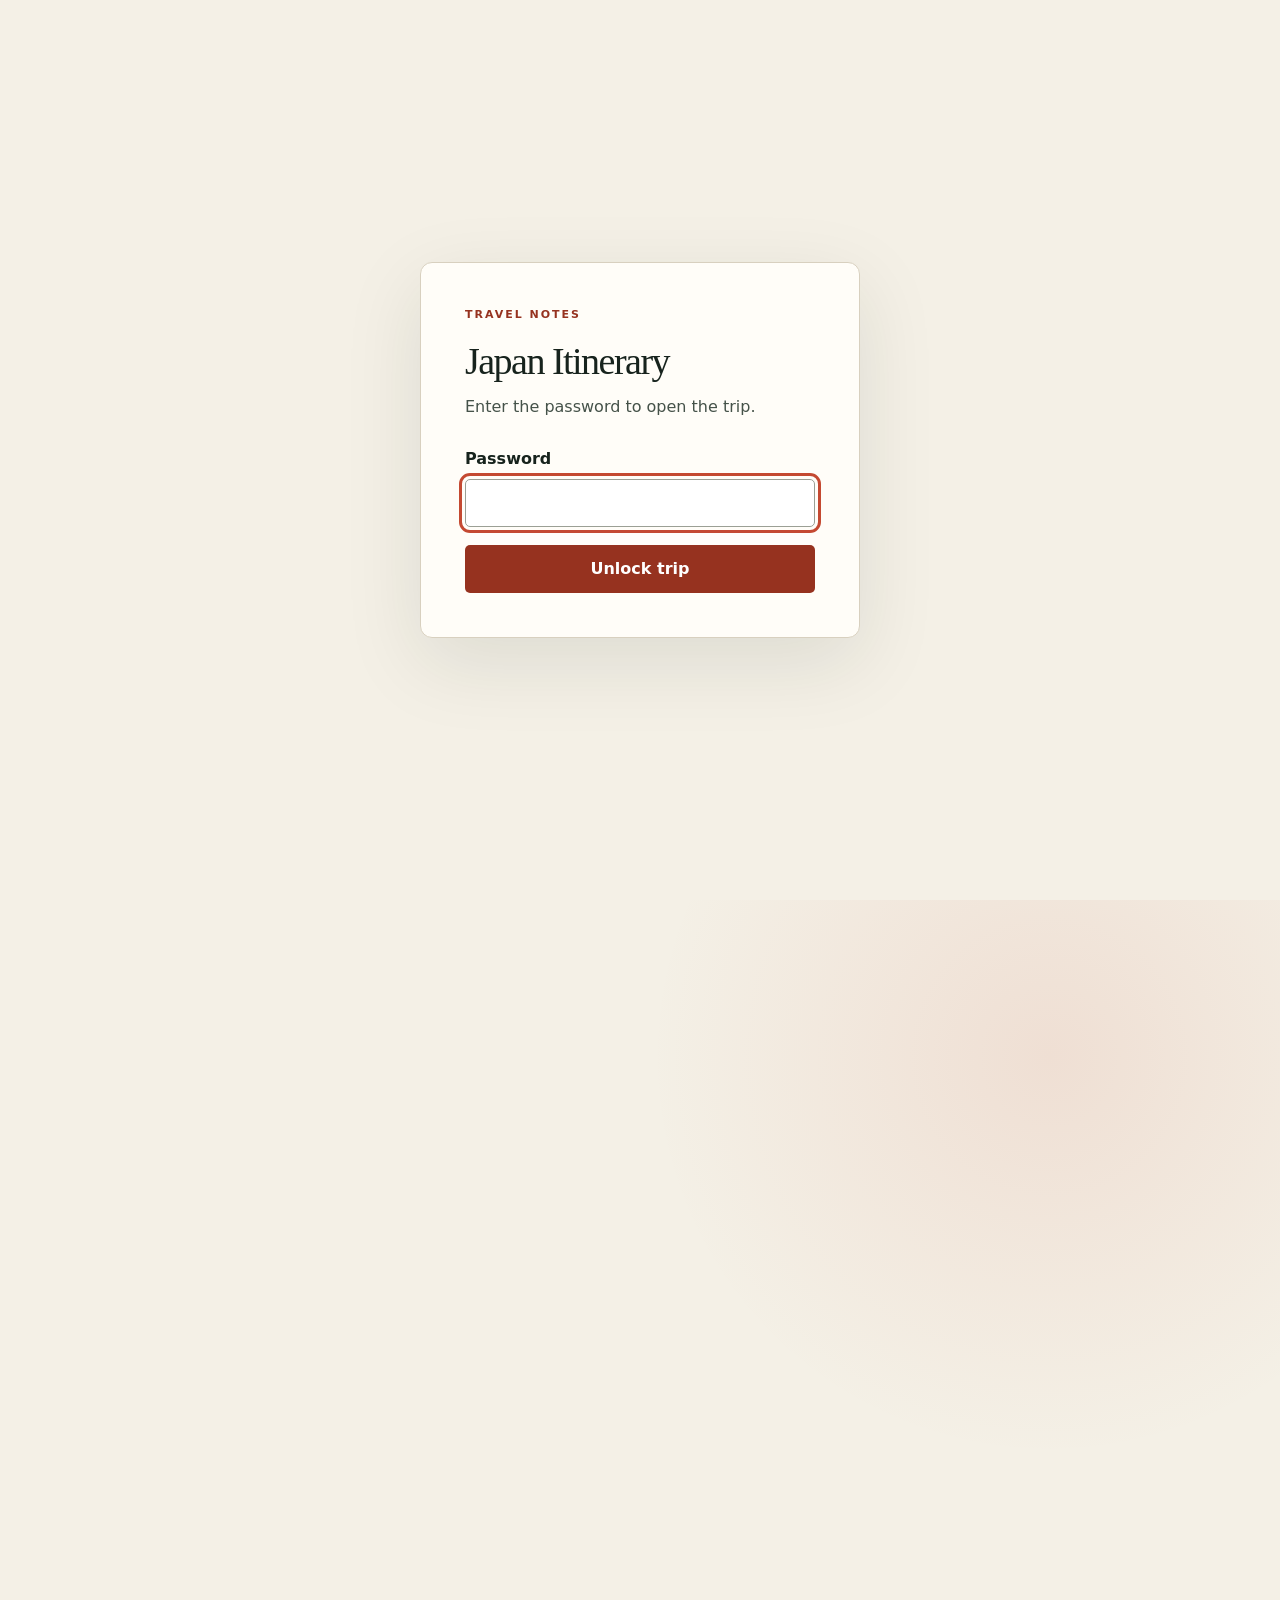
<file: examples/japan/activity-options.html>
<!DOCTYPE html>
<!-- GENERATED FILE: edit data/*.yaml or src/*, then run ruby bin/build. -->
<html lang="en-AU">
<head>
<meta charset="utf-8"/>
<meta content="width=device-width, initial-scale=1" name="viewport"/>
<meta content="Compare the activities already in the Japan itinerary with highly recommended nearby alternatives." name="description"/>
<meta content="Choose what matters. — Japan 2026 activity shortlist" property="og:title"/>
<meta content="See what is already scheduled, compare standout nearby alternatives, and make your own picks." property="og:description"/>
<meta content="website" property="og:type"/>
<meta content="https://garcol123.github.io/itin-framework/og.png" property="og:image"/><meta content="summary_large_image" name="twitter:card"/>
<title>Choose your Japan experiences — Fri 23 Oct to Fri 6 Nov</title>
<style>
html.trip-locked { overflow: hidden; }
html.trip-locked body { visibility: hidden; }
#trip-access-gate {
  visibility: visible;
  box-sizing: border-box;
  width: min(440px, calc(100% - 40px));
  max-height: calc(100dvh - 40px);
  padding: clamp(28px, 6vw, 44px);
  border: 1px solid #d8d0bf;
  border-radius: 12px;
  background: #fffdf8;
  color: #17231d;
  box-shadow: 0 24px 80px #17231d1a;
  font: 16px/1.5 system-ui, sans-serif;
}
#trip-access-gate::backdrop { background: #f4f0e6; }
#trip-access-gate .access-eyebrow {
  margin: 0 0 18px;
  color: #96321f;
  font-size: 11px;
  font-weight: 750;
  letter-spacing: .18em;
}
#trip-access-gate h1 { margin: 0 0 12px; font: 38px/1.1 Georgia, serif; letter-spacing: -.04em; }
#trip-access-gate .access-intro { margin: 0 0 28px; color: #455249; }
#trip-access-gate label { display: block; margin-bottom: 8px; font-weight: 650; }
#trip-access-gate input {
  box-sizing: border-box;
  width: 100%;
  min-height: 48px;
  padding: 10px 12px;
  border: 1px solid #9b9f95;
  border-radius: 5px;
  background: white;
  color: #17231d;
  font: inherit;
}
#trip-access-gate button {
  width: 100%;
  min-height: 48px;
  margin-top: 18px;
  border: 0;
  border-radius: 5px;
  background: #96321f;
  color: white;
  font: 650 16px/1.4 system-ui, sans-serif;
  cursor: pointer;
}
#trip-access-gate :focus-visible { outline: 3px solid #c44931; outline-offset: 3px; }
#trip-access-error { margin: 10px 0 0; color: #96321f; font-size: 14px; }

</style>
<script>
//<![CDATA[
(() => {
  const expected = "japan2026";
  const storageKey = "japan-2026-access-v1";
  const tripTitle = "Japan Itinerary";
  // A casual browser-side deterrent; the static source remains public.
  try {
    if (sessionStorage.getItem(storageKey) === expected) return;
  } catch (_) {
    // Unlocking still works when browser storage is disabled.
  }
  document.documentElement.classList.add('trip-locked');

  document.addEventListener('DOMContentLoaded', () => {
    const dialog = document.createElement('dialog');
    dialog.id = 'trip-access-gate';
    dialog.setAttribute('aria-labelledby', 'trip-access-title');
    dialog.setAttribute('aria-describedby', 'trip-access-intro');

    const eyebrow = document.createElement('p');
    eyebrow.className = 'access-eyebrow';
    eyebrow.textContent = 'TRAVEL NOTES';
    const title = document.createElement('h1');
    title.id = 'trip-access-title';
    title.textContent = tripTitle;
    const intro = document.createElement('p');
    intro.className = 'access-intro';
    intro.id = 'trip-access-intro';
    intro.textContent = 'Enter the password to open the trip.';

    const form = document.createElement('form');
    const label = document.createElement('label');
    label.htmlFor = 'trip-access-password';
    label.textContent = 'Password';
    const input = document.createElement('input');
    input.id = 'trip-access-password';
    input.type = 'password';
    input.autocomplete = 'current-password';
    input.required = true;
    input.autofocus = true;
    input.setAttribute('aria-describedby', 'trip-access-error');
    const error = document.createElement('p');
    error.id = 'trip-access-error';
    error.setAttribute('role', 'alert');
    error.hidden = true;
    error.textContent = 'That password is incorrect. Try again.';
    const button = document.createElement('button');
    button.type = 'submit';
    button.textContent = 'Unlock trip';

    form.append(label, input, error, button);
    dialog.append(eyebrow, title, intro, form);
    document.body.append(dialog);
    dialog.addEventListener('cancel', (event) => event.preventDefault());
    dialog.showModal();

    input.addEventListener('input', () => {
      input.removeAttribute('aria-invalid');
      error.hidden = true;
    });
    form.addEventListener('submit', (event) => {
      event.preventDefault();
      if (input.value !== expected) {
        error.hidden = false;
        input.setAttribute('aria-invalid', 'true');
        input.select();
        return;
      }
      try {
        sessionStorage.setItem(storageKey, expected);
      } catch (_) {
        // The current page can still be opened without persistent storage.
      }
      dialog.close();
      dialog.remove();
      document.documentElement.classList.remove('trip-locked');
      window.dispatchEvent(new Event('resize'));
      const heading = document.querySelector('main h1, header h1');
      if (heading) {
        heading.setAttribute('tabindex', '-1');
        heading.focus({ preventScroll: true });
      }
    });
  }, { once: true });

})();
//]]>
</script>

<style>
:root {
  --ink: #17231d;
  --ink-soft: #455249;
  --paper: #f4f0e6;
  --paper-deep: #e8e0d2;
  --card: #fffdf8;
  --vermilion: #c44931;
  --vermilion-dark: #96321f;
  --sage: #71806f;
  --added: #087a58;
  --added-soft: #dff8ec;
  --removed: #b52e2e;
  --removed-soft: #fff0ed;
  --community: #6546a5;
  --community-soft: #f0ebff;
  --line: rgba(23, 35, 29, 0.2);
  --shadow: 0 18px 48px rgba(38, 43, 35, 0.11);
}

* { box-sizing: border-box; }

html { scroll-behavior: smooth; }

body {
  margin: 0;
  color: var(--ink);
  background:
    radial-gradient(circle at 82% 3%, rgba(196, 73, 49, 0.1), transparent 25rem),
    var(--paper);
  font-family: Inter, ui-sans-serif, system-ui, -apple-system, BlinkMacSystemFont, "Segoe UI", sans-serif;
  line-height: 1.5;
}

a { color: inherit; }

button,
input { font: inherit; }

.skip-link {
  position: fixed;
  z-index: 50;
  top: 10px;
  left: 10px;
  padding: 10px 14px;
  color: white;
  background: var(--ink);
  transform: translateY(-160%);
}

.skip-link:focus { transform: translateY(0); }

:focus-visible {
  outline: 3px solid var(--vermilion);
  outline-offset: 3px;
}

.site-header {
  width: min(1480px, calc(100% - 48px));
  min-height: 76px;
  margin: 0 auto;
  display: flex;
  align-items: center;
  justify-content: space-between;
  gap: 24px;
  border-bottom: 1px solid var(--line);
}

.wordmark {
  font-weight: 800;
  letter-spacing: -0.03em;
  text-decoration: none;
}

.wordmark span { color: var(--vermilion); }

.site-header nav {
  display: flex;
  align-items: center;
  gap: 24px;
  font-size: 0.85rem;
  font-weight: 700;
}

.site-header nav a {
  padding: 27px 0 24px;
  color: var(--ink-soft);
  text-decoration: none;
  border-bottom: 3px solid transparent;
}

.site-header nav a[aria-current="page"] {
  color: var(--ink);
  border-bottom-color: var(--vermilion);
}

main {
  width: min(1480px, calc(100% - 48px));
  margin: 0 auto;
  padding-bottom: 100px;
}

.hero {
  min-height: 530px;
  display: grid;
  grid-template-columns: minmax(0, 1.4fr) minmax(300px, 0.6fr);
  gap: clamp(50px, 9vw, 160px);
  align-items: end;
  padding: clamp(70px, 10vw, 150px) 0 64px;
  border-bottom: 1px solid var(--line);
}

.eyebrow,
.explorer-nav > p {
  margin: 0 0 20px;
  color: var(--vermilion-dark);
  font-size: 0.72rem;
  font-weight: 800;
  letter-spacing: 0.17em;
  text-transform: uppercase;
}

.hero h1 {
  margin: 0;
  max-width: 900px;
  font-family: Georgia, "Times New Roman", serif;
  font-size: clamp(4rem, 9vw, 9rem);
  font-weight: 400;
  letter-spacing: -0.075em;
  line-height: 0.76;
}

.hero h1 em { color: var(--vermilion); font-weight: 400; }

.hero__lede {
  max-width: 690px;
  margin: 42px 0 0;
  color: var(--ink-soft);
  font-size: clamp(1rem, 1.5vw, 1.23rem);
}

.hero__summary {
  display: grid;
  border-top: 1px solid var(--ink);
}

.hero__summary div {
  display: grid;
  grid-template-columns: 90px 1fr;
  align-items: baseline;
  gap: 12px;
  padding: 19px 0;
  border-bottom: 1px solid var(--line);
}

.hero__summary strong {
  font-family: Georgia, "Times New Roman", serif;
  font-size: 2.5rem;
  font-weight: 400;
  line-height: 1;
}

.hero__summary span { color: var(--ink-soft); font-size: 0.9rem; }

.how-it-works {
  display: grid;
  grid-template-columns: repeat(4, minmax(0, 1fr));
  gap: 28px;
  padding: 28px 0;
  border-bottom: 1px solid var(--line);
}

.how-it-works > div { display: flex; gap: 13px; align-items: flex-start; }
.how-it-works p { margin: 0; color: var(--ink-soft); font-size: 0.86rem; }
.how-it-works strong { color: var(--ink); }
.how-it-works__note { grid-column: 1 / -1; padding: 18px 0 0; border-top: 1px solid var(--line); }

.legend-check,
.legend-removed,
.legend-added,
.legend-community {
  flex: 0 0 auto;
  width: 22px;
  height: 22px;
  display: inline-grid;
  place-items: center;
  border: 1px solid var(--ink);
}

.legend-check { color: white; background: var(--vermilion); border-color: var(--vermilion); font-size: 0.8rem; }
.legend-removed { color: white; background: var(--removed); border-color: var(--removed); font-size: 1.1rem; }
.legend-added { color: white; background: var(--added); border-color: var(--added); font-size: 1rem; }
.legend-community { color: white; background: var(--community); border-color: var(--community); font-size: 0.68rem; font-weight: 900; }

.explorer-shell {
  display: grid;
  grid-template-columns: 185px minmax(0, 1fr);
  gap: clamp(35px, 6vw, 90px);
  padding-top: 64px;
}

.explorer-nav {
  align-self: start;
  position: sticky;
  top: 24px;
  display: grid;
}

.explorer-nav a {
  display: grid;
  grid-template-columns: 34px 1fr;
  gap: 10px;
  padding: 11px 0;
  color: var(--ink-soft);
  font-size: 0.86rem;
  font-weight: 700;
  text-decoration: none;
  border-bottom: 1px solid var(--line);
}

.explorer-nav a:hover { color: var(--vermilion-dark); }
.explorer-nav a span { font-family: Georgia, serif; font-weight: 400; }

.toolbar {
  position: sticky;
  z-index: 8;
  top: 0;
  display: grid;
  grid-template-columns: minmax(200px, 1fr) auto auto;
  gap: 18px;
  align-items: end;
  margin: -20px 0 74px;
  padding: 18px;
  background: rgba(244, 240, 230, 0.94);
  border: 1px solid var(--line);
  backdrop-filter: blur(16px);
}

.search-control { display: grid; gap: 7px; }
.search-control span { color: var(--ink-soft); font-size: 0.68rem; font-weight: 800; letter-spacing: 0.1em; text-transform: uppercase; }
.search-control input { width: 100%; padding: 9px 0; color: var(--ink); background: transparent; border: 0; border-bottom: 1px solid var(--ink); }

.filter-control { display: flex; flex-wrap: wrap; gap: 6px; }
.filter-control button,
.copy-button,
.reset-button {
  min-height: 40px;
  padding: 8px 12px;
  color: var(--ink-soft);
  background: transparent;
  border: 1px solid var(--line);
  cursor: pointer;
}

.filter-control button[aria-pressed="true"] { color: white; background: var(--ink); border-color: var(--ink); }
.draft-actions { display: flex; gap: 6px; }
.copy-button { color: white; background: var(--vermilion); border-color: var(--vermilion); }
.reset-button { color: var(--vermilion-dark); border-color: rgba(150, 50, 31, 0.45); }

.destination {
  scroll-margin-top: 100px;
  padding: 0 0 110px;
}

.destination__header {
  display: grid;
  grid-template-columns: 80px minmax(0, 720px);
  gap: 28px;
  margin-bottom: 34px;
}

.destination__number {
  margin: 10px 0 0;
  font-family: Georgia, serif;
  font-size: 2rem;
  color: var(--vermilion);
}

.destination__header h2 {
  margin: 0;
  font-family: Georgia, "Times New Roman", serif;
  font-size: clamp(2.8rem, 5vw, 5.2rem);
  font-weight: 400;
  letter-spacing: -0.055em;
  line-height: 1;
}

.destination__header p { margin: 18px 0 11px; color: var(--ink-soft); font-size: 1.03rem; }
.destination__header .planning-note { margin-top: 13px; padding-left: 13px; color: var(--ink-soft); font-size: 0.8rem; border-left: 2px solid var(--vermilion); }
.destination__header a { color: var(--vermilion-dark); font-size: 0.78rem; font-weight: 800; text-decoration: none; text-transform: uppercase; letter-spacing: 0.07em; }

.activity-grid {
  display: grid;
  grid-template-columns: repeat(3, minmax(0, 1fr));
  gap: 22px;
}

.activity-card {
  position: relative;
  min-width: 0;
  overflow: hidden;
  background: var(--card);
  border: 1px solid var(--line);
  box-shadow: var(--shadow);
  transition: transform 180ms ease, opacity 180ms ease;
}

.activity-card:hover { transform: translateY(-3px); }
.activity-card[hidden] { display: none; }

.activity-card.is-community:not([data-change="added"]):not([data-change="removed"]) {
  border-color: rgba(101, 70, 165, 0.62);
  box-shadow: 0 18px 48px rgba(72, 48, 125, 0.16), inset 0 5px 0 var(--community);
}

.activity-card[data-change="added"] {
  background: linear-gradient(145deg, var(--added-soft), var(--card) 45%);
  border: 2px solid var(--added);
  box-shadow: 0 0 0 5px rgba(8, 122, 88, 0.12), 0 22px 55px rgba(8, 122, 88, 0.24);
  animation: added-pulse 900ms ease-out 1;
}

.activity-card[data-change="removed"] {
  color: #6d2525;
  background: var(--removed-soft);
  border: 2px solid var(--removed);
  box-shadow: 0 18px 42px rgba(181, 46, 46, 0.18);
}

.activity-card[data-change="removed"]::before,
.activity-card[data-change="removed"]::after {
  content: "";
  position: absolute;
  z-index: 6;
  top: 48%;
  left: -7%;
  width: 114%;
  height: 4px;
  pointer-events: none;
  background: rgba(181, 46, 46, 0.8);
  box-shadow: 0 1px 0 rgba(255, 255, 255, 0.7);
  transform: rotate(-9deg);
}

.activity-card[data-change="removed"]::after { transform: rotate(9deg); }
.activity-card[data-change="removed"] .activity-card__media img { filter: grayscale(1); opacity: 0.52; }
.activity-card[data-change="removed"] h3 a,
.activity-card[data-change="removed"] .activity-card__description { text-decoration: line-through; text-decoration-thickness: 2px; }

@keyframes added-pulse {
  0% { box-shadow: 0 0 0 0 rgba(8, 122, 88, 0.5), 0 22px 55px rgba(8, 122, 88, 0.24); }
  100% { box-shadow: 0 0 0 12px rgba(8, 122, 88, 0), 0 22px 55px rgba(8, 122, 88, 0.24); }
}

.activity-card__media {
  position: relative;
  aspect-ratio: 3 / 2;
  margin: 0;
  overflow: hidden;
  background: var(--paper-deep);
}

.activity-card__media img { width: 100%; height: 100%; display: block; object-fit: cover; transition: transform 500ms ease; }
.activity-card:hover .activity-card__media img { transform: scale(1.025); }
.activity-card__media > a { position: absolute; right: 9px; bottom: 9px; padding: 5px 7px; color: white; background: rgba(23, 35, 29, 0.76); font-size: 0.62rem; text-decoration: none; }
.community-ribbon { position: absolute; top: 11px; left: 11px; padding: 7px 9px; color: white; background: var(--community); box-shadow: 0 5px 16px rgba(31, 20, 57, 0.28); font-size: 0.66rem; font-weight: 850; letter-spacing: 0.05em; text-transform: uppercase; }

.activity-card__body { display: flex; min-height: 320px; flex-direction: column; padding: 20px; }
.activity-card__topline { display: flex; align-items: center; justify-content: space-between; gap: 12px; }
.category { color: var(--sage); font-size: 0.66rem; font-weight: 800; letter-spacing: 0.09em; text-transform: uppercase; }

.change-status {
  align-self: flex-start;
  margin: 13px 0 0;
  padding: 5px 8px;
  color: var(--ink-soft);
  background: var(--paper-deep);
  border: 1px solid var(--line);
  font-size: 0.64rem;
  font-weight: 900;
  letter-spacing: 0.08em;
  text-transform: uppercase;
}

.activity-card[data-change="already-picked"] .change-status { color: white; background: var(--ink); border-color: var(--ink); }
.activity-card[data-change="added"] .change-status { color: white; background: var(--added); border-color: var(--added); }
.activity-card[data-change="removed"] .change-status { color: white; background: var(--removed); border-color: var(--removed); }

.pick-control { cursor: pointer; }
.pick-control > input { position: absolute; opacity: 0; pointer-events: none; }
.pick-control > span { display: flex; align-items: center; gap: 7px; color: var(--ink-soft); font-size: 0.72rem; font-weight: 800; text-transform: uppercase; }
.pick-control__box { width: 25px; height: 25px; display: inline-grid; place-items: center; border: 1px solid var(--ink); background: white; }
.pick-control > input:checked + span .pick-control__box { color: white; background: var(--vermilion); border-color: var(--vermilion); }
.pick-control > input:checked + span .pick-control__box::after { content: "✓"; }
.pick-control > input:focus-visible + span .pick-control__box { outline: 3px solid var(--vermilion); outline-offset: 3px; }

.activity-card h3 { margin: 19px 0 10px; font-family: Georgia, "Times New Roman", serif; font-size: 1.65rem; font-weight: 400; letter-spacing: -0.035em; line-height: 1.08; }
.activity-card h3 a { text-decoration: none; }
.activity-card h3 a:hover { color: var(--vermilion-dark); }
.activity-card h3 span { color: var(--vermilion); font-family: Inter, sans-serif; font-size: 0.8em; }
.activity-card__description { margin: 0 0 20px; color: var(--ink-soft); font-size: 0.88rem; }

.duration-guidance {
  margin: 0 0 18px;
  padding: 13px 14px;
  background: rgba(232, 224, 210, 0.55);
  border: 1px solid var(--line);
}

.duration-guidance__heading { display: flex; align-items: baseline; justify-content: space-between; gap: 12px; margin: 0 0 7px; }
.duration-guidance__heading span { color: var(--ink-soft); font-size: 0.64rem; font-weight: 850; letter-spacing: 0.08em; text-transform: uppercase; }
.duration-guidance__heading strong { color: var(--vermilion-dark); font-family: Georgia, "Times New Roman", serif; font-size: 1.04rem; font-weight: 600; text-align: right; }
.duration-guidance > p:last-child { margin: 0; color: var(--ink-soft); font-size: 0.75rem; }
.activity-card[data-change="added"] .duration-guidance { background: rgba(223, 248, 236, 0.72); border-color: rgba(8, 122, 88, 0.35); }
.activity-card[data-change="removed"] .duration-guidance { background: rgba(255, 255, 255, 0.48); border-color: rgba(181, 46, 46, 0.35); }

.community-proof {
  margin: 0 0 18px;
  padding: 13px 14px;
  color: #3e2b66;
  background: var(--community-soft);
  border-left: 4px solid var(--community);
}

.community-proof p { margin: 0; font-size: 0.75rem; }
.community-proof strong { color: var(--community); }
.community-proof a { display: inline-block; margin-top: 8px; color: var(--community); font-size: 0.68rem; font-weight: 850; text-decoration: none; text-transform: uppercase; letter-spacing: 0.05em; }
.community-proof a:hover { text-decoration: underline; }

.schedule-note { margin-top: auto; padding: 12px 0; border-top: 1px solid var(--line); border-bottom: 1px solid var(--line); }
.schedule-note p { margin: 0; font-size: 0.75rem; font-weight: 750; }
.schedule-note p + p { margin-top: 6px; }
.schedule-note--selected { color: var(--vermilion-dark); }
.schedule-note--alternative { color: #6d5a21; }
.schedule-note--unscheduled { color: var(--ink-soft); }
.option-note { margin: 12px 0 0; color: #6d5a21; font-size: 0.73rem; }
.recommendation-link { display: inline-block; margin-top: 13px; color: var(--ink-soft); font-size: 0.7rem; font-weight: 700; text-decoration: none; }
.recommendation-link:hover { color: var(--vermilion-dark); }

.empty-state,
.no-results { padding: 28px; color: var(--ink-soft); border: 1px dashed var(--line); text-align: center; }

.toast { position: fixed; right: 22px; bottom: 22px; z-index: 20; padding: 13px 17px; color: white; background: var(--ink); box-shadow: var(--shadow); font-size: 0.84rem; }

@media (max-width: 1120px) {
  .activity-grid { grid-template-columns: repeat(2, minmax(0, 1fr)); }
  .toolbar { grid-template-columns: 1fr; }
  .filter-control { order: 2; }
  .draft-actions { justify-self: start; }
}

@media (max-width: 760px) {
  .site-header,
  main { width: min(100% - 28px, 1480px); }
  .site-header { align-items: flex-start; flex-direction: column; padding: 18px 0 0; }
  .site-header nav { width: 100%; gap: 18px; overflow-x: auto; }
  .site-header nav a { flex: 0 0 auto; padding: 12px 0 14px; }
  .hero { min-height: auto; grid-template-columns: 1fr; gap: 60px; padding: 80px 0 45px; }
  .hero h1 { font-size: clamp(4rem, 21vw, 7rem); }
  .how-it-works { grid-template-columns: 1fr; }
  .how-it-works__note { grid-column: auto; padding: 18px 0 0; border-top: 1px solid var(--line); }
  .explorer-shell { grid-template-columns: 1fr; padding-top: 30px; }
  .explorer-nav { position: static; grid-template-columns: repeat(2, minmax(0, 1fr)); }
  .explorer-nav > p { grid-column: 1 / -1; }
  .toolbar { top: 0; margin: 12px 0 64px; }
  .destination__header { grid-template-columns: 45px minmax(0, 1fr); gap: 10px; }
  .activity-grid { grid-template-columns: 1fr; }
}

@media (prefers-reduced-motion: reduce) {
  html { scroll-behavior: auto; }
  *, *::before, *::after { animation-duration: 0.01ms !important; transition-duration: 0.01ms !important; }
}

</style>
</head>
<body>
<a class="skip-link" href="#options">Skip to activity options</a>
<header class="site-header">
  <a class="wordmark" href="index.html"><span>Japan</span> / 2026</a>
  <nav aria-label="Trip pages">
    <a href="index.html">Itinerary</a>
    <a href="journey-map.html">Journey map</a>
    <a aria-current="page" href="activity-options.html">Choose activities</a>
  </nav>
</header>
<main>
  <section class="hero">
    <div class="hero__copy">
      <p class="eyebrow">Your trip, your call</p>
      <h1>Choose what<br/><em>matters.</em></h1>
      <p class="hero__lede">See the experiences already in your itinerary beside standout alternatives near every stop. Tick and untick freely—every addition and removal is made obvious, and your draft stays in this browser.</p>
    </div>
    <div class="hero__summary" aria-label="Selection summary">
      <div><strong data-total-count="">103</strong><span>ideas to compare</span></div>
      <div><strong data-itinerary-count="">47</strong><span>in the itinerary</span></div>
      <div><strong data-draft-count="">47</strong><span>in your draft</span></div>
      <div><strong data-added-count="">0</strong><span>newly added</span></div>
      <div><strong data-removed-count="">0</strong><span>removed</span></div>
    </div>
  </section>

  <section class="how-it-works" aria-label="How selections work">
    <div><span class="legend-check" aria-hidden="true">✓</span><p><strong>Already picked</strong> means it begins in the current executable itinerary.</p></div>
    <div><span class="legend-removed" aria-hidden="true">−</span><p><strong>Removed</strong> turns red and is visibly crossed out.</p></div>
    <div><span class="legend-added" aria-hidden="true">+</span><p><strong>Newly added</strong> gets a green highlight and glow.</p></div>
    <div><span class="legend-community" aria-hidden="true">R</span><p><strong>Reddit favourite</strong> marks traveler recommendations rather than tourism-board curation.</p></div>
    <p class="how-it-works__note">Changing a box creates a planning draft only; it does not rewrite the itinerary. “Copy my picks” includes the full draft plus explicit additions and removals.</p>
  </section>

  <div class="explorer-shell">
    <aside class="explorer-nav" aria-label="Locations">
      <p>Jump to</p>
            <a href="#tokyo"><span>01</span>Tokyo</a>
            <a href="#kanazawa"><span>02</span>Kanazawa</a>
            <a href="#yamanaka-onsen"><span>03</span>Yamanaka Onsen</a>
            <a href="#kyoto"><span>04</span>Kyoto</a>
            <a href="#nara"><span>05</span>Nara</a>
            <a href="#uji"><span>06</span>Uji</a>
            <a href="#osaka"><span>07</span>Osaka</a>
            <a href="#himeji"><span>08</span>Himeji</a>
          </aside>

    <div class="explorer-main">
      <section class="toolbar" aria-label="Activity controls">
        <label class="search-control">
          <span>Search ideas</span>
          <input autocomplete="off" data-search="" placeholder="Temple, garden, market…" type="search"/>
        </label>
        <div class="filter-control" aria-label="Filter activity options">
          <button aria-pressed="true" data-filter="all" type="button">All</button>
          <button aria-pressed="false" data-filter="selected" type="button">In itinerary</button>
          <button aria-pressed="false" data-filter="alternative" type="button">Existing alternatives</button>
          <button aria-pressed="false" data-filter="unscheduled" type="button">Other ideas</button>
          <button aria-pressed="false" data-filter="community" type="button">Reddit favourites</button>
          <button aria-pressed="false" data-filter="changed" type="button">Changed</button>
        </div>
        <div class="draft-actions"><button class="copy-button" data-copy="" type="button">Copy my picks</button><button class="reset-button" data-reset="" type="button">Reset</button></div>
      </section>

      <div id="options">
                        <section class="destination" id="tokyo">
          <header class="destination__header">
            <p class="destination__number">01</p>
            <div>
              <h2>Tokyo</h2>
              <p>Three nights for old-Tokyo streets, major museums, contemporary art, food, fashion, and skyline views.</p>
              <p class="planning-note"><strong>Planning note:</strong> Tokyo is already full, with Day 3 rated AMBER. Treat extra picks as swaps for current blocks, not automatic additions.</p>
              <a href="https://www.gotokyo.org/en/see-and-do/attractions/" rel="noopener noreferrer" target="_blank">Curated with GO TOKYO ↗</a>
            </div>
          </header>

          <div class="activity-grid">
                                                                        <article class="activity-card" data-card="" data-change="already-picked" data-community="false" data-destination="Tokyo" data-label="Shibuya" data-name="shibuya urban-landmark famous scramble crossing and youth shopping hub" data-state="selected">
              <figure class="activity-card__media">
                <img alt="Shibuya in Tokyo" decoding="async" height="720" loading="eager" src="assets/activity-options/shibuya.jpg" width="1080"/>
                                <a href="https://en.wikipedia.org/wiki/Shibuya_Crossing" rel="noopener noreferrer" target="_blank">Photo source ↗</a>
              </figure>
              <div class="activity-card__body">
                <div class="activity-card__topline">
                  <span class="category">Urban Landmark</span>
                  <label class="pick-control">
                    <input checked="checked" aria-label="Pick Shibuya" data-default="true" type="checkbox" value="shibuya"/>
                    <span><span class="pick-control__box" aria-hidden="true"></span><span class="pick-control__label">Pick</span></span>
                  </label>
                </div>
                <p class="change-status" data-change-status="">Already picked</p>
                <h3><a href="https://www.google.com/search?q=Shibuya+Tokyo+Japan" rel="noopener noreferrer" target="_blank">Shibuya <span aria-hidden="true">↗</span></a></h3>
                <p class="activity-card__description">famous scramble crossing and youth shopping hub</p>
                <section class="duration-guidance" aria-label="Recommended relaxed visit duration">
                  <p class="duration-guidance__heading"><span>Relaxed visit</span><strong>60–90 minutes</strong></p>
                  <p>Enough for the crossing from two viewpoints, a slow loop through Center-gai, photos, and one snack or shop stop; add time for serious shopping.</p>
                </section>
                                <div class="schedule-note schedule-note--selected">
                                      <p>Currently scheduled · Day 3, Sun 25 Oct · 17:20–17:40</p>                                  </div>
                                <a class="recommendation-link" href="https://www.gotokyo.org/en/destinations/western-tokyo/shibuya/index.html" rel="noopener noreferrer" target="_blank">Guide / official details ↗</a>
              </div>
            </article>
                                                                        <article class="activity-card" data-card="" data-change="already-picked" data-community="false" data-destination="Tokyo" data-label="Senso-ji" data-name="senso-ji temple tokyo’s oldest buddhist temple" data-state="selected">
              <figure class="activity-card__media">
                <img alt="Senso-ji in Tokyo" decoding="async" height="720" loading="eager" src="assets/activity-options/senso-ji.jpg" width="1080"/>
                                <a href="https://en.wikipedia.org/wiki/Sens%C5%8D-ji" rel="noopener noreferrer" target="_blank">Photo source ↗</a>
              </figure>
              <div class="activity-card__body">
                <div class="activity-card__topline">
                  <span class="category">Temple</span>
                  <label class="pick-control">
                    <input checked="checked" aria-label="Pick Senso-ji" data-default="true" type="checkbox" value="senso-ji"/>
                    <span><span class="pick-control__box" aria-hidden="true"></span><span class="pick-control__label">Pick</span></span>
                  </label>
                </div>
                <p class="change-status" data-change-status="">Already picked</p>
                <h3><a href="https://www.google.com/search?q=Senso-ji+Tokyo+Japan" rel="noopener noreferrer" target="_blank">Senso-ji <span aria-hidden="true">↗</span></a></h3>
                <p class="activity-card__description">Tokyo’s oldest Buddhist temple</p>
                <section class="duration-guidance" aria-label="Recommended relaxed visit duration">
                  <p class="duration-guidance__heading"><span>Relaxed visit</span><strong>75–105 minutes</strong></p>
                  <p>Covers Kaminarimon, an unhurried pass along Nakamise, the main hall, incense and fortune rituals, plus the quieter side grounds.</p>
                </section>
                                <div class="schedule-note schedule-note--selected">
                                      <p>Currently scheduled · Day 4, Mon 26 Oct · 09:15–10:00</p>                                  </div>
                                <a class="recommendation-link" href="https://www.gotokyo.org/en/spot/15/index.html" rel="noopener noreferrer" target="_blank">Guide / official details ↗</a>
              </div>
            </article>
                                                                        <article class="activity-card" data-card="" data-change="already-picked" data-community="false" data-destination="Tokyo" data-label="Tokyo National Museum" data-name="tokyo national museum museum japan’s largest museum of art and antiquities" data-state="selected">
              <figure class="activity-card__media">
                <img alt="Tokyo National Museum in Tokyo" decoding="async" height="720" loading="lazy" src="assets/activity-options/tokyo-national-museum.jpg" width="1080"/>
                                <a href="https://en.wikipedia.org/wiki/Tokyo_National_Museum" rel="noopener noreferrer" target="_blank">Photo source ↗</a>
              </figure>
              <div class="activity-card__body">
                <div class="activity-card__topline">
                  <span class="category">Museum</span>
                  <label class="pick-control">
                    <input checked="checked" aria-label="Pick Tokyo National Museum" data-default="true" type="checkbox" value="tokyo-national-museum"/>
                    <span><span class="pick-control__box" aria-hidden="true"></span><span class="pick-control__label">Pick</span></span>
                  </label>
                </div>
                <p class="change-status" data-change-status="">Already picked</p>
                <h3><a href="https://www.google.com/search?q=Tokyo+National+Museum+Tokyo+Japan" rel="noopener noreferrer" target="_blank">Tokyo National Museum <span aria-hidden="true">↗</span></a></h3>
                <p class="activity-card__description">Japan’s largest museum of art and antiquities</p>
                <section class="duration-guidance" aria-label="Recommended relaxed visit duration">
                  <p class="duration-guidance__heading"><span>Relaxed visit</span><strong>3–4 hours</strong></p>
                  <p>Lets you explore one major collection building properly, sample a second gallery, and pause in the grounds; seeing the whole museum requires much longer.</p>
                </section>
                                <div class="schedule-note schedule-note--selected">
                                      <p>Currently scheduled · Day 3, Sun 25 Oct · 09:45–11:50</p>                                  </div>
                                <a class="recommendation-link" href="https://www.gotokyo.org/en/spot/123/index.html" rel="noopener noreferrer" target="_blank">Guide / official details ↗</a>
              </div>
            </article>
                                                                        <article class="activity-card" data-card="" data-change="already-picked" data-community="false" data-destination="Tokyo" data-label="Kappabashi" data-name="kappabashi specialty-shopping kitchenware street for knives, ceramics, and food displays" data-state="selected">
              <figure class="activity-card__media">
                <img alt="Kappabashi in Tokyo" decoding="async" height="720" loading="lazy" src="assets/activity-options/kappabashi.jpg" width="1080"/>
                                <a href="https://en.wikipedia.org/wiki/Kappabashi-dori" rel="noopener noreferrer" target="_blank">Photo source ↗</a>
              </figure>
              <div class="activity-card__body">
                <div class="activity-card__topline">
                  <span class="category">Specialty Shopping</span>
                  <label class="pick-control">
                    <input checked="checked" aria-label="Pick Kappabashi" data-default="true" type="checkbox" value="kappabashi"/>
                    <span><span class="pick-control__box" aria-hidden="true"></span><span class="pick-control__label">Pick</span></span>
                  </label>
                </div>
                <p class="change-status" data-change-status="">Already picked</p>
                <h3><a href="https://www.google.com/search?q=Kappabashi+Tokyo+Japan" rel="noopener noreferrer" target="_blank">Kappabashi <span aria-hidden="true">↗</span></a></h3>
                <p class="activity-card__description">kitchenware street for knives, ceramics, and food displays</p>
                <section class="duration-guidance" aria-label="Recommended relaxed visit duration">
                  <p class="duration-guidance__heading"><span>Relaxed visit</span><strong>2–3 hours</strong></p>
                  <p>Allows a full street wander, comparison-shopping for knives or ceramics, visits to specialist stores, and time to arrange engraving or careful packing.</p>
                </section>
                                <div class="schedule-note schedule-note--selected">
                                      <p>Currently scheduled · Day 4, Mon 26 Oct · 10:15–11:15</p>                                  </div>
                                <a class="recommendation-link" href="https://www.gotokyo.org/en/spot/59/index.html" rel="noopener noreferrer" target="_blank">Guide / official details ↗</a>
              </div>
            </article>
                                                                        <article class="activity-card" data-card="" data-change="already-picked" data-community="false" data-destination="Tokyo" data-label="teamLab Borderless" data-name="teamlab borderless immersive-art-museum map-free immersive digital-art museum at azabudai hills" data-state="selected">
              <figure class="activity-card__media">
                <img alt="teamLab Borderless in Tokyo" decoding="async" height="720" loading="lazy" src="assets/activity-options/teamlab-borderless.jpg" width="1080"/>
                                <a href="https://www.mori.co.jp/en/press/release/teamlab_borderless_mori_buildi/" rel="noopener noreferrer" target="_blank">Photo source ↗</a>
              </figure>
              <div class="activity-card__body">
                <div class="activity-card__topline">
                  <span class="category">Immersive Art Museum</span>
                  <label class="pick-control">
                    <input checked="checked" aria-label="Pick teamLab Borderless" data-default="true" type="checkbox" value="teamlab-borderless"/>
                    <span><span class="pick-control__box" aria-hidden="true"></span><span class="pick-control__label">Pick</span></span>
                  </label>
                </div>
                <p class="change-status" data-change-status="">Already picked</p>
                <h3><a href="https://www.google.com/search?q=teamLab+Borderless+Tokyo+Japan" rel="noopener noreferrer" target="_blank">teamLab Borderless <span aria-hidden="true">↗</span></a></h3>
                <p class="activity-card__description">map-free immersive digital-art museum at Azabudai Hills</p>
                <section class="duration-guidance" aria-label="Recommended relaxed visit duration">
                  <p class="duration-guidance__heading"><span>Relaxed visit</span><strong>2½–3½ hours</strong></p>
                  <p>Includes entry formalities, revisiting rooms as the art changes, finding less-obvious installations, and a drink break without racing between projections.</p>
                </section>
                                <div class="schedule-note schedule-note--selected">
                                      <p>Currently scheduled · Day 4, Mon 26 Oct · 13:00–15:30</p>                                  </div>
                                <a class="recommendation-link" href="https://www.gotokyo.org/en/spot/1742/index.html" rel="noopener noreferrer" target="_blank">Guide / official details ↗</a>
              </div>
            </article>
                                                                        <article class="activity-card" data-card="" data-change="already-picked" data-community="false" data-destination="Tokyo" data-label="Meiji Shrine" data-name="meiji shrine shrine forested shinto shrine beside harajuku" data-state="selected">
              <figure class="activity-card__media">
                <img alt="Meiji Shrine in Tokyo" decoding="async" height="720" loading="lazy" src="assets/activity-options/meiji-shrine.jpg" width="1080"/>
                                <a href="https://en.wikipedia.org/wiki/Meiji_Shrine" rel="noopener noreferrer" target="_blank">Photo source ↗</a>
              </figure>
              <div class="activity-card__body">
                <div class="activity-card__topline">
                  <span class="category">Shrine</span>
                  <label class="pick-control">
                    <input checked="checked" aria-label="Pick Meiji Shrine" data-default="true" type="checkbox" value="meiji-shrine"/>
                    <span><span class="pick-control__box" aria-hidden="true"></span><span class="pick-control__label">Pick</span></span>
                  </label>
                </div>
                <p class="change-status" data-change-status="">Already picked</p>
                <h3><a href="https://www.google.com/search?q=Meiji+Shrine+Tokyo+Japan" rel="noopener noreferrer" target="_blank">Meiji Shrine <span aria-hidden="true">↗</span></a></h3>
                <p class="activity-card__description">forested Shinto shrine beside Harajuku</p>
                <section class="duration-guidance" aria-label="Recommended relaxed visit duration">
                  <p class="duration-guidance__heading"><span>Relaxed visit</span><strong>75–105 minutes</strong></p>
                  <p>Covers the long forest approach, purification and worship, the main precinct, sake-barrel displays, and a quiet pause; the inner garden needs extra time.</p>
                </section>
                                <div class="schedule-note schedule-note--selected">
                                      <p>Currently scheduled · Day 3, Sun 25 Oct · 13:50–15:05</p>                                  </div>
                                <a class="recommendation-link" href="https://www.gotokyo.org/en/spot/76/index.html" rel="noopener noreferrer" target="_blank">Guide / official details ↗</a>
              </div>
            </article>
                                                                        <article class="activity-card" data-card="" data-change="already-picked" data-community="false" data-destination="Tokyo" data-label="Harajuku" data-name="harajuku neighborhood-and-shopping tokyo youth-fashion and pop-culture district" data-state="selected">
              <figure class="activity-card__media">
                <img alt="Harajuku in Tokyo" decoding="async" height="720" loading="lazy" src="assets/activity-options/harajuku.jpg" width="1080"/>
                                <a href="https://en.wikipedia.org/wiki/Harajuku" rel="noopener noreferrer" target="_blank">Photo source ↗</a>
              </figure>
              <div class="activity-card__body">
                <div class="activity-card__topline">
                  <span class="category">Neighborhood And Shopping</span>
                  <label class="pick-control">
                    <input checked="checked" aria-label="Pick Harajuku" data-default="true" type="checkbox" value="harajuku"/>
                    <span><span class="pick-control__box" aria-hidden="true"></span><span class="pick-control__label">Pick</span></span>
                  </label>
                </div>
                <p class="change-status" data-change-status="">Already picked</p>
                <h3><a href="https://www.google.com/search?q=Harajuku+Tokyo+Japan" rel="noopener noreferrer" target="_blank">Harajuku <span aria-hidden="true">↗</span></a></h3>
                <p class="activity-card__description">Tokyo youth-fashion and pop-culture district</p>
                <section class="duration-guidance" aria-label="Recommended relaxed visit duration">
                  <p class="duration-guidance__heading"><span>Relaxed visit</span><strong>2–3 hours</strong></p>
                  <p>Enough for Takeshita-dori, several side streets, browsing fashion and character shops, and one crêpe or café stop without treating it as a march-through.</p>
                </section>
                                <div class="schedule-note schedule-note--selected">
                                      <p>Currently scheduled · Day 3, Sun 25 Oct · 15:20–17:20</p>                                  </div>
                                <a class="recommendation-link" href="https://www.gotokyo.org/en/story/walks-and-tours/tokyo-itinerary/index.html" rel="noopener noreferrer" target="_blank">Guide / official details ↗</a>
              </div>
            </article>
                                                                        <article class="activity-card" data-card="" data-change="already-picked" data-community="false" data-destination="Tokyo" data-label="＠cosme TOKYO" data-name="＠cosme tokyo specialty-shopping three-floor harajuku cosmetics flagship for testing and shopping japanese and international brands" data-state="selected">
              <figure class="activity-card__media">
                <img alt="＠cosme TOKYO in Tokyo" decoding="async" height="720" loading="lazy" src="assets/activity-options/harajuku.jpg" width="1080"/>
                                <a href="https://en.wikipedia.org/wiki/Harajuku" rel="noopener noreferrer" target="_blank">Photo source ↗</a>
              </figure>
              <div class="activity-card__body">
                <div class="activity-card__topline">
                  <span class="category">Specialty Shopping</span>
                  <label class="pick-control">
                    <input checked="checked" aria-label="Pick ＠cosme TOKYO" data-default="true" type="checkbox" value="at-cosme-tokyo"/>
                    <span><span class="pick-control__box" aria-hidden="true"></span><span class="pick-control__label">Pick</span></span>
                  </label>
                </div>
                <p class="change-status" data-change-status="">Already picked</p>
                <h3><a href="https://www.google.com/search?q=%EF%BC%A0cosme+TOKYO+Tokyo+Japan" rel="noopener noreferrer" target="_blank">＠cosme TOKYO <span aria-hidden="true">↗</span></a></h3>
                <p class="activity-card__description">three-floor Harajuku cosmetics flagship for testing and shopping Japanese and international brands</p>
                <section class="duration-guidance" aria-label="Recommended relaxed visit duration">
                  <p class="duration-guidance__heading"><span>Relaxed visit</span><strong>2 hours</strong></p>
                  <p>Includes Sunday entrance, tester and checkout queues within the fixed block; protect the dinner departure by shortening browsing if queues consume more time.</p>
                </section>
                                <div class="schedule-note schedule-note--selected">
                                      <p>Currently scheduled · Day 3, Sun 25 Oct · 15:20–17:20</p>                                  </div>
                <p class="option-note">The scheduled two-hour Sunday visit replaces the broader Harajuku–Shibuya browsing block; queue time is included.</p>                <a class="recommendation-link" href="https://www.cosme.net/store/flagship/tokyo/" rel="noopener noreferrer" target="_blank">Guide / official details ↗</a>
              </div>
            </article>
                                                                        <article class="activity-card" data-card="" data-change="available" data-community="false" data-destination="Tokyo" data-label="Omotesando" data-name="omotesando architecture-and-shopping tree-lined avenue of architecture, boutiques, and cafés" data-state="unscheduled">
              <figure class="activity-card__media">
                <img alt="Omotesando in Tokyo" decoding="async" height="720" loading="lazy" src="assets/activity-options/omotesando.jpg" width="1080"/>
                                <a href="https://en.wikipedia.org/wiki/Omotesand%C5%8D" rel="noopener noreferrer" target="_blank">Photo source ↗</a>
              </figure>
              <div class="activity-card__body">
                <div class="activity-card__topline">
                  <span class="category">Architecture And Shopping</span>
                  <label class="pick-control">
                    <input  aria-label="Pick Omotesando" data-default="false" type="checkbox" value="omotesando"/>
                    <span><span class="pick-control__box" aria-hidden="true"></span><span class="pick-control__label">Pick</span></span>
                  </label>
                </div>
                <p class="change-status" data-change-status="">Available</p>
                <h3><a href="https://www.google.com/search?q=Omotesando+Tokyo+Japan" rel="noopener noreferrer" target="_blank">Omotesando <span aria-hidden="true">↗</span></a></h3>
                <p class="activity-card__description">tree-lined avenue of architecture, boutiques, and cafés</p>
                <section class="duration-guidance" aria-label="Recommended relaxed visit duration">
                  <p class="duration-guidance__heading"><span>Relaxed visit</span><strong>90–150 minutes</strong></p>
                  <p>Allows time to notice the architecture, enter a few flagship or design stores, explore one backstreet pocket, and stop for coffee.</p>
                </section>
                                <div class="schedule-note schedule-note--unscheduled">
                                      <p>Not currently scheduled</p>
                                  </div>
                                <a class="recommendation-link" href="https://www.gotokyo.org/en/destinations/western-tokyo/aoyama-and-omotesando/index.html" rel="noopener noreferrer" target="_blank">Guide / official details ↗</a>
              </div>
            </article>
                                                                        <article class="activity-card" data-card="" data-change="already-picked" data-community="false" data-destination="Tokyo" data-label="YONEX Tokyo Showroom" data-name="yonex tokyo showroom specialty-shopping official yonex flagship showroom beside shimbashi station" data-state="selected">
              <figure class="activity-card__media">
                <img alt="YONEX Tokyo Showroom in Tokyo" decoding="async" height="720" loading="lazy" src="assets/activity-options/tokyo-fallback.jpg" width="1080"/>
                                <a href="https://en.wikipedia.org/wiki/Tokyo" rel="noopener noreferrer" target="_blank">Photo source ↗</a>
              </figure>
              <div class="activity-card__body">
                <div class="activity-card__topline">
                  <span class="category">Specialty Shopping</span>
                  <label class="pick-control">
                    <input checked="checked" aria-label="Pick YONEX Tokyo Showroom" data-default="true" type="checkbox" value="yonex-tokyo-showroom"/>
                    <span><span class="pick-control__box" aria-hidden="true"></span><span class="pick-control__label">Pick</span></span>
                  </label>
                </div>
                <p class="change-status" data-change-status="">Already picked</p>
                <h3><a href="https://www.google.com/search?q=YONEX+Tokyo+Showroom+Tokyo+Japan" rel="noopener noreferrer" target="_blank">YONEX Tokyo Showroom <span aria-hidden="true">↗</span></a></h3>
                <p class="activity-card__description">official Yonex flagship showroom beside Shimbashi Station</p>
                <section class="duration-guidance" aria-label="Recommended relaxed visit duration">
                  <p class="duration-guidance__heading"><span>Relaxed visit</span><strong>45–75 minutes</strong></p>
                  <p>Covers a deliberate look at current racquets, shoes and apparel, questions or fitting help from staff, and a purchase without lingering over every model.</p>
                </section>
                                <div class="schedule-note schedule-note--selected">
                                      <p>Currently scheduled · Day 2, Sat 24 Oct · 17:30–18:30</p>                                  </div>
                                <a class="recommendation-link" href="https://www.yonex-showroom.com/tokyo-showroom/en/" rel="noopener noreferrer" target="_blank">Guide / official details ↗</a>
              </div>
            </article>
                                                                        <article class="activity-card" data-card="" data-change="available" data-community="false" data-destination="Tokyo" data-label="TOKYO SKYTREE" data-name="tokyo skytree observation-tower tokyo’s 634-metre broadcasting tower has two panoramic observation levels plus shopping, dining, an aquarium, and a planetarium at its base." data-state="unscheduled">
              <figure class="activity-card__media">
                <img alt="TOKYO SKYTREE in Tokyo" decoding="async" height="720" loading="lazy" src="assets/activity-options/tokyo-skytree.jpg" width="1080"/>
                                <a href="https://en.wikipedia.org/wiki/Tokyo_Skytree" rel="noopener noreferrer" target="_blank">Photo source ↗</a>
              </figure>
              <div class="activity-card__body">
                <div class="activity-card__topline">
                  <span class="category">Observation Tower</span>
                  <label class="pick-control">
                    <input  aria-label="Pick TOKYO SKYTREE" data-default="false" type="checkbox" value="tokyo-skytree"/>
                    <span><span class="pick-control__box" aria-hidden="true"></span><span class="pick-control__label">Pick</span></span>
                  </label>
                </div>
                <p class="change-status" data-change-status="">Available</p>
                <h3><a href="https://www.google.com/search?q=TOKYO+SKYTREE+Tokyo+Japan" rel="noopener noreferrer" target="_blank">TOKYO SKYTREE <span aria-hidden="true">↗</span></a></h3>
                <p class="activity-card__description">Tokyo’s 634-metre broadcasting tower has two panoramic observation levels plus shopping, dining, an aquarium, and a planetarium at its base.</p>
                <section class="duration-guidance" aria-label="Recommended relaxed visit duration">
                  <p class="duration-guidance__heading"><span>Relaxed visit</span><strong>90–150 minutes</strong></p>
                  <p>Includes ticketing and lifts, both main viewing areas, photos from several sides, and a short Solamachi browse; sunset queues can push this longer.</p>
                </section>
                                <div class="schedule-note schedule-note--unscheduled">
                                      <p>Not currently scheduled</p>
                                  </div>
                                <a class="recommendation-link" href="https://www.gotokyo.org/en/spot/6/index.html" rel="noopener noreferrer" target="_blank">Guide / official details ↗</a>
              </div>
            </article>
                                                                        <article class="activity-card" data-card="" data-change="available" data-community="false" data-destination="Tokyo" data-label="SHIBUYA SKY" data-name="shibuya sky observation-deck an open-air rooftop observatory 229 metres above shibuya station, looking directly over the scramble crossing and across the tokyo skyline." data-state="unscheduled">
              <figure class="activity-card__media">
                <img alt="SHIBUYA SKY in Tokyo" decoding="async" height="720" loading="lazy" src="assets/activity-options/shibuya.jpg" width="1080"/>
                                <a href="https://en.wikipedia.org/wiki/Shibuya_Crossing" rel="noopener noreferrer" target="_blank">Photo source ↗</a>
              </figure>
              <div class="activity-card__body">
                <div class="activity-card__topline">
                  <span class="category">Observation Deck</span>
                  <label class="pick-control">
                    <input  aria-label="Pick SHIBUYA SKY" data-default="false" type="checkbox" value="shibuya-sky"/>
                    <span><span class="pick-control__box" aria-hidden="true"></span><span class="pick-control__label">Pick</span></span>
                  </label>
                </div>
                <p class="change-status" data-change-status="">Available</p>
                <h3><a href="https://www.google.com/search?q=SHIBUYA+SKY+Tokyo+Japan" rel="noopener noreferrer" target="_blank">SHIBUYA SKY <span aria-hidden="true">↗</span></a></h3>
                <p class="activity-card__description">An open-air rooftop observatory 229 metres above Shibuya Station, looking directly over the scramble crossing and across the Tokyo skyline.</p>
                <section class="duration-guidance" aria-label="Recommended relaxed visit duration">
                  <p class="duration-guidance__heading"><span>Relaxed visit</span><strong>75–120 minutes</strong></p>
                  <p>Allows for timed entry, lockers, the indoor transition spaces, an unrushed rooftop circuit, and changing-light photos; allow the upper end around sunset.</p>
                </section>
                                <div class="schedule-note schedule-note--unscheduled">
                                      <p>Not currently scheduled</p>
                                  </div>
                <p class="option-note">The itinerary’s hard arrival-day rule excludes a timed deck on Day 2; this would need a different Tokyo slot.</p>                <a class="recommendation-link" href="https://www.gotokyo.org/en/spot/1749/index.html" rel="noopener noreferrer" target="_blank">Guide / official details ↗</a>
              </div>
            </article>
                                                                        <article class="activity-card" data-card="" data-change="available" data-community="false" data-destination="Tokyo" data-label="Tsukiji Outer Market" data-name="tsukiji outer market food-market the still-lively outer market is an early-day destination for sushi, seafood, pantry goods, kitchen tools, and compact street-food tastings." data-state="unscheduled">
              <figure class="activity-card__media">
                <img alt="Tsukiji Outer Market in Tokyo" decoding="async" height="720" loading="lazy" src="assets/activity-options/tsukiji-outer-market.jpg" width="1080"/>
                                <a href="https://en.wikipedia.org/wiki/Tsukiji_fish_market" rel="noopener noreferrer" target="_blank">Photo source ↗</a>
              </figure>
              <div class="activity-card__body">
                <div class="activity-card__topline">
                  <span class="category">Food Market</span>
                  <label class="pick-control">
                    <input  aria-label="Pick Tsukiji Outer Market" data-default="false" type="checkbox" value="tsukiji-outer-market"/>
                    <span><span class="pick-control__box" aria-hidden="true"></span><span class="pick-control__label">Pick</span></span>
                  </label>
                </div>
                <p class="change-status" data-change-status="">Available</p>
                <h3><a href="https://www.google.com/search?q=Tsukiji+Outer+Market+Tokyo+Japan" rel="noopener noreferrer" target="_blank">Tsukiji Outer Market <span aria-hidden="true">↗</span></a></h3>
                <p class="activity-card__description">The still-lively outer market is an early-day destination for sushi, seafood, pantry goods, kitchen tools, and compact street-food tastings.</p>
                <section class="duration-guidance" aria-label="Recommended relaxed visit duration">
                  <p class="duration-guidance__heading"><span>Relaxed visit</span><strong>90–150 minutes</strong></p>
                  <p>Enough for one complete market pass, three or four small tastings, browsing pantry and knife shops, and tolerating a worthwhile food queue.</p>
                </section>
                                <div class="schedule-note schedule-note--unscheduled">
                                      <p>Not currently scheduled</p>
                                  </div>
                                <a class="recommendation-link" href="https://www.gotokyo.org/en/destinations/central-tokyo/tsukiji/index.html" rel="noopener noreferrer" target="_blank">Guide / official details ↗</a>
              </div>
            </article>
                                                                        <article class="activity-card" data-card="" data-change="available" data-community="false" data-destination="Tokyo" data-label="Imperial Palace East Gardens" data-name="imperial palace east gardens historic-garden free public gardens occupy part of the former edo castle grounds, combining lawns and seasonal planting with surviving walls, gates, and foundations." data-state="unscheduled">
              <figure class="activity-card__media">
                <img alt="Imperial Palace East Gardens in Tokyo" decoding="async" height="720" loading="lazy" src="assets/activity-options/imperial-palace-east-gardens.jpg" width="1080"/>
                                <a href="https://en.wikipedia.org/wiki/Tokyo_Imperial_Palace" rel="noopener noreferrer" target="_blank">Photo source ↗</a>
              </figure>
              <div class="activity-card__body">
                <div class="activity-card__topline">
                  <span class="category">Historic Garden</span>
                  <label class="pick-control">
                    <input  aria-label="Pick Imperial Palace East Gardens" data-default="false" type="checkbox" value="imperial-palace-east-gardens"/>
                    <span><span class="pick-control__box" aria-hidden="true"></span><span class="pick-control__label">Pick</span></span>
                  </label>
                </div>
                <p class="change-status" data-change-status="">Available</p>
                <h3><a href="https://www.google.com/search?q=Imperial+Palace+East+Gardens+Tokyo+Japan" rel="noopener noreferrer" target="_blank">Imperial Palace East Gardens <span aria-hidden="true">↗</span></a></h3>
                <p class="activity-card__description">Free public gardens occupy part of the former Edo Castle grounds, combining lawns and seasonal planting with surviving walls, gates, and foundations.</p>
                <section class="duration-guidance" aria-label="Recommended relaxed visit duration">
                  <p class="duration-guidance__heading"><span>Relaxed visit</span><strong>90–120 minutes</strong></p>
                  <p>Covers a comfortable garden loop, surviving Edo Castle structures, lawns and seasonal planting, with time to sit rather than only photograph gates.</p>
                </section>
                                <div class="schedule-note schedule-note--unscheduled">
                                      <p>Not currently scheduled</p>
                                  </div>
                                <a class="recommendation-link" href="https://www.gotokyo.org/en/guide-services/imperial-palace-outer-garden/index.html" rel="noopener noreferrer" target="_blank">Guide / official details ↗</a>
              </div>
            </article>
                                                                        <article class="activity-card" data-card="" data-change="available" data-community="false" data-destination="Tokyo" data-label="Tokyo Tower" data-name="tokyo tower observation-tower the orange-and-white 333-metre landmark offers two observation levels and a classic postwar tokyo silhouette, especially striking after dark." data-state="unscheduled">
              <figure class="activity-card__media">
                <img alt="Tokyo Tower in Tokyo" decoding="async" height="720" loading="lazy" src="assets/activity-options/tokyo-tower.jpg" width="1080"/>
                                <a href="https://en.wikipedia.org/wiki/Tokyo_Tower" rel="noopener noreferrer" target="_blank">Photo source ↗</a>
              </figure>
              <div class="activity-card__body">
                <div class="activity-card__topline">
                  <span class="category">Observation Tower</span>
                  <label class="pick-control">
                    <input  aria-label="Pick Tokyo Tower" data-default="false" type="checkbox" value="tokyo-tower"/>
                    <span><span class="pick-control__box" aria-hidden="true"></span><span class="pick-control__label">Pick</span></span>
                  </label>
                </div>
                <p class="change-status" data-change-status="">Available</p>
                <h3><a href="https://www.google.com/search?q=Tokyo+Tower+Tokyo+Japan" rel="noopener noreferrer" target="_blank">Tokyo Tower <span aria-hidden="true">↗</span></a></h3>
                <p class="activity-card__description">The orange-and-white 333-metre landmark offers two observation levels and a classic postwar Tokyo silhouette, especially striking after dark.</p>
                <section class="duration-guidance" aria-label="Recommended relaxed visit duration">
                  <p class="duration-guidance__heading"><span>Relaxed visit</span><strong>75–120 minutes</strong></p>
                  <p>Includes entry, the main observation deck, skyline photos, the glass floor and a brief FootTown browse; add time for the higher deck or sunset.</p>
                </section>
                                <div class="schedule-note schedule-note--unscheduled">
                                      <p>Not currently scheduled</p>
                                  </div>
                                <a class="recommendation-link" href="https://www.gotokyo.org/en/spot/4/index.html" rel="noopener noreferrer" target="_blank">Guide / official details ↗</a>
              </div>
            </article>
                                                                        <article class="activity-card is-community" data-card="" data-change="available" data-community="true" data-destination="Tokyo" data-label="Shimokitazawa" data-name="shimokitazawa neighborhood-vintage-and-music a compact west-tokyo neighborhood for vintage clothing, tiny live houses, curry, cafés, record shops, and aimless side-street wandering." data-state="unscheduled">
              <figure class="activity-card__media">
                <img alt="Shimokitazawa in Tokyo" decoding="async" height="720" loading="lazy" src="assets/activity-options/tokyo-fallback.jpg" width="1080"/>
                <span class="community-ribbon">People’s pick · Reddit</span>                <a href="https://en.wikipedia.org/wiki/Tokyo" rel="noopener noreferrer" target="_blank">Photo source ↗</a>
              </figure>
              <div class="activity-card__body">
                <div class="activity-card__topline">
                  <span class="category">Neighborhood Vintage And Music</span>
                  <label class="pick-control">
                    <input  aria-label="Pick Shimokitazawa" data-default="false" type="checkbox" value="shimokitazawa"/>
                    <span><span class="pick-control__box" aria-hidden="true"></span><span class="pick-control__label">Pick</span></span>
                  </label>
                </div>
                <p class="change-status" data-change-status="">Available</p>
                <h3><a href="https://www.google.com/search?q=Shimokitazawa+Tokyo+Japan" rel="noopener noreferrer" target="_blank">Shimokitazawa <span aria-hidden="true">↗</span></a></h3>
                <p class="activity-card__description">A compact west-Tokyo neighborhood for vintage clothing, tiny live houses, curry, cafés, record shops, and aimless side-street wandering.</p>
                <section class="duration-guidance" aria-label="Recommended relaxed visit duration">
                  <p class="duration-guidance__heading"><span>Relaxed visit</span><strong>2–3 hours</strong></p>
                  <p>Lets you browse several vintage and record shops, follow side streets, stop for curry or coffee, and catch the neighborhood’s rhythm instead of chasing landmarks.</p>
                </section>
                                <aside class="community-proof">
                  <p><strong>Traveler signal:</strong> Travelers repeatedly single it out for thrift shops, cafés, small restaurants, and simply wandering without a landmark checklist.</p>
                  <a href="https://www.reddit.com/r/JapanTravelTips/comments/1eijebh/what_are_your_favourite_tokyo_neighbourhoods/" rel="noopener noreferrer" target="_blank">Read the Reddit discussion ↗</a>
                </aside>
                                <div class="schedule-note schedule-note--unscheduled">
                                      <p>Not currently scheduled</p>
                                  </div>
                                <a class="recommendation-link" href="https://www.google.com/search?q=Shimokitazawa+Tokyo" rel="noopener noreferrer" target="_blank">Practical details ↗</a>
              </div>
            </article>
                                                                        <article class="activity-card is-community" data-card="" data-change="available" data-community="true" data-destination="Tokyo" data-label="Kichijoji and Inokashira Park" data-name="kichijoji and inokashira park neighborhood-park-and-food a relaxed neighborhood pairing a large wooded pond park with independent shops, coffee, food alleys, and an easy local-tokyo atmosphere." data-state="unscheduled">
              <figure class="activity-card__media">
                <img alt="Kichijoji and Inokashira Park in Tokyo" decoding="async" height="720" loading="lazy" src="assets/activity-options/tokyo-fallback.jpg" width="1080"/>
                <span class="community-ribbon">People’s pick · Reddit</span>                <a href="https://en.wikipedia.org/wiki/Tokyo" rel="noopener noreferrer" target="_blank">Photo source ↗</a>
              </figure>
              <div class="activity-card__body">
                <div class="activity-card__topline">
                  <span class="category">Neighborhood Park And Food</span>
                  <label class="pick-control">
                    <input  aria-label="Pick Kichijoji and Inokashira Park" data-default="false" type="checkbox" value="kichijoji-inokashira"/>
                    <span><span class="pick-control__box" aria-hidden="true"></span><span class="pick-control__label">Pick</span></span>
                  </label>
                </div>
                <p class="change-status" data-change-status="">Available</p>
                <h3><a href="https://www.google.com/search?q=Kichijoji+and+Inokashira+Park+Tokyo+Japan" rel="noopener noreferrer" target="_blank">Kichijoji and Inokashira Park <span aria-hidden="true">↗</span></a></h3>
                <p class="activity-card__description">A relaxed neighborhood pairing a large wooded pond park with independent shops, coffee, food alleys, and an easy local-Tokyo atmosphere.</p>
                <section class="duration-guidance" aria-label="Recommended relaxed visit duration">
                  <p class="duration-guidance__heading"><span>Relaxed visit</span><strong>3–4 hours</strong></p>
                  <p>Covers a broad Inokashira Park loop, the pond and shrine, Kichijoji’s shopping lanes, Harmonica Yokocho, and a relaxed meal or coffee.</p>
                </section>
                                <aside class="community-proof">
                  <p><strong>Traveler signal:</strong> Redditors recommend the neighborhood for its atmosphere and call Inokashira Park a standout place to slow down.</p>
                  <a href="https://www.reddit.com/r/JapanTravelTips/comments/1eijebh/what_are_your_favourite_tokyo_neighbourhoods/" rel="noopener noreferrer" target="_blank">Read the Reddit discussion ↗</a>
                </aside>
                                <div class="schedule-note schedule-note--unscheduled">
                                      <p>Not currently scheduled</p>
                                  </div>
                                <a class="recommendation-link" href="https://www.google.com/search?q=Kichijoji+Inokashira+Park+Tokyo" rel="noopener noreferrer" target="_blank">Practical details ↗</a>
              </div>
            </article>
                      </div>
          <p class="empty-state" data-empty="" hidden="hidden">No ideas in this location match the current filters.</p>
        </section>
                        <section class="destination" id="kanazawa">
          <header class="destination__header">
            <p class="destination__number">02</p>
            <div>
              <h2>Kanazawa</h2>
              <p>Two nights for one of Japan’s great gardens, castle-town history, geisha districts, craft culture, seafood, and contemporary design.</p>
              <p class="planning-note"><strong>Planning note:</strong> The selected route already fills two relaxed days. A new museum or workshop should replace a selected block rather than extend it.</p>
              <a href="https://visitkanazawa.jp/en/attractions/" rel="noopener noreferrer" target="_blank">Curated with VISIT KANAZAWA ↗</a>
            </div>
          </header>

          <div class="activity-grid">
                                                                        <article class="activity-card" data-card="" data-change="already-picked" data-community="false" data-destination="Kanazawa" data-label="Omicho Market" data-name="omicho market food-market kanazawa seafood market" data-state="selected">
              <figure class="activity-card__media">
                <img alt="Omicho Market in Kanazawa" decoding="async" height="720" loading="lazy" src="assets/activity-options/kanazawa-fallback.jpg" width="1080"/>
                                <a href="https://en.wikipedia.org/wiki/Kanazawa" rel="noopener noreferrer" target="_blank">Photo source ↗</a>
              </figure>
              <div class="activity-card__body">
                <div class="activity-card__topline">
                  <span class="category">Food Market</span>
                  <label class="pick-control">
                    <input checked="checked" aria-label="Pick Omicho Market" data-default="true" type="checkbox" value="omicho-market"/>
                    <span><span class="pick-control__box" aria-hidden="true"></span><span class="pick-control__label">Pick</span></span>
                  </label>
                </div>
                <p class="change-status" data-change-status="">Already picked</p>
                <h3><a href="https://www.google.com/search?q=Omicho+Market+Kanazawa+Japan" rel="noopener noreferrer" target="_blank">Omicho Market <span aria-hidden="true">↗</span></a></h3>
                <p class="activity-card__description">Kanazawa seafood market</p>
                <section class="duration-guidance" aria-label="Recommended relaxed visit duration">
                  <p class="duration-guidance__heading"><span>Relaxed visit</span><strong>90–120 minutes</strong></p>
                  <p>Allows a full market circuit, seafood and produce browsing, two or three tastings, and a seated bowl or sushi stop without optimizing every minute.</p>
                </section>
                                <div class="schedule-note schedule-note--selected">
                                      <p>Currently scheduled · Day 5, Tue 27 Oct · 12:25–13:40</p>                                  </div>
                                <a class="recommendation-link" href="https://visitkanazawa.jp/en/attractions/detail_10030.html" rel="noopener noreferrer" target="_blank">Guide / official details ↗</a>
              </div>
            </article>
                                                                        <article class="activity-card is-community" data-card="" data-change="already-picked" data-community="true" data-destination="Kanazawa" data-label="Kenrokuen Garden" data-name="kenrokuen garden landscape-garden one of japan’s most celebrated landscape gardens" data-state="selected">
              <figure class="activity-card__media">
                <img alt="Kenrokuen Garden in Kanazawa" decoding="async" height="720" loading="lazy" src="assets/activity-options/kenrokuen-garden.jpg" width="1080"/>
                <span class="community-ribbon">People’s pick · Reddit</span>                <a href="https://en.wikipedia.org/wiki/Kenroku-en" rel="noopener noreferrer" target="_blank">Photo source ↗</a>
              </figure>
              <div class="activity-card__body">
                <div class="activity-card__topline">
                  <span class="category">Landscape Garden</span>
                  <label class="pick-control">
                    <input checked="checked" aria-label="Pick Kenrokuen Garden" data-default="true" type="checkbox" value="kenrokuen-garden"/>
                    <span><span class="pick-control__box" aria-hidden="true"></span><span class="pick-control__label">Pick</span></span>
                  </label>
                </div>
                <p class="change-status" data-change-status="">Already picked</p>
                <h3><a href="https://www.google.com/search?q=Kenrokuen+Garden+Kanazawa+Japan" rel="noopener noreferrer" target="_blank">Kenrokuen Garden <span aria-hidden="true">↗</span></a></h3>
                <p class="activity-card__description">one of Japan’s most celebrated landscape gardens</p>
                <section class="duration-guidance" aria-label="Recommended relaxed visit duration">
                  <p class="duration-guidance__heading"><span>Relaxed visit</span><strong>90–120 minutes</strong></p>
                  <p>Enough for the complete main garden circuit, major viewpoints, seasonal details, photos, and a tea-house pause; keen garden lovers may want another hour.</p>
                </section>
                                <aside class="community-proof">
                  <p><strong>Traveler signal:</strong> A recent trip report called it the Kanazawa highlight and recommends arriving early enough to enjoy it before crowds build.</p>
                  <a href="https://www.reddit.com/r/JapanTravel/comments/1u5hxzb/trip_report_kanazawa_nagano_and_sendai/" rel="noopener noreferrer" target="_blank">Read the Reddit discussion ↗</a>
                </aside>
                                <div class="schedule-note schedule-note--selected">
                                      <p>Currently scheduled · Day 5, Tue 27 Oct · 13:55–15:40</p>                                  </div>
                                <a class="recommendation-link" href="https://visitkanazawa.jp/en/attractions/detail_10106.html" rel="noopener noreferrer" target="_blank">Practical details ↗</a>
              </div>
            </article>
                                                                        <article class="activity-card" data-card="" data-change="available" data-community="false" data-destination="Kanazawa" data-label="Kanazawa Castle area" data-name="kanazawa castle area castle-and-garden historic castle grounds beside kenrokuen" data-state="alternative">
              <figure class="activity-card__media">
                <img alt="Kanazawa Castle area in Kanazawa" decoding="async" height="720" loading="lazy" src="assets/activity-options/kanazawa-castle-area.jpg" width="1080"/>
                                <a href="https://en.wikipedia.org/wiki/Kanazawa_Castle" rel="noopener noreferrer" target="_blank">Photo source ↗</a>
              </figure>
              <div class="activity-card__body">
                <div class="activity-card__topline">
                  <span class="category">Castle And Garden</span>
                  <label class="pick-control">
                    <input  aria-label="Pick Kanazawa Castle area" data-default="false" type="checkbox" value="kanazawa-castle-area"/>
                    <span><span class="pick-control__box" aria-hidden="true"></span><span class="pick-control__label">Pick</span></span>
                  </label>
                </div>
                <p class="change-status" data-change-status="">Available</p>
                <h3><a href="https://www.google.com/search?q=Kanazawa+Castle+area+Kanazawa+Japan" rel="noopener noreferrer" target="_blank">Kanazawa Castle area <span aria-hidden="true">↗</span></a></h3>
                <p class="activity-card__description">historic castle grounds beside Kenrokuen</p>
                <section class="duration-guidance" aria-label="Recommended relaxed visit duration">
                  <p class="duration-guidance__heading"><span>Relaxed visit</span><strong>90–120 minutes</strong></p>
                  <p>Covers the gates, reconstructed turrets and long storehouse, central grounds, and garden connections; add time if entering every exhibition space.</p>
                </section>
                                <div class="schedule-note schedule-note--alternative">
                                      <p>Existing alternative · Day 5, Tue 27 Oct · Untimed alternative · replace the final part of Kenrokuen</p>                                  </div>
                                <a class="recommendation-link" href="https://visitkanazawa.jp/en/attractions/detail_10060.html" rel="noopener noreferrer" target="_blank">Guide / official details ↗</a>
              </div>
            </article>
                                                                        <article class="activity-card" data-card="" data-change="already-picked" data-community="false" data-destination="Kanazawa" data-label="Higashi Chaya" data-name="higashi chaya historic-district preserved geisha teahouse district" data-state="selected">
              <figure class="activity-card__media">
                <img alt="Higashi Chaya in Kanazawa" decoding="async" height="720" loading="lazy" src="assets/activity-options/kanazawa-fallback.jpg" width="1080"/>
                                <a href="https://en.wikipedia.org/wiki/Kanazawa" rel="noopener noreferrer" target="_blank">Photo source ↗</a>
              </figure>
              <div class="activity-card__body">
                <div class="activity-card__topline">
                  <span class="category">Historic District</span>
                  <label class="pick-control">
                    <input checked="checked" aria-label="Pick Higashi Chaya" data-default="true" type="checkbox" value="higashi-chaya"/>
                    <span><span class="pick-control__box" aria-hidden="true"></span><span class="pick-control__label">Pick</span></span>
                  </label>
                </div>
                <p class="change-status" data-change-status="">Already picked</p>
                <h3><a href="https://www.google.com/search?q=Higashi+Chaya+Kanazawa+Japan" rel="noopener noreferrer" target="_blank">Higashi Chaya <span aria-hidden="true">↗</span></a></h3>
                <p class="activity-card__description">preserved geisha teahouse district</p>
                <section class="duration-guidance" aria-label="Recommended relaxed visit duration">
                  <p class="duration-guidance__heading"><span>Relaxed visit</span><strong>90–150 minutes</strong></p>
                  <p>Lets you walk the main and back lanes, enter one historic house, browse gold-leaf or craft shops, and take a tea or sweets break.</p>
                </section>
                                <div class="schedule-note schedule-note--selected">
                                      <p>Currently scheduled · Day 7, Thu 29 Oct · 09:45–11:00</p>                                  </div>
                                <a class="recommendation-link" href="https://visitkanazawa.jp/en/attractions/detail_10212.html" rel="noopener noreferrer" target="_blank">Guide / official details ↗</a>
              </div>
            </article>
                                                                        <article class="activity-card" data-card="" data-change="already-picked" data-community="false" data-destination="Kanazawa" data-label="Shima" data-name="shima historic-house preserved 1820 teahouse and nationally important cultural property" data-state="selected">
              <figure class="activity-card__media">
                <img alt="Shima in Kanazawa" decoding="async" height="720" loading="lazy" src="assets/activity-options/kanazawa-fallback.jpg" width="1080"/>
                                <a href="https://en.wikipedia.org/wiki/Kanazawa" rel="noopener noreferrer" target="_blank">Photo source ↗</a>
              </figure>
              <div class="activity-card__body">
                <div class="activity-card__topline">
                  <span class="category">Historic House</span>
                  <label class="pick-control">
                    <input checked="checked" aria-label="Pick Shima" data-default="true" type="checkbox" value="shima-chaya"/>
                    <span><span class="pick-control__box" aria-hidden="true"></span><span class="pick-control__label">Pick</span></span>
                  </label>
                </div>
                <p class="change-status" data-change-status="">Already picked</p>
                <h3><a href="https://www.google.com/search?q=Shima+Kanazawa+Japan" rel="noopener noreferrer" target="_blank">Shima <span aria-hidden="true">↗</span></a></h3>
                <p class="activity-card__description">preserved 1820 teahouse and nationally important cultural property</p>
                <section class="duration-guidance" aria-label="Recommended relaxed visit duration">
                  <p class="duration-guidance__heading"><span>Relaxed visit</span><strong>45–60 minutes</strong></p>
                  <p>Covers both floors, performance and guest rooms, exhibits and architectural details at a measured pace, with a little time for the shop or tea.</p>
                </section>
                                <div class="schedule-note schedule-note--selected">
                                      <p>Currently scheduled · Day 7, Thu 29 Oct · 09:45–11:00</p>                                  </div>
                                <a class="recommendation-link" href="https://visitkanazawa.jp/en/spot/detail_10094.html" rel="noopener noreferrer" target="_blank">Guide / official details ↗</a>
              </div>
            </article>
                                                                        <article class="activity-card" data-card="" data-change="already-picked" data-community="false" data-destination="Kanazawa" data-label="Kazuemachi" data-name="kazuemachi historic-district riverside historic teahouse district" data-state="selected">
              <figure class="activity-card__media">
                <img alt="Kazuemachi in Kanazawa" decoding="async" height="720" loading="lazy" src="assets/activity-options/kanazawa-fallback.jpg" width="1080"/>
                                <a href="https://en.wikipedia.org/wiki/Kanazawa" rel="noopener noreferrer" target="_blank">Photo source ↗</a>
              </figure>
              <div class="activity-card__body">
                <div class="activity-card__topline">
                  <span class="category">Historic District</span>
                  <label class="pick-control">
                    <input checked="checked" aria-label="Pick Kazuemachi" data-default="true" type="checkbox" value="kazuemachi"/>
                    <span><span class="pick-control__box" aria-hidden="true"></span><span class="pick-control__label">Pick</span></span>
                  </label>
                </div>
                <p class="change-status" data-change-status="">Already picked</p>
                <h3><a href="https://www.google.com/search?q=Kazuemachi+Kanazawa+Japan" rel="noopener noreferrer" target="_blank">Kazuemachi <span aria-hidden="true">↗</span></a></h3>
                <p class="activity-card__description">riverside historic teahouse district</p>
                <section class="duration-guidance" aria-label="Recommended relaxed visit duration">
                  <p class="duration-guidance__heading"><span>Relaxed visit</span><strong>45–75 minutes</strong></p>
                  <p>Allows a slow riverbank and lane wander, bridge views, architecture and photos; extend it by stopping at a café or returning after dusk.</p>
                </section>
                                <div class="schedule-note schedule-note--selected">
                                      <p>Currently scheduled · Day 7, Thu 29 Oct · 09:45–11:00</p>                                  </div>
                                <a class="recommendation-link" href="https://visitkanazawa.jp/en/attractions/detail_52358.html" rel="noopener noreferrer" target="_blank">Guide / official details ↗</a>
              </div>
            </article>
                                                                        <article class="activity-card" data-card="" data-change="already-picked" data-community="false" data-destination="Kanazawa" data-label="Nagamachi Samurai District" data-name="nagamachi samurai district historic-district old samurai-house neighborhood with canals" data-state="selected">
              <figure class="activity-card__media">
                <img alt="Nagamachi Samurai District in Kanazawa" decoding="async" height="720" loading="lazy" src="assets/activity-options/kanazawa-fallback.jpg" width="1080"/>
                                <a href="https://en.wikipedia.org/wiki/Kanazawa" rel="noopener noreferrer" target="_blank">Photo source ↗</a>
              </figure>
              <div class="activity-card__body">
                <div class="activity-card__topline">
                  <span class="category">Historic District</span>
                  <label class="pick-control">
                    <input checked="checked" aria-label="Pick Nagamachi Samurai District" data-default="true" type="checkbox" value="nagamachi-samurai-district"/>
                    <span><span class="pick-control__box" aria-hidden="true"></span><span class="pick-control__label">Pick</span></span>
                  </label>
                </div>
                <p class="change-status" data-change-status="">Already picked</p>
                <h3><a href="https://www.google.com/search?q=Nagamachi+Samurai+District+Kanazawa+Japan" rel="noopener noreferrer" target="_blank">Nagamachi Samurai District <span aria-hidden="true">↗</span></a></h3>
                <p class="activity-card__description">old samurai-house neighborhood with canals</p>
                <section class="duration-guidance" aria-label="Recommended relaxed visit duration">
                  <p class="duration-guidance__heading"><span>Relaxed visit</span><strong>75–105 minutes</strong></p>
                  <p>Covers the earthen-wall lanes, canals, small public displays and side streets; add another hour if pairing it with a residence interior.</p>
                </section>
                                <div class="schedule-note schedule-note--selected">
                                      <p>Currently scheduled · Day 6, Wed 28 Oct · 10:15–11:45</p>                                  </div>
                                <a class="recommendation-link" href="https://visitkanazawa.jp/en/attractions/detail_10195.html" rel="noopener noreferrer" target="_blank">Guide / official details ↗</a>
              </div>
            </article>
                                                                        <article class="activity-card" data-card="" data-change="already-picked" data-community="false" data-destination="Kanazawa" data-label="D.T. Suzuki Museum" data-name="d.t. suzuki museum museum-and-architecture quiet architecture and zen philosophy museum" data-state="selected">
              <figure class="activity-card__media">
                <img alt="D.T. Suzuki Museum in Kanazawa" decoding="async" height="720" loading="lazy" src="assets/activity-options/d-t-suzuki-museum.jpg" width="1080"/>
                                <a href="https://en.wikipedia.org/wiki/D._T._Suzuki_Museum" rel="noopener noreferrer" target="_blank">Photo source ↗</a>
              </figure>
              <div class="activity-card__body">
                <div class="activity-card__topline">
                  <span class="category">Museum And Architecture</span>
                  <label class="pick-control">
                    <input checked="checked" aria-label="Pick D.T. Suzuki Museum" data-default="true" type="checkbox" value="d-t-suzuki-museum"/>
                    <span><span class="pick-control__box" aria-hidden="true"></span><span class="pick-control__label">Pick</span></span>
                  </label>
                </div>
                <p class="change-status" data-change-status="">Already picked</p>
                <h3><a href="https://www.google.com/search?q=D.T.+Suzuki+Museum+Kanazawa+Japan" rel="noopener noreferrer" target="_blank">D.T. Suzuki Museum <span aria-hidden="true">↗</span></a></h3>
                <p class="activity-card__description">quiet architecture and Zen philosophy museum</p>
                <section class="duration-guidance" aria-label="Recommended relaxed visit duration">
                  <p class="duration-guidance__heading"><span>Relaxed visit</span><strong>75–105 minutes</strong></p>
                  <p>Allows time for the small exhibition, architecture, water garden and the intended contemplative pauses; rushing through would miss much of its purpose.</p>
                </section>
                                <div class="schedule-note schedule-note--selected">
                                      <p>Currently scheduled · Day 6, Wed 28 Oct · 13:30–15:00</p>                                  </div>
                                <a class="recommendation-link" href="https://visitkanazawa.jp/en/attractions/detail_10156.html" rel="noopener noreferrer" target="_blank">Guide / official details ↗</a>
              </div>
            </article>
                                                                        <article class="activity-card is-community" data-card="" data-change="already-picked" data-community="true" data-destination="Kanazawa" data-label="21st Century Museum" data-name="21st century museum contemporary-art-museum contemporary art museum known for its architecture" data-state="selected">
              <figure class="activity-card__media">
                <img alt="21st Century Museum in Kanazawa" decoding="async" height="720" loading="lazy" src="assets/activity-options/21st-century-museum.jpg" width="1080"/>
                <span class="community-ribbon">People’s pick · Reddit</span>                <a href="https://en.wikipedia.org/wiki/21st_Century_Museum_of_Contemporary_Art,_Kanazawa" rel="noopener noreferrer" target="_blank">Photo source ↗</a>
              </figure>
              <div class="activity-card__body">
                <div class="activity-card__topline">
                  <span class="category">Contemporary Art Museum</span>
                  <label class="pick-control">
                    <input checked="checked" aria-label="Pick 21st Century Museum" data-default="true" type="checkbox" value="21st-century-museum"/>
                    <span><span class="pick-control__box" aria-hidden="true"></span><span class="pick-control__label">Pick</span></span>
                  </label>
                </div>
                <p class="change-status" data-change-status="">Already picked</p>
                <h3><a href="https://www.google.com/search?q=21st+Century+Museum+Kanazawa+Japan" rel="noopener noreferrer" target="_blank">21st Century Museum <span aria-hidden="true">↗</span></a></h3>
                <p class="activity-card__description">contemporary art museum known for its architecture</p>
                <section class="duration-guidance" aria-label="Recommended relaxed visit duration">
                  <p class="duration-guidance__heading"><span>Relaxed visit</span><strong>2–3 hours</strong></p>
                  <p>Enough for the main ticketed exhibition, free public zones, architecture and one pause; special exhibitions or queues for signature works can require longer.</p>
                </section>
                                <aside class="community-proof">
                  <p><strong>Traveler signal:</strong> Community recommendations repeatedly elevate this museum beyond a generic sightseeing stop, especially for art and architecture fans.</p>
                  <a href="https://www.reddit.com/r/JapanTravel/comments/1sdv7va/things_to_do_in_kanazawa_and_nagano_for_7_days/" rel="noopener noreferrer" target="_blank">Read the Reddit discussion ↗</a>
                </aside>
                                <div class="schedule-note schedule-note--selected">
                                      <p>Currently scheduled · Day 6, Wed 28 Oct · 15:15–16:00</p>                                  </div>
                                <a class="recommendation-link" href="https://visitkanazawa.jp/en/attractions/detail_10066.html" rel="noopener noreferrer" target="_blank">Practical details ↗</a>
              </div>
            </article>
                                                                        <article class="activity-card" data-card="" data-change="available" data-community="false" data-destination="Kanazawa" data-label="Nomura Samurai Residence" data-name="nomura samurai residence historic-house-and-garden a restored nagamachi residence with finely worked interiors, fusuma paintings, and an intimate garden of old trees, rocks, flowing water, and koi." data-state="unscheduled">
              <figure class="activity-card__media">
                <img alt="Nomura Samurai Residence in Kanazawa" decoding="async" height="720" loading="lazy" src="assets/activity-options/kanazawa-fallback.jpg" width="1080"/>
                                <a href="https://en.wikipedia.org/wiki/Kanazawa" rel="noopener noreferrer" target="_blank">Photo source ↗</a>
              </figure>
              <div class="activity-card__body">
                <div class="activity-card__topline">
                  <span class="category">Historic House And Garden</span>
                  <label class="pick-control">
                    <input  aria-label="Pick Nomura Samurai Residence" data-default="false" type="checkbox" value="nomura-samurai-residence"/>
                    <span><span class="pick-control__box" aria-hidden="true"></span><span class="pick-control__label">Pick</span></span>
                  </label>
                </div>
                <p class="change-status" data-change-status="">Available</p>
                <h3><a href="https://www.google.com/search?q=Nomura+Samurai+Residence+Kanazawa+Japan" rel="noopener noreferrer" target="_blank">Nomura Samurai Residence <span aria-hidden="true">↗</span></a></h3>
                <p class="activity-card__description">A restored Nagamachi residence with finely worked interiors, fusuma paintings, and an intimate garden of old trees, rocks, flowing water, and koi.</p>
                <section class="duration-guidance" aria-label="Recommended relaxed visit duration">
                  <p class="duration-guidance__heading"><span>Relaxed visit</span><strong>45–75 minutes</strong></p>
                  <p>Covers the rooms, objects and compact garden slowly enough to notice details, with time for photos or tea rather than cycling through in a crowd.</p>
                </section>
                                <div class="schedule-note schedule-note--unscheduled">
                                      <p>Not currently scheduled</p>
                                  </div>
                                <a class="recommendation-link" href="https://visitkanazawa.jp/en/attractions/detail_50073.html" rel="noopener noreferrer" target="_blank">Guide / official details ↗</a>
              </div>
            </article>
                                                                        <article class="activity-card" data-card="" data-change="available" data-community="false" data-destination="Kanazawa" data-label="Myoryuji Temple (Ninja Temple)" data-name="myoryuji temple (ninja temple) temple-and-architecture this defensive temple is packed with concealed stairs, pitfalls, and lookout features; guided admission requires an advance reservation." data-state="unscheduled">
              <figure class="activity-card__media">
                <img alt="Myoryuji Temple (Ninja Temple) in Kanazawa" decoding="async" height="720" loading="lazy" src="assets/activity-options/myoryuji-ninja-temple.jpg" width="1080"/>
                                <a href="https://en.wikipedia.org/wiki/My%C5%8Dry%C5%AB-ji" rel="noopener noreferrer" target="_blank">Photo source ↗</a>
              </figure>
              <div class="activity-card__body">
                <div class="activity-card__topline">
                  <span class="category">Temple And Architecture</span>
                  <label class="pick-control">
                    <input  aria-label="Pick Myoryuji Temple (Ninja Temple)" data-default="false" type="checkbox" value="myoryuji-ninja-temple"/>
                    <span><span class="pick-control__box" aria-hidden="true"></span><span class="pick-control__label">Pick</span></span>
                  </label>
                </div>
                <p class="change-status" data-change-status="">Available</p>
                <h3><a href="https://www.google.com/search?q=Myoryuji+Temple+%28Ninja+Temple%29+Kanazawa+Japan" rel="noopener noreferrer" target="_blank">Myoryuji Temple (Ninja Temple) <span aria-hidden="true">↗</span></a></h3>
                <p class="activity-card__description">This defensive temple is packed with concealed stairs, pitfalls, and lookout features; guided admission requires an advance reservation.</p>
                <section class="duration-guidance" aria-label="Recommended relaxed visit duration">
                  <p class="duration-guidance__heading"><span>Relaxed visit</span><strong>60–90 minutes</strong></p>
                  <p>Includes early arrival for the reservation, the guided interior route and explanations, then a short look around the grounds; the tour itself is tightly controlled.</p>
                </section>
                                <div class="schedule-note schedule-note--unscheduled">
                                      <p>Not currently scheduled</p>
                                  </div>
                <p class="option-note">Guided admission requires an advance telephone reservation.</p>                <a class="recommendation-link" href="https://visitkanazawa.jp/en/spot/detail_50022.html" rel="noopener noreferrer" target="_blank">Guide / official details ↗</a>
              </div>
            </article>
                                                                        <article class="activity-card is-community" data-card="" data-change="available" data-community="true" data-destination="Kanazawa" data-label="Oyama Jinja Shrine" data-name="oyama jinja shrine shrine-and-architecture a central kanazawa shrine best known for its unusual three-storey gate blending japanese, chinese, and european design with stained glass." data-state="unscheduled">
              <figure class="activity-card__media">
                <img alt="Oyama Jinja Shrine in Kanazawa" decoding="async" height="720" loading="lazy" src="assets/activity-options/oyama-jinja-shrine.jpg" width="1080"/>
                <span class="community-ribbon">People’s pick · Reddit</span>                <a href="https://en.wikipedia.org/wiki/Oyama_Shrine_(Kanazawa)" rel="noopener noreferrer" target="_blank">Photo source ↗</a>
              </figure>
              <div class="activity-card__body">
                <div class="activity-card__topline">
                  <span class="category">Shrine And Architecture</span>
                  <label class="pick-control">
                    <input  aria-label="Pick Oyama Jinja Shrine" data-default="false" type="checkbox" value="oyama-jinja-shrine"/>
                    <span><span class="pick-control__box" aria-hidden="true"></span><span class="pick-control__label">Pick</span></span>
                  </label>
                </div>
                <p class="change-status" data-change-status="">Available</p>
                <h3><a href="https://www.google.com/search?q=Oyama+Jinja+Shrine+Kanazawa+Japan" rel="noopener noreferrer" target="_blank">Oyama Jinja Shrine <span aria-hidden="true">↗</span></a></h3>
                <p class="activity-card__description">A central Kanazawa shrine best known for its unusual three-storey gate blending Japanese, Chinese, and European design with stained glass.</p>
                <section class="duration-guidance" aria-label="Recommended relaxed visit duration">
                  <p class="duration-guidance__heading"><span>Relaxed visit</span><strong>45–60 minutes</strong></p>
                  <p>Covers the unusual gate, main shrine, garden and pond, with time to appreciate the mixed architecture before continuing into the castle grounds.</p>
                </section>
                                <aside class="community-proof">
                  <p><strong>Traveler signal:</strong> Travelers recommend starting here, then walking through the garden into Kanazawa Castle and onward to Kenrokuen.</p>
                  <a href="https://www.reddit.com/r/JapanTravel/comments/1sdv7va/things_to_do_in_kanazawa_and_nagano_for_7_days/" rel="noopener noreferrer" target="_blank">Read the Reddit discussion ↗</a>
                </aside>
                                <div class="schedule-note schedule-note--unscheduled">
                                      <p>Not currently scheduled</p>
                                  </div>
                                <a class="recommendation-link" href="https://visitkanazawa.jp/en/attractions/detail_50021.html" rel="noopener noreferrer" target="_blank">Practical details ↗</a>
              </div>
            </article>
                                                                        <article class="activity-card is-community" data-card="" data-change="available" data-community="true" data-destination="Kanazawa" data-label="Kanazawa Gold-Leaf or Kaga Craft Workshop" data-name="kanazawa gold-leaf or kaga craft workshop craft-workshop a hands-on session focused on kanazawa’s gold leaf, lacquerware, ceramics, or another local craft tradition, chosen according to interest and availability." data-state="unscheduled">
              <figure class="activity-card__media">
                <img alt="Kanazawa Gold-Leaf or Kaga Craft Workshop in Kanazawa" decoding="async" height="720" loading="lazy" src="assets/activity-options/kanazawa-fallback.jpg" width="1080"/>
                <span class="community-ribbon">People’s pick · Reddit</span>                <a href="https://en.wikipedia.org/wiki/Kanazawa" rel="noopener noreferrer" target="_blank">Photo source ↗</a>
              </figure>
              <div class="activity-card__body">
                <div class="activity-card__topline">
                  <span class="category">Craft Workshop</span>
                  <label class="pick-control">
                    <input  aria-label="Pick Kanazawa Gold-Leaf or Kaga Craft Workshop" data-default="false" type="checkbox" value="kanazawa-craft-workshop"/>
                    <span><span class="pick-control__box" aria-hidden="true"></span><span class="pick-control__label">Pick</span></span>
                  </label>
                </div>
                <p class="change-status" data-change-status="">Available</p>
                <h3><a href="https://www.google.com/search?q=Kanazawa+Gold-Leaf+or+Kaga+Craft+Workshop+Kanazawa+Japan" rel="noopener noreferrer" target="_blank">Kanazawa Gold-Leaf or Kaga Craft Workshop <span aria-hidden="true">↗</span></a></h3>
                <p class="activity-card__description">A hands-on session focused on Kanazawa’s gold leaf, lacquerware, ceramics, or another local craft tradition, chosen according to interest and availability.</p>
                <section class="duration-guidance" aria-label="Recommended relaxed visit duration">
                  <p class="duration-guidance__heading"><span>Relaxed visit</span><strong>90–150 minutes</strong></p>
                  <p>Allows for instruction, designing and completing one gold-leaf, lacquer or ceramic piece, drying or packing, and browsing finished work afterward.</p>
                </section>
                                <aside class="community-proof">
                  <p><strong>Traveler signal:</strong> Redditors specifically recommend a hands-on gold-leaf workshop as a way to engage with Kanazawa’s craft identity rather than only view it.</p>
                  <a href="https://www.reddit.com/r/JapanTravel/comments/1sdv7va/things_to_do_in_kanazawa_and_nagano_for_7_days/" rel="noopener noreferrer" target="_blank">Read the Reddit discussion ↗</a>
                </aside>
                                <div class="schedule-note schedule-note--unscheduled">
                                      <p>Not currently scheduled</p>
                                  </div>
                <p class="option-note">The itinerary already mentions an untimed gold-leaf or Kaga craft workshop as a replacement idea on Day 7.</p>                <a class="recommendation-link" href="https://visitkanazawa.jp/en/activities/" rel="noopener noreferrer" target="_blank">Practical details ↗</a>
              </div>
            </article>
                      </div>
          <p class="empty-state" data-empty="" hidden="hidden">No ideas in this location match the current filters.</p>
        </section>
                        <section class="destination" id="yamanaka-onsen">
          <header class="destination__header">
            <p class="destination__number">03</p>
            <div>
              <h2>Yamanaka Onsen</h2>
              <p>One protected ryokan night beside Kakusenkei Gorge, with hot-spring culture, lacquerware, small museums, and a compact town centre nearby.</p>
              <p class="planning-note"><strong>Planning note:</strong> Only the Kagari Kisshotei stay is selected. Town sightseeing would trade against the deliberately protected baths, dinner, breakfast, and recovery time.</p>
              <a href="https://visitkaga.jp/" rel="noopener noreferrer" target="_blank">Curated with Visit Kaga ↗</a>
            </div>
          </header>

          <div class="activity-grid">
                                                                        <article class="activity-card" data-card="" data-change="already-picked" data-community="false" data-destination="Yamanaka Onsen" data-label="Kagari Kisshotei" data-name="kagari kisshotei ryokan-and-onsen the confirmed yamanaka onsen ryokan dining room serving the booked kaiseki dinner and kaga breakfast." data-state="selected">
              <figure class="activity-card__media">
                <img alt="Kagari Kisshotei in Yamanaka Onsen" decoding="async" height="720" loading="lazy" src="assets/activity-options/yamanaka-fallback.jpg" width="1080"/>
                                <a href="https://en.wikipedia.org/wiki/Yamanaka_Onsen" rel="noopener noreferrer" target="_blank">Photo source ↗</a>
              </figure>
              <div class="activity-card__body">
                <div class="activity-card__topline">
                  <span class="category">Ryokan And Onsen</span>
                  <label class="pick-control">
                    <input checked="checked" aria-label="Pick Kagari Kisshotei" data-default="true" type="checkbox" value="kagari-kisshotei"/>
                    <span><span class="pick-control__box" aria-hidden="true"></span><span class="pick-control__label">Pick</span></span>
                  </label>
                </div>
                <p class="change-status" data-change-status="">Already picked</p>
                <h3><a href="https://www.google.com/search?q=Kagari+Kisshotei+Yamanaka+Onsen+Japan" rel="noopener noreferrer" target="_blank">Kagari Kisshotei <span aria-hidden="true">↗</span></a></h3>
                <p class="activity-card__description">The confirmed Yamanaka Onsen ryokan dining room serving the booked kaiseki dinner and Kaga breakfast.</p>
                <section class="duration-guidance" aria-label="Recommended relaxed visit duration">
                  <p class="duration-guidance__heading"><span>Relaxed visit</span><strong>Overnight, roughly 18 hours</strong></p>
                  <p>Treat this as a stay from afternoon check-in through breakfast, including two bath sessions, room downtime, kaiseki dinner and an unhurried morning.</p>
                </section>
                                <div class="schedule-note schedule-note--selected">
                                      <p>Currently scheduled · Day 7, Thu 29 Oct · 17:30–19:30</p><p>Currently scheduled · Day 8, Fri 30 Oct · 08:00–09:00</p>                                  </div>
                                <a class="recommendation-link" href="https://kagari-kisshotei.com/english/" rel="noopener noreferrer" target="_blank">Guide / official details ↗</a>
              </div>
            </article>
                                                                        <article class="activity-card is-community" data-card="" data-change="available" data-community="true" data-destination="Yamanaka Onsen" data-label="Kakusenkei Gorge" data-name="kakusenkei gorge nature-walk a 1.3-kilometre riverside path follows the daishoji river through cedar woods, waterfalls, and rock pools between three distinctive bridges." data-state="unscheduled">
              <figure class="activity-card__media">
                <img alt="Kakusenkei Gorge in Yamanaka Onsen" decoding="async" height="720" loading="lazy" src="assets/activity-options/kakusenkei-gorge.jpg" width="1080"/>
                <span class="community-ribbon">People’s pick · Reddit</span>                <a href="https://www.tabimati.net/photo/detail_403.html" rel="noopener noreferrer" target="_blank">Photo source ↗</a>
              </figure>
              <div class="activity-card__body">
                <div class="activity-card__topline">
                  <span class="category">Nature Walk</span>
                  <label class="pick-control">
                    <input  aria-label="Pick Kakusenkei Gorge" data-default="false" type="checkbox" value="kakusenkei-gorge"/>
                    <span><span class="pick-control__box" aria-hidden="true"></span><span class="pick-control__label">Pick</span></span>
                  </label>
                </div>
                <p class="change-status" data-change-status="">Available</p>
                <h3><a href="https://www.google.com/search?q=Kakusenkei+Gorge+Yamanaka+Onsen+Japan" rel="noopener noreferrer" target="_blank">Kakusenkei Gorge <span aria-hidden="true">↗</span></a></h3>
                <p class="activity-card__description">A 1.3-kilometre riverside path follows the Daishoji River through cedar woods, waterfalls, and rock pools between three distinctive bridges.</p>
                <section class="duration-guidance" aria-label="Recommended relaxed visit duration">
                  <p class="duration-guidance__heading"><span>Relaxed visit</span><strong>75–105 minutes</strong></p>
                  <p>Covers the 1.3-kilometre riverside path at a gentle pace, all three bridge areas, photo stops and uneven sections without turning it into a fitness walk.</p>
                </section>
                                <aside class="community-proof">
                  <p><strong>Traveler signal:</strong> Recent visitors repeatedly describe the riverside walk as the town’s defining experience: quiet, gorgeous, and atmospheric after dark.</p>
                  <a href="https://www.reddit.com/r/JapanTravelTips/comments/1w5hf5y/yamanaka_onsen/" rel="noopener noreferrer" target="_blank">Read the Reddit discussion ↗</a>
                </aside>
                                <div class="schedule-note schedule-note--unscheduled">
                                      <p>Not currently scheduled</p>
                                  </div>
                                <a class="recommendation-link" href="https://visitkaga.jp/attractions/kakusenkei-gorge" rel="noopener noreferrer" target="_blank">Practical details ↗</a>
              </div>
            </article>
                                                                        <article class="activity-card is-community" data-card="" data-change="available" data-community="true" data-destination="Yamanaka Onsen" data-label="Kakusenkei Kawadoko Riverside Cafe" data-name="kakusenkei kawadoko riverside cafe seasonal-cafe tatami platforms and red parasols form a seasonal clear-weather café directly beside the gorge, serving tea and sweets near ayatori bridge." data-state="unscheduled">
              <figure class="activity-card__media">
                <img alt="Kakusenkei Kawadoko Riverside Cafe in Yamanaka Onsen" decoding="async" height="720" loading="lazy" src="assets/activity-options/kakusenkei-gorge.jpg" width="1080"/>
                <span class="community-ribbon">People’s pick · Reddit</span>                <a href="https://www.tabimati.net/photo/detail_403.html" rel="noopener noreferrer" target="_blank">Photo source ↗</a>
              </figure>
              <div class="activity-card__body">
                <div class="activity-card__topline">
                  <span class="category">Seasonal Cafe</span>
                  <label class="pick-control">
                    <input  aria-label="Pick Kakusenkei Kawadoko Riverside Cafe" data-default="false" type="checkbox" value="kakusenkei-kawadoko"/>
                    <span><span class="pick-control__box" aria-hidden="true"></span><span class="pick-control__label">Pick</span></span>
                  </label>
                </div>
                <p class="change-status" data-change-status="">Available</p>
                <h3><a href="https://www.google.com/search?q=Kakusenkei+Kawadoko+Riverside+Cafe+Yamanaka+Onsen+Japan" rel="noopener noreferrer" target="_blank">Kakusenkei Kawadoko Riverside Cafe <span aria-hidden="true">↗</span></a></h3>
                <p class="activity-card__description">Tatami platforms and red parasols form a seasonal clear-weather café directly beside the gorge, serving tea and sweets near Ayatori Bridge.</p>
                <section class="duration-guidance" aria-label="Recommended relaxed visit duration">
                  <p class="duration-guidance__heading"><span>Relaxed visit</span><strong>45–75 minutes</strong></p>
                  <p>Allows time to reach the riverside platform, settle in, enjoy tea and sweets, and absorb the gorge setting; waits and weather may alter this.</p>
                </section>
                                <aside class="community-proof">
                  <p><strong>Traveler signal:</strong> A visitor explicitly says not to miss the kawadoko at the end of the gorge promenade.</p>
                  <a href="https://www.reddit.com/r/JapanTravelTips/comments/1w5hf5y/yamanaka_onsen/" rel="noopener noreferrer" target="_blank">Read the Reddit discussion ↗</a>
                </aside>
                                <div class="schedule-note schedule-note--unscheduled">
                                      <p>Not currently scheduled</p>
                                  </div>
                <p class="option-note">Seasonal and weather-dependent; re-check the 2026 operating notice.</p>                <a class="recommendation-link" href="https://visitkaga.jp/attractions/kakusenkei-kawadoko-cafe" rel="noopener noreferrer" target="_blank">Practical details ↗</a>
              </div>
            </article>
                                                                        <article class="activity-card is-community" data-card="" data-change="available" data-community="true" data-destination="Yamanaka Onsen" data-label="Kiku no Yu Public Bathhouse" data-name="kiku no yu public bathhouse public-onsen separate historic men’s and women’s bathhouses offer communal hot-spring bathing and a free outdoor footbath in the centre of yamanaka." data-state="unscheduled">
              <figure class="activity-card__media">
                <img alt="Kiku no Yu Public Bathhouse in Yamanaka Onsen" decoding="async" height="720" loading="lazy" src="assets/activity-options/yamanaka-fallback.jpg" width="1080"/>
                <span class="community-ribbon">People’s pick · Reddit</span>                <a href="https://en.wikipedia.org/wiki/Yamanaka_Onsen" rel="noopener noreferrer" target="_blank">Photo source ↗</a>
              </figure>
              <div class="activity-card__body">
                <div class="activity-card__topline">
                  <span class="category">Public Onsen</span>
                  <label class="pick-control">
                    <input  aria-label="Pick Kiku no Yu Public Bathhouse" data-default="false" type="checkbox" value="kiku-no-yu"/>
                    <span><span class="pick-control__box" aria-hidden="true"></span><span class="pick-control__label">Pick</span></span>
                  </label>
                </div>
                <p class="change-status" data-change-status="">Available</p>
                <h3><a href="https://www.google.com/search?q=Kiku+no+Yu+Public+Bathhouse+Yamanaka+Onsen+Japan" rel="noopener noreferrer" target="_blank">Kiku no Yu Public Bathhouse <span aria-hidden="true">↗</span></a></h3>
                <p class="activity-card__description">Separate historic men’s and women’s bathhouses offer communal hot-spring bathing and a free outdoor footbath in the centre of Yamanaka.</p>
                <section class="duration-guidance" aria-label="Recommended relaxed visit duration">
                  <p class="duration-guidance__heading"><span>Relaxed visit</span><strong>60–90 minutes</strong></p>
                  <p>Includes changing, washing properly, several short soaks, cooling down and rehydrating; first-time public-bath visitors should use the longer end.</p>
                </section>
                                <aside class="community-proof">
                  <p><strong>Traveler signal:</strong> A highly discussed stay report recommends the old public bath as a memorable counterpoint to a private ryokan onsen.</p>
                  <a href="https://www.reddit.com/r/travel/comments/1v3nlkf/yamanaka_onsen_japan_for_two_nights_in_july_2026/" rel="noopener noreferrer" target="_blank">Read the Reddit discussion ↗</a>
                </aside>
                                <div class="schedule-note schedule-note--unscheduled">
                                      <p>Not currently scheduled</p>
                                  </div>
                                <a class="recommendation-link" href="https://visitkaga.jp/attractions/kikunoyu-public-bathhouse" rel="noopener noreferrer" target="_blank">Practical details ↗</a>
              </div>
            </article>
                                                                        <article class="activity-card is-community" data-card="" data-change="available" data-community="true" data-destination="Yamanaka Onsen" data-label="Yuge Kaido Street" data-name="yuge kaido street shopping-and-food-street yamanaka’s compact main street gathers cafés, snacks, sake, souvenirs, and specialist shops for the town’s centuries-old lacquerware tradition." data-state="unscheduled">
              <figure class="activity-card__media">
                <img alt="Yuge Kaido Street in Yamanaka Onsen" decoding="async" height="720" loading="lazy" src="assets/activity-options/yamanaka-fallback.jpg" width="1080"/>
                <span class="community-ribbon">People’s pick · Reddit</span>                <a href="https://en.wikipedia.org/wiki/Yamanaka_Onsen" rel="noopener noreferrer" target="_blank">Photo source ↗</a>
              </figure>
              <div class="activity-card__body">
                <div class="activity-card__topline">
                  <span class="category">Shopping And Food Street</span>
                  <label class="pick-control">
                    <input  aria-label="Pick Yuge Kaido Street" data-default="false" type="checkbox" value="yuge-kaido"/>
                    <span><span class="pick-control__box" aria-hidden="true"></span><span class="pick-control__label">Pick</span></span>
                  </label>
                </div>
                <p class="change-status" data-change-status="">Available</p>
                <h3><a href="https://www.google.com/search?q=Yuge+Kaido+Street+Yamanaka+Onsen+Japan" rel="noopener noreferrer" target="_blank">Yuge Kaido Street <span aria-hidden="true">↗</span></a></h3>
                <p class="activity-card__description">Yamanaka’s compact main street gathers cafés, snacks, sake, souvenirs, and specialist shops for the town’s centuries-old lacquerware tradition.</p>
                <section class="duration-guidance" aria-label="Recommended relaxed visit duration">
                  <p class="duration-guidance__heading"><span>Relaxed visit</span><strong>75–120 minutes</strong></p>
                  <p>Enough for the compact street in both directions, lacquerware and ceramic browsing, local sweets or sake, and one café stop.</p>
                </section>
                                <aside class="community-proof">
                  <p><strong>Traveler signal:</strong> Visitors praise Yamanaka’s lacquerware, ceramics, food, and sake shops as just enough low-key wandering between baths.</p>
                  <a href="https://www.reddit.com/r/travel/comments/1v3nlkf/yamanaka_onsen_japan_for_two_nights_in_july_2026/" rel="noopener noreferrer" target="_blank">Read the Reddit discussion ↗</a>
                </aside>
                                <div class="schedule-note schedule-note--unscheduled">
                                      <p>Not currently scheduled</p>
                                  </div>
                                <a class="recommendation-link" href="https://visitkaga.jp/attractions/yuge-kaido-street" rel="noopener noreferrer" target="_blank">Practical details ↗</a>
              </div>
            </article>
                                                                        <article class="activity-card" data-card="" data-change="available" data-community="false" data-destination="Yamanaka Onsen" data-label="Yamanaka-za Theatre" data-name="yamanaka-za theatre performing-arts a cypress-stage theatre preserving yamanaka-bushi folk song and dance inside an interior decorated with local lacquerwork." data-state="unscheduled">
              <figure class="activity-card__media">
                <img alt="Yamanaka-za Theatre in Yamanaka Onsen" decoding="async" height="720" loading="lazy" src="assets/activity-options/yamanaka-fallback.jpg" width="1080"/>
                                <a href="https://en.wikipedia.org/wiki/Yamanaka_Onsen" rel="noopener noreferrer" target="_blank">Photo source ↗</a>
              </figure>
              <div class="activity-card__body">
                <div class="activity-card__topline">
                  <span class="category">Performing Arts</span>
                  <label class="pick-control">
                    <input  aria-label="Pick Yamanaka-za Theatre" data-default="false" type="checkbox" value="yamanaka-za"/>
                    <span><span class="pick-control__box" aria-hidden="true"></span><span class="pick-control__label">Pick</span></span>
                  </label>
                </div>
                <p class="change-status" data-change-status="">Available</p>
                <h3><a href="https://www.google.com/search?q=Yamanaka-za+Theatre+Yamanaka+Onsen+Japan" rel="noopener noreferrer" target="_blank">Yamanaka-za Theatre <span aria-hidden="true">↗</span></a></h3>
                <p class="activity-card__description">A cypress-stage theatre preserving Yamanaka-bushi folk song and dance inside an interior decorated with local lacquerwork.</p>
                <section class="duration-guidance" aria-label="Recommended relaxed visit duration">
                  <p class="duration-guidance__heading"><span>Relaxed visit</span><strong>60–90 minutes</strong></p>
                  <p>Covers arrival, the scheduled folk-song or dance performance, appreciation of the lacquered interior, and a little post-show browsing; verify the performance timetable.</p>
                </section>
                                <div class="schedule-note schedule-note--unscheduled">
                                      <p>Not currently scheduled</p>
                                  </div>
                <p class="option-note">Performances are normally on weekends and public holidays, which does not align with the current Thursday stay.</p>                <a class="recommendation-link" href="https://visitkaga.jp/attractions/yamanakaza-theater" rel="noopener noreferrer" target="_blank">Guide / official details ↗</a>
              </div>
            </article>
                                                                        <article class="activity-card" data-card="" data-change="available" data-community="false" data-destination="Yamanaka Onsen" data-label="Basho no Yakata" data-name="basho no yakata literary-museum-and-garden a preserved former ryokan displays books and lacquerware connected with haiku poet matsuo basho, with quiet rooms, tea, and a small garden." data-state="unscheduled">
              <figure class="activity-card__media">
                <img alt="Basho no Yakata in Yamanaka Onsen" decoding="async" height="720" loading="lazy" src="assets/activity-options/yamanaka-fallback.jpg" width="1080"/>
                                <a href="https://en.wikipedia.org/wiki/Yamanaka_Onsen" rel="noopener noreferrer" target="_blank">Photo source ↗</a>
              </figure>
              <div class="activity-card__body">
                <div class="activity-card__topline">
                  <span class="category">Literary Museum And Garden</span>
                  <label class="pick-control">
                    <input  aria-label="Pick Basho no Yakata" data-default="false" type="checkbox" value="basho-no-yakata"/>
                    <span><span class="pick-control__box" aria-hidden="true"></span><span class="pick-control__label">Pick</span></span>
                  </label>
                </div>
                <p class="change-status" data-change-status="">Available</p>
                <h3><a href="https://www.google.com/search?q=Basho+no+Yakata+Yamanaka+Onsen+Japan" rel="noopener noreferrer" target="_blank">Basho no Yakata <span aria-hidden="true">↗</span></a></h3>
                <p class="activity-card__description">A preserved former ryokan displays books and lacquerware connected with haiku poet Matsuo Basho, with quiet rooms, tea, and a small garden.</p>
                <section class="duration-guidance" aria-label="Recommended relaxed visit duration">
                  <p class="duration-guidance__heading"><span>Relaxed visit</span><strong>45–75 minutes</strong></p>
                  <p>Allows a quiet look through the literary and lacquerware displays, rooms and garden, plus tea without requiring deep prior knowledge of Basho.</p>
                </section>
                                <div class="schedule-note schedule-note--unscheduled">
                                      <p>Not currently scheduled</p>
                                  </div>
                                <a class="recommendation-link" href="https://visitkaga.jp/attractions/basho-no-yakata-museum" rel="noopener noreferrer" target="_blank">Guide / official details ↗</a>
              </div>
            </article>
                                                                        <article class="activity-card" data-card="" data-change="available" data-community="false" data-destination="Yamanaka Onsen" data-label="Mugen-an Samurai House" data-name="mugen-an samurai house historic-house a high-status samurai residence moved from kanazawa, retaining formal shoin-style interiors, a tea room, and gorge views toward korogi bridge." data-state="unscheduled">
              <figure class="activity-card__media">
                <img alt="Mugen-an Samurai House in Yamanaka Onsen" decoding="async" height="720" loading="lazy" src="assets/activity-options/yamanaka-fallback.jpg" width="1080"/>
                                <a href="https://en.wikipedia.org/wiki/Yamanaka_Onsen" rel="noopener noreferrer" target="_blank">Photo source ↗</a>
              </figure>
              <div class="activity-card__body">
                <div class="activity-card__topline">
                  <span class="category">Historic House</span>
                  <label class="pick-control">
                    <input  aria-label="Pick Mugen-an Samurai House" data-default="false" type="checkbox" value="mugen-an"/>
                    <span><span class="pick-control__box" aria-hidden="true"></span><span class="pick-control__label">Pick</span></span>
                  </label>
                </div>
                <p class="change-status" data-change-status="">Available</p>
                <h3><a href="https://www.google.com/search?q=Mugen-an+Samurai+House+Yamanaka+Onsen+Japan" rel="noopener noreferrer" target="_blank">Mugen-an Samurai House <span aria-hidden="true">↗</span></a></h3>
                <p class="activity-card__description">A high-status samurai residence moved from Kanazawa, retaining formal shoin-style interiors, a tea room, and gorge views toward Korogi Bridge.</p>
                <section class="duration-guidance" aria-label="Recommended relaxed visit duration">
                  <p class="duration-guidance__heading"><span>Relaxed visit</span><strong>45–75 minutes</strong></p>
                  <p>Covers the formal rooms, tea-space details and gorge outlook at a measured pace; use the upper end if an explanation or tea service is available.</p>
                </section>
                                <div class="schedule-note schedule-note--unscheduled">
                                      <p>Not currently scheduled</p>
                                  </div>
                                <a class="recommendation-link" href="https://visitkaga.jp/attractions/mugen-an-samurai-house" rel="noopener noreferrer" target="_blank">Guide / official details ↗</a>
              </div>
            </article>
                                                                        <article class="activity-card" data-card="" data-change="available" data-community="false" data-destination="Yamanaka Onsen" data-label="Ioji Temple" data-name="ioji temple temple-and-viewpoint tradition links this hillside temple to the discovery of yamanaka’s hot spring; its elevated grounds also look across the onsen town." data-state="unscheduled">
              <figure class="activity-card__media">
                <img alt="Ioji Temple in Yamanaka Onsen" decoding="async" height="720" loading="lazy" src="assets/activity-options/yamanaka-fallback.jpg" width="1080"/>
                                <a href="https://en.wikipedia.org/wiki/Yamanaka_Onsen" rel="noopener noreferrer" target="_blank">Photo source ↗</a>
              </figure>
              <div class="activity-card__body">
                <div class="activity-card__topline">
                  <span class="category">Temple And Viewpoint</span>
                  <label class="pick-control">
                    <input  aria-label="Pick Ioji Temple" data-default="false" type="checkbox" value="ioji-temple"/>
                    <span><span class="pick-control__box" aria-hidden="true"></span><span class="pick-control__label">Pick</span></span>
                  </label>
                </div>
                <p class="change-status" data-change-status="">Available</p>
                <h3><a href="https://www.google.com/search?q=Ioji+Temple+Yamanaka+Onsen+Japan" rel="noopener noreferrer" target="_blank">Ioji Temple <span aria-hidden="true">↗</span></a></h3>
                <p class="activity-card__description">Tradition links this hillside temple to the discovery of Yamanaka’s hot spring; its elevated grounds also look across the onsen town.</p>
                <section class="duration-guidance" aria-label="Recommended relaxed visit duration">
                  <p class="duration-guidance__heading"><span>Relaxed visit</span><strong>45–75 minutes</strong></p>
                  <p>Includes the uphill approach, temple grounds, town views and a quiet pause; add buffer for the slope or if walking from the far end of Yamanaka.</p>
                </section>
                                <div class="schedule-note schedule-note--unscheduled">
                                      <p>Not currently scheduled</p>
                                  </div>
                                <a class="recommendation-link" href="https://visitkaga.jp/attractions/ioji-temple" rel="noopener noreferrer" target="_blank">Guide / official details ↗</a>
              </div>
            </article>
                                                                        <article class="activity-card" data-card="" data-change="available" data-community="false" data-destination="Yamanaka Onsen" data-label="Rokuro-no-Sato Arts and Crafts Hall" data-name="rokuro-no-sato arts and crafts hall craft-workshop a traditional-house atelier demonstrates yamanaka lacquerware woodturning and offers a short hands-on bowl-making session outside the town centre." data-state="unscheduled">
              <figure class="activity-card__media">
                <img alt="Rokuro-no-Sato Arts and Crafts Hall in Yamanaka Onsen" decoding="async" height="720" loading="lazy" src="assets/activity-options/yamanaka-fallback.jpg" width="1080"/>
                                <a href="https://en.wikipedia.org/wiki/Yamanaka_Onsen" rel="noopener noreferrer" target="_blank">Photo source ↗</a>
              </figure>
              <div class="activity-card__body">
                <div class="activity-card__topline">
                  <span class="category">Craft Workshop</span>
                  <label class="pick-control">
                    <input  aria-label="Pick Rokuro-no-Sato Arts and Crafts Hall" data-default="false" type="checkbox" value="rokuro-no-sato"/>
                    <span><span class="pick-control__box" aria-hidden="true"></span><span class="pick-control__label">Pick</span></span>
                  </label>
                </div>
                <p class="change-status" data-change-status="">Available</p>
                <h3><a href="https://www.google.com/search?q=Rokuro-no-Sato+Arts+and+Crafts+Hall+Yamanaka+Onsen+Japan" rel="noopener noreferrer" target="_blank">Rokuro-no-Sato Arts and Crafts Hall <span aria-hidden="true">↗</span></a></h3>
                <p class="activity-card__description">A traditional-house atelier demonstrates Yamanaka lacquerware woodturning and offers a short hands-on bowl-making session outside the town centre.</p>
                <section class="duration-guidance" aria-label="Recommended relaxed visit duration">
                  <p class="duration-guidance__heading"><span>Relaxed visit</span><strong>2–3 hours door to door</strong></p>
                  <p>Includes taxi travel from town, instruction, a hands-on woodturning session, finishing decisions and browsing the craft hall; transport coordination drives the range.</p>
                </section>
                                <div class="schedule-note schedule-note--unscheduled">
                                      <p>Not currently scheduled</p>
                                  </div>
                <p class="option-note">About five minutes from town by taxi, so it needs its own transport allowance.</p>                <a class="recommendation-link" href="https://visitkaga.jp/attractions/rokuro-no-sato-arts-and-crafts-hall" rel="noopener noreferrer" target="_blank">Guide / official details ↗</a>
              </div>
            </article>
                      </div>
          <p class="empty-state" data-empty="" hidden="hidden">No ideas in this location match the current filters.</p>
        </section>
                        <section class="destination" id="kyoto">
          <header class="destination__header">
            <p class="destination__number">04</p>
            <div>
              <h2>Kyoto</h2>
              <p>Four nights spanning Higashiyama, Arashiyama, central food streets, landmark temples, gardens, and quieter Zen precincts.</p>
              <p class="planning-note"><strong>Planning note:</strong> The itinerary protects afternoon recovery on several days. New picks should be explicit replacements, especially across distant Kyoto districts.</p>
              <a href="https://kyoto.travel/en/destinations" rel="noopener noreferrer" target="_blank">Curated with Kyoto City Official Travel Guide ↗</a>
            </div>
          </header>

          <div class="activity-grid">
                                                                        <article class="activity-card" data-card="" data-change="already-picked" data-community="false" data-destination="Kyoto" data-label="Kiyomizu-dera" data-name="kiyomizu-dera temple-and-viewpoint hilltop temple famous for its wooden stage and views" data-state="selected">
              <figure class="activity-card__media">
                <img alt="Kiyomizu-dera in Kyoto" decoding="async" height="720" loading="lazy" src="assets/activity-options/kiyomizu-dera.jpg" width="1080"/>
                                <a href="https://en.wikipedia.org/wiki/Kiyomizu-dera" rel="noopener noreferrer" target="_blank">Photo source ↗</a>
              </figure>
              <div class="activity-card__body">
                <div class="activity-card__topline">
                  <span class="category">Temple And Viewpoint</span>
                  <label class="pick-control">
                    <input checked="checked" aria-label="Pick Kiyomizu-dera" data-default="true" type="checkbox" value="kiyomizu-dera"/>
                    <span><span class="pick-control__box" aria-hidden="true"></span><span class="pick-control__label">Pick</span></span>
                  </label>
                </div>
                <p class="change-status" data-change-status="">Already picked</p>
                <h3><a href="https://www.google.com/search?q=Kiyomizu-dera+Kyoto+Japan" rel="noopener noreferrer" target="_blank">Kiyomizu-dera <span aria-hidden="true">↗</span></a></h3>
                <p class="activity-card__description">hilltop temple famous for its wooden stage and views</p>
                <section class="duration-guidance" aria-label="Recommended relaxed visit duration">
                  <p class="duration-guidance__heading"><span>Relaxed visit</span><strong>90–120 minutes</strong></p>
                  <p>Covers the approach, main terrace, halls, viewpoints and Otowa waterfall without rushing; shopping streets and seasonal illuminations are separate time commitments.</p>
                </section>
                                <div class="schedule-note schedule-note--selected">
                                      <p>Currently scheduled · Day 10, Sun 1 Nov · 09:30–11:00</p>                                  </div>
                                <a class="recommendation-link" href="https://kyoto.travel/en/destinations/kiyomizudera-temple/" rel="noopener noreferrer" target="_blank">Guide / official details ↗</a>
              </div>
            </article>
                                                                        <article class="activity-card" data-card="" data-change="already-picked" data-community="false" data-destination="Kyoto" data-label="Sannenzaka" data-name="sannenzaka historic-street historic stone shopping lane near kiyomizu-dera" data-state="selected">
              <figure class="activity-card__media">
                <img alt="Sannenzaka in Kyoto" decoding="async" height="720" loading="lazy" src="assets/activity-options/sannenzaka.jpg" width="1080"/>
                                <a href="https://en.wikipedia.org/wiki/Sannenzaka" rel="noopener noreferrer" target="_blank">Photo source ↗</a>
              </figure>
              <div class="activity-card__body">
                <div class="activity-card__topline">
                  <span class="category">Historic Street</span>
                  <label class="pick-control">
                    <input checked="checked" aria-label="Pick Sannenzaka" data-default="true" type="checkbox" value="sannenzaka"/>
                    <span><span class="pick-control__box" aria-hidden="true"></span><span class="pick-control__label">Pick</span></span>
                  </label>
                </div>
                <p class="change-status" data-change-status="">Already picked</p>
                <h3><a href="https://www.google.com/search?q=Sannenzaka+Kyoto+Japan" rel="noopener noreferrer" target="_blank">Sannenzaka <span aria-hidden="true">↗</span></a></h3>
                <p class="activity-card__description">historic stone shopping lane near Kiyomizu-dera</p>
                <section class="duration-guidance" aria-label="Recommended relaxed visit duration">
                  <p class="duration-guidance__heading"><span>Relaxed visit</span><strong>60–90 minutes</strong></p>
                  <p>Allows a slow downhill wander, architectural details, photos, several shop entries and one snack, rather than using the historic street purely as transit.</p>
                </section>
                                <div class="schedule-note schedule-note--selected">
                                      <p>Currently scheduled · Day 10, Sun 1 Nov · 11:00–12:15</p>                                  </div>
                                <a class="recommendation-link" href="https://kyoto.travel/en/itineraries/higashiyama-at-dawn/" rel="noopener noreferrer" target="_blank">Guide / official details ↗</a>
              </div>
            </article>
                                                                        <article class="activity-card" data-card="" data-change="already-picked" data-community="false" data-destination="Kyoto" data-label="Ninenzaka" data-name="ninenzaka historic-street picturesque old lane of shops and teahouses" data-state="selected">
              <figure class="activity-card__media">
                <img alt="Ninenzaka in Kyoto" decoding="async" height="720" loading="lazy" src="assets/activity-options/ninenzaka.jpg" width="1080"/>
                                <a href="https://en.wikipedia.org/wiki/Ninenzaka" rel="noopener noreferrer" target="_blank">Photo source ↗</a>
              </figure>
              <div class="activity-card__body">
                <div class="activity-card__topline">
                  <span class="category">Historic Street</span>
                  <label class="pick-control">
                    <input checked="checked" aria-label="Pick Ninenzaka" data-default="true" type="checkbox" value="ninenzaka"/>
                    <span><span class="pick-control__box" aria-hidden="true"></span><span class="pick-control__label">Pick</span></span>
                  </label>
                </div>
                <p class="change-status" data-change-status="">Already picked</p>
                <h3><a href="https://www.google.com/search?q=Ninenzaka+Kyoto+Japan" rel="noopener noreferrer" target="_blank">Ninenzaka <span aria-hidden="true">↗</span></a></h3>
                <p class="activity-card__description">picturesque old lane of shops and teahouses</p>
                <section class="duration-guidance" aria-label="Recommended relaxed visit duration">
                  <p class="duration-guidance__heading"><span>Relaxed visit</span><strong>45–75 minutes</strong></p>
                  <p>Enough for the preserved slope and side lanes, craft or food browsing and a short café pause; combine with Sannenzaka for a longer continuous walk.</p>
                </section>
                                <div class="schedule-note schedule-note--selected">
                                      <p>Currently scheduled · Day 10, Sun 1 Nov · 11:00–12:15</p>                                  </div>
                                <a class="recommendation-link" href="https://kyoto.travel/en/itineraries/higashiyama-at-dawn/" rel="noopener noreferrer" target="_blank">Guide / official details ↗</a>
              </div>
            </article>
                                                                        <article class="activity-card" data-card="" data-change="already-picked" data-community="false" data-destination="Kyoto" data-label="Yasaka Pagoda" data-name="yasaka pagoda temple-and-architecture five-story pagoda landmark in higashiyama" data-state="selected">
              <figure class="activity-card__media">
                <img alt="Yasaka Pagoda in Kyoto" decoding="async" height="720" loading="lazy" src="assets/activity-options/yasaka-pagoda.jpg" width="1080"/>
                                <a href="https://en.wikipedia.org/wiki/Yasaka_Pagoda" rel="noopener noreferrer" target="_blank">Photo source ↗</a>
              </figure>
              <div class="activity-card__body">
                <div class="activity-card__topline">
                  <span class="category">Temple And Architecture</span>
                  <label class="pick-control">
                    <input checked="checked" aria-label="Pick Yasaka Pagoda" data-default="true" type="checkbox" value="yasaka-pagoda"/>
                    <span><span class="pick-control__box" aria-hidden="true"></span><span class="pick-control__label">Pick</span></span>
                  </label>
                </div>
                <p class="change-status" data-change-status="">Already picked</p>
                <h3><a href="https://www.google.com/search?q=Yasaka+Pagoda+Kyoto+Japan" rel="noopener noreferrer" target="_blank">Yasaka Pagoda <span aria-hidden="true">↗</span></a></h3>
                <p class="activity-card__description">five-story pagoda landmark in Higashiyama</p>
                <section class="duration-guidance" aria-label="Recommended relaxed visit duration">
                  <p class="duration-guidance__heading"><span>Relaxed visit</span><strong>30–45 minutes</strong></p>
                  <p>Covers the classic street viewpoints, a close look at the pagoda exterior and patient photos; interior access is limited and should not be assumed.</p>
                </section>
                                <div class="schedule-note schedule-note--selected">
                                      <p>Currently scheduled · Day 10, Sun 1 Nov · 11:00–12:15</p>                                  </div>
                                <a class="recommendation-link" href="https://kyoto.travel/en/destinations/hokanji-templeyasaka-pagoda/" rel="noopener noreferrer" target="_blank">Guide / official details ↗</a>
              </div>
            </article>
                                                                        <article class="activity-card" data-card="" data-change="already-picked" data-community="false" data-destination="Kyoto" data-label="Yasaka Shrine" data-name="yasaka shrine shrine gion shrine famous for festivals and lanterns" data-state="selected">
              <figure class="activity-card__media">
                <img alt="Yasaka Shrine in Kyoto" decoding="async" height="720" loading="lazy" src="assets/activity-options/yasaka-shrine.jpg" width="1080"/>
                                <a href="https://en.wikipedia.org/wiki/Yasaka_Shrine" rel="noopener noreferrer" target="_blank">Photo source ↗</a>
              </figure>
              <div class="activity-card__body">
                <div class="activity-card__topline">
                  <span class="category">Shrine</span>
                  <label class="pick-control">
                    <input checked="checked" aria-label="Pick Yasaka Shrine" data-default="true" type="checkbox" value="yasaka-shrine"/>
                    <span><span class="pick-control__box" aria-hidden="true"></span><span class="pick-control__label">Pick</span></span>
                  </label>
                </div>
                <p class="change-status" data-change-status="">Already picked</p>
                <h3><a href="https://www.google.com/search?q=Yasaka+Shrine+Kyoto+Japan" rel="noopener noreferrer" target="_blank">Yasaka Shrine <span aria-hidden="true">↗</span></a></h3>
                <p class="activity-card__description">Gion shrine famous for festivals and lanterns</p>
                <section class="duration-guidance" aria-label="Recommended relaxed visit duration">
                  <p class="duration-guidance__heading"><span>Relaxed visit</span><strong>45–75 minutes</strong></p>
                  <p>Allows for the gates, main precinct, lantern hall, worship and smaller sub-shrines, with extra atmosphere if visited again after dark.</p>
                </section>
                                <div class="schedule-note schedule-note--selected">
                                      <p>Currently scheduled · Day 10, Sun 1 Nov · 13:30–15:00</p>                                  </div>
                                <a class="recommendation-link" href="https://kyoto.travel/en/destinations/yasakajinja-shrine/" rel="noopener noreferrer" target="_blank">Guide / official details ↗</a>
              </div>
            </article>
                                                                        <article class="activity-card" data-card="" data-change="already-picked" data-community="false" data-destination="Kyoto" data-label="Maruyama Park" data-name="maruyama park park-and-scenery classic park beside yasaka shrine" data-state="selected">
              <figure class="activity-card__media">
                <img alt="Maruyama Park in Kyoto" decoding="async" height="720" loading="lazy" src="assets/activity-options/maruyama-park.jpg" width="1080"/>
                                <a href="https://en.wikipedia.org/wiki/Maruyama_Park" rel="noopener noreferrer" target="_blank">Photo source ↗</a>
              </figure>
              <div class="activity-card__body">
                <div class="activity-card__topline">
                  <span class="category">Park And Scenery</span>
                  <label class="pick-control">
                    <input checked="checked" aria-label="Pick Maruyama Park" data-default="true" type="checkbox" value="maruyama-park"/>
                    <span><span class="pick-control__box" aria-hidden="true"></span><span class="pick-control__label">Pick</span></span>
                  </label>
                </div>
                <p class="change-status" data-change-status="">Already picked</p>
                <h3><a href="https://www.google.com/search?q=Maruyama+Park+Kyoto+Japan" rel="noopener noreferrer" target="_blank">Maruyama Park <span aria-hidden="true">↗</span></a></h3>
                <p class="activity-card__description">classic park beside Yasaka Shrine</p>
                <section class="duration-guidance" aria-label="Recommended relaxed visit duration">
                  <p class="duration-guidance__heading"><span>Relaxed visit</span><strong>45–75 minutes</strong></p>
                  <p>Covers a relaxed park loop, pond, seasonal planting and a seated break; festivals, blossom crowds or a meal stall can easily extend it.</p>
                </section>
                                <div class="schedule-note schedule-note--selected">
                                      <p>Currently scheduled · Day 10, Sun 1 Nov · 13:30–15:00</p>                                  </div>
                                <a class="recommendation-link" href="https://kyoto.travel/en/destinations/maruyama-park/" rel="noopener noreferrer" target="_blank">Guide / official details ↗</a>
              </div>
            </article>
                                                                        <article class="activity-card is-community" data-card="" data-change="already-picked" data-community="true" data-destination="Kyoto" data-label="Kennin-ji" data-name="kennin-ji zen-temple kyoto’s oldest zen temple" data-state="selected">
              <figure class="activity-card__media">
                <img alt="Kennin-ji in Kyoto" decoding="async" height="720" loading="lazy" src="assets/activity-options/kennin-ji.jpg" width="1080"/>
                <span class="community-ribbon">People’s pick · Reddit</span>                <a href="https://en.wikipedia.org/wiki/Kennin-ji" rel="noopener noreferrer" target="_blank">Photo source ↗</a>
              </figure>
              <div class="activity-card__body">
                <div class="activity-card__topline">
                  <span class="category">Zen Temple</span>
                  <label class="pick-control">
                    <input checked="checked" aria-label="Pick Kennin-ji" data-default="true" type="checkbox" value="kennin-ji"/>
                    <span><span class="pick-control__box" aria-hidden="true"></span><span class="pick-control__label">Pick</span></span>
                  </label>
                </div>
                <p class="change-status" data-change-status="">Already picked</p>
                <h3><a href="https://www.google.com/search?q=Kennin-ji+Kyoto+Japan" rel="noopener noreferrer" target="_blank">Kennin-ji <span aria-hidden="true">↗</span></a></h3>
                <p class="activity-card__description">Kyoto’s oldest Zen temple</p>
                <section class="duration-guidance" aria-label="Recommended relaxed visit duration">
                  <p class="duration-guidance__heading"><span>Relaxed visit</span><strong>75–105 minutes</strong></p>
                  <p>Enough for the Zen gardens, painted screens, wind-and-thunder imagery and dragon ceiling, with time to sit and absorb the quieter rooms.</p>
                </section>
                                <aside class="community-proof">
                  <p><strong>Traveler signal:</strong> Reddit travelers call Kennin-ji underrated, highlighting its painted screens, famous wind-and-thunder imagery, and dramatic dragon ceiling.</p>
                  <a href="https://www.reddit.com/r/JapanTravelTips/comments/1bgqmun/when_it_comes_to_temples_and_shrines_in_kyoto/" rel="noopener noreferrer" target="_blank">Read the Reddit discussion ↗</a>
                </aside>
                                <div class="schedule-note schedule-note--selected">
                                      <p>Currently scheduled · Day 10, Sun 1 Nov · 13:30–15:00</p>                                  </div>
                <p class="option-note">The current Day 10 block says to choose either Kennin-ji or Kodai-ji, not both.</p>                <a class="recommendation-link" href="https://kyoto.travel/en/destinations/kenninjitemple/" rel="noopener noreferrer" target="_blank">Practical details ↗</a>
              </div>
            </article>
                                                                        <article class="activity-card" data-card="" data-change="already-picked" data-community="false" data-destination="Kyoto" data-label="Kodai-ji" data-name="kodai-ji temple-and-garden zen temple known for gardens and night illuminations" data-state="selected">
              <figure class="activity-card__media">
                <img alt="Kodai-ji in Kyoto" decoding="async" height="720" loading="lazy" src="assets/activity-options/kodai-ji.jpg" width="1080"/>
                                <a href="https://en.wikipedia.org/wiki/K%C5%8Ddai-ji" rel="noopener noreferrer" target="_blank">Photo source ↗</a>
              </figure>
              <div class="activity-card__body">
                <div class="activity-card__topline">
                  <span class="category">Temple And Garden</span>
                  <label class="pick-control">
                    <input checked="checked" aria-label="Pick Kodai-ji" data-default="true" type="checkbox" value="kodai-ji"/>
                    <span><span class="pick-control__box" aria-hidden="true"></span><span class="pick-control__label">Pick</span></span>
                  </label>
                </div>
                <p class="change-status" data-change-status="">Already picked</p>
                <h3><a href="https://www.google.com/search?q=Kodai-ji+Kyoto+Japan" rel="noopener noreferrer" target="_blank">Kodai-ji <span aria-hidden="true">↗</span></a></h3>
                <p class="activity-card__description">Zen temple known for gardens and night illuminations</p>
                <section class="duration-guidance" aria-label="Recommended relaxed visit duration">
                  <p class="duration-guidance__heading"><span>Relaxed visit</span><strong>75–105 minutes</strong></p>
                  <p>Covers the main buildings, gardens, bamboo path, memorial spaces and elevation changes; seasonal night illumination needs a separate evening allowance.</p>
                </section>
                                <div class="schedule-note schedule-note--selected">
                                      <p>Currently scheduled · Day 10, Sun 1 Nov · 13:30–15:00</p>                                  </div>
                <p class="option-note">The current Day 10 block says to choose either Kodai-ji or Kennin-ji, not both.</p>                <a class="recommendation-link" href="https://kyoto.travel/en/destinations/kodaiji-temple/" rel="noopener noreferrer" target="_blank">Guide / official details ↗</a>
              </div>
            </article>
                                                                        <article class="activity-card" data-card="" data-change="already-picked" data-community="false" data-destination="Kyoto" data-label="Arashiyama Bamboo Grove" data-name="arashiyama bamboo grove nature-and-scenic-walk iconic bamboo path in western kyoto" data-state="selected">
              <figure class="activity-card__media">
                <img alt="Arashiyama Bamboo Grove in Kyoto" decoding="async" height="720" loading="lazy" src="assets/activity-options/arashiyama-bamboo-grove.jpg" width="1080"/>
                                <a href="https://en.wikipedia.org/wiki/Bamboo_Forest_(Kyoto)" rel="noopener noreferrer" target="_blank">Photo source ↗</a>
              </figure>
              <div class="activity-card__body">
                <div class="activity-card__topline">
                  <span class="category">Nature And Scenic Walk</span>
                  <label class="pick-control">
                    <input checked="checked" aria-label="Pick Arashiyama Bamboo Grove" data-default="true" type="checkbox" value="arashiyama-bamboo-grove"/>
                    <span><span class="pick-control__box" aria-hidden="true"></span><span class="pick-control__label">Pick</span></span>
                  </label>
                </div>
                <p class="change-status" data-change-status="">Already picked</p>
                <h3><a href="https://www.google.com/search?q=Arashiyama+Bamboo+Grove+Kyoto+Japan" rel="noopener noreferrer" target="_blank">Arashiyama Bamboo Grove <span aria-hidden="true">↗</span></a></h3>
                <p class="activity-card__description">iconic bamboo path in western Kyoto</p>
                <section class="duration-guidance" aria-label="Recommended relaxed visit duration">
                  <p class="duration-guidance__heading"><span>Relaxed visit</span><strong>30–45 minutes</strong></p>
                  <p>Allows one slow pass, photos and patience with crowds; the grove itself is short, so longer Arashiyama time is better spent on temples and riverside scenery.</p>
                </section>
                                <div class="schedule-note schedule-note--selected">
                                      <p>Currently scheduled · Day 11, Mon 2 Nov · 09:30–10:30</p>                                  </div>
                                <a class="recommendation-link" href="https://www.japan.travel/en/spot/1141/" rel="noopener noreferrer" target="_blank">Guide / official details ↗</a>
              </div>
            </article>
                                                                        <article class="activity-card is-community" data-card="" data-change="already-picked" data-community="true" data-destination="Kyoto" data-label="Tenryu-ji" data-name="tenryu-ji zen-temple-and-garden major zen temple with a famous garden" data-state="selected">
              <figure class="activity-card__media">
                <img alt="Tenryu-ji in Kyoto" decoding="async" height="720" loading="lazy" src="assets/activity-options/tenryu-ji.jpg" width="1080"/>
                <span class="community-ribbon">People’s pick · Reddit</span>                <a href="https://en.wikipedia.org/wiki/Tenry%C5%AB-ji" rel="noopener noreferrer" target="_blank">Photo source ↗</a>
              </figure>
              <div class="activity-card__body">
                <div class="activity-card__topline">
                  <span class="category">Zen Temple And Garden</span>
                  <label class="pick-control">
                    <input checked="checked" aria-label="Pick Tenryu-ji" data-default="true" type="checkbox" value="tenryu-ji"/>
                    <span><span class="pick-control__box" aria-hidden="true"></span><span class="pick-control__label">Pick</span></span>
                  </label>
                </div>
                <p class="change-status" data-change-status="">Already picked</p>
                <h3><a href="https://www.google.com/search?q=Tenryu-ji+Kyoto+Japan" rel="noopener noreferrer" target="_blank">Tenryu-ji <span aria-hidden="true">↗</span></a></h3>
                <p class="activity-card__description">major Zen temple with a famous garden</p>
                <section class="duration-guidance" aria-label="Recommended relaxed visit duration">
                  <p class="duration-guidance__heading"><span>Relaxed visit</span><strong>75–105 minutes</strong></p>
                  <p>Covers the garden circuit, pond viewpoints and key halls at a calm pace; add time if seasonal interiors are open or you linger over the borrowed scenery.</p>
                </section>
                                <aside class="community-proof">
                  <p><strong>Traveler signal:</strong> Travelers who found the bamboo grove underwhelming repeatedly point to Tenryu-ji’s garden as the more rewarding Arashiyama experience.</p>
                  <a href="https://www.reddit.com/r/JapanTravelTips/comments/1ug728j/is_nara_a_mustsee/" rel="noopener noreferrer" target="_blank">Read the Reddit discussion ↗</a>
                </aside>
                                <div class="schedule-note schedule-note--selected">
                                      <p>Currently scheduled · Day 11, Mon 2 Nov · 10:30–12:30</p>                                  </div>
                                <a class="recommendation-link" href="https://kyoto.travel/en/destinations/tenryuji-temple/" rel="noopener noreferrer" target="_blank">Practical details ↗</a>
              </div>
            </article>
                                                                        <article class="activity-card" data-card="" data-change="already-picked" data-community="false" data-destination="Kyoto" data-label="Okochi Sanso" data-name="okochi sanso garden-and-viewpoint former actor’s villa and hilltop garden" data-state="selected">
              <figure class="activity-card__media">
                <img alt="Okochi Sanso in Kyoto" decoding="async" height="720" loading="lazy" src="assets/activity-options/okochi-sanso.jpg" width="1080"/>
                                <a href="https://en.wikipedia.org/wiki/%C5%8Ck%C5%8Dchi_Sans%C5%8D" rel="noopener noreferrer" target="_blank">Photo source ↗</a>
              </figure>
              <div class="activity-card__body">
                <div class="activity-card__topline">
                  <span class="category">Garden And Viewpoint</span>
                  <label class="pick-control">
                    <input checked="checked" aria-label="Pick Okochi Sanso" data-default="true" type="checkbox" value="okochi-sanso"/>
                    <span><span class="pick-control__box" aria-hidden="true"></span><span class="pick-control__label">Pick</span></span>
                  </label>
                </div>
                <p class="change-status" data-change-status="">Already picked</p>
                <h3><a href="https://www.google.com/search?q=Okochi+Sanso+Kyoto+Japan" rel="noopener noreferrer" target="_blank">Okochi Sanso <span aria-hidden="true">↗</span></a></h3>
                <p class="activity-card__description">former actor’s villa and hilltop garden</p>
                <section class="duration-guidance" aria-label="Recommended relaxed visit duration">
                  <p class="duration-guidance__heading"><span>Relaxed visit</span><strong>75–105 minutes</strong></p>
                  <p>Allows the full hillside garden circuit, multiple Kyoto viewpoints, the villa grounds and the included tea without racing the climbs.</p>
                </section>
                                <div class="schedule-note schedule-note--selected">
                                      <p>Currently scheduled · Day 11, Mon 2 Nov · 10:30–12:30</p>                                  </div>
                                <a class="recommendation-link" href="https://www.japan.travel/en/spot/1141/" rel="noopener noreferrer" target="_blank">Guide / official details ↗</a>
              </div>
            </article>
                                                                        <article class="activity-card" data-card="" data-change="available" data-community="false" data-destination="Kyoto" data-label="Nishiki Market" data-name="nishiki market food-market kyoto’s covered food market" data-state="alternative">
              <figure class="activity-card__media">
                <img alt="Nishiki Market in Kyoto" decoding="async" height="720" loading="lazy" src="assets/activity-options/nishiki-market.jpg" width="1080"/>
                                <a href="https://en.wikipedia.org/wiki/Nishiki_Market" rel="noopener noreferrer" target="_blank">Photo source ↗</a>
              </figure>
              <div class="activity-card__body">
                <div class="activity-card__topline">
                  <span class="category">Food Market</span>
                  <label class="pick-control">
                    <input  aria-label="Pick Nishiki Market" data-default="false" type="checkbox" value="nishiki-market"/>
                    <span><span class="pick-control__box" aria-hidden="true"></span><span class="pick-control__label">Pick</span></span>
                  </label>
                </div>
                <p class="change-status" data-change-status="">Available</p>
                <h3><a href="https://www.google.com/search?q=Nishiki+Market+Kyoto+Japan" rel="noopener noreferrer" target="_blank">Nishiki Market <span aria-hidden="true">↗</span></a></h3>
                <p class="activity-card__description">Kyoto’s covered food market</p>
                <section class="duration-guidance" aria-label="Recommended relaxed visit duration">
                  <p class="duration-guidance__heading"><span>Relaxed visit</span><strong>90–120 minutes</strong></p>
                  <p>Enough for one full arcade pass, several tastings, ingredient and cookware browsing, and busy-foot-traffic delays; a sit-down meal pushes it longer.</p>
                </section>
                                <div class="schedule-note schedule-note--alternative">
                                      <p>Existing alternative · Day 10, Sun 1 Nov · Alternative to the late Higashiyama/recovery block · allow 90 minutes</p>                                  </div>
                                <a class="recommendation-link" href="https://kyoto.travel/en/destinations/kyoto-nishiki-food-market/" rel="noopener noreferrer" target="_blank">Guide / official details ↗</a>
              </div>
            </article>
                                                                        <article class="activity-card" data-card="" data-change="available" data-community="false" data-destination="Kyoto" data-label="Teramachi" data-name="teramachi covered-shopping-street covered shopping arcades and temple streets" data-state="alternative">
              <figure class="activity-card__media">
                <img alt="Teramachi in Kyoto" decoding="async" height="720" loading="lazy" src="assets/activity-options/teramachi.jpg" width="1080"/>
                                <a href="https://en.wikipedia.org/wiki/Teramachi_Street" rel="noopener noreferrer" target="_blank">Photo source ↗</a>
              </figure>
              <div class="activity-card__body">
                <div class="activity-card__topline">
                  <span class="category">Covered Shopping Street</span>
                  <label class="pick-control">
                    <input  aria-label="Pick Teramachi" data-default="false" type="checkbox" value="teramachi"/>
                    <span><span class="pick-control__box" aria-hidden="true"></span><span class="pick-control__label">Pick</span></span>
                  </label>
                </div>
                <p class="change-status" data-change-status="">Available</p>
                <h3><a href="https://www.google.com/search?q=Teramachi+Kyoto+Japan" rel="noopener noreferrer" target="_blank">Teramachi <span aria-hidden="true">↗</span></a></h3>
                <p class="activity-card__description">covered shopping arcades and temple streets</p>
                <section class="duration-guidance" aria-label="Recommended relaxed visit duration">
                  <p class="duration-guidance__heading"><span>Relaxed visit</span><strong>90–150 minutes</strong></p>
                  <p>Lets you browse a representative mix of shops, side temples and connecting arcades, plus coffee or lunch; serious shopping can absorb half a day.</p>
                </section>
                                <div class="schedule-note schedule-note--alternative">
                                      <p>Existing alternative · Day 10, Sun 1 Nov · Alternative to the late Higashiyama/recovery block · allow 90 minutes</p>                                  </div>
                                <a class="recommendation-link" href="https://kyoto.travel/en/destinations/kyoto-nishiki-food-market/" rel="noopener noreferrer" target="_blank">Guide / official details ↗</a>
              </div>
            </article>
                                                                        <article class="activity-card" data-card="" data-change="available" data-community="false" data-destination="Kyoto" data-label="Kinkaku-ji" data-name="kinkaku-ji temple-and-garden golden pavilion temple covered in gold leaf" data-state="alternative">
              <figure class="activity-card__media">
                <img alt="Kinkaku-ji in Kyoto" decoding="async" height="720" loading="lazy" src="assets/activity-options/kinkaku-ji.jpg" width="1080"/>
                                <a href="https://en.wikipedia.org/wiki/Kinkaku-ji" rel="noopener noreferrer" target="_blank">Photo source ↗</a>
              </figure>
              <div class="activity-card__body">
                <div class="activity-card__topline">
                  <span class="category">Temple And Garden</span>
                  <label class="pick-control">
                    <input  aria-label="Pick Kinkaku-ji" data-default="false" type="checkbox" value="kinkaku-ji"/>
                    <span><span class="pick-control__box" aria-hidden="true"></span><span class="pick-control__label">Pick</span></span>
                  </label>
                </div>
                <p class="change-status" data-change-status="">Available</p>
                <h3><a href="https://www.google.com/search?q=Kinkaku-ji+Kyoto+Japan" rel="noopener noreferrer" target="_blank">Kinkaku-ji <span aria-hidden="true">↗</span></a></h3>
                <p class="activity-card__description">Golden Pavilion temple covered in gold leaf</p>
                <section class="duration-guidance" aria-label="Recommended relaxed visit duration">
                  <p class="duration-guidance__heading"><span>Relaxed visit</span><strong>60–90 minutes</strong></p>
                  <p>Covers the prescribed garden route, multiple pavilion viewpoints, upper garden details and tea or souvenirs; the route is compact but crowd flow can slow it.</p>
                </section>
                                <div class="schedule-note schedule-note--alternative">
                                      <p>Existing alternative · Day 11, Mon 2 Nov · Separate north-Kyoto route · allow 180 minutes</p>                                  </div>
                                <a class="recommendation-link" href="https://kyoto.travel/en/shrine_temple/165.html?wovnDisableTranslation=true" rel="noopener noreferrer" target="_blank">Guide / official details ↗</a>
              </div>
            </article>
                                                                        <article class="activity-card" data-card="" data-change="available" data-community="false" data-destination="Kyoto" data-label="Daitoku-ji" data-name="daitoku-ji zen-precinct large zen temple complex with subtemple gardens" data-state="alternative">
              <figure class="activity-card__media">
                <img alt="Daitoku-ji in Kyoto" decoding="async" height="720" loading="lazy" src="assets/activity-options/daitoku-ji.jpg" width="1080"/>
                                <a href="https://en.wikipedia.org/wiki/Daitoku-ji" rel="noopener noreferrer" target="_blank">Photo source ↗</a>
              </figure>
              <div class="activity-card__body">
                <div class="activity-card__topline">
                  <span class="category">Zen Precinct</span>
                  <label class="pick-control">
                    <input  aria-label="Pick Daitoku-ji" data-default="false" type="checkbox" value="daitoku-ji"/>
                    <span><span class="pick-control__box" aria-hidden="true"></span><span class="pick-control__label">Pick</span></span>
                  </label>
                </div>
                <p class="change-status" data-change-status="">Available</p>
                <h3><a href="https://www.google.com/search?q=Daitoku-ji+Kyoto+Japan" rel="noopener noreferrer" target="_blank">Daitoku-ji <span aria-hidden="true">↗</span></a></h3>
                <p class="activity-card__description">large Zen temple complex with subtemple gardens</p>
                <section class="duration-guidance" aria-label="Recommended relaxed visit duration">
                  <p class="duration-guidance__heading"><span>Relaxed visit</span><strong>2–3 hours</strong></p>
                  <p>Allows a calm precinct walk and two or three open subtemples with distinct gardens; attempting every accessible subtemple would take considerably longer.</p>
                </section>
                                <div class="schedule-note schedule-note--alternative">
                                      <p>Existing alternative · Day 11, Mon 2 Nov · Separate north-Kyoto route · allow 180 minutes</p>                                  </div>
                                <a class="recommendation-link" href="https://kyoto.travel/en/destinations/daitokuji-temple/" rel="noopener noreferrer" target="_blank">Guide / official details ↗</a>
              </div>
            </article>
                                                                        <article class="activity-card" data-card="" data-change="available" data-community="false" data-destination="Kyoto" data-label="Nijo-jo Castle" data-name="nijo-jo castle castle-palace-and-history the tokugawa shoguns’ kyoto residence combines massive defenses with richly painted palace rooms, famous sounding floors, and broad gardens." data-state="unscheduled">
              <figure class="activity-card__media">
                <img alt="Nijo-jo Castle in Kyoto" decoding="async" height="720" loading="lazy" src="assets/activity-options/nijo-jo-castle.jpg" width="1080"/>
                                <a href="https://en.wikipedia.org/wiki/Nij%C5%8D_Castle" rel="noopener noreferrer" target="_blank">Photo source ↗</a>
              </figure>
              <div class="activity-card__body">
                <div class="activity-card__topline">
                  <span class="category">Castle Palace And History</span>
                  <label class="pick-control">
                    <input  aria-label="Pick Nijo-jo Castle" data-default="false" type="checkbox" value="nijo-jo-castle"/>
                    <span><span class="pick-control__box" aria-hidden="true"></span><span class="pick-control__label">Pick</span></span>
                  </label>
                </div>
                <p class="change-status" data-change-status="">Available</p>
                <h3><a href="https://www.google.com/search?q=Nijo-jo+Castle+Kyoto+Japan" rel="noopener noreferrer" target="_blank">Nijo-jo Castle <span aria-hidden="true">↗</span></a></h3>
                <p class="activity-card__description">The Tokugawa shoguns’ Kyoto residence combines massive defenses with richly painted palace rooms, famous sounding floors, and broad gardens.</p>
                <section class="duration-guidance" aria-label="Recommended relaxed visit duration">
                  <p class="duration-guidance__heading"><span>Relaxed visit</span><strong>2–2½ hours</strong></p>
                  <p>Covers Ninomaru Palace, major painted rooms, defensive grounds and gardens with context; seasonal exhibitions or the full outer circuit add time.</p>
                </section>
                                <div class="schedule-note schedule-note--unscheduled">
                                      <p>Not currently scheduled</p>
                                  </div>
                                <a class="recommendation-link" href="https://kyoto.travel/en/destinations/nijojo-castle/" rel="noopener noreferrer" target="_blank">Guide / official details ↗</a>
              </div>
            </article>
                                                                        <article class="activity-card" data-card="" data-change="available" data-community="false" data-destination="Kyoto" data-label="Ginkaku-ji Temple (Silver Pavilion)" data-name="ginkaku-ji temple (silver pavilion) temple-and-garden an understated pavilion within an exceptionally composed landscape of raked sand, moss, ponds, and wooded viewpoints." data-state="unscheduled">
              <figure class="activity-card__media">
                <img alt="Ginkaku-ji Temple (Silver Pavilion) in Kyoto" decoding="async" height="720" loading="lazy" src="assets/activity-options/ginkaku-ji.jpg" width="1080"/>
                                <a href="https://en.wikipedia.org/wiki/Ginkaku-ji" rel="noopener noreferrer" target="_blank">Photo source ↗</a>
              </figure>
              <div class="activity-card__body">
                <div class="activity-card__topline">
                  <span class="category">Temple And Garden</span>
                  <label class="pick-control">
                    <input  aria-label="Pick Ginkaku-ji Temple (Silver Pavilion)" data-default="false" type="checkbox" value="ginkaku-ji"/>
                    <span><span class="pick-control__box" aria-hidden="true"></span><span class="pick-control__label">Pick</span></span>
                  </label>
                </div>
                <p class="change-status" data-change-status="">Available</p>
                <h3><a href="https://www.google.com/search?q=Ginkaku-ji+Temple+%28Silver+Pavilion%29+Kyoto+Japan" rel="noopener noreferrer" target="_blank">Ginkaku-ji Temple (Silver Pavilion) <span aria-hidden="true">↗</span></a></h3>
                <p class="activity-card__description">An understated pavilion within an exceptionally composed landscape of raked sand, moss, ponds, and wooded viewpoints.</p>
                <section class="duration-guidance" aria-label="Recommended relaxed visit duration">
                  <p class="duration-guidance__heading"><span>Relaxed visit</span><strong>75–105 minutes</strong></p>
                  <p>Allows the sand garden, moss garden, pond and wooded viewpoint loop, with time to appreciate composition rather than only photograph the pavilion.</p>
                </section>
                                <div class="schedule-note schedule-note--unscheduled">
                                      <p>Not currently scheduled</p>
                                  </div>
                                <a class="recommendation-link" href="https://kyoto.travel/en/destinations/ginkakuji-templethe-silver-pavilion/" rel="noopener noreferrer" target="_blank">Guide / official details ↗</a>
              </div>
            </article>
                                                                        <article class="activity-card" data-card="" data-change="available" data-community="false" data-destination="Kyoto" data-label="Philosopher’s Path" data-name="philosopher’s path scenic-walk a canal-side walking path linking the ginkaku-ji area with quieter eastern temples and seasonal neighborhood scenery." data-state="unscheduled">
              <figure class="activity-card__media">
                <img alt="Philosopher’s Path in Kyoto" decoding="async" height="720" loading="lazy" src="assets/activity-options/philosophers-path.jpg" width="1080"/>
                                <a href="https://en.wikipedia.org/wiki/Philosopher%27s_Walk" rel="noopener noreferrer" target="_blank">Photo source ↗</a>
              </figure>
              <div class="activity-card__body">
                <div class="activity-card__topline">
                  <span class="category">Scenic Walk</span>
                  <label class="pick-control">
                    <input  aria-label="Pick Philosopher’s Path" data-default="false" type="checkbox" value="philosophers-path"/>
                    <span><span class="pick-control__box" aria-hidden="true"></span><span class="pick-control__label">Pick</span></span>
                  </label>
                </div>
                <p class="change-status" data-change-status="">Available</p>
                <h3><a href="https://www.google.com/search?q=Philosopher%E2%80%99s+Path+Kyoto+Japan" rel="noopener noreferrer" target="_blank">Philosopher’s Path <span aria-hidden="true">↗</span></a></h3>
                <p class="activity-card__description">A canal-side walking path linking the Ginkaku-ji area with quieter eastern temples and seasonal neighborhood scenery.</p>
                <section class="duration-guidance" aria-label="Recommended relaxed visit duration">
                  <p class="duration-guidance__heading"><span>Relaxed visit</span><strong>90–120 minutes</strong></p>
                  <p>Covers the canal path at a genuinely relaxed walking pace, small detours, photos and one café or temple pause; major temple visits require extra time.</p>
                </section>
                                <div class="schedule-note schedule-note--unscheduled">
                                      <p>Not currently scheduled</p>
                                  </div>
                                <a class="recommendation-link" href="https://kyoto.travel/en/destinations/philosophers-path-tetsugakunomichi/" rel="noopener noreferrer" target="_blank">Guide / official details ↗</a>
              </div>
            </article>
                      </div>
          <p class="empty-state" data-empty="" hidden="hidden">No ideas in this location match the current filters.</p>
        </section>
                        <section class="destination" id="nara">
          <header class="destination__header">
            <p class="destination__number">05</p>
            <div>
              <h2>Nara</h2>
              <p>A half-day excursion anchored by deer, monumental Buddhist art, World Heritage shrines, classical gardens, and old merchant streets.</p>
              <p class="planning-note"><strong>Planning note:</strong> The combined push day leaves Nara after lunch for Uji. Anything beyond Nara Park and Todaiji must replace part of the protected route.</p>
              <a href="https://narashikanko.or.jp/en/" rel="noopener noreferrer" target="_blank">Curated with Nara City Tourism Association ↗</a>
            </div>
          </header>

          <div class="activity-grid">
                                                                        <article class="activity-card" data-card="" data-change="already-picked" data-community="false" data-destination="Nara" data-label="Nara Park" data-name="nara park park-and-nature deer park surrounding major temples and shrines" data-state="selected">
              <figure class="activity-card__media">
                <img alt="Nara Park in Nara" decoding="async" height="720" loading="lazy" src="assets/activity-options/nara-park.jpg" width="1080"/>
                                <a href="https://en.wikipedia.org/wiki/Nara_Park" rel="noopener noreferrer" target="_blank">Photo source ↗</a>
              </figure>
              <div class="activity-card__body">
                <div class="activity-card__topline">
                  <span class="category">Park And Nature</span>
                  <label class="pick-control">
                    <input checked="checked" aria-label="Pick Nara Park" data-default="true" type="checkbox" value="nara-park"/>
                    <span><span class="pick-control__box" aria-hidden="true"></span><span class="pick-control__label">Pick</span></span>
                  </label>
                </div>
                <p class="change-status" data-change-status="">Already picked</p>
                <h3><a href="https://www.google.com/search?q=Nara+Park+Nara+Japan" rel="noopener noreferrer" target="_blank">Nara Park <span aria-hidden="true">↗</span></a></h3>
                <p class="activity-card__description">deer park surrounding major temples and shrines</p>
                <section class="duration-guidance" aria-label="Recommended relaxed visit duration">
                  <p class="duration-guidance__heading"><span>Relaxed visit</span><strong>90–150 minutes</strong></p>
                  <p>Allows a broad park walk, careful deer interaction, quieter lawns, photos and unplanned detours; temple and museum interiors are additional blocks.</p>
                </section>
                                <div class="schedule-note schedule-note--selected">
                                      <p>Currently scheduled · Day 9, Sat 31 Oct · 08:00–09:15</p><p>Currently scheduled · Day 9, Sat 31 Oct · 09:15–11:15</p>                                  </div>
                                <a class="recommendation-link" href="https://narashikanko.or.jp/en/spot/detail_10089.html" rel="noopener noreferrer" target="_blank">Guide / official details ↗</a>
              </div>
            </article>
                                                                        <article class="activity-card is-community" data-card="" data-change="already-picked" data-community="true" data-destination="Nara" data-label="Todai-ji" data-name="todai-ji temple-and-world-heritage giant buddha temple and nara landmark" data-state="selected">
              <figure class="activity-card__media">
                <img alt="Todai-ji in Nara" decoding="async" height="720" loading="lazy" src="assets/activity-options/todai-ji.jpg" width="1080"/>
                <span class="community-ribbon">People’s pick · Reddit</span>                <a href="https://en.wikipedia.org/wiki/T%C5%8Ddai-ji" rel="noopener noreferrer" target="_blank">Photo source ↗</a>
              </figure>
              <div class="activity-card__body">
                <div class="activity-card__topline">
                  <span class="category">Temple And World Heritage</span>
                  <label class="pick-control">
                    <input checked="checked" aria-label="Pick Todai-ji" data-default="true" type="checkbox" value="todai-ji"/>
                    <span><span class="pick-control__box" aria-hidden="true"></span><span class="pick-control__label">Pick</span></span>
                  </label>
                </div>
                <p class="change-status" data-change-status="">Already picked</p>
                <h3><a href="https://www.google.com/search?q=Todai-ji+Nara+Japan" rel="noopener noreferrer" target="_blank">Todai-ji <span aria-hidden="true">↗</span></a></h3>
                <p class="activity-card__description">giant Buddha temple and Nara landmark</p>
                <section class="duration-guidance" aria-label="Recommended relaxed visit duration">
                  <p class="duration-guidance__heading"><span>Relaxed visit</span><strong>75–105 minutes</strong></p>
                  <p>Covers Nandaimon, the Great Buddha Hall and its interior details, worship, photos and the immediate grounds without compressing the scale of the place.</p>
                </section>
                                <aside class="community-proof">
                  <p><strong>Traveler signal:</strong> Travelers consistently describe the Great Buddha and hall as genuinely astonishing rather than a box-ticking temple stop.</p>
                  <a href="https://www.reddit.com/r/JapanTravelTips/comments/1gujl6i/is_nara_worth_it_for_a_day_trip/" rel="noopener noreferrer" target="_blank">Read the Reddit discussion ↗</a>
                </aside>
                                <div class="schedule-note schedule-note--selected">
                                      <p>Currently scheduled · Day 9, Sat 31 Oct · 08:00–09:15</p><p>Currently scheduled · Day 9, Sat 31 Oct · 09:15–11:15</p><p>Currently scheduled · Day 9, Sat 31 Oct · 11:15–12:15</p><p>Currently scheduled · Day 9, Sat 31 Oct · 12:15–13:15</p>                                  </div>
                                <a class="recommendation-link" href="https://narashikanko.or.jp/en/spot/detail_10001.html" rel="noopener noreferrer" target="_blank">Practical details ↗</a>
              </div>
            </article>
                                                                        <article class="activity-card is-community" data-card="" data-change="available" data-community="true" data-destination="Nara" data-label="Nigatsu-do Hall" data-name="nigatsu-do hall temple-and-viewpoint an elevated wooden hall within todaiji with a dramatic veranda and westward views across the roofs and green slopes of nara." data-state="unscheduled">
              <figure class="activity-card__media">
                <img alt="Nigatsu-do Hall in Nara" decoding="async" height="720" loading="lazy" src="assets/activity-options/nigatsu-do.jpg" width="1080"/>
                <span class="community-ribbon">People’s pick · Reddit</span>                <a href="https://en.wikipedia.org/wiki/Nigatsu-d%C5%8D" rel="noopener noreferrer" target="_blank">Photo source ↗</a>
              </figure>
              <div class="activity-card__body">
                <div class="activity-card__topline">
                  <span class="category">Temple And Viewpoint</span>
                  <label class="pick-control">
                    <input  aria-label="Pick Nigatsu-do Hall" data-default="false" type="checkbox" value="nigatsu-do"/>
                    <span><span class="pick-control__box" aria-hidden="true"></span><span class="pick-control__label">Pick</span></span>
                  </label>
                </div>
                <p class="change-status" data-change-status="">Available</p>
                <h3><a href="https://www.google.com/search?q=Nigatsu-do+Hall+Nara+Japan" rel="noopener noreferrer" target="_blank">Nigatsu-do Hall <span aria-hidden="true">↗</span></a></h3>
                <p class="activity-card__description">An elevated wooden hall within Todaiji with a dramatic veranda and westward views across the roofs and green slopes of Nara.</p>
                <section class="duration-guidance" aria-label="Recommended relaxed visit duration">
                  <p class="duration-guidance__heading"><span>Relaxed visit</span><strong>45–75 minutes</strong></p>
                  <p>Includes the uphill walk from Todaiji, the veranda, city views and a quiet return through the temple lanes; mobility and heat affect the range.</p>
                </section>
                                <aside class="community-proof">
                  <p><strong>Traveler signal:</strong> A widely shared community walking route singles out the uphill continuation to Nigatsu-do after Todaiji.</p>
                  <a href="https://www.reddit.com/r/JapanTravelTips/comments/1gujl6i/is_nara_worth_it_for_a_day_trip/" rel="noopener noreferrer" target="_blank">Read the Reddit discussion ↗</a>
                </aside>
                                <div class="schedule-note schedule-note--unscheduled">
                                      <p>Not currently scheduled</p>
                                  </div>
                <p class="option-note">The Day 12 prose mentions this only if the morning is running smoothly; it is not a fixed stop.</p>                <a class="recommendation-link" href="https://narashikanko.or.jp/en/spot/detail_10001.html" rel="noopener noreferrer" target="_blank">Practical details ↗</a>
              </div>
            </article>
                                                                        <article class="activity-card is-community" data-card="" data-change="available" data-community="true" data-destination="Nara" data-label="Kasugataisha Shrine" data-name="kasugataisha shrine shrine-and-world-heritage vermilion shrine buildings, long lantern-lined approaches, and a sacred forest connect directly to nara’s divine-deer tradition." data-state="unscheduled">
              <figure class="activity-card__media">
                <img alt="Kasugataisha Shrine in Nara" decoding="async" height="720" loading="lazy" src="assets/activity-options/kasuga-taisha.jpg" width="1080"/>
                <span class="community-ribbon">People’s pick · Reddit</span>                <a href="https://en.wikipedia.org/wiki/Kasuga-taisha" rel="noopener noreferrer" target="_blank">Photo source ↗</a>
              </figure>
              <div class="activity-card__body">
                <div class="activity-card__topline">
                  <span class="category">Shrine And World Heritage</span>
                  <label class="pick-control">
                    <input  aria-label="Pick Kasugataisha Shrine" data-default="false" type="checkbox" value="kasuga-taisha"/>
                    <span><span class="pick-control__box" aria-hidden="true"></span><span class="pick-control__label">Pick</span></span>
                  </label>
                </div>
                <p class="change-status" data-change-status="">Available</p>
                <h3><a href="https://www.google.com/search?q=Kasugataisha+Shrine+Nara+Japan" rel="noopener noreferrer" target="_blank">Kasugataisha Shrine <span aria-hidden="true">↗</span></a></h3>
                <p class="activity-card__description">Vermilion shrine buildings, long lantern-lined approaches, and a sacred forest connect directly to Nara’s divine-deer tradition.</p>
                <section class="duration-guidance" aria-label="Recommended relaxed visit duration">
                  <p class="duration-guidance__heading"><span>Relaxed visit</span><strong>75–105 minutes</strong></p>
                  <p>Allows the lantern-lined forest approach, main shrine precinct and nearby paths; add time for the inner garden, museum or a long walk from Todaiji.</p>
                </section>
                                <aside class="community-proof">
                  <p><strong>Traveler signal:</strong> Reddit’s recommended Nara loop links this lantern-lined shrine with Todaiji, Nigatsu-do, and the quieter park paths.</p>
                  <a href="https://www.reddit.com/r/JapanTravelTips/comments/1gujl6i/is_nara_worth_it_for_a_day_trip/" rel="noopener noreferrer" target="_blank">Read the Reddit discussion ↗</a>
                </aside>
                                <div class="schedule-note schedule-note--unscheduled">
                                      <p>Not currently scheduled</p>
                                  </div>
                                <a class="recommendation-link" href="https://narashikanko.or.jp/en/spot/detail_10058.html" rel="noopener noreferrer" target="_blank">Practical details ↗</a>
              </div>
            </article>
                                                                        <article class="activity-card" data-card="" data-change="available" data-community="false" data-destination="Nara" data-label="Kofuku-ji Temple" data-name="kofuku-ji temple temple-and-world-heritage the fujiwara clan’s great temple holds an exceptional concentration of buddhist national treasures; its pagoda is concealed by long-term repair work." data-state="unscheduled">
              <figure class="activity-card__media">
                <img alt="Kofuku-ji Temple in Nara" decoding="async" height="720" loading="lazy" src="assets/activity-options/kofuku-ji.jpg" width="1080"/>
                                <a href="https://en.wikipedia.org/wiki/K%C5%8Dfuku-ji" rel="noopener noreferrer" target="_blank">Photo source ↗</a>
              </figure>
              <div class="activity-card__body">
                <div class="activity-card__topline">
                  <span class="category">Temple And World Heritage</span>
                  <label class="pick-control">
                    <input  aria-label="Pick Kofuku-ji Temple" data-default="false" type="checkbox" value="kofuku-ji"/>
                    <span><span class="pick-control__box" aria-hidden="true"></span><span class="pick-control__label">Pick</span></span>
                  </label>
                </div>
                <p class="change-status" data-change-status="">Available</p>
                <h3><a href="https://www.google.com/search?q=Kofuku-ji+Temple+Nara+Japan" rel="noopener noreferrer" target="_blank">Kofuku-ji Temple <span aria-hidden="true">↗</span></a></h3>
                <p class="activity-card__description">The Fujiwara clan’s great temple holds an exceptional concentration of Buddhist national treasures; its pagoda is concealed by long-term repair work.</p>
                <section class="duration-guidance" aria-label="Recommended relaxed visit duration">
                  <p class="duration-guidance__heading"><span>Relaxed visit</span><strong>60–90 minutes</strong></p>
                  <p>Covers the principal grounds and open treasure or hall interiors with time for Buddhist sculpture; construction visibility and ticket choices can shorten it.</p>
                </section>
                                <div class="schedule-note schedule-note--unscheduled">
                                      <p>Not currently scheduled</p>
                                  </div>
                <p class="option-note">The five-storey pagoda is concealed by long-term repair work; verify the 2026 visitor view before choosing it for architecture.</p>                <a class="recommendation-link" href="https://narashikanko.or.jp/en/spot/detail_10029.html" rel="noopener noreferrer" target="_blank">Guide / official details ↗</a>
              </div>
            </article>
                                                                        <article class="activity-card" data-card="" data-change="available" data-community="false" data-destination="Nara" data-label="Nara National Museum" data-name="nara national museum buddhist-art-museum one of japan’s strongest collections of buddhist sculpture and painting, housed in galleries that are themselves historically notable." data-state="unscheduled">
              <figure class="activity-card__media">
                <img alt="Nara National Museum in Nara" decoding="async" height="720" loading="lazy" src="assets/activity-options/nara-national-museum.jpg" width="1080"/>
                                <a href="https://en.wikipedia.org/wiki/Nara_National_Museum" rel="noopener noreferrer" target="_blank">Photo source ↗</a>
              </figure>
              <div class="activity-card__body">
                <div class="activity-card__topline">
                  <span class="category">Buddhist Art Museum</span>
                  <label class="pick-control">
                    <input  aria-label="Pick Nara National Museum" data-default="false" type="checkbox" value="nara-national-museum"/>
                    <span><span class="pick-control__box" aria-hidden="true"></span><span class="pick-control__label">Pick</span></span>
                  </label>
                </div>
                <p class="change-status" data-change-status="">Available</p>
                <h3><a href="https://www.google.com/search?q=Nara+National+Museum+Nara+Japan" rel="noopener noreferrer" target="_blank">Nara National Museum <span aria-hidden="true">↗</span></a></h3>
                <p class="activity-card__description">One of Japan’s strongest collections of Buddhist sculpture and painting, housed in galleries that are themselves historically notable.</p>
                <section class="duration-guidance" aria-label="Recommended relaxed visit duration">
                  <p class="duration-guidance__heading"><span>Relaxed visit</span><strong>2–3 hours</strong></p>
                  <p>Enough for the core Buddhist-art galleries, close viewing of major works and a short break; special exhibitions can justify another hour.</p>
                </section>
                                <div class="schedule-note schedule-note--unscheduled">
                                      <p>Not currently scheduled</p>
                                  </div>
                                <a class="recommendation-link" href="https://narashikanko.or.jp/en/spot/detail_10043.html" rel="noopener noreferrer" target="_blank">Guide / official details ↗</a>
              </div>
            </article>
                                                                        <article class="activity-card" data-card="" data-change="available" data-community="false" data-destination="Nara" data-label="Isui-en Garden and Neiraku Museum" data-name="isui-en garden and neiraku museum garden-and-museum two linked strolling gardens use todaiji’s gate and the eastern hills as borrowed scenery, with a compact east asian art collection alongside." data-state="unscheduled">
              <figure class="activity-card__media">
                <img alt="Isui-en Garden and Neiraku Museum in Nara" decoding="async" height="720" loading="lazy" src="assets/activity-options/isuien-garden.jpg" width="1080"/>
                                <a href="https://en.wikipedia.org/wiki/Isui-en" rel="noopener noreferrer" target="_blank">Photo source ↗</a>
              </figure>
              <div class="activity-card__body">
                <div class="activity-card__topline">
                  <span class="category">Garden And Museum</span>
                  <label class="pick-control">
                    <input  aria-label="Pick Isui-en Garden and Neiraku Museum" data-default="false" type="checkbox" value="isuien-garden"/>
                    <span><span class="pick-control__box" aria-hidden="true"></span><span class="pick-control__label">Pick</span></span>
                  </label>
                </div>
                <p class="change-status" data-change-status="">Available</p>
                <h3><a href="https://www.google.com/search?q=Isui-en+Garden+and+Neiraku+Museum+Nara+Japan" rel="noopener noreferrer" target="_blank">Isui-en Garden and Neiraku Museum <span aria-hidden="true">↗</span></a></h3>
                <p class="activity-card__description">Two linked strolling gardens use Todaiji’s gate and the eastern hills as borrowed scenery, with a compact East Asian art collection alongside.</p>
                <section class="duration-guidance" aria-label="Recommended relaxed visit duration">
                  <p class="duration-guidance__heading"><span>Relaxed visit</span><strong>75–105 minutes</strong></p>
                  <p>Covers both garden sections, borrowed scenery, tea-house viewpoints and the compact museum at a contemplative pace rather than a photo-only loop.</p>
                </section>
                                <div class="schedule-note schedule-note--unscheduled">
                                      <p>Not currently scheduled</p>
                                  </div>
                                <a class="recommendation-link" href="https://narashikanko.or.jp/en/spot/detail_10050.html" rel="noopener noreferrer" target="_blank">Guide / official details ↗</a>
              </div>
            </article>
                                                                        <article class="activity-card is-community" data-card="" data-change="available" data-community="true" data-destination="Nara" data-label="Yoshiki-en Garden" data-name="yoshiki-en garden classical-garden a classical garden beside isui-en combining pond, moss, and tea-ceremony garden sections with borrowed views of the nearby hills." data-state="unscheduled">
              <figure class="activity-card__media">
                <img alt="Yoshiki-en Garden in Nara" decoding="async" height="720" loading="lazy" src="assets/activity-options/yoshikien-garden.jpg" width="1080"/>
                <span class="community-ribbon">People’s pick · Reddit</span>                <a href="https://en.wikipedia.org/wiki/Yoshiki-en" rel="noopener noreferrer" target="_blank">Photo source ↗</a>
              </figure>
              <div class="activity-card__body">
                <div class="activity-card__topline">
                  <span class="category">Classical Garden</span>
                  <label class="pick-control">
                    <input  aria-label="Pick Yoshiki-en Garden" data-default="false" type="checkbox" value="yoshikien-garden"/>
                    <span><span class="pick-control__box" aria-hidden="true"></span><span class="pick-control__label">Pick</span></span>
                  </label>
                </div>
                <p class="change-status" data-change-status="">Available</p>
                <h3><a href="https://www.google.com/search?q=Yoshiki-en+Garden+Nara+Japan" rel="noopener noreferrer" target="_blank">Yoshiki-en Garden <span aria-hidden="true">↗</span></a></h3>
                <p class="activity-card__description">A classical garden beside Isui-en combining pond, moss, and tea-ceremony garden sections with borrowed views of the nearby hills.</p>
                <section class="duration-guidance" aria-label="Recommended relaxed visit duration">
                  <p class="duration-guidance__heading"><span>Relaxed visit</span><strong>45–75 minutes</strong></p>
                  <p>Allows all three garden styles, moss and pond details, photos and a quiet pause; the compact scale makes it a natural calm interlude.</p>
                </section>
                                <aside class="community-proof">
                  <p><strong>Traveler signal:</strong> Travelers recommend slipping through Yoshikien on the walk toward Todaiji for a calmer garden interlude.</p>
                  <a href="https://www.reddit.com/r/JapanTravelTips/comments/1gujl6i/is_nara_worth_it_for_a_day_trip/" rel="noopener noreferrer" target="_blank">Read the Reddit discussion ↗</a>
                </aside>
                                <div class="schedule-note schedule-note--unscheduled">
                                      <p>Not currently scheduled</p>
                                  </div>
                                <a class="recommendation-link" href="https://narashikanko.or.jp/en/spot/detail_10087.html" rel="noopener noreferrer" target="_blank">Practical details ↗</a>
              </div>
            </article>
                                                                        <article class="activity-card is-community" data-card="" data-change="available" data-community="true" data-destination="Nara" data-label="Naramachi Historic District" data-name="naramachi historic district historic-district a former temple town of machiya streets, small shrines, craft shops, cafés, and traditional red talismans south of nara park." data-state="unscheduled">
              <figure class="activity-card__media">
                <img alt="Naramachi Historic District in Nara" decoding="async" height="720" loading="lazy" src="assets/activity-options/nara-fallback.jpg" width="1080"/>
                <span class="community-ribbon">People’s pick · Reddit</span>                <a href="https://en.wikipedia.org/wiki/Nara_(city)" rel="noopener noreferrer" target="_blank">Photo source ↗</a>
              </figure>
              <div class="activity-card__body">
                <div class="activity-card__topline">
                  <span class="category">Historic District</span>
                  <label class="pick-control">
                    <input  aria-label="Pick Naramachi Historic District" data-default="false" type="checkbox" value="naramachi"/>
                    <span><span class="pick-control__box" aria-hidden="true"></span><span class="pick-control__label">Pick</span></span>
                  </label>
                </div>
                <p class="change-status" data-change-status="">Available</p>
                <h3><a href="https://www.google.com/search?q=Naramachi+Historic+District+Nara+Japan" rel="noopener noreferrer" target="_blank">Naramachi Historic District <span aria-hidden="true">↗</span></a></h3>
                <p class="activity-card__description">A former temple town of machiya streets, small shrines, craft shops, cafés, and traditional red talismans south of Nara Park.</p>
                <section class="duration-guidance" aria-label="Recommended relaxed visit duration">
                  <p class="duration-guidance__heading"><span>Relaxed visit</span><strong>90–150 minutes</strong></p>
                  <p>Lets you wander several machiya streets, enter one small museum or merchant house, browse crafts, and stop for coffee or sweets.</p>
                </section>
                                <aside class="community-proof">
                  <p><strong>Traveler signal:</strong> Multiple visitors say wandering Naramachi’s shops and small streets was a highlight beyond the deer-and-temple circuit.</p>
                  <a href="https://www.reddit.com/r/JapanTravelTips/comments/1gujl6i/is_nara_worth_it_for_a_day_trip/" rel="noopener noreferrer" target="_blank">Read the Reddit discussion ↗</a>
                </aside>
                                <div class="schedule-note schedule-note--unscheduled">
                                      <p>Not currently scheduled</p>
                                  </div>
                                <a class="recommendation-link" href="https://narashikanko.or.jp/en/feature/naramachi/" rel="noopener noreferrer" target="_blank">Practical details ↗</a>
              </div>
            </article>
                      </div>
          <p class="empty-state" data-empty="" hidden="hidden">No ideas in this location match the current filters.</p>
        </section>
                        <section class="destination" id="uji">
          <header class="destination__header">
            <p class="destination__number">06</p>
            <div>
              <h2>Uji</h2>
              <p>A focused stop for Pure Land architecture and a protected two-hour matcha-shopping route within the combined Nara–Uji–Fushimi push day.</p>
              <p class="planning-note"><strong>Planning note:</strong> Byodoin, Hoshokan and the matcha-shopping block are the complete default. Phoenix Hall interior, the river and further tea experiences must replace default time.</p>
              <a href="https://www.kyoto-uji-kankou.or.jp/tourism-en.html" rel="noopener noreferrer" target="_blank">Curated with Uji City Tourist Association ↗</a>
            </div>
          </header>

          <div class="activity-grid">
                                                                        <article class="activity-card" data-card="" data-change="already-picked" data-community="false" data-destination="Uji" data-label="Byodoin" data-name="byodoin temple-and-world-heritage phoenix hall temple featured on the 10-yen coin" data-state="selected">
              <figure class="activity-card__media">
                <img alt="Byodoin in Uji" decoding="async" height="720" loading="lazy" src="assets/activity-options/byodoin.jpg" width="1080"/>
                                <a href="https://en.wikipedia.org/wiki/By%C5%8Dd%C5%8D-in" rel="noopener noreferrer" target="_blank">Photo source ↗</a>
              </figure>
              <div class="activity-card__body">
                <div class="activity-card__topline">
                  <span class="category">Temple And World Heritage</span>
                  <label class="pick-control">
                    <input checked="checked" aria-label="Pick Byodoin" data-default="true" type="checkbox" value="byodoin"/>
                    <span><span class="pick-control__box" aria-hidden="true"></span><span class="pick-control__label">Pick</span></span>
                  </label>
                </div>
                <p class="change-status" data-change-status="">Already picked</p>
                <h3><a href="https://www.google.com/search?q=Byodoin+Uji+Japan" rel="noopener noreferrer" target="_blank">Byodoin <span aria-hidden="true">↗</span></a></h3>
                <p class="activity-card__description">Phoenix Hall temple featured on the 10-yen coin</p>
                <section class="duration-guidance" aria-label="Recommended relaxed visit duration">
                  <p class="duration-guidance__heading"><span>Relaxed visit</span><strong>90–120 minutes</strong></p>
                  <p>Includes the Phoenix Hall exterior circuit, garden views, temple context and a measured museum visit; add buffer if joining the limited interior viewing.</p>
                </section>
                                <div class="schedule-note schedule-note--selected">
                                      <p>Currently scheduled · Day 9, Sat 31 Oct · 13:15–14:45</p>                                  </div>
                                <a class="recommendation-link" href="https://www.byodoin.or.jp/en/guide/" rel="noopener noreferrer" target="_blank">Guide / official details ↗</a>
              </div>
            </article>
                                                                        <article class="activity-card" data-card="" data-change="already-picked" data-community="false" data-destination="Uji" data-label="Hoshokan Museum" data-name="hoshokan museum temple-museum byodoin museum displaying national treasures from the temple complex" data-state="selected">
              <figure class="activity-card__media">
                <img alt="Hoshokan Museum in Uji" decoding="async" height="720" loading="lazy" src="assets/activity-options/byodoin.jpg" width="1080"/>
                                <a href="https://en.wikipedia.org/wiki/By%C5%8Dd%C5%8D-in" rel="noopener noreferrer" target="_blank">Photo source ↗</a>
              </figure>
              <div class="activity-card__body">
                <div class="activity-card__topline">
                  <span class="category">Temple Museum</span>
                  <label class="pick-control">
                    <input checked="checked" aria-label="Pick Hoshokan Museum" data-default="true" type="checkbox" value="hoshokan-museum"/>
                    <span><span class="pick-control__box" aria-hidden="true"></span><span class="pick-control__label">Pick</span></span>
                  </label>
                </div>
                <p class="change-status" data-change-status="">Already picked</p>
                <h3><a href="https://www.google.com/search?q=Hoshokan+Museum+Uji+Japan" rel="noopener noreferrer" target="_blank">Hoshokan Museum <span aria-hidden="true">↗</span></a></h3>
                <p class="activity-card__description">Byodoin museum displaying national treasures from the temple complex</p>
                <section class="duration-guidance" aria-label="Recommended relaxed visit duration">
                  <p class="duration-guidance__heading"><span>Relaxed visit</span><strong>45–60 minutes</strong></p>
                  <p>Allows close attention to the temple treasures, original phoenixes and interpretation without museum fatigue; this estimate assumes it accompanies Byodoin.</p>
                </section>
                                <div class="schedule-note schedule-note--selected">
                                      <p>Currently scheduled · Day 9, Sat 31 Oct · 13:15–14:45</p>                                  </div>
                                <a class="recommendation-link" href="https://www.byodoin.or.jp/en/" rel="noopener noreferrer" target="_blank">Guide / official details ↗</a>
              </div>
            </article>
                                                                        <article class="activity-card" data-card="" data-change="already-picked" data-community="false" data-destination="Uji" data-label="Byodoin Omotesando" data-name="byodoin omotesando tea-food-and-shopping tea shops and sweets street leading to byodoin" data-state="selected">
              <figure class="activity-card__media">
                <img alt="Byodoin Omotesando in Uji" decoding="async" height="720" loading="lazy" src="assets/activity-options/uji-fallback.jpg" width="1080"/>
                                <a href="https://en.wikipedia.org/wiki/Uji" rel="noopener noreferrer" target="_blank">Photo source ↗</a>
              </figure>
              <div class="activity-card__body">
                <div class="activity-card__topline">
                  <span class="category">Tea Food And Shopping</span>
                  <label class="pick-control">
                    <input checked="checked" aria-label="Pick Byodoin Omotesando" data-default="true" type="checkbox" value="byodoin-omotesando"/>
                    <span><span class="pick-control__box" aria-hidden="true"></span><span class="pick-control__label">Pick</span></span>
                  </label>
                </div>
                <p class="change-status" data-change-status="">Already picked</p>
                <h3><a href="https://www.google.com/search?q=Byodoin+Omotesando+Uji+Japan" rel="noopener noreferrer" target="_blank">Byodoin Omotesando <span aria-hidden="true">↗</span></a></h3>
                <p class="activity-card__description">tea shops and sweets street leading to Byodoin</p>
                <section class="duration-guidance" aria-label="Recommended relaxed visit duration">
                  <p class="duration-guidance__heading"><span>Relaxed visit</span><strong>75–120 minutes</strong></p>
                  <p>Enough to browse tea and sweet shops, compare souvenirs, sample one or two items and sit for a drink instead of only walking to the temple.</p>
                </section>
                                <div class="schedule-note schedule-note--selected">
                                      <p>Currently scheduled · Day 9, Sat 31 Oct · 14:45–16:45</p>                                  </div>
                                <a class="recommendation-link" href="https://www.kyoto-uji-kankou.or.jp/course.html" rel="noopener noreferrer" target="_blank">Guide / official details ↗</a>
              </div>
            </article>
                                                                        <article class="activity-card" data-card="" data-change="already-picked" data-community="false" data-destination="Uji" data-label="Fukujuen Uji Kobo" data-name="fukujuen uji kobo tea-shop-and-workshop uji tea workshop and shop on byodoin omotesando for comparing matcha and tea gifts" data-state="selected">
              <figure class="activity-card__media">
                <img alt="Fukujuen Uji Kobo in Uji" decoding="async" height="720" loading="lazy" src="assets/activity-options/uji-fallback.jpg" width="1080"/>
                                <a href="https://en.wikipedia.org/wiki/Uji" rel="noopener noreferrer" target="_blank">Photo source ↗</a>
              </figure>
              <div class="activity-card__body">
                <div class="activity-card__topline">
                  <span class="category">Tea Shop And Workshop</span>
                  <label class="pick-control">
                    <input checked="checked" aria-label="Pick Fukujuen Uji Kobo" data-default="true" type="checkbox" value="fukujuen-uji-kobo"/>
                    <span><span class="pick-control__box" aria-hidden="true"></span><span class="pick-control__label">Pick</span></span>
                  </label>
                </div>
                <p class="change-status" data-change-status="">Already picked</p>
                <h3><a href="https://www.google.com/search?q=Fukujuen+Uji+Kobo+Uji+Japan" rel="noopener noreferrer" target="_blank">Fukujuen Uji Kobo <span aria-hidden="true">↗</span></a></h3>
                <p class="activity-card__description">Uji tea workshop and shop on Byodoin Omotesando for comparing matcha and tea gifts</p>
                <section class="duration-guidance" aria-label="Recommended relaxed visit duration">
                  <p class="duration-guidance__heading"><span>Relaxed visit</span><strong>30–60 minutes</strong></p>
                  <p>Allows a deliberate comparison of matcha grades and gifts with staff help; the combined day excludes a workshop or seated tea service.</p>
                </section>
                                <div class="schedule-note schedule-note--selected">
                                      <p>Currently scheduled · Day 9, Sat 31 Oct · 14:45–16:45</p>                                  </div>
                <p class="option-note">The combined day allocates part of the protected 14:45–16:45 shopping window here; seated tea service is outside the default scope.</p>                <a class="recommendation-link" href="https://experience.fukujuen.com/en/shopping/" rel="noopener noreferrer" target="_blank">Guide / official details ↗</a>
              </div>
            </article>
                                                                        <article class="activity-card" data-card="" data-change="available" data-community="false" data-destination="Uji" data-label="Uji River" data-name="uji river riverside-scenic-walk scenic riverside walk through central uji" data-state="unscheduled">
              <figure class="activity-card__media">
                <img alt="Uji River in Uji" decoding="async" height="720" loading="lazy" src="assets/activity-options/uji-fallback.jpg" width="1080"/>
                                <a href="https://en.wikipedia.org/wiki/Uji" rel="noopener noreferrer" target="_blank">Photo source ↗</a>
              </figure>
              <div class="activity-card__body">
                <div class="activity-card__topline">
                  <span class="category">Riverside Scenic Walk</span>
                  <label class="pick-control">
                    <input  aria-label="Pick Uji River" data-default="false" type="checkbox" value="uji-river"/>
                    <span><span class="pick-control__box" aria-hidden="true"></span><span class="pick-control__label">Pick</span></span>
                  </label>
                </div>
                <p class="change-status" data-change-status="">Available</p>
                <h3><a href="https://www.google.com/search?q=Uji+River+Uji+Japan" rel="noopener noreferrer" target="_blank">Uji River <span aria-hidden="true">↗</span></a></h3>
                <p class="activity-card__description">scenic riverside walk through central Uji</p>
                <section class="duration-guidance" aria-label="Recommended relaxed visit duration">
                  <p class="duration-guidance__heading"><span>Relaxed visit</span><strong>60–90 minutes</strong></p>
                  <p>Covers both-bank views around the central bridges, islands and photo stops at a gentle pace, with time to sit beside the water.</p>
                </section>
                                <div class="schedule-note schedule-note--unscheduled">
                                      <p>Not currently scheduled</p>
                                  </div>
                                <a class="recommendation-link" href="https://www.kyoto-uji-kankou.or.jp/course.html" rel="noopener noreferrer" target="_blank">Guide / official details ↗</a>
              </div>
            </article>
                                                                        <article class="activity-card is-community" data-card="" data-change="already-picked" data-community="true" data-destination="Uji" data-label="Fushimi Inari" data-name="fushimi inari shrine-and-scenic-walk shrine famous for thousands of red torii gates" data-state="selected">
              <figure class="activity-card__media">
                <img alt="Fushimi Inari in Uji" decoding="async" height="720" loading="lazy" src="assets/activity-options/fushimi-inari.jpg" width="1080"/>
                <span class="community-ribbon">People’s pick · Reddit</span>                <a href="https://en.wikipedia.org/wiki/Fushimi_Inari-taisha" rel="noopener noreferrer" target="_blank">Photo source ↗</a>
              </figure>
              <div class="activity-card__body">
                <div class="activity-card__topline">
                  <span class="category">Shrine And Scenic Walk</span>
                  <label class="pick-control">
                    <input checked="checked" aria-label="Pick Fushimi Inari" data-default="true" type="checkbox" value="fushimi-inari"/>
                    <span><span class="pick-control__box" aria-hidden="true"></span><span class="pick-control__label">Pick</span></span>
                  </label>
                </div>
                <p class="change-status" data-change-status="">Already picked</p>
                <h3><a href="https://www.google.com/search?q=Fushimi+Inari+Uji+Japan" rel="noopener noreferrer" target="_blank">Fushimi Inari <span aria-hidden="true">↗</span></a></h3>
                <p class="activity-card__description">shrine famous for thousands of red torii gates</p>
                <section class="duration-guidance" aria-label="Recommended relaxed visit duration">
                  <p class="duration-guidance__heading"><span>Relaxed visit</span><strong>2½–3½ hours</strong></p>
                  <p>Allows the full shrine-and-mountain circuit beyond the crowded lower gates, shrine stops, steady climbing, photos and rests; a lower-gates-only visit takes about an hour.</p>
                </section>
                                <aside class="community-proof">
                  <p><strong>Traveler signal:</strong> Community advice favors the longer climb for thinner crowds, but the selected lower-gates scope protects the fixed Uji departure and Kyoto dinner.</p>
                  <a href="https://www.reddit.com/r/JapanTravelTips/comments/1bgqmun/when_it_comes_to_temples_and_shrines_in_kyoto/" rel="noopener noreferrer" target="_blank">Read the Reddit discussion ↗</a>
                </aside>
                                <div class="schedule-note schedule-note--selected">
                                      <p>Currently scheduled · Day 9, Sat 31 Oct · 16:45–17:15</p><p>Currently scheduled · Day 9, Sat 31 Oct · 17:15–18:00</p><p>Currently scheduled · Day 9, Sat 31 Oct · 18:00–18:30</p>                                  </div>
                <p class="option-note">This is in Kyoto’s Fushimi Ward. The combined day visits only the lower shrine and Senbon Torii after leaving Uji at 16:45.</p>                <a class="recommendation-link" href="https://kyoto.travel/en/destinations/fushimi-inaritaisha-shrine/" rel="noopener noreferrer" target="_blank">Practical details ↗</a>
              </div>
            </article>
                                                                        <article class="activity-card" data-card="" data-change="available" data-community="false" data-destination="Uji" data-label="Ujigami Shrine" data-name="ujigami shrine shrine-and-world-heritage a quiet world heritage shrine across the river from byodoin, preserving some of japan’s oldest surviving shrine architecture." data-state="unscheduled">
              <figure class="activity-card__media">
                <img alt="Ujigami Shrine in Uji" decoding="async" height="720" loading="lazy" src="assets/activity-options/ujigami-shrine.jpg" width="1080"/>
                                <a href="https://en.wikipedia.org/wiki/Ujigami_Shrine" rel="noopener noreferrer" target="_blank">Photo source ↗</a>
              </figure>
              <div class="activity-card__body">
                <div class="activity-card__topline">
                  <span class="category">Shrine And World Heritage</span>
                  <label class="pick-control">
                    <input  aria-label="Pick Ujigami Shrine" data-default="false" type="checkbox" value="ujigami-shrine"/>
                    <span><span class="pick-control__box" aria-hidden="true"></span><span class="pick-control__label">Pick</span></span>
                  </label>
                </div>
                <p class="change-status" data-change-status="">Available</p>
                <h3><a href="https://www.google.com/search?q=Ujigami+Shrine+Uji+Japan" rel="noopener noreferrer" target="_blank">Ujigami Shrine <span aria-hidden="true">↗</span></a></h3>
                <p class="activity-card__description">A quiet World Heritage shrine across the river from Byodoin, preserving some of Japan’s oldest surviving shrine architecture.</p>
                <section class="duration-guidance" aria-label="Recommended relaxed visit duration">
                  <p class="duration-guidance__heading"><span>Relaxed visit</span><strong>45–60 minutes</strong></p>
                  <p>Covers the quiet approach, ancient shrine buildings, spring and nearby lanes slowly enough to notice the architecture without over-allocating the small site.</p>
                </section>
                                <div class="schedule-note schedule-note--unscheduled">
                                      <p>Not currently scheduled</p>
                                  </div>
                                <a class="recommendation-link" href="https://www.kyoto-uji-kankou.or.jp/tourism-en.html" rel="noopener noreferrer" target="_blank">Guide / official details ↗</a>
              </div>
            </article>
                                                                        <article class="activity-card" data-card="" data-change="available" data-community="false" data-destination="Uji" data-label="The Tale of Genji Museum, Uji" data-name="the tale of genji museum, uji literature-museum immersive displays and original films introduce heian court culture and the final uji chapters of the tale of genji." data-state="unscheduled">
              <figure class="activity-card__media">
                <img alt="The Tale of Genji Museum, Uji in Uji" decoding="async" height="720" loading="lazy" src="assets/activity-options/tale-of-genji-museum-uji.jpg" width="1080"/>
                                <a href="https://en.wikipedia.org/wiki/The_Tale_of_Genji_Museum" rel="noopener noreferrer" target="_blank">Photo source ↗</a>
              </figure>
              <div class="activity-card__body">
                <div class="activity-card__topline">
                  <span class="category">Literature Museum</span>
                  <label class="pick-control">
                    <input  aria-label="Pick The Tale of Genji Museum, Uji" data-default="false" type="checkbox" value="tale-of-genji-museum-uji"/>
                    <span><span class="pick-control__box" aria-hidden="true"></span><span class="pick-control__label">Pick</span></span>
                  </label>
                </div>
                <p class="change-status" data-change-status="">Available</p>
                <h3><a href="https://www.google.com/search?q=The+Tale+of+Genji+Museum%2C+Uji+Uji+Japan" rel="noopener noreferrer" target="_blank">The Tale of Genji Museum, Uji <span aria-hidden="true">↗</span></a></h3>
                <p class="activity-card__description">Immersive displays and original films introduce Heian court culture and the final Uji chapters of The Tale of Genji.</p>
                <section class="duration-guidance" aria-label="Recommended relaxed visit duration">
                  <p class="duration-guidance__heading"><span>Relaxed visit</span><strong>75–105 minutes</strong></p>
                  <p>Allows the principal galleries, recreated settings and one film, with time to connect the Uji chapters to the town rather than skim labels.</p>
                </section>
                                <div class="schedule-note schedule-note--unscheduled">
                                      <p>Not currently scheduled</p>
                                  </div>
                                <a class="recommendation-link" href="https://www.city.uji.kyoto.jp/site/genji/index.html" rel="noopener noreferrer" target="_blank">Guide / official details ↗</a>
              </div>
            </article>
                                                                        <article class="activity-card" data-card="" data-change="available" data-community="false" data-destination="Uji" data-label="Taihoan Municipal Tea Room" data-name="taihoan municipal tea room tea-ceremony a traditional municipal tea house that makes a formal uji-tea service approachable for first-time visitors, with seated and reservable formats." data-state="unscheduled">
              <figure class="activity-card__media">
                <img alt="Taihoan Municipal Tea Room in Uji" decoding="async" height="720" loading="lazy" src="assets/activity-options/uji-fallback.jpg" width="1080"/>
                                <a href="https://en.wikipedia.org/wiki/Uji" rel="noopener noreferrer" target="_blank">Photo source ↗</a>
              </figure>
              <div class="activity-card__body">
                <div class="activity-card__topline">
                  <span class="category">Tea Ceremony</span>
                  <label class="pick-control">
                    <input  aria-label="Pick Taihoan Municipal Tea Room" data-default="false" type="checkbox" value="taihoan-tea-room"/>
                    <span><span class="pick-control__box" aria-hidden="true"></span><span class="pick-control__label">Pick</span></span>
                  </label>
                </div>
                <p class="change-status" data-change-status="">Available</p>
                <h3><a href="https://www.google.com/search?q=Taihoan+Municipal+Tea+Room+Uji+Japan" rel="noopener noreferrer" target="_blank">Taihoan Municipal Tea Room <span aria-hidden="true">↗</span></a></h3>
                <p class="activity-card__description">A traditional municipal tea house that makes a formal Uji-tea service approachable for first-time visitors, with seated and reservable formats.</p>
                <section class="duration-guidance" aria-label="Recommended relaxed visit duration">
                  <p class="duration-guidance__heading"><span>Relaxed visit</span><strong>45–75 minutes</strong></p>
                  <p>Includes waiting, an introductory tea service, observing the utensils and etiquette, drinking slowly and asking a few questions; a private format may run longer.</p>
                </section>
                                <div class="schedule-note schedule-note--unscheduled">
                                      <p>Not currently scheduled</p>
                                  </div>
                                <a class="recommendation-link" href="https://www.kyoto-uji-kankou.or.jp/taihoan-en.html" rel="noopener noreferrer" target="_blank">Guide / official details ↗</a>
              </div>
            </article>
                                                                        <article class="activity-card" data-card="" data-change="available" data-community="false" data-destination="Uji" data-label="Historical Park of Tea and Uji Town, Chazuna" data-name="historical park of tea and uji town, chazuna tea-museum-and-experience exhibits and hands-on programs explain uji’s tea and town history, making this a deeper option than a café tasting alone." data-state="unscheduled">
              <figure class="activity-card__media">
                <img alt="Historical Park of Tea and Uji Town, Chazuna in Uji" decoding="async" height="720" loading="lazy" src="assets/activity-options/uji-fallback.jpg" width="1080"/>
                                <a href="https://en.wikipedia.org/wiki/Uji" rel="noopener noreferrer" target="_blank">Photo source ↗</a>
              </figure>
              <div class="activity-card__body">
                <div class="activity-card__topline">
                  <span class="category">Tea Museum And Experience</span>
                  <label class="pick-control">
                    <input  aria-label="Pick Historical Park of Tea and Uji Town, Chazuna" data-default="false" type="checkbox" value="chazuna"/>
                    <span><span class="pick-control__box" aria-hidden="true"></span><span class="pick-control__label">Pick</span></span>
                  </label>
                </div>
                <p class="change-status" data-change-status="">Available</p>
                <h3><a href="https://www.google.com/search?q=Historical+Park+of+Tea+and+Uji+Town%2C+Chazuna+Uji+Japan" rel="noopener noreferrer" target="_blank">Historical Park of Tea and Uji Town, Chazuna <span aria-hidden="true">↗</span></a></h3>
                <p class="activity-card__description">Exhibits and hands-on programs explain Uji’s tea and town history, making this a deeper option than a café tasting alone.</p>
                <section class="duration-guidance" aria-label="Recommended relaxed visit duration">
                  <p class="duration-guidance__heading"><span>Relaxed visit</span><strong>90–150 minutes</strong></p>
                  <p>Covers the tea-and-town exhibition plus one hands-on program or tasting; workshops, grinding and shopping determine whether you need the upper end.</p>
                </section>
                                <div class="schedule-note schedule-note--unscheduled">
                                      <p>Not currently scheduled</p>
                                  </div>
                                <a class="recommendation-link" href="https://www.kyoto-uji-kankou.or.jp/course.html" rel="noopener noreferrer" target="_blank">Guide / official details ↗</a>
              </div>
            </article>
                                                                        <article class="activity-card is-community" data-card="" data-change="already-picked" data-community="true" data-destination="Uji" data-label="Nakamura Tokichi Uji Honten" data-name="nakamura tokichi uji honten matcha-cafe-and-tea-shop a historic uji tea house serving matcha noodles, tea, and signature desserts." data-state="selected">
              <figure class="activity-card__media">
                <img alt="Nakamura Tokichi Uji Honten in Uji" decoding="async" height="720" loading="lazy" src="assets/activity-options/uji-fallback.jpg" width="1080"/>
                <span class="community-ribbon">People’s pick · Reddit</span>                <a href="https://en.wikipedia.org/wiki/Uji" rel="noopener noreferrer" target="_blank">Photo source ↗</a>
              </figure>
              <div class="activity-card__body">
                <div class="activity-card__topline">
                  <span class="category">Matcha Cafe And Tea Shop</span>
                  <label class="pick-control">
                    <input checked="checked" aria-label="Pick Nakamura Tokichi Uji Honten" data-default="true" type="checkbox" value="nakamura-tokichi-uji"/>
                    <span><span class="pick-control__box" aria-hidden="true"></span><span class="pick-control__label">Pick</span></span>
                  </label>
                </div>
                <p class="change-status" data-change-status="">Already picked</p>
                <h3><a href="https://www.google.com/search?q=Nakamura+Tokichi+Uji+Honten+Uji+Japan" rel="noopener noreferrer" target="_blank">Nakamura Tokichi Uji Honten <span aria-hidden="true">↗</span></a></h3>
                <p class="activity-card__description">A historic Uji tea house serving matcha noodles, tea, and signature desserts.</p>
                <section class="duration-guidance" aria-label="Recommended relaxed visit duration">
                  <p class="duration-guidance__heading"><span>Relaxed visit</span><strong>60–90 minutes</strong></p>
                  <p>Allows for a likely café wait, a matcha dessert or tea set, time in the garden setting and thoughtful souvenir browsing.</p>
                </section>
                                <aside class="community-proof">
                  <p><strong>Traveler signal:</strong> Matcha-focused travelers repeatedly recommend the historic main shop and its café, with particularly strong praise for the tea and sweets.</p>
                  <a href="https://www.reddit.com/r/JapanTravelTips/comments/1h5gbke/whats_the_best_area_in_uji_for_a_matcha_lover/" rel="noopener noreferrer" target="_blank">Read the Reddit discussion ↗</a>
                </aside>
                                <div class="schedule-note schedule-note--selected">
                                      <p>Currently scheduled · Day 9, Sat 31 Oct · 14:45–16:45</p>                                  </div>
                                <a class="recommendation-link" href="https://global.tokichi.jp/" rel="noopener noreferrer" target="_blank">Practical details ↗</a>
              </div>
            </article>
                                                                        <article class="activity-card is-community" data-card="" data-change="available" data-community="true" data-destination="Uji" data-label="Itoh Kyuemon Uji Honten" data-name="itoh kyuemon uji honten matcha-cafe-and-tea-shop a uji tea shop and restaurant serving matcha soba, sweets, and tea drinks." data-state="unscheduled">
              <figure class="activity-card__media">
                <img alt="Itoh Kyuemon Uji Honten in Uji" decoding="async" height="720" loading="lazy" src="assets/activity-options/uji-fallback.jpg" width="1080"/>
                <span class="community-ribbon">People’s pick · Reddit</span>                <a href="https://en.wikipedia.org/wiki/Uji" rel="noopener noreferrer" target="_blank">Photo source ↗</a>
              </figure>
              <div class="activity-card__body">
                <div class="activity-card__topline">
                  <span class="category">Matcha Cafe And Tea Shop</span>
                  <label class="pick-control">
                    <input  aria-label="Pick Itoh Kyuemon Uji Honten" data-default="false" type="checkbox" value="itoh-kyuemon-uji"/>
                    <span><span class="pick-control__box" aria-hidden="true"></span><span class="pick-control__label">Pick</span></span>
                  </label>
                </div>
                <p class="change-status" data-change-status="">Available</p>
                <h3><a href="https://www.google.com/search?q=Itoh+Kyuemon+Uji+Honten+Uji+Japan" rel="noopener noreferrer" target="_blank">Itoh Kyuemon Uji Honten <span aria-hidden="true">↗</span></a></h3>
                <p class="activity-card__description">A Uji tea shop and restaurant serving matcha soba, sweets, and tea drinks.</p>
                <section class="duration-guidance" aria-label="Recommended relaxed visit duration">
                  <p class="duration-guidance__heading"><span>Relaxed visit</span><strong>60–90 minutes</strong></p>
                  <p>Covers choosing and enjoying a parfait, tea or light meal, comparing tea products and sweets, and queue time without turning the stop into lunch plus shopping.</p>
                </section>
                                <aside class="community-proof">
                  <p><strong>Traveler signal:</strong> Reddit’s Uji matcha discussion puts this alongside Nakamura Tokichi, with one traveler preferring its parfaits and tea.</p>
                  <a href="https://www.reddit.com/r/JapanTravelTips/comments/1h5gbke/whats_the_best_area_in_uji_for_a_matcha_lover/" rel="noopener noreferrer" target="_blank">Read the Reddit discussion ↗</a>
                </aside>
                                <div class="schedule-note schedule-note--unscheduled">
                                      <p>Not currently scheduled</p>
                                  </div>
                                <a class="recommendation-link" href="https://www.itohkyuemon.co.jp/" rel="noopener noreferrer" target="_blank">Practical details ↗</a>
              </div>
            </article>
                      </div>
          <p class="empty-state" data-empty="" hidden="hidden">No ideas in this location match the current filters.</p>
        </section>
                        <section class="destination" id="osaka">
          <header class="destination__header">
            <p class="destination__number">07</p>
            <div>
              <h2>Osaka</h2>
              <p>Three nights and a final morning for an open Culture Day afternoon, denim, independent retail, street fashion, markets, neon food districts, history, and skyline options.</p>
              <p class="planning-note"><strong>Planning note:</strong> The new Culture Day afternoon remains deliberately unstructured. The later default route stays compact from Horie to Namba; new cross-city picks require re-auditing.</p>
              <a href="https://www.osaka-info.jp/en/spot/" rel="noopener noreferrer" target="_blank">Curated with OSAKA-INFO ↗</a>
            </div>
          </header>

          <div class="activity-grid">
                                                                        <article class="activity-card" data-card="" data-change="available" data-community="false" data-destination="Osaka" data-label="Osaka Castle Park" data-name="osaka castle park park-and-history large city park around osaka castle" data-state="alternative">
              <figure class="activity-card__media">
                <img alt="Osaka Castle Park in Osaka" decoding="async" height="720" loading="lazy" src="assets/activity-options/osaka-castle-park.jpg" width="1080"/>
                                <a href="https://en.wikipedia.org/wiki/Osaka_Castle_Park" rel="noopener noreferrer" target="_blank">Photo source ↗</a>
              </figure>
              <div class="activity-card__body">
                <div class="activity-card__topline">
                  <span class="category">Park And History</span>
                  <label class="pick-control">
                    <input  aria-label="Pick Osaka Castle Park" data-default="false" type="checkbox" value="osaka-castle-park"/>
                    <span><span class="pick-control__box" aria-hidden="true"></span><span class="pick-control__label">Pick</span></span>
                  </label>
                </div>
                <p class="change-status" data-change-status="">Available</p>
                <h3><a href="https://www.google.com/search?q=Osaka+Castle+Park+Osaka+Japan" rel="noopener noreferrer" target="_blank">Osaka Castle Park <span aria-hidden="true">↗</span></a></h3>
                <p class="activity-card__description">large city park around Osaka Castle</p>
                <section class="duration-guidance" aria-label="Recommended relaxed visit duration">
                  <p class="duration-guidance__heading"><span>Relaxed visit</span><strong>90–150 minutes</strong></p>
                  <p>Covers a broad park and moat circuit, exterior viewpoints and a relaxed break; entering the reconstructed keep and museum adds roughly another hour.</p>
                </section>
                                <div class="schedule-note schedule-note--alternative">
                                      <p>Existing alternative · Day 14, Thu 5 Nov · If energy remains · allow 90 minutes</p>                                  </div>
                <p class="option-note">Already listed as the drop-first alternative because Himeji is the itinerary’s primary castle experience.</p>                <a class="recommendation-link" href="https://osaka-info.jp/en/spot/osaka-castle-park/" rel="noopener noreferrer" target="_blank">Guide / official details ↗</a>
              </div>
            </article>
                                                                        <article class="activity-card" data-card="" data-change="already-picked" data-community="false" data-destination="Osaka" data-label="UES Osaka" data-name="ues osaka denim-and-workwear-shopping japanese denim and workwear store" data-state="selected">
              <figure class="activity-card__media">
                <img alt="UES Osaka in Osaka" decoding="async" height="720" loading="lazy" src="assets/activity-options/osaka-fallback.jpg" width="1080"/>
                                <a href="https://en.wikipedia.org/wiki/Osaka" rel="noopener noreferrer" target="_blank">Photo source ↗</a>
              </figure>
              <div class="activity-card__body">
                <div class="activity-card__topline">
                  <span class="category">Denim And Workwear Shopping</span>
                  <label class="pick-control">
                    <input checked="checked" aria-label="Pick UES Osaka" data-default="true" type="checkbox" value="ues-osaka"/>
                    <span><span class="pick-control__box" aria-hidden="true"></span><span class="pick-control__label">Pick</span></span>
                  </label>
                </div>
                <p class="change-status" data-change-status="">Already picked</p>
                <h3><a href="https://www.google.com/search?q=UES+Osaka+Osaka+Japan" rel="noopener noreferrer" target="_blank">UES Osaka <span aria-hidden="true">↗</span></a></h3>
                <p class="activity-card__description">Japanese denim and workwear store</p>
                <section class="duration-guidance" aria-label="Recommended relaxed visit duration">
                  <p class="duration-guidance__heading"><span>Relaxed visit</span><strong>45–75 minutes</strong></p>
                  <p>Allows careful denim and workwear browsing, fabric and sizing questions, trying several pieces and completing tax-free or alteration arrangements.</p>
                </section>
                                <div class="schedule-note schedule-note--selected">
                                      <p>Currently scheduled · Day 14, Thu 5 Nov · 11:30–12:20</p>                                  </div>
                                <a class="recommendation-link" href="https://ues.co.jp/store/index.html?language=en" rel="noopener noreferrer" target="_blank">Guide / official details ↗</a>
              </div>
            </article>
                                                                        <article class="activity-card" data-card="" data-change="already-picked" data-community="false" data-destination="Osaka" data-label="ZABOU Osaka" data-name="zabou osaka menswear-and-denim-shopping menswear shop known for japanese denim/workwear" data-state="selected">
              <figure class="activity-card__media">
                <img alt="ZABOU Osaka in Osaka" decoding="async" height="720" loading="lazy" src="assets/activity-options/osaka-fallback.jpg" width="1080"/>
                                <a href="https://en.wikipedia.org/wiki/Osaka" rel="noopener noreferrer" target="_blank">Photo source ↗</a>
              </figure>
              <div class="activity-card__body">
                <div class="activity-card__topline">
                  <span class="category">Menswear And Denim Shopping</span>
                  <label class="pick-control">
                    <input checked="checked" aria-label="Pick ZABOU Osaka" data-default="true" type="checkbox" value="zabou-osaka"/>
                    <span><span class="pick-control__box" aria-hidden="true"></span><span class="pick-control__label">Pick</span></span>
                  </label>
                </div>
                <p class="change-status" data-change-status="">Already picked</p>
                <h3><a href="https://www.google.com/search?q=ZABOU+Osaka+Osaka+Japan" rel="noopener noreferrer" target="_blank">ZABOU Osaka <span aria-hidden="true">↗</span></a></h3>
                <p class="activity-card__description">menswear shop known for Japanese denim/workwear</p>
                <section class="duration-guidance" aria-label="Recommended relaxed visit duration">
                  <p class="duration-guidance__heading"><span>Relaxed visit</span><strong>45–75 minutes</strong></p>
                  <p>Enough to discuss fit, compare Japanese and imported menswear, try a focused selection and make a considered purchase without browsing the whole district.</p>
                </section>
                                <div class="schedule-note schedule-note--selected">
                                      <p>Currently scheduled · Day 14, Thu 5 Nov · 12:30–13:20</p>                                  </div>
                                <a class="recommendation-link" href="https://shop.zabou.org/?mode=f43" rel="noopener noreferrer" target="_blank">Guide / official details ↗</a>
              </div>
            </article>
                                                                        <article class="activity-card is-community" data-card="" data-change="already-picked" data-community="true" data-destination="Osaka" data-label="Orange Street" data-name="orange street design-fashion-and-shopping design and furniture shopping street" data-state="selected">
              <figure class="activity-card__media">
                <img alt="Orange Street in Osaka" decoding="async" height="720" loading="lazy" src="assets/activity-options/osaka-fallback.jpg" width="1080"/>
                <span class="community-ribbon">People’s pick · Reddit</span>                <a href="https://en.wikipedia.org/wiki/Osaka" rel="noopener noreferrer" target="_blank">Photo source ↗</a>
              </figure>
              <div class="activity-card__body">
                <div class="activity-card__topline">
                  <span class="category">Design Fashion And Shopping</span>
                  <label class="pick-control">
                    <input checked="checked" aria-label="Pick Orange Street" data-default="true" type="checkbox" value="orange-street"/>
                    <span><span class="pick-control__box" aria-hidden="true"></span><span class="pick-control__label">Pick</span></span>
                  </label>
                </div>
                <p class="change-status" data-change-status="">Already picked</p>
                <h3><a href="https://www.google.com/search?q=Orange+Street+Osaka+Japan" rel="noopener noreferrer" target="_blank">Orange Street <span aria-hidden="true">↗</span></a></h3>
                <p class="activity-card__description">design and furniture shopping street</p>
                <section class="duration-guidance" aria-label="Recommended relaxed visit duration">
                  <p class="duration-guidance__heading"><span>Relaxed visit</span><strong>2–3 hours</strong></p>
                  <p>Lets you explore the full street and side blocks, enter furniture and fashion stores, people-watch, and stop for coffee or lunch.</p>
                </section>
                                <aside class="community-proof">
                  <p><strong>Traveler signal:</strong> Redditors call out Orange Street for independent shops and stylish people-watching away from the loudest Osaka landmarks.</p>
                  <a href="https://www.reddit.com/r/JapanTravelTips/comments/1fph5j5/what_is_a_must_do_in_osaka/" rel="noopener noreferrer" target="_blank">Read the Reddit discussion ↗</a>
                </aside>
                                <div class="schedule-note schedule-note--selected">
                                      <p>Currently scheduled · Day 14, Thu 5 Nov · 14:30–16:00</p>                                  </div>
                                <a class="recommendation-link" href="https://osaka-info.jp/en/spot/tachibana-dori-orange-street/" rel="noopener noreferrer" target="_blank">Practical details ↗</a>
              </div>
            </article>
                                                                        <article class="activity-card" data-card="" data-change="already-picked" data-community="false" data-destination="Osaka" data-label="Amerikamura" data-name="amerikamura fashion-and-youth-culture youth fashion and streetwear neighborhood" data-state="selected">
              <figure class="activity-card__media">
                <img alt="Amerikamura in Osaka" decoding="async" height="720" loading="lazy" src="assets/activity-options/amerikamura.jpg" width="1080"/>
                                <a href="https://en.wikipedia.org/wiki/Amerikamura" rel="noopener noreferrer" target="_blank">Photo source ↗</a>
              </figure>
              <div class="activity-card__body">
                <div class="activity-card__topline">
                  <span class="category">Fashion And Youth Culture</span>
                  <label class="pick-control">
                    <input checked="checked" aria-label="Pick Amerikamura" data-default="true" type="checkbox" value="amerikamura"/>
                    <span><span class="pick-control__box" aria-hidden="true"></span><span class="pick-control__label">Pick</span></span>
                  </label>
                </div>
                <p class="change-status" data-change-status="">Already picked</p>
                <h3><a href="https://www.google.com/search?q=Amerikamura+Osaka+Japan" rel="noopener noreferrer" target="_blank">Amerikamura <span aria-hidden="true">↗</span></a></h3>
                <p class="activity-card__description">youth fashion and streetwear neighborhood</p>
                <section class="duration-guidance" aria-label="Recommended relaxed visit duration">
                  <p class="duration-guidance__heading"><span>Relaxed visit</span><strong>90–150 minutes</strong></p>
                  <p>Covers Triangle Park, murals, vintage and streetwear shops, side lanes and a snack; dedicated fashion shopping can easily take half a day.</p>
                </section>
                                <div class="schedule-note schedule-note--selected">
                                      <p>Currently scheduled · Day 14, Thu 5 Nov · 14:30–16:00</p>                                  </div>
                                <a class="recommendation-link" href="https://osaka-info.jp/en/spot/america-mura-american-village/" rel="noopener noreferrer" target="_blank">Guide / official details ↗</a>
              </div>
            </article>
                                                                        <article class="activity-card is-community" data-card="" data-change="already-picked" data-community="true" data-destination="Osaka" data-label="Dotonbori" data-name="dotonbori food-nightlife-and-cityscape neon canal food district" data-state="selected">
              <figure class="activity-card__media">
                <img alt="Dotonbori in Osaka" decoding="async" height="720" loading="lazy" src="assets/activity-options/dotonbori.jpg" width="1080"/>
                <span class="community-ribbon">People’s pick · Reddit</span>                <a href="https://en.wikipedia.org/wiki/D%C5%8Dtonbori" rel="noopener noreferrer" target="_blank">Photo source ↗</a>
              </figure>
              <div class="activity-card__body">
                <div class="activity-card__topline">
                  <span class="category">Food Nightlife And Cityscape</span>
                  <label class="pick-control">
                    <input checked="checked" aria-label="Pick Dotonbori" data-default="true" type="checkbox" value="dotonbori"/>
                    <span><span class="pick-control__box" aria-hidden="true"></span><span class="pick-control__label">Pick</span></span>
                  </label>
                </div>
                <p class="change-status" data-change-status="">Already picked</p>
                <h3><a href="https://www.google.com/search?q=Dotonbori+Osaka+Japan" rel="noopener noreferrer" target="_blank">Dotonbori <span aria-hidden="true">↗</span></a></h3>
                <p class="activity-card__description">neon canal food district</p>
                <section class="duration-guidance" aria-label="Recommended relaxed visit duration">
                  <p class="duration-guidance__heading"><span>Relaxed visit</span><strong>2–3 hours</strong></p>
                  <p>Allows the river walk, neon and sign photos, several street-food tastes, side lanes and one proper meal; evening crowds make quick progress unrealistic.</p>
                </section>
                                <aside class="community-proof">
                  <p><strong>Traveler signal:</strong> Community consensus accepts the crowds: the riverfront neon and Glico-sign ritual remain part of the Osaka experience.</p>
                  <a href="https://www.reddit.com/r/JapanTravelTips/comments/1fph5j5/what_is_a_must_do_in_osaka/" rel="noopener noreferrer" target="_blank">Read the Reddit discussion ↗</a>
                </aside>
                                <div class="schedule-note schedule-note--selected">
                                      <p>Currently scheduled · Day 14, Thu 5 Nov · 18:00–19:30</p>                                  </div>
                                <a class="recommendation-link" href="https://osaka-info.jp/en/spot/dotonbori/" rel="noopener noreferrer" target="_blank">Practical details ↗</a>
              </div>
            </article>
                                                                        <article class="activity-card" data-card="" data-change="already-picked" data-community="false" data-destination="Osaka" data-label="Hozenji Yokocho" data-name="hozenji yokocho historic-alley-and-food narrow stone-paved dining alley" data-state="selected">
              <figure class="activity-card__media">
                <img alt="Hozenji Yokocho in Osaka" decoding="async" height="720" loading="lazy" src="assets/activity-options/hozenji-yokocho.jpg" width="1080"/>
                                <a href="https://en.wikipedia.org/wiki/H%C5%8Dzen-ji_(Osaka)" rel="noopener noreferrer" target="_blank">Photo source ↗</a>
              </figure>
              <div class="activity-card__body">
                <div class="activity-card__topline">
                  <span class="category">Historic Alley And Food</span>
                  <label class="pick-control">
                    <input checked="checked" aria-label="Pick Hozenji Yokocho" data-default="true" type="checkbox" value="hozenji-yokocho"/>
                    <span><span class="pick-control__box" aria-hidden="true"></span><span class="pick-control__label">Pick</span></span>
                  </label>
                </div>
                <p class="change-status" data-change-status="">Already picked</p>
                <h3><a href="https://www.google.com/search?q=Hozenji+Yokocho+Osaka+Japan" rel="noopener noreferrer" target="_blank">Hozenji Yokocho <span aria-hidden="true">↗</span></a></h3>
                <p class="activity-card__description">narrow stone-paved dining alley</p>
                <section class="duration-guidance" aria-label="Recommended relaxed visit duration">
                  <p class="duration-guidance__heading"><span>Relaxed visit</span><strong>45–75 minutes</strong></p>
                  <p>Covers the moss-covered statue, narrow stone lanes and atmosphere, with time for one bar, dessert or small dish rather than a full multi-stop dinner.</p>
                </section>
                                <div class="schedule-note schedule-note--selected">
                                      <p>Currently scheduled · Day 14, Thu 5 Nov · 18:00–19:30</p>                                  </div>
                                <a class="recommendation-link" href="https://www.osaka-info.jp/en/spot/hozenji-yokocho/" rel="noopener noreferrer" target="_blank">Guide / official details ↗</a>
              </div>
            </article>
                                                                        <article class="activity-card" data-card="" data-change="already-picked" data-community="false" data-destination="Osaka" data-label="Ura-Namba" data-name="ura-namba food-and-bar-district busy local food alleys behind namba" data-state="selected">
              <figure class="activity-card__media">
                <img alt="Ura-Namba in Osaka" decoding="async" height="720" loading="lazy" src="assets/activity-options/osaka-fallback.jpg" width="1080"/>
                                <a href="https://en.wikipedia.org/wiki/Osaka" rel="noopener noreferrer" target="_blank">Photo source ↗</a>
              </figure>
              <div class="activity-card__body">
                <div class="activity-card__topline">
                  <span class="category">Food And Bar District</span>
                  <label class="pick-control">
                    <input checked="checked" aria-label="Pick Ura-Namba" data-default="true" type="checkbox" value="ura-namba"/>
                    <span><span class="pick-control__box" aria-hidden="true"></span><span class="pick-control__label">Pick</span></span>
                  </label>
                </div>
                <p class="change-status" data-change-status="">Already picked</p>
                <h3><a href="https://www.google.com/search?q=Ura-Namba+Osaka+Japan" rel="noopener noreferrer" target="_blank">Ura-Namba <span aria-hidden="true">↗</span></a></h3>
                <p class="activity-card__description">busy local food alleys behind Namba</p>
                <section class="duration-guidance" aria-label="Recommended relaxed visit duration">
                  <p class="duration-guidance__heading"><span>Relaxed visit</span><strong>2–3 hours</strong></p>
                  <p>Treat this as an evening food-and-drink session with one full meal and a second small bar or izakaya, including waiting and wandering between choices.</p>
                </section>
                                <div class="schedule-note schedule-note--selected">
                                      <p>Currently scheduled · Day 14, Thu 5 Nov · 18:00–19:30</p>                                  </div>
                                <a class="recommendation-link" href="https://osaka-info.jp/en/spot/gastronomy-urananba/" rel="noopener noreferrer" target="_blank">Guide / official details ↗</a>
              </div>
            </article>
                                                                        <article class="activity-card" data-card="" data-change="already-picked" data-community="false" data-destination="Osaka" data-label="Kuromon Market" data-name="kuromon market food-market osaka food market" data-state="selected">
              <figure class="activity-card__media">
                <img alt="Kuromon Market in Osaka" decoding="async" height="720" loading="lazy" src="assets/activity-options/osaka-fallback.jpg" width="1080"/>
                                <a href="https://en.wikipedia.org/wiki/Osaka" rel="noopener noreferrer" target="_blank">Photo source ↗</a>
              </figure>
              <div class="activity-card__body">
                <div class="activity-card__topline">
                  <span class="category">Food Market</span>
                  <label class="pick-control">
                    <input checked="checked" aria-label="Pick Kuromon Market" data-default="true" type="checkbox" value="kuromon-market"/>
                    <span><span class="pick-control__box" aria-hidden="true"></span><span class="pick-control__label">Pick</span></span>
                  </label>
                </div>
                <p class="change-status" data-change-status="">Already picked</p>
                <h3><a href="https://www.google.com/search?q=Kuromon+Market+Osaka+Japan" rel="noopener noreferrer" target="_blank">Kuromon Market <span aria-hidden="true">↗</span></a></h3>
                <p class="activity-card__description">Osaka food market</p>
                <section class="duration-guidance" aria-label="Recommended relaxed visit duration">
                  <p class="duration-guidance__heading"><span>Relaxed visit</span><strong>90–120 minutes</strong></p>
                  <p>Enough for a complete arcade pass, two or three seafood or snack tastes, produce browsing and a short seated stop without sampling everything.</p>
                </section>
                                <div class="schedule-note schedule-note--selected">
                                      <p>Currently scheduled · Day 15, Fri 6 Nov · 09:30–11:00</p>                                  </div>
                                <a class="recommendation-link" href="https://osaka-info.jp/en/spot/kuromon-market/" rel="noopener noreferrer" target="_blank">Guide / official details ↗</a>
              </div>
            </article>
                                                                        <article class="activity-card is-community" data-card="" data-change="already-picked" data-community="true" data-destination="Osaka" data-label="Namba" data-name="namba district-and-shopping southern osaka shopping and dining hub" data-state="selected">
              <figure class="activity-card__media">
                <img alt="Namba in Osaka" decoding="async" height="720" loading="lazy" src="assets/activity-options/namba.jpg" width="1080"/>
                <span class="community-ribbon">People’s pick · Reddit</span>                <a href="https://en.wikipedia.org/wiki/Namba" rel="noopener noreferrer" target="_blank">Photo source ↗</a>
              </figure>
              <div class="activity-card__body">
                <div class="activity-card__topline">
                  <span class="category">District And Shopping</span>
                  <label class="pick-control">
                    <input checked="checked" aria-label="Pick Namba" data-default="true" type="checkbox" value="namba"/>
                    <span><span class="pick-control__box" aria-hidden="true"></span><span class="pick-control__label">Pick</span></span>
                  </label>
                </div>
                <p class="change-status" data-change-status="">Already picked</p>
                <h3><a href="https://www.google.com/search?q=Namba+Osaka+Japan" rel="noopener noreferrer" target="_blank">Namba <span aria-hidden="true">↗</span></a></h3>
                <p class="activity-card__description">southern Osaka shopping and dining hub</p>
                <section class="duration-guidance" aria-label="Recommended relaxed visit duration">
                  <p class="duration-guidance__heading"><span>Relaxed visit</span><strong>2–3 hours</strong></p>
                  <p>Allows a broad shopping-street loop, department or specialty stores, back lanes and a meal; a targeted transit-and-photo visit can be much shorter.</p>
                </section>
                                <aside class="community-proof">
                  <p><strong>Traveler signal:</strong> A highly saved community route uses Namba as the hinge between Dotonbori, Den Den Town, and Shinsekai.</p>
                  <a href="https://www.reddit.com/r/JapanTravelTips/comments/1fph5j5/what_is_a_must_do_in_osaka/" rel="noopener noreferrer" target="_blank">Read the Reddit discussion ↗</a>
                </aside>
                                <div class="schedule-note schedule-note--selected">
                                      <p>Currently scheduled · Day 12, Tue 3 Nov — Culture Day · 11:30–12:30</p><p>Currently scheduled · Day 12, Tue 3 Nov — Culture Day · 16:30–18:00</p><p>Currently scheduled · Day 15, Fri 6 Nov · 09:30–11:00</p>                                  </div>
                                <a class="recommendation-link" href="https://osaka-info.jp/en/spot/ebisubashisuji-shopping-street/" rel="noopener noreferrer" target="_blank">Practical details ↗</a>
              </div>
            </article>
                                                                        <article class="activity-card" data-card="" data-change="available" data-community="false" data-destination="Osaka" data-label="Osaka Museum of History" data-name="osaka museum of history history-museum full-scale reconstructions, models, archaeological remains, and upper-floor castle views trace osaka from the ancient naniwa capital onward." data-state="unscheduled">
              <figure class="activity-card__media">
                <img alt="Osaka Museum of History in Osaka" decoding="async" height="720" loading="lazy" src="assets/activity-options/osaka-museum-history.jpg" width="1080"/>
                                <a href="https://en.wikipedia.org/wiki/Osaka_Museum_of_History" rel="noopener noreferrer" target="_blank">Photo source ↗</a>
              </figure>
              <div class="activity-card__body">
                <div class="activity-card__topline">
                  <span class="category">History Museum</span>
                  <label class="pick-control">
                    <input  aria-label="Pick Osaka Museum of History" data-default="false" type="checkbox" value="osaka-museum-history"/>
                    <span><span class="pick-control__box" aria-hidden="true"></span><span class="pick-control__label">Pick</span></span>
                  </label>
                </div>
                <p class="change-status" data-change-status="">Available</p>
                <h3><a href="https://www.google.com/search?q=Osaka+Museum+of+History+Osaka+Japan" rel="noopener noreferrer" target="_blank">Osaka Museum of History <span aria-hidden="true">↗</span></a></h3>
                <p class="activity-card__description">Full-scale reconstructions, models, archaeological remains, and upper-floor castle views trace Osaka from the ancient Naniwa capital onward.</p>
                <section class="duration-guidance" aria-label="Recommended relaxed visit duration">
                  <p class="duration-guidance__heading"><span>Relaxed visit</span><strong>2–3 hours</strong></p>
                  <p>Covers the top-down historical route, full-scale reconstructions, archaeology and castle views with time to understand Osaka beyond the headline eras.</p>
                </section>
                                <div class="schedule-note schedule-note--unscheduled">
                                      <p>Not currently scheduled</p>
                                  </div>
                                <a class="recommendation-link" href="https://www.osaka-info.jp/en/special/universal/tourism/%E5%A4%A7%E9%98%AA%E6%AD%B4%E5%8F%B2%E5%8D%9A%E7%89%A9%E9%A4%A8/" rel="noopener noreferrer" target="_blank">Guide / official details ↗</a>
              </div>
            </article>
                                                                        <article class="activity-card" data-card="" data-change="available" data-community="false" data-destination="Osaka" data-label="Shitennoji Temple" data-name="shitennoji temple temple-and-history founded in 593, japan’s first state-sponsored buddhist temple recreates an ancient axial precinct and also contains a garden and treasure house." data-state="unscheduled">
              <figure class="activity-card__media">
                <img alt="Shitennoji Temple in Osaka" decoding="async" height="720" loading="lazy" src="assets/activity-options/shitennoji.jpg" width="1080"/>
                                <a href="https://en.wikipedia.org/wiki/Shitenn%C5%8D-ji" rel="noopener noreferrer" target="_blank">Photo source ↗</a>
              </figure>
              <div class="activity-card__body">
                <div class="activity-card__topline">
                  <span class="category">Temple And History</span>
                  <label class="pick-control">
                    <input  aria-label="Pick Shitennoji Temple" data-default="false" type="checkbox" value="shitennoji"/>
                    <span><span class="pick-control__box" aria-hidden="true"></span><span class="pick-control__label">Pick</span></span>
                  </label>
                </div>
                <p class="change-status" data-change-status="">Available</p>
                <h3><a href="https://www.google.com/search?q=Shitennoji+Temple+Osaka+Japan" rel="noopener noreferrer" target="_blank">Shitennoji Temple <span aria-hidden="true">↗</span></a></h3>
                <p class="activity-card__description">Founded in 593, Japan’s first state-sponsored Buddhist temple recreates an ancient axial precinct and also contains a garden and treasure house.</p>
                <section class="duration-guidance" aria-label="Recommended relaxed visit duration">
                  <p class="duration-guidance__heading"><span>Relaxed visit</span><strong>75–105 minutes</strong></p>
                  <p>Allows the central precinct, halls, worship and grounds at a measured pace; add time for the garden or treasure house when open.</p>
                </section>
                                <div class="schedule-note schedule-note--unscheduled">
                                      <p>Not currently scheduled</p>
                                  </div>
                                <a class="recommendation-link" href="https://osaka-info.jp/en/spot/shitennoji/" rel="noopener noreferrer" target="_blank">Guide / official details ↗</a>
              </div>
            </article>
                                                                        <article class="activity-card" data-card="" data-change="available" data-community="false" data-destination="Osaka" data-label="Umeda Sky Building Floating Garden Observatory" data-name="umeda sky building floating garden observatory architecture-and-viewpoint transparent escalators lead to indoor and open-air viewing levels 173 metres above osaka, making the architecture as notable as the skyline." data-state="unscheduled">
              <figure class="activity-card__media">
                <img alt="Umeda Sky Building Floating Garden Observatory in Osaka" decoding="async" height="720" loading="lazy" src="assets/activity-options/umeda-sky-building.jpg" width="1080"/>
                                <a href="https://en.wikipedia.org/wiki/Umeda_Sky_Building" rel="noopener noreferrer" target="_blank">Photo source ↗</a>
              </figure>
              <div class="activity-card__body">
                <div class="activity-card__topline">
                  <span class="category">Architecture And Viewpoint</span>
                  <label class="pick-control">
                    <input  aria-label="Pick Umeda Sky Building Floating Garden Observatory" data-default="false" type="checkbox" value="umeda-sky-building"/>
                    <span><span class="pick-control__box" aria-hidden="true"></span><span class="pick-control__label">Pick</span></span>
                  </label>
                </div>
                <p class="change-status" data-change-status="">Available</p>
                <h3><a href="https://www.google.com/search?q=Umeda+Sky+Building+Floating+Garden+Observatory+Osaka+Japan" rel="noopener noreferrer" target="_blank">Umeda Sky Building Floating Garden Observatory <span aria-hidden="true">↗</span></a></h3>
                <p class="activity-card__description">Transparent escalators lead to indoor and open-air viewing levels 173 metres above Osaka, making the architecture as notable as the skyline.</p>
                <section class="duration-guidance" aria-label="Recommended relaxed visit duration">
                  <p class="duration-guidance__heading"><span>Relaxed visit</span><strong>90–120 minutes</strong></p>
                  <p>Includes the architectural approach, transparent escalators, indoor exhibits, open-air observatory and skyline photos; sunset and night transitions favor the upper end.</p>
                </section>
                                <div class="schedule-note schedule-note--unscheduled">
                                      <p>Not currently scheduled</p>
                                  </div>
                                <a class="recommendation-link" href="https://osaka-info.jp/en/spot/umeda-sky-building/" rel="noopener noreferrer" target="_blank">Guide / official details ↗</a>
              </div>
            </article>
                                                                        <article class="activity-card is-community" data-card="" data-change="available" data-community="true" data-destination="Osaka" data-label="Shinsekai" data-name="shinsekai retro-district-and-food retro nightlife and kushikatsu area" data-state="unscheduled">
              <figure class="activity-card__media">
                <img alt="Shinsekai in Osaka" decoding="async" height="720" loading="lazy" src="assets/activity-options/shinsekai.jpg" width="1080"/>
                <span class="community-ribbon">People’s pick · Reddit</span>                <a href="https://en.wikipedia.org/wiki/Shinsekai" rel="noopener noreferrer" target="_blank">Photo source ↗</a>
              </figure>
              <div class="activity-card__body">
                <div class="activity-card__topline">
                  <span class="category">Retro District And Food</span>
                  <label class="pick-control">
                    <input  aria-label="Pick Shinsekai" data-default="false" type="checkbox" value="shinsekai"/>
                    <span><span class="pick-control__box" aria-hidden="true"></span><span class="pick-control__label">Pick</span></span>
                  </label>
                </div>
                <p class="change-status" data-change-status="">Available</p>
                <h3><a href="https://www.google.com/search?q=Shinsekai+Osaka+Japan" rel="noopener noreferrer" target="_blank">Shinsekai <span aria-hidden="true">↗</span></a></h3>
                <p class="activity-card__description">retro nightlife and kushikatsu area</p>
                <section class="duration-guidance" aria-label="Recommended relaxed visit duration">
                  <p class="duration-guidance__heading"><span>Relaxed visit</span><strong>2–3 hours</strong></p>
                  <p>Lets you wander the retro streets, photograph Tsutenkaku, browse arcades and eat kushikatsu; combining the tower interior needs additional queue time.</p>
                </section>
                                <aside class="community-proof">
                  <p><strong>Traveler signal:</strong> Reddit recommends reaching Shinsekai on foot through Den Den Town for a long, gritty, food-heavy urban walk rather than treating it as an isolated photo stop.</p>
                  <a href="https://www.reddit.com/r/JapanTravelTips/comments/1fph5j5/what_is_a_must_do_in_osaka/" rel="noopener noreferrer" target="_blank">Read the Reddit discussion ↗</a>
                </aside>
                                <div class="schedule-note schedule-note--unscheduled">
                                      <p>Not currently scheduled</p>
                                  </div>
                <p class="option-note">The current itinerary explicitly keeps the default dinner in Namba rather than crossing to Shinsekai.</p>                <a class="recommendation-link" href="https://osaka-info.jp/en/spot/shinsekai/" rel="noopener noreferrer" target="_blank">Practical details ↗</a>
              </div>
            </article>
                                                                        <article class="activity-card is-community" data-card="" data-change="available" data-community="true" data-destination="Osaka" data-label="Tsutenkaku Tower" data-name="tsutenkaku tower observation-tower osaka’s landmark observation tower rises above shinsekai’s nostalgic entertainment streets and kushikatsu restaurants." data-state="unscheduled">
              <figure class="activity-card__media">
                <img alt="Tsutenkaku Tower in Osaka" decoding="async" height="720" loading="lazy" src="assets/activity-options/tsutenkaku.jpg" width="1080"/>
                <span class="community-ribbon">People’s pick · Reddit</span>                <a href="https://en.wikipedia.org/wiki/Ts%C5%ABtenkaku" rel="noopener noreferrer" target="_blank">Photo source ↗</a>
              </figure>
              <div class="activity-card__body">
                <div class="activity-card__topline">
                  <span class="category">Observation Tower</span>
                  <label class="pick-control">
                    <input  aria-label="Pick Tsutenkaku Tower" data-default="false" type="checkbox" value="tsutenkaku"/>
                    <span><span class="pick-control__box" aria-hidden="true"></span><span class="pick-control__label">Pick</span></span>
                  </label>
                </div>
                <p class="change-status" data-change-status="">Available</p>
                <h3><a href="https://www.google.com/search?q=Tsutenkaku+Tower+Osaka+Japan" rel="noopener noreferrer" target="_blank">Tsutenkaku Tower <span aria-hidden="true">↗</span></a></h3>
                <p class="activity-card__description">Osaka’s landmark observation tower rises above Shinsekai’s nostalgic entertainment streets and kushikatsu restaurants.</p>
                <section class="duration-guidance" aria-label="Recommended relaxed visit duration">
                  <p class="duration-guidance__heading"><span>Relaxed visit</span><strong>75–105 minutes</strong></p>
                  <p>Covers ticketing, observation levels, exhibits and photos, with some time for the immediate tower base; slides, special decks or queues extend it.</p>
                </section>
                                <aside class="community-proof">
                  <p><strong>Traveler signal:</strong> Community itineraries pair the tower with Shinsekai and the walk south from Namba, not as a standalone cross-city detour.</p>
                  <a href="https://www.reddit.com/r/JapanTravelTips/comments/1fph5j5/what_is_a_must_do_in_osaka/" rel="noopener noreferrer" target="_blank">Read the Reddit discussion ↗</a>
                </aside>
                                <div class="schedule-note schedule-note--unscheduled">
                                      <p>Not currently scheduled</p>
                                  </div>
                                <a class="recommendation-link" href="https://osaka-info.jp/en/spot/tsutenkaku/" rel="noopener noreferrer" target="_blank">Practical details ↗</a>
              </div>
            </article>
                                                                        <article class="activity-card is-community" data-card="" data-change="available" data-community="true" data-destination="Osaka" data-label="Den Den Town" data-name="den den town anime-games-and-electronics osaka’s electronics, anime, manga, retro-game, model, and hobby-shop district, rewarding a loose browse more than a fixed checklist." data-state="unscheduled">
              <figure class="activity-card__media">
                <img alt="Den Den Town in Osaka" decoding="async" height="720" loading="lazy" src="assets/activity-options/osaka-fallback.jpg" width="1080"/>
                <span class="community-ribbon">People’s pick · Reddit</span>                <a href="https://en.wikipedia.org/wiki/Osaka" rel="noopener noreferrer" target="_blank">Photo source ↗</a>
              </figure>
              <div class="activity-card__body">
                <div class="activity-card__topline">
                  <span class="category">Anime Games And Electronics</span>
                  <label class="pick-control">
                    <input  aria-label="Pick Den Den Town" data-default="false" type="checkbox" value="den-den-town"/>
                    <span><span class="pick-control__box" aria-hidden="true"></span><span class="pick-control__label">Pick</span></span>
                  </label>
                </div>
                <p class="change-status" data-change-status="">Available</p>
                <h3><a href="https://www.google.com/search?q=Den+Den+Town+Osaka+Japan" rel="noopener noreferrer" target="_blank">Den Den Town <span aria-hidden="true">↗</span></a></h3>
                <p class="activity-card__description">Osaka’s electronics, anime, manga, retro-game, model, and hobby-shop district, rewarding a loose browse more than a fixed checklist.</p>
                <section class="duration-guidance" aria-label="Recommended relaxed visit duration">
                  <p class="duration-guidance__heading"><span>Relaxed visit</span><strong>2–3 hours</strong></p>
                  <p>Allows several anime, retro-game, electronics and model shops, price comparison, a patient treasure hunt, and ramen or a café break.</p>
                </section>
                                <aside class="community-proof">
                  <p><strong>Traveler signal:</strong> Travelers say they can happily lose half a day browsing its nerd shops, retro games, figures, electronics, and side streets.</p>
                  <a href="https://www.reddit.com/r/JapanTravelTips/comments/1t481t8/what_to_do_in_osaka/" rel="noopener noreferrer" target="_blank">Read the Reddit discussion ↗</a>
                </aside>
                                <div class="schedule-note schedule-note--unscheduled">
                                      <p>Not currently scheduled</p>
                                  </div>
                                <a class="recommendation-link" href="https://www.nippombashi.jp/" rel="noopener noreferrer" target="_blank">Practical details ↗</a>
              </div>
            </article>
                                                                        <article class="activity-card is-community" data-card="" data-change="available" data-community="true" data-destination="Osaka" data-label="Osaka Aquarium Kaiyukan" data-name="osaka aquarium kaiyukan aquarium a large spiral-route aquarium centered on the pacific ocean, with whale sharks, rays, jellyfish, and deep-water habitats." data-state="alternative">
              <figure class="activity-card__media">
                <img alt="Osaka Aquarium Kaiyukan in Osaka" decoding="async" height="720" loading="lazy" src="assets/activity-options/osaka-fallback.jpg" width="1080"/>
                <span class="community-ribbon">People’s pick · Reddit</span>                <a href="https://en.wikipedia.org/wiki/Osaka" rel="noopener noreferrer" target="_blank">Photo source ↗</a>
              </figure>
              <div class="activity-card__body">
                <div class="activity-card__topline">
                  <span class="category">Aquarium</span>
                  <label class="pick-control">
                    <input  aria-label="Pick Osaka Aquarium Kaiyukan" data-default="false" type="checkbox" value="osaka-aquarium-kaiyukan"/>
                    <span><span class="pick-control__box" aria-hidden="true"></span><span class="pick-control__label">Pick</span></span>
                  </label>
                </div>
                <p class="change-status" data-change-status="">Available</p>
                <h3><a href="https://www.google.com/search?q=Osaka+Aquarium+Kaiyukan+Osaka+Japan" rel="noopener noreferrer" target="_blank">Osaka Aquarium Kaiyukan <span aria-hidden="true">↗</span></a></h3>
                <p class="activity-card__description">A large spiral-route aquarium centered on the Pacific Ocean, with whale sharks, rays, jellyfish, and deep-water habitats.</p>
                <section class="duration-guidance" aria-label="Recommended relaxed visit duration">
                  <p class="duration-guidance__heading"><span>Relaxed visit</span><strong>3–4 hours</strong></p>
                  <p>Covers the complete spiral route, unhurried time at the central Pacific tank, jellyfish and touch areas, plus a short break without skipping habitats.</p>
                </section>
                                <aside class="community-proof">
                  <p><strong>Traveler signal:</strong> Multiple travelers call Kaiyukan amazing and recommend allowing three to four hours rather than squeezing it into a spare hour.</p>
                  <a href="https://www.reddit.com/r/JapanTravelTips/comments/1t481t8/what_to_do_in_osaka/" rel="noopener noreferrer" target="_blank">Read the Reddit discussion ↗</a>
                </aside>
                                <div class="schedule-note schedule-note--alternative">
                                      <p>Existing alternative · Day 14, Thu 5 Nov · Half-day replacement for the retail route · allow 300 minutes</p>                                  </div>
                                <a class="recommendation-link" href="https://www.kaiyukan.com/language/eng/" rel="noopener noreferrer" target="_blank">Practical details ↗</a>
              </div>
            </article>
                      </div>
          <p class="empty-state" data-empty="" hidden="hidden">No ideas in this location match the current filters.</p>
        </section>
                        <section class="destination" id="himeji">
          <header class="destination__header">
            <p class="destination__number">08</p>
            <div>
              <h2>Himeji</h2>
              <p>A time-boxed stop built around Japan’s finest surviving castle, with gardens, local museums, shopping streets, and a mountain temple as alternatives.</p>
              <p class="planning-note"><strong>Planning note:</strong> The castle owns the protected morning. Koko-en is the only plausible nearby add-on if the keep runs early; Engyo-ji is a separate half-day choice.</p>
              <a href="https://visit-himeji.com/en/sightseeing/" rel="noopener noreferrer" target="_blank">Curated with Visit Himeji ↗</a>
            </div>
          </header>

          <div class="activity-grid">
                                                                        <article class="activity-card is-community" data-card="" data-change="already-picked" data-community="true" data-destination="Himeji" data-label="Himeji Castle" data-name="himeji castle castle-and-world-heritage unesco-listed original white castle" data-state="selected">
              <figure class="activity-card__media">
                <img alt="Himeji Castle in Himeji" decoding="async" height="720" loading="lazy" src="assets/activity-options/himeji-castle.jpg" width="1080"/>
                <span class="community-ribbon">People’s pick · Reddit</span>                <a href="https://en.wikipedia.org/wiki/Himeji_Castle" rel="noopener noreferrer" target="_blank">Photo source ↗</a>
              </figure>
              <div class="activity-card__body">
                <div class="activity-card__topline">
                  <span class="category">Castle And World Heritage</span>
                  <label class="pick-control">
                    <input checked="checked" aria-label="Pick Himeji Castle" data-default="true" type="checkbox" value="himeji-castle"/>
                    <span><span class="pick-control__box" aria-hidden="true"></span><span class="pick-control__label">Pick</span></span>
                  </label>
                </div>
                <p class="change-status" data-change-status="">Already picked</p>
                <h3><a href="https://www.google.com/search?q=Himeji+Castle+Himeji+Japan" rel="noopener noreferrer" target="_blank">Himeji Castle <span aria-hidden="true">↗</span></a></h3>
                <p class="activity-card__description">UNESCO-listed original white castle</p>
                <section class="duration-guidance" aria-label="Recommended relaxed visit duration">
                  <p class="duration-guidance__heading"><span>Relaxed visit</span><strong>2½–3½ hours</strong></p>
                  <p>Covers the defensive approach, keep climb, original timber interiors, long gallery and grounds without sprinting; queues and steep stairs push toward the upper end.</p>
                </section>
                                <aside class="community-proof">
                  <p><strong>Traveler signal:</strong> A recent high-engagement discussion overwhelmingly calls Himeji special and worth visiting even for travelers who have already seen other castles.</p>
                  <a href="https://www.reddit.com/r/JapanTravelTips/comments/1vm3l3k/is_himeji_worth_visiting_with_the_2500_yen_cost/" rel="noopener noreferrer" target="_blank">Read the Reddit discussion ↗</a>
                </aside>
                                <div class="schedule-note schedule-note--selected">
                                      <p>Currently scheduled · Day 13, Wed 4 Nov · 10:00–12:30</p>                                  </div>
                                <a class="recommendation-link" href="https://visit-himeji.com/en/sightseeing/himeji-castle/" rel="noopener noreferrer" target="_blank">Practical details ↗</a>
              </div>
            </article>
                                                                        <article class="activity-card is-community" data-card="" data-change="available" data-community="true" data-destination="Himeji" data-label="Koko-en Garden" data-name="koko-en garden garden-and-tea nine edo-style gardens occupy former samurai-residence land beside himeji castle, with a tea house and strong castle backdrop." data-state="unscheduled">
              <figure class="activity-card__media">
                <img alt="Koko-en Garden in Himeji" decoding="async" height="720" loading="lazy" src="assets/activity-options/koko-en.jpg" width="1080"/>
                <span class="community-ribbon">People’s pick · Reddit</span>                <a href="https://en.wikipedia.org/wiki/K%C5%8Dko-en" rel="noopener noreferrer" target="_blank">Photo source ↗</a>
              </figure>
              <div class="activity-card__body">
                <div class="activity-card__topline">
                  <span class="category">Garden And Tea</span>
                  <label class="pick-control">
                    <input  aria-label="Pick Koko-en Garden" data-default="false" type="checkbox" value="koko-en"/>
                    <span><span class="pick-control__box" aria-hidden="true"></span><span class="pick-control__label">Pick</span></span>
                  </label>
                </div>
                <p class="change-status" data-change-status="">Available</p>
                <h3><a href="https://www.google.com/search?q=Koko-en+Garden+Himeji+Japan" rel="noopener noreferrer" target="_blank">Koko-en Garden <span aria-hidden="true">↗</span></a></h3>
                <p class="activity-card__description">Nine Edo-style gardens occupy former samurai-residence land beside Himeji Castle, with a tea house and strong castle backdrop.</p>
                <section class="duration-guidance" aria-label="Recommended relaxed visit duration">
                  <p class="duration-guidance__heading"><span>Relaxed visit</span><strong>75–105 minutes</strong></p>
                  <p>Allows all nine themed garden areas, castle-backdrop photos and tea-house time; use the shorter end only if skipping tea and detailed photography.</p>
                </section>
                                <aside class="community-proof">
                  <p><strong>Traveler signal:</strong> Travelers repeatedly call the adjoining garden top-tier, with several saying they enjoyed it as much as or more than the castle interior.</p>
                  <a href="https://www.reddit.com/r/JapanTravelTips/comments/1vm3l3k/is_himeji_worth_visiting_with_the_2500_yen_cost/" rel="noopener noreferrer" target="_blank">Read the Reddit discussion ↗</a>
                </aside>
                                <div class="schedule-note schedule-note--unscheduled">
                                      <p>Not currently scheduled</p>
                                  </div>
                <p class="option-note">The itinerary mentions this only as an option not to add if the castle keep runs late.</p>                <a class="recommendation-link" href="https://visit-himeji.com/en/sightseeing/koko-en-garden/" rel="noopener noreferrer" target="_blank">Practical details ↗</a>
              </div>
            </article>
                                                                        <article class="activity-card" data-card="" data-change="available" data-community="false" data-destination="Himeji" data-label="Hyogo Prefectural Museum of History" data-name="hyogo prefectural museum of history history-museum a museum beside the former castle compound interpreting hyogo and castle history through models, objects, and hands-on cultural displays." data-state="unscheduled">
              <figure class="activity-card__media">
                <img alt="Hyogo Prefectural Museum of History in Himeji" decoding="async" height="720" loading="lazy" src="assets/activity-options/hyogo-prefectural-museum-history.jpg" width="1080"/>
                                <a href="https://en.wikipedia.org/wiki/Hy%C5%8Dgo_Prefectural_Museum_of_History" rel="noopener noreferrer" target="_blank">Photo source ↗</a>
              </figure>
              <div class="activity-card__body">
                <div class="activity-card__topline">
                  <span class="category">History Museum</span>
                  <label class="pick-control">
                    <input  aria-label="Pick Hyogo Prefectural Museum of History" data-default="false" type="checkbox" value="hyogo-prefectural-museum-history"/>
                    <span><span class="pick-control__box" aria-hidden="true"></span><span class="pick-control__label">Pick</span></span>
                  </label>
                </div>
                <p class="change-status" data-change-status="">Available</p>
                <h3><a href="https://www.google.com/search?q=Hyogo+Prefectural+Museum+of+History+Himeji+Japan" rel="noopener noreferrer" target="_blank">Hyogo Prefectural Museum of History <span aria-hidden="true">↗</span></a></h3>
                <p class="activity-card__description">A museum beside the former castle compound interpreting Hyogo and castle history through models, objects, and hands-on cultural displays.</p>
                <section class="duration-guidance" aria-label="Recommended relaxed visit duration">
                  <p class="duration-guidance__heading"><span>Relaxed visit</span><strong>90–150 minutes</strong></p>
                  <p>Covers the castle and Hyogo history displays, models and hands-on sections with context; families or deep readers should allow the upper end.</p>
                </section>
                                <div class="schedule-note schedule-note--unscheduled">
                                      <p>Not currently scheduled</p>
                                  </div>
                                <a class="recommendation-link" href="https://visit-himeji.com/en/sightseeing/hyogo-prefectural-museum-of-history/" rel="noopener noreferrer" target="_blank">Guide / official details ↗</a>
              </div>
            </article>
                                                                        <article class="activity-card" data-card="" data-change="available" data-community="false" data-destination="Himeji" data-label="Miki Museum" data-name="miki museum art-ceramics-and-viewpoint a small central museum of bizen ceramics and japanese and western painting, with upper-level views toward himeji castle." data-state="unscheduled">
              <figure class="activity-card__media">
                <img alt="Miki Museum in Himeji" decoding="async" height="720" loading="lazy" src="assets/activity-options/himeji-fallback.jpg" width="1080"/>
                                <a href="https://en.wikipedia.org/wiki/Himeji" rel="noopener noreferrer" target="_blank">Photo source ↗</a>
              </figure>
              <div class="activity-card__body">
                <div class="activity-card__topline">
                  <span class="category">Art Ceramics And Viewpoint</span>
                  <label class="pick-control">
                    <input  aria-label="Pick Miki Museum" data-default="false" type="checkbox" value="miki-museum"/>
                    <span><span class="pick-control__box" aria-hidden="true"></span><span class="pick-control__label">Pick</span></span>
                  </label>
                </div>
                <p class="change-status" data-change-status="">Available</p>
                <h3><a href="https://www.google.com/search?q=Miki+Museum+Himeji+Japan" rel="noopener noreferrer" target="_blank">Miki Museum <span aria-hidden="true">↗</span></a></h3>
                <p class="activity-card__description">A small central museum of Bizen ceramics and Japanese and Western painting, with upper-level views toward Himeji Castle.</p>
                <section class="duration-guidance" aria-label="Recommended relaxed visit duration">
                  <p class="duration-guidance__heading"><span>Relaxed visit</span><strong>45–75 minutes</strong></p>
                  <p>Enough for the ceramic and painting collections plus upper-level castle views, without assuming the small museum must fill a whole morning.</p>
                </section>
                                <div class="schedule-note schedule-note--unscheduled">
                                      <p>Not currently scheduled</p>
                                  </div>
                                <a class="recommendation-link" href="https://visit-himeji.com/en/sightseeing/miki-museum/" rel="noopener noreferrer" target="_blank">Guide / official details ↗</a>
              </div>
            </article>
                                                                        <article class="activity-card" data-card="" data-change="available" data-community="false" data-destination="Himeji" data-label="Himeji City Museum of Art Garden" data-name="himeji city museum of art garden architecture-and-outdoor-art the registered red-brick exterior and sculpture garden remain visitable, while the indoor museum is closed for major works through december 2027." data-state="unscheduled">
              <figure class="activity-card__media">
                <img alt="Himeji City Museum of Art Garden in Himeji" decoding="async" height="720" loading="lazy" src="assets/activity-options/himeji-fallback.jpg" width="1080"/>
                                <a href="https://en.wikipedia.org/wiki/Himeji" rel="noopener noreferrer" target="_blank">Photo source ↗</a>
              </figure>
              <div class="activity-card__body">
                <div class="activity-card__topline">
                  <span class="category">Architecture And Outdoor Art</span>
                  <label class="pick-control">
                    <input  aria-label="Pick Himeji City Museum of Art Garden" data-default="false" type="checkbox" value="himeji-city-museum-art-garden"/>
                    <span><span class="pick-control__box" aria-hidden="true"></span><span class="pick-control__label">Pick</span></span>
                  </label>
                </div>
                <p class="change-status" data-change-status="">Available</p>
                <h3><a href="https://www.google.com/search?q=Himeji+City+Museum+of+Art+Garden+Himeji+Japan" rel="noopener noreferrer" target="_blank">Himeji City Museum of Art Garden <span aria-hidden="true">↗</span></a></h3>
                <p class="activity-card__description">The registered red-brick exterior and sculpture garden remain visitable, while the indoor museum is closed for major works through December 2027.</p>
                <section class="duration-guidance" aria-label="Recommended relaxed visit duration">
                  <p class="duration-guidance__heading"><span>Relaxed visit</span><strong>30–45 minutes</strong></p>
                  <p>Covers the red-brick exterior, sculpture garden and castle-area photos only while the indoor galleries remain closed for major works.</p>
                </section>
                                <div class="schedule-note schedule-note--unscheduled">
                                      <p>Not currently scheduled</p>
                                  </div>
                <p class="option-note">Indoor galleries are officially closed from April 2026 through December 2027; this option is the exterior and sculpture garden only.</p>                <a class="recommendation-link" href="https://www.city.himeji.lg.jp/art/0000032163.html" rel="noopener noreferrer" target="_blank">Guide / official details ↗</a>
              </div>
            </article>
                                                                        <article class="activity-card" data-card="" data-change="available" data-community="false" data-destination="Himeji" data-label="Otemae-dori and Miyuki-dori" data-name="otemae-dori and miyuki-dori city-walk-and-shopping the station-to-castle axis supplies the classic frontal view, while the parallel covered arcade adds local food, leather goods, and souvenirs." data-state="unscheduled">
              <figure class="activity-card__media">
                <img alt="Otemae-dori and Miyuki-dori in Himeji" decoding="async" height="720" loading="lazy" src="assets/activity-options/himeji-fallback.jpg" width="1080"/>
                                <a href="https://en.wikipedia.org/wiki/Himeji" rel="noopener noreferrer" target="_blank">Photo source ↗</a>
              </figure>
              <div class="activity-card__body">
                <div class="activity-card__topline">
                  <span class="category">City Walk And Shopping</span>
                  <label class="pick-control">
                    <input  aria-label="Pick Otemae-dori and Miyuki-dori" data-default="false" type="checkbox" value="otemae-miyuki-dori"/>
                    <span><span class="pick-control__box" aria-hidden="true"></span><span class="pick-control__label">Pick</span></span>
                  </label>
                </div>
                <p class="change-status" data-change-status="">Available</p>
                <h3><a href="https://www.google.com/search?q=Otemae-dori+and+Miyuki-dori+Himeji+Japan" rel="noopener noreferrer" target="_blank">Otemae-dori and Miyuki-dori <span aria-hidden="true">↗</span></a></h3>
                <p class="activity-card__description">The station-to-castle axis supplies the classic frontal view, while the parallel covered arcade adds local food, leather goods, and souvenirs.</p>
                <section class="duration-guidance" aria-label="Recommended relaxed visit duration">
                  <p class="duration-guidance__heading"><span>Relaxed visit</span><strong>75–120 minutes</strong></p>
                  <p>Allows the station-to-castle vista, a return through the covered arcade, local snack or lunch, and several shop stops rather than direct transit.</p>
                </section>
                                <div class="schedule-note schedule-note--unscheduled">
                                      <p>Not currently scheduled</p>
                                  </div>
                                <a class="recommendation-link" href="https://visit-himeji.com/en/trip-ideas/himeji-castle-amazing-history-and-tips-on-how-to-enjoy-your-visit/" rel="noopener noreferrer" target="_blank">Guide / official details ↗</a>
              </div>
            </article>
                                                                        <article class="activity-card is-community" data-card="" data-change="available" data-community="true" data-destination="Himeji" data-label="Shoshazan Engyo-ji Temple" data-name="shoshazan engyo-ji temple mountain-temple a ropeway reaches this large forested tendai complex, whose cliff-supported mani-den and three grand halls reward a separate half-day visit." data-state="unscheduled">
              <figure class="activity-card__media">
                <img alt="Shoshazan Engyo-ji Temple in Himeji" decoding="async" height="720" loading="lazy" src="assets/activity-options/shoshazan-engyoji.jpg" width="1080"/>
                <span class="community-ribbon">People’s pick · Reddit</span>                <a href="https://en.wikipedia.org/wiki/Engy%C5%8D-ji" rel="noopener noreferrer" target="_blank">Photo source ↗</a>
              </figure>
              <div class="activity-card__body">
                <div class="activity-card__topline">
                  <span class="category">Mountain Temple</span>
                  <label class="pick-control">
                    <input  aria-label="Pick Shoshazan Engyo-ji Temple" data-default="false" type="checkbox" value="shoshazan-engyoji"/>
                    <span><span class="pick-control__box" aria-hidden="true"></span><span class="pick-control__label">Pick</span></span>
                  </label>
                </div>
                <p class="change-status" data-change-status="">Available</p>
                <h3><a href="https://www.google.com/search?q=Shoshazan+Engyo-ji+Temple+Himeji+Japan" rel="noopener noreferrer" target="_blank">Shoshazan Engyo-ji Temple <span aria-hidden="true">↗</span></a></h3>
                <p class="activity-card__description">A ropeway reaches this large forested Tendai complex, whose cliff-supported Mani-den and three grand halls reward a separate half-day visit.</p>
                <section class="duration-guidance" aria-label="Recommended relaxed visit duration">
                  <p class="duration-guidance__heading"><span>Relaxed visit</span><strong>4–5 hours door to door</strong></p>
                  <p>Includes city transport, ropeway, the forest approach, Mani-den and the three great halls, plus rests and a meal; it is a half-day commitment.</p>
                </section>
                                <aside class="community-proof">
                  <p><strong>Traveler signal:</strong> Visitors recommend the mountain temple as Himeji’s peaceful, forested counterweight to the crowded castle complex.</p>
                  <a href="https://www.reddit.com/r/JapanTravelTips/comments/1vm3l3k/is_himeji_worth_visiting_with_the_2500_yen_cost/" rel="noopener noreferrer" target="_blank">Read the Reddit discussion ↗</a>
                </aside>
                                <div class="schedule-note schedule-note--unscheduled">
                                      <p>Not currently scheduled</p>
                                  </div>
                <p class="option-note">This requires substantial restructuring and cannot be added before the current 13:00 departure.</p>                <a class="recommendation-link" href="https://www.hyogo-tourism.jp/world/spot/detail_1050.html" rel="noopener noreferrer" target="_blank">Practical details ↗</a>
              </div>
            </article>
                      </div>
          <p class="empty-state" data-empty="" hidden="hidden">No ideas in this location match the current filters.</p>
        </section>
              </div>
    </div>
  </div>
  <p class="no-results" data-no-results="" hidden="hidden">No activities match that search and filter.</p>
</main>
<div aria-live="polite" class="toast" data-toast="" hidden="hidden"></div>
<script id="activity-config" type="application/json">{"storage_key":"japan-2026-activity-draft-v1","export_title":"Japan 2026 — activity draft","export_filename":"japan-2026-activity-draft.txt"}</script>
<script>
(() => {
  const config = JSON.parse(document.getElementById('activity-config').textContent);
  const storageKey = config.storage_key;
  const cards = [...document.querySelectorAll('[data-card]')];
  const checkboxes = cards.map((card) => card.querySelector('input[type="checkbox"]'));
  const filterButtons = [...document.querySelectorAll('[data-filter]')];
  const search = document.querySelector('[data-search]');
  const draftCount = document.querySelector('[data-draft-count]');
  const addedCount = document.querySelector('[data-added-count]');
  const removedCount = document.querySelector('[data-removed-count]');
  const noResults = document.querySelector('[data-no-results]');
  const toast = document.querySelector('[data-toast]');
  let activeFilter = 'all';

  const defaults = Object.fromEntries(checkboxes.map((box) => [box.value, box.dataset.default === 'true']));

  const changeState = (box) => {
    if (defaults[box.value] && box.checked) return 'already-picked';
    if (defaults[box.value] && !box.checked) return 'removed';
    if (!defaults[box.value] && box.checked) return 'added';
    return 'available';
  };

  const announce = (message) => {
    toast.textContent = message;
    toast.hidden = false;
    window.clearTimeout(announce.timer);
    announce.timer = window.setTimeout(() => { toast.hidden = true; }, 1800);
  };

  const save = () => {
    try {
      localStorage.setItem(storageKey, JSON.stringify(Object.fromEntries(checkboxes.map((box) => [box.value, box.checked]))));
    } catch (_) {
      // The page remains fully usable when browser storage is unavailable.
    }
  };

  const restore = () => {
    try {
      const saved = JSON.parse(localStorage.getItem(storageKey));
      if (!saved || typeof saved !== 'object') return;
      checkboxes.forEach((box) => {
        if (typeof saved[box.value] === 'boolean') box.checked = saved[box.value];
      });
    } catch (_) {
      // Ignore malformed or unavailable local browser data.
    }
  };

  const refreshCount = () => {
    draftCount.textContent = String(checkboxes.filter((box) => box.checked).length);
    addedCount.textContent = String(checkboxes.filter((box) => changeState(box) === 'added').length);
    removedCount.textContent = String(checkboxes.filter((box) => changeState(box) === 'removed').length);
    checkboxes.forEach((box) => {
      const card = box.closest('[data-card]');
      const state = changeState(box);
      const labels = {
        'already-picked': 'Already picked',
        removed: 'Removed',
        added: 'Newly added',
        available: 'Available'
      };
      const controlLabels = {
        'already-picked': 'Picked',
        removed: 'Restore',
        added: 'Added',
        available: 'Pick'
      };
      card.dataset.change = state;
      card.classList.toggle('is-draft-selected', box.checked);
      card.querySelector('[data-change-status]').textContent = labels[state];
      box.nextElementSibling.querySelector('.pick-control__label').textContent = controlLabels[state];
    });
  };

  const applyFilters = () => {
    const query = search.value.trim().toLowerCase();
    let visibleCount = 0;
    document.querySelectorAll('.destination').forEach((destination) => {
      let destinationCount = 0;
      destination.querySelectorAll('[data-card]').forEach((card) => {
        const stateMatches = activeFilter === 'all' ||
          card.dataset.state === activeFilter ||
          (activeFilter === 'community' && card.dataset.community === 'true') ||
          (activeFilter === 'changed' && ['added', 'removed'].includes(card.dataset.change));
        const textMatches = !query || card.dataset.name.includes(query);
        card.hidden = !(stateMatches && textMatches);
        if (!card.hidden) {
          destinationCount += 1;
          visibleCount += 1;
        }
      });
      destination.querySelector('[data-empty]').hidden = destinationCount !== 0;
    });
    noResults.hidden = visibleCount !== 0;
  };

  restore();
  refreshCount();
  applyFilters();

  checkboxes.forEach((box) => box.addEventListener('change', () => {
    save();
    refreshCount();
    applyFilters();
    const state = changeState(box);
    const label = box.closest('[data-card]').dataset.label;
    if (state === 'added') announce(`Added ${label}`);
    if (state === 'removed') announce(`Removed ${label}`);
    if (state === 'already-picked') announce(`Restored ${label}`);
    if (state === 'available') announce(`Undid addition of ${label}`);
  }));

  filterButtons.forEach((button) => button.addEventListener('click', () => {
    activeFilter = button.dataset.filter;
    filterButtons.forEach((candidate) => candidate.setAttribute('aria-pressed', String(candidate === button)));
    applyFilters();
  }));

  search.addEventListener('input', applyFilters);

  document.querySelector('[data-reset]').addEventListener('click', () => {
    checkboxes.forEach((box) => { box.checked = defaults[box.value]; });
    save();
    refreshCount();
    applyFilters();
    announce('Reset to the current itinerary');
  });

  document.querySelector('[data-copy]').addEventListener('click', async () => {
    const groupCards = (selectedCards) => {
      const grouped = new Map();
      selectedCards.forEach((card) => {
        if (!grouped.has(card.dataset.destination)) grouped.set(card.dataset.destination, []);
        grouped.get(card.dataset.destination).push(card.dataset.label);
      });
      return grouped;
    };
    const appendGroups = (lines, title, selectedCards, marker) => {
      lines.push(`${title} (${selectedCards.length})`);
      if (!selectedCards.length) {
        lines.push('- None', '');
        return;
      }
      groupCards(selectedCards).forEach((labels, destination) => {
        lines.push(destination, ...labels.map((label) => `${marker} ${label}`), '');
      });
    };
    const added = cards.filter((card) => card.dataset.change === 'added');
    const removed = cards.filter((card) => card.dataset.change === 'removed');
    const picked = cards.filter((card) => card.querySelector('input[type="checkbox"]').checked);
    const lines = [config.export_title, '', 'CHANGES FROM CURRENT ITINERARY', ''];
    appendGroups(lines, 'ADDED', added, '+');
    appendGroups(lines, 'REMOVED', removed, '−');
    appendGroups(lines, 'CURRENT DRAFT', picked, '-');
    const output = lines.join('\n').trim();
    try {
      await navigator.clipboard.writeText(output);
      announce(`Copied ${added.length} added · ${removed.length} removed`);
    } catch (_) {
      const link = document.createElement('a');
      link.href = URL.createObjectURL(new Blob([output], { type: 'text/plain' }));
      link.download = config.export_filename;
      link.click();
      URL.revokeObjectURL(link.href);
      announce('Downloaded your picks');
    }
  });
})();

</script>
</body>
</html>
</file>
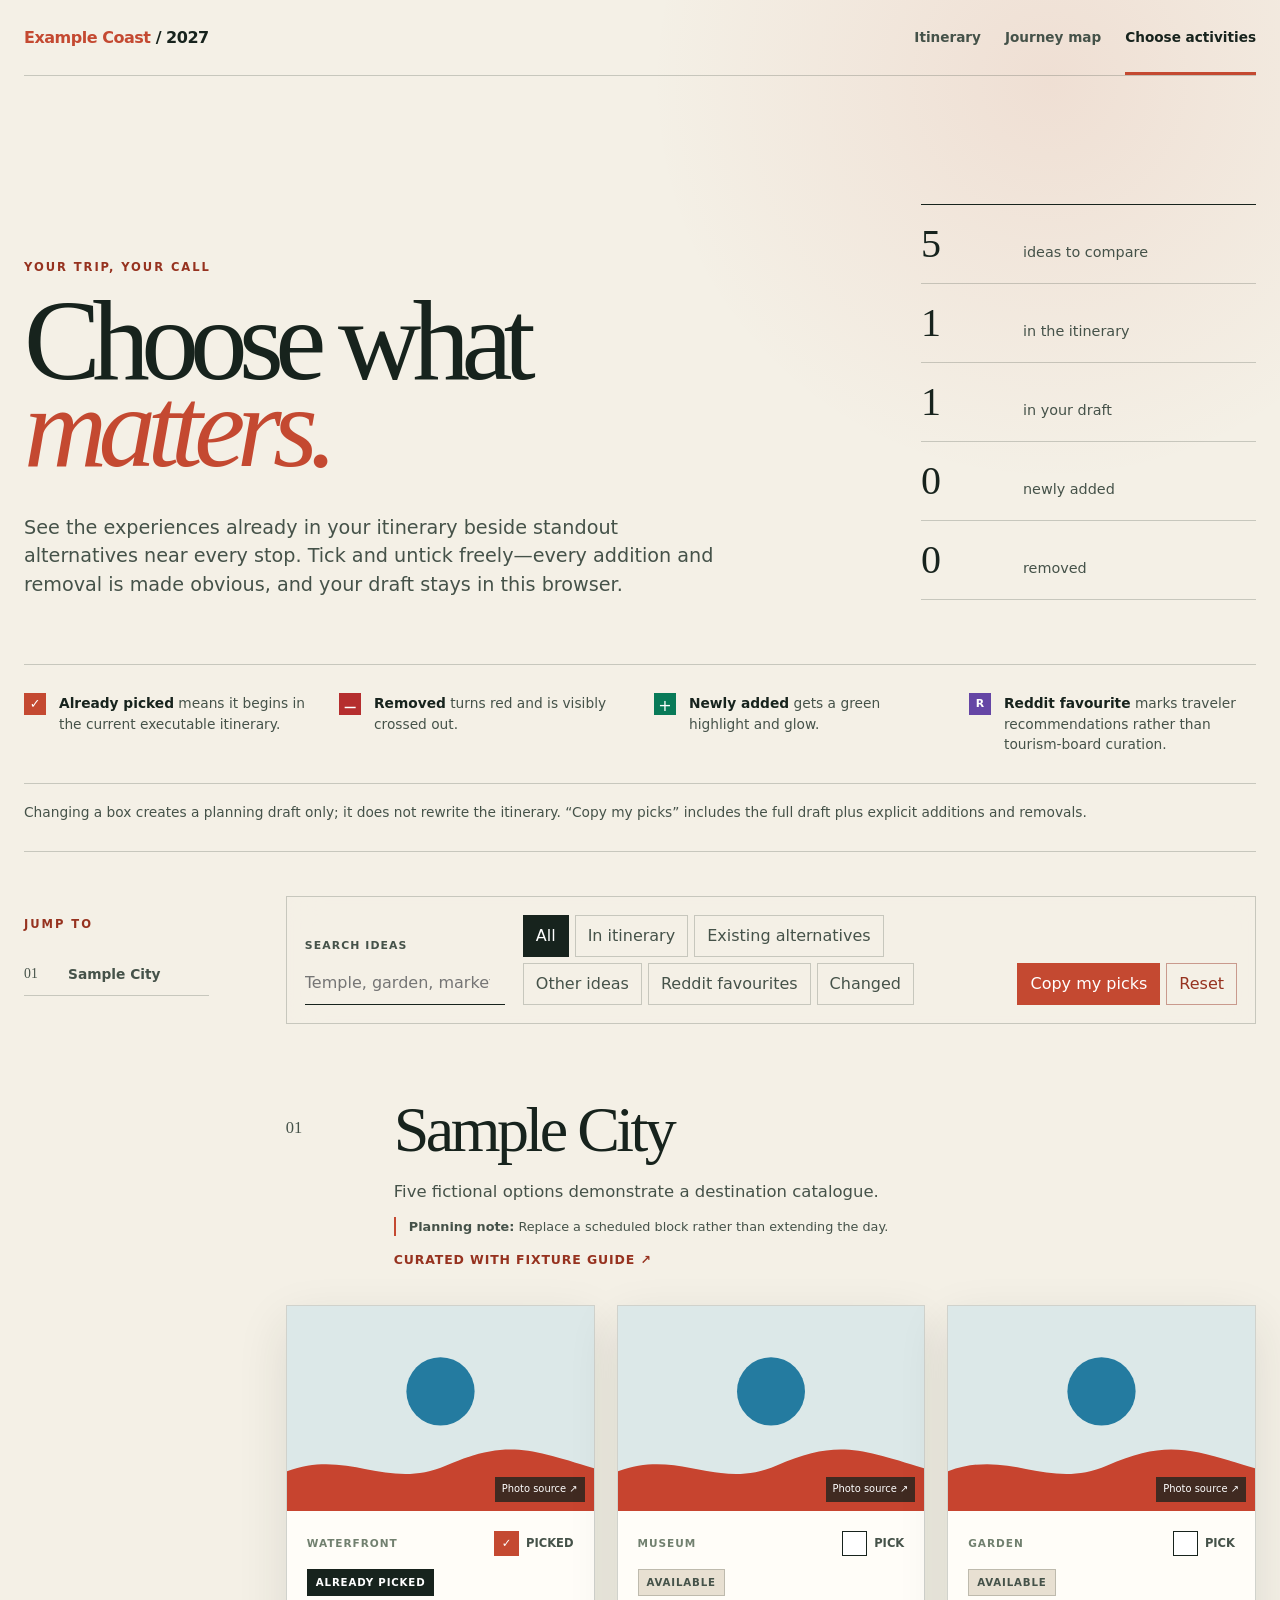
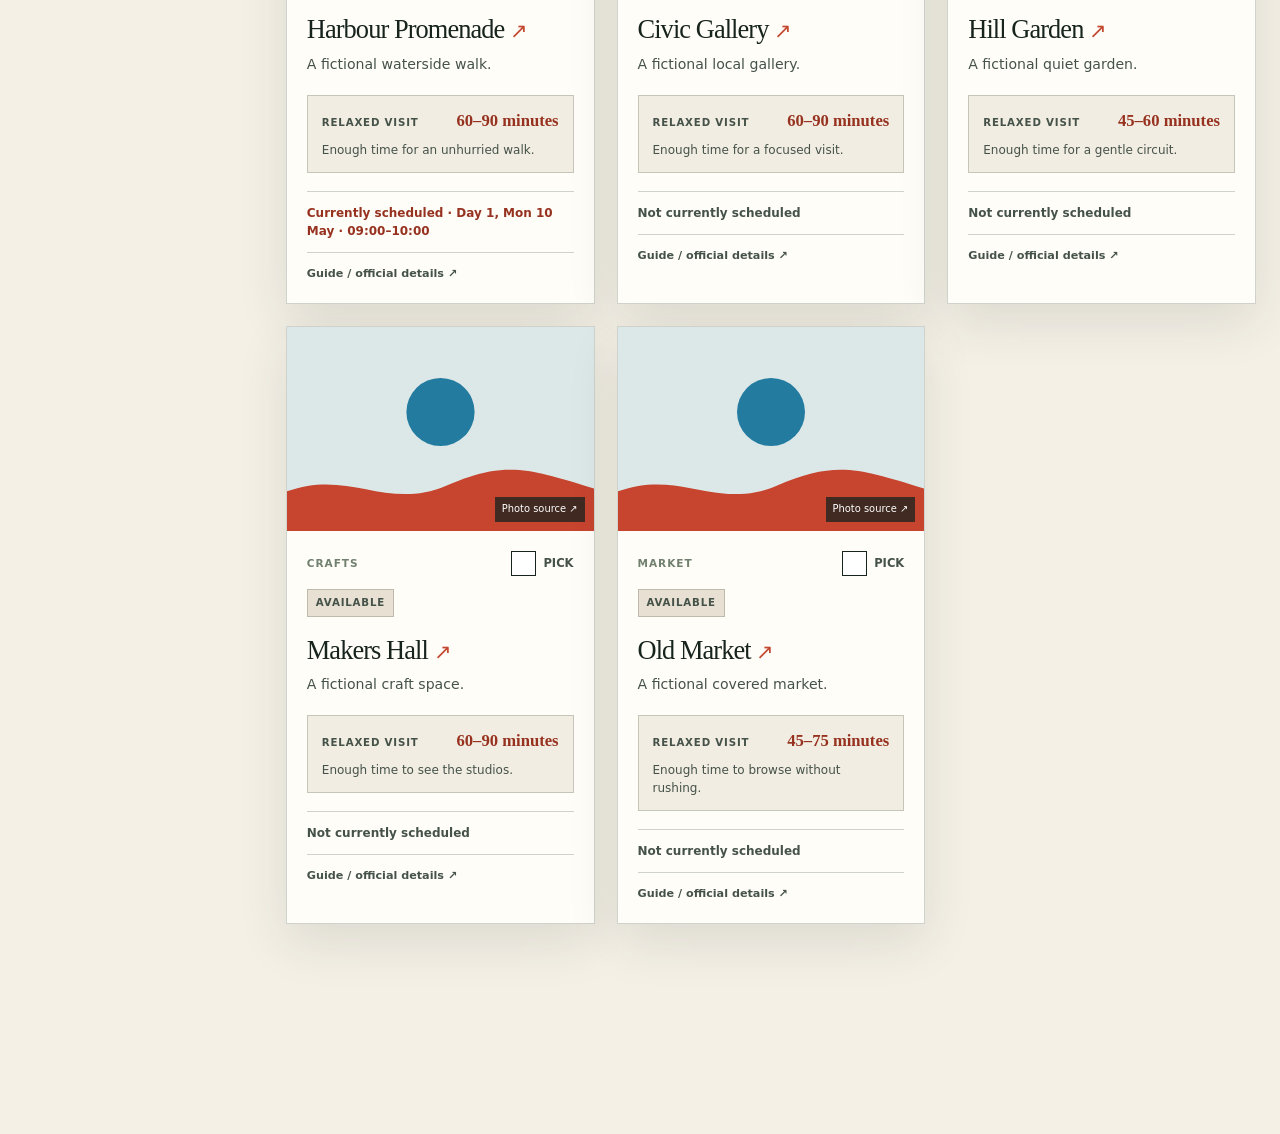
<file: test/fixtures/generic/activity-options.html>
<!DOCTYPE html>
<!-- GENERATED FILE: edit data/*.yaml or src/*, then run ruby bin/build. -->
<html lang="en-US">
<head>
<meta charset="utf-8"/>
<meta content="width=device-width, initial-scale=1" name="viewport"/>
<meta content="Compare activities for the example trip." name="description"/>
<meta content="Example Coast activity choices" property="og:title"/>
<meta content="Compare a small set of example activities." property="og:description"/>
<meta content="website" property="og:type"/>
<meta content="public/og.svg" property="og:image"/><meta content="summary_large_image" name="twitter:card"/>
<title>Choose Example Coast activities</title>
<style>
:root {
  --ink: #17231d;
  --ink-soft: #455249;
  --paper: #f4f0e6;
  --paper-deep: #e8e0d2;
  --card: #fffdf8;
  --vermilion: #c44931;
  --vermilion-dark: #96321f;
  --sage: #71806f;
  --added: #087a58;
  --added-soft: #dff8ec;
  --removed: #b52e2e;
  --removed-soft: #fff0ed;
  --community: #6546a5;
  --community-soft: #f0ebff;
  --line: rgba(23, 35, 29, 0.2);
  --shadow: 0 18px 48px rgba(38, 43, 35, 0.11);
}

* { box-sizing: border-box; }

html { scroll-behavior: smooth; }

body {
  margin: 0;
  color: var(--ink);
  background:
    radial-gradient(circle at 82% 3%, rgba(196, 73, 49, 0.1), transparent 25rem),
    var(--paper);
  font-family: Inter, ui-sans-serif, system-ui, -apple-system, BlinkMacSystemFont, "Segoe UI", sans-serif;
  line-height: 1.5;
}

a { color: inherit; }

button,
input { font: inherit; }

.skip-link {
  position: fixed;
  z-index: 50;
  top: 10px;
  left: 10px;
  padding: 10px 14px;
  color: white;
  background: var(--ink);
  transform: translateY(-160%);
}

.skip-link:focus { transform: translateY(0); }

:focus-visible {
  outline: 3px solid var(--vermilion);
  outline-offset: 3px;
}

.site-header {
  width: min(1480px, calc(100% - 48px));
  min-height: 76px;
  margin: 0 auto;
  display: flex;
  align-items: center;
  justify-content: space-between;
  gap: 24px;
  border-bottom: 1px solid var(--line);
}

.wordmark {
  font-weight: 800;
  letter-spacing: -0.03em;
  text-decoration: none;
}

.wordmark span { color: var(--vermilion); }

.site-header nav {
  display: flex;
  align-items: center;
  gap: 24px;
  font-size: 0.85rem;
  font-weight: 700;
}

.site-header nav a {
  padding: 27px 0 24px;
  color: var(--ink-soft);
  text-decoration: none;
  border-bottom: 3px solid transparent;
}

.site-header nav a[aria-current="page"] {
  color: var(--ink);
  border-bottom-color: var(--vermilion);
}

main {
  width: min(1480px, calc(100% - 48px));
  margin: 0 auto;
  padding-bottom: 100px;
}

.hero {
  min-height: 530px;
  display: grid;
  grid-template-columns: minmax(0, 1.4fr) minmax(300px, 0.6fr);
  gap: clamp(50px, 9vw, 160px);
  align-items: end;
  padding: clamp(70px, 10vw, 150px) 0 64px;
  border-bottom: 1px solid var(--line);
}

.eyebrow,
.explorer-nav > p {
  margin: 0 0 20px;
  color: var(--vermilion-dark);
  font-size: 0.72rem;
  font-weight: 800;
  letter-spacing: 0.17em;
  text-transform: uppercase;
}

.hero h1 {
  margin: 0;
  max-width: 900px;
  font-family: Georgia, "Times New Roman", serif;
  font-size: clamp(4rem, 9vw, 9rem);
  font-weight: 400;
  letter-spacing: -0.075em;
  line-height: 0.76;
}

.hero h1 em { color: var(--vermilion); font-weight: 400; }

.hero__lede {
  max-width: 690px;
  margin: 42px 0 0;
  color: var(--ink-soft);
  font-size: clamp(1rem, 1.5vw, 1.23rem);
}

.hero__summary {
  display: grid;
  border-top: 1px solid var(--ink);
}

.hero__summary div {
  display: grid;
  grid-template-columns: 90px 1fr;
  align-items: baseline;
  gap: 12px;
  padding: 19px 0;
  border-bottom: 1px solid var(--line);
}

.hero__summary strong {
  font-family: Georgia, "Times New Roman", serif;
  font-size: 2.5rem;
  font-weight: 400;
  line-height: 1;
}

.hero__summary span { color: var(--ink-soft); font-size: 0.9rem; }

.how-it-works {
  display: grid;
  grid-template-columns: repeat(4, minmax(0, 1fr));
  gap: 28px;
  padding: 28px 0;
  border-bottom: 1px solid var(--line);
}

.how-it-works > div { display: flex; gap: 13px; align-items: flex-start; }
.how-it-works p { margin: 0; color: var(--ink-soft); font-size: 0.86rem; }
.how-it-works strong { color: var(--ink); }
.how-it-works__note { grid-column: 1 / -1; padding: 18px 0 0; border-top: 1px solid var(--line); }

.legend-check,
.legend-removed,
.legend-added,
.legend-community {
  flex: 0 0 auto;
  width: 22px;
  height: 22px;
  display: inline-grid;
  place-items: center;
  border: 1px solid var(--ink);
}

.legend-check { color: white; background: var(--vermilion); border-color: var(--vermilion); font-size: 0.8rem; }
.legend-removed { color: white; background: var(--removed); border-color: var(--removed); font-size: 1.1rem; }
.legend-added { color: white; background: var(--added); border-color: var(--added); font-size: 1rem; }
.legend-community { color: white; background: var(--community); border-color: var(--community); font-size: 0.68rem; font-weight: 900; }

.explorer-shell {
  display: grid;
  grid-template-columns: 185px minmax(0, 1fr);
  gap: clamp(35px, 6vw, 90px);
  padding-top: 64px;
}

.explorer-nav {
  align-self: start;
  position: sticky;
  top: 24px;
  display: grid;
}

.explorer-nav a {
  display: grid;
  grid-template-columns: 34px 1fr;
  gap: 10px;
  padding: 11px 0;
  color: var(--ink-soft);
  font-size: 0.86rem;
  font-weight: 700;
  text-decoration: none;
  border-bottom: 1px solid var(--line);
}

.explorer-nav a:hover { color: var(--vermilion-dark); }
.explorer-nav a span { font-family: Georgia, serif; font-weight: 400; }

.toolbar {
  position: sticky;
  z-index: 8;
  top: 0;
  display: grid;
  grid-template-columns: minmax(200px, 1fr) auto auto;
  gap: 18px;
  align-items: end;
  margin: -20px 0 74px;
  padding: 18px;
  background: rgba(244, 240, 230, 0.94);
  border: 1px solid var(--line);
  backdrop-filter: blur(16px);
}

.search-control { display: grid; gap: 7px; }
.search-control span { color: var(--ink-soft); font-size: 0.68rem; font-weight: 800; letter-spacing: 0.1em; text-transform: uppercase; }
.search-control input { width: 100%; padding: 9px 0; color: var(--ink); background: transparent; border: 0; border-bottom: 1px solid var(--ink); }

.filter-control { display: flex; flex-wrap: wrap; gap: 6px; }
.filter-control button,
.copy-button,
.reset-button {
  min-height: 40px;
  padding: 8px 12px;
  color: var(--ink-soft);
  background: transparent;
  border: 1px solid var(--line);
  cursor: pointer;
}

.filter-control button[aria-pressed="true"] { color: white; background: var(--ink); border-color: var(--ink); }
.draft-actions { display: flex; gap: 6px; }
.copy-button { color: white; background: var(--vermilion); border-color: var(--vermilion); }
.reset-button { color: var(--vermilion-dark); border-color: rgba(150, 50, 31, 0.45); }

.destination {
  scroll-margin-top: 100px;
  padding: 0 0 110px;
}

.destination__header {
  display: grid;
  grid-template-columns: 80px minmax(0, 720px);
  gap: 28px;
  margin-bottom: 34px;
}

.destination__number {
  margin: 10px 0 0;
  font-family: Georgia, serif;
  font-size: 2rem;
  color: var(--vermilion);
}

.destination__header h2 {
  margin: 0;
  font-family: Georgia, "Times New Roman", serif;
  font-size: clamp(2.8rem, 5vw, 5.2rem);
  font-weight: 400;
  letter-spacing: -0.055em;
  line-height: 1;
}

.destination__header p { margin: 18px 0 11px; color: var(--ink-soft); font-size: 1.03rem; }
.destination__header .planning-note { margin-top: 13px; padding-left: 13px; color: var(--ink-soft); font-size: 0.8rem; border-left: 2px solid var(--vermilion); }
.destination__header a { color: var(--vermilion-dark); font-size: 0.78rem; font-weight: 800; text-decoration: none; text-transform: uppercase; letter-spacing: 0.07em; }

.activity-grid {
  display: grid;
  grid-template-columns: repeat(3, minmax(0, 1fr));
  gap: 22px;
}

.activity-card {
  position: relative;
  min-width: 0;
  overflow: hidden;
  background: var(--card);
  border: 1px solid var(--line);
  box-shadow: var(--shadow);
  transition: transform 180ms ease, opacity 180ms ease;
}

.activity-card:hover { transform: translateY(-3px); }
.activity-card[hidden] { display: none; }

.activity-card.is-community:not([data-change="added"]):not([data-change="removed"]) {
  border-color: rgba(101, 70, 165, 0.62);
  box-shadow: 0 18px 48px rgba(72, 48, 125, 0.16), inset 0 5px 0 var(--community);
}

.activity-card[data-change="added"] {
  background: linear-gradient(145deg, var(--added-soft), var(--card) 45%);
  border: 2px solid var(--added);
  box-shadow: 0 0 0 5px rgba(8, 122, 88, 0.12), 0 22px 55px rgba(8, 122, 88, 0.24);
  animation: added-pulse 900ms ease-out 1;
}

.activity-card[data-change="removed"] {
  color: #6d2525;
  background: var(--removed-soft);
  border: 2px solid var(--removed);
  box-shadow: 0 18px 42px rgba(181, 46, 46, 0.18);
}

.activity-card[data-change="removed"]::before,
.activity-card[data-change="removed"]::after {
  content: "";
  position: absolute;
  z-index: 6;
  top: 48%;
  left: -7%;
  width: 114%;
  height: 4px;
  pointer-events: none;
  background: rgba(181, 46, 46, 0.8);
  box-shadow: 0 1px 0 rgba(255, 255, 255, 0.7);
  transform: rotate(-9deg);
}

.activity-card[data-change="removed"]::after { transform: rotate(9deg); }
.activity-card[data-change="removed"] .activity-card__media img { filter: grayscale(1); opacity: 0.52; }
.activity-card[data-change="removed"] h3 a,
.activity-card[data-change="removed"] .activity-card__description { text-decoration: line-through; text-decoration-thickness: 2px; }

@keyframes added-pulse {
  0% { box-shadow: 0 0 0 0 rgba(8, 122, 88, 0.5), 0 22px 55px rgba(8, 122, 88, 0.24); }
  100% { box-shadow: 0 0 0 12px rgba(8, 122, 88, 0), 0 22px 55px rgba(8, 122, 88, 0.24); }
}

.activity-card__media {
  position: relative;
  aspect-ratio: 3 / 2;
  margin: 0;
  overflow: hidden;
  background: var(--paper-deep);
}

.activity-card__media img { width: 100%; height: 100%; display: block; object-fit: cover; transition: transform 500ms ease; }
.activity-card:hover .activity-card__media img { transform: scale(1.025); }
.activity-card__media > a { position: absolute; right: 9px; bottom: 9px; padding: 5px 7px; color: white; background: rgba(23, 35, 29, 0.76); font-size: 0.62rem; text-decoration: none; }
.community-ribbon { position: absolute; top: 11px; left: 11px; padding: 7px 9px; color: white; background: var(--community); box-shadow: 0 5px 16px rgba(31, 20, 57, 0.28); font-size: 0.66rem; font-weight: 850; letter-spacing: 0.05em; text-transform: uppercase; }

.activity-card__body { display: flex; min-height: 320px; flex-direction: column; padding: 20px; }
.activity-card__topline { display: flex; align-items: center; justify-content: space-between; gap: 12px; }
.category { color: var(--sage); font-size: 0.66rem; font-weight: 800; letter-spacing: 0.09em; text-transform: uppercase; }

.change-status {
  align-self: flex-start;
  margin: 13px 0 0;
  padding: 5px 8px;
  color: var(--ink-soft);
  background: var(--paper-deep);
  border: 1px solid var(--line);
  font-size: 0.64rem;
  font-weight: 900;
  letter-spacing: 0.08em;
  text-transform: uppercase;
}

.activity-card[data-change="already-picked"] .change-status { color: white; background: var(--ink); border-color: var(--ink); }
.activity-card[data-change="added"] .change-status { color: white; background: var(--added); border-color: var(--added); }
.activity-card[data-change="removed"] .change-status { color: white; background: var(--removed); border-color: var(--removed); }

.pick-control { cursor: pointer; }
.pick-control > input { position: absolute; opacity: 0; pointer-events: none; }
.pick-control > span { display: flex; align-items: center; gap: 7px; color: var(--ink-soft); font-size: 0.72rem; font-weight: 800; text-transform: uppercase; }
.pick-control__box { width: 25px; height: 25px; display: inline-grid; place-items: center; border: 1px solid var(--ink); background: white; }
.pick-control > input:checked + span .pick-control__box { color: white; background: var(--vermilion); border-color: var(--vermilion); }
.pick-control > input:checked + span .pick-control__box::after { content: "✓"; }
.pick-control > input:focus-visible + span .pick-control__box { outline: 3px solid var(--vermilion); outline-offset: 3px; }

.activity-card h3 { margin: 19px 0 10px; font-family: Georgia, "Times New Roman", serif; font-size: 1.65rem; font-weight: 400; letter-spacing: -0.035em; line-height: 1.08; }
.activity-card h3 a { text-decoration: none; }
.activity-card h3 a:hover { color: var(--vermilion-dark); }
.activity-card h3 span { color: var(--vermilion); font-family: Inter, sans-serif; font-size: 0.8em; }
.activity-card__description { margin: 0 0 20px; color: var(--ink-soft); font-size: 0.88rem; }

.duration-guidance {
  margin: 0 0 18px;
  padding: 13px 14px;
  background: rgba(232, 224, 210, 0.55);
  border: 1px solid var(--line);
}

.duration-guidance__heading { display: flex; align-items: baseline; justify-content: space-between; gap: 12px; margin: 0 0 7px; }
.duration-guidance__heading span { color: var(--ink-soft); font-size: 0.64rem; font-weight: 850; letter-spacing: 0.08em; text-transform: uppercase; }
.duration-guidance__heading strong { color: var(--vermilion-dark); font-family: Georgia, "Times New Roman", serif; font-size: 1.04rem; font-weight: 600; text-align: right; }
.duration-guidance > p:last-child { margin: 0; color: var(--ink-soft); font-size: 0.75rem; }
.activity-card[data-change="added"] .duration-guidance { background: rgba(223, 248, 236, 0.72); border-color: rgba(8, 122, 88, 0.35); }
.activity-card[data-change="removed"] .duration-guidance { background: rgba(255, 255, 255, 0.48); border-color: rgba(181, 46, 46, 0.35); }

.community-proof {
  margin: 0 0 18px;
  padding: 13px 14px;
  color: #3e2b66;
  background: var(--community-soft);
  border-left: 4px solid var(--community);
}

.community-proof p { margin: 0; font-size: 0.75rem; }
.community-proof strong { color: var(--community); }
.community-proof a { display: inline-block; margin-top: 8px; color: var(--community); font-size: 0.68rem; font-weight: 850; text-decoration: none; text-transform: uppercase; letter-spacing: 0.05em; }
.community-proof a:hover { text-decoration: underline; }

.schedule-note { margin-top: auto; padding: 12px 0; border-top: 1px solid var(--line); border-bottom: 1px solid var(--line); }
.schedule-note p { margin: 0; font-size: 0.75rem; font-weight: 750; }
.schedule-note p + p { margin-top: 6px; }
.schedule-note--selected { color: var(--vermilion-dark); }
.schedule-note--alternative { color: #6d5a21; }
.schedule-note--unscheduled { color: var(--ink-soft); }
.option-note { margin: 12px 0 0; color: #6d5a21; font-size: 0.73rem; }
.recommendation-link { display: inline-block; margin-top: 13px; color: var(--ink-soft); font-size: 0.7rem; font-weight: 700; text-decoration: none; }
.recommendation-link:hover { color: var(--vermilion-dark); }

.empty-state,
.no-results { padding: 28px; color: var(--ink-soft); border: 1px dashed var(--line); text-align: center; }

.toast { position: fixed; right: 22px; bottom: 22px; z-index: 20; padding: 13px 17px; color: white; background: var(--ink); box-shadow: var(--shadow); font-size: 0.84rem; }

@media (max-width: 1120px) {
  .activity-grid { grid-template-columns: repeat(2, minmax(0, 1fr)); }
  .toolbar { grid-template-columns: 1fr; }
  .filter-control { order: 2; }
  .draft-actions { justify-self: start; }
}

@media (max-width: 760px) {
  .site-header,
  main { width: min(100% - 28px, 1480px); }
  .site-header { align-items: flex-start; flex-direction: column; padding: 18px 0 0; }
  .site-header nav { width: 100%; gap: 18px; overflow-x: auto; }
  .site-header nav a { flex: 0 0 auto; padding: 12px 0 14px; }
  .hero { min-height: auto; grid-template-columns: 1fr; gap: 60px; padding: 80px 0 45px; }
  .hero h1 { font-size: clamp(4rem, 21vw, 7rem); }
  .how-it-works { grid-template-columns: 1fr; }
  .how-it-works__note { grid-column: auto; padding: 18px 0 0; border-top: 1px solid var(--line); }
  .explorer-shell { grid-template-columns: 1fr; padding-top: 30px; }
  .explorer-nav { position: static; grid-template-columns: repeat(2, minmax(0, 1fr)); }
  .explorer-nav > p { grid-column: 1 / -1; }
  .toolbar { top: 0; margin: 12px 0 64px; }
  .destination__header { grid-template-columns: 45px minmax(0, 1fr); gap: 10px; }
  .activity-grid { grid-template-columns: 1fr; }
}

@media (prefers-reduced-motion: reduce) {
  html { scroll-behavior: auto; }
  *, *::before, *::after { animation-duration: 0.01ms !important; transition-duration: 0.01ms !important; }
}

</style>
</head>
<body>
<a class="skip-link" href="#options">Skip to activity options</a>
<header class="site-header">
  <a class="wordmark" href="index.html"><span>Example Coast</span> / 2027</a>
  <nav aria-label="Trip pages">
    <a href="index.html">Itinerary</a>
    <a href="journey-map.html">Journey map</a>
    <a aria-current="page" href="activity-options.html">Choose activities</a>
  </nav>
</header>
<main>
  <section class="hero">
    <div class="hero__copy">
      <p class="eyebrow">Your trip, your call</p>
      <h1>Choose what<br/><em>matters.</em></h1>
      <p class="hero__lede">See the experiences already in your itinerary beside standout alternatives near every stop. Tick and untick freely—every addition and removal is made obvious, and your draft stays in this browser.</p>
    </div>
    <div class="hero__summary" aria-label="Selection summary">
      <div><strong data-total-count="">5</strong><span>ideas to compare</span></div>
      <div><strong data-itinerary-count="">1</strong><span>in the itinerary</span></div>
      <div><strong data-draft-count="">1</strong><span>in your draft</span></div>
      <div><strong data-added-count="">0</strong><span>newly added</span></div>
      <div><strong data-removed-count="">0</strong><span>removed</span></div>
    </div>
  </section>

  <section class="how-it-works" aria-label="How selections work">
    <div><span class="legend-check" aria-hidden="true">✓</span><p><strong>Already picked</strong> means it begins in the current executable itinerary.</p></div>
    <div><span class="legend-removed" aria-hidden="true">−</span><p><strong>Removed</strong> turns red and is visibly crossed out.</p></div>
    <div><span class="legend-added" aria-hidden="true">+</span><p><strong>Newly added</strong> gets a green highlight and glow.</p></div>
    <div><span class="legend-community" aria-hidden="true">R</span><p><strong>Reddit favourite</strong> marks traveler recommendations rather than tourism-board curation.</p></div>
    <p class="how-it-works__note">Changing a box creates a planning draft only; it does not rewrite the itinerary. “Copy my picks” includes the full draft plus explicit additions and removals.</p>
  </section>

  <div class="explorer-shell">
    <aside class="explorer-nav" aria-label="Locations">
      <p>Jump to</p>
            <a href="#sample-city"><span>01</span>Sample City</a>
          </aside>

    <div class="explorer-main">
      <section class="toolbar" aria-label="Activity controls">
        <label class="search-control">
          <span>Search ideas</span>
          <input autocomplete="off" data-search="" placeholder="Temple, garden, market…" type="search"/>
        </label>
        <div class="filter-control" aria-label="Filter activity options">
          <button aria-pressed="true" data-filter="all" type="button">All</button>
          <button aria-pressed="false" data-filter="selected" type="button">In itinerary</button>
          <button aria-pressed="false" data-filter="alternative" type="button">Existing alternatives</button>
          <button aria-pressed="false" data-filter="unscheduled" type="button">Other ideas</button>
          <button aria-pressed="false" data-filter="community" type="button">Reddit favourites</button>
          <button aria-pressed="false" data-filter="changed" type="button">Changed</button>
        </div>
        <div class="draft-actions"><button class="copy-button" data-copy="" type="button">Copy my picks</button><button class="reset-button" data-reset="" type="button">Reset</button></div>
      </section>

      <div id="options">
                        <section class="destination" id="sample-city">
          <header class="destination__header">
            <p class="destination__number">01</p>
            <div>
              <h2>Sample City</h2>
              <p>Five fictional options demonstrate a destination catalogue.</p>
              <p class="planning-note"><strong>Planning note:</strong> Replace a scheduled block rather than extending the day.</p>
              <a href="https://example.com/guide" rel="noopener noreferrer" target="_blank">Curated with Fixture guide ↗</a>
            </div>
          </header>

          <div class="activity-grid">
                                                                        <article class="activity-card" data-card="" data-change="already-picked" data-community="false" data-destination="Sample City" data-label="Harbour Promenade" data-name="harbour promenade waterfront a fictional waterside walk." data-state="selected">
              <figure class="activity-card__media">
                <img alt="Harbour Promenade in Sample City" decoding="async" height="720" loading="eager" src="assets/activity-options/placeholder.svg" width="1080"/>
                                <a href="https://example.com/photo-source" rel="noopener noreferrer" target="_blank">Photo source ↗</a>
              </figure>
              <div class="activity-card__body">
                <div class="activity-card__topline">
                  <span class="category">Waterfront</span>
                  <label class="pick-control">
                    <input checked="checked" aria-label="Pick Harbour Promenade" data-default="true" type="checkbox" value="option-one"/>
                    <span><span class="pick-control__box" aria-hidden="true"></span><span class="pick-control__label">Pick</span></span>
                  </label>
                </div>
                <p class="change-status" data-change-status="">Already picked</p>
                <h3><a href="https://www.google.com/search?q=Harbour+Promenade+Sample+City+Example+Coast" rel="noopener noreferrer" target="_blank">Harbour Promenade <span aria-hidden="true">↗</span></a></h3>
                <p class="activity-card__description">A fictional waterside walk.</p>
                <section class="duration-guidance" aria-label="Recommended relaxed visit duration">
                  <p class="duration-guidance__heading"><span>Relaxed visit</span><strong>60–90 minutes</strong></p>
                  <p>Enough time for an unhurried walk.</p>
                </section>
                                <div class="schedule-note schedule-note--selected">
                                      <p>Currently scheduled · Day 1, Mon 10 May · 09:00–10:00</p>                                  </div>
                                <a class="recommendation-link" href="https://example.com/one" rel="noopener noreferrer" target="_blank">Guide / official details ↗</a>
              </div>
            </article>
                                                                        <article class="activity-card" data-card="" data-change="available" data-community="false" data-destination="Sample City" data-label="Civic Gallery" data-name="civic gallery museum a fictional local gallery." data-state="unscheduled">
              <figure class="activity-card__media">
                <img alt="Civic Gallery in Sample City" decoding="async" height="720" loading="eager" src="assets/activity-options/placeholder.svg" width="1080"/>
                                <a href="https://example.com/photo-source" rel="noopener noreferrer" target="_blank">Photo source ↗</a>
              </figure>
              <div class="activity-card__body">
                <div class="activity-card__topline">
                  <span class="category">Museum</span>
                  <label class="pick-control">
                    <input  aria-label="Pick Civic Gallery" data-default="false" type="checkbox" value="option-two"/>
                    <span><span class="pick-control__box" aria-hidden="true"></span><span class="pick-control__label">Pick</span></span>
                  </label>
                </div>
                <p class="change-status" data-change-status="">Available</p>
                <h3><a href="https://www.google.com/search?q=Civic+Gallery+Sample+City+Example+Coast" rel="noopener noreferrer" target="_blank">Civic Gallery <span aria-hidden="true">↗</span></a></h3>
                <p class="activity-card__description">A fictional local gallery.</p>
                <section class="duration-guidance" aria-label="Recommended relaxed visit duration">
                  <p class="duration-guidance__heading"><span>Relaxed visit</span><strong>60–90 minutes</strong></p>
                  <p>Enough time for a focused visit.</p>
                </section>
                                <div class="schedule-note schedule-note--unscheduled">
                                      <p>Not currently scheduled</p>
                                  </div>
                                <a class="recommendation-link" href="https://example.com/two" rel="noopener noreferrer" target="_blank">Guide / official details ↗</a>
              </div>
            </article>
                                                                        <article class="activity-card" data-card="" data-change="available" data-community="false" data-destination="Sample City" data-label="Hill Garden" data-name="hill garden garden a fictional quiet garden." data-state="unscheduled">
              <figure class="activity-card__media">
                <img alt="Hill Garden in Sample City" decoding="async" height="720" loading="lazy" src="assets/activity-options/placeholder.svg" width="1080"/>
                                <a href="https://example.com/photo-source" rel="noopener noreferrer" target="_blank">Photo source ↗</a>
              </figure>
              <div class="activity-card__body">
                <div class="activity-card__topline">
                  <span class="category">Garden</span>
                  <label class="pick-control">
                    <input  aria-label="Pick Hill Garden" data-default="false" type="checkbox" value="option-three"/>
                    <span><span class="pick-control__box" aria-hidden="true"></span><span class="pick-control__label">Pick</span></span>
                  </label>
                </div>
                <p class="change-status" data-change-status="">Available</p>
                <h3><a href="https://www.google.com/search?q=Hill+Garden+Sample+City+Example+Coast" rel="noopener noreferrer" target="_blank">Hill Garden <span aria-hidden="true">↗</span></a></h3>
                <p class="activity-card__description">A fictional quiet garden.</p>
                <section class="duration-guidance" aria-label="Recommended relaxed visit duration">
                  <p class="duration-guidance__heading"><span>Relaxed visit</span><strong>45–60 minutes</strong></p>
                  <p>Enough time for a gentle circuit.</p>
                </section>
                                <div class="schedule-note schedule-note--unscheduled">
                                      <p>Not currently scheduled</p>
                                  </div>
                                <a class="recommendation-link" href="https://example.com/three" rel="noopener noreferrer" target="_blank">Guide / official details ↗</a>
              </div>
            </article>
                                                                        <article class="activity-card" data-card="" data-change="available" data-community="false" data-destination="Sample City" data-label="Makers Hall" data-name="makers hall crafts a fictional craft space." data-state="unscheduled">
              <figure class="activity-card__media">
                <img alt="Makers Hall in Sample City" decoding="async" height="720" loading="lazy" src="assets/activity-options/placeholder.svg" width="1080"/>
                                <a href="https://example.com/photo-source" rel="noopener noreferrer" target="_blank">Photo source ↗</a>
              </figure>
              <div class="activity-card__body">
                <div class="activity-card__topline">
                  <span class="category">Crafts</span>
                  <label class="pick-control">
                    <input  aria-label="Pick Makers Hall" data-default="false" type="checkbox" value="option-four"/>
                    <span><span class="pick-control__box" aria-hidden="true"></span><span class="pick-control__label">Pick</span></span>
                  </label>
                </div>
                <p class="change-status" data-change-status="">Available</p>
                <h3><a href="https://www.google.com/search?q=Makers+Hall+Sample+City+Example+Coast" rel="noopener noreferrer" target="_blank">Makers Hall <span aria-hidden="true">↗</span></a></h3>
                <p class="activity-card__description">A fictional craft space.</p>
                <section class="duration-guidance" aria-label="Recommended relaxed visit duration">
                  <p class="duration-guidance__heading"><span>Relaxed visit</span><strong>60–90 minutes</strong></p>
                  <p>Enough time to see the studios.</p>
                </section>
                                <div class="schedule-note schedule-note--unscheduled">
                                      <p>Not currently scheduled</p>
                                  </div>
                                <a class="recommendation-link" href="https://example.com/four" rel="noopener noreferrer" target="_blank">Guide / official details ↗</a>
              </div>
            </article>
                                                                        <article class="activity-card" data-card="" data-change="available" data-community="false" data-destination="Sample City" data-label="Old Market" data-name="old market market a fictional covered market." data-state="unscheduled">
              <figure class="activity-card__media">
                <img alt="Old Market in Sample City" decoding="async" height="720" loading="lazy" src="assets/activity-options/placeholder.svg" width="1080"/>
                                <a href="https://example.com/photo-source" rel="noopener noreferrer" target="_blank">Photo source ↗</a>
              </figure>
              <div class="activity-card__body">
                <div class="activity-card__topline">
                  <span class="category">Market</span>
                  <label class="pick-control">
                    <input  aria-label="Pick Old Market" data-default="false" type="checkbox" value="option-five"/>
                    <span><span class="pick-control__box" aria-hidden="true"></span><span class="pick-control__label">Pick</span></span>
                  </label>
                </div>
                <p class="change-status" data-change-status="">Available</p>
                <h3><a href="https://www.google.com/search?q=Old+Market+Sample+City+Example+Coast" rel="noopener noreferrer" target="_blank">Old Market <span aria-hidden="true">↗</span></a></h3>
                <p class="activity-card__description">A fictional covered market.</p>
                <section class="duration-guidance" aria-label="Recommended relaxed visit duration">
                  <p class="duration-guidance__heading"><span>Relaxed visit</span><strong>45–75 minutes</strong></p>
                  <p>Enough time to browse without rushing.</p>
                </section>
                                <div class="schedule-note schedule-note--unscheduled">
                                      <p>Not currently scheduled</p>
                                  </div>
                                <a class="recommendation-link" href="https://example.com/five" rel="noopener noreferrer" target="_blank">Guide / official details ↗</a>
              </div>
            </article>
                      </div>
          <p class="empty-state" data-empty="" hidden="hidden">No ideas in this location match the current filters.</p>
        </section>
              </div>
    </div>
  </div>
  <p class="no-results" data-no-results="" hidden="hidden">No activities match that search and filter.</p>
</main>
<div aria-live="polite" class="toast" data-toast="" hidden="hidden"></div>
<script id="activity-config" type="application/json">{"storage_key":"example-coast-2027-activity-draft-v1","export_title":"Example Coast 2027 — activity draft","export_filename":"example-coast-2027-activity-draft.txt"}</script>
<script>
(() => {
  const config = JSON.parse(document.getElementById('activity-config').textContent);
  const storageKey = config.storage_key;
  const cards = [...document.querySelectorAll('[data-card]')];
  const checkboxes = cards.map((card) => card.querySelector('input[type="checkbox"]'));
  const filterButtons = [...document.querySelectorAll('[data-filter]')];
  const search = document.querySelector('[data-search]');
  const draftCount = document.querySelector('[data-draft-count]');
  const addedCount = document.querySelector('[data-added-count]');
  const removedCount = document.querySelector('[data-removed-count]');
  const noResults = document.querySelector('[data-no-results]');
  const toast = document.querySelector('[data-toast]');
  let activeFilter = 'all';

  const defaults = Object.fromEntries(checkboxes.map((box) => [box.value, box.dataset.default === 'true']));

  const changeState = (box) => {
    if (defaults[box.value] && box.checked) return 'already-picked';
    if (defaults[box.value] && !box.checked) return 'removed';
    if (!defaults[box.value] && box.checked) return 'added';
    return 'available';
  };

  const announce = (message) => {
    toast.textContent = message;
    toast.hidden = false;
    window.clearTimeout(announce.timer);
    announce.timer = window.setTimeout(() => { toast.hidden = true; }, 1800);
  };

  const save = () => {
    try {
      localStorage.setItem(storageKey, JSON.stringify(Object.fromEntries(checkboxes.map((box) => [box.value, box.checked]))));
    } catch (_) {
      // The page remains fully usable when browser storage is unavailable.
    }
  };

  const restore = () => {
    try {
      const saved = JSON.parse(localStorage.getItem(storageKey));
      if (!saved || typeof saved !== 'object') return;
      checkboxes.forEach((box) => {
        if (typeof saved[box.value] === 'boolean') box.checked = saved[box.value];
      });
    } catch (_) {
      // Ignore malformed or unavailable local browser data.
    }
  };

  const refreshCount = () => {
    draftCount.textContent = String(checkboxes.filter((box) => box.checked).length);
    addedCount.textContent = String(checkboxes.filter((box) => changeState(box) === 'added').length);
    removedCount.textContent = String(checkboxes.filter((box) => changeState(box) === 'removed').length);
    checkboxes.forEach((box) => {
      const card = box.closest('[data-card]');
      const state = changeState(box);
      const labels = {
        'already-picked': 'Already picked',
        removed: 'Removed',
        added: 'Newly added',
        available: 'Available'
      };
      const controlLabels = {
        'already-picked': 'Picked',
        removed: 'Restore',
        added: 'Added',
        available: 'Pick'
      };
      card.dataset.change = state;
      card.classList.toggle('is-draft-selected', box.checked);
      card.querySelector('[data-change-status]').textContent = labels[state];
      box.nextElementSibling.querySelector('.pick-control__label').textContent = controlLabels[state];
    });
  };

  const applyFilters = () => {
    const query = search.value.trim().toLowerCase();
    let visibleCount = 0;
    document.querySelectorAll('.destination').forEach((destination) => {
      let destinationCount = 0;
      destination.querySelectorAll('[data-card]').forEach((card) => {
        const stateMatches = activeFilter === 'all' ||
          card.dataset.state === activeFilter ||
          (activeFilter === 'community' && card.dataset.community === 'true') ||
          (activeFilter === 'changed' && ['added', 'removed'].includes(card.dataset.change));
        const textMatches = !query || card.dataset.name.includes(query);
        card.hidden = !(stateMatches && textMatches);
        if (!card.hidden) {
          destinationCount += 1;
          visibleCount += 1;
        }
      });
      destination.querySelector('[data-empty]').hidden = destinationCount !== 0;
    });
    noResults.hidden = visibleCount !== 0;
  };

  restore();
  refreshCount();
  applyFilters();

  checkboxes.forEach((box) => box.addEventListener('change', () => {
    save();
    refreshCount();
    applyFilters();
    const state = changeState(box);
    const label = box.closest('[data-card]').dataset.label;
    if (state === 'added') announce(`Added ${label}`);
    if (state === 'removed') announce(`Removed ${label}`);
    if (state === 'already-picked') announce(`Restored ${label}`);
    if (state === 'available') announce(`Undid addition of ${label}`);
  }));

  filterButtons.forEach((button) => button.addEventListener('click', () => {
    activeFilter = button.dataset.filter;
    filterButtons.forEach((candidate) => candidate.setAttribute('aria-pressed', String(candidate === button)));
    applyFilters();
  }));

  search.addEventListener('input', applyFilters);

  document.querySelector('[data-reset]').addEventListener('click', () => {
    checkboxes.forEach((box) => { box.checked = defaults[box.value]; });
    save();
    refreshCount();
    applyFilters();
    announce('Reset to the current itinerary');
  });

  document.querySelector('[data-copy]').addEventListener('click', async () => {
    const groupCards = (selectedCards) => {
      const grouped = new Map();
      selectedCards.forEach((card) => {
        if (!grouped.has(card.dataset.destination)) grouped.set(card.dataset.destination, []);
        grouped.get(card.dataset.destination).push(card.dataset.label);
      });
      return grouped;
    };
    const appendGroups = (lines, title, selectedCards, marker) => {
      lines.push(`${title} (${selectedCards.length})`);
      if (!selectedCards.length) {
        lines.push('- None', '');
        return;
      }
      groupCards(selectedCards).forEach((labels, destination) => {
        lines.push(destination, ...labels.map((label) => `${marker} ${label}`), '');
      });
    };
    const added = cards.filter((card) => card.dataset.change === 'added');
    const removed = cards.filter((card) => card.dataset.change === 'removed');
    const picked = cards.filter((card) => card.querySelector('input[type="checkbox"]').checked);
    const lines = [config.export_title, '', 'CHANGES FROM CURRENT ITINERARY', ''];
    appendGroups(lines, 'ADDED', added, '+');
    appendGroups(lines, 'REMOVED', removed, '−');
    appendGroups(lines, 'CURRENT DRAFT', picked, '-');
    const output = lines.join('\n').trim();
    try {
      await navigator.clipboard.writeText(output);
      announce(`Copied ${added.length} added · ${removed.length} removed`);
    } catch (_) {
      const link = document.createElement('a');
      link.href = URL.createObjectURL(new Blob([output], { type: 'text/plain' }));
      link.download = config.export_filename;
      link.click();
      URL.revokeObjectURL(link.href);
      announce('Downloaded your picks');
    }
  });
})();

</script>
</body>
</html>
</file>
